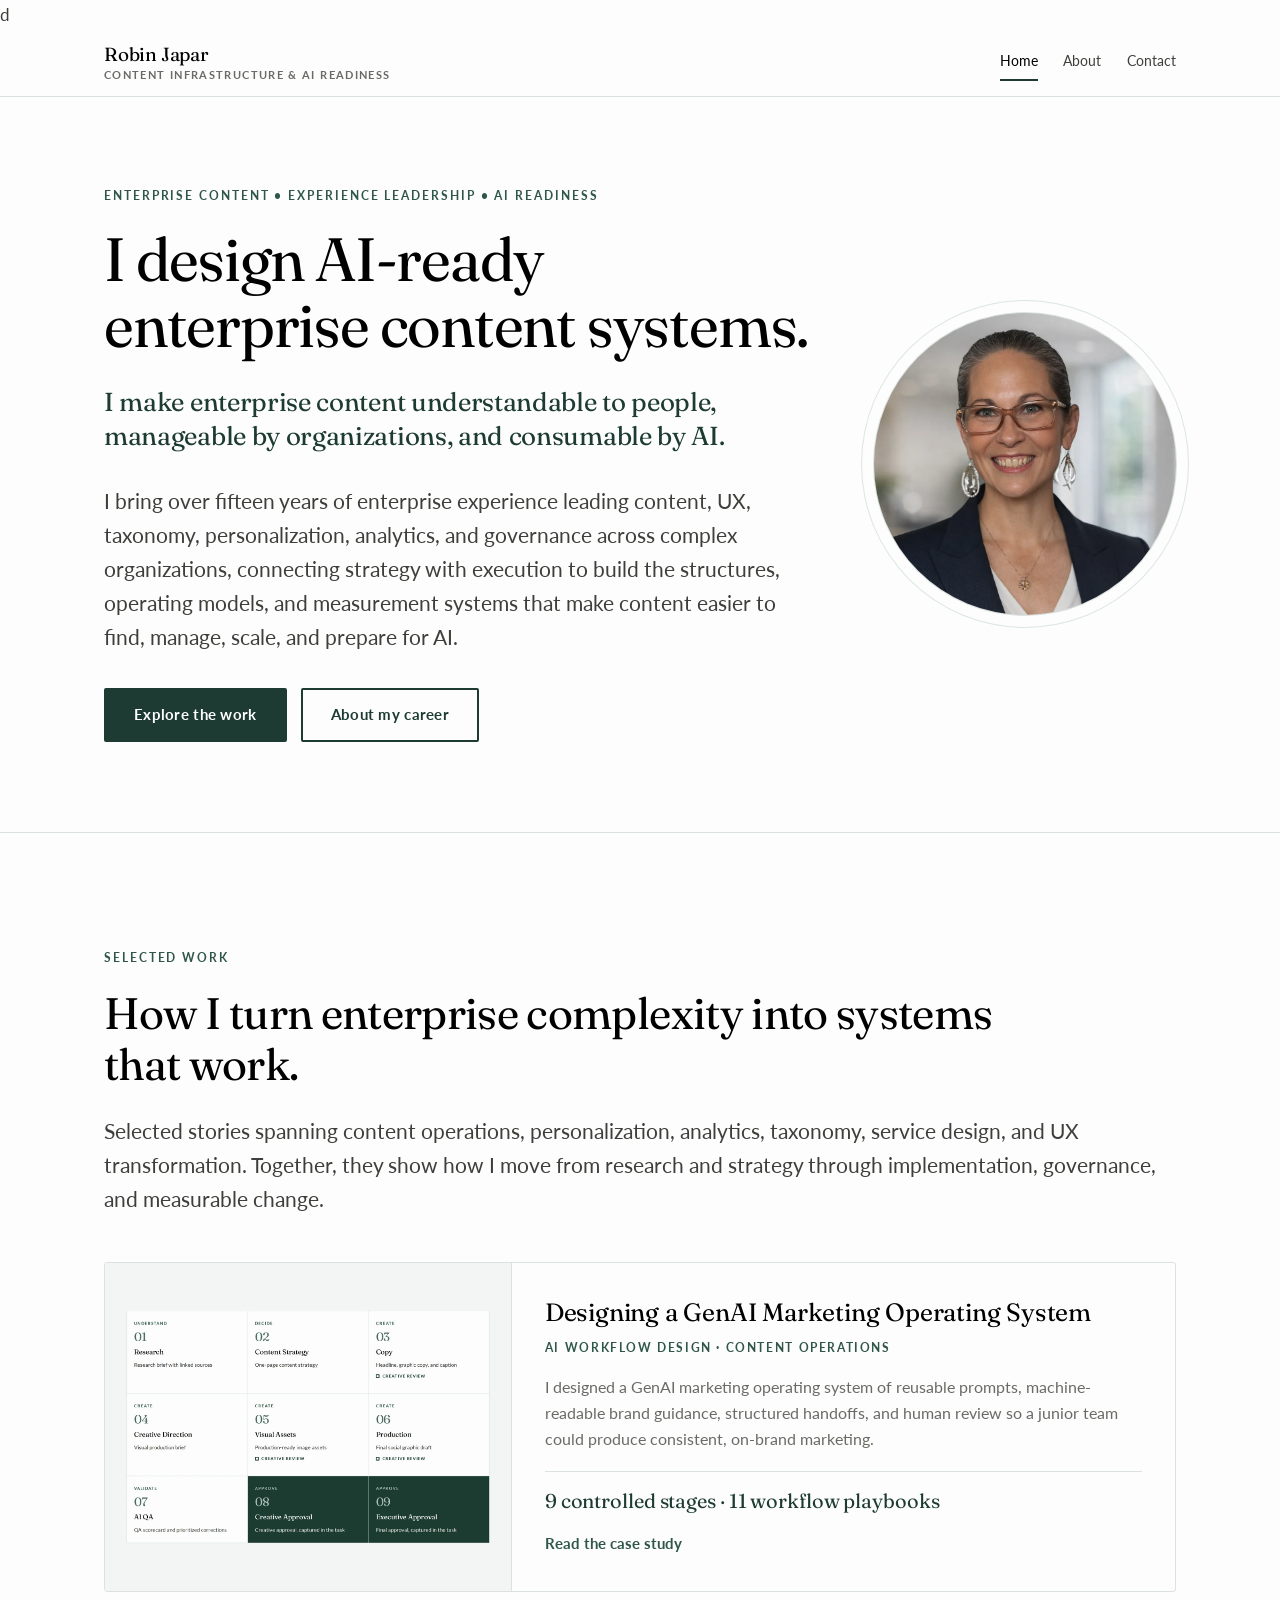
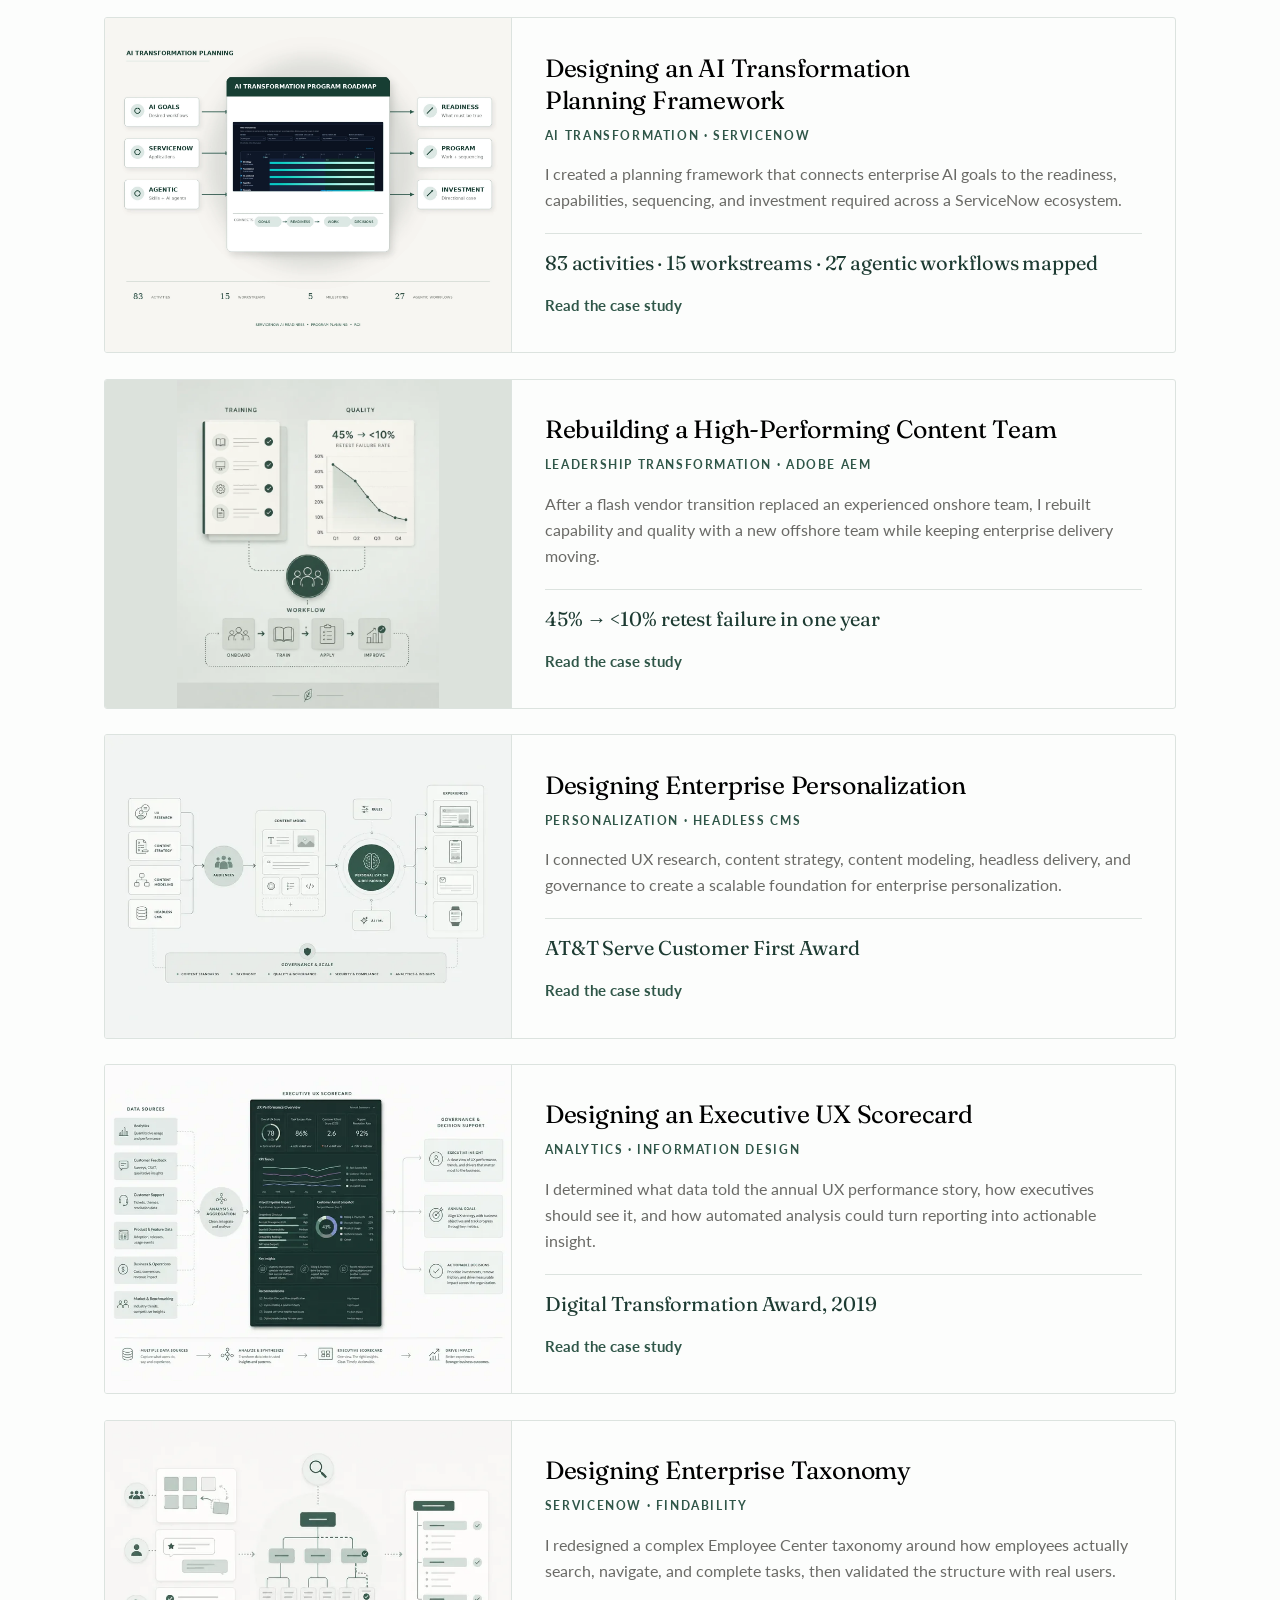
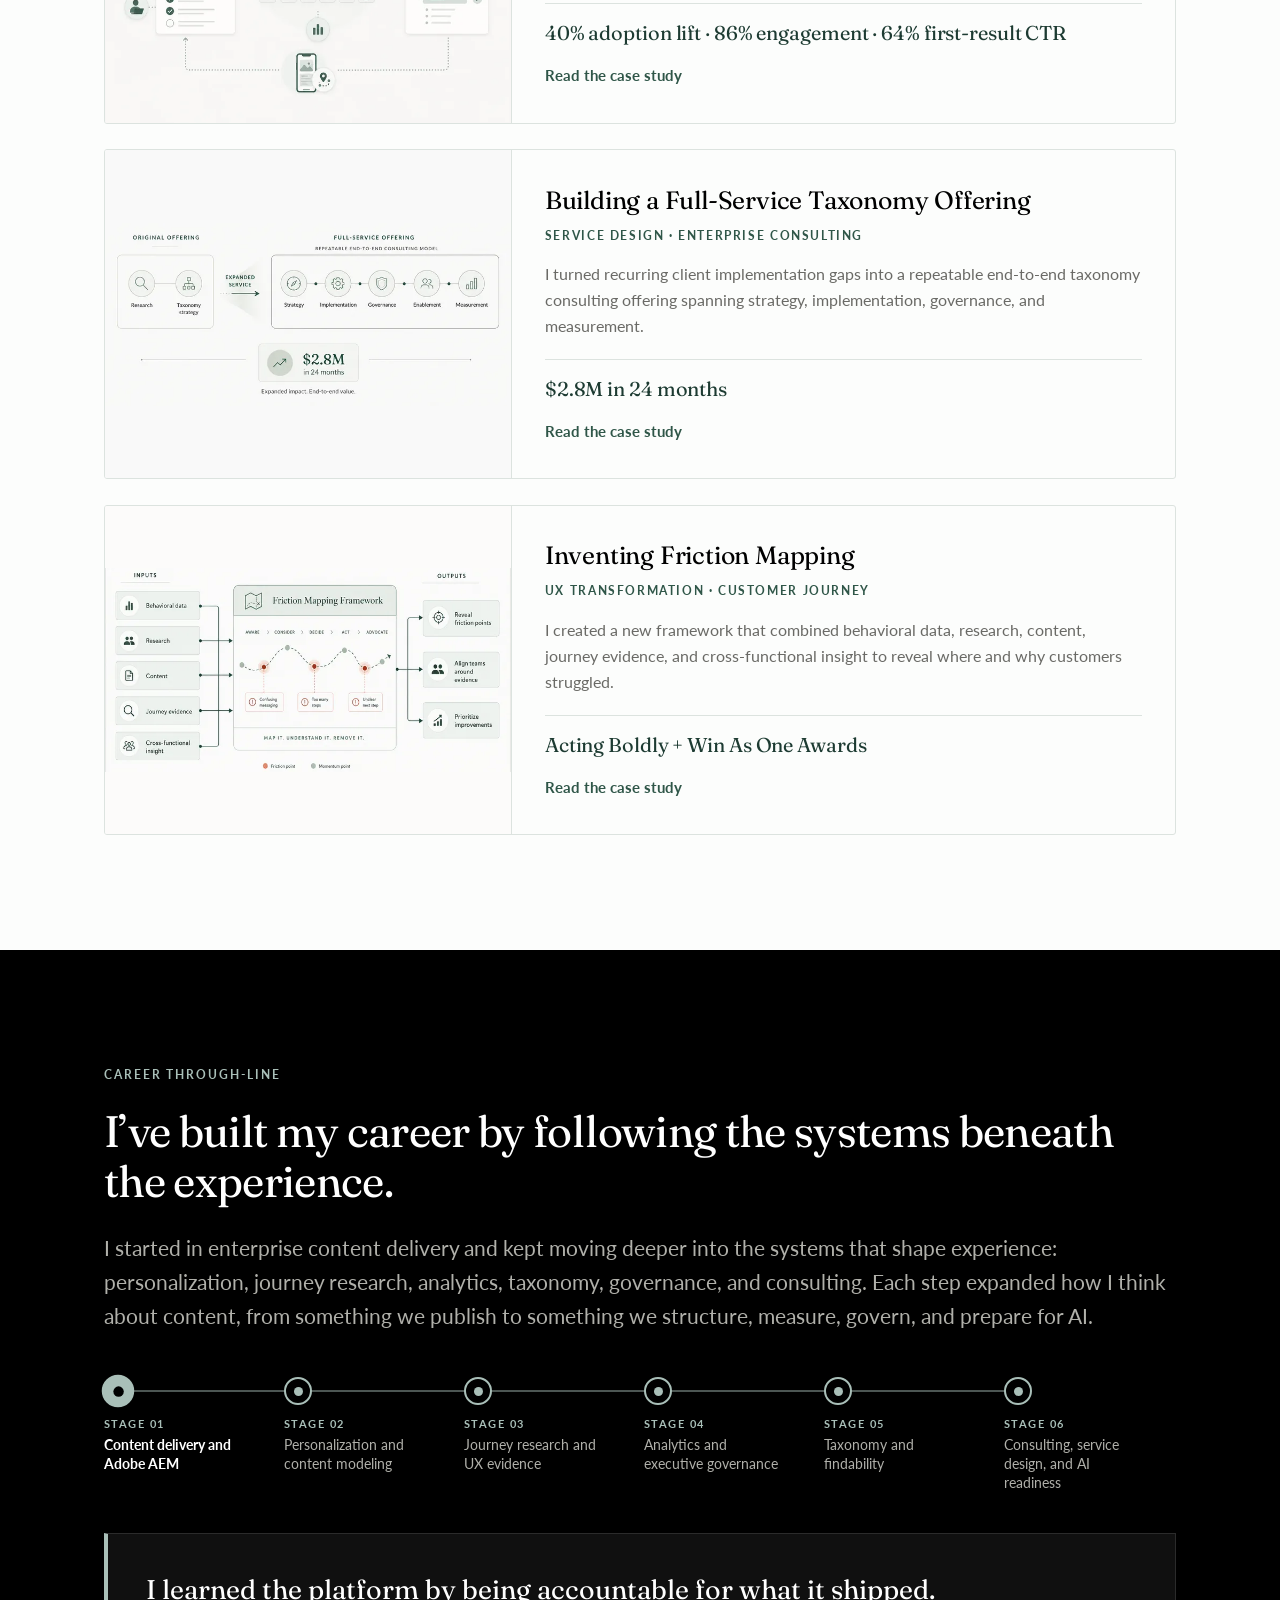
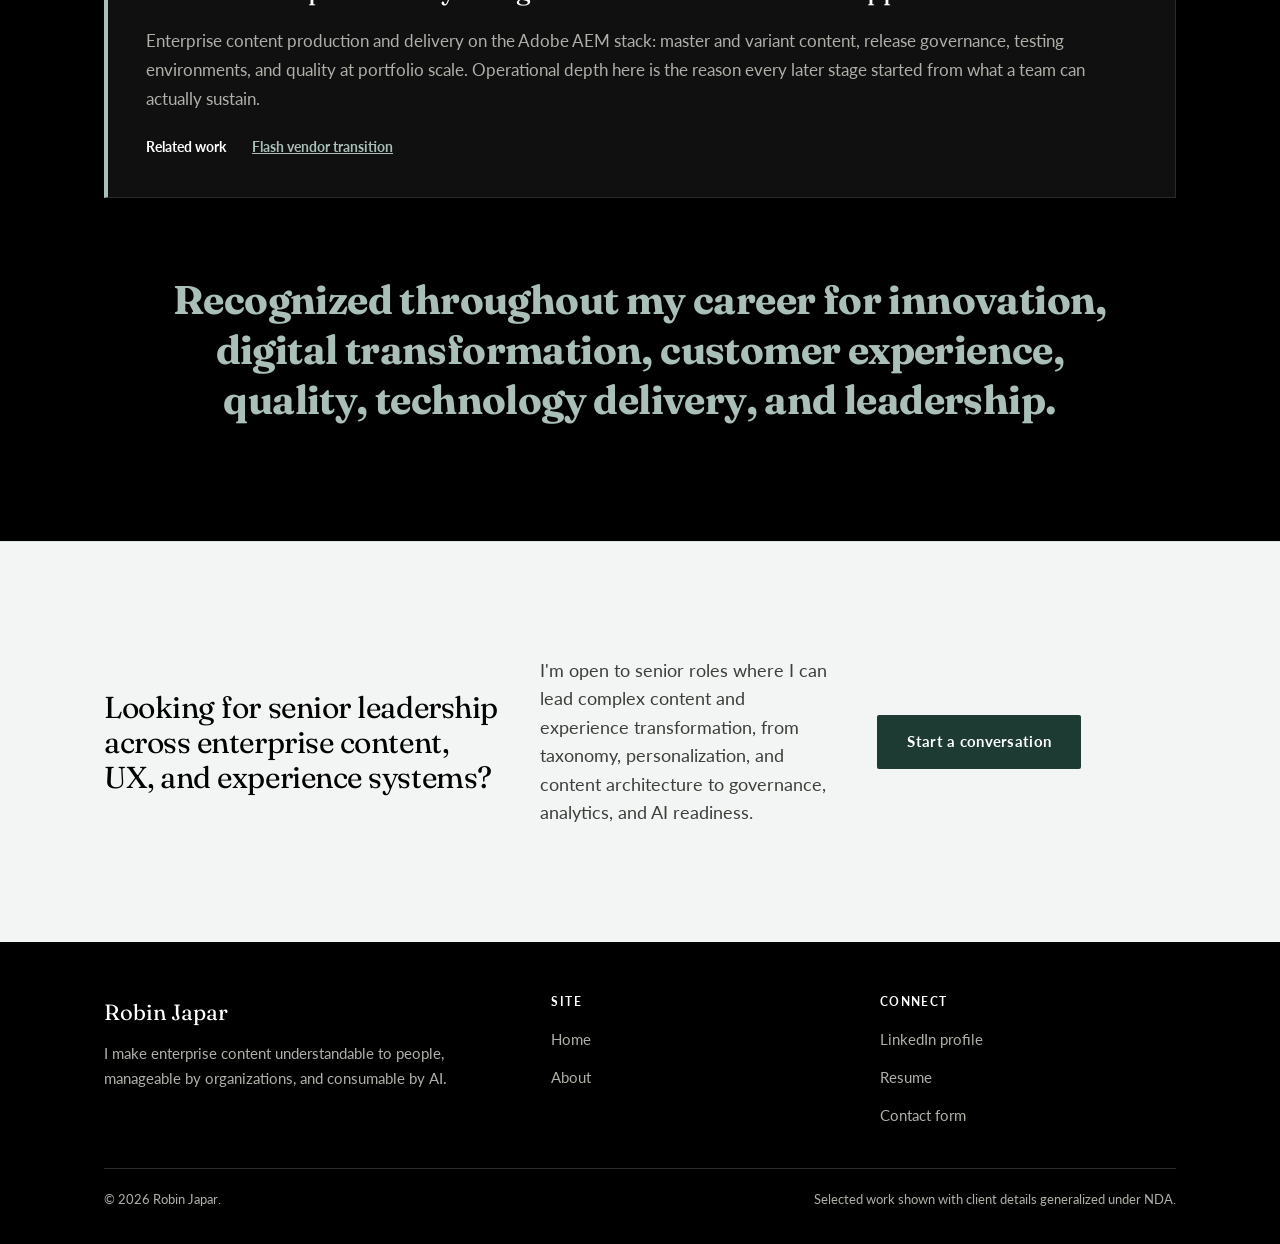
<file: index.html>
d<!DOCTYPE html>
<html lang="en">
<head>
<meta charset="utf-8">
<meta name="viewport" content="width=device-width, initial-scale=1">
<title>Robin Japar | Enterprise content, UX, and AI readiness</title>
<meta name="description" content="I design AI-ready enterprise content systems. Fifteen years leading content, UX, taxonomy, personalization, analytics, and governance.">
<link rel="canonical" href="https://www.japarofcontent.com/">
<link rel="icon" href="assets/favicon.ico" sizes="any">
<link rel="icon" href="assets/favicon.svg" type="image/svg+xml">
<link rel="apple-touch-icon" href="assets/apple-touch-icon.png">
<meta name="theme-color" content="#1D3B32">
<meta name="robots" content="index, follow, max-image-preview:large, max-snippet:-1">
<meta name="author" content="Robin Japar">
<meta property="og:type" content="website">
<meta property="og:site_name" content="Robin Japar">
<meta property="og:locale" content="en_US">
<meta property="og:url" content="https://www.japarofcontent.com/">
<meta property="og:title" content="Robin Japar | Enterprise content, UX, and AI readiness">
<meta property="og:description" content="I design AI-ready enterprise content systems. Fifteen years leading content, UX, taxonomy, personalization, analytics, and governance.">
<meta property="og:image" content="https://www.japarofcontent.com/assets/social-card.jpg">
<meta property="og:image:alt" content="Robin Japar, enterprise content strategy and AI readiness">
<meta name="twitter:card" content="summary_large_image">
<meta name="twitter:title" content="Robin Japar | Enterprise content, UX, and AI readiness">
<meta name="twitter:description" content="I design AI-ready enterprise content systems. Fifteen years leading content, UX, taxonomy, personalization, analytics, and governance.">
<meta name="twitter:image" content="https://www.japarofcontent.com/assets/social-card.jpg">
<script type="application/ld+json">
{
  "@context": "https://schema.org",
  "@graph": [
    {
      "@type": "Person",
      "@id": "https://www.japarofcontent.com/#robin",
      "name": "Robin Japar",
      "jobTitle": "Enterprise content strategy, experience architecture, and AI readiness leader",
      "url": "https://www.japarofcontent.com/",
      "sameAs": [
        "https://www.linkedin.com/in/robin-japar"
      ],
      "knowsAbout": [
        "Enterprise content strategy",
        "Content design",
        "Taxonomy",
        "Information architecture",
        "Content modeling",
        "Headless CMS",
        "Adobe Experience Manager",
        "ServiceNow Employee Center",
        "Personalization",
        "UX research",
        "Customer journey analysis",
        "Content governance",
        "AI readiness",
        "Service design"
      ]
    },
    {
      "@type": "WebSite",
      "@id": "https://www.japarofcontent.com/#site",
      "url": "https://www.japarofcontent.com/",
      "name": "Robin Japar",
      "publisher": {
        "@id": "https://www.japarofcontent.com/#robin"
      }
    }
  ]
}
</script>
<link rel="preconnect" href="https://fonts.googleapis.com">
<link rel="preconnect" href="https://fonts.gstatic.com" crossorigin>
<link href="https://fonts.googleapis.com/css2?family=Fraunces:opsz,wght@9..144,300..700&family=Lato:wght@300;400;700&display=swap" rel="stylesheet">
<style>
/* ==========================================================================
   ROBIN JAPAR PORTFOLIO / SHARED SYSTEM
   Ported from the live site stylesheet so the rebuild inherits the existing
   brand rather than approximating it. Tokens, base type, masthead, buttons,
   portrait, proof bar, progression track, work cards, footer, and contact
   modal are unchanged from the source. Additions are marked NEW.
   Self-contained static page. Styles are inline; edit them here.
   ========================================================================== */

/* ---------- tokens (from the Wix site theme) ---------- */
:root{
  --paper:#FCFDFC;
  --paper-alt:#F2F5F3;
  --black:#000000;
  --black-soft:#101010;
  --rule:#DCE3DF;
  --rule-dark:#2B2B2B;
  --ink:#000000;
  --body:#3E3E3B;
  --muted:#6A6A66;
  --on-black:#EDEDE9;
  --on-black-mute:#B0B0AA;

  --forest-900:#0F2019;
  --forest-800:#163026;
  --forest:#1D3B32;
  --forest-600:#2F5648;
  --green-mid:#4A6C5E;
  --sage:#A9BFB8;
  --sage-100:#DCE6E2;
  --tint:#E6EBE8;
  --band:#F2F5F3;

  --font-display:"Fraunces",Georgia,"Times New Roman",serif;
  --font-body:"Lato",-apple-system,BlinkMacSystemFont,"Segoe UI",sans-serif;

  --shell:1200px;
  --gut:clamp(20px,5vw,64px);
  --sec:clamp(64px,9vw,120px);
}

*,*::before,*::after{box-sizing:border-box}
html{-webkit-text-size-adjust:100%}
body{
  margin:0;background:var(--paper);color:var(--body);
  font-family:var(--font-body);font-size:17px;font-weight:400;line-height:1.72;
  -webkit-font-smoothing:antialiased;overflow-x:hidden;
}
img{max-width:100%;display:block;height:auto}
h1,h2,h3,h4{font-family:var(--font-display);color:var(--ink);font-weight:400;margin:0;text-wrap:balance}
h1{font-size:clamp(35px,5.4vw,64px);line-height:1.08;letter-spacing:-.02em}
h2{font-size:clamp(28px,3.7vw,44px);line-height:1.15;letter-spacing:-.015em}
h3{font-size:clamp(20px,2.1vw,25px);line-height:1.28;letter-spacing:-.008em}
h4{font-size:18px;line-height:1.35}
p{margin:0}
a{color:var(--forest-600)}
ul{margin:0;padding:0;list-style:none}

.shell{max-width:var(--shell);margin:0 auto;padding-inline:var(--gut)}
.section{padding-block:var(--sec)}

.skip{position:absolute;left:-9999px;top:0;background:var(--forest);color:#fff;padding:12px 20px;z-index:200}
.skip:focus{left:12px;top:12px}

.eyebrow{
  font-family:var(--font-body);font-size:12px;font-weight:700;letter-spacing:.16em;
  text-transform:uppercase;color:var(--forest-600);margin:0 0 20px;
}
.on-dark .eyebrow,.proof .eyebrow{color:var(--sage)}
.lede{font-size:clamp(18px,1.9vw,20.5px);line-height:1.66;max-width:60ch;color:var(--body);text-wrap:pretty}
.on-dark{background:var(--black);color:var(--on-black)}
.on-dark h2,.on-dark h3,.on-dark h4{color:#FFFFFF}
.on-dark .lede{color:var(--on-black-mute)}
.band{background:var(--paper-alt);border-block:1px solid var(--rule)}   /* NEW */
.body-copy{max-width:64ch}                                              /* NEW */
.body-copy p+p{margin-top:1.05em}                                       /* NEW */
.figcap{font-size:13px;line-height:1.55;color:var(--muted)}             /* NEW */
/* Section heads run the full container width. Heading and copy share the
   same right edge, and neither stops short of it. */
.sechead{display:block}                                                 /* NEW */
.sechead h2{max-width:none;text-wrap:pretty}
.sechead .lede{margin-top:24px;max-width:none}

/* ---------- header ---------- */
.masthead{position:sticky;top:0;z-index:100;background:var(--paper);border-bottom:1px solid var(--rule)}
.masthead-in{display:flex;align-items:center;justify-content:space-between;gap:20px;max-width:var(--shell);margin:0 auto;padding:14px var(--gut)}
.brand{font-family:var(--font-display);font-size:19px;color:var(--ink);text-decoration:none;letter-spacing:-.01em;line-height:1.2}
.brand span{display:block;font-family:var(--font-body);font-size:10.5px;font-weight:700;letter-spacing:.13em;text-transform:uppercase;color:var(--muted);margin-top:3px}
.mainnav{display:flex;align-items:center;gap:clamp(14px,2vw,28px)}
.mainnav a,.mainnav button{font-family:var(--font-body);font-size:14px;color:var(--body);text-decoration:none;padding:6px 0;border:0;border-bottom:2px solid transparent;background:none;cursor:pointer;line-height:inherit}
.mainnav a:hover,.mainnav button:hover,.mainnav a:focus-visible,.mainnav button:focus-visible{color:var(--forest-600);border-bottom-color:var(--sage)}
.mainnav a[aria-current="page"]{color:var(--ink);border-bottom-color:var(--forest)}
.navtoggle{display:none;background:none;border:1px solid var(--rule);border-radius:4px;padding:9px 13px;font-family:var(--font-body);font-size:13px;color:var(--ink);cursor:pointer}

/* ---------- buttons ---------- */
.btn{
  display:inline-block;font-family:var(--font-body);font-size:14.5px;font-weight:700;
  cursor:pointer;line-height:1.5;text-align:center;-webkit-appearance:none;appearance:none;
  letter-spacing:.02em;text-decoration:none;padding:14px 28px;border-radius:2px;
  border:2px solid var(--forest);background:var(--forest);color:#fff;
  transition:background .18s ease-out,color .18s,border-color .18s,transform .18s ease-out;
}
.btn:hover,.btn:focus-visible{background:#fff;border-color:var(--forest);color:var(--forest);transform:translateY(-2px)}
.btn:active{transform:translateY(0)}
.btn.alt{background:transparent;color:var(--forest);border-color:var(--forest)}
.btn.alt:hover,.btn.alt:focus-visible{background:var(--forest);border-color:var(--forest);color:#fff;transform:translateY(-2px)}
.on-dark .btn{background:var(--paper);border-color:var(--paper);color:var(--black)}
.on-dark .btn:hover,.on-dark .btn:focus-visible{background:transparent;border-color:var(--paper);color:var(--paper);transform:translateY(-2px)}
.on-dark .btn.alt{background:transparent;color:var(--paper);border-color:var(--sage)}
.on-dark .btn.alt:hover,.on-dark .btn.alt:focus-visible{background:var(--paper);border-color:var(--paper);color:var(--black);transform:translateY(-2px)}
.btnrow{display:flex;flex-wrap:wrap;gap:14px;margin-top:34px}

a:focus-visible,button:focus-visible,[tabindex]:focus-visible{outline:3px solid var(--forest-600);outline-offset:3px}
.on-dark a:focus-visible,.on-dark button:focus-visible{outline-color:var(--sage)}

/* ---------- portrait ----------
   A circle, deliberately the only curve on a page built from rules and
   rectangles. The sage ring keeps it from reading as a generic avatar. */
.portrait{display:flex;align-items:center;justify-content:center;margin:0}
.portrait img{
  width:100%;max-width:340px;aspect-ratio:1;border-radius:50%;
  object-fit:cover;object-position:50% 50%;background:var(--sage-100);
  box-shadow:0 0 0 1px var(--rule), 0 0 0 12px var(--paper), 0 0 0 13px var(--sage-100);
}
@media (max-width:940px){.portrait{justify-content:flex-start}.portrait img{max-width:280px}}

/* ---------- proof bar ---------- */
.proof{background:var(--black);color:var(--on-black)}
.proof-grid{display:grid;grid-template-columns:repeat(3,1fr);gap:1px;background:var(--rule-dark)}
.metric{background:var(--black);padding:clamp(26px,3.4vw,38px) clamp(16px,2.2vw,28px);display:block;text-decoration:none}
.metric .val{font-family:var(--font-display);font-size:clamp(30px,3.4vw,42px);line-height:1.02;color:#FFFFFF;font-weight:300;letter-spacing:-.02em;display:block}
.metric .lbl{font-size:14px;line-height:1.6;color:var(--on-black-mute);margin-top:14px;max-width:32ch}
.metric .src{display:block;margin-top:13px;font-size:11px;letter-spacing:.12em;text-transform:uppercase;color:var(--sage)}  /* NEW */
a.metric{transition:background .18s}                                     /* NEW */
a.metric:hover{background:var(--black-soft)}                             /* NEW */
a.metric:hover .src{color:#fff;text-decoration:underline}                /* NEW */

/* ---------- progression track ---------- */
.track{position:relative;margin-top:44px}
.track-nodes{position:relative;display:grid;grid-template-columns:repeat(6,1fr);gap:8px}
.tnode{
  background:none;border:0;padding:0 6px 0 0;text-align:left;cursor:pointer;font-family:var(--font-body);
  display:grid;align-content:start;justify-items:start;width:100%;position:relative;
}
.tnode::before{content:"";position:absolute;left:14px;right:-22px;top:13px;height:2px;background:var(--sage);z-index:0}
.tnode:last-child::before{display:none}
.tdot{position:relative;z-index:1;width:28px;height:28px;border-radius:50%;background:var(--paper);border:2px solid var(--green-mid);display:grid;place-items:center;transition:transform .18s ease-out,border-color .18s,border-width .18s,background .18s}
.tdot i{width:9px;height:9px;border-radius:50%;background:var(--green-mid);display:block;transition:transform .18s ease-out,background .18s;font-style:normal}
.tnode:hover .tlabel,.tnode:focus-visible .tlabel{color:var(--ink)}
.tnode:hover .tdot,.tnode:focus-visible .tdot{transform:scale(1.18);border-color:var(--forest);border-width:3px}
.tnode:hover .tdot i,.tnode:focus-visible .tdot i{background:var(--forest);transform:scale(1.15)}
.tnode.is-open .tdot{border-color:var(--forest);background:var(--forest);transform:scale(1.16)}
.tnode.is-open .tdot i{background:var(--tint)}
.tstage{font-size:11px;font-weight:700;letter-spacing:.13em;text-transform:uppercase;color:var(--forest-600);display:block;margin-top:12px}
.tlabel{font-size:13.5px;line-height:1.4;color:var(--muted);margin-top:6px;max-width:17ch;display:block;min-height:2.8em}
.tnode.is-open .tlabel{color:var(--ink);font-weight:700}
.panel[hidden]{display:none}
.panel{margin-top:40px;background:var(--band);border:1px solid var(--rule);border-left:4px solid var(--forest);padding:clamp(24px,3.4vw,38px)}
.panel .quote{font-family:var(--font-display);font-size:clamp(20px,2.5vw,27px);line-height:1.34;color:var(--ink);text-wrap:pretty}
.panel .proofpt{margin-top:18px;text-wrap:pretty}
.panel .meta{display:flex;flex-wrap:wrap;gap:10px 26px;margin-top:22px;font-size:13.5px;color:var(--muted)}
.panel .meta b{color:var(--ink);font-weight:700}
.panel .meta a{font-weight:700}

/* ---------- work cards ---------- */
.wcard{display:flex;flex-direction:column;border:1px solid var(--rule);border-radius:3px;overflow:hidden;background:var(--paper);transition:border-color .2s,transform .2s ease-out}
.wcard:hover{border-color:var(--sage);transform:translateY(-2px)}
.wthumb{aspect-ratio:16/10;background:var(--sage-100);position:relative;border-bottom:1px solid var(--rule);overflow:hidden}
.wthumb img{width:100%;height:100%;object-fit:cover;position:absolute;inset:0;z-index:1}
.wbody{padding:clamp(20px,2.4vw,26px);display:flex;flex-direction:column;flex:1}
.wtag{font-size:11px;font-weight:700;letter-spacing:.13em;text-transform:uppercase;color:var(--forest-600)}
.wcard h3{margin-top:12px;font-size:21px}
.wcard h3 a{color:inherit;text-decoration:none}
.wcard:hover h3 a{text-decoration:underline;text-decoration-color:var(--sage);text-underline-offset:4px}
.wsum{margin-top:12px;font-size:15.5px;line-height:1.62;color:var(--muted)}          /* NEW */
.wfields{margin-top:18px;border-top:1px solid var(--rule);padding-top:16px;display:grid;gap:11px}
.field{display:grid;grid-template-columns:88px minmax(0,1fr);gap:12px;font-size:14px;line-height:1.55}
.field dt{font-weight:700;color:var(--ink);font-size:11.5px;letter-spacing:.09em;text-transform:uppercase;padding-top:2px}
.field dd{margin:0;color:var(--muted)}
.wai{margin-top:16px;background:var(--tint);border-left:3px solid var(--green-mid);padding:13px 15px;font-size:14px;line-height:1.6;color:var(--forest-800)}
.wai b{display:block;font-size:11px;letter-spacing:.11em;text-transform:uppercase;margin-bottom:5px;color:var(--forest)}
.wlink{margin-top:auto;padding-top:20px;font-size:14.5px;font-weight:700;color:var(--forest-600);text-decoration:none;display:inline-block}
.wcard:hover .wlink{text-decoration:underline}

/* NEW: honest placeholder for thumbs awaiting a real artifact screenshot */
.ph{
  position:absolute;inset:0;z-index:0;display:flex;flex-direction:column;align-items:center;justify-content:center;gap:8px;
  background:var(--sage-100);color:var(--forest);text-align:center;padding:22px;
  font-family:var(--font-body);font-size:13px;line-height:1.55;
}
.ph[hidden]{display:none}
.ph strong{font-size:11px;letter-spacing:.13em;text-transform:uppercase}

/* ---------- closing ---------- */
.closing{background:var(--paper-alt);border-top:1px solid var(--rule)}
.closing-in{display:grid;grid-template-columns:1.2fr .8fr;gap:clamp(28px,5vw,64px);align-items:center}

/* ---------- footer ---------- */
.foot{background:var(--black);color:var(--on-black-mute);padding-block:52px 34px}
.foot-grid{display:grid;grid-template-columns:1.4fr 1fr 1fr;gap:32px}
.foot h4{color:#FFFFFF;font-family:var(--font-body);font-size:11.5px;letter-spacing:.13em;text-transform:uppercase;font-weight:700}
.foot ul{margin:14px 0 0}
.foot li{margin-top:9px}
.foot a,.foot .cf-linkbtn{color:var(--on-black-mute);text-decoration:none;font-size:14.5px}
.foot a:hover{color:#fff;text-decoration:underline}
.foot .sig{font-family:var(--font-display);font-size:22px;color:#FFFFFF}
.foot .tag{font-size:14.5px;margin-top:10px;max-width:40ch;color:var(--on-black-mute)}
.foot-base{border-top:1px solid var(--rule-dark);margin-top:38px;padding-top:20px;font-size:12.5px;display:flex;flex-wrap:wrap;gap:12px;justify-content:space-between}

/* ---------- contact modal ---------- */
.cf-backdrop{position:absolute;inset:0;background:rgba(10,14,12,.62);z-index:300;display:none}
.cf-backdrop[data-open="true"]{display:block}
.cf-dialog{
  position:absolute;left:50%;transform:translateX(-50%);width:min(620px,calc(100vw - 32px));
  background:var(--paper);border:1px solid var(--rule);border-radius:4px;z-index:301;
  box-shadow:0 24px 70px rgba(10,14,12,.28);
}
.cf-head{display:flex;justify-content:space-between;align-items:flex-start;gap:18px;padding:26px 28px 0}
.cf-head h2{font-size:26px}
.cf-head p{font-size:15px;color:var(--muted);margin-top:9px;max-width:46ch}
.cf-close{background:none;border:1px solid var(--rule);border-radius:3px;width:34px;height:34px;flex:0 0 34px;cursor:pointer;color:var(--body);font-size:17px;line-height:1;display:grid;place-items:center}
.cf-close:hover{border-color:var(--forest);color:var(--forest)}
.cf-body{padding:22px 28px 28px}
.cf-row{display:grid;grid-template-columns:1fr 1fr;gap:14px}
.cf-field{margin-top:16px;display:block}
.cf-field label{display:block;font-size:12px;font-weight:700;letter-spacing:.09em;text-transform:uppercase;color:var(--ink);margin-bottom:7px}
.cf-field .opt{color:var(--muted);font-weight:400;letter-spacing:0;text-transform:none;font-size:12.5px}
.cf-field input,.cf-field select,.cf-field textarea{
  width:100%;font-family:var(--font-body);font-size:15.5px;color:var(--ink);background:var(--paper);
  border:1px solid var(--rule);border-radius:3px;padding:11px 12px;line-height:1.5;
}
.cf-field textarea{min-height:112px;resize:vertical}
.cf-field input:focus,.cf-field select:focus,.cf-field textarea:focus{outline:3px solid var(--forest-600);outline-offset:1px;border-color:var(--forest-600)}
.cf-field input[aria-invalid="true"],.cf-field textarea[aria-invalid="true"],.cf-field select[aria-invalid="true"]{border-color:#8C2F2F}
.cf-err{display:block;font-size:13px;color:#8C2F2F;margin-top:6px;min-height:0}
.cf-hp{position:absolute;left:-9999px;width:1px;height:1px;overflow:hidden}
.cf-actions{display:flex;flex-wrap:wrap;gap:12px;align-items:center;margin-top:24px;padding-top:20px;border-top:1px solid var(--rule)}
.cf-note{font-size:13px;color:var(--muted);margin-top:14px}
.cf-status{padding:14px 16px;border-radius:3px;font-size:15px;line-height:1.6;margin-top:18px}
.cf-status.ok{background:var(--tint);border-left:3px solid var(--forest);color:var(--forest-800)}
.cf-status.bad{background:#F7ECEC;border-left:3px solid #8C2F2F;color:#6B2020}
.cf-linkbtn{background:none;border:0;padding:0;font:inherit;color:var(--sage);cursor:pointer;text-decoration:none}
.cf-linkbtn:hover{color:#fff;text-decoration:underline}

/* ---------- responsive ---------- */
@media (max-width:1040px){
  .proof-grid{grid-template-columns:repeat(3,1fr)}
}
@media (max-width:980px){
  .foot-grid{grid-template-columns:1fr 1fr}
  .closing-in{grid-template-columns:1fr}
  .track-nodes{grid-template-columns:repeat(3,1fr);gap:26px 8px}
  .tnode:nth-child(3)::before{display:none}
}
@media (max-width:860px){
  .mainnav{display:none;position:absolute;top:100%;left:0;right:0;background:var(--paper);border-bottom:1px solid var(--rule);flex-direction:column;align-items:stretch;gap:0;padding:6px var(--gut) 16px}
  .mainnav.open{display:flex}
  .mainnav a,.mainnav button{padding:12px 0;border-bottom:1px solid var(--rule);text-align:left;width:100%}
  .masthead-in{position:relative}
  .navtoggle{display:inline-block}
  .proof-grid{grid-template-columns:repeat(2,1fr)}
}
@media (max-width:620px){
  .foot-grid{grid-template-columns:1fr}
  .proof-grid{grid-template-columns:1fr}
  /* Accordion below this width. As a grid of tappable nodes with one shared
     panel underneath, tapping stage 05 or 06 changed a panel that was off
     screen, so nothing appeared to happen. One column, and the script moves
     the panel directly beneath the open node. */
  .track-nodes{grid-template-columns:1fr;gap:0}
  .tnode::before{display:none}
  .tnode{
    grid-template-columns:1fr auto;column-gap:14px;row-gap:2px;
    align-items:center;padding:16px 0;border-top:1px solid var(--rule);
  }
  /* the timeline dot belongs to the horizontal track; as an accordion the
     familiar affordance is a chevron, so the dot is hidden and replaced */
  .tnode .tdot{display:none}
  .tnode .tstage{grid-column:1;grid-row:1;margin-top:0}
  /* 17ch and the 2.8em floor exist to keep the six desktop timeline labels the
     same width and height. In a full-width accordion row they only force the
     text to wrap early and reserve a second line it may not need. */
  .tnode .tlabel{grid-column:1;grid-row:2;max-width:none;min-height:0}
  .tnode::after{
    content:"";grid-column:2;grid-row:1 / span 2;align-self:center;
    width:9px;height:9px;margin-right:6px;
    border-right:2px solid var(--forest-600);border-bottom:2px solid var(--forest-600);
    transform:translateY(-3px) rotate(45deg);
    transition:transform .22s ease,border-color .22s ease;
  }
  .tnode.is-open::after{transform:translateY(2px) rotate(-135deg)}
  .track-nodes > .panel{grid-column:1 / -1;margin:0 0 6px}
  .cf-row{grid-template-columns:1fr}
  .cf-head,.cf-body{padding-left:20px;padding-right:20px}
}
@media (prefers-reduced-motion:reduce){
  *,*::before,*::after{animation-duration:.001ms!important;transition-duration:.001ms!important;scroll-behavior:auto!important}
  .btn:hover,.wcard:hover{transform:none}
}

/* ==========================================================================
   CASE STUDY LAYER
   Ported from the live case-study stylesheet. Shared by all six work stories.
   ========================================================================== */
:root{--d1:#DCE6E2;--d2:#A9BFB8;--d3:#4A6C5E;--d4:#1D3B32}

.crumbs{font-size:13px;color:var(--muted);padding-top:26px}
.crumbs a{color:var(--muted);text-decoration:none;border-bottom:1px solid var(--rule)}
.crumbs a:hover{color:var(--forest-600);border-bottom-color:var(--forest-600)}
.crumbs span{margin:0 8px;color:var(--rule)}

.case-hero{background:var(--paper-alt);border-bottom:1px solid var(--rule)}
.case-hero .inner{
  padding-block:clamp(28px,3.5vw,44px) clamp(46px,6vw,72px);
  display:grid;grid-template-columns:minmax(0,1.25fr) minmax(280px,.75fr);
  gap:clamp(28px,4vw,64px);align-items:center;
}
.case-hero h1{margin-top:8px;font-size:clamp(30px,3.5vw,45px);hyphens:none;text-wrap:pretty}
.brief{margin-top:26px;font-size:18px;line-height:1.62;color:var(--body);text-wrap:pretty}
.brief b{display:block;font-family:var(--font-body);font-size:11.5px;font-weight:700;letter-spacing:.14em;text-transform:uppercase;color:var(--forest-600);margin-bottom:9px}
.jump{margin-top:30px}
.jump a{display:inline-flex;align-items:center;gap:9px;font-size:15px;font-weight:700;color:var(--forest);text-decoration:none;padding-bottom:4px;border-bottom:2px solid var(--forest);transition:color .18s,border-color .18s}
.jump a span{font-size:15px;transition:transform .18s ease-out}
.jump a:hover,.jump a:focus-visible{color:var(--green-mid);border-bottom-color:var(--green-mid)}
.jump a:hover span{transform:translateY(3px)}

/* the credibility asset earns the second column of the hero */
.proofcard{
  display:block;align-self:center;background:var(--paper);border:1px solid var(--rule);border-top:3px solid var(--forest);
  border-radius:3px;padding:24px 26px 22px;text-decoration:none;
  transition:border-color .18s,transform .18s ease-out;
}
.proofcard:hover,.proofcard:focus-visible{border-color:var(--forest);transform:translateY(-2px)}
.pc-k{display:block;font-size:10.5px;font-weight:700;letter-spacing:.14em;text-transform:uppercase;color:var(--green-mid)}
.pc-h{display:block;margin-top:10px;font-family:var(--font-display);font-size:23px;line-height:1.2;color:var(--ink)}
.pc-b{display:block;margin-top:12px;font-size:14.5px;line-height:1.58;color:var(--muted)}
.pc-m{display:block;margin-top:16px;padding-top:14px;border-top:1px solid var(--rule);
  font-size:12.5px;font-weight:700;letter-spacing:.05em;color:var(--forest-600)}

.metriccard{background:var(--black);border-radius:3px;padding:28px 30px 26px;align-self:center}
.mc-n{display:block;font-family:var(--font-display);font-size:clamp(40px,4.6vw,58px);line-height:1;color:var(--paper);letter-spacing:-.02em}
.mc-k{display:block;margin-top:14px;font-size:11px;font-weight:700;letter-spacing:.14em;text-transform:uppercase;color:var(--sage)}
.mc-b{display:block;margin-top:12px;font-size:14.5px;line-height:1.58;color:var(--on-black-mute)}
.mc-m{display:block;margin-top:16px;padding-top:14px;border-top:1px solid var(--rule-dark);font-size:12.5px;letter-spacing:.04em;color:var(--sage)}

/* executive snapshot */
.snap{border:1px solid var(--rule);background:var(--paper);border-radius:3px;overflow:hidden}
.snap-h{padding:17px 24px;background:var(--black);font-family:var(--font-body);font-size:11.5px;font-weight:700;letter-spacing:.14em;text-transform:uppercase;color:var(--sage)}
.facts{display:grid;grid-template-columns:repeat(4,minmax(0,1fr));gap:1px;background:var(--rule)}
.fact{background:var(--paper);padding:20px 24px}
.fact dt{font-size:11px;font-weight:700;letter-spacing:.12em;text-transform:uppercase;color:var(--muted);margin-bottom:9px}
.fact dd{margin:0;font-family:var(--font-display);font-size:19px;line-height:1.28;color:var(--ink)}
.stackrow{padding:18px 24px;border-top:1px solid var(--rule);display:flex;flex-wrap:wrap;align-items:center;gap:8px}
.stackrow .lbl{flex:0 0 100%;margin-bottom:2px;font-size:11px;font-weight:700;letter-spacing:.12em;text-transform:uppercase;color:var(--muted)}
.stackrow ul{display:contents}
.stackrow li{font-size:13.5px;background:var(--tint);color:var(--forest-800);padding:5px 11px;border-radius:2px}
.flow{display:grid;grid-template-columns:1fr 30px 1fr 30px 1fr;align-items:stretch;border-top:1px solid var(--rule);background:var(--rule);gap:1px}
.flow-cell{background:var(--paper-alt);padding:22px 24px}
.flow-cell .k{font-size:11px;font-weight:700;letter-spacing:.12em;text-transform:uppercase;color:var(--forest-600);margin-bottom:10px}
.flow-cell p{font-size:15.5px;line-height:1.58;color:var(--ink);margin:0}
.flow-cell.end{background:var(--black)}
.flow-cell.end .k{color:var(--sage)}
.flow-cell.end p{color:var(--paper);font-family:var(--font-display);font-size:17px;line-height:1.45}
.flow-arrow{background:var(--paper-alt);display:grid;place-items:center}
.flow-arrow svg{width:14px;height:14px}
.detail{display:grid;grid-template-columns:repeat(2,minmax(0,1fr));gap:1px;background:var(--rule);border-top:1px solid var(--rule)}
.detail .cell{background:var(--paper);padding:20px 24px}
.detail .cell:last-child:nth-child(odd){grid-column:1 / -1}
.detail dt{font-size:11px;font-weight:700;letter-spacing:.12em;text-transform:uppercase;color:var(--muted);margin-bottom:8px}
.detail dd{margin:0;font-size:14.5px;line-height:1.62;color:var(--body)}

/* prose chapters */
.chap{padding-block:clamp(48px,6vw,76px)}
.chap.band{background:var(--paper-alt);border-block:1px solid var(--rule)}
.chap-grid{display:grid;grid-template-columns:minmax(0,1fr) 380px;gap:clamp(28px,4vw,58px);align-items:start}
.chap.solo .chap-grid{grid-template-columns:minmax(0,.8fr) minmax(0,1.2fr);align-items:start}
.chap .chap-head{position:sticky;top:96px}
.chap.solo h2{max-width:15ch}
.chap h2{max-width:22ch}
.chap .body{margin-top:20px;max-width:62ch;text-wrap:pretty}
.chap.solo .body{margin-top:0;max-width:60ch}
.chap.on-dark .body{color:var(--on-black-mute)}
.chap .body p+p{margin-top:16px}
.chap .body ul{margin:16px 0 0}
.chap .body li{position:relative;padding-left:20px;margin-top:10px;line-height:1.65}
.chap .body li::before{content:"";position:absolute;left:0;top:11px;width:8px;height:1px;background:var(--green-mid)}
.chap.flip .chap-grid{grid-template-columns:380px minmax(0,1fr)}
.chap.flip .chap-grid > div{order:2}
.chap.flip .chap-grid > figure{order:1}
.chap.wide .chap-grid{grid-template-columns:1fr}
.chap.wide .chap-head{position:static}

/* chapter statistics */
.chapstat{margin:30px 0 0;border-top:1px solid var(--rule)}
.chapstat > div{padding:16px 0;border-bottom:1px solid var(--rule)}
.chapstat dt{font-family:var(--font-display);font-size:34px;line-height:1;color:var(--forest);letter-spacing:-.02em}
.chapstat dd{margin:8px 0 0;font-size:14px;line-height:1.5;color:var(--muted);max-width:26ch}
.chap.on-dark .chapstat{border-top-color:var(--rule-dark)}
.chap.on-dark .chapstat > div{border-bottom-color:var(--rule-dark)}
.chap.on-dark .chapstat dt{color:var(--sage)}
.chap.on-dark .chapstat dd{color:var(--on-black-mute)}

/* stacked section head */
.stackhead{max-width:none}
.stackhead h2{max-width:none;text-wrap:pretty}
.stackhead > .lede{margin-top:24px;max-width:none}
.headrow{display:grid;grid-template-columns:minmax(0,1.25fr) minmax(240px,.75fr);gap:clamp(28px,4vw,58px);align-items:start;margin-top:24px}
.headrow .lede{margin-top:0;max-width:58ch}
.bandhead{display:block}
.bandhead h2{max-width:none;text-wrap:pretty}
.bandhead .lede,.bandhead .body{margin-top:24px;max-width:none}
.bandhead .body p+p{margin-top:16px}

/* point boxes */
.pointgrid{display:grid;grid-template-columns:repeat(auto-fit,minmax(215px,1fr));gap:14px;margin:clamp(30px,3.6vw,46px) 0 0}
.point{background:var(--paper);border:1px solid var(--rule);border-top:3px solid var(--d2);border-radius:3px;padding:20px 22px 22px;font-size:15px;line-height:1.58;color:var(--ink)}
.point b{display:block;font-size:11px;letter-spacing:.12em;text-transform:uppercase;color:var(--forest-600);margin-bottom:9px}
.point:nth-child(4n+1){border-top-color:var(--d4)}
.point:nth-child(4n+2){border-top-color:var(--d3)}
.point:nth-child(4n+3){border-top-color:var(--d2)}
.point:nth-child(4n+4){border-top-color:var(--d1)}

/* evidence figure */
.evidence{border:1px solid var(--rule);background:var(--paper);border-radius:3px;overflow:hidden}
.evidence .shot{background:var(--sage-100);position:relative;line-height:0}
.evidence .shot img{width:100%;height:auto;display:block}
.evidence figcaption{padding:14px 16px;font-size:13.5px;line-height:1.6;color:var(--muted);border-top:1px solid var(--rule)}
.evidence figcaption b{display:block;color:var(--ink);font-size:13.5px;margin-bottom:4px}
.illus{display:inline-block;font-size:10.5px;font-weight:700;letter-spacing:.12em;text-transform:uppercase;color:var(--forest-600);background:var(--tint);padding:3px 8px;border-radius:2px;margin-bottom:10px}
.nda{display:block;margin-top:10px;padding-top:10px;border-top:1px dashed var(--rule);font-size:12.5px;color:var(--muted)}

/* method rail */
.method{display:grid;grid-template-columns:repeat(5,1fr);gap:10px;margin-top:38px;position:relative}
.mstep{position:relative;padding-top:46px}
.mstep::before{content:"";position:absolute;left:16px;right:-26px;top:15px;height:2px;background:var(--d2)}
.mstep:last-child::before{display:none}
.mstep .num{position:absolute;left:0;top:0;width:32px;height:32px;border-radius:50%;background:var(--forest);color:#fff;display:grid;place-items:center;font-size:13px;font-weight:700;z-index:1}
.mstep h3{margin:0;font-size:16px;line-height:1.3;font-family:var(--font-display);font-weight:400}
.mstep p{margin-top:10px;font-size:13.5px;line-height:1.6;color:var(--muted)}

/* outcomes */
.results{display:grid;grid-template-columns:repeat(2,minmax(0,1fr));gap:1px;background:var(--rule);border:1px solid var(--rule);margin-top:36px}
.result{background:var(--paper);padding:26px 28px 28px}
.result h3{font-family:var(--font-body);font-size:11.5px;font-weight:700;letter-spacing:.13em;text-transform:uppercase;color:var(--forest-600)}
.ritem{margin-top:16px;padding-top:16px;border-top:1px solid var(--rule)}
.result h3 + .ritem{border-top:0;padding-top:0;margin-top:14px}
.rt{font-size:15.5px;font-weight:700;color:var(--ink);line-height:1.35;margin:0}
.rd{font-size:14.5px;line-height:1.6;color:var(--muted);margin:6px 0 0}
.result:nth-child(1){border-top:3px solid var(--d4)}
.result:nth-child(2){border-top:3px solid var(--d3)}
.result:nth-child(3){border-top:3px solid var(--d2)}
.result:nth-child(4){border-top:3px solid var(--d1)}

/* recognition and external validation */
.awards{display:grid;grid-template-columns:repeat(2,minmax(0,1fr));gap:20px;margin-top:32px}
.award{border:1px solid var(--rule);border-left:3px solid var(--green-mid);padding:20px 22px;background:var(--paper)}
.award .nm{font-family:var(--font-display);font-size:19px;color:var(--ink)}
.award .yr{font-size:12px;letter-spacing:.1em;text-transform:uppercase;color:var(--muted);margin-top:6px}
.award p{margin-top:11px;font-size:15px;line-height:1.6;color:var(--muted)}

/* related work */
.related{display:grid;grid-template-columns:repeat(2,minmax(0,1fr));gap:24px;margin-top:32px}
.relcard{display:block;border-top:2px solid var(--rule);padding-top:20px;text-decoration:none;color:inherit;transition:border-color .2s}
.relcard:hover{border-top-color:var(--forest)}
.relcard .rk{font-size:11px;font-weight:700;letter-spacing:.13em;text-transform:uppercase;color:var(--muted)}
.relcard h3{margin-top:12px;font-size:21px}
.relcard:hover h3{text-decoration:underline;text-decoration-color:var(--sage);text-underline-offset:4px}
.relcard p{margin-top:12px;font-size:14.5px;line-height:1.6;color:var(--muted);max-width:42ch}

.sr-only{position:absolute;width:1px;height:1px;overflow:hidden;clip:rect(0 0 0 0);white-space:nowrap}

@media (max-width:900px){
  .case-hero .inner{grid-template-columns:1fr;gap:0}
  .metriccard{margin-top:30px}
  .chap-grid,.chap.flip .chap-grid,.chap.solo .chap-grid,.headrow{grid-template-columns:1fr}
  .chap .chap-head{position:static}
  .chap.solo h2{max-width:20ch}
  .chap.solo .body{margin-top:20px}
  .chap.flip .chap-grid > div,.chap.flip .chap-grid > figure{order:0}
  .results,.awards,.detail,.related{grid-template-columns:1fr}
  .facts{grid-template-columns:repeat(2,minmax(0,1fr))}
  .flow{grid-template-columns:1fr}
  .flow-arrow{padding:6px 0}
  .flow-arrow svg{transform:rotate(90deg)}
  .method{grid-template-columns:1fr;gap:0}
  .mstep{padding:0 0 26px 48px}
  .mstep::before{left:15px;right:auto;top:32px;bottom:0;width:2px;height:auto}
  .mstep .num{left:0;top:0}
}
@media (max-width:560px){
  .facts{grid-template-columns:1fr}
}

/* ---------- evidence at a readable scale, with zoom ----------
   Detailed diagrams are not shrunk into a sidebar. The figure column
   carries the width, and any figure can be opened full size. */
.chap.ev .chap-grid{grid-template-columns:minmax(0,.82fr) minmax(0,1.18fr)}
.chap.ev.flip .chap-grid{grid-template-columns:minmax(0,1.18fr) minmax(0,.82fr)}
.zoom{display:block;width:100%;padding:0;border:0;background:var(--sage-100);cursor:zoom-in;line-height:0;position:relative}
.zoom::after{
  content:"Click to enlarge";position:absolute;right:10px;bottom:10px;
  font-family:var(--font-body);font-size:11px;font-weight:700;letter-spacing:.1em;text-transform:uppercase;
  background:rgba(15,32,25,.82);color:var(--paper);padding:5px 9px;border-radius:2px;opacity:0;transition:opacity .18s;
}
.zoom:hover::after,.zoom:focus-visible::after{opacity:1}
.lb{position:absolute;inset:0;z-index:400;background:rgba(10,14,12,.9);display:none;padding:24px}
.lb[data-open="true"]{display:block}
.lb-inner{position:absolute;left:50%;transform:translateX(-50%);width:min(1240px,calc(100vw - 48px))}
.lb img{width:100%;height:auto;border-radius:3px;background:var(--paper)}
.lb-cap{margin-top:14px;font-size:14px;line-height:1.6;color:var(--on-black-mute);max-width:80ch}
.lb-close{
  position:absolute;right:0;top:-46px;background:none;border:1px solid rgba(236,236,233,.4);color:var(--paper);
  border-radius:3px;min-width:44px;min-height:36px;padding:6px 14px;cursor:pointer;font-family:var(--font-body);font-size:13px;
}
.lb-close:hover{border-color:var(--paper)}
@media (max-width:900px){
  .chap.ev .chap-grid,.chap.ev.flip .chap-grid{grid-template-columns:1fr}
  .lb-close{top:auto;bottom:-46px;right:50%;transform:translateX(50%)}
}

/* two or more figures in one chapter share the evidence column */
.evstack{display:grid;gap:22px;align-content:start}

/* keep hyphenated terms like AI-ready from breaking across lines */
.nb{white-space:nowrap}

/* ---------- decision trio: the three things a reader must remember ---------- */
.decisions{display:grid;grid-template-columns:repeat(3,minmax(0,1fr));gap:1px;background:var(--rule);border:1px solid var(--rule);margin-top:40px}
.decision{background:var(--paper);padding:28px 30px 30px}
.decision .n{font-family:var(--font-display);font-size:15px;color:var(--green-mid)}
.decision h3{margin-top:14px;font-size:21px}
.decision p{margin-top:12px;font-size:15.5px;line-height:1.62;color:var(--muted)}
.decision:nth-child(1){border-top:3px solid var(--d4)}
.decision:nth-child(2){border-top:3px solid var(--d3)}
.decision:nth-child(3){border-top:3px solid var(--d2)}
@media (max-width:820px){.decisions{grid-template-columns:1fr}}

/* proof pair: two artifacts, one sentence each */
.proofpair{display:grid;grid-template-columns:repeat(2,minmax(0,1fr));gap:clamp(24px,3vw,40px);margin-top:40px}
@media (max-width:820px){.proofpair{grid-template-columns:1fr}}

/* ---------- progression track and panel on dark surfaces ---------- */
.on-dark .tdot{background:var(--black);border-color:var(--sage)}
.on-dark .tdot i{background:var(--sage)}
.on-dark .tnode::before{background:rgba(169,191,184,.45)}
.on-dark .tstage{color:var(--sage)}
.on-dark .tlabel{color:var(--on-black-mute)}
.on-dark .tnode:hover .tlabel,.on-dark .tnode:focus-visible .tlabel{color:#fff}
.on-dark .tnode:hover .tdot,.on-dark .tnode:focus-visible .tdot{border-color:var(--sage-100)}
.on-dark .tnode:hover .tdot i,.on-dark .tnode:focus-visible .tdot i{background:var(--sage-100)}
.on-dark .tnode.is-open .tdot{background:var(--sage);border-color:var(--sage)}
.on-dark .tnode.is-open .tdot i{background:var(--black)}
.on-dark .tnode.is-open .tlabel{color:#fff}
/* accordion row separators on the dark career section */
@media (max-width:620px){
  .on-dark .tnode{border-top-color:var(--rule-dark)}
  .on-dark .tnode::after{border-color:var(--sage)}
  .on-dark .tnode.is-open::after{border-color:#fff}
}

.on-dark .panel{background:var(--black-soft);border-color:var(--rule-dark);border-left-color:var(--sage)}
.on-dark .panel .quote{color:#fff}
.on-dark .panel .proofpt{color:var(--on-black-mute)}
.on-dark .panel .meta{color:var(--sage)}
.on-dark .panel .meta b{color:#fff}
.on-dark .panel .meta a{color:var(--sage)}
.on-dark .panel .meta a:hover{color:#fff}


/* ==========================================================================
   HOME
   ========================================================================== */

/* hero */
.hero{background:var(--paper);border-bottom:1px solid var(--rule)}
.hero-grid{display:grid;grid-template-columns:1.4fr .6fr;gap:clamp(32px,5vw,72px);align-items:stretch;padding-block:clamp(56px,7vw,96px)}
/* Shorter headline holds two lines at full size, so it keeps the base scale.
   pretty rather than balance: balance evens the line widths and stranded
   "enterprise" on its own line at phone widths. */
.hero h1{max-width:none;text-wrap:pretty}
/* signature line: sits between the headline and the body copy, set in the
   display face so it reads as a statement rather than a first paragraph */
.hero-sig{
  margin-top:26px;font-family:var(--font-display);font-weight:400;
  font-size:clamp(19px,2.2vw,26px);line-height:1.34;letter-spacing:-.012em;
  color:var(--forest);text-wrap:pretty;
}
.hero p.lede{margin-top:30px;max-width:58ch;text-wrap:pretty}
.hero p.lede + p.lede{margin-top:16px}
@media (max-width:940px){
  .hero-grid{grid-template-columns:1fr;gap:36px}
}

/* featured work: six equal horizontal cards. Each answers the situation,
   what I did, and why it mattered, in that order, before the click. */
.work-grid{display:grid;grid-template-columns:1fr;gap:clamp(18px,2vw,26px);margin-top:46px}
.wcard{flex-direction:row;align-items:stretch}
.wthumb{
  flex:0 0 38%;aspect-ratio:auto;min-height:270px;
  border-bottom:0;border-right:1px solid var(--rule);
}
/* Thumbs here are diagrams and artifact screenshots, not photographs.
   contain keeps the whole frame visible; cover was slicing the edges off. */
/* Thumbs here are diagrams, not photographs, so they are contained rather
   than cropped. The frame colour follows each artwork's own background, so the
   image reads as filling the space instead of floating on a tinted band. */
.wthumb{background:var(--thumb-bg,var(--sage-100))}
.wthumb img{object-fit:contain;padding:0}
.wbody{padding:clamp(24px,2.6vw,34px);justify-content:center}
.wcard h3{margin-top:0;font-size:clamp(21px,2vw,25px);text-wrap:pretty}
.wmeta{
  margin-top:10px;font-size:11.5px;font-weight:700;letter-spacing:.14em;
  text-transform:uppercase;color:var(--forest-600);
}
.wsum{margin-top:16px;max-width:74ch;font-size:16px;line-height:1.62}
.wproof{
  margin-top:20px;padding-top:16px;border-top:1px solid var(--rule);
  font-family:var(--font-display);font-size:clamp(17px,1.6vw,20px);line-height:1.3;
  color:var(--forest);letter-spacing:-.005em;
}
.wlink{margin-top:18px;padding-top:0}

@media (max-width:860px){
  .wcard{flex-direction:column}
  .wthumb{flex:none;aspect-ratio:4/3;min-height:0;border-right:0;border-bottom:1px solid var(--rule)}
  .wbody{justify-content:flex-start}
}

/* closing: heading, copy, action across three columns */
/* fr rather than percentages: percentage tracks are measured against the
   container and the gap is then added on top, so 40+30+30 plus two gaps
   overflowed the shell between roughly 1000px and 1200px. fr distributes what
   is left after the gap, which keeps the same 4:3:3 proportion without
   overflowing. minmax(0,...) stops a long word forcing a track wider. */
.closing-in{grid-template-columns:minmax(0,4fr) minmax(0,3fr) minmax(0,3fr);gap:clamp(24px,3vw,48px);align-items:center}
.closing-in h2{font-size:clamp(24px,2.6vw,34px);max-width:none;text-wrap:pretty}
.closing-in .lede{margin-top:0;font-size:clamp(16px,1.5vw,17.5px);line-height:1.62}
.closing-in .btnrow{margin-top:0;justify-content:flex-start}
@media (max-width:980px){
  .closing-in{grid-template-columns:1fr;gap:22px}
  .closing-in .lede,.closing-in .btnrow{margin-top:0}
}
/* recognition: a centred editorial statement carried by weight and colour
   alone. No rule, no label, no box. */
.recog{margin-top:clamp(56px,6vw,88px);text-align:center}
.recog p.line{
  font-family:var(--font-display);font-weight:700;
  font-size:clamp(24px,3.2vw,40px);line-height:1.26;letter-spacing:-.015em;
  color:var(--sage);margin:0 auto;text-wrap:balance;
}

/* The masthead is sticky, so a jump to #work would otherwise land the section
   heading underneath it. Measured at 80px on a 390px viewport. */
#work{scroll-margin-top:96px}
</style>
</head>
<body>
<a class="skip" href="#main">Skip to main content</a>
<header class="masthead">
  <div class="masthead-in">
    <a class="brand" href="index.html">Robin Japar<span>Content infrastructure &amp; AI readiness</span></a>
    <button class="navtoggle" type="button" id="navtoggle" aria-expanded="false" aria-controls="mainnav">Menu</button>
    <nav class="mainnav" id="mainnav" aria-label="Primary">
      <a href="index.html" aria-current="page">Home</a>
      <a href="about.html">About</a>
      <button type="button" data-cf-open>Contact</button>
    </nav>
  </div>
</header>

<main id="main">

  <!-- ===================== HERO ===================== -->
  <section class="hero">
    <div class="shell hero-grid">
      <div>
        <p class="eyebrow">Enterprise content &bull; Experience leadership &bull; AI readiness</p>
        <h1 data-fit-lines="2">I design <span class="nb">AI-ready</span> enterprise content systems.</h1>
        <p class="hero-sig">I make enterprise content understandable to people, manageable by organizations, and consumable by AI.</p>
        <p class="lede">I bring over fifteen years of enterprise experience leading content, UX, taxonomy, personalization, analytics, and governance across complex organizations, connecting strategy with execution to build the structures, operating models, and measurement systems that make content easier to find, manage, scale, and prepare for AI.</p>
        <div class="btnrow">
          <a class="btn" href="index.html#work">Explore the work</a>
          <a class="btn alt" href="about.html">About my career</a>
        </div>
      </div>

      <figure class="portrait">
        <img src="assets/robin-japar-portrait-circle.webp" width="900" height="900" alt="Robin Japar, enterprise content, UX, and transformation leader." fetchpriority="high" decoding="async">
      </figure>
    </div>
  </section>

  <!-- ===================== FEATURED WORK ===================== -->
  <section class="section" id="work" aria-labelledby="work-h">
    <div class="shell">
      <div class="sechead">
        <p class="eyebrow">Selected work</p>
        <h2 id="work-h">How I turn enterprise complexity into systems that work.</h2>
        <p class="lede">Selected stories spanning content operations, personalization, analytics, taxonomy, service design, and UX transformation. Together, they show how I move from research and strategy through implementation, governance, and measurable change.</p>
      </div>

      <div class="work-grid">

        <article class="wcard">
          <div class="wthumb" style="--thumb-bg:#F2F5F3">
            <img src="assets/gmos-00-card.webp" loading="lazy" decoding="async" alt="The nine-stage Static Social workflow: research, content strategy, copy, creative direction, visual assets, production, and AI QA, followed by creative approval and executive approval as human decisions.">
          </div>
          <div class="wbody">
            <h3><a href="work-genai-marketing-operating-system.html">Designing a GenAI Marketing Operating System</a></h3>
            <p class="wmeta">AI workflow design &middot; Content operations</p>
            <p class="wsum">I designed a GenAI marketing operating system of reusable prompts, machine-readable brand guidance, structured handoffs, and human review so a junior team could produce consistent, on-brand marketing.</p>
            <p class="wproof">9 controlled stages &middot; 11 workflow playbooks</p>
            <a class="wlink" href="work-genai-marketing-operating-system.html">Read the case study</a>
          </div>
        </article>

        <article class="wcard">
          <div class="wthumb" style="--thumb-bg:#F7F6F2">
            <img src="assets/ai-transformation-roadmap-card.webp" loading="lazy" decoding="async" alt="AI transformation planning framework connecting ServiceNow AI goals to readiness, program sequencing, and investment planning.">
          </div>
          <div class="wbody">
            <h3><a href="work-ai-transformation-roadmap-framework.html">Designing an AI Transformation Planning Framework</a></h3>
            <p class="wmeta">AI Transformation &middot; ServiceNow</p>
            <p class="wsum">I created a planning framework that connects enterprise AI goals to the readiness, capabilities, sequencing, and investment required across a ServiceNow ecosystem.</p>
            <p class="wproof">83 activities &middot; 15 workstreams &middot; 27 agentic workflows mapped</p>
            <a class="wlink" href="work-ai-transformation-roadmap-framework.html">Read the case study</a>
          </div>
        </article>

        <article class="wcard">
          <div class="wthumb" style="--thumb-bg:#DCE2DC">
            <img src="assets/flash-01-card.webp" loading="lazy" decoding="async" alt="Training curriculum checklist, a chart of retest failure falling from 45 percent to under 10 percent across four quarters, and the onboard, train, apply, improve workflow cycle.">
          </div>
          <div class="wbody">
            <h3><a href="work-flash-vendor-transition.html">Rebuilding a <span class="nb">High-Performing</span> Content Team</a></h3>
            <p class="wmeta">Leadership transformation &middot; Adobe AEM</p>
            <p class="wsum">After a flash vendor transition replaced an experienced onshore team, I rebuilt capability and quality with a new offshore team while keeping enterprise delivery moving.</p>
            <p class="wproof">45% &rarr; &lt;10% retest failure in one year</p>
            <a class="wlink" href="work-flash-vendor-transition.html">Read the case study</a>
          </div>
        </article>

        <article class="wcard">
          <div class="wthumb" style="--thumb-bg:#F2F4F3">
            <img src="assets/pers-01-card.webp" loading="lazy" decoding="async" alt="Personalization architecture: UX research, content strategy, content modeling, and headless CMS feeding audiences and a content model, through a personalization and decisioning layer, out to web, mobile, email, and wearable experiences, over a governance and scale foundation.">
          </div>
          <div class="wbody">
            <h3><a href="work-enterprise-personalization.html">Designing Enterprise Personalization</a></h3>
            <p class="wmeta">Personalization &middot; Headless CMS</p>
            <p class="wsum">I connected UX research, content strategy, content modeling, headless delivery, and governance to create a scalable foundation for enterprise personalization.</p>
            <p class="wproof">AT&amp;T Serve Customer First Award</p>
            <a class="wlink" href="work-enterprise-personalization.html">Read the case study</a>
          </div>
        </article>

        <article class="wcard">
          <div class="wthumb" style="--thumb-bg:#FCFBFC">
            <img src="assets/score-01-card.webp" loading="lazy" decoding="async" alt="Executive UX scorecard: six data sources feeding an analysis and aggregation step, then a single dark scorecard showing headline KPIs, trends, project pipeline impact, key insights, and recommendations, feeding executive insight, annual goals, and actionable decisions.">
          </div>
          <div class="wbody">
            <h3><a href="work-executive-ux-scorecard.html">Designing an Executive UX Scorecard</a></h3>
            <p class="wmeta">Analytics &middot; Information Design</p>
            <p class="wsum">I determined what data told the annual UX performance story, how executives should see it, and how automated analysis could turn reporting into actionable insight.</p>
            <p class="wproof">Digital Transformation Award, 2019</p>
            <a class="wlink" href="work-executive-ux-scorecard.html">Read the case study</a>
          </div>
        </article>

        <article class="wcard">
          <div class="wthumb" style="--thumb-bg:#F8F6F5">
            <img src="assets/tax-03-card.webp" loading="lazy" decoding="async" alt="Employee research and card sorting feeding a validated topic hierarchy.">
          </div>
          <div class="wbody">
            <h3><a href="work-servicenow-employee-experience-taxonomy.html">Designing Enterprise Taxonomy</a></h3>
            <p class="wmeta">ServiceNow &middot; Findability</p>
            <p class="wsum">I redesigned a complex Employee Center taxonomy around how employees actually search, navigate, and complete tasks, then validated the structure with real users.</p>
            <p class="wproof">40% adoption lift &middot; 86% engagement &middot; 64% first-result CTR</p>
            <a class="wlink" href="work-servicenow-employee-experience-taxonomy.html">Read the case study</a>
          </div>
        </article>

        <article class="wcard">
          <div class="wthumb" style="--thumb-bg:#F9F9F9">
            <img src="assets/offer-01-card.webp" loading="lazy" decoding="async" alt="The original offering covering research and taxonomy strategy, expanded into a full-service model of strategy, implementation, governance, enablement, and measurement, producing 2.8 million dollars in 24 months.">
          </div>
          <div class="wbody">
            <h3><a href="work-taxonomy-consulting-service.html">Building a Full-Service Taxonomy Offering</a></h3>
            <p class="wmeta">Service Design &middot; Enterprise Consulting</p>
            <p class="wsum">I turned recurring client implementation gaps into a repeatable end-to-end taxonomy consulting offering spanning strategy, implementation, governance, and measurement.</p>
            <p class="wproof">$2.8M in 24 months</p>
            <a class="wlink" href="work-taxonomy-consulting-service.html">Read the case study</a>
          </div>
        </article>

        <article class="wcard">
          <div class="wthumb" style="--thumb-bg:#FCFBFA">
            <img src="assets/friction-01-card.webp" loading="lazy" decoding="async" alt="Behavioral data, research, content, journey evidence, and cross-functional insight feeding the Friction Mapping framework, which plots friction and momentum points across a journey and outputs revealed friction, team alignment, and prioritized improvements.">
          </div>
          <div class="wbody">
            <h3><a href="work-friction-mapping-framework.html">Inventing Friction Mapping</a></h3>
            <p class="wmeta">UX Transformation &middot; Customer Journey</p>
            <p class="wsum">I created a new framework that combined behavioral data, research, content, journey evidence, and cross-functional insight to reveal where and why customers struggled.</p>
            <p class="wproof">Acting Boldly + Win As One Awards</p>
            <a class="wlink" href="work-friction-mapping-framework.html">Read the case study</a>
          </div>
        </article>

      </div>
    </div>
  </section>

  <!-- ===================== CAREER THROUGH-LINE ===================== -->
  <section class="section on-dark" aria-labelledby="thru-h">
    <div class="shell">
      <div class="sechead">
        <p class="eyebrow">Career through-line</p>
        <h2 id="thru-h">I&rsquo;ve built my career by following the systems beneath the experience.</h2>
        <p class="lede">I started in enterprise content delivery and kept moving deeper into the systems that shape experience: personalization, journey research, analytics, taxonomy, governance, and consulting. Each step expanded how I think about content, from something we publish to something we structure, measure, govern, and prepare for AI.</p>
      </div>

      <div class="track">
        <div class="track-nodes" role="tablist" aria-label="Career progression">
          <button class="tnode is-open" type="button" role="tab" aria-selected="true" aria-controls="stage-panel" data-stage="0">
            <span class="tdot" aria-hidden="true"><i></i></span>
            <span class="tstage">Stage 01</span>
            <span class="tlabel">Content delivery and Adobe AEM</span>
          </button>
          <button class="tnode" type="button" role="tab" aria-selected="false" aria-controls="stage-panel" data-stage="1">
            <span class="tdot" aria-hidden="true"><i></i></span>
            <span class="tstage">Stage 02</span>
            <span class="tlabel">Personalization and content modeling</span>
          </button>
          <button class="tnode" type="button" role="tab" aria-selected="false" aria-controls="stage-panel" data-stage="2">
            <span class="tdot" aria-hidden="true"><i></i></span>
            <span class="tstage">Stage 03</span>
            <span class="tlabel">Journey research and UX evidence</span>
          </button>
          <button class="tnode" type="button" role="tab" aria-selected="false" aria-controls="stage-panel" data-stage="3">
            <span class="tdot" aria-hidden="true"><i></i></span>
            <span class="tstage">Stage 04</span>
            <span class="tlabel">Analytics and executive governance</span>
          </button>
          <button class="tnode" type="button" role="tab" aria-selected="false" aria-controls="stage-panel" data-stage="4">
            <span class="tdot" aria-hidden="true"><i></i></span>
            <span class="tstage">Stage 05</span>
            <span class="tlabel">Taxonomy and findability</span>
          </button>
          <button class="tnode" type="button" role="tab" aria-selected="false" aria-controls="stage-panel" data-stage="5">
            <span class="tdot" aria-hidden="true"><i></i></span>
            <span class="tstage">Stage 06</span>
            <span class="tlabel">Consulting, service design, and AI readiness</span>
          </button>
        </div>

        <div class="panel" id="stage-panel" role="tabpanel" tabindex="0">
          <p class="quote" id="stage-quote"></p>
          <p class="proofpt" id="stage-body"></p>
          <p class="meta" id="stage-meta"></p>
        </div>
      </div>

      <div class="recog">
        <p class="line">Recognized throughout my career for innovation, digital transformation, customer experience, quality, technology delivery, and leadership.</p>
      </div>
    </div>
  </section>

  <!-- ===================== CLOSING ===================== -->
  <section class="closing section">
    <div class="shell closing-in">
      <h2 data-fit-lines="3">Looking for senior leadership across enterprise content, UX, and experience systems?</h2>
      <p class="lede">I'm open to senior roles where I can lead complex content and experience transformation, from taxonomy, personalization, and content architecture to governance, analytics, and AI readiness.</p>
      <div class="btnrow">
        <button class="btn" type="button" data-cf-open>Start a conversation</button>
      </div>
    </div>
  </section>

</main>

<footer class="foot">
  <div class="shell">
    <div class="foot-grid">
      <div>
        <p class="sig">Robin Japar</p>
        <p class="tag">I make enterprise content understandable to people, manageable by organizations, and consumable by AI.</p>
      </div>
      <div>
        <h4>Site</h4>
        <ul>
          <li><a href="index.html">Home</a></li>
          <li><a href="about.html">About</a></li>
        </ul>
      </div>
      <div>
        <h4>Connect</h4>
        <ul>
          <li><a href="https://www.linkedin.com/in/robin-japar" target="_blank" rel="noopener noreferrer">LinkedIn profile</a></li>
          <li><a href="#" data-rr-open>Resume</a></li>
          <li><button type="button" class="cf-linkbtn" data-cf-open>Contact form</button></li>
        </ul>
      </div>
    </div>
    <div class="foot-base">
      <span>&copy; <span id="yr"></span> Robin Japar.</span>
      <span>Selected work shown with client details generalized under NDA.</span>
    </div>
  </div>
</footer>
<div class="cf-backdrop" id="cf-backdrop" data-open="false"></div>
<div class="cf-dialog" id="cf-dialog" role="dialog" aria-modal="true" aria-labelledby="cf-title" hidden>
  <div class="cf-head">
    <div>
      <h2 id="cf-title">Start a conversation</h2>
      <p>I work with organizations navigating enterprise content transformation, ServiceNow experiences, AI readiness, knowledge strategy, and complex digital programs.</p>
    </div>
    <button type="button" class="cf-close" id="cf-close" aria-label="Close contact form">&times;</button>
  </div>
  <div class="cf-body">
    <form id="cf-form" novalidate>
      <div class="cf-hp"><label for="cf-company-url">Leave this field empty</label><input id="cf-company-url" name="company_url" tabindex="-1" autocomplete="off"></div>
      <div class="cf-row">
        <div class="cf-field"><label for="cf-name">Name</label><input id="cf-name" name="name" required autocomplete="name"><span class="cf-err" id="err-cf-name"></span></div>
        <div class="cf-field"><label for="cf-email">Work email</label><input id="cf-email" name="email" type="email" required autocomplete="email"><span class="cf-err" id="err-cf-email"></span></div>
      </div>
      <div class="cf-row">
        <div class="cf-field"><label for="cf-org">Organization</label><input id="cf-org" name="organization" required autocomplete="organization"><span class="cf-err" id="err-cf-org"></span></div>
        <div class="cf-field"><label for="cf-type">Opportunity type</label>
          <select id="cf-type" name="opportunity_type" required>
            <option value="">Select one</option>
            <option>Enterprise leadership roles</option>
            <option>Advisory and consulting engagements</option>
            <option>ServiceNow experience and content transformation</option>
            <option>AEM experience and content transformation</option>
            <option>Speaking, workshops, and thought leadership</option>
          </select><span class="cf-err" id="err-cf-type"></span></div>
      </div>
      <div class="cf-field"><label for="cf-msg">What are you working on</label><textarea id="cf-msg" name="message" required></textarea><span class="cf-err" id="err-cf-msg"></span></div>
      <div class="cf-row">
        <div class="cf-field"><label for="cf-timing">Desired timing <span class="opt">optional</span></label><input id="cf-timing" name="timing" placeholder="This quarter, next quarter, exploring"></div>
        <div class="cf-field"><label for="cf-link">LinkedIn or project link <span class="opt">optional</span></label><input id="cf-link" name="link" type="url" placeholder="https://"></div>
      </div>
      <div class="cf-actions">
        <button type="submit" class="btn" id="cf-submit">Send message</button>
        <button type="button" class="btn alt" data-cf-close>Cancel</button>
      </div>
      <p class="cf-note">I read everything that comes through and reply to relevant inquiries, usually within a few business days.</p>
      <div id="cf-status" role="status" aria-live="polite"></div>
    </form>
  </div>
</div>
<div class="cf-backdrop" id="rr-backdrop" data-open="false" hidden></div>
<div class="cf-dialog" id="rr-dialog" role="dialog" aria-modal="true" aria-labelledby="rr-title" hidden>
  <div class="cf-head">
    <div>
      <p class="cf-eyebrow">Resume request</p>
      <h2 id="rr-title">Request my resume</h2>
      <p>I share my resume directly rather than posting it publicly. Tell me a little about the role and I will send it over.</p>
    </div>
    <button type="button" class="cf-close" id="rr-close" aria-label="Close resume request form">&times;</button>
  </div>
  <div class="cf-body">
    <form id="rr-form" novalidate>
      <div class="cf-hp"><label for="rr-company-url">Leave this field empty</label><input id="rr-company-url" name="company_url" tabindex="-1" autocomplete="off"></div>
      <div class="cf-row">
        <div class="cf-field"><label for="rr-name">Your name</label><input id="rr-name" name="name" required autocomplete="name"><span class="cf-err" id="err-rr-name"></span></div>
        <div class="cf-field"><label for="rr-role">Your role</label><input id="rr-role" name="requester_role" required placeholder="Recruiter, hiring manager, talent partner"><span class="cf-err" id="err-rr-role"></span></div>
      </div>
      <div class="cf-row">
        <div class="cf-field"><label for="rr-position">Position you are recruiting for</label><input id="rr-position" name="position" required><span class="cf-err" id="err-rr-position"></span></div>
        <div class="cf-field"><label for="rr-company">Company the role sits with</label><input id="rr-company" name="company" required autocomplete="organization"><span class="cf-err" id="err-rr-company"></span></div>
      </div>
      <div class="cf-row">
        <div class="cf-field"><label for="rr-email">Email</label><input id="rr-email" name="email" type="email" required autocomplete="email"><span class="cf-err" id="err-rr-email"></span></div>
        <div class="cf-field"><label for="rr-contact">Phone or LinkedIn <span class="opt">optional</span></label><input id="rr-contact" name="other_contact"></div>
      </div>
      <div class="cf-field"><label for="rr-notes">Anything else about the role <span class="opt">optional</span></label><textarea id="rr-notes" name="notes"></textarea></div>
      <div class="cf-actions">
        <button type="submit" class="btn" id="rr-submit">Send request</button>
        <button type="button" class="btn alt" data-rr-close>Cancel</button>
      </div>
      <p class="cf-note">Requests come straight to me. I reply to relevant enquiries, usually within a few business days.</p>
      <div id="rr-status" role="status" aria-live="polite"></div>
    </form>
  </div>
</div>
<script>
(function () {
  var $ = function (s) { return document.querySelector(s); };
  var reduceMotion = window.matchMedia("(prefers-reduced-motion: reduce)").matches;

  var y = $("#yr"); if (y) y.textContent = new Date().getFullYear();

  /* nav toggle */
  var tog = $("#navtoggle"), nv = $("#mainnav");
  if (tog && nv) {
    tog.addEventListener("click", function () {
      var open = nv.classList.toggle("open");
      tog.setAttribute("aria-expanded", open ? "true" : "false");
    });
  }

  /* ============================================================
     FIT TO LINES
     Headline wrap depends on the loaded face, and the fallback is narrower
     than Fraunces, so a fixed size cannot guarantee the line count. Anything
     marked data-fit-lines is measured after fonts settle and stepped down
     until it fits. It only ever shrinks below the stylesheet value.
     ============================================================ */
  function fitLines() {
    var els = document.querySelectorAll("[data-fit-lines]");
    Array.prototype.forEach.call(els, function (el) {
      el.style.fontSize = "";
      var base = parseFloat(getComputedStyle(el).fontSize);
      var max = parseInt(el.getAttribute("data-fit-lines"), 10) || 2;
      if (window.innerWidth < 640) max += 1;   /* phones need the extra line */
      var floor = base * 0.66, size = base, guard = 60;
      function lines() {
        var lh = parseFloat(getComputedStyle(el).lineHeight) || size * 1.1;
        return Math.round(el.getBoundingClientRect().height / lh);
      }
      while (guard-- > 0 && lines() > max && size > floor) {
        size -= 1;
        el.style.fontSize = size + "px";
      }
    });
  }
  if (document.fonts && document.fonts.ready) document.fonts.ready.then(fitLines);
  else window.addEventListener("load", fitLines);
  fitLines();
  var fitTimer;
  window.addEventListener("resize", function () {
    clearTimeout(fitTimer); fitTimer = setTimeout(fitLines, 120);
  });

  /* ============================================================
     CONTACT MODAL
     A static page cannot send mail on its own. Point CF_ENDPOINT at a
     form relay whose destination inbox is configured in that service's
     dashboard. Never put the destination address in this file: anything
     here is public page source and gets harvested.
     ============================================================ */
  var CF_ENDPOINT = "https://formspree.io/f/mzepdbae";

  var bd = $("#cf-backdrop"), dlg = $("#cf-dialog"), form = $("#cf-form"),
      statusEl = $("#cf-status"), submit = $("#cf-submit");
  if (!bd || !dlg || !form) return;
  var lastFocus = null;

  var FIELDS = [["cf-name", "Enter your name"], ["cf-email", "Enter a valid work email"],
                ["cf-org", "Enter your organization"], ["cf-type", "Choose an opportunity type"],
                ["cf-msg", "Tell me briefly what you are working on"]];

  function openDlg(trigger) {
    lastFocus = trigger || document.activeElement;
    bd.dataset.open = "true"; dlg.hidden = false;
    /* absolute placement keeps the dialog reachable inside a tall Wix iframe,
       where position:fixed would anchor to the full page rather than the viewport */
    var top = window.scrollY + Math.max(24, window.innerHeight * 0.08);
    dlg.style.top = top + "px";
    var doc = document.documentElement;
    bd.style.height = Math.max(doc.scrollHeight, dlg.offsetTop + dlg.offsetHeight + 80) + "px";
    var tall = dlg.offsetHeight > window.innerHeight * 0.9;
    dlg.scrollIntoView({ block: tall ? "start" : "center", behavior: reduceMotion ? "auto" : "smooth" });
    setTimeout(function () { $("#cf-name").focus(); }, reduceMotion ? 0 : 260);
    document.addEventListener("keydown", onKey, true);
  }
  function closeDlg() {
    bd.dataset.open = "false"; dlg.hidden = true;
    document.removeEventListener("keydown", onKey, true);
    if (lastFocus) lastFocus.focus();
  }
  function onKey(e) {
    if (e.key === "Escape") { e.preventDefault(); closeDlg(); return; }
    if (e.key !== "Tab") return;
    var f = [].slice.call(dlg.querySelectorAll("button,input,select,textarea,a[href]"))
              .filter(function (el) { return el.offsetParent !== null; });
    if (!f.length) return;
    var first = f[0], last = f[f.length - 1];
    if (e.shiftKey && document.activeElement === first) { e.preventDefault(); last.focus(); }
    else if (!e.shiftKey && document.activeElement === last) { e.preventDefault(); first.focus(); }
  }

  document.addEventListener("click", function (e) {
    var o = e.target.closest("[data-cf-open]");
    if (o) { e.preventDefault(); openDlg(o); return; }
    if (e.target.closest("[data-cf-close]") || e.target === bd || e.target.closest("#cf-close")) closeDlg();
  });

  function setErr(id, msg) {
    var el = document.getElementById(id), err = document.getElementById("err-" + id);
    if (!el || !err) return;
    err.textContent = msg || "";
    if (msg) el.setAttribute("aria-invalid", "true"); else el.removeAttribute("aria-invalid");
  }

  form.addEventListener("submit", function (e) {
    e.preventDefault();
    if (form.company_url.value) return;   /* honeypot */

    var bad = null;
    FIELDS.forEach(function (pair) {
      var id = pair[0], msg = pair[1];
      var el = document.getElementById(id);
      var v = (el.value || "").trim();
      var ok = v && (id !== "cf-email" || /^[^@\s]+@[^@\s]+\.[^@\s]+$/.test(v));
      setErr(id, ok ? "" : msg);
      if (!ok && !bad) bad = el;
    });
    if (bad) { bad.focus(); return; }

    statusEl.className = "cf-status";
    if (!CF_ENDPOINT) {
      statusEl.className = "cf-status bad";
      statusEl.textContent = "This form is not connected yet. Set CF_ENDPOINT in the page source to a form relay before publishing.";
      return;
    }
    submit.disabled = true;
    statusEl.textContent = "Sending...";
    fetch(CF_ENDPOINT, { method: "POST", body: new FormData(form), headers: { Accept: "application/json" } })
      .then(function (r) { if (!r.ok) throw new Error(); form.reset();
        statusEl.className = "cf-status ok";
        statusEl.textContent = "Message sent. I reply to relevant inquiries within a few business days."; })
      .catch(function () {
        statusEl.className = "cf-status bad";
        statusEl.textContent = "That did not send. Please try again, or reach me through LinkedIn."; })
      .then(function () { submit.disabled = false; });
  });
})();

/* ============================================================
   RESUME REQUEST MODAL
   The resume is not posted publicly, so this captures who is asking
   before it is sent. Point RR_ENDPOINT at a form relay and set the
   destination inbox inside that service's dashboard. The address is
   deliberately absent from this file: page source is public and gets
   scraped by address harvesters.
   ============================================================ */
(function () {
  var RR_ENDPOINT = "https://formspree.io/f/mgawoelz";
  var $ = function (s) { return document.querySelector(s); };
  var bd = $("#rr-backdrop"), dlg = $("#rr-dialog"), form = $("#rr-form"),
      statusEl = $("#rr-status"), submit = $("#rr-submit");
  if (!bd || !dlg || !form) return;
  var lastFocus = null;
  var reduce = window.matchMedia && window.matchMedia("(prefers-reduced-motion: reduce)").matches;

  var FIELDS = [["rr-name", "Enter your name"], ["rr-role", "Enter your role"],
                ["rr-position", "Enter the position"], ["rr-company", "Enter the company"],
                ["rr-email", "Enter a valid email"]];

  function openDlg(trigger) {
    lastFocus = trigger || document.activeElement;
    bd.dataset.open = "true"; bd.hidden = false; dlg.hidden = false;
    var top = window.scrollY + Math.max(24, window.innerHeight * 0.08);
    dlg.style.top = top + "px";
    var doc = document.documentElement;
    bd.style.height = Math.max(doc.scrollHeight, dlg.offsetTop + dlg.offsetHeight + 80) + "px";
    var tall = dlg.offsetHeight > window.innerHeight * 0.9;
    dlg.scrollIntoView({ block: tall ? "start" : "center", behavior: reduce ? "auto" : "smooth" });
    setTimeout(function () { $("#rr-name").focus(); }, reduce ? 0 : 260);
    document.addEventListener("keydown", onKey, true);
  }
  function closeDlg() {
    bd.dataset.open = "false"; bd.hidden = true; dlg.hidden = true;
    document.removeEventListener("keydown", onKey, true);
    if (lastFocus && lastFocus.focus) lastFocus.focus();
  }
  function onKey(e) {
    if (e.key === "Escape") { e.preventDefault(); closeDlg(); return; }
    if (e.key !== "Tab") return;
    var f = dlg.querySelectorAll('a[href],button:not([disabled]),input,select,textarea');
    if (!f.length) return;
    var first = f[0], last = f[f.length - 1];
    if (e.shiftKey && document.activeElement === first) { e.preventDefault(); last.focus(); }
    else if (!e.shiftKey && document.activeElement === last) { e.preventDefault(); first.focus(); }
  }

  document.addEventListener("click", function (e) {
    var open = e.target.closest("[data-rr-open]");
    if (open) { e.preventDefault(); openDlg(open); return; }
    if (e.target.closest("[data-rr-close]") || e.target === $("#rr-close") || e.target === bd) closeDlg();
  });

  form.addEventListener("submit", function (e) {
    e.preventDefault();
    if (form.company_url && form.company_url.value) return;
    var ok = true;
    FIELDS.forEach(function (pair) {
      var el = $("#" + pair[0]), err = $("#err-" + pair[0]);
      var bad = !el.value.trim() || (el.type === "email" && !/^[^@\s]+@[^@\s]+\.[^@\s]+$/.test(el.value));
      if (err) err.textContent = bad ? pair[1] : "";
      el.setAttribute("aria-invalid", bad ? "true" : "false");
      if (bad && ok) { el.focus(); ok = false; }
    });
    if (!ok) return;
    statusEl.className = "cf-status";
    if (!RR_ENDPOINT) {
      statusEl.className = "cf-status bad";
      statusEl.textContent = "This form is not connected yet. Set RR_ENDPOINT in the page source to a form relay before publishing.";
      return;
    }
    submit.disabled = true;
    statusEl.textContent = "Sending...";
    fetch(RR_ENDPOINT, { method: "POST", body: new FormData(form), headers: { Accept: "application/json" } })
      .then(function (r) { if (!r.ok) throw new Error(); form.reset();
        statusEl.className = "cf-status good";
        statusEl.textContent = "Thank you. I will send my resume shortly."; })
      .catch(function () { statusEl.className = "cf-status bad";
        statusEl.textContent = "Something went wrong. Please email me instead."; })
      .then(function () { submit.disabled = false; });
  });
})();
</script>
<script>
(function () {
  var STAGES = [
    {
      q: "I learned the platform by being accountable for what it shipped.",
      b: "Enterprise content production and delivery on the Adobe AEM stack: master and variant content, release governance, testing environments, and quality at portfolio scale. Operational depth here is the reason every later stage started from what a team can actually sustain.",
      link: "work-flash-vendor-transition.html", label: "Flash vendor transition"
    },
    {
      q: "Relevance is a content problem before it is a targeting problem.",
      b: "Personalization moved me from publishing content to modeling it. Audiences, reusable structures, recipe cards, a headless content model, and the editorial guidance that let writers work inside the system rather than around it.",
      link: "work-enterprise-personalization.html", label: "Enterprise personalization"
    },
    {
      q: "Evidence that lives in nine places is not evidence anyone can act on.",
      b: "Journey work taught me to read the experience as customers meet it, across screens, session behavior, heatmaps, content audits, and qualitative research. Bringing those layers together is what produced Friction Mapping.",
      link: "work-friction-mapping-framework.html", label: "Friction Mapping framework"
    },
    {
      q: "Executives do not need more data. They need to know what it means.",
      b: "Analytics and governance taught me to design comprehension: choosing which measures tell the annual story, structuring the comparisons, and building analysis that interprets movement against intent rather than reporting activity.",
      link: "work-executive-ux-scorecard.html", label: "Executive UX scorecard"
    },
    {
      q: "Findability is structure, and structure is a design decision.",
      b: "Taxonomy work moved me from organizing pages to organizing meaning. Content inventory, search and request evidence, topic hierarchies built from employee language, and validation through card sorting and tree testing before anything is implemented.",
      link: "work-servicenow-employee-experience-taxonomy.html", label: "ServiceNow taxonomy"
    },
    {
      q: "Expertise that only I can deliver is a bottleneck, not a capability.",
      b: "Consulting turned method into service: scope, staffing, enablement, governance, and measurement so other people could run the work. That same structural foundation, clean content with owners and governance, is what determines whether an organization is ready for AI at all.",
      link: "work-taxonomy-consulting-service.html", label: "Taxonomy offering"
    }
  ];

  var nodes = [].slice.call(document.querySelectorAll(".tnode"));
  var q = document.getElementById("stage-quote"),
      b = document.getElementById("stage-body"),
      m = document.getElementById("stage-meta");
  if (!nodes.length || !q) return;

  /* Below 620px this is an accordion, not a tab strip: the panel is moved to
     sit directly under the open node so the change is visible where the user
     tapped. Roles switch with it, since a tablist must not contain the panel. */
  var panel = document.getElementById("stage-panel");
  var track = panel.parentNode;
  var wrap = document.querySelector(".track-nodes");
  var mq = window.matchMedia("(max-width:620px)");
  var cur = 0;

  function place() {
    if (mq.matches) {
      var after = nodes[cur].nextSibling;
      if (panel.parentNode !== wrap || panel.previousSibling !== nodes[cur]) {
        wrap.insertBefore(panel, after);
      }
    } else if (panel.parentNode !== track) {
      track.appendChild(panel);
    }
  }

  function roles() {
    var m = mq.matches;
    if (m) { wrap.removeAttribute("role"); wrap.removeAttribute("aria-label"); }
    else { wrap.setAttribute("role", "tablist"); wrap.setAttribute("aria-label", "Career progression"); }
    panel.setAttribute("role", m ? "region" : "tabpanel");
    nodes.forEach(function (n, j) {
      if (m) {
        n.removeAttribute("role");
        n.removeAttribute("aria-selected");
        n.setAttribute("aria-expanded", (j === cur && !collapsed) ? "true" : "false");
      } else {
        n.setAttribute("role", "tab");
        n.removeAttribute("aria-expanded");
        n.setAttribute("aria-selected", j === cur ? "true" : "false");
      }
    });
  }

  /* As an accordion a second tap on the open row should close it, and nothing
     is open on arrival. As a tab strip one tab is always selected, so both
     behaviours apply on mobile only. */
  var collapsed = mq.matches;
  var touched = false;

  function show(i) {
    cur = i;
    var s = STAGES[i];
    q.textContent = s.q;
    b.textContent = s.b;
    m.innerHTML = "<span><b>Related work</b></span> <a target=\"_top\" href=\"" + s.link + "\">" + s.label + "</a>";
    render();
  }

  function render() {
    var open = mq.matches ? !collapsed : true;
    nodes.forEach(function (n, j) {
      n.classList.toggle("is-open", j === cur && open);
    });
    panel.hidden = mq.matches && collapsed;
    roles();
    place();
  }

  function onResize() {
    /* a tab strip must show a panel; an untouched accordion should start shut */
    if (!mq.matches) collapsed = false;
    else if (!touched) collapsed = true;
    render();
  }
  if (mq.addEventListener) mq.addEventListener("change", onResize);
  else if (mq.addListener) mq.addListener(onResize);

  /* Moving the panel changes how much content sits above the tapped node, so
     without this the node jumps several hundred pixels out from under the
     finger. Park it just below the sticky masthead instead, which also stops
     the newly opened content hiding behind the header. Interaction only:
     never on first paint, or the page would scroll itself on load. */
  var reduce = window.matchMedia("(prefers-reduced-motion: reduce)").matches;
  function revealOpen() {
    if (!mq.matches) return;
    var head = document.querySelector(".masthead");
    var off = head ? head.getBoundingClientRect().height : 0;
    var top = window.pageYOffset + nodes[cur].getBoundingClientRect().top - off - 12;
    if (top < 0) top = 0;
    try { window.scrollTo({ top: top, behavior: reduce ? "auto" : "smooth" }); }
    catch (e) { window.scrollTo(0, top); }
  }

  nodes.forEach(function (n, i) {
    n.addEventListener("click", function () {
      touched = true;
      if (mq.matches && i === cur && !collapsed) {
        /* closing: the panel sat below this row, so the row does not move and
           no scroll correction is needed */
        collapsed = true;
        render();
        return;
      }
      collapsed = false;
      show(i);
      revealOpen();
    });
    n.addEventListener("keydown", function (e) {
      var d = e.key === "ArrowRight" ? 1 : e.key === "ArrowLeft" ? -1 : 0;
      if (!d) return;
      e.preventDefault();
      var next = (i + d + nodes.length) % nodes.length;
      nodes[next].focus(); show(next);
    });
  });

  show(0);
})();
</script>
</body>
</html>
</file>
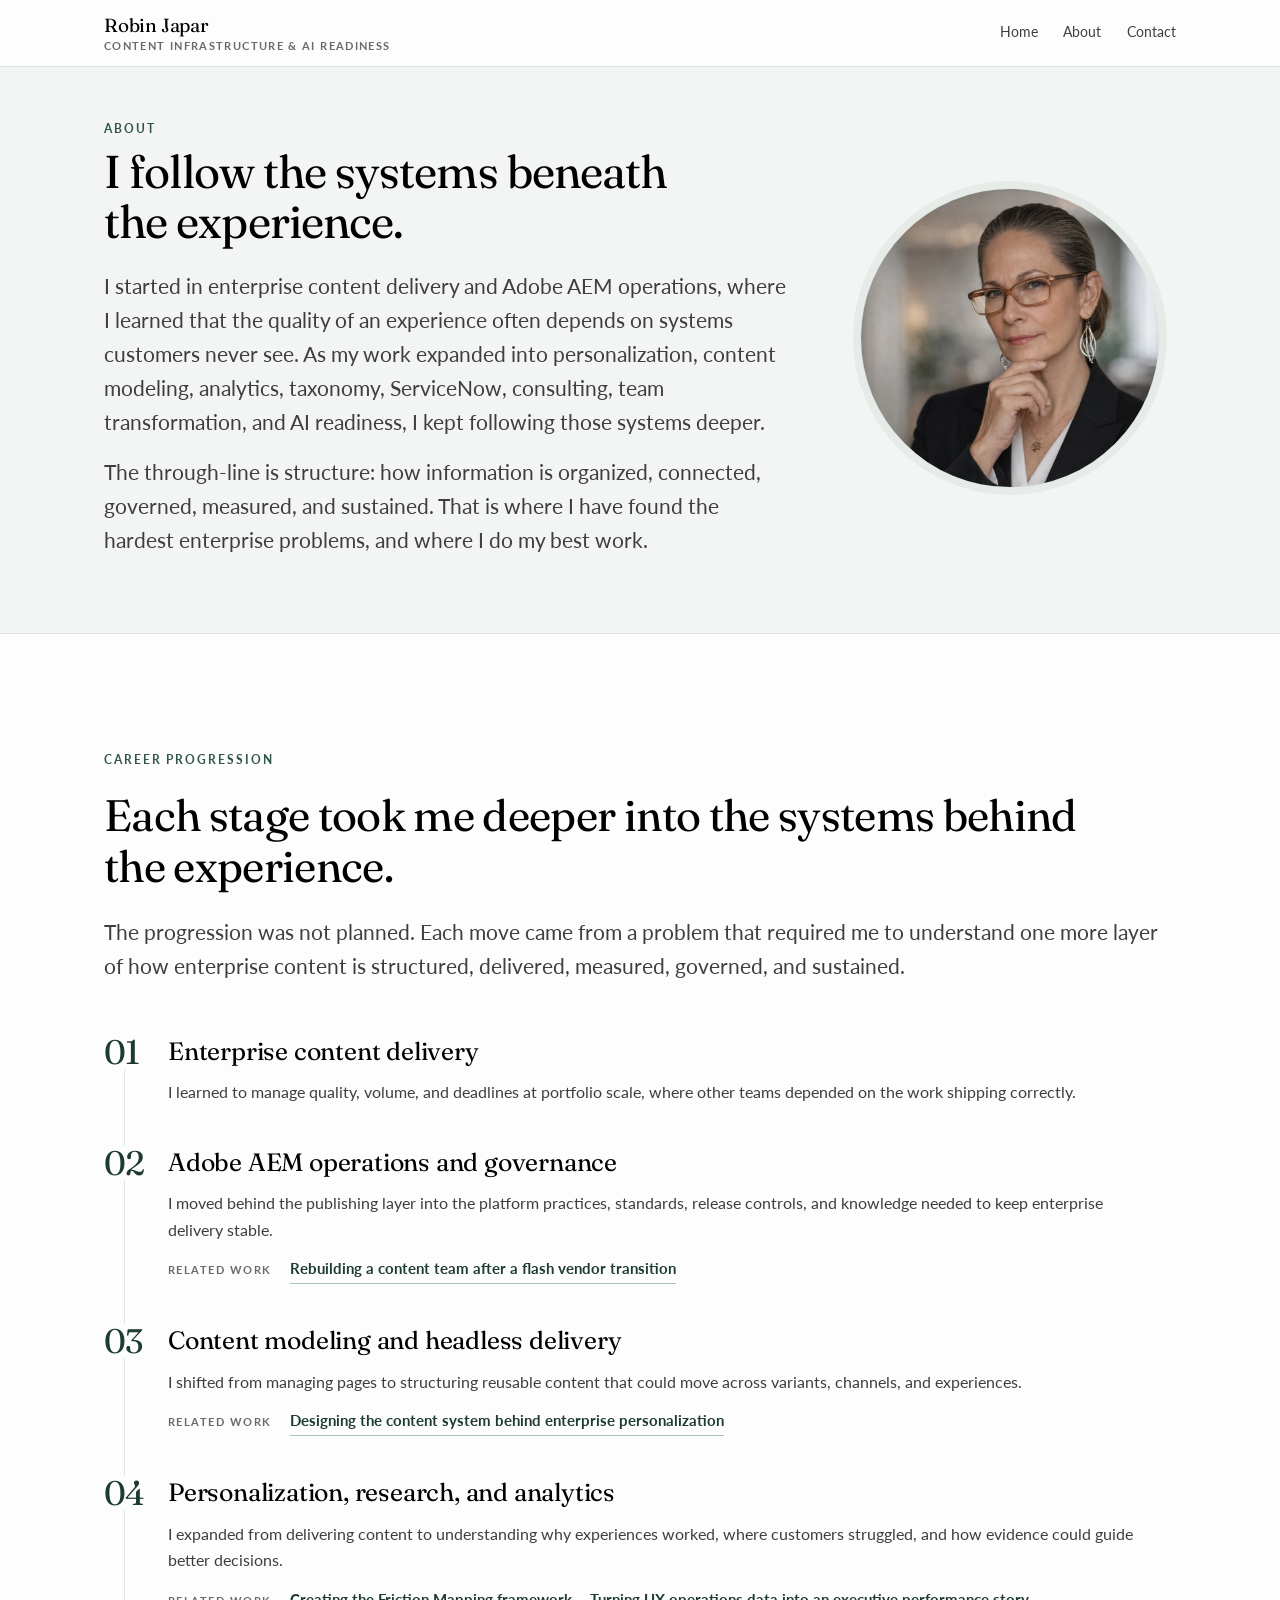
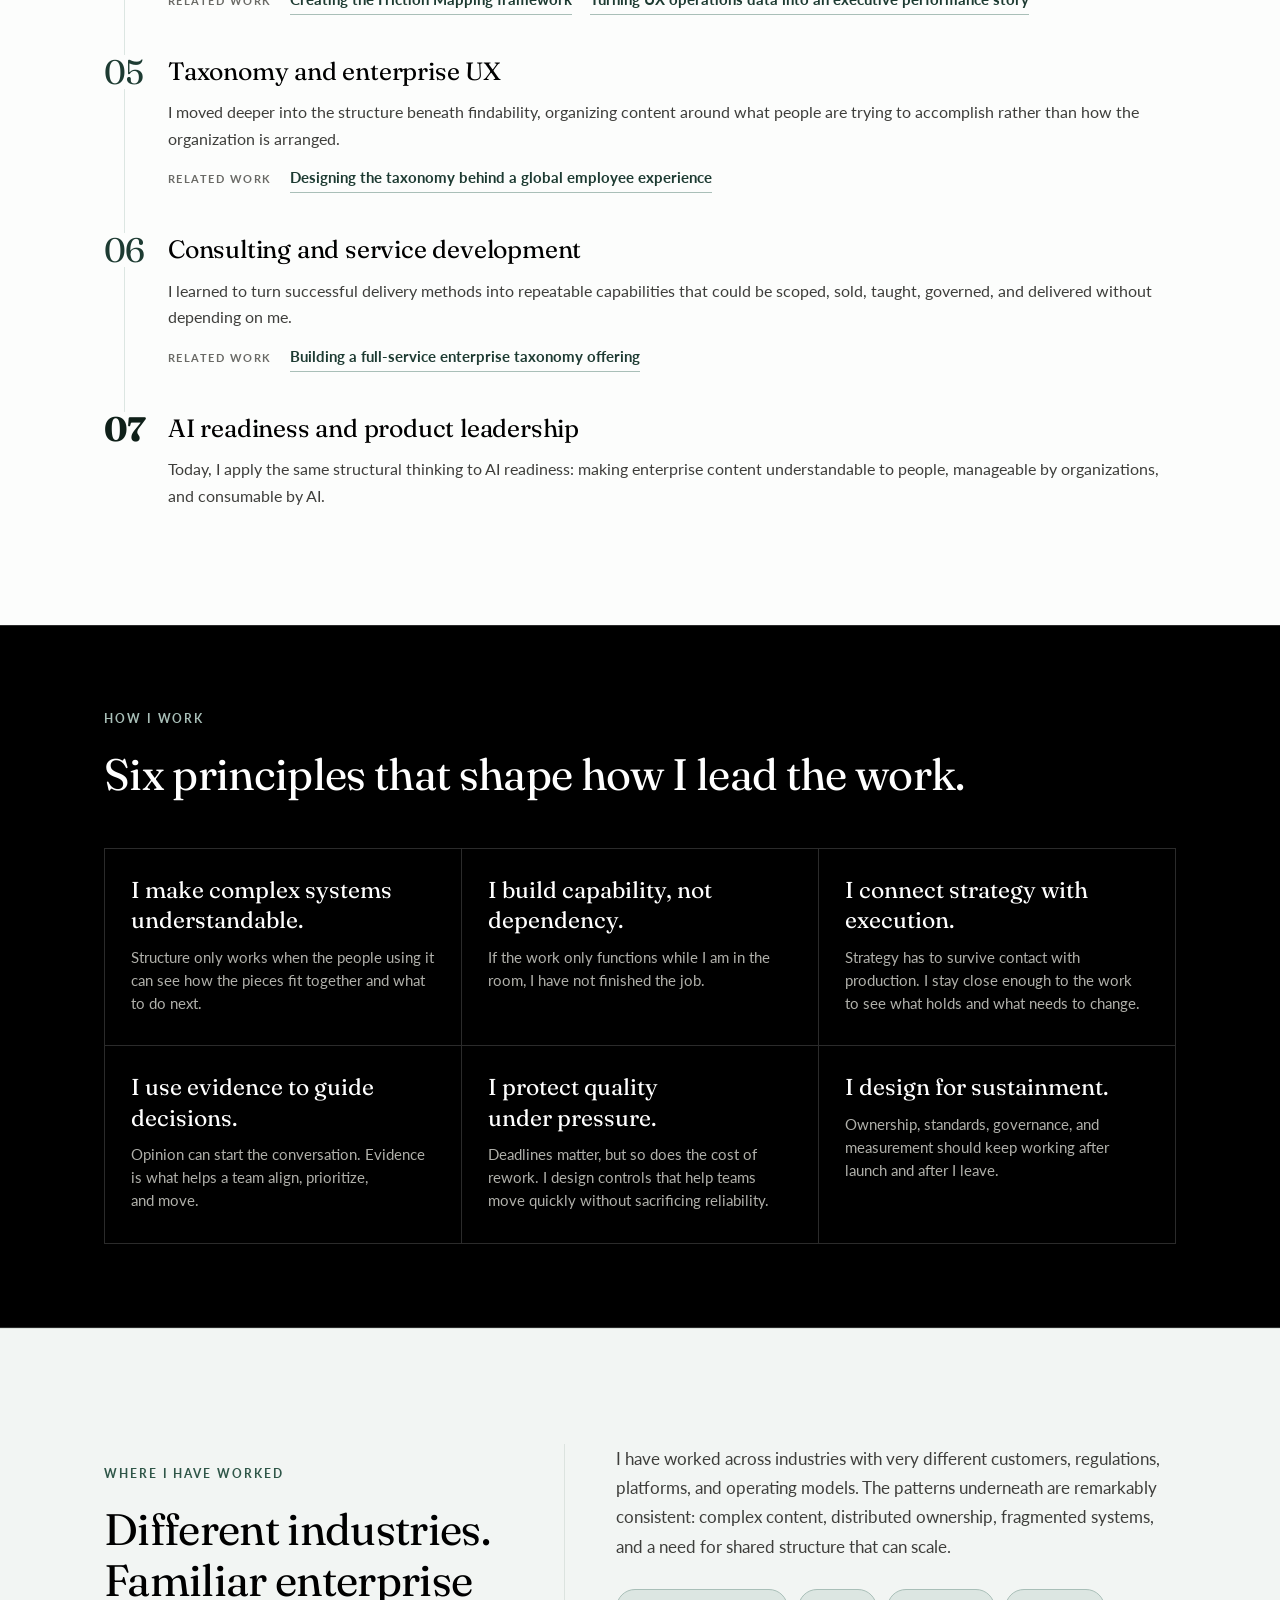
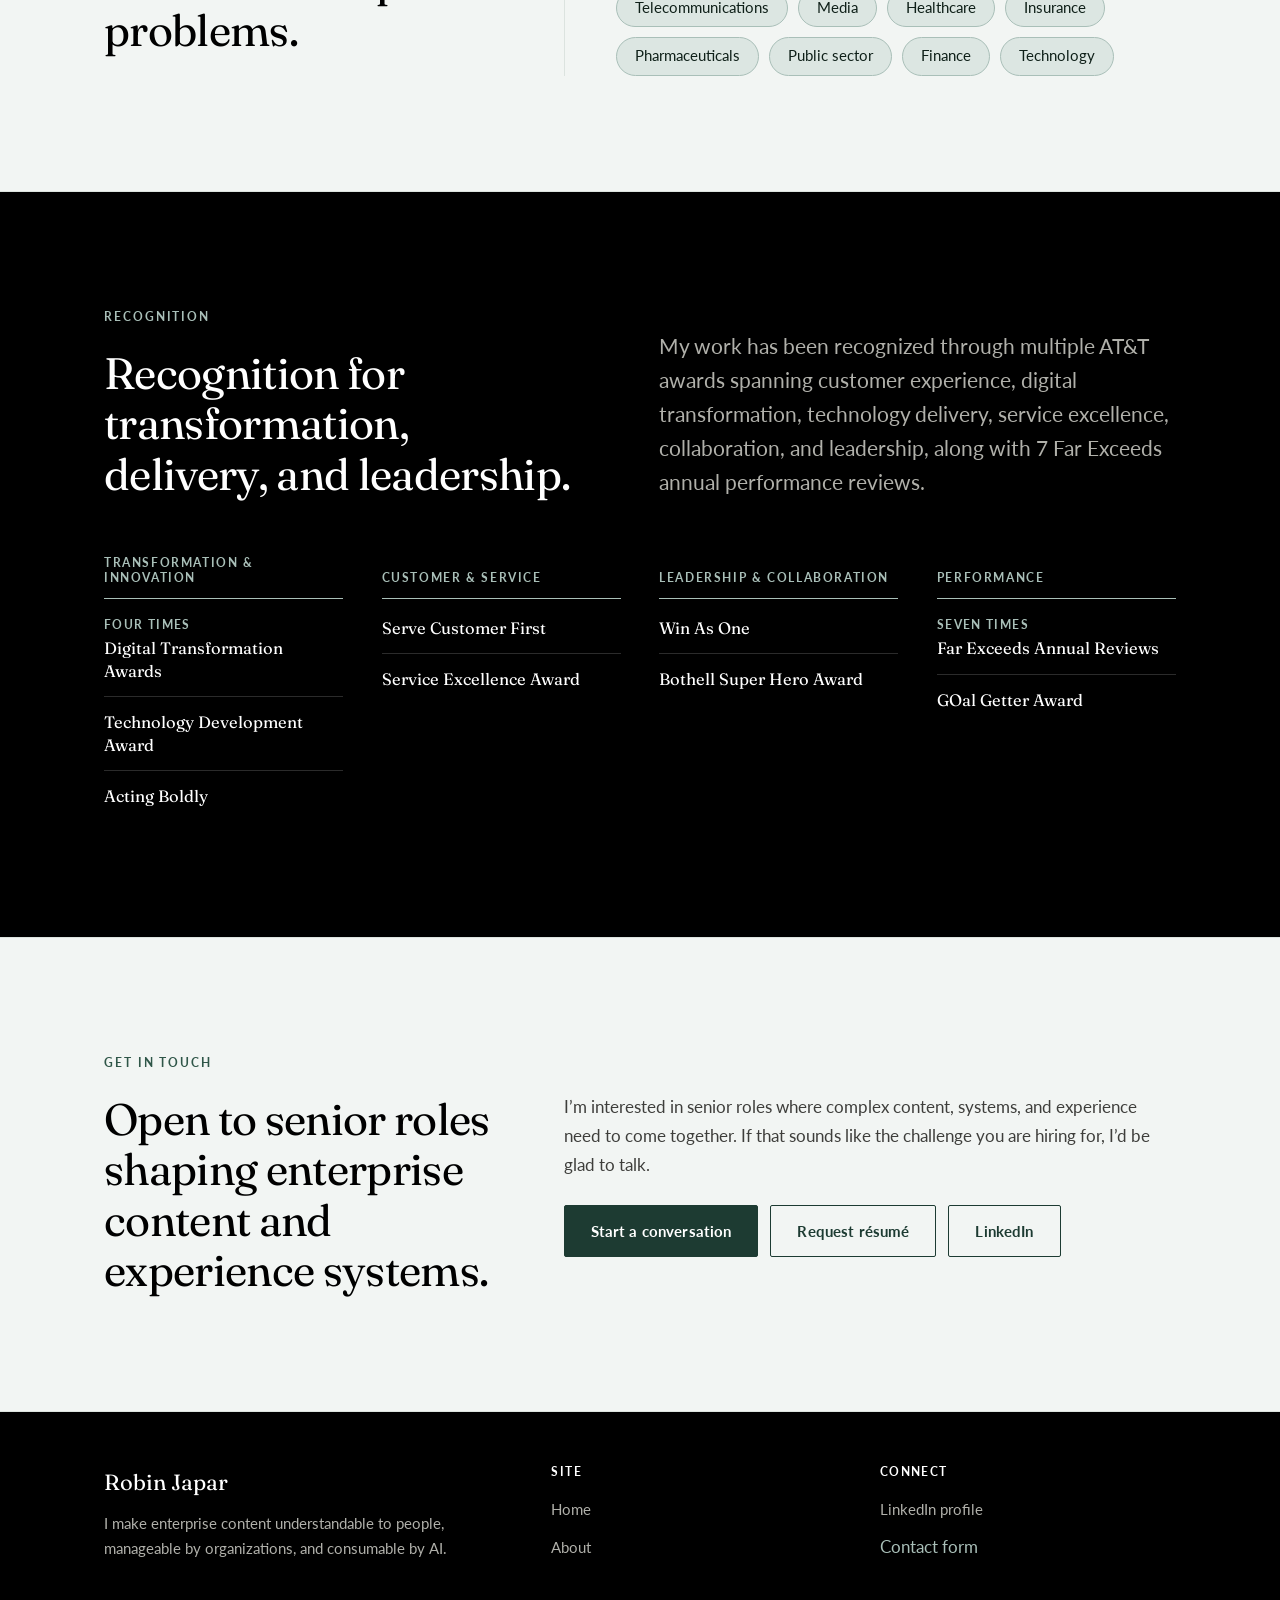
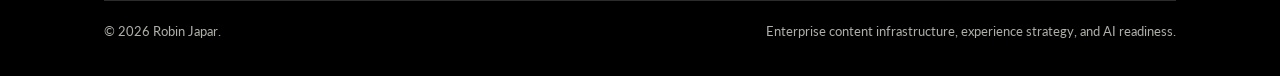
<file: about.html>
<!DOCTYPE html>
<html lang="en">
<head>
<meta charset="utf-8">
<meta name="viewport" content="width=device-width, initial-scale=1">
<title>About Robin Japar | Enterprise content and experience leader</title>
<meta name="description" content="From Adobe AEM operations through personalization, taxonomy, consulting, and AI readiness. The career progression and the principles behind it.">
<link rel="canonical" href="https://www.japarofcontent.com/about">
<link rel="icon" href="assets/favicon.ico" sizes="any">
<link rel="icon" href="assets/favicon.svg" type="image/svg+xml">
<link rel="apple-touch-icon" href="assets/apple-touch-icon.png">
<meta name="theme-color" content="#1D3B32">
<meta name="robots" content="index, follow, max-image-preview:large, max-snippet:-1">
<meta name="author" content="Robin Japar">
<meta property="og:type" content="profile">
<meta property="og:site_name" content="Robin Japar">
<meta property="og:locale" content="en_US">
<meta property="og:url" content="https://www.japarofcontent.com/about">
<meta property="og:title" content="About Robin Japar | Enterprise content and experience leader">
<meta property="og:description" content="From Adobe AEM operations through personalization, taxonomy, consulting, and AI readiness. The career progression and the principles behind it.">
<meta property="og:image" content="https://www.japarofcontent.com/assets/social-card.jpg">
<meta property="og:image:alt" content="Robin Japar, enterprise content strategy and AI readiness">
<meta name="twitter:card" content="summary_large_image">
<meta name="twitter:title" content="About Robin Japar | Enterprise content and experience leader">
<meta name="twitter:description" content="From Adobe AEM operations through personalization, taxonomy, consulting, and AI readiness. The career progression and the principles behind it.">
<meta name="twitter:image" content="https://www.japarofcontent.com/assets/social-card.jpg">
<script type="application/ld+json">
{
  "@context": "https://schema.org",
  "@graph": [
    {
      "@type": "Person",
      "@id": "https://www.japarofcontent.com/#robin",
      "name": "Robin Japar",
      "jobTitle": "Enterprise content strategy, experience architecture, and AI readiness leader",
      "url": "https://www.japarofcontent.com/",
      "sameAs": [
        "https://www.linkedin.com/in/robin-japar"
      ],
      "knowsAbout": [
        "Enterprise content strategy",
        "Content design",
        "Taxonomy",
        "Information architecture",
        "Content modeling",
        "Headless CMS",
        "Adobe Experience Manager",
        "ServiceNow Employee Center",
        "Personalization",
        "UX research",
        "Customer journey analysis",
        "Content governance",
        "AI readiness",
        "Service design"
      ]
    },
    {
      "@type": "ProfilePage",
      "@id": "https://www.japarofcontent.com/about#page",
      "mainEntity": {
        "@id": "https://www.japarofcontent.com/#robin"
      }
    }
  ]
}
</script>
<link rel="preconnect" href="https://fonts.googleapis.com">
<link rel="preconnect" href="https://fonts.gstatic.com" crossorigin>
<link href="https://fonts.googleapis.com/css2?family=Fraunces:opsz,wght@9..144,300..700&family=Lato:wght@300;400;700&display=swap" rel="stylesheet">
<style>


/* ============================================================
   DESIGN TOKENS
   Sourced from the Wix site theme: base black/white,
   accents deep forest, sage, mid green, cream.
   ============================================================ */
:root{
  /* BASE - white, black, neutral ramp. These carry the page. */
  --paper:#FCFDFC;
  --paper-alt:#F2F5F3;
  --black:#000000;
  --black-soft:#101010;
  --rule:#DCE3DF;
  --rule-dark:#2B2B2B;
  --ink:#000000;
  --body:#3E3E3B;
  --muted:#6A6A66;
  --on-black:#EDEDE9;
  --on-black-mute:#B0B0AA;

  /* ACCENT - restrained. Never used as a page background. */
  --forest-900:#0F2019;
  --forest-800:#163026;
  --forest:#1D3B32;
  --forest-600:#2F5648;
  --green-mid:#4A6C5E;
  --sage:#A9BFB8;
  --sage-100:#DCE6E2;
  --tint:#E6EBE8;
  --band:#F2F5F3;

  --font-display:"Fraunces",Georgia,"Times New Roman",serif;
  --font-body:"Lato",-apple-system,BlinkMacSystemFont,"Segoe UI",sans-serif;

  --shell:1200px;
  --gut:clamp(20px,5vw,64px);
  --sec:clamp(64px,9vw,120px);
}


*,*::before,*::after{box-sizing:border-box}
html{-webkit-text-size-adjust:100%}
body{
  margin:0;background:var(--paper);color:var(--body);
  font-family:var(--font-body);font-size:17px;font-weight:400;line-height:1.72;
  -webkit-font-smoothing:antialiased;overflow-x:hidden;
}
img{max-width:100%;display:block;height:auto}
h1,h2,h3,h4{font-family:var(--font-display);color:var(--ink);font-weight:400;margin:0;text-wrap:balance}
h1{font-size:clamp(35px,5.4vw,64px);line-height:1.08;letter-spacing:-.02em}
h2{font-size:clamp(28px,3.7vw,44px);line-height:1.15;letter-spacing:-.015em}
h3{font-size:clamp(20px,2.1vw,25px);line-height:1.28;letter-spacing:-.008em}
h4{font-size:18px;line-height:1.35}
p{margin:0}
a{color:var(--forest-600)}

.shell{max-width:var(--shell);margin:0 auto;padding-inline:var(--gut)}
.section{padding-block:var(--sec)}
.stack>*+*{margin-top:var(--s,1rem)}

.skip{position:absolute;left:-9999px;top:0;background:var(--forest);color:#fff;padding:12px 20px;z-index:200}
.skip:focus{left:12px;top:12px}

.eyebrow{
  font-family:var(--font-body);font-size:12px;font-weight:700;letter-spacing:.16em;
  text-transform:uppercase;color:var(--forest-600);margin:0 0 20px;
}
.on-dark .eyebrow{color:var(--sage)}
.lede{font-size:clamp(18px,1.9vw,20.5px);line-height:1.66;color:var(--body);text-wrap:pretty}
.on-dark{background:var(--black);color:var(--on-black)}
.on-dark h2,.on-dark h3,.on-dark h4{color:#FFFFFF}
.on-dark .lede{color:var(--on-black-mute)}


/* ---------- header ---------- */
.masthead{position:sticky;top:0;z-index:100;background:var(--paper);border-bottom:1px solid var(--rule)}
.masthead-in{display:flex;align-items:center;justify-content:space-between;gap:20px;max-width:var(--shell);margin:0 auto;padding:14px var(--gut)}
.brand{font-family:var(--font-display);font-size:19px;color:var(--ink);text-decoration:none;letter-spacing:-.01em;line-height:1.2}
.brand span{display:block;font-family:var(--font-body);font-size:10.5px;font-weight:700;letter-spacing:.13em;text-transform:uppercase;color:var(--muted);margin-top:3px}
.mainnav{display:flex;align-items:center;gap:clamp(14px,2vw,28px)}
.mainnav a,.mainnav button{font-family:var(--font-body);font-size:14px;color:var(--body);text-decoration:none;padding:6px 0;border:0;border-bottom:2px solid transparent;background:none;cursor:pointer;line-height:inherit}
.mainnav a:hover,.mainnav button:hover,.mainnav a:focus-visible,.mainnav button:focus-visible{color:var(--forest-600);border-bottom-color:var(--sage)}
.mainnav a[aria-current="page"]{color:var(--ink);border-bottom-color:var(--forest)}
.navtoggle{display:none;background:none;border:1px solid var(--rule);border-radius:4px;padding:9px 13px;font-family:var(--font-body);font-size:13px;color:var(--ink);cursor:pointer}

/* ---------- buttons ---------- */
.btn{
  display:inline-block;font-family:var(--font-body);font-size:14.5px;font-weight:700;
  cursor:pointer;line-height:1.5;text-align:center;-webkit-appearance:none;appearance:none;
  letter-spacing:.02em;text-decoration:none;padding:14px 28px;border-radius:2px;
  border:2px solid var(--forest);background:var(--forest);color:#fff;transition:background .18s ease-out,color .18s,border-color .18s,transform .18s ease-out;
}
/* One rule governs both variants:
   secondary fills with the primary's resting colour,
   primary shifts to a clearly different accent tone.
   Every button also lifts, so the change is felt as well as seen. */
.btn:hover,.btn:focus-visible{
  background:#fff;border-color:var(--forest);color:var(--forest);
  transform:translateY(-2px);
}
.btn:active{transform:translateY(0)}

.btn.alt{background:transparent;color:var(--forest);border-color:var(--forest)}
.btn.alt:hover,.btn.alt:focus-visible{
  background:var(--forest);border-color:var(--forest);color:#fff;
  transform:translateY(-2px);
}

.on-dark .btn{background:var(--paper);border-color:var(--paper);color:var(--black)}
.on-dark .btn:hover,.on-dark .btn:focus-visible{
  background:transparent;border-color:var(--paper);color:var(--paper);
  transform:translateY(-2px);
}
.on-dark .btn.alt{background:transparent;color:var(--paper);border-color:var(--sage)}
.on-dark .btn.alt:hover,.on-dark .btn.alt:focus-visible{
  background:var(--paper);border-color:var(--paper);color:var(--black);
  transform:translateY(-2px);
}
.btnrow{display:flex;flex-wrap:wrap;gap:14px;margin-top:34px}

/* focus */
a:focus-visible,button:focus-visible,[tabindex]:focus-visible{outline:3px solid var(--forest-600);outline-offset:3px}
.on-dark a:focus-visible,.on-dark button:focus-visible{outline-color:var(--sage)}

/* ---------- hero ---------- */
.hero{background:var(--paper);border-bottom:1px solid var(--rule)}
.hero-grid{display:grid;grid-template-columns:1.28fr .72fr;gap:clamp(32px,5vw,72px);align-items:stretch;padding-block:clamp(56px,7vw,96px)}
.hero p.lede{margin-top:26px}
.portrait{position:relative;border-radius:3px;overflow:hidden;background:var(--sage-100);min-height:430px}
.portrait img{width:100%;height:100%;object-fit:cover;object-position:50% 22%}
.ph{
  position:absolute;inset:0;display:flex;flex-direction:column;align-items:center;justify-content:center;gap:8px;
  background:var(--sage-100);color:var(--forest);text-align:center;padding:24px;
  font-family:var(--font-body);font-size:13px;line-height:1.6;
}
.ph[hidden]{display:none}
.ph strong{font-size:12px;letter-spacing:.12em;text-transform:uppercase}
.portrait figcaption{
  position:absolute;left:0;right:0;bottom:0;background:linear-gradient(transparent,rgba(15,32,25,.86));
  color:#EEF2F0;font-size:12.5px;line-height:1.5;padding:34px 18px 14px;
}

/* ---------- proof bar ---------- */
.proof{background:var(--black);color:var(--on-black)}
.proof-grid{display:grid;grid-template-columns:repeat(3,1fr);gap:1px;background:var(--rule-dark)}
.metric{background:var(--black);padding:clamp(28px,4vw,42px) clamp(16px,2.4vw,30px)}
.metric .val{font-family:var(--font-display);font-size:clamp(34px,4.4vw,52px);line-height:1;color:#FFFFFF;font-weight:300;letter-spacing:-.02em}
.metric .lbl{font-size:14px;line-height:1.6;color:var(--on-black-mute);margin-top:14px;max-width:30ch}

/* ---------- systems graphic (signature) ---------- */
.systems{border:1px solid var(--rule-dark);border-radius:3px;padding:clamp(20px,3vw,34px);background:var(--black-soft)}
.chain{display:grid;grid-template-columns:1fr;gap:0;--dot-y:22px}
.node{position:relative;padding:15px 0 15px 26px;background:none;border:0;border-radius:0}
.node::before{
  content:"";position:absolute;left:-5px;top:var(--dot-y);width:9px;height:9px;border-radius:50%;
  background:var(--sage);border:1px solid var(--black);z-index:1;
}
/* rail segment: runs from this dot centre to the next dot centre.
   offset by the dot centre, then 100% of node height lands exactly on the next one. */
.node::after{
  content:"";position:absolute;left:-1px;top:calc(var(--dot-y) + 5.5px);width:1px;height:100%;
  background:var(--green-mid);z-index:0;
}
.node:last-child{padding-bottom:0}
.node:last-child::after{display:none}
.node:last-child::before{background:var(--tint)}
.node .n-t{font-family:var(--font-display);font-size:18px;color:#FFFFFF;line-height:1.2}
.node .n-d{font-size:13px;line-height:1.55;color:var(--on-black-mute);margin-top:5px}
.chain-cap{font-size:13px;color:var(--sage);margin-top:18px;border-top:1px solid var(--rule-dark);padding-top:16px}

/* ---------- pov ---------- */
.pov-grid{display:grid;grid-template-columns:1.15fr .85fr;gap:clamp(32px,5vw,66px);align-items:start}
.pillars{display:grid;grid-template-columns:repeat(2,1fr);gap:1px;background:var(--rule-dark);margin-top:34px;border:1px solid var(--rule-dark)}
.pillar{background:var(--black);padding:22px 20px}
.pillar h4{color:#FFFFFF;font-size:17px}
.pillar p{font-size:14px;line-height:1.6;color:var(--on-black-mute);margin-top:7px}

/* ---------- progression ---------- */
.tchev{display:none}
.tnode:hover .tlabel,.tnode:focus-visible .tlabel{color:var(--ink)}
.tnode:hover .tdot,.tnode:focus-visible .tdot{transform:scale(1.18);border-color:var(--forest);border-width:3px}
.tnode:hover .tdot i,.tnode:focus-visible .tdot i{background:var(--forest);transform:scale(1.15)}
.track{position:relative;margin-top:44px}
.track-line{display:none}
.track-nodes{position:relative;display:grid;grid-template-columns:repeat(6,1fr);gap:8px}
.tnode{
  background:none;border:0;padding:0 6px 0 0;text-align:left;cursor:pointer;font-family:var(--font-body);
  display:grid;align-content:start;justify-items:start;width:100%;position:relative;
}
.tnode::before{
  content:"";position:absolute;left:14px;right:-22px;top:13px;height:2px;
  background:var(--sage);z-index:0;
}
.tnode:last-child::before{display:none}
.tdot{position:relative;z-index:1;width:28px;height:28px;border-radius:50%;background:var(--paper);border:2px solid var(--green-mid);display:grid;place-items:center;transition:transform .18s ease-out,border-color .18s,border-width .18s,background .18s}
.tdot i{width:9px;height:9px;border-radius:50%;background:var(--green-mid);display:block;transition:transform .18s ease-out,background .18s;font-style:normal}
.tnode.is-open .tdot{border-color:var(--forest);background:var(--forest);transform:scale(1.16)}
.tnode.is-open .tdot i{background:var(--tint)}
.tnode.is-open:hover .tdot{transform:scale(1.24)}
.tlabel{font-size:13px;line-height:1.45;color:var(--muted);margin-top:14px;max-width:16ch;display:block;min-height:2.9em}
.tnode.is-open .tlabel{color:var(--ink);font-weight:700}
.tstage{font-size:11px;font-weight:700;letter-spacing:.13em;text-transform:uppercase;color:var(--forest-600);display:block;margin-top:10px}
.panel{
  margin-top:44px;background:var(--band);border:1px solid var(--rule);border-left:4px solid var(--forest);
  border-radius:0;padding:clamp(24px,3.4vw,38px);
}
.panel .quote{font-family:var(--font-display);font-size:clamp(20px,2.5vw,27px);line-height:1.34;color:var(--ink);max-width:34ch}
.panel .proofpt{margin-top:18px;max-width:62ch}
.panel .meta{display:flex;flex-wrap:wrap;gap:10px 26px;margin-top:22px;font-size:13.5px;color:var(--muted)}
.panel .meta b{color:var(--ink);font-weight:700}

/* ---------- capabilities ---------- */
.cards{display:grid;grid-template-columns:repeat(3,1fr);gap:1px;background:var(--rule);border:1px solid var(--rule);margin-top:44px}
.card{background:var(--paper);padding:clamp(22px,2.6vw,30px)}
.card .idx{font-size:11.5px;font-weight:700;letter-spacing:.14em;color:var(--forest-600);text-transform:uppercase}
.card h3{margin-top:12px;font-size:21px}
.card p{margin-top:11px;font-size:15.5px;line-height:1.62;color:var(--muted)}

/* ---------- featured work ---------- */
.work{display:grid;grid-template-columns:repeat(3,1fr);gap:clamp(20px,2.6vw,30px);margin-top:44px}
.wcard{display:flex;flex-direction:column;border:1px solid var(--rule);border-radius:3px;overflow:hidden;background:var(--paper)}
.wthumb{aspect-ratio:16/10;background:var(--sage-100);position:relative;border-bottom:1px solid var(--rule)}
.wthumb img{width:100%;height:100%;object-fit:cover}
.wbody{padding:clamp(20px,2.4vw,26px);display:flex;flex-direction:column;flex:1}
.wtag{font-size:11px;font-weight:700;letter-spacing:.13em;text-transform:uppercase;color:var(--forest-600)}
.wcard h3{margin-top:12px;font-size:21px}
.wfields{margin-top:18px;border-top:1px solid var(--rule);padding-top:16px;display:grid;gap:11px}
.field{display:grid;grid-template-columns:88px minmax(0,1fr);gap:12px;font-size:14px;line-height:1.55}
.field dt{font-weight:700;color:var(--ink);font-size:11.5px;letter-spacing:.09em;text-transform:uppercase;padding-top:2px}
.field dd{margin:0;color:var(--muted)}
.wai{margin-top:16px;background:var(--tint);border-left:3px solid var(--green-mid);padding:13px 15px;font-size:14px;line-height:1.6;color:var(--forest-800)}
.wai b{display:block;font-size:11px;letter-spacing:.11em;text-transform:uppercase;margin-bottom:5px;color:var(--forest)}
.wlink{margin-top:auto;padding-top:20px;font-size:14.5px;font-weight:700;color:var(--forest-600);text-decoration:none;display:inline-block}
.wlink:hover{text-decoration:underline}

/* ---------- recognition ---------- */
.rec{display:grid;grid-template-columns:repeat(4,1fr);gap:1px;background:var(--rule-dark);border:1px solid var(--rule-dark);margin-top:44px}
.rcol{background:var(--black);padding:24px 20px}
.rcol h3{font-size:19px;color:#FFFFFF}
.rcol ul{margin:14px 0 0;padding:0;list-style:none}
.rcol li{font-size:14px;line-height:1.55;color:var(--on-black-mute);padding-left:16px;position:relative;margin-top:9px}
.rcol li::before{content:"";position:absolute;left:0;top:9px;width:6px;height:1px;background:var(--green-mid)}

/* ---------- closing ---------- */
.closing{background:var(--paper-alt);border-top:1px solid var(--rule)}
.closing-in{display:grid;grid-template-columns:1.2fr .8fr;gap:clamp(28px,5vw,64px);align-items:center}

/* ---------- footer ---------- */
.foot{background:var(--black);color:var(--on-black-mute);padding-block:52px 34px}
.foot-grid{display:grid;grid-template-columns:1.4fr 1fr 1fr;gap:32px}
.foot h4{color:#FFFFFF;font-family:var(--font-body);font-size:11.5px;letter-spacing:.13em;text-transform:uppercase;font-weight:700}
.foot ul{list-style:none;margin:14px 0 0;padding:0}
.foot li{margin-top:9px}
.foot a{color:var(--on-black-mute);text-decoration:none;font-size:14.5px}
.foot a:hover{color:#fff;text-decoration:underline}
.foot .sig{font-family:var(--font-display);font-size:22px;color:#FFFFFF}
.foot .tag{font-size:14.5px;margin-top:10px;max-width:40ch;color:var(--on-black-mute)}
.foot-base{border-top:1px solid var(--rule-dark);margin-top:38px;padding-top:20px;font-size:12.5px;display:flex;flex-wrap:wrap;gap:12px;justify-content:space-between}

/* ---------- contact modal ---------- */
.cf-backdrop{position:absolute;inset:0;background:rgba(10,14,12,.62);z-index:300;display:none}
.cf-backdrop[data-open="true"]{display:block}
.cf-dialog{
  position:absolute;left:50%;transform:translateX(-50%);width:min(620px,calc(100vw - 32px));
  background:var(--paper);border:1px solid var(--rule);border-radius:4px;z-index:301;
  box-shadow:0 24px 70px rgba(10,14,12,.28);
}
.cf-head{display:flex;justify-content:space-between;align-items:flex-start;gap:18px;padding:26px 28px 0}
.cf-head h2{font-size:26px}
.cf-head p{font-size:15px;color:var(--muted);margin-top:9px;max-width:46ch}
.cf-close{
  background:none;border:1px solid var(--rule);border-radius:3px;width:34px;height:34px;flex:0 0 34px;
  cursor:pointer;color:var(--body);font-size:17px;line-height:1;display:grid;place-items:center;
}
.cf-close:hover{border-color:var(--forest);color:var(--forest)}
.cf-body{padding:22px 28px 28px}
.cf-row{display:grid;grid-template-columns:1fr 1fr;gap:14px}
.cf-field{margin-top:16px;display:block}
.cf-field label{display:block;font-size:12px;font-weight:700;letter-spacing:.09em;text-transform:uppercase;color:var(--ink);margin-bottom:7px}
.cf-field .opt{color:var(--muted);font-weight:400;letter-spacing:0;text-transform:none;font-size:12.5px}
.cf-field input,.cf-field select,.cf-field textarea{
  width:100%;font-family:var(--font-body);font-size:15.5px;color:var(--ink);background:var(--paper);
  border:1px solid var(--rule);border-radius:3px;padding:11px 12px;line-height:1.5;
}
.cf-field textarea{min-height:112px;resize:vertical}
.cf-field input:focus,.cf-field select:focus,.cf-field textarea:focus{outline:3px solid var(--forest-600);outline-offset:1px;border-color:var(--forest-600)}
.cf-field input[aria-invalid="true"],.cf-field textarea[aria-invalid="true"],.cf-field select[aria-invalid="true"]{border-color:#8C2F2F}
.cf-err{display:block;font-size:13px;color:#8C2F2F;margin-top:6px;min-height:0}
.cf-hp{position:absolute;left:-9999px;width:1px;height:1px;overflow:hidden}
.cf-actions{display:flex;flex-wrap:wrap;gap:12px;align-items:center;margin-top:24px;padding-top:20px;border-top:1px solid var(--rule)}
.cf-note{font-size:13px;color:var(--muted);margin-top:14px}
.cf-status{padding:14px 16px;border-radius:3px;font-size:15px;line-height:1.6;margin-top:18px}
.cf-status.ok{background:var(--tint);border-left:3px solid var(--forest);color:var(--forest-800)}
.cf-status.bad{background:#F7ECEC;border-left:3px solid #8C2F2F;color:#6B2020}
.cf-linkbtn{background:none;border:0;padding:0;font:inherit;color:var(--sage);cursor:pointer;text-decoration:none}
.cf-linkbtn:hover{color:#fff;text-decoration:underline}
@media (max-width:620px){.cf-row{grid-template-columns:1fr}.cf-head,.cf-body{padding-left:20px;padding-right:20px}}

/* ---------- responsive ---------- */
@media (max-width:1000px){
  .hero-grid{grid-template-columns:1fr;gap:34px}
  .portrait{max-width:340px;aspect-ratio:4/5;min-height:0;margin-inline:auto}
  .proof-grid{grid-template-columns:repeat(2,1fr)}
  .pov-grid,.closing-in{grid-template-columns:1fr}
  .cards,.work,.rec{grid-template-columns:repeat(2,1fr)}
  .foot-grid{grid-template-columns:1fr 1fr}
}
@media (max-width:760px){
  .navtoggle{display:block}
  .mainnav{display:none;position:absolute;top:100%;left:0;right:0;background:var(--paper);border-bottom:1px solid var(--rule);flex-direction:column;align-items:stretch;gap:0;padding:6px var(--gut) 16px}
  .mainnav.open{display:flex}
  .mainnav a,.mainnav button{padding:12px 0;border-bottom:1px solid var(--rule);text-align:left;width:100%}
  .masthead-in{position:relative}
  .tlabel{min-height:0}
  .track-nodes{grid-template-columns:1fr;gap:0}
  .tnode{grid-template-columns:28px minmax(0,1fr) 16px;gap:0 14px;align-items:start;padding:12px 10px 22px;margin-left:0;border-left:0;border-radius:5px;min-height:56px}
  .tnode:last-child{padding-bottom:12px}
  .tnode::before{display:block;left:23px;right:auto;top:26px;width:2px;height:100%;background:var(--sage)}
  .tnode:hover,.tnode:focus-visible{background:var(--paper-alt)}
  .tnode.is-open{background:var(--tint)}
  .tchev{display:block;align-self:center;width:9px;height:9px;border-right:2px solid var(--green-mid);border-bottom:2px solid var(--green-mid);transform:rotate(-45deg);transition:transform .2s}
  .tnode.is-open .tchev{transform:rotate(45deg);border-color:var(--forest)}

/* accordion panel, rendered in the flow of the list on narrow screens */
  .track{margin-top:26px}
  .panel.inline{position:relative;margin:0 0 0 52px;padding:22px 20px 24px;border-left-width:3px}
  .panel.inline::before{content:"";position:absolute;left:-32px;top:0;bottom:-26px;width:2px;background:var(--sage)}
  .panel.inline[data-last]::before{display:none}
  .panel.inline .quote{font-size:20px;max-width:none}
  .panel.inline .meta{gap:10px 0;flex-direction:column}

  .tlabel,.tstage{margin-top:0;max-width:none}
  .tstage{margin-top:4px}
  .cards,.work,.rec,.proof-grid,.pillars{grid-template-columns:1fr}
  .foot-grid{grid-template-columns:1fr}
  body{font-size:16px}
}
@media (prefers-reduced-motion:reduce){
  *{transition:none!important;animation:none!important;scroll-behavior:auto!important}
}


/* ================= CASE STUDY ================= */
.crumbs{font-size:13px;color:var(--muted);padding-top:26px}
.crumbs a{color:var(--muted);text-decoration:none;border-bottom:1px solid var(--rule)}
.crumbs a:hover{color:var(--forest-600);border-bottom-color:var(--forest-600)}
.crumbs span{margin:0 8px;color:var(--sage)}

.case-hero{background:var(--paper-alt);border-bottom:1px solid var(--rule)}
.case-hero .inner{
  padding-block:clamp(28px,3.5vw,44px) clamp(46px,6vw,72px);
  display:grid;grid-template-columns:minmax(0,1.25fr) minmax(280px,.75fr);
  gap:clamp(28px,4vw,64px);align-items:center;
}
.nb{white-space:nowrap}
.case-hero h1{margin-top:8px;font-size:clamp(30px,3.5vw,45px);text-wrap:pretty;hyphens:none}

/* one supporting paragraph, labelled, rather than a subtitle plus a boxed summary */
.brief{margin-top:26px;font-size:18px;line-height:1.62;color:var(--body);text-wrap:pretty}
.jump a span{font-size:15px;transition:transform .18s ease-out}

/* the credibility asset earns the second column */
.proofcard{
  display:block;align-self:center;background:var(--paper);border:1px solid var(--rule);border-top:3px solid var(--forest);
  border-radius:3px;padding:24px 26px 22px;text-decoration:none;
  transition:border-color .18s,transform .18s ease-out;
}
.proofcard:hover,.proofcard:focus-visible{border-color:var(--forest);transform:translateY(-2px)}
.pc-k{display:block;font-size:10.5px;font-weight:700;letter-spacing:.14em;text-transform:uppercase;color:var(--green-mid)}
.pc-h{display:block;margin-top:10px;font-family:var(--font-display);font-size:23px;line-height:1.2;color:var(--ink)}
.pc-b{display:block;margin-top:12px;font-size:14.5px;line-height:1.58;color:var(--muted)}
.pc-m{display:block;margin-top:16px;padding-top:14px;border-top:1px solid var(--rule);
  font-size:12.5px;font-weight:700;letter-spacing:.05em;color:var(--forest-600)}





/* prose sections */
.chap{padding-block:clamp(48px,6vw,76px)}
.chap.band{background:var(--paper-alt);border-block:1px solid var(--rule)}
.chap-grid{display:grid;grid-template-columns:minmax(0,1fr) 380px;gap:clamp(28px,4vw,58px);align-items:start}
/* no artifact: heading and prose split the width as an editorial spread */
.chap.solo .chap-grid{grid-template-columns:minmax(0,.8fr) minmax(0,1.2fr);align-items:center}
.chap.solo .chap-head{position:static}
/* section intro that has prose but no artifact beside it */
.bandhead{display:grid;grid-template-columns:minmax(0,.8fr) minmax(0,1.2fr);gap:clamp(28px,4vw,58px);align-items:center}
.bandhead h2{max-width:none;text-wrap:pretty}
.bandhead .lede,.bandhead .body{margin-top:0;max-width:none}
.bandhead .body p:first-child{margin-top:0}
.bandhead .body p+p{margin-top:16px}
.bandhead .body .btnrow{margin-top:28px}
.chap.on-dark .body{color:var(--on-black-mute)}
.chap.solo .body{margin-top:0;max-width:60ch}
/* flipped chapters put the evidence first, breaking the repeating rhythm */
.chap.flip .chap-grid{grid-template-columns:380px minmax(0,1fr)}
.chap.flip .chap-grid > div{order:2}
.chap.flip .chap-grid > figure{order:1}
.chap.solo h2{max-width:none}
.chap h2{max-width:none;text-wrap:pretty}
.chap .body{margin-top:20px;max-width:62ch}
.chap .body p+p{margin-top:16px}
.chap .body ul{margin:16px 0 0;padding:0;list-style:none}
.chap .body li{position:relative;padding-left:20px;margin-top:10px;line-height:1.65}
.chap .body li::before{content:"";position:absolute;left:0;top:11px;width:8px;height:1px;background:var(--green-mid)}

/* point boxes: the list, broken out of the prose column */
.pointgrid{
  display:grid;grid-template-columns:repeat(auto-fit,minmax(215px,1fr));gap:14px;
  margin:clamp(30px,3.6vw,46px) 0 0;padding:0;list-style:none;
}
.point{
  background:var(--paper);border:1px solid var(--rule);border-top:3px solid var(--d2);border-radius:3px;
  padding:20px 22px 22px;font-size:15px;line-height:1.58;color:var(--ink);
}
.point:nth-child(4n+1){border-top-color:var(--d4)}
.point:nth-child(4n+2){border-top-color:var(--d3)}
.point:nth-child(4n+3){border-top-color:var(--d2)}
.point:nth-child(4n+4){border-top-color:var(--d1)}

/* evidence */
.evidence{border:1px solid var(--rule);background:var(--paper);border-radius:3px;overflow:hidden}
.evidence .ph{position:static;aspect-ratio:4/3}
.evidence .shot{background:var(--sage-100);position:relative;line-height:0}
.evidence .shot img{width:100%;height:auto;display:block}
.evidence figcaption{padding:14px 16px;font-size:13.5px;line-height:1.6;color:var(--muted);border-top:1px solid var(--rule)}
.evidence figcaption b{display:block;color:var(--ink);font-size:13.5px;margin-bottom:4px}

/* outcomes */
.result h3 + 

/* recognition */
.awards{display:grid;grid-template-columns:repeat(2,minmax(0,1fr));gap:20px;margin-top:32px}
.award{border:1px solid var(--rule);border-left:3px solid var(--green-mid);padding:20px 22px;background:var(--paper)}
.award .nm{font-family:var(--font-display);font-size:19px;color:var(--ink)}
.award .yr{font-size:12px;letter-spacing:.1em;text-transform:uppercase;color:var(--muted);margin-top:6px}
.award p{margin-top:11px;font-size:15px;line-height:1.6;color:var(--muted)}


/* ================= INFOGRAPHICS ================= */
:root{--d1:#DCE6E2;--d2:#A9BFB8;--d3:#4A6C5E;--d4:#1D3B32}
.figband{border-block:1px solid var(--rule-dark)}
.figwrap{margin:34px 0 0;background:var(--paper);border-radius:4px;padding:clamp(18px,2.4vw,30px)}
.figwrap svg{width:100%;height:auto;display:block}
.figcap{margin-top:22px;padding-top:18px;border-top:1px solid var(--rule);font-size:14px;line-height:1.65;color:var(--muted)}
.illus{display:inline-block;font-size:10.5px;font-weight:700;letter-spacing:.12em;text-transform:uppercase;
  color:var(--forest-600);background:var(--tint);padding:3px 8px;border-radius:2px;margin-bottom:10px}

/* method rail */
.method{display:grid;grid-template-columns:repeat(5,1fr);gap:10px;margin-top:38px;position:relative}
.mstep{position:relative;padding-top:46px}
/* connector runs dot centre to dot centre; the last step has nothing to connect to */
.mstep::before{content:"";position:absolute;left:16px;right:-26px;top:15px;height:2px;background:var(--d2)}
.mstep:last-child::before{display:none}
.mstep .num{position:absolute;left:0;top:0;width:32px;height:32px;border-radius:50%;
  background:var(--forest);color:#fff;display:grid;place-items:center;font-size:13px;font-weight:700;z-index:1}
.mstep h3{margin:0;font-size:16px;line-height:1.3;font-family:var(--font-display);font-weight:400}
.mstep p{margin-top:10px;font-size:13.5px;line-height:1.6;color:var(--muted)}

/* content matrix */
.matrix{margin-top:12px;border:1px solid var(--rule);border-radius:3px;overflow:hidden;font-size:12.5px}
.matrix table{width:100%;border-collapse:collapse;table-layout:fixed}
.matrix th,.matrix td{padding:9px 8px;text-align:center;border:1px solid var(--rule);line-height:1.35}
.matrix thead th{background:var(--paper-alt);font-size:11px;letter-spacing:.06em;text-transform:uppercase;color:var(--muted);font-weight:700}
.matrix tbody th{text-align:left;background:var(--paper-alt);font-weight:400;color:var(--ink);font-size:12.5px}
.matrix .lv3{background:var(--d3);color:#fff}
.matrix .lv2{background:var(--d2);color:var(--forest-800)}
.matrix .lv1{background:var(--d1);color:var(--forest-800)}
.matrix .lv0{background:var(--paper);color:var(--faint,#9aa39d)}
.mkey{display:flex;flex-wrap:wrap;gap:8px 16px;margin-top:12px;font-size:12.5px;color:var(--muted)}
.mkey span{display:flex;align-items:center;gap:6px}
.mkey i{width:12px;height:12px;border-radius:2px;display:block}

/* colored result + readiness cards */
.result:nth-child(1){border-top:3px solid var(--d4)}
.result:nth-child(2){border-top:3px solid var(--d3)}
.result:nth-child(3){border-top:3px solid var(--d2)}
.result:nth-child(4){border-top:3px solid var(--d1)}

@media (max-width:900px){
  .method{grid-template-columns:1fr;gap:0}
  .mstep{padding:0 0 26px 48px}
  .mstep::before{left:15px;right:auto;top:32px;bottom:0;width:2px;height:auto}
  .mstep:last-child::before{display:none}
  .mstep .num{left:0;top:0}
  .matrix{font-size:11px}
  .matrix th,.matrix td{padding:6px 4px}
}

/* placeholder flag for unconfirmed detail */
.todo{background:#FFF6E5;border-bottom:1px dashed #B08900;color:#6B5300;padding:0 3px}

@media (max-width:900px){
  .case-hero .inner{grid-template-columns:1fr;gap:0}
  .proofcard{margin-top:30px}
  .chap-grid,.chap.flip .chap-grid,.chap.solo .chap-grid,.bandhead{grid-template-columns:1fr}
  .bandhead .lede,.bandhead .body{margin-top:20px}
  .chap.solo .chap-head{position:static}
  .chap.solo .body{margin-top:20px}
  .chap.flip .chap-grid > div,.chap.flip .chap-grid > figure{order:0}
  .results,.ai-grid,.awards,          .evidence{max-width:520px}
}

.sr-only{position:absolute;width:1px;height:1px;overflow:hidden;clip:rect(0 0 0 0);white-space:nowrap}


/* ===== page-specific ===== */
.metriccard{background:var(--black);border-radius:3px;padding:28px 30px 26px;align-self:center}
.mc-n{display:block;font-family:var(--font-display);font-size:clamp(44px,5vw,62px);line-height:1;color:var(--paper);letter-spacing:-.02em}
.mc-k{display:block;margin-top:14px;font-size:11px;font-weight:700;letter-spacing:.14em;text-transform:uppercase;color:var(--sage)}
.mc-b{display:block;margin-top:12px;font-size:14.5px;line-height:1.58;color:var(--on-black-mute)}
.mc-m{display:block;margin-top:16px;padding-top:14px;border-top:1px solid var(--rule-dark);font-size:12.5px;letter-spacing:.04em;color:var(--sage)}

/* when a chapter carries metrics, copy sits under the heading and metrics take the right column */
.chap.statright .chap-grid{grid-template-columns:minmax(0,1.3fr) minmax(230px,.7fr)}
.chap.statright .chap-head{position:static}
.chap.statright .chap-head .body{margin-top:24px;max-width:62ch}
/* metrics sit centred against the copy rather than pinned to the top */
.chap.statright .chap-grid{align-items:center}
.chap.statright .chapstat.side{align-self:center;margin-top:0}

/* short chapter headings travel with the reading position */
.chap .chap-head{position:static}
/* and carry the chapter's hard numbers where there are any */
.chapstat{margin:30px 0 0;border-top:1px solid var(--rule)}
.chapstat > div{padding:16px 0;border-bottom:1px solid var(--rule)}
.chapstat dt{font-family:var(--font-display);font-size:34px;line-height:1;color:var(--forest);letter-spacing:-.02em}
.chapstat dd{margin:8px 0 0;font-size:14px;line-height:1.5;color:var(--muted);max-width:26ch}
.chap.on-dark .chapstat{border-top-color:var(--rule-dark)}
.chap.on-dark .chapstat > div{border-bottom-color:var(--rule-dark)}
.chap.on-dark .chapstat dt{color:var(--sage)}
.chap.on-dark .chapstat dd{color:var(--on-black-mute)}

/* stacked section head: copy reads directly beneath the heading */
.stackhead h2{max-width:none;text-wrap:pretty}

.headrow{display:grid;grid-template-columns:minmax(0,1.25fr) minmax(240px,.75fr);gap:clamp(28px,4vw,58px);align-items:start;margin-top:24px}
/* a lede sitting directly under the heading needs its own gap;
   one inside .headrow is already spaced by the row */
.stackhead > .lede{margin-top:24px;max-width:none}
.headrow .lede{margin-top:0;max-width:58ch}

/* bridge: heading, copy, action across three columns on one centre line */
/* Column ratio, gutter and row gap all match .bandhead and the system
   .btnrow spacing, so this row sits on the same grid rhythm as the other
   heading-plus-copy sections rather than inventing its own. */
/* Top aligned, not centred: when the heading runs long the two columns are
   very different heights and centring leaves the copy floating. The right
   column is dropped by the height of the eyebrow (21px line + 20px margin)
   so the copy starts level with the heading rather than the eyebrow. */
.bridge-row{
  --head-offset:41px;
  display:grid;grid-template-columns:minmax(0,.8fr) minmax(0,1.2fr);
  gap:34px clamp(28px,4vw,58px);align-items:start;
}
/* Two columns: heading left, copy right with the action beneath it. The
   heading spans both rows and centres against the whole right-hand block, so
   the row reads as middle aligned rather than top aligned. */
.bridge-row > :first-child{grid-column:1;grid-row:1 / span 2;align-self:start}
.bridge-row > .bridge-copy{grid-column:2;grid-row:1;margin-top:var(--head-offset)}
.bridge-row > .btnrow{grid-column:2;grid-row:2;justify-content:flex-start}
/* Vertical rule between the heading and the right-hand column, matching the
   .bandhead.split treatment on the About page. Drawn as a grid-placed
   pseudo-element spanning rows 1 and 2 so it runs unbroken past the row gap
   between the copy and the button, which a border on each item would not. */
.bridge-row::before{
  content:"";grid-column:2;grid-row:1 / 3;
  /* stretch, or this empty box collapses to zero height and the border has
     nothing to draw along. The margin drops the rule to start level with the
     heading, matching the copy. */
  align-self:stretch;margin-top:var(--head-offset);
  border-left:1px solid var(--rule);pointer-events:none;
}
.bridge-row > .bridge-copy,.bridge-row > .btnrow{padding-left:clamp(28px,4vw,58px)}
.bridge-row > :first-child,.bridge-row > .bridge-copy,.bridge-row > .btnrow{text-align:left}
.bridge-row h2{margin-top:6px;font-size:clamp(24px,2.6vw,34px);max-width:none;text-wrap:pretty}
.bridge-copy{margin:0;font-size:clamp(16px,1.5vw,17.5px);line-height:1.62;color:var(--body);text-wrap:pretty}
.bridge-row .btnrow{margin:0;justify-content:flex-start}
.bridge-row .btn{white-space:nowrap}
@media (max-width:980px){.bridge-row{grid-template-columns:1fr;gap:22px}
  /* stacked: clear the explicit placements or they force a phantom second column */
  .bridge-row > :first-child,.bridge-row > .bridge-copy,.bridge-row > .btnrow{grid-column:1;grid-row:auto}
  /* stacked: a left rule would read as an indent */
  .bridge-row::before{display:none}
  .bridge-row > .bridge-copy,.bridge-row > .btnrow{padding-left:0}
  /* stacked: no second column to align to */
  .bridge-row > .bridge-copy{margin-top:0}}

.method-close{
  margin:clamp(38px,4.4vw,58px) auto 0;padding-top:28px;border-top:1px solid var(--rule);
  text-align:center;max-width:44ch;
  font-family:var(--font-display);font-size:clamp(19px,2.1vw,25px);line-height:1.38;
  color:var(--forest);text-wrap:balance;
}

/* the offering as a narrative progression: three beats on one rail */
.beats{margin-top:clamp(34px,4vw,52px);display:grid;gap:clamp(30px,3.6vw,46px)}
.beat{position:relative;padding-left:34px}
.beat::before{content:"";position:absolute;left:5px;top:22px;bottom:-46px;width:1px;background:var(--sage-100)}
.beat:last-child::before{display:none}
.beat-dot{position:absolute;left:0;top:9px;width:11px;height:11px;border-radius:50%;
  background:var(--paper);border:2px solid var(--green-mid)}
.beat:last-child .beat-dot{background:var(--forest);border-color:var(--forest)}
.beat h3{margin:0;font-family:var(--font-display);font-size:clamp(21px,2.3vw,27px);
  line-height:1.28;color:var(--ink);text-wrap:pretty}
.beat-d{margin:14px 0 0;font-size:16.5px;line-height:1.68;color:var(--body);text-wrap:pretty}
.beat-add{margin:18px 0 0;padding-left:16px;border-left:2px solid var(--forest);
  font-size:16px;line-height:1.6;color:var(--forest-900);text-wrap:pretty}
.beat-add span,.beat-became span{
  display:block;font-family:var(--font-body);font-size:10.5px;font-weight:700;
  letter-spacing:.16em;text-transform:uppercase;color:var(--green-mid);margin-bottom:6px;
}
.beat-became{margin:16px 0 0;font-family:var(--font-display);font-size:17.5px;
  line-height:1.4;color:var(--muted)}
.beat-close{
  margin:0 auto;text-align:center;max-width:42ch;
  font-family:var(--font-display);font-weight:400;
  font-size:clamp(22px,2.8vw,34px);line-height:1.3;letter-spacing:-.012em;
  color:var(--sage);text-wrap:balance;
}
@media (max-width:600px){.beat{padding-left:26px}}

/* lifecycle: the three phases the offering came to cover */
.lifecycle{display:grid;grid-template-columns:repeat(3,minmax(0,1fr));gap:16px}
.phase{border:1px solid var(--rule);border-radius:3px;background:var(--paper);display:flex;flex-direction:column}
.phase.added{border-color:var(--d3)}
.ph-top{padding:16px 20px;border-bottom:1px solid var(--rule);display:flex;align-items:baseline;justify-content:space-between;gap:10px}
.phase.added .ph-top{background:var(--tint);border-bottom-color:var(--d1)}
.ph-n{font-family:var(--font-display);font-size:15px;color:var(--muted)}
.phase.added .ph-n{color:var(--forest)}
.ph-tag{font-size:10px;font-weight:700;letter-spacing:.12em;text-transform:uppercase;color:var(--muted)}
.phase.added .ph-tag{color:var(--forest)}
.ph-body{padding:18px 20px 20px}
.ph-h{font-family:var(--font-display);font-size:20px;line-height:1.25;color:var(--ink)}
.ph-l{margin:14px 0 0;padding:0;list-style:none}
.ph-l li{position:relative;padding-left:20px;margin-top:9px;font-size:14px;line-height:1.5;color:var(--body)}
.ph-l li::before{content:"";position:absolute;left:0;top:8px;width:10px;height:2px;background:var(--d1)}
.phase.added .ph-l li::before{background:var(--d3)}

/* the offering, phase by phase */
.offering 

/* header groups everything that identifies the phase: number, name, timing, status */
.pcard.added .pcard.added .ph-meta > span{display:block;margin-top:3px;font-size:10.5px;font-weight:700;letter-spacing:.12em;
  text-transform:uppercase;color:var(--muted)}
.pcard.added .ph-meta > span{color:var(--forest)}

.ph-grid h4{font-family:var(--font-body);font-size:11px;font-weight:700;letter-spacing:.12em;
  text-transform:uppercase;color:var(--muted);margin:0}
.ph-grid ul{margin:14px 0 0;padding:0;list-style:none}
.ph-grid li{position:relative;padding-left:20px;margin-top:10px;font-size:15px;line-height:1.55;color:var(--ink)}
.ph-grid li::before{content:"";position:absolute;left:0;top:9px;width:10px;height:2px;background:var(--d2)}

/* the outcome is the payoff, so it gets the emphasis and absorbs the uneven list length */
.pcard.added .ph-gets li::before{background:var(--d3)}

/* the demand, counted */
.demandsec .lost{
  display:grid;grid-template-columns:auto minmax(0,1fr) minmax(0,1.05fr);
  gap:clamp(20px,3vw,40px);align-items:start;
  margin-top:clamp(30px,3.6vw,44px);padding:30px 34px;background:var(--black);border-radius:3px;
}
.lost-n{font-family:var(--font-display);font-size:clamp(52px,6vw,76px);line-height:.86;color:var(--paper);margin:0}
.lost-t{font-family:var(--font-display);font-size:clamp(19px,2.1vw,25px);line-height:1.3;color:var(--paper);margin:0;text-wrap:pretty}
.lost-d{margin:0;font-size:15px;line-height:1.66;color:var(--on-black-mute);text-wrap:pretty;
  padding-left:clamp(20px,3vw,40px);border-left:1px solid var(--rule-dark)}

.clusters{display:grid;grid-template-columns:repeat(2,minmax(0,1fr));gap:clamp(20px,2.6vw,32px);margin-top:clamp(20px,2.6vw,32px)}
.cl{border:1px solid var(--rule);border-radius:3px;background:var(--paper);display:flex;flex-direction:column}
.cl-head{padding:26px 28px 22px;flex:1}
.cl-n{font-family:var(--font-display);font-size:clamp(44px,5vw,58px);line-height:1;color:var(--forest);letter-spacing:-.02em}
.cl-n span{display:block;margin-top:8px;font-family:var(--font-body);font-size:12px;font-weight:700;
  letter-spacing:.13em;text-transform:uppercase;color:var(--muted)}
.cl-head h3{margin-top:20px;font-size:clamp(21px,2.2vw,26px);line-height:1.25}
.cl-d{margin-top:10px;font-size:15.5px;line-height:1.6;color:var(--muted)}
/* the insight the evidence adds up to, as a full-bleed belly band */
.statementband{background:var(--black);padding-block:clamp(48px,6vw,84px);margin-top:clamp(44px,5vw,72px)}
.section.hasband{padding-bottom:0;border-bottom:0}
.demand-close{
  margin:0 auto;text-align:center;max-width:38ch;
  font-family:var(--font-display);font-weight:400;
  font-size:clamp(24px,3.2vw,40px);line-height:1.26;letter-spacing:-.015em;
  color:var(--sage);text-wrap:balance;
}
.cl-became{
  margin:0;padding:16px 28px;background:var(--tint);border-top:1px solid var(--rule);
  font-family:var(--font-display);font-size:18px;color:var(--forest);display:flex;align-items:baseline;gap:12px;
}
.cl-became span{font-family:var(--font-body);font-size:10.5px;font-weight:700;letter-spacing:.13em;
  text-transform:uppercase;color:var(--forest-600)}


/* sourced value case */
.vgrid{display:grid;grid-template-columns:repeat(3,minmax(0,1fr));gap:1px;background:var(--rule-dark);border:1px solid var(--rule-dark);margin-top:38px}
.vcell{background:var(--black);padding:22px 22px 24px}
.v-n{font-family:var(--font-display);font-size:30px;line-height:1;color:var(--paper);letter-spacing:-.02em}
.v-d{margin-top:11px;font-size:14px;line-height:1.55;color:var(--on-black-mute)}
.v-s{margin-top:10px;font-size:11px;letter-spacing:.1em;text-transform:uppercase;color:var(--sage)}

@media (max-width:900px){
  .headrow,.clusters{grid-template-columns:1fr}
  .vgrid{grid-template-columns:1fr}
  .demandsec .lost{grid-template-columns:1fr;gap:14px}
  .lost-d{padding-left:0;border-left:0;padding-top:14px;border-top:1px solid var(--rule-dark)}
        .ph-meta > span{display:inline;margin-left:10px}
    .chap .chap-head{position:static}
  .chap.statright .chap-grid{grid-template-columns:1fr}
  .chap.statright .chap-grid{align-items:start}
  .chap.statright .chapstat.side{align-self:center;margin-top:0}
  .chapstat{margin-top:22px}
}


/* the 2019 results, stated once as a single transformation */
.figband{background:var(--black);padding-block:clamp(52px,6.5vw,88px)}
.figband .eyebrow{color:var(--sage)}
.figband h2{color:#fff;max-width:none;text-wrap:pretty}
.figband .lede{color:var(--on-black-mute);max-width:none}
.figgrid{display:grid;grid-template-columns:repeat(3,minmax(0,1fr));gap:1px;background:var(--rule-dark);
  border:1px solid var(--rule-dark);margin-top:clamp(32px,4vw,48px)}
@media (max-width:820px){.figgrid{grid-template-columns:repeat(2,minmax(0,1fr))}}
@media (max-width:520px){.figgrid{grid-template-columns:1fr}}
.figcell{background:var(--black);padding:28px 26px 30px}
.figcell .fn{font-family:var(--font-display);font-size:clamp(30px,3.4vw,42px);line-height:1;
  color:#fff;letter-spacing:-.02em}
.figcell .fl{margin-top:12px;font-size:14.5px;line-height:1.55;color:var(--on-black-mute)}
.fignote{margin-top:26px;font-size:13px;line-height:1.6;color:var(--sage);max-width:none}

/* the framework board, shown wide */
.boardfig{margin:clamp(34px,4vw,52px) 0 0}
.boardfig .shot{background:#000}
.boardfig img{width:100%;height:auto;display:block}
.layers{display:grid;gap:clamp(24px,3vw,34px);margin-top:clamp(30px,3.6vw,44px)}
@media (min-width:820px){.layers{grid-template-columns:repeat(2,minmax(0,1fr));gap:clamp(26px,3vw,40px)}}
.layer h3{margin:0;font-family:var(--font-display);font-size:clamp(18px,1.9vw,21px);line-height:1.3;color:var(--ink)}
.layer .ln{display:block;font-size:11px;font-weight:700;letter-spacing:.14em;text-transform:uppercase;
  color:var(--green-mid);margin-bottom:7px}
.layer p{margin:9px 0 0;font-size:15.5px;line-height:1.62;color:var(--body);text-wrap:pretty}

/* ---------- about page ---------- */
.about-hero .inner{
  display:grid;gap:clamp(28px,4vw,56px);align-items:center;
  padding-block:clamp(34px,4vw,56px) clamp(48px,6vw,80px);
}
@media (min-width:820px){.about-hero .inner{grid-template-columns:1.35fr .65fr}}
.about-hero h1{font-size:clamp(30px,3.6vw,46px);max-width:none;text-wrap:pretty;margin-top:8px}
.about-hero .lede{margin-top:22px;max-width:none}
.about-hero .lede + .lede{margin-top:16px}
.about-portrait{width:100%;max-width:300px;aspect-ratio:1/1;min-height:0;justify-self:center;
  border-radius:50%;overflow:hidden;border:1px solid var(--sage-100);box-shadow:0 0 0 7px var(--tint)}
.about-portrait img{width:100%;height:100%;object-fit:cover;object-position:50% 30%;display:block}

/* career progression */
.stages{margin-top:clamp(34px,4vw,52px);display:grid;gap:0}
.stage{position:relative;padding:0 0 clamp(28px,3.4vw,40px) 64px}
.stage::before{content:"";position:absolute;left:20px;top:34px;bottom:0;width:1px;background:var(--sage-100)}
.stage:last-child{padding-bottom:0}
.stage:last-child::before{display:none}
.stage .sn{
  position:absolute;left:0;top:0;width:42px;text-align:left;
  font-family:var(--font-display);font-size:clamp(26px,2.8vw,34px);line-height:1;
  font-weight:400;color:var(--forest);letter-spacing:-.02em;
}
.stage:last-child .sn{color:var(--forest-900);font-weight:700}
.stage h3{margin:0;font-family:var(--font-display);font-size:clamp(20px,2.1vw,25px);
  line-height:1.3;color:var(--ink);text-wrap:pretty}
.stage-d{margin:12px 0 0;font-size:16px;line-height:1.66;color:var(--body);text-wrap:pretty}
.stage-links{margin:14px 0 0;display:flex;flex-wrap:wrap;gap:6px 18px;align-items:baseline}
.stage-links b{flex:none;font-family:var(--font-body);font-size:10.5px;font-weight:700;
  letter-spacing:.14em;text-transform:uppercase;color:var(--muted)}
.stage-links a{font-size:14.5px;font-weight:700;color:var(--forest);text-decoration:none;
  border-bottom:1px solid var(--sage);padding-bottom:1px}
.stage-links a:hover{color:var(--forest-900);border-bottom-color:var(--forest)}

/* principles */
.principles{display:grid;gap:1px;background:var(--rule-dark);border:1px solid var(--rule-dark);
  margin-top:clamp(32px,4vw,48px)}
@media (min-width:700px){.principles{grid-template-columns:repeat(2,minmax(0,1fr))}}
@media (min-width:1100px){.principles{grid-template-columns:repeat(3,minmax(0,1fr))}}
.principle{background:var(--black);padding:26px 26px 30px}
.principle p{margin:0;font-family:var(--font-display);font-size:clamp(19px,2vw,23px);
  line-height:1.32;color:#fff;text-wrap:pretty}
.principle span{display:block;margin-top:10px;font-family:var(--font-body);font-size:14.5px;
  line-height:1.6;color:var(--on-black-mute)}


/* sectors as static sage pills, not interactive */
.sectors{
  margin:28px 0 0;padding:0;
  list-style:none;display:flex;flex-wrap:wrap;gap:10px;
}
.sectors li{
  background:var(--sage-100);border:1px solid var(--sage);border-radius:999px;
  padding:8px 18px;font-size:14.5px;line-height:1.4;color:var(--forest-900);
}
/* ---------- recognition ----------
   Reversed band, deliberately unlike the light two-column sections either
   side of it. No pills: awards are grouped under typographic category
   headings and separated by hairlines, so each entry reads as an achievement
   rather than a tag. */
/* Head sits on the same four-column grid as the awards below: title across
   the first two columns, lede across the last two. That fills the row width
   without letting the lede run to a 95-character measure, and it ties the
   head structurally to the columns underneath rather than floating above
   them. */
.rec-head{
  display:grid;grid-template-columns:repeat(4,minmax(0,1fr));
  gap:clamp(28px,3vw,44px);align-items:end;
}
.rec-title{grid-column:1 / span 2}
.rec-head .lede{grid-column:3 / span 2;margin:0;max-width:none}
@media (max-width:980px){
  /* grid below drops to two columns here, so the head follows: title left,
     lede right. Going straight to one column would stretch the lede to a
     95-character line. */
  .rec-head{grid-template-columns:repeat(2,minmax(0,1fr))}
  .rec-title{grid-column:1}
  .rec-head .lede{grid-column:2}
}
@media (max-width:620px){
  .rec-head{grid-template-columns:1fr}
  .rec-title,.rec-head .lede{grid-column:1}
  .rec-head .lede{margin-top:4px}
}
.rec-grid{
  display:grid;grid-template-columns:repeat(4,minmax(0,1fr));
  gap:clamp(28px,3vw,44px);margin-top:clamp(38px,4.4vw,58px);
}
.rec-cat{
  /* flex-end plus a two-line min-height keeps every category rule on the same
     line, whether the label wraps or not */
  display:flex;align-items:flex-end;line-height:1.3;min-height:3.75em;
  margin:0 0 4px;padding-bottom:12px;border-bottom:1px solid var(--sage);
  font-family:var(--font-body);font-size:11.5px;font-weight:700;letter-spacing:.14em;
  text-transform:uppercase;color:var(--sage);
}
.rec-list{list-style:none;margin:0;padding:0}
.rec-list li{
  padding:14px 0;border-bottom:1px solid var(--rule-dark);
  font-family:var(--font-display);font-size:16.5px;line-height:1.36;
  color:#FFFFFF;text-wrap:pretty;
}
.rec-list li:last-child{border-bottom:0}
.rec-count{
  display:block;font-family:var(--font-body);font-size:11.5px;font-weight:700;
  letter-spacing:.12em;text-transform:uppercase;color:var(--sage);margin-bottom:5px;
}
@media (max-width:980px){.rec-grid{grid-template-columns:repeat(2,minmax(0,1fr))}}
@media (max-width:620px){
  /* one column, so each group reads as its own short scannable block */
  .rec-grid{grid-template-columns:1fr;gap:30px}
  .rec-list li{padding:12px 0}
}
/* Vertical rule between the heading and the copy, replacing the horizontal
   rule that used to sit above the sector pills. Scoped to .split so the other
   three .bandhead instances on this site are unaffected. */
.bandhead.split .body{
  border-left:1px solid var(--rule);
  padding-left:clamp(28px,4vw,58px);
}
@media (max-width:900px){
  /* columns stack here, so a left rule would read as a stray indent */
  .bandhead.split .body{border-left:0;padding-left:0}
}

/* contact actions */
/* one box model for every action, so the row cannot go ragged */
.actions{margin-top:26px;display:flex;flex-wrap:wrap;gap:12px;align-items:stretch}
.actions > *{
  box-sizing:border-box;display:inline-flex;align-items:center;justify-content:center;
  min-height:52px;padding:0 26px;border-radius:2px;border:1px solid transparent;
  font-family:var(--font-body);font-size:14.5px;font-weight:700;line-height:1.2;
  letter-spacing:.01em;text-decoration:none;cursor:pointer;margin:0;
}
.actions .btn{background:var(--forest);border-color:var(--forest);color:#fff}
.actions .btn:hover{background:var(--forest-900);border-color:var(--forest-900)}
.btn-alt{background:transparent;border-color:var(--forest);color:var(--forest)}
.btn-alt:hover{background:var(--forest);color:#fff}
</style>
</head>
<body>

<a class="skip" href="#main">Skip to main content</a>

<header class="masthead">
  <div class="masthead-in">
    <a class="brand" href="#" data-link="home">Robin Japar<span>Content infrastructure &amp; AI readiness</span></a>
    <button class="navtoggle" id="navtoggle" aria-expanded="false" aria-controls="mainnav">Menu</button>
    <nav class="mainnav" id="mainnav" aria-label="Primary"></nav>
  </div>
</header>

<main id="main">

  <!-- ============ HERO ============ -->
  <header class="case-hero about-hero">
    <div class="shell inner">
      <div>
        <p class="eyebrow" style="margin-bottom:0">About</p>
        <h1 id="about-h">I follow the systems beneath the experience.</h1>
        <p class="lede">I started in enterprise content delivery and Adobe AEM operations, where I learned that the quality of an experience often depends on systems customers never see. As my work expanded into personalization, content modeling, analytics, taxonomy, ServiceNow, consulting, team transformation, and AI readiness, I kept following those systems deeper.</p>
        <p class="lede">The through-line is structure: how information is organized, connected, governed, measured, and sustained. That is where I have found the hardest enterprise problems, and where I do my best work.</p>
      </div>
      <div class="about-portrait">
        <img src="assets/robin-japar-portrait-2-circle.webp" width="900" height="900" decoding="async" alt="Robin Japar, enterprise content strategy and experience architecture leader">
      </div>
    </div>
  </header>

  <!-- ============ CAREER PROGRESSION ============ -->
  <section class="section" aria-labelledby="prog-h">
    <div class="shell">
      <div class="stackhead">
        <p class="eyebrow">Career progression</p>
        <h2 id="prog-h">Each stage took me deeper into the systems behind the experience.</h2>
        <p class="lede">The progression was not planned. Each move came from a problem that required me to understand one more layer of how enterprise content is structured, delivered, measured, governed, and sustained.</p>
      </div>

      <div class="stages">
        <article class="stage">
          <span class="sn" aria-hidden="true">01</span>
          <h3>Enterprise content delivery</h3>
          <p class="stage-d">I learned to manage quality, volume, and deadlines at portfolio scale, where other teams depended on the work shipping correctly.</p>
        </article>

        <article class="stage">
          <span class="sn" aria-hidden="true">02</span>
          <h3>Adobe AEM operations and governance</h3>
          <p class="stage-d">I moved behind the publishing layer into the platform practices, standards, release controls, and knowledge needed to keep enterprise delivery stable.</p>
          <p class="stage-links"><b>Related work</b><a href="#" data-link="caseFlash">Rebuilding a content team after a flash vendor transition</a></p>
        </article>

        <article class="stage">
          <span class="sn" aria-hidden="true">03</span>
          <h3>Content modeling and headless delivery</h3>
          <p class="stage-d">I shifted from managing pages to structuring reusable content that could move across variants, channels, and experiences.</p>
          <p class="stage-links"><b>Related work</b><a href="#" data-link="casePersonalization">Designing the content system behind enterprise personalization</a></p>
        </article>

        <article class="stage">
          <span class="sn" aria-hidden="true">04</span>
          <h3>Personalization, research, and analytics</h3>
          <p class="stage-d">I expanded from delivering content to understanding why experiences worked, where customers struggled, and how evidence could guide better decisions.</p>
          <p class="stage-links"><b>Related work</b><a href="#" data-link="caseFriction">Creating the Friction Mapping framework</a><a href="#" data-link="caseScorecard">Turning UX operations data into an executive performance story</a></p>
        </article>

        <article class="stage">
          <span class="sn" aria-hidden="true">05</span>
          <h3>Taxonomy and enterprise UX</h3>
          <p class="stage-d">I moved deeper into the structure beneath findability, organizing content around what people are trying to accomplish rather than how the organization is arranged.</p>
          <p class="stage-links"><b>Related work</b><a href="#" data-link="caseTaxonomy">Designing the taxonomy behind a global employee experience</a></p>
        </article>

        <article class="stage">
          <span class="sn" aria-hidden="true">06</span>
          <h3>Consulting and service development</h3>
          <p class="stage-d">I learned to turn successful delivery methods into repeatable capabilities that could be scoped, sold, taught, governed, and delivered without depending on me.</p>
          <p class="stage-links"><b>Related work</b><a href="#" data-link="caseOffering">Building a full-service enterprise taxonomy offering</a></p>
        </article>

        <article class="stage">
          <span class="sn" aria-hidden="true">07</span>
          <h3>AI readiness and product leadership</h3>
          <p class="stage-d">Today, I apply the same structural thinking to AI readiness: making enterprise content understandable to people, manageable by organizations, and consumable by AI.</p>
        </article>
      </div>
    </div>
  </section>

  <!-- ============ PRINCIPLES ============ -->
  <section class="section figband" aria-labelledby="prin-h">
    <div class="shell">
      <div class="stackhead">
        <p class="eyebrow">How I work</p>
        <h2 id="prin-h">Six principles that shape how I lead the work.</h2>
      </div>
      <div class="principles">
        <div class="principle"><p>I make complex systems understandable.<span>Structure only works when the people using it can see how the pieces fit together and what to do next.</span></p></div>
        <div class="principle"><p>I build capability, not dependency.<span>If the work only functions while I am in the room, I have not finished the job.</span></p></div>
        <div class="principle"><p>I connect strategy with execution.<span>Strategy has to survive contact with production. I stay close enough to the work to see what holds and what needs to change.</span></p></div>
        <div class="principle"><p>I use evidence to guide decisions.<span>Opinion can start the conversation. Evidence is what helps a team align, prioritize, and move.</span></p></div>
        <div class="principle"><p>I protect quality under pressure.<span>Deadlines matter, but so does the cost of rework. I design controls that help teams move quickly without sacrificing reliability.</span></p></div>
        <div class="principle"><p>I design for sustainment.<span>Ownership, standards, governance, and measurement should keep working after launch and after I leave.</span></p></div>
      </div>
    </div>
  </section>

  <!-- ============ ENVIRONMENTS AND RECOGNITION ============ -->
  <section class="section" style="background:var(--paper-alt);border-block:1px solid var(--rule)" aria-labelledby="env-h">
    <div class="shell">
      <div class="bandhead split">
        <div>
          <p class="eyebrow">Where I have worked</p>
          <h2 id="env-h">Different industries. Familiar enterprise problems.</h2>
        </div>
        <div class="body">
          <p>I have worked across industries with very different customers, regulations, platforms, and operating models. The patterns underneath are remarkably consistent: complex content, distributed ownership, fragmented systems, and a need for shared structure that can scale.</p>
          <ul class="sectors">
            <li>Telecommunications</li>
            <li>Media</li>
            <li>Healthcare</li>
            <li>Insurance</li>
            <li>Pharmaceuticals</li>
            <li>Public sector</li>
            <li>Finance</li>
            <li>Technology</li>
          </ul>
        </div>
      </div>
    </div>
  </section>

  <!-- ============ RECOGNITION ============ -->
  <section class="section on-dark" aria-labelledby="rec-h">
    <div class="shell">
      <div class="rec-head">
        <div class="rec-title">
          <p class="eyebrow">Recognition</p>
          <h2 id="rec-h">Recognition for transformation, delivery, and leadership.</h2>
        </div>
        <p class="lede">My work has been recognized through multiple AT&amp;T awards spanning customer experience, digital transformation, technology delivery, service excellence, collaboration, and leadership, along with 7 Far Exceeds annual performance reviews.</p>
      </div>
      <div class="rec-grid">
        <div>
          <p class="rec-cat">Transformation &amp; innovation</p>
          <ul class="rec-list">
            <li><span class="rec-count">Four times</span>Digital Transformation Awards</li>
            <li>Technology Development Award</li>
            <li>Acting Boldly</li>
          </ul>
        </div>
        <div>
          <p class="rec-cat">Customer &amp; service</p>
          <ul class="rec-list">
            <li>Serve Customer First</li>
            <li>Service Excellence Award</li>
          </ul>
        </div>
        <div>
          <p class="rec-cat">Leadership &amp; collaboration</p>
          <ul class="rec-list">
            <li>Win As One</li>
            <li>Bothell Super Hero Award</li>
          </ul>
        </div>
        <div>
          <p class="rec-cat">Performance</p>
          <ul class="rec-list">
            <li><span class="rec-count">Seven times</span>Far Exceeds Annual Reviews</li>
            <li>GOal Getter Award</li>
          </ul>
        </div>
      </div>
    </div>
  </section>

  <!-- ============ RESUME AND CONTACT ============ -->
  <section class="section" style="background:var(--paper-alt);border-block:1px solid var(--rule)" aria-labelledby="close-h">
    <div class="shell">
      <div class="bandhead">
        <div>
          <p class="eyebrow">Get in touch</p>
          <h2 id="close-h">Open to senior roles shaping enterprise content and experience systems.</h2>
        </div>
        <div class="body">
          <p>I&rsquo;m interested in senior roles where complex content, systems, and experience need to come together. If that sounds like the challenge you are hiring for, I&rsquo;d be glad to talk.</p>
          <div class="actions">
            <button class="btn" type="button" data-cf-open>Start a conversation</button>
            <button class="btn-alt" type="button" data-rr-open>Request r&eacute;sum&eacute;</button>
            <a class="btn-alt" href="https://www.linkedin.com/in/robin-japar" target="_blank" rel="noopener noreferrer">LinkedIn</a>
          </div>
        </div>
      </div>
    </div>
  </section>

</main>

<footer class="foot">
  <div class="shell">
    <div class="foot-grid">
      <div>
        <p class="sig">Robin Japar</p>
        <p class="tag">I make enterprise content understandable to people, manageable by organizations, and consumable by AI.</p>
      </div>
      <div>
        <h4>Site</h4>
        <ul id="foot-nav"></ul>
      </div>
      <div>
        <h4>Connect</h4>
        <ul>
          <li><a href="#" data-link="linkedin">LinkedIn profile</a></li>
          <li><button type="button" class="cf-linkbtn" data-cf-open>Contact form</button></li>
        </ul>
      </div>
    </div>
    <div class="foot-base">
      <span>&copy; <span id="yr"></span> Robin Japar.</span>
      <span>Enterprise content infrastructure, experience strategy, and AI readiness.</span>
    </div>
  </div>
</footer>
<div class="cf-backdrop" id="cf-backdrop" data-open="false"></div>
<div class="cf-dialog" id="cf-dialog" role="dialog" aria-modal="true" aria-labelledby="cf-title" hidden>
  <div class="cf-head">
    <div>
      <h2 id="cf-title">Start a conversation</h2>
      <p>I work with organizations navigating enterprise content transformation, ServiceNow experiences, AI readiness, knowledge strategy, and complex digital programs.</p>
    </div>
    <button type="button" class="cf-close" id="cf-close" aria-label="Close contact form">&times;</button>
  </div>
  <div class="cf-body">
    <form id="cf-form" novalidate>
      <div class="cf-hp"><label for="cf-company-url">Leave this field empty</label><input id="cf-company-url" name="company_url" tabindex="-1" autocomplete="off"></div>
      <div class="cf-row">
        <div class="cf-field"><label for="cf-name">Name</label><input id="cf-name" name="name" required autocomplete="name"><span class="cf-err" id="err-cf-name"></span></div>
        <div class="cf-field"><label for="cf-email">Work email</label><input id="cf-email" name="email" type="email" required autocomplete="email"><span class="cf-err" id="err-cf-email"></span></div>
      </div>
      <div class="cf-row">
        <div class="cf-field"><label for="cf-org">Organization</label><input id="cf-org" name="organization" required autocomplete="organization"><span class="cf-err" id="err-cf-org"></span></div>
        <div class="cf-field"><label for="cf-type">Opportunity type</label>
          <select id="cf-type" name="opportunity_type" required>
            <option value="">Select one</option>
            <option>Enterprise leadership roles</option>
            <option>Advisory and consulting engagements</option>
            <option>ServiceNow experience and content transformation</option>
            <option>AEM experience and content transformation</option>
            <option>Speaking, workshops, and thought leadership</option>
          </select><span class="cf-err" id="err-cf-type"></span></div>
      </div>
      <div class="cf-field"><label for="cf-msg">What are you working on</label><textarea id="cf-msg" name="message" required></textarea><span class="cf-err" id="err-cf-msg"></span></div>
      <div class="cf-row">
        <div class="cf-field"><label for="cf-timing">Desired timing <span class="opt">optional</span></label><input id="cf-timing" name="timing" placeholder="This quarter, next quarter, exploring"></div>
        <div class="cf-field"><label for="cf-link">LinkedIn or project link <span class="opt">optional</span></label><input id="cf-link" name="link" type="url" placeholder="https://"></div>
      </div>
      <div class="cf-actions">
        <button type="submit" class="btn" id="cf-submit">Send message</button>
        <button type="button" class="btn alt" data-cf-close>Cancel</button>
      </div>
      <p class="cf-note">I read everything that comes through and reply to relevant inquiries, usually within a few business days.</p>
      <div id="cf-status" role="status" aria-live="polite"></div>
    </form>
  </div>
</div>
<div class="cf-backdrop" id="rr-backdrop" data-open="false" hidden></div>
<div class="cf-dialog" id="rr-dialog" role="dialog" aria-modal="true" aria-labelledby="rr-title" hidden>
  <div class="cf-head">
    <div>
      <p class="cf-eyebrow">Resume request</p>
      <h2 id="rr-title">Request my resume</h2>
      <p>I share my resume directly rather than posting it publicly. Tell me a little about the role and I will send it over.</p>
    </div>
    <button type="button" class="cf-close" id="rr-close" aria-label="Close resume request form">&times;</button>
  </div>
  <div class="cf-body">
    <form id="rr-form" novalidate>
      <div class="cf-hp"><label for="rr-company-url">Leave this field empty</label><input id="rr-company-url" name="company_url" tabindex="-1" autocomplete="off"></div>
      <div class="cf-row">
        <div class="cf-field"><label for="rr-name">Your name</label><input id="rr-name" name="name" required autocomplete="name"><span class="cf-err" id="err-rr-name"></span></div>
        <div class="cf-field"><label for="rr-role">Your role</label><input id="rr-role" name="requester_role" required placeholder="Recruiter, hiring manager, talent partner"><span class="cf-err" id="err-rr-role"></span></div>
      </div>
      <div class="cf-row">
        <div class="cf-field"><label for="rr-position">Position you are recruiting for</label><input id="rr-position" name="position" required><span class="cf-err" id="err-rr-position"></span></div>
        <div class="cf-field"><label for="rr-company">Company the role sits with</label><input id="rr-company" name="company" required autocomplete="organization"><span class="cf-err" id="err-rr-company"></span></div>
      </div>
      <div class="cf-row">
        <div class="cf-field"><label for="rr-email">Email</label><input id="rr-email" name="email" type="email" required autocomplete="email"><span class="cf-err" id="err-rr-email"></span></div>
        <div class="cf-field"><label for="rr-contact">Phone or LinkedIn <span class="opt">optional</span></label><input id="rr-contact" name="other_contact"></div>
      </div>
      <div class="cf-field"><label for="rr-notes">Anything else about the role <span class="opt">optional</span></label><textarea id="rr-notes" name="notes"></textarea></div>
      <div class="cf-actions">
        <button type="submit" class="btn" id="rr-submit">Send request</button>
        <button type="button" class="btn alt" data-rr-close>Cancel</button>
      </div>
      <p class="cf-note">Requests come straight to me. I reply to relevant enquiries, usually within a few business days.</p>
      <div id="rr-status" role="status" aria-live="polite"></div>
    </form>
  </div>
</div>
<script>
const PAGES = {
  home:        "index.html",
  work:        "index.html#work",
  about:       "about.html",
  contact:     "index.html",
  linkedin:    "https://www.linkedin.com/in/robin-japar",
  caseFlash:           "work-flash-vendor-transition.html",
  casePersonalization: "work-enterprise-personalization.html",
  caseScorecard:       "work-executive-ux-scorecard.html",
  caseTaxonomy:        "work-servicenow-employee-experience-taxonomy.html",
  caseOffering:        "work-taxonomy-consulting-service.html",
  caseTaxonomyService: "work-taxonomy-consulting-service.html",
  caseFriction:        "work-friction-mapping-framework.html"
};

const NAV = [
  ["home","Home"],["about","About"],["contact","Contact"]
];

const $ = s => document.querySelector(s);
const esc = s => String(s).replace(/&/g,"&amp;").replace(/</g,"&lt;").replace(/>/g,"&gt;");
const reduceMotion = window.matchMedia("(prefers-reduced-motion: reduce)").matches;
function resolveLinks(){
  document.querySelectorAll("[data-link]").forEach(a=>{
    const k = a.getAttribute("data-link");
    if(PAGES[k]) a.setAttribute("href", PAGES[k]);
  });
  /* Served directly as static files. Internal links are already relative
     filenames, so only external links need handling. */
  document.querySelectorAll("a[href]").forEach(function(a){
    var h = a.getAttribute("href") || "";
    if(h.charAt(0) === "#" || a.hasAttribute("target")) return;
    if(/^https?:/i.test(h)){
      a.setAttribute("target","_blank");
      a.setAttribute("rel","noopener noreferrer");
    }
  });
}


$("#mainnav").innerHTML = NAV.map(([k,l])=>
  k === "contact"
    ? `<button type="button" data-cf-open>${l}</button>`
    : `<a href="${PAGES[k]}" data-link="${k}">${l}</a>`
).join("");
$("#foot-nav").innerHTML = NAV.filter(([k])=>k!=="contact")
  .map(([k,l])=>`<li><a href="${PAGES[k]}" data-link="${k}">${l}</a></li>`).join("");




/* ============================================================
   PROJECT OBJECT
   Same schema as every other case study. A new case is a new
   object, not new markup.
   Fields marked TODO need confirmation before publishing.
   ============================================================ */
const TODO = t => `<span class="todo" title="Needs confirmation before publishing">${t}</span>`;

const tog = $("#navtoggle"), nv = $("#mainnav");
tog.addEventListener("click", ()=>{
  const open = nv.classList.toggle("open");
  tog.setAttribute("aria-expanded", open ? "true":"false");
});

/* ============================================================
   CONTACT MODAL
   A static page cannot send mail on its own. Point CF_ENDPOINT at a
   form relay whose destination inbox is configured in that service's
   dashboard. Never put the destination address in this file: anything
   here is public page source and gets harvested.
   ============================================================ */
const CF_ENDPOINT = "https://formspree.io/f/mzepdbae";   // e.g. "https://formspree.io/f/xxxxxxx"

(function(){
  const bd=$("#cf-backdrop"), dlg=$("#cf-dialog"), form=$("#cf-form"),
        statusEl=$("#cf-status"), submit=$("#cf-submit");
  let lastFocus=null;

  const FIELDS=[["cf-name","Enter your name"],["cf-email","Enter a valid work email"],
                ["cf-org","Enter your organization"],["cf-type","Choose an opportunity type"],
                ["cf-msg","Tell me briefly what you are working on"]];

  function open(trigger){
    lastFocus=trigger||document.activeElement;
    bd.dataset.open="true"; dlg.hidden=false;
    // absolute placement keeps the dialog reachable inside a tall Wix iframe,
    // where position:fixed would anchor to the full page rather than the viewport
    const y = window.scrollY + Math.max(24, window.innerHeight*0.08);
    dlg.style.top = y + "px";
    const doc = document.documentElement;
    bd.style.height = Math.max(doc.scrollHeight, dlg.offsetTop + dlg.offsetHeight + 80) + "px";
    // a dialog taller than the viewport must align to its top, or the header scrolls off
    const tall = dlg.offsetHeight > window.innerHeight * 0.9;
    dlg.scrollIntoView({block: tall ? "start" : "center", behavior: reduceMotion ? "auto" : "smooth"});
    setTimeout(()=>$("#cf-name").focus(), reduceMotion?0:260);
    document.addEventListener("keydown", onKey, true);
  }
  function close(){
    bd.dataset.open="false"; dlg.hidden=true;
    document.removeEventListener("keydown", onKey, true);
    if(lastFocus) lastFocus.focus();
  }
  function onKey(e){
    if(e.key==="Escape"){ e.preventDefault(); close(); return; }
    if(e.key!=="Tab") return;
    const f=[...dlg.querySelectorAll('button,input,select,textarea,a[href]')].filter(el=>!el.disabled && el.offsetParent!==null);
    if(!f.length) return;
    const first=f[0], last=f[f.length-1];
    if(e.shiftKey && document.activeElement===first){ e.preventDefault(); last.focus(); }
    else if(!e.shiftKey && document.activeElement===last){ e.preventDefault(); first.focus(); }
  }
  function setErr(id,msg){
    const el=document.getElementById(id), out=document.getElementById("err-"+id);
    if(!el||!out) return;
    out.textContent=msg||"";
    if(msg) el.setAttribute("aria-invalid","true"); else el.removeAttribute("aria-invalid");
  }
  function validate(){
    let ok=true, firstBad=null;
    FIELDS.forEach(([id,msg])=>{
      const el=document.getElementById(id);
      const val=(el.value||"").trim();
      let bad = !val;
      if(!bad && id==="cf-email") bad = !/^[^\s@]+@[^\s@]+\.[^\s@]{2,}$/.test(val);
      setErr(id, bad?msg:"");
      if(bad){ ok=false; if(!firstBad) firstBad=el; }
    });
    if(firstBad) firstBad.focus();
    return ok;
  }

  document.querySelectorAll("[data-cf-open]").forEach(b=>b.addEventListener("click",e=>{e.preventDefault(); open(e.currentTarget);}));
  document.querySelectorAll("[data-cf-close]").forEach(b=>b.addEventListener("click",close));
  $("#cf-close").addEventListener("click",close);
  bd.addEventListener("click",close);

  form.addEventListener("submit", async e=>{
    e.preventDefault();
    statusEl.className=""; statusEl.textContent="";
    if(form.company_url.value){ close(); return; }   // honeypot tripped
    if(!validate()) return;
    if(!CF_ENDPOINT){
      statusEl.className="cf-status bad";
      statusEl.textContent="The form endpoint is not configured yet, so this message was not sent. Set CF_ENDPOINT in the page script.";
      return;
    }
    submit.disabled=true; submit.textContent="Sending";
    try{
      const res = await fetch(CF_ENDPOINT,{
        method:"POST", headers:{Accept:"application/json"}, body:new FormData(form)
      });
      if(!res.ok) throw new Error(res.status);
      form.reset();
      statusEl.className="cf-status ok";
      statusEl.textContent="Message sent. Thank you, I will be in touch.";
    }catch(err){
      statusEl.className="cf-status bad";
      statusEl.textContent="Something went wrong sending that. Please try again, or reach me through LinkedIn.";
    }finally{
      submit.disabled=false; submit.textContent="Send message";
    }
  });
})();



$("#yr").textContent = new Date().getFullYear();
resolveLinks();

/* ============================================================
   RESUME REQUEST MODAL
   The resume is not posted publicly, so this captures who is asking
   before it is sent. Point RR_ENDPOINT at a form relay and set the
   destination inbox inside that service's dashboard. The address is
   deliberately absent from this file: page source is public and gets
   scraped by address harvesters.
   ============================================================ */
(function () {
  var RR_ENDPOINT = "https://formspree.io/f/mgawoelz";
  var $ = function (s) { return document.querySelector(s); };
  var bd = $("#rr-backdrop"), dlg = $("#rr-dialog"), form = $("#rr-form"),
      statusEl = $("#rr-status"), submit = $("#rr-submit");
  if (!bd || !dlg || !form) return;
  var lastFocus = null;
  var reduce = window.matchMedia && window.matchMedia("(prefers-reduced-motion: reduce)").matches;

  var FIELDS = [["rr-name", "Enter your name"], ["rr-role", "Enter your role"],
                ["rr-position", "Enter the position"], ["rr-company", "Enter the company"],
                ["rr-email", "Enter a valid email"]];

  function openDlg(trigger) {
    lastFocus = trigger || document.activeElement;
    bd.dataset.open = "true"; bd.hidden = false; dlg.hidden = false;
    var top = window.scrollY + Math.max(24, window.innerHeight * 0.08);
    dlg.style.top = top + "px";
    var doc = document.documentElement;
    bd.style.height = Math.max(doc.scrollHeight, dlg.offsetTop + dlg.offsetHeight + 80) + "px";
    var tall = dlg.offsetHeight > window.innerHeight * 0.9;
    dlg.scrollIntoView({ block: tall ? "start" : "center", behavior: reduce ? "auto" : "smooth" });
    setTimeout(function () { $("#rr-name").focus(); }, reduce ? 0 : 260);
    document.addEventListener("keydown", onKey, true);
  }
  function closeDlg() {
    bd.dataset.open = "false"; bd.hidden = true; dlg.hidden = true;
    document.removeEventListener("keydown", onKey, true);
    if (lastFocus && lastFocus.focus) lastFocus.focus();
  }
  function onKey(e) {
    if (e.key === "Escape") { e.preventDefault(); closeDlg(); return; }
    if (e.key !== "Tab") return;
    var f = dlg.querySelectorAll('a[href],button:not([disabled]),input,select,textarea');
    if (!f.length) return;
    var first = f[0], last = f[f.length - 1];
    if (e.shiftKey && document.activeElement === first) { e.preventDefault(); last.focus(); }
    else if (!e.shiftKey && document.activeElement === last) { e.preventDefault(); first.focus(); }
  }

  document.addEventListener("click", function (e) {
    var open = e.target.closest("[data-rr-open]");
    if (open) { e.preventDefault(); openDlg(open); return; }
    if (e.target.closest("[data-rr-close]") || e.target === $("#rr-close") || e.target === bd) closeDlg();
  });

  form.addEventListener("submit", function (e) {
    e.preventDefault();
    if (form.company_url && form.company_url.value) return;
    var ok = true;
    FIELDS.forEach(function (pair) {
      var el = $("#" + pair[0]), err = $("#err-" + pair[0]);
      var bad = !el.value.trim() || (el.type === "email" && !/^[^@\s]+@[^@\s]+\.[^@\s]+$/.test(el.value));
      if (err) err.textContent = bad ? pair[1] : "";
      el.setAttribute("aria-invalid", bad ? "true" : "false");
      if (bad && ok) { el.focus(); ok = false; }
    });
    if (!ok) return;
    statusEl.className = "cf-status";
    if (!RR_ENDPOINT) {
      statusEl.className = "cf-status bad";
      statusEl.textContent = "This form is not connected yet. Set RR_ENDPOINT in the page source to a form relay before publishing.";
      return;
    }
    submit.disabled = true;
    statusEl.textContent = "Sending...";
    fetch(RR_ENDPOINT, { method: "POST", body: new FormData(form), headers: { Accept: "application/json" } })
      .then(function (r) { if (!r.ok) throw new Error(); form.reset();
        statusEl.className = "cf-status good";
        statusEl.textContent = "Thank you. I will send my resume shortly."; })
      .catch(function () { statusEl.className = "cf-status bad";
        statusEl.textContent = "Something went wrong. Please email me instead."; })
      .then(function () { submit.disabled = false; });
  });
})();
</script>
</body>
</html>
</file>
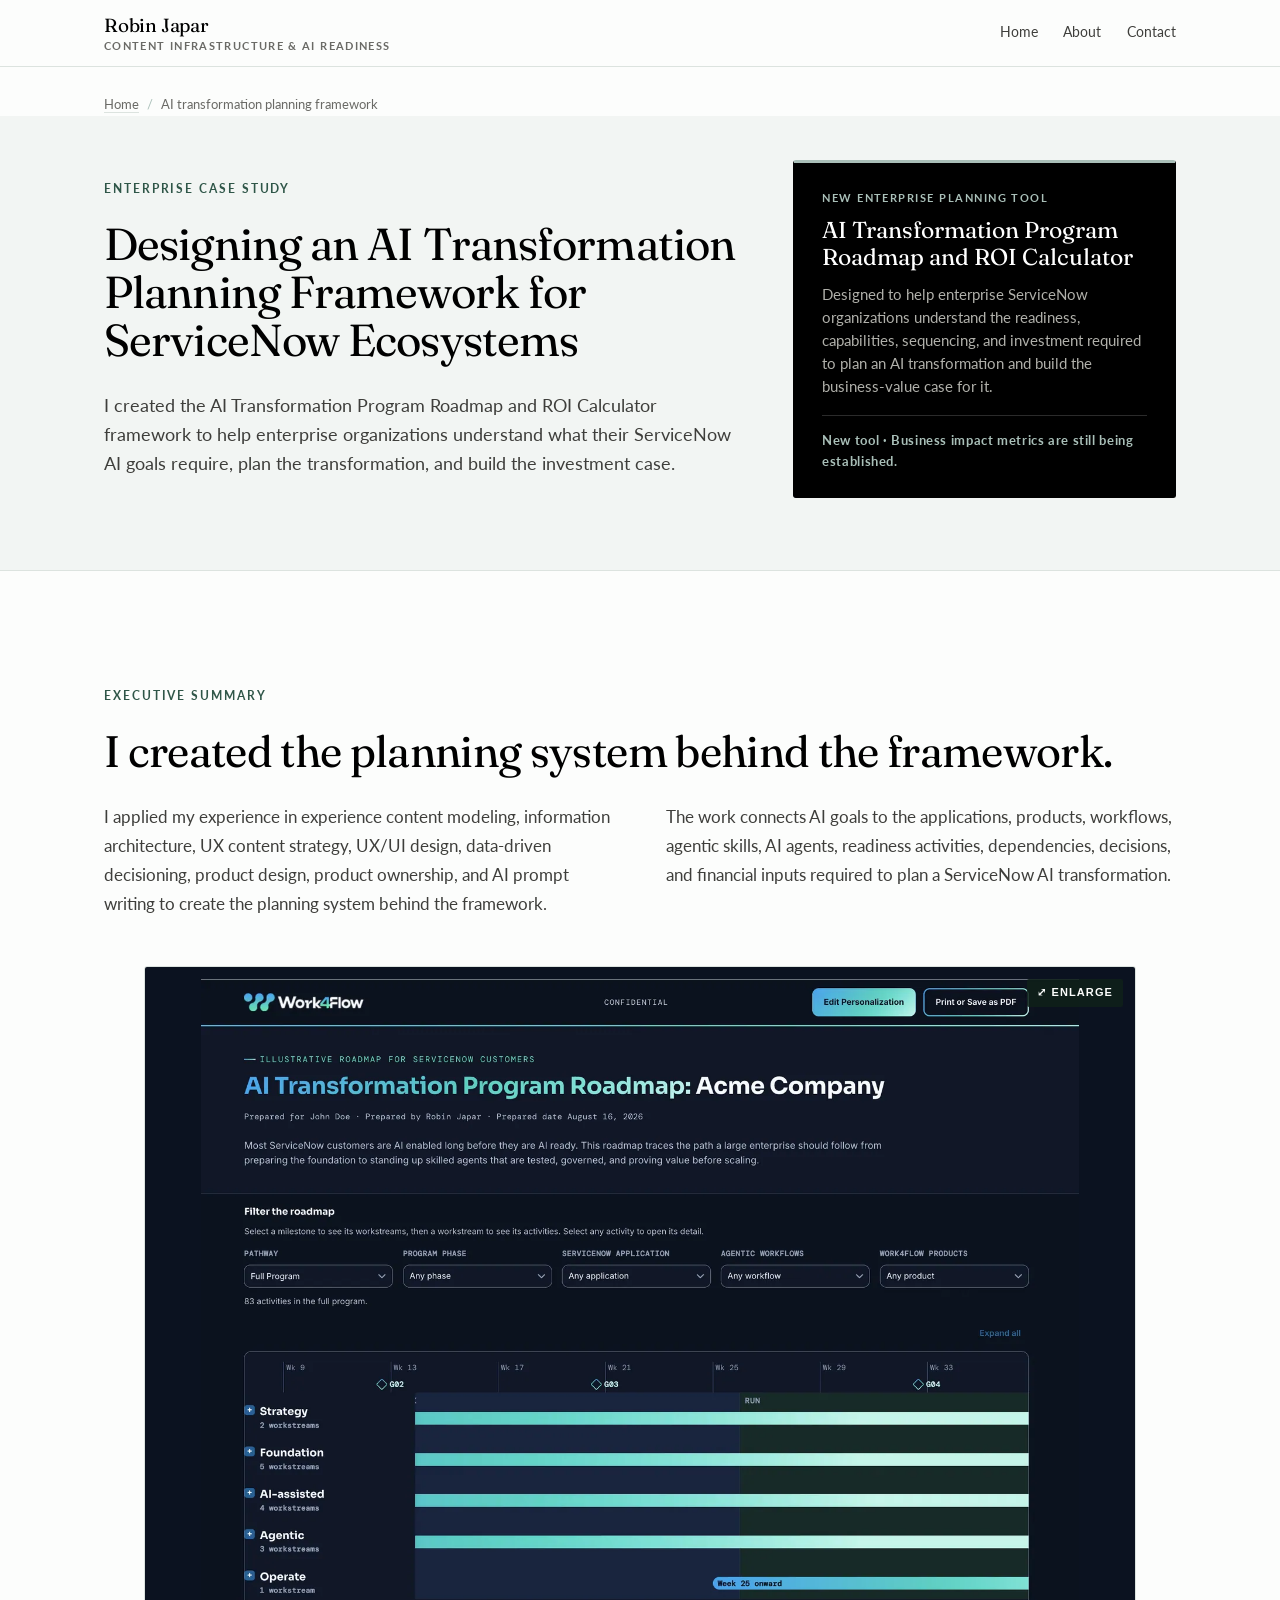
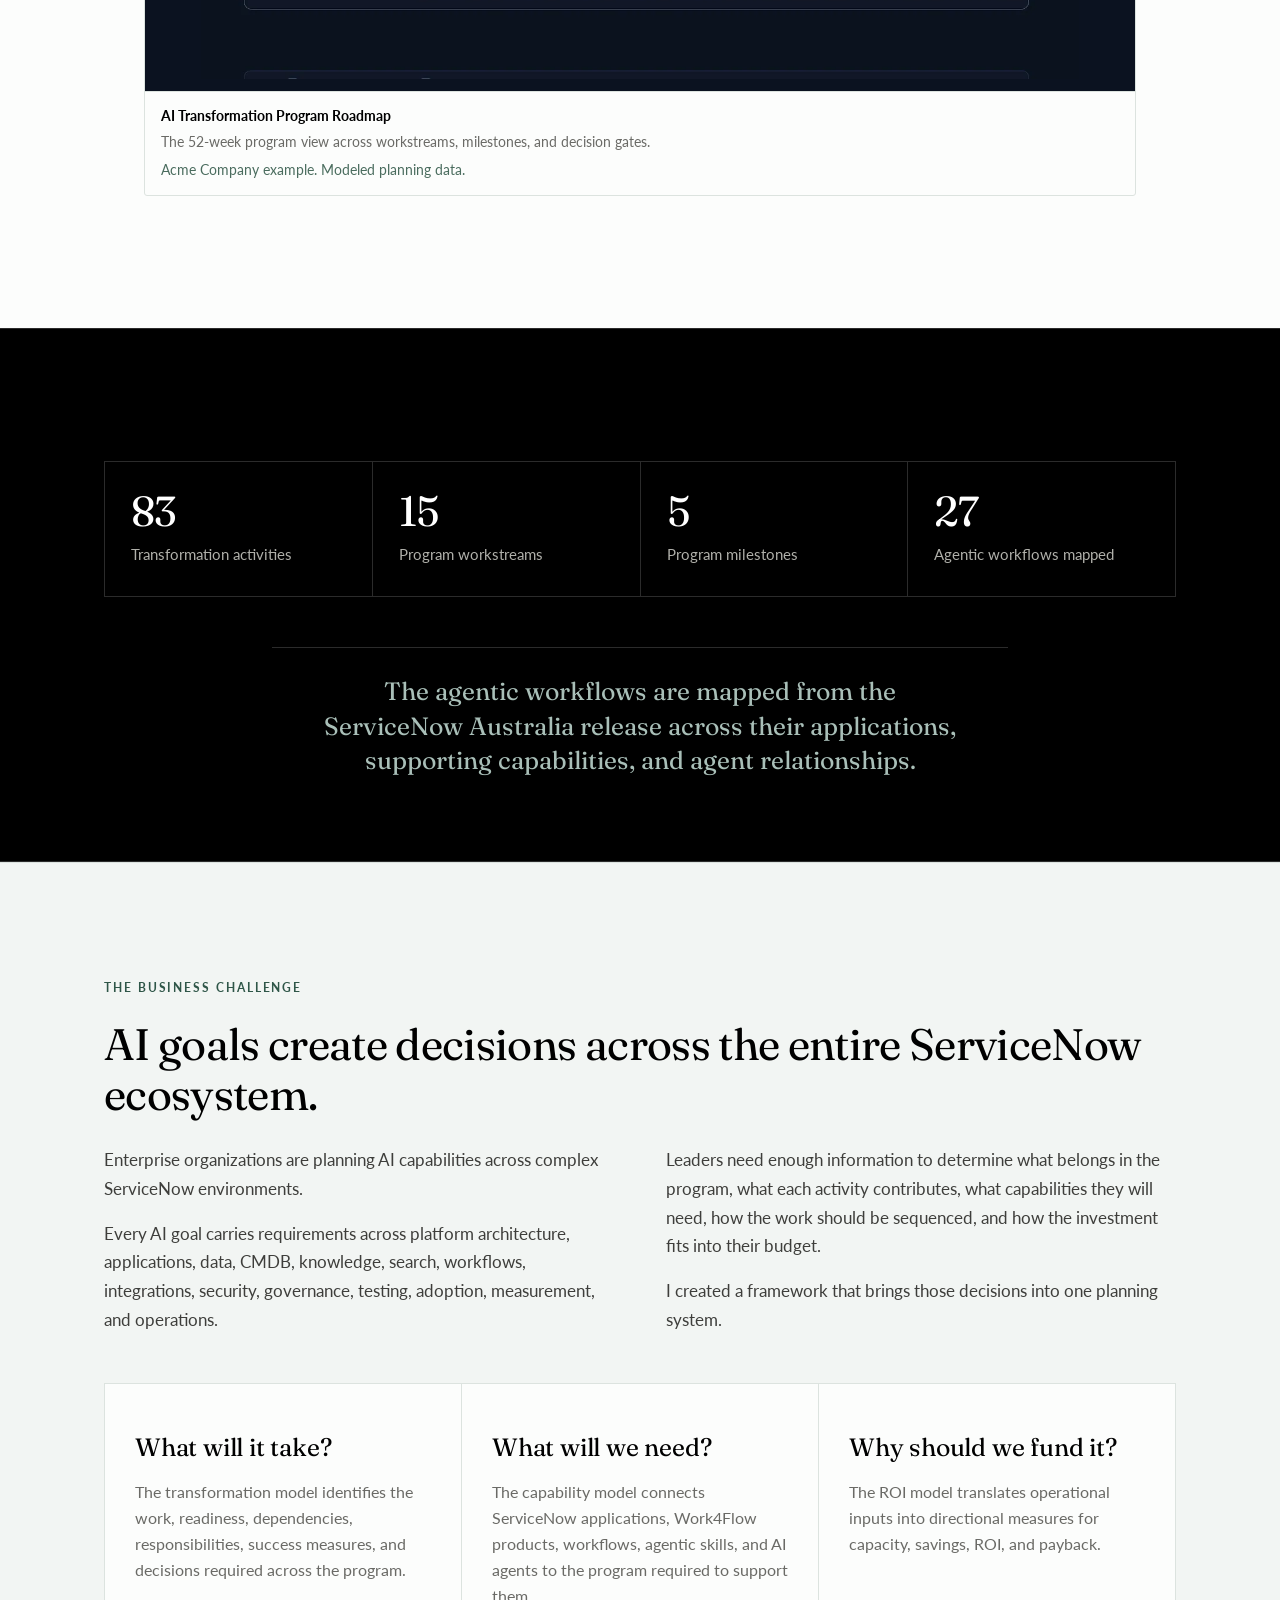
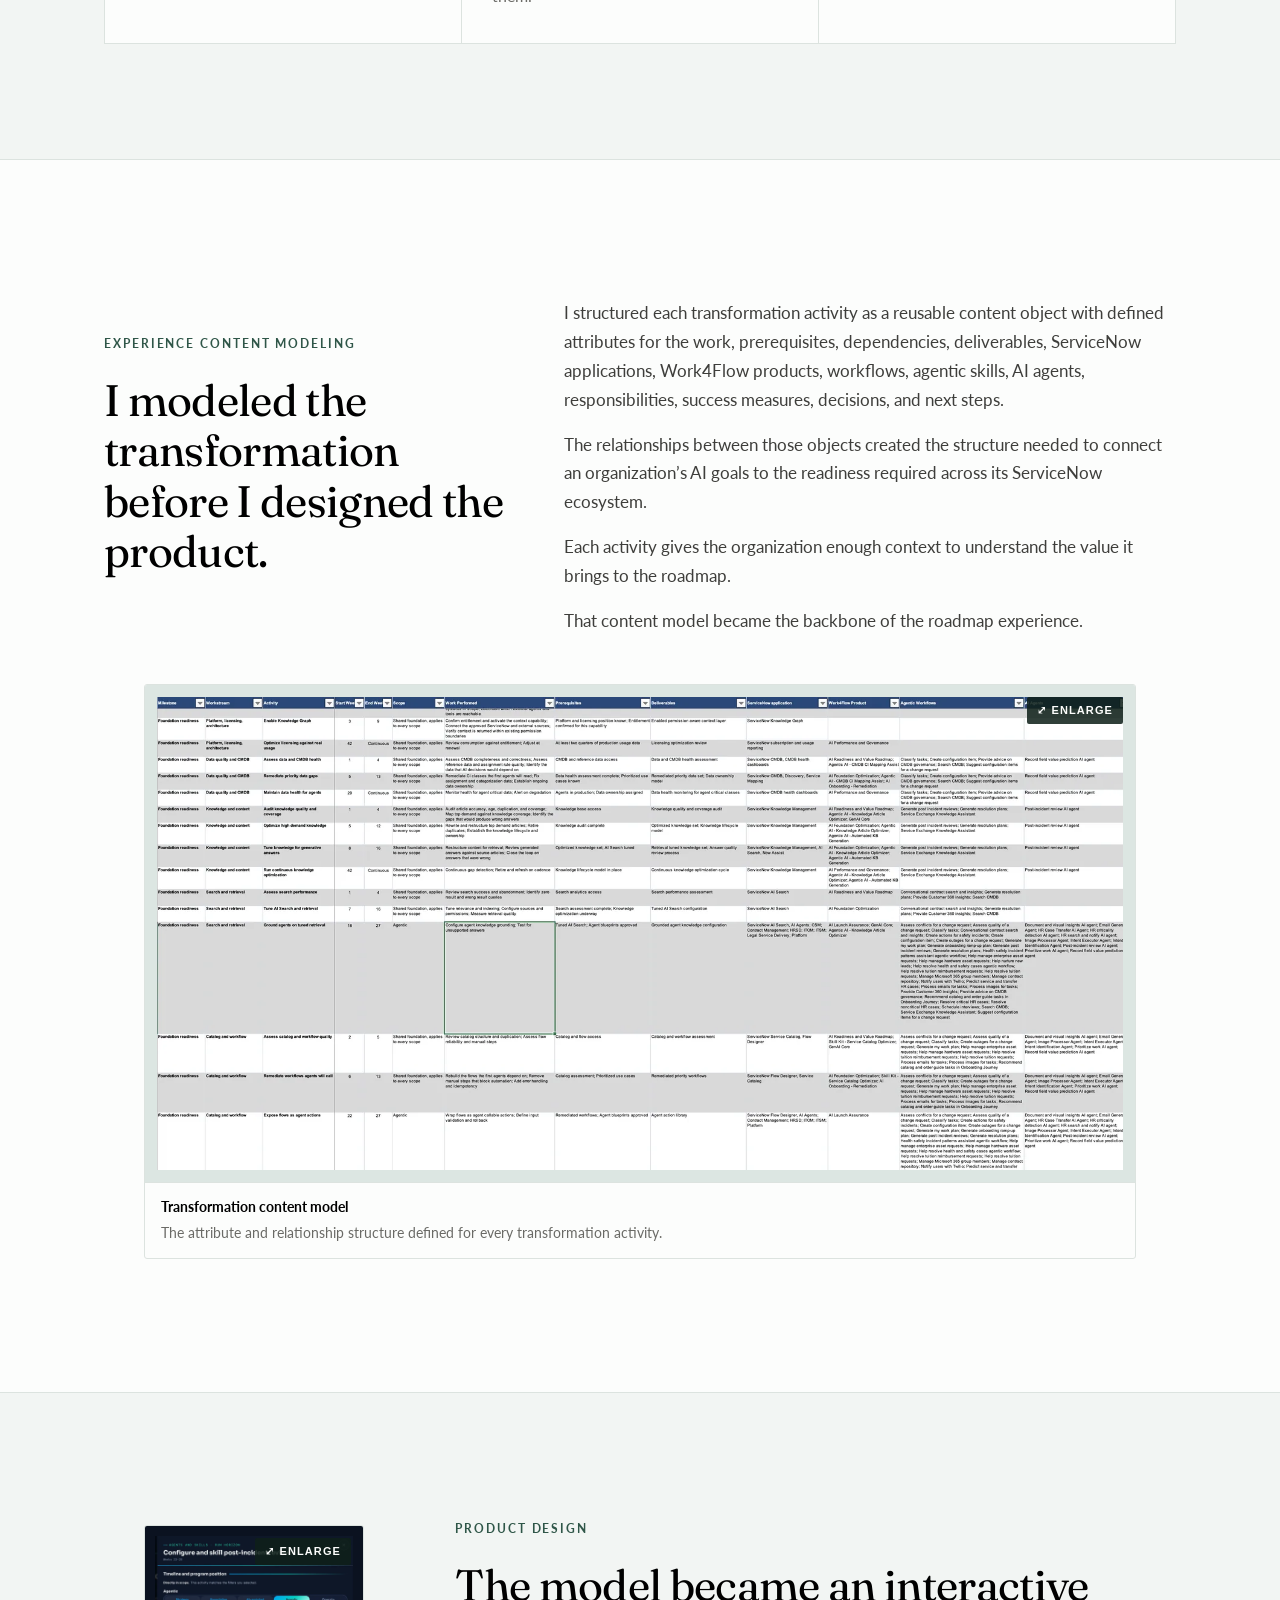
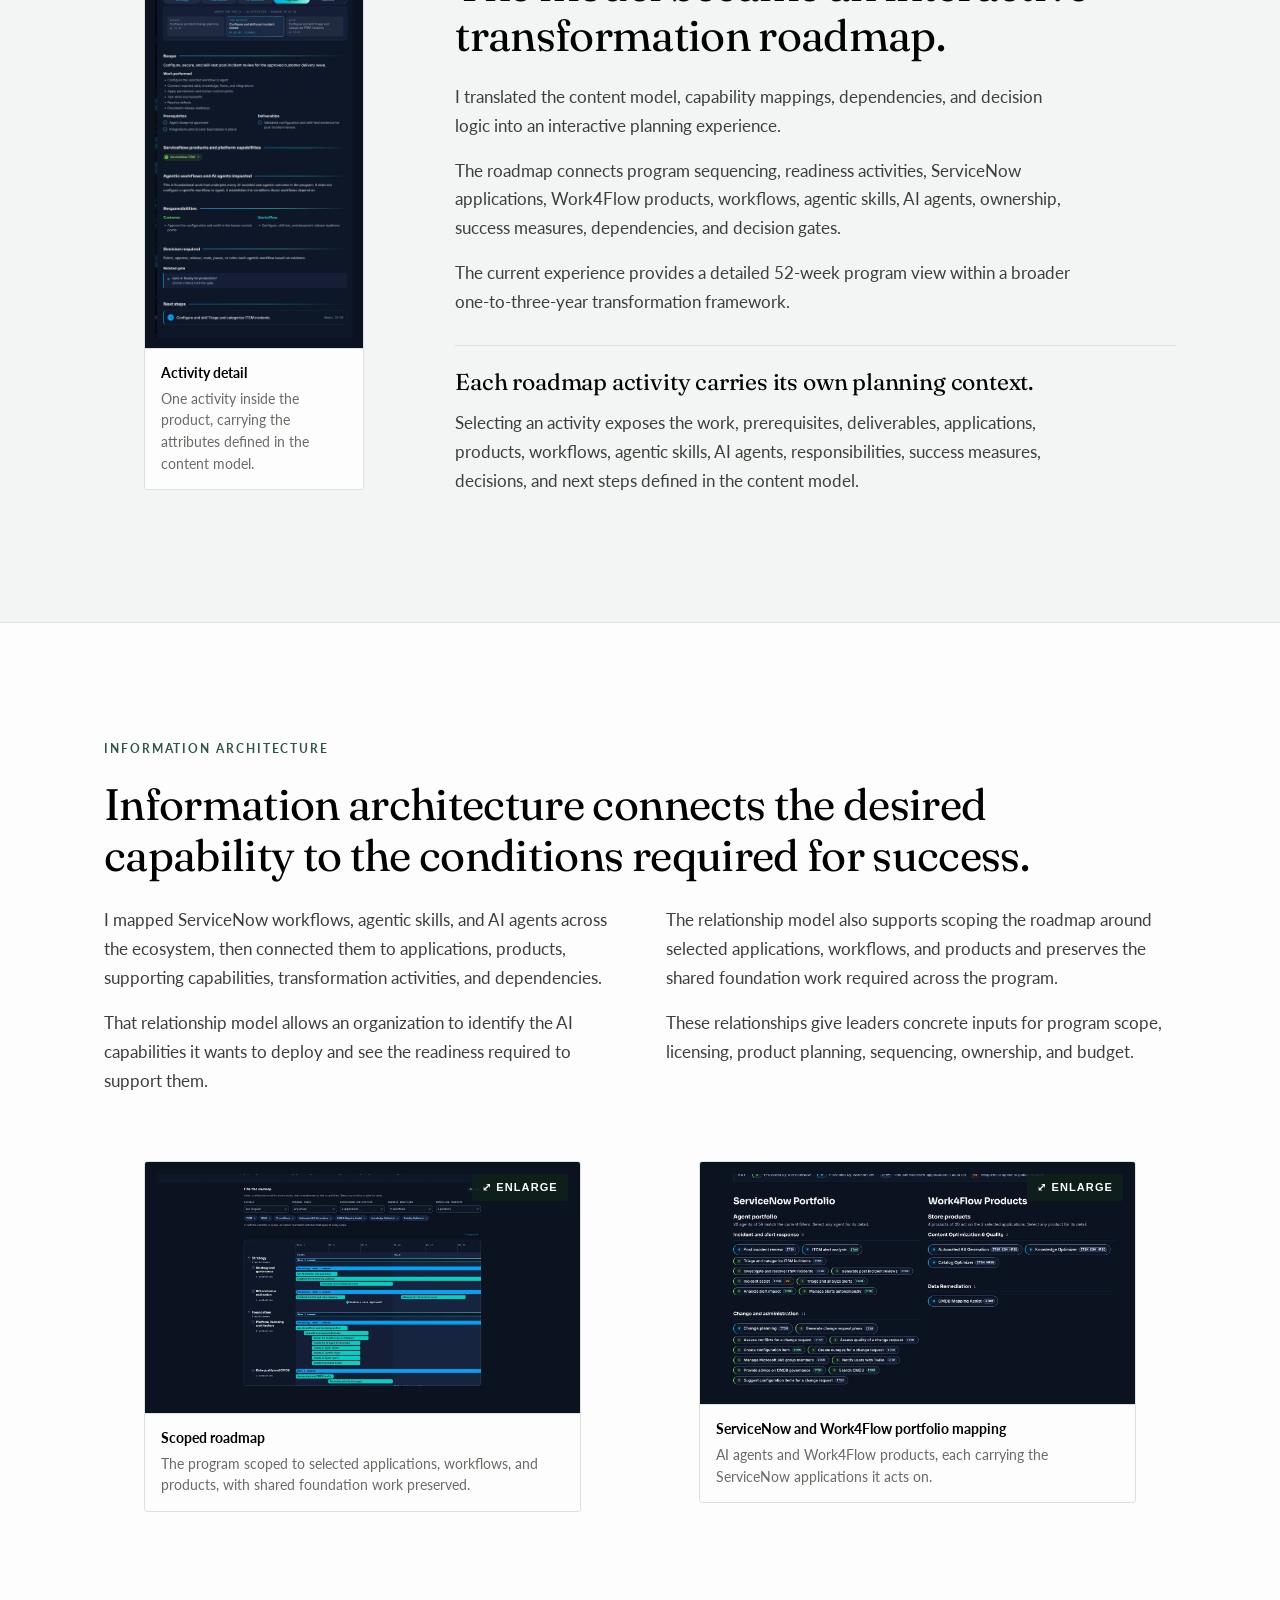
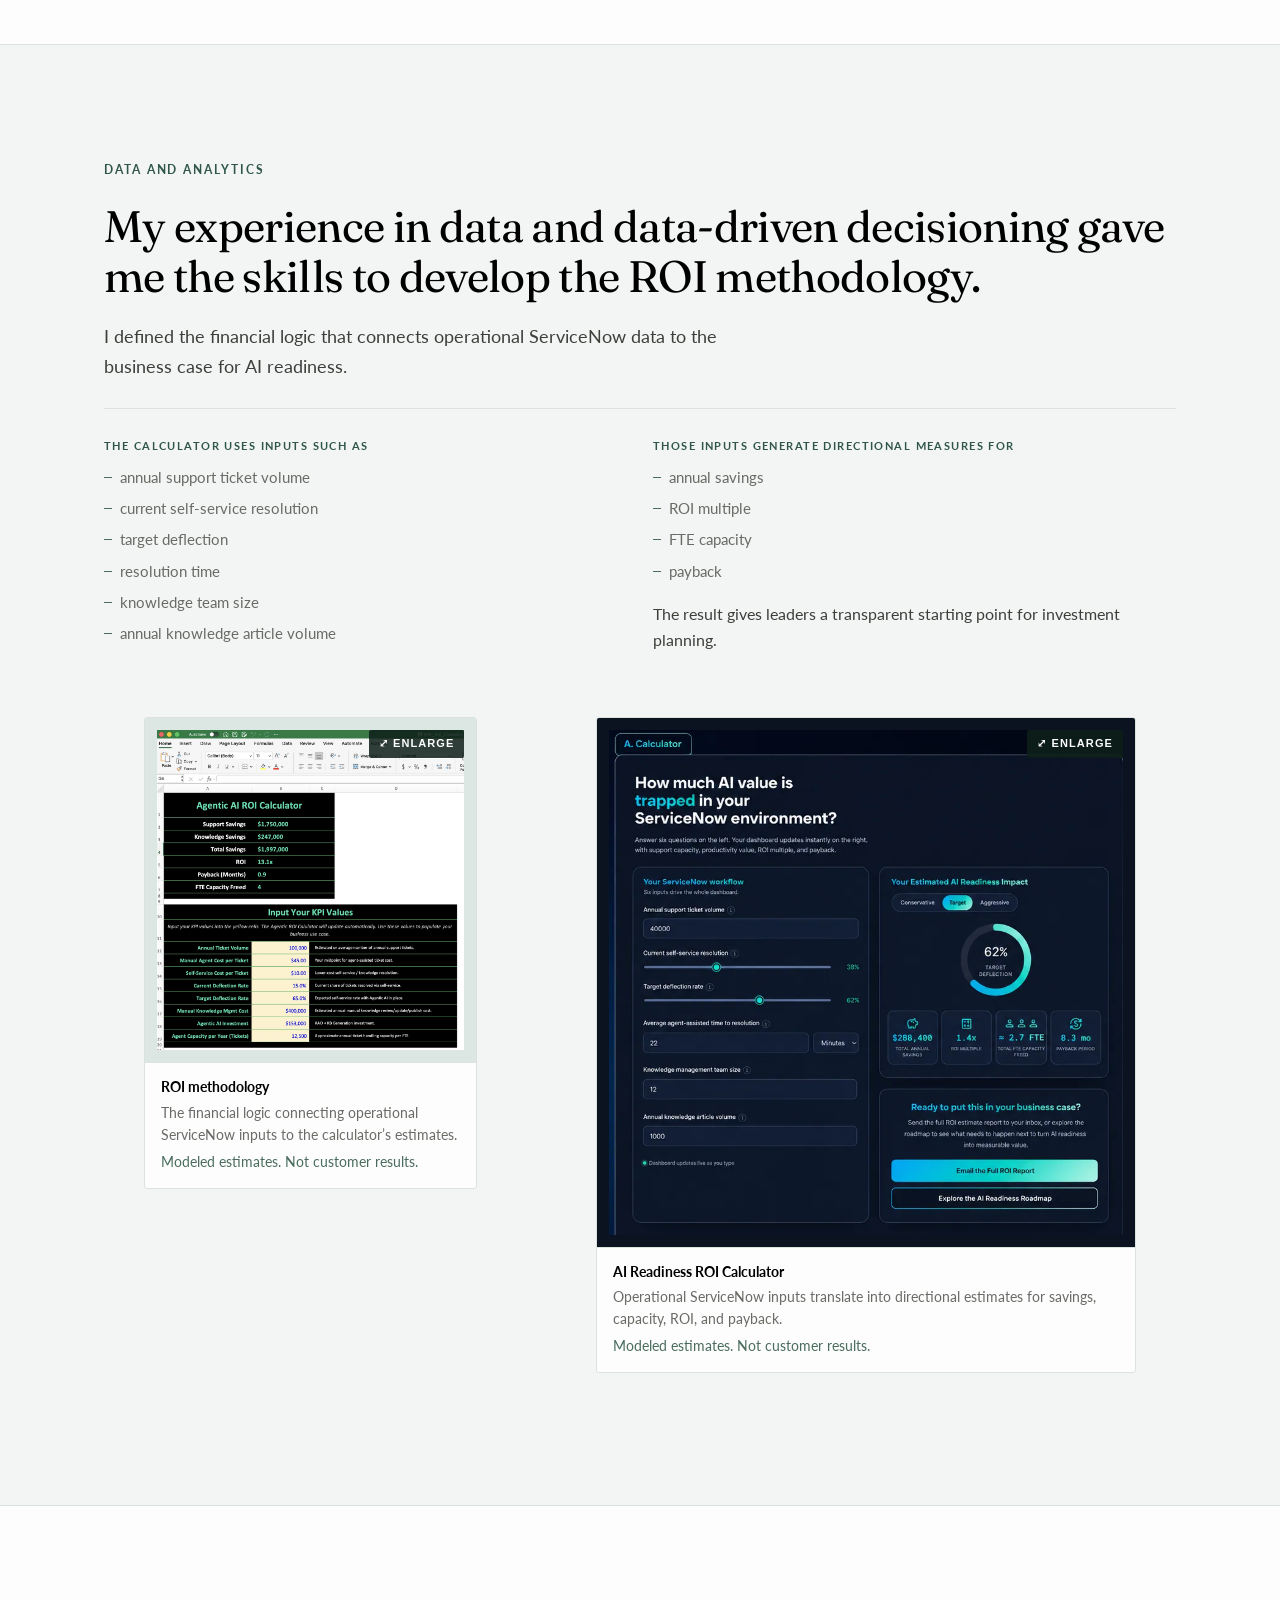
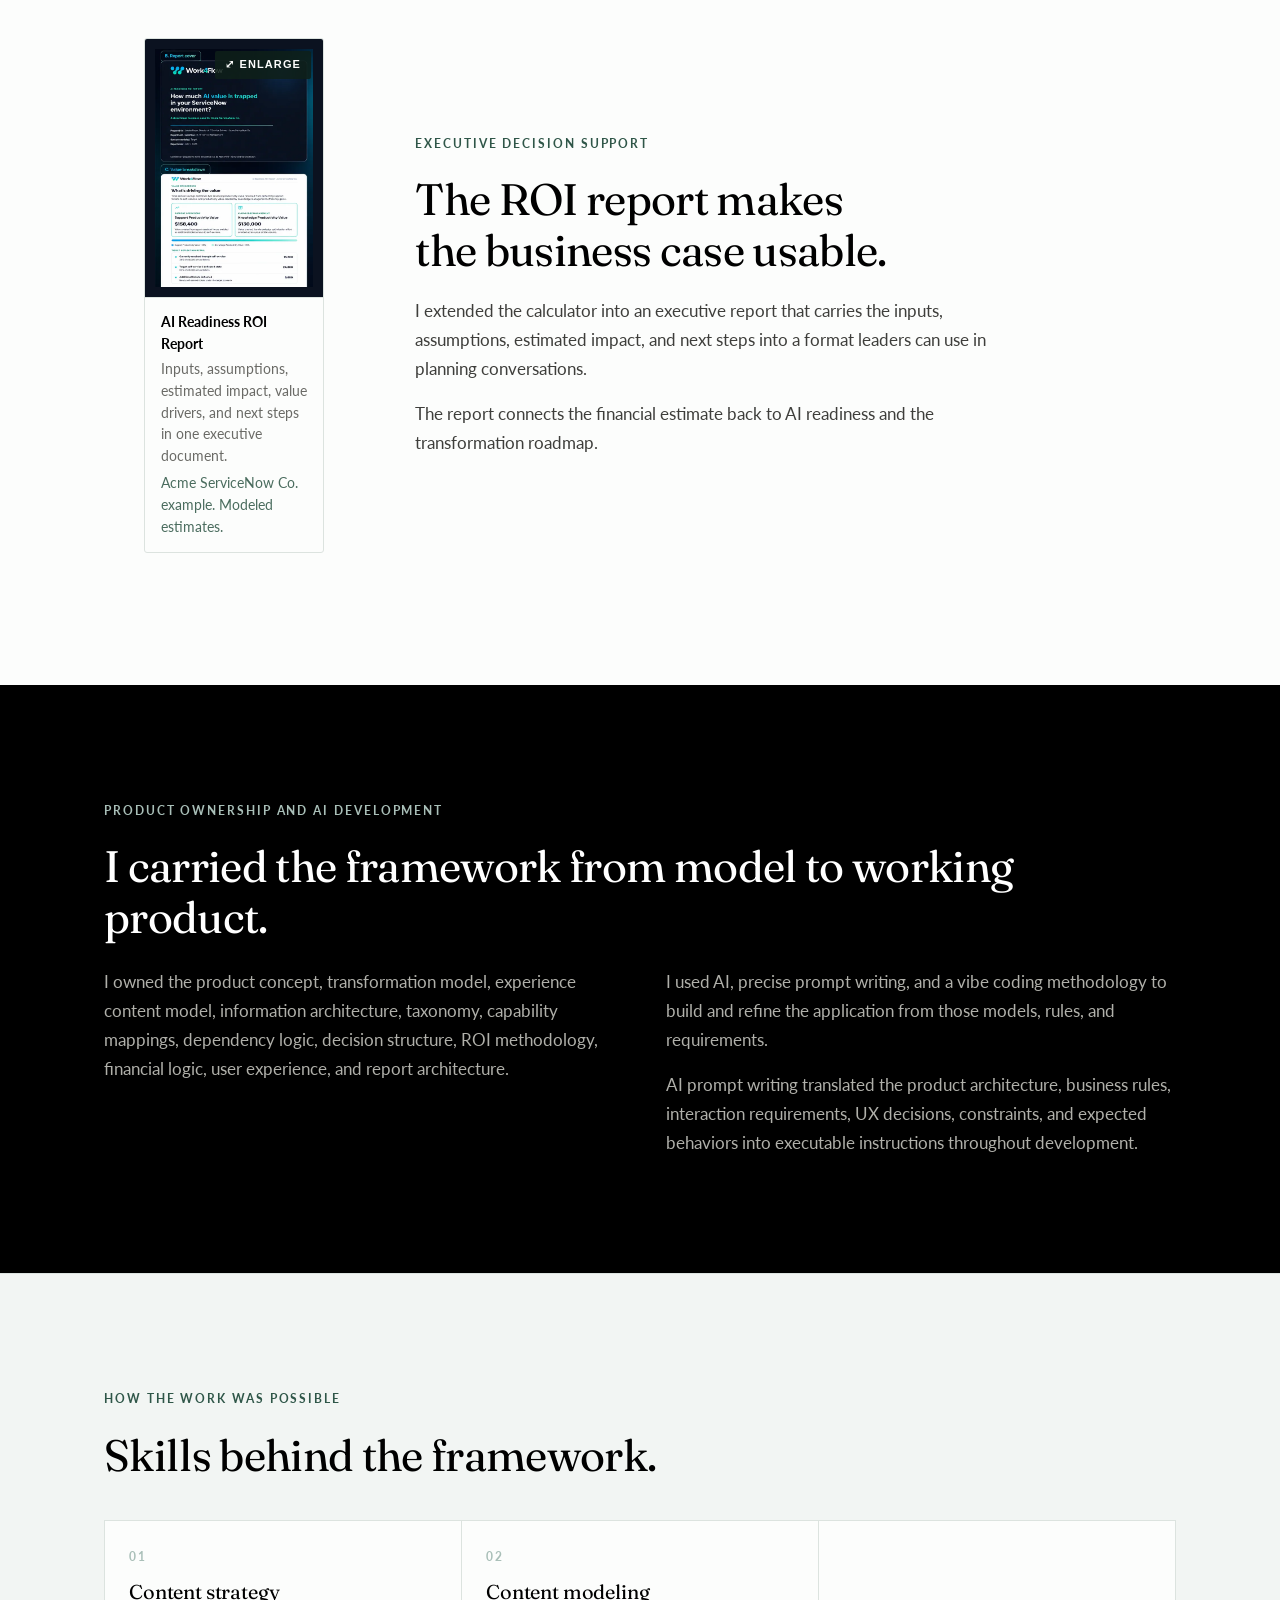
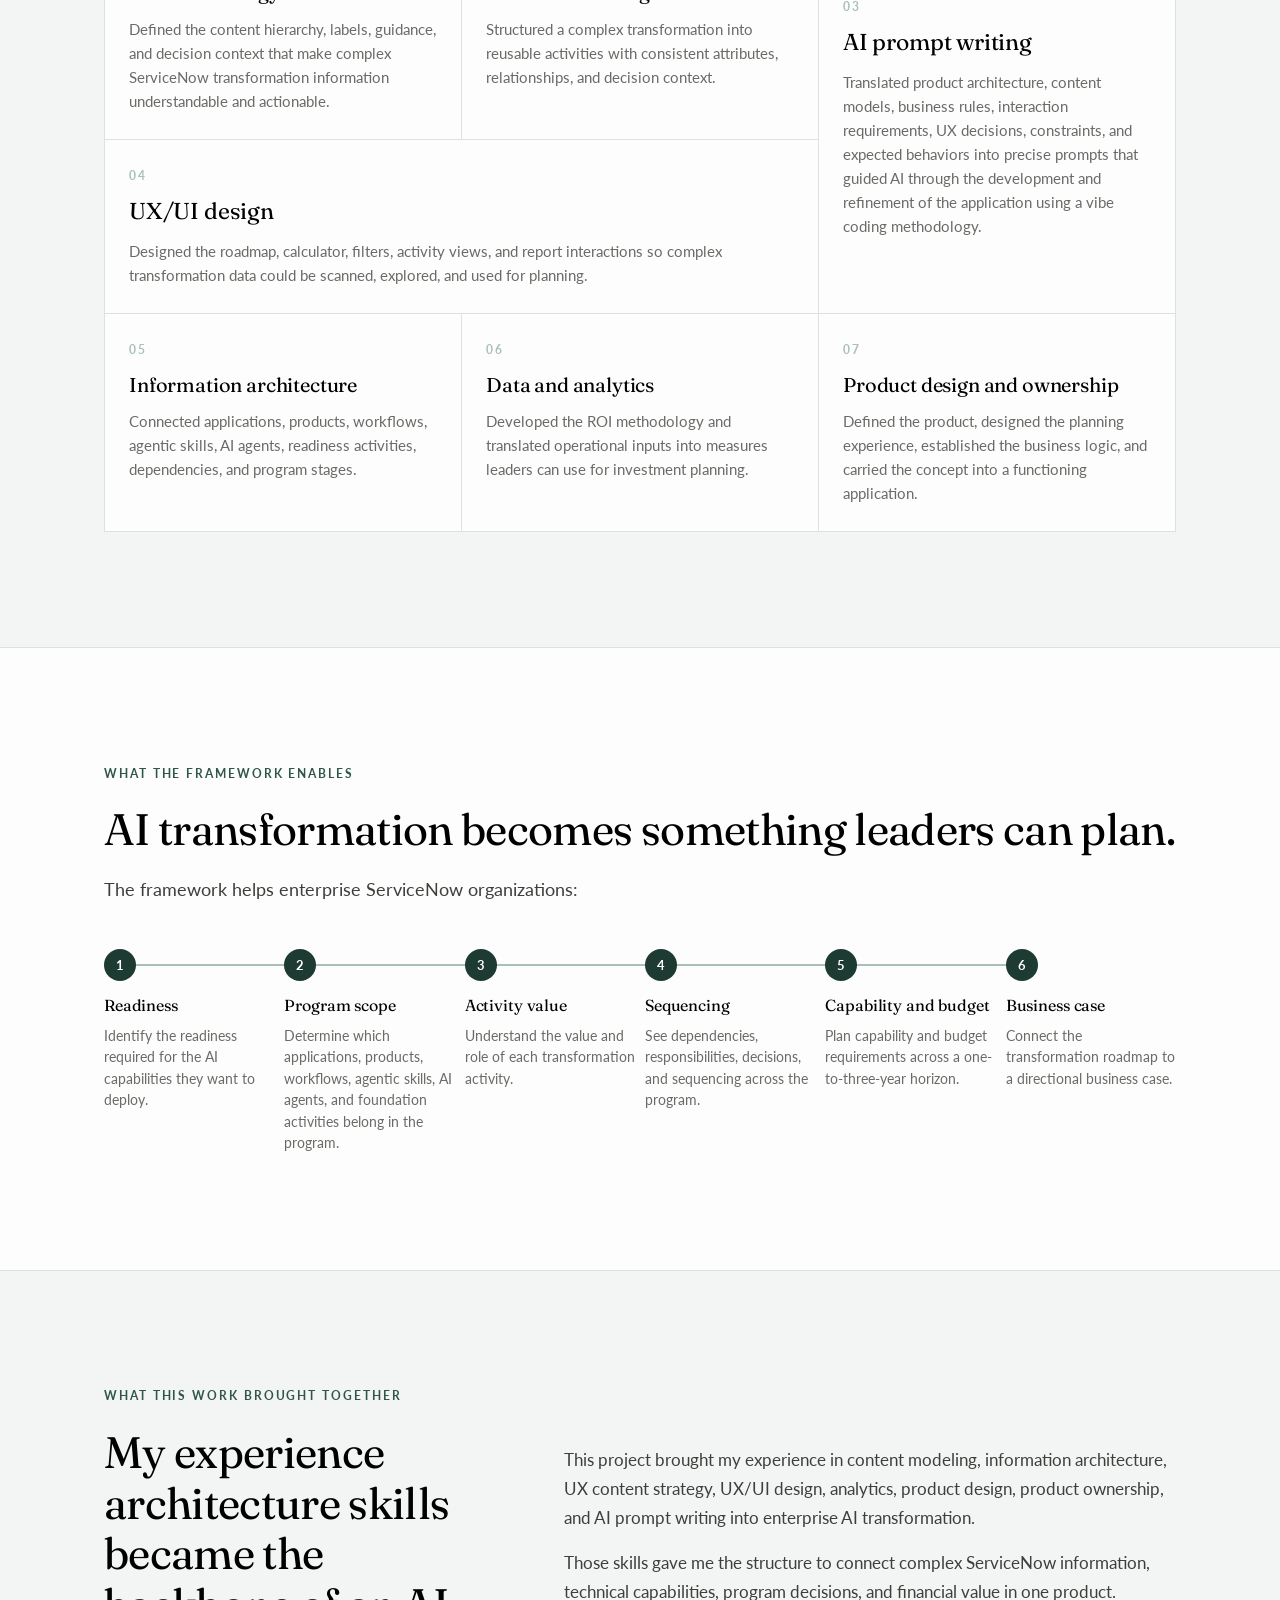
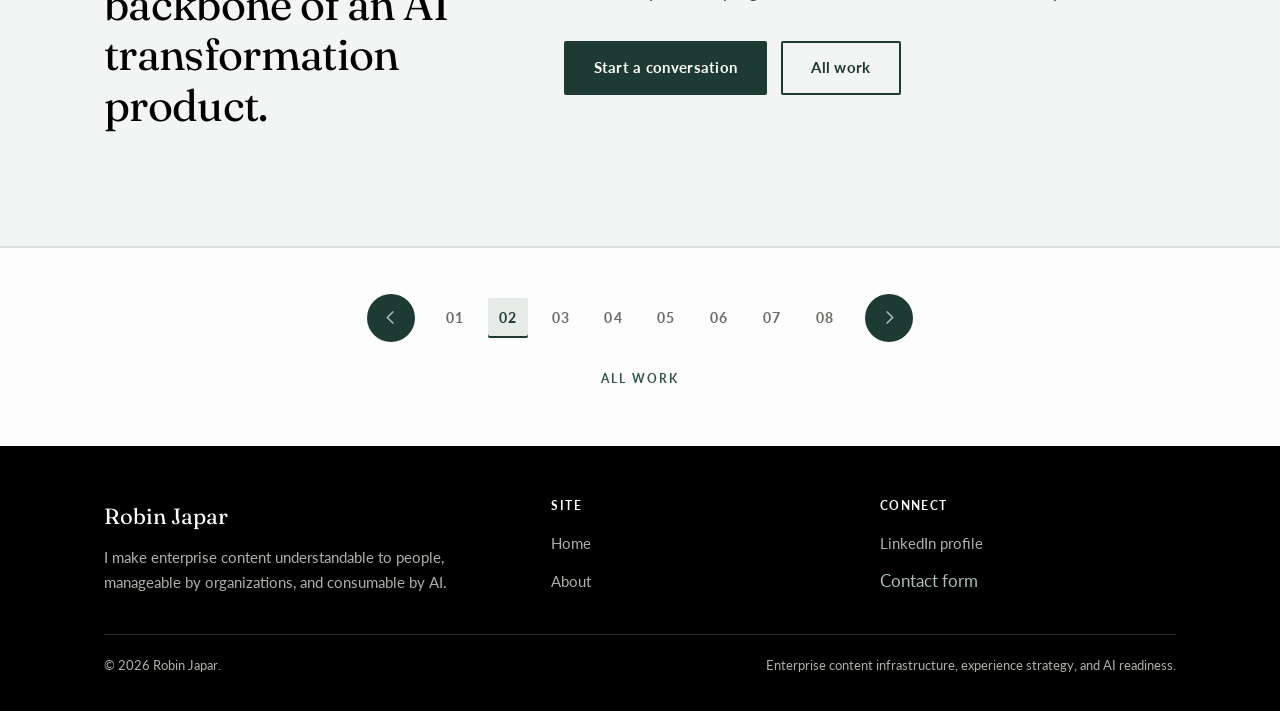
<file: work-ai-transformation-roadmap-framework.html>
<!DOCTYPE html>
<html lang="en">
<head>
<meta charset="utf-8">
<meta name="viewport" content="width=device-width, initial-scale=1">
<title>AI transformation planning framework for ServiceNow | Robin Japar</title>
<meta name="description" content="I created an AI Transformation Program Roadmap and ROI Calculator framework for planning ServiceNow AI transformation and building the investment case.">
<link rel="canonical" href="https://www.japarofcontent.com/work/ai-transformation-roadmap-framework">
<link rel="icon" href="assets/favicon.ico" sizes="any">
<link rel="icon" href="assets/favicon.svg" type="image/svg+xml">
<link rel="apple-touch-icon" href="assets/apple-touch-icon.png">
<meta name="theme-color" content="#1D3B32">
<meta name="robots" content="index, follow, max-image-preview:large, max-snippet:-1">
<meta name="author" content="Robin Japar">
<meta property="og:type" content="article">
<meta property="og:site_name" content="Robin Japar">
<meta property="og:locale" content="en_US">
<meta property="og:url" content="https://www.japarofcontent.com/work/ai-transformation-roadmap-framework">
<meta property="og:title" content="AI transformation planning framework for ServiceNow | Robin Japar">
<meta property="og:description" content="I created an AI Transformation Program Roadmap and ROI Calculator framework for planning ServiceNow AI transformation and building the investment case.">
<meta property="og:image" content="https://www.japarofcontent.com/assets/social-card.jpg">
<meta property="og:image:alt" content="Robin Japar, enterprise content strategy and AI readiness">
<meta name="twitter:card" content="summary_large_image">
<meta name="twitter:title" content="AI transformation planning framework for ServiceNow | Robin Japar">
<meta name="twitter:description" content="I created an AI Transformation Program Roadmap and ROI Calculator framework for planning ServiceNow AI transformation and building the investment case.">
<meta name="twitter:image" content="https://www.japarofcontent.com/assets/social-card.jpg">
<script type="application/ld+json">
{
  "@context": "https://schema.org",
  "@graph": [
    {
      "@type": "Person",
      "@id": "https://www.japarofcontent.com/#robin",
      "name": "Robin Japar",
      "jobTitle": "Enterprise content strategy, experience architecture, and AI readiness leader",
      "url": "https://www.japarofcontent.com/",
      "sameAs": ["https://www.linkedin.com/in/robin-japar"],
      "knowsAbout": [
        "Experience content modeling","Information architecture","UX content strategy","UX design",
        "Product design","Product ownership","AI prompt writing","AI readiness",
        "ServiceNow","Agentic AI","Enterprise transformation planning","ROI modeling"
      ]
    },
    {
      "@type": "BreadcrumbList",
      "itemListElement": [
        {"@type":"ListItem","position":1,"name":"Home","item":"https://www.japarofcontent.com/"},
        {"@type":"ListItem","position":2,"name":"AI transformation planning framework","item":"https://www.japarofcontent.com/work/ai-transformation-roadmap-framework"}
      ]
    },
    {
      "@type": "CreativeWork",
      "@id": "https://www.japarofcontent.com/work/ai-transformation-roadmap-framework#work",
      "url": "https://www.japarofcontent.com/work/ai-transformation-roadmap-framework",
      "name": "Designing an AI Transformation Planning Framework for ServiceNow Ecosystems",
      "headline": "Designing an AI Transformation Planning Framework for ServiceNow Ecosystems",
      "about": [
        "AI transformation planning","ServiceNow","Agentic AI","Experience content modeling",
        "Information architecture","ROI modeling","Product design"
      ],
      "abstract": "Created the AI Transformation Program Roadmap and ROI Calculator framework, a planning system that connects enterprise AI goals to the readiness, capabilities, sequencing, decisions, and investment required across a ServiceNow ecosystem.",
      "author": {"@id":"https://www.japarofcontent.com/#robin"},
      "creator": {"@id":"https://www.japarofcontent.com/#robin"},
      "inLanguage": "en",
      "isPartOf": {"@id":"https://www.japarofcontent.com/#site"}
    }
  ]
}
</script>
<link rel="preconnect" href="https://fonts.googleapis.com">
<link rel="preconnect" href="https://fonts.gstatic.com" crossorigin>
<link href="https://fonts.googleapis.com/css2?family=Fraunces:opsz,wght@9..144,300..700&family=Lato:wght@300;400;700&display=swap" rel="stylesheet">
<link rel="stylesheet" href="assets/work-pagination.css">
<style>
/* shared system, ported verbatim from the live portfolio stylesheet */


:root{
  
  --paper:#FCFDFC;
  --paper-alt:#F2F5F3;
  --black:#000000;
  --black-soft:#101010;
  --rule:#DCE3DF;
  --rule-dark:#2B2B2B;
  --ink:#000000;
  --body:#3E3E3B;
  --muted:#6A6A66;
  --on-black:#EDEDE9;
  --on-black-mute:#B0B0AA;

  
  --forest-900:#0F2019;
  --forest-800:#163026;
  --forest:#1D3B32;
  --forest-600:#2F5648;
  --green-mid:#4A6C5E;
  --sage:#A9BFB8;
  --sage-100:#DCE6E2;
  --tint:#E6EBE8;
  --band:#F2F5F3;

  --font-display:"Fraunces",Georgia,"Times New Roman",serif;
  --font-body:"Lato",-apple-system,BlinkMacSystemFont,"Segoe UI",sans-serif;

  --shell:1200px;
  --gut:clamp(20px,5vw,64px);
  --sec:clamp(64px,9vw,120px);
}


*,*::before,*::after{box-sizing:border-box}
html{-webkit-text-size-adjust:100%}
body{
  margin:0;background:var(--paper);color:var(--body);
  font-family:var(--font-body);font-size:17px;font-weight:400;line-height:1.72;
  -webkit-font-smoothing:antialiased;overflow-x:hidden;
}
img{max-width:100%;display:block;height:auto}
h1,h2,h3,h4{font-family:var(--font-display);color:var(--ink);font-weight:400;margin:0;text-wrap:balance}
h1{font-size:clamp(35px,5.4vw,64px);line-height:1.08;letter-spacing:-.02em}
h2{font-size:clamp(28px,3.7vw,44px);line-height:1.15;letter-spacing:-.015em}
h3{font-size:clamp(20px,2.1vw,25px);line-height:1.28;letter-spacing:-.008em}
h4{font-size:18px;line-height:1.35}
p{margin:0}
a{color:var(--forest-600)}

.shell{max-width:var(--shell);margin:0 auto;padding-inline:var(--gut)}
.section{padding-block:var(--sec)}
.stack>*+*{margin-top:var(--s,1rem)}

.skip{position:absolute;left:-9999px;top:0;background:var(--forest);color:#fff;padding:12px 20px;z-index:200}
.skip:focus{left:12px;top:12px}

.eyebrow{
  font-family:var(--font-body);font-size:12px;font-weight:700;letter-spacing:.16em;
  text-transform:uppercase;color:var(--forest-600);margin:0 0 20px;
}
.on-dark .eyebrow{color:var(--sage)}
.lede{font-size:clamp(18px,1.9vw,20.5px);line-height:1.66;color:var(--body);text-wrap:pretty}
.on-dark{background:var(--black);color:var(--on-black)}
.on-dark h2,.on-dark h3,.on-dark h4{color:#FFFFFF}
.on-dark .lede{color:var(--on-black-mute)}


.masthead{position:sticky;top:0;z-index:100;background:var(--paper);border-bottom:1px solid var(--rule)}
.masthead-in{display:flex;align-items:center;justify-content:space-between;gap:20px;max-width:var(--shell);margin:0 auto;padding:14px var(--gut)}
.brand{font-family:var(--font-display);font-size:19px;color:var(--ink);text-decoration:none;letter-spacing:-.01em;line-height:1.2}
.brand span{display:block;font-family:var(--font-body);font-size:10.5px;font-weight:700;letter-spacing:.13em;text-transform:uppercase;color:var(--muted);margin-top:3px}
.mainnav{display:flex;align-items:center;gap:clamp(14px,2vw,28px)}
.mainnav a,.mainnav button{font-family:var(--font-body);font-size:14px;color:var(--body);text-decoration:none;padding:6px 0;border:0;border-bottom:2px solid transparent;background:none;cursor:pointer;line-height:inherit}
.mainnav a:hover,.mainnav button:hover,.mainnav a:focus-visible,.mainnav button:focus-visible{color:var(--forest-600);border-bottom-color:var(--sage)}
.mainnav a[aria-current="page"]{color:var(--ink);border-bottom-color:var(--forest)}
.navtoggle{display:none;background:none;border:1px solid var(--rule);border-radius:4px;padding:9px 13px;font-family:var(--font-body);font-size:13px;color:var(--ink);cursor:pointer}


.btn{
  display:inline-block;font-family:var(--font-body);font-size:14.5px;font-weight:700;
  cursor:pointer;line-height:1.5;text-align:center;-webkit-appearance:none;appearance:none;
  letter-spacing:.02em;text-decoration:none;padding:14px 28px;border-radius:2px;
  border:2px solid var(--forest);background:var(--forest);color:#fff;transition:background .18s ease-out,color .18s,border-color .18s,transform .18s ease-out;
}

.btn:hover,.btn:focus-visible{
  background:#fff;border-color:var(--forest);color:var(--forest);
  transform:translateY(-2px);
}
.btn:active{transform:translateY(0)}

.btn.alt{background:transparent;color:var(--forest);border-color:var(--forest)}
.btn.alt:hover,.btn.alt:focus-visible{
  background:var(--forest);border-color:var(--forest);color:#fff;
  transform:translateY(-2px);
}

.on-dark .btn{background:var(--paper);border-color:var(--paper);color:var(--black)}
.on-dark .btn:hover,.on-dark .btn:focus-visible{
  background:transparent;border-color:var(--paper);color:var(--paper);
  transform:translateY(-2px);
}
.on-dark .btn.alt{background:transparent;color:var(--paper);border-color:var(--sage)}
.on-dark .btn.alt:hover,.on-dark .btn.alt:focus-visible{
  background:var(--paper);border-color:var(--paper);color:var(--black);
  transform:translateY(-2px);
}
.btnrow{display:flex;flex-wrap:wrap;gap:14px;margin-top:34px}


a:focus-visible,button:focus-visible,[tabindex]:focus-visible{outline:3px solid var(--forest-600);outline-offset:3px}
.on-dark a:focus-visible,.on-dark button:focus-visible{outline-color:var(--sage)}


.hero{background:var(--paper);border-bottom:1px solid var(--rule)}
.hero-grid{display:grid;grid-template-columns:1.28fr .72fr;gap:clamp(32px,5vw,72px);align-items:stretch;padding-block:clamp(56px,7vw,96px)}
.hero p.lede{margin-top:26px}
.portrait{position:relative;border-radius:3px;overflow:hidden;background:var(--sage-100);min-height:430px}
.portrait img{width:100%;height:100%;object-fit:cover;object-position:50% 22%}
.ph{
  position:absolute;inset:0;display:flex;flex-direction:column;align-items:center;justify-content:center;gap:8px;
  background:var(--sage-100);color:var(--forest);text-align:center;padding:24px;
  font-family:var(--font-body);font-size:13px;line-height:1.6;
}
.ph[hidden]{display:none}
.ph strong{font-size:12px;letter-spacing:.12em;text-transform:uppercase}
.portrait figcaption{
  position:absolute;left:0;right:0;bottom:0;background:linear-gradient(transparent,rgba(15,32,25,.86));
  color:#EEF2F0;font-size:12.5px;line-height:1.5;padding:34px 18px 14px;
}


.proof{background:var(--black);color:var(--on-black)}
.proof-grid{display:grid;grid-template-columns:repeat(3,1fr);gap:1px;background:var(--rule-dark)}
.metric{background:var(--black);padding:clamp(28px,4vw,42px) clamp(16px,2.4vw,30px)}
.metric .val{font-family:var(--font-display);font-size:clamp(34px,4.4vw,52px);line-height:1;color:#FFFFFF;font-weight:300;letter-spacing:-.02em}
.metric .lbl{font-size:14px;line-height:1.6;color:var(--on-black-mute);margin-top:14px;max-width:30ch}


.systems{border:1px solid var(--rule-dark);border-radius:3px;padding:clamp(20px,3vw,34px);background:var(--black-soft)}
.chain{display:grid;grid-template-columns:1fr;gap:0;--dot-y:22px}
.node{position:relative;padding:15px 0 15px 26px;background:none;border:0;border-radius:0}
.node::before{
  content:"";position:absolute;left:-5px;top:var(--dot-y);width:9px;height:9px;border-radius:50%;
  background:var(--sage);border:1px solid var(--black);z-index:1;
}

.node::after{
  content:"";position:absolute;left:-1px;top:calc(var(--dot-y) + 5.5px);width:1px;height:100%;
  background:var(--green-mid);z-index:0;
}
.node:last-child{padding-bottom:0}
.node:last-child::after{display:none}
.node:last-child::before{background:var(--tint)}
.node .n-t{font-family:var(--font-display);font-size:18px;color:#FFFFFF;line-height:1.2}
.node .n-d{font-size:13px;line-height:1.55;color:var(--on-black-mute);margin-top:5px}
.chain-cap{font-size:13px;color:var(--sage);margin-top:18px;border-top:1px solid var(--rule-dark);padding-top:16px}


.pov-grid{display:grid;grid-template-columns:1.15fr .85fr;gap:clamp(32px,5vw,66px);align-items:start}
.pillars{display:grid;grid-template-columns:repeat(2,1fr);gap:1px;background:var(--rule-dark);margin-top:34px;border:1px solid var(--rule-dark)}
.pillar{background:var(--black);padding:22px 20px}
.pillar h4{color:#FFFFFF;font-size:17px}
.pillar p{font-size:14px;line-height:1.6;color:var(--on-black-mute);margin-top:7px}


.tchev{display:none}
.tnode:hover .tlabel,.tnode:focus-visible .tlabel{color:var(--ink)}
.tnode:hover .tdot,.tnode:focus-visible .tdot{transform:scale(1.18);border-color:var(--forest);border-width:3px}
.tnode:hover .tdot i,.tnode:focus-visible .tdot i{background:var(--forest);transform:scale(1.15)}
.track{position:relative;margin-top:44px}
.track-line{display:none}
.track-nodes{position:relative;display:grid;grid-template-columns:repeat(6,1fr);gap:8px}
.tnode{
  background:none;border:0;padding:0 6px 0 0;text-align:left;cursor:pointer;font-family:var(--font-body);
  display:grid;align-content:start;justify-items:start;width:100%;position:relative;
}
.tnode::before{
  content:"";position:absolute;left:14px;right:-22px;top:13px;height:2px;
  background:var(--sage);z-index:0;
}
.tnode:last-child::before{display:none}
.tdot{position:relative;z-index:1;width:28px;height:28px;border-radius:50%;background:var(--paper);border:2px solid var(--green-mid);display:grid;place-items:center;transition:transform .18s ease-out,border-color .18s,border-width .18s,background .18s}
.tdot i{width:9px;height:9px;border-radius:50%;background:var(--green-mid);display:block;transition:transform .18s ease-out,background .18s;font-style:normal}
.tnode.is-open .tdot{border-color:var(--forest);background:var(--forest);transform:scale(1.16)}
.tnode.is-open .tdot i{background:var(--tint)}
.tnode.is-open:hover .tdot{transform:scale(1.24)}
.tlabel{font-size:13px;line-height:1.45;color:var(--muted);margin-top:14px;max-width:16ch;display:block;min-height:2.9em}
.tnode.is-open .tlabel{color:var(--ink);font-weight:700}
.tstage{font-size:11px;font-weight:700;letter-spacing:.13em;text-transform:uppercase;color:var(--forest-600);display:block;margin-top:10px}
.panel{
  margin-top:44px;background:var(--band);border:1px solid var(--rule);border-left:4px solid var(--forest);
  border-radius:0;padding:clamp(24px,3.4vw,38px);
}
.panel .quote{font-family:var(--font-display);font-size:clamp(20px,2.5vw,27px);line-height:1.34;color:var(--ink);max-width:34ch}
.panel .proofpt{margin-top:18px;max-width:62ch}
.panel .meta{display:flex;flex-wrap:wrap;gap:10px 26px;margin-top:22px;font-size:13.5px;color:var(--muted)}
.panel .meta b{color:var(--ink);font-weight:700}


.cards{display:grid;grid-template-columns:repeat(3,1fr);gap:1px;background:var(--rule);border:1px solid var(--rule);margin-top:44px}
.card{background:var(--paper);padding:clamp(22px,2.6vw,30px)}
.card .idx{font-size:11.5px;font-weight:700;letter-spacing:.14em;color:var(--forest-600);text-transform:uppercase}
.card h3{margin-top:12px;font-size:21px}
.card p{margin-top:11px;font-size:15.5px;line-height:1.62;color:var(--muted)}


.work{display:grid;grid-template-columns:repeat(3,1fr);gap:clamp(20px,2.6vw,30px);margin-top:44px}
.wcard{display:flex;flex-direction:column;border:1px solid var(--rule);border-radius:3px;overflow:hidden;background:var(--paper)}
.wthumb{aspect-ratio:16/10;background:var(--sage-100);position:relative;border-bottom:1px solid var(--rule)}
.wthumb img{width:100%;height:100%;object-fit:cover}
.wbody{padding:clamp(20px,2.4vw,26px);display:flex;flex-direction:column;flex:1}
.wtag{font-size:11px;font-weight:700;letter-spacing:.13em;text-transform:uppercase;color:var(--forest-600)}
.wcard h3{margin-top:12px;font-size:21px}
.wfields{margin-top:18px;border-top:1px solid var(--rule);padding-top:16px;display:grid;gap:11px}
.field{display:grid;grid-template-columns:88px minmax(0,1fr);gap:12px;font-size:14px;line-height:1.55}
.field dt{font-weight:700;color:var(--ink);font-size:11.5px;letter-spacing:.09em;text-transform:uppercase;padding-top:2px}
.field dd{margin:0;color:var(--muted)}
.wai{margin-top:16px;background:var(--tint);border-left:3px solid var(--green-mid);padding:13px 15px;font-size:14px;line-height:1.6;color:var(--forest-800)}
.wai b{display:block;font-size:11px;letter-spacing:.11em;text-transform:uppercase;margin-bottom:5px;color:var(--forest)}
.wlink{margin-top:auto;padding-top:20px;font-size:14.5px;font-weight:700;color:var(--forest-600);text-decoration:none;display:inline-block}
.wlink:hover{text-decoration:underline}


.rec{display:grid;grid-template-columns:repeat(4,1fr);gap:1px;background:var(--rule-dark);border:1px solid var(--rule-dark);margin-top:44px}
.rcol{background:var(--black);padding:24px 20px}
.rcol h3{font-size:19px;color:#FFFFFF}
.rcol ul{margin:14px 0 0;padding:0;list-style:none}
.rcol li{font-size:14px;line-height:1.55;color:var(--on-black-mute);padding-left:16px;position:relative;margin-top:9px}
.rcol li::before{content:"";position:absolute;left:0;top:9px;width:6px;height:1px;background:var(--green-mid)}


.closing{background:var(--paper-alt);border-top:1px solid var(--rule)}
.closing-in{display:grid;grid-template-columns:1.2fr .8fr;gap:clamp(28px,5vw,64px);align-items:center}


.foot{background:var(--black);color:var(--on-black-mute);padding-block:52px 34px}
.foot-grid{display:grid;grid-template-columns:1.4fr 1fr 1fr;gap:32px}
.foot h4{color:#FFFFFF;font-family:var(--font-body);font-size:11.5px;letter-spacing:.13em;text-transform:uppercase;font-weight:700}
.foot ul{list-style:none;margin:14px 0 0;padding:0}
.foot li{margin-top:9px}
.foot a{color:var(--on-black-mute);text-decoration:none;font-size:14.5px}
.foot a:hover{color:#fff;text-decoration:underline}
.foot .sig{font-family:var(--font-display);font-size:22px;color:#FFFFFF}
.foot .tag{font-size:14.5px;margin-top:10px;max-width:40ch;color:var(--on-black-mute)}
.foot-base{border-top:1px solid var(--rule-dark);margin-top:38px;padding-top:20px;font-size:12.5px;display:flex;flex-wrap:wrap;gap:12px;justify-content:space-between}


.cf-backdrop{position:absolute;inset:0;background:rgba(10,14,12,.62);z-index:300;display:none}
.cf-backdrop[data-open="true"]{display:block}
.cf-dialog{
  position:absolute;left:50%;transform:translateX(-50%);width:min(620px,calc(100vw - 32px));
  background:var(--paper);border:1px solid var(--rule);border-radius:4px;z-index:301;
  box-shadow:0 24px 70px rgba(10,14,12,.28);
}
.cf-head{display:flex;justify-content:space-between;align-items:flex-start;gap:18px;padding:26px 28px 0}
.cf-head h2{font-size:26px}
.cf-head p{font-size:15px;color:var(--muted);margin-top:9px;max-width:46ch}
.cf-close{
  background:none;border:1px solid var(--rule);border-radius:3px;width:34px;height:34px;flex:0 0 34px;
  cursor:pointer;color:var(--body);font-size:17px;line-height:1;display:grid;place-items:center;
}
.cf-close:hover{border-color:var(--forest);color:var(--forest)}
.cf-body{padding:22px 28px 28px}
.cf-row{display:grid;grid-template-columns:1fr 1fr;gap:14px}
.cf-field{margin-top:16px;display:block}
.cf-field label{display:block;font-size:12px;font-weight:700;letter-spacing:.09em;text-transform:uppercase;color:var(--ink);margin-bottom:7px}
.cf-field .opt{color:var(--muted);font-weight:400;letter-spacing:0;text-transform:none;font-size:12.5px}
.cf-field input,.cf-field select,.cf-field textarea{
  width:100%;font-family:var(--font-body);font-size:15.5px;color:var(--ink);background:var(--paper);
  border:1px solid var(--rule);border-radius:3px;padding:11px 12px;line-height:1.5;
}
.cf-field textarea{min-height:112px;resize:vertical}
.cf-field input:focus,.cf-field select:focus,.cf-field textarea:focus{outline:3px solid var(--forest-600);outline-offset:1px;border-color:var(--forest-600)}
.cf-field input[aria-invalid="true"],.cf-field textarea[aria-invalid="true"],.cf-field select[aria-invalid="true"]{border-color:#8C2F2F}
.cf-err{display:block;font-size:13px;color:#8C2F2F;margin-top:6px;min-height:0}
.cf-hp{position:absolute;left:-9999px;width:1px;height:1px;overflow:hidden}
.cf-actions{display:flex;flex-wrap:wrap;gap:12px;align-items:center;margin-top:24px;padding-top:20px;border-top:1px solid var(--rule)}
.cf-note{font-size:13px;color:var(--muted);margin-top:14px}
.cf-status{padding:14px 16px;border-radius:3px;font-size:15px;line-height:1.6;margin-top:18px}
.cf-status.ok{background:var(--tint);border-left:3px solid var(--forest);color:var(--forest-800)}
.cf-status.bad{background:#F7ECEC;border-left:3px solid #8C2F2F;color:#6B2020}
.cf-linkbtn{background:none;border:0;padding:0;font:inherit;color:var(--sage);cursor:pointer;text-decoration:none}
.cf-linkbtn:hover{color:#fff;text-decoration:underline}
@media (max-width:620px){.cf-row{grid-template-columns:1fr}.cf-head,.cf-body{padding-left:20px;padding-right:20px}}


@media (max-width:1000px){
  .hero-grid{grid-template-columns:1fr;gap:34px}
  .portrait{max-width:340px;aspect-ratio:4/5;min-height:0;margin-inline:auto}
  .proof-grid{grid-template-columns:repeat(2,1fr)}
  .pov-grid,.closing-in{grid-template-columns:1fr}
  .cards,.work,.rec{grid-template-columns:repeat(2,1fr)}
  .foot-grid{grid-template-columns:1fr 1fr}
}
@media (max-width:760px){
  .navtoggle{display:block}
  .mainnav{display:none;position:absolute;top:100%;left:0;right:0;background:var(--paper);border-bottom:1px solid var(--rule);flex-direction:column;align-items:stretch;gap:0;padding:6px var(--gut) 16px}
  .mainnav.open{display:flex}
  .mainnav a,.mainnav button{padding:12px 0;border-bottom:1px solid var(--rule);text-align:left;width:100%}
  .masthead-in{position:relative}
  .tlabel{min-height:0}
  .track-nodes{grid-template-columns:1fr;gap:0}
  .tnode{grid-template-columns:28px minmax(0,1fr) 16px;gap:0 14px;align-items:start;padding:12px 10px 22px;margin-left:0;border-left:0;border-radius:5px;min-height:56px}
  .tnode:last-child{padding-bottom:12px}
  .tnode::before{display:block;left:23px;right:auto;top:26px;width:2px;height:100%;background:var(--sage)}
  .tnode:hover,.tnode:focus-visible{background:var(--paper-alt)}
  .tnode.is-open{background:var(--tint)}
  .tchev{display:block;align-self:center;width:9px;height:9px;border-right:2px solid var(--green-mid);border-bottom:2px solid var(--green-mid);transform:rotate(-45deg);transition:transform .2s}
  .tnode.is-open .tchev{transform:rotate(45deg);border-color:var(--forest)}


  .track{margin-top:26px}
  .panel.inline{position:relative;margin:0 0 0 52px;padding:22px 20px 24px;border-left-width:3px}
  .panel.inline::before{content:"";position:absolute;left:-32px;top:0;bottom:-26px;width:2px;background:var(--sage)}
  .panel.inline[data-last]::before{display:none}
  .panel.inline .quote{font-size:20px;max-width:none}
  .panel.inline .meta{gap:10px 0;flex-direction:column}

  .tlabel,.tstage{margin-top:0;max-width:none}
  .tstage{margin-top:4px}
  .cards,.work,.rec,.proof-grid,.pillars{grid-template-columns:1fr}
  .foot-grid{grid-template-columns:1fr}
  body{font-size:16px}
}
@media (prefers-reduced-motion:reduce){
  *{transition:none!important;animation:none!important;scroll-behavior:auto!important}
}


/* case study modules, ported as complete rules */
.crumbs{font-size:13px;color:var(--muted);padding-top:26px}
.crumbs a{color:var(--muted);text-decoration:none;border-bottom:1px solid var(--rule)}
.crumbs a:hover{color:var(--forest-600);border-bottom-color:var(--forest-600)}
.crumbs span{margin:0 8px;color:var(--sage)}
.case-hero{background:var(--paper-alt);border-bottom:1px solid var(--rule)}
.case-hero .inner{
  padding-block:clamp(28px,3.5vw,44px) clamp(46px,6vw,72px);
  display:grid;grid-template-columns:minmax(0,1.25fr) minmax(280px,.75fr);
  gap:clamp(28px,4vw,64px);align-items:center;
}
.nb{white-space:nowrap}
.case-hero h1{margin-top:8px;font-size:clamp(30px,3.5vw,45px);text-wrap:pretty;hyphens:none}
.brief{margin-top:26px;font-size:18px;line-height:1.62;color:var(--body);text-wrap:pretty}
.jump a span{font-size:15px;transition:transform .18s ease-out}
.proofcard{
  display:block;align-self:center;background:var(--black);border:1px solid var(--black);
  border-top:3px solid var(--sage);
  border-radius:3px;padding:26px 28px 24px;text-decoration:none;
}
.pc-k{display:block;font-size:10.5px;font-weight:700;letter-spacing:.14em;text-transform:uppercase;color:var(--sage)}
.pc-h{display:block;margin-top:10px;font-family:var(--font-display);font-size:23px;line-height:1.2;color:#FFFFFF}
.pc-b{display:block;margin-top:12px;font-size:14.5px;line-height:1.58;color:var(--on-black-mute)}
.pc-m{display:block;margin-top:16px;padding-top:14px;border-top:1px solid var(--rule-dark);
  font-size:12.5px;font-weight:700;letter-spacing:.05em;color:var(--sage)}
.evidence{border:1px solid var(--rule);background:var(--paper);border-radius:3px;overflow:hidden}
.evidence .ph{position:static;aspect-ratio:4/3}
.evidence .shot{background:var(--sage-100);position:relative;line-height:0}
.evidence .shot img{width:100%;height:auto;display:block}
.evidence figcaption{padding:14px 16px;font-size:13.5px;line-height:1.6;color:var(--muted);border-top:1px solid var(--rule)}
.evidence figcaption b{display:block;color:var(--ink);font-size:13.5px;margin-bottom:4px}
.figband{border-block:1px solid var(--rule-dark)}
.method{display:grid;grid-template-columns:repeat(5,1fr);gap:10px;margin-top:38px;position:relative}
.mstep{position:relative;padding-top:46px}
.mstep::before{content:"";position:absolute;left:16px;right:-26px;top:15px;height:2px;background:var(--d2)}
.mstep:last-child::before{display:none}
.mstep .num{position:absolute;left:0;top:0;width:32px;height:32px;border-radius:50%;
  background:var(--forest);color:#fff;display:grid;place-items:center;font-size:13px;font-weight:700;z-index:1}
.mstep h3{margin:0;font-size:16px;line-height:1.3;font-family:var(--font-display);font-weight:400}
.mstep p{margin-top:10px;font-size:13.5px;line-height:1.6;color:var(--muted)}
@media (max-width:900px){
  .method{grid-template-columns:1fr;gap:0}
  .mstep{padding:0 0 26px 48px}
  .mstep::before{left:15px;right:auto;top:32px;bottom:0;width:2px;height:auto}
  .mstep:last-child::before{display:none}
  .mstep .num{left:0;top:0}
}
.todo{background:#FFF6E5;border-bottom:1px dashed #B08900;color:#6B5300;padding:0 3px}
@media (max-width:900px){
  .case-hero .inner{grid-template-columns:1fr;gap:0}
  .proofcard{margin-top:30px}
  .results,.ai-grid,.awards,          .evidence{max-width:520px}
}
.sr-only{position:absolute;width:1px;height:1px;overflow:hidden;clip:rect(0 0 0 0);white-space:nowrap}
.method-close{
  margin:clamp(38px,4.4vw,58px) auto 0;padding-top:28px;border-top:1px solid var(--rule);
  text-align:center;max-width:44ch;
  font-family:var(--font-display);font-size:clamp(19px,2.1vw,25px);line-height:1.38;
  color:var(--forest);text-wrap:balance;
}

.figband{border-block:1px solid var(--rule-dark)}
.figband{background:var(--black);padding-block:clamp(52px,6.5vw,88px)}
.figband .eyebrow{color:var(--sage)}
.figband h2{color:#fff;max-width:none;text-wrap:pretty}
.figband .lede{color:var(--on-black-mute);max-width:none}
.figgrid{display:grid;grid-template-columns:repeat(2,minmax(0,1fr));gap:1px;background:var(--rule-dark);
  border:1px solid var(--rule-dark);margin-top:clamp(32px,4vw,48px)}
@media (max-width:520px){
  .figgrid{grid-template-columns:1fr}
}
.figcell{background:var(--black);padding:28px 26px 30px}
.figcell .fn{font-family:var(--font-display);font-size:clamp(30px,3.4vw,42px);line-height:1;
  color:#fff;letter-spacing:-.02em}
.figcell .fl{margin-top:12px;font-size:14.5px;line-height:1.55;color:var(--on-black-mute)}
.fignote{
  margin:clamp(34px,4vw,50px) auto 0;padding-top:26px;border-top:1px solid var(--rule-dark);
  text-align:center;max-width:46ch;
  font-family:var(--font-display);font-size:clamp(19px,2.1vw,25px);line-height:1.38;
  color:var(--sage);text-wrap:balance;
}
.band{background:var(--paper-alt);border-block:1px solid var(--rule)}
.body-copy{max-width:64ch}
.body-copy p+p{margin-top:1.05em}
.figcap{font-size:13px;line-height:1.55;color:var(--muted)}
.bandhead{display:block}
.bandhead h2{max-width:none;text-wrap:pretty}
.bandhead .lede,.bandhead .body{margin-top:24px;max-width:none}
.bandhead .body p+p{margin-top:16px}
.sr-only{position:absolute;width:1px;height:1px;overflow:hidden;clip:rect(0 0 0 0);white-space:nowrap}
.zoom{display:block;width:100%;padding:0;border:0;background:var(--sage-100);cursor:zoom-in;line-height:0;position:relative}
.zoom::after{
  content:"Click to enlarge";position:absolute;right:10px;bottom:10px;
  font-family:var(--font-body);font-size:11px;font-weight:700;letter-spacing:.1em;text-transform:uppercase;
  background:rgba(15,32,25,.82);color:var(--paper);padding:5px 9px;border-radius:2px;opacity:0;transition:opacity .18s;
}
.zoom:hover::after,.zoom:focus-visible::after{opacity:1}
.lb{position:absolute;inset:0;z-index:400;background:rgba(10,14,12,.9);display:none;padding:24px}
.lb[data-open="true"]{display:block}
.lb-inner{position:absolute;left:50%;transform:translateX(-50%);width:min(1240px,calc(100vw - 48px))}
.lb img{width:100%;height:auto;border-radius:3px;background:var(--paper)}
.lb-cap{margin-top:14px;font-size:14px;line-height:1.6;color:var(--on-black-mute);max-width:80ch}
.lb-close{
  position:absolute;right:0;top:-46px;background:none;border:1px solid rgba(236,236,233,.4);color:var(--paper);
  border-radius:3px;min-width:44px;min-height:36px;padding:6px 14px;cursor:pointer;font-family:var(--font-body);font-size:13px;
}
.lb-close:hover{border-color:var(--paper)}
@media (max-width:900px){
  .lb-close{top:auto;bottom:-46px;right:50%;transform:translateX(50%)}
}
.evstack{display:grid;gap:22px;align-content:start}
.nb{white-space:nowrap}
.decisions{display:grid;grid-template-columns:repeat(3,minmax(0,1fr));gap:1px;background:var(--rule);border:1px solid var(--rule);margin-top:40px}
.decision{background:var(--paper);padding:28px 30px 30px}
.decision .n{font-family:var(--font-display);font-size:15px;color:var(--green-mid)}
.decision h3{margin-top:14px;font-size:21px}
.decision p{margin-top:12px;font-size:15.5px;line-height:1.62;color:var(--muted)}
.decision:nth-child(1){border-top:3px solid var(--d4)}
.decision:nth-child(2){border-top:3px solid var(--d3)}
.decision:nth-child(3){border-top:3px solid var(--d2)}
@media (max-width:820px){
  .decisions{grid-template-columns:1fr}
}

/* ---------------------------------------------------------------
   PAGE MODULES
   New for this case study. Built from existing tokens only.
   --------------------------------------------------------------- */

/* section head: heading runs the full container width, copy beneath */
.stackhead h2{max-width:none;text-wrap:pretty}
.stackhead .lede{margin-top:20px;font-size:18px;line-height:1.66;max-width:64ch;color:var(--body)}

/* body copy in two balanced columns, never splitting a paragraph */
.twocol{columns:2;column-gap:clamp(28px,4vw,58px);margin-top:26px;font-size:17px;line-height:1.7}
.twocol p{break-inside:avoid;margin:0 0 16px}
.twocol p:last-child{margin-bottom:0}

/* chapter grids for this page */
.chap-grid{display:grid;grid-template-columns:minmax(0,.82fr) minmax(0,1.18fr);gap:clamp(28px,4vw,58px);align-items:center}
.chap-grid.flip{grid-template-columns:minmax(0,1.18fr) minmax(0,.82fr)}
.chap-grid.narrowfig{grid-template-columns:minmax(0,var(--figw,300px)) minmax(0,1fr)}
.chap-body{font-size:17px;line-height:1.7;max-width:62ch;margin-top:22px}
.chap-body p+p{margin-top:16px}
.subblock{margin-top:28px;padding-top:22px;border-top:1px solid var(--rule)}
.subblock h3{margin:0;font-family:var(--font-display);font-weight:400;font-size:clamp(19px,2vw,23px);line-height:1.28}

/* paired evidence */
.evpair{display:grid;grid-template-columns:minmax(0,.4fr) minmax(0,.6fr);gap:clamp(24px,3vw,40px);margin-top:clamp(30px,3.8vw,48px);align-items:start}
.evpair.even{grid-template-columns:repeat(2,minmax(0,1fr))}
.ev-full{margin-top:clamp(30px,3.8vw,48px)}

/* artifact frames: the image fills its frame, the field colour follows the artifact */
.evidence .zoom{padding:12px;display:flex;align-items:center;justify-content:center;background:var(--field,#0B1220);cursor:zoom-in}
.evidence .zoom::after{content:none}
.evidence .zoom.light{--field:var(--sage-100)}
.evidence .zoom img{width:100%;height:auto;display:block}
.evidence .zoom.cap-h img{width:auto;max-width:100%;max-height:var(--maxh,700px)}
.narrowfig .evidence .zoom{padding:10px}
.enl{position:absolute;top:12px;right:12px;background:rgba(15,32,25,.86);color:var(--paper);
  font-size:11px;font-weight:700;letter-spacing:.1em;text-transform:uppercase;padding:6px 10px;border-radius:2px;line-height:1.4}
.evidence .nda{display:block;margin-top:6px;color:var(--green-mid)}

/* the lightbox contract exists in the shared stylesheet; it needs a fixed
   viewport layer to work, and scrolling for tall artifacts */
.lb{position:fixed;overflow:auto}

/* ROI inputs and outputs */
.iogrid{display:grid;grid-template-columns:1fr 1fr;gap:26px;margin-top:26px;border-top:1px solid var(--rule);padding-top:20px}
.iogrid .lbl{font-size:11px;font-weight:700;letter-spacing:.13em;text-transform:uppercase;color:var(--forest-600)}
.iogrid ul{margin:0;padding:0;list-style:none}
.iogrid li{margin-top:8px;font-size:15px;line-height:1.55;color:var(--muted);padding-left:16px;position:relative}
.iogrid li::before{content:"";position:absolute;left:0;top:11px;width:8px;height:1px;background:var(--green-mid)}
.iogrid .after{margin-top:18px;font-size:16px;line-height:1.6;color:var(--body)}

/* three planning questions */
.decisions{grid-template-columns:repeat(3,minmax(0,1fr))}
.decision{padding:clamp(26px,3vw,34px) clamp(22px,2.6vw,30px)}
.decision h3{font-family:var(--font-display);font-size:clamp(20px,2.1vw,25px);line-height:1.24;color:var(--ink);font-weight:400;text-wrap:pretty}
.decision p{margin-top:16px;font-size:16px;line-height:1.62;color:var(--muted)}

/* the four scale figures */
.figgrid.four{grid-template-columns:repeat(4,minmax(0,1fr))}

/* skills: seven cells, the two largest carrying the two longest descriptions */
.skills{display:grid;grid-template-columns:repeat(3,minmax(0,1fr));gap:1px;background:var(--rule);border:1px solid var(--rule);margin-top:40px}
.sk{background:var(--paper);padding:26px 24px;display:flex;flex-direction:column}
.sk.big{justify-content:center}
.sk .n{font-size:11.5px;font-weight:700;letter-spacing:.14em;color:var(--sage)}
.sk h3{margin-top:12px;font-family:var(--font-display);font-weight:400;font-size:20px;line-height:1.28}
.sk.big h3{font-size:23px}
.sk p{margin-top:12px;font-size:15px;line-height:1.6;color:var(--muted)}
.s1{grid-column:1;grid-row:1}.s2{grid-column:2;grid-row:1}.s3{grid-column:3;grid-row:1 / span 2}
.s4{grid-column:1 / span 2;grid-row:2}.s5{grid-column:1;grid-row:3}.s6{grid-column:2;grid-row:3}.s7{grid-column:3;grid-row:3}

/* six step timeline */
.method{grid-template-columns:repeat(6,minmax(0,1fr));margin-top:44px}
.mstep::before{background:var(--sage)}

/* closing */
.bandhead{display:grid;grid-template-columns:minmax(0,.8fr) minmax(0,1.2fr);gap:clamp(28px,4vw,58px);align-items:center}
.bandhead h2{max-width:none;text-wrap:pretty}
.bandhead .body{font-size:17px;line-height:1.7}
.bandhead .body p+p{margin-top:16px}

@media (max-width:1024px){
  .method{grid-template-columns:1fr;gap:0;margin-top:34px}
}
@media (max-width:980px){
  .case-hero .inner,.chap-grid,.chap-grid.flip,.chap-grid.narrowfig,.evpair,.evpair.even,.bandhead{grid-template-columns:1fr;gap:28px}
  .chap-grid.flip>div{order:-1}
  .twocol{columns:1}
  .decisions,.iogrid{grid-template-columns:1fr}
  .figgrid.four{grid-template-columns:repeat(2,minmax(0,1fr))}
  .skills{grid-template-columns:1fr}
  .skills>*{grid-column:auto !important;grid-row:auto !important}
  .evidence .zoom img,.evidence .zoom.cap-h img{max-height:340px;width:auto}
}
@media (max-width:520px){
  .figgrid.four{grid-template-columns:1fr}
}

</style>
</head>
<body>

<a class="skip" href="#main">Skip to main content</a>

<header class="masthead">
  <div class="masthead-in">
    <a class="brand" href="#" data-link="home">Robin Japar<span>Content infrastructure &amp; AI readiness</span></a>
    <button class="navtoggle" id="navtoggle" aria-expanded="false" aria-controls="mainnav">Menu</button>
    <nav class="mainnav" id="mainnav" aria-label="Primary"></nav>
  </div>
</header>

<main id="main">

  <div class="shell">
    <nav class="crumbs" aria-label="Breadcrumb">
      <a href="#" data-link="home">Home</a><span aria-hidden="true">/</span>AI transformation planning framework
    </nav>
  </div>

  <!-- ============ HERO ============ -->
  <section class="case-hero">
    <div class="shell inner">
      <div>
        <p class="eyebrow">Enterprise case study</p>
        <h1>Designing an AI Transformation Planning Framework for ServiceNow Ecosystems</h1>
        <p class="brief">I created the AI Transformation Program Roadmap and ROI Calculator framework to help enterprise organizations understand what their ServiceNow AI goals require, plan the transformation, and build the investment case.</p>
      </div>
      <div class="proofcard">
        <span class="pc-k">New enterprise planning tool</span>
        <span class="pc-h">AI Transformation Program Roadmap and ROI Calculator</span>
        <span class="pc-b">Designed to help enterprise ServiceNow organizations understand the readiness, capabilities, sequencing, and investment required to plan an AI transformation and build the business-value case for it.</span>
        <span class="pc-m">New tool &middot; Business impact metrics are still being established.</span>
      </div>
    </div>
  </section>

  <!-- ============ EXECUTIVE SUMMARY ============ -->
  <section class="section">
    <div class="shell">
      <div class="stackhead">
        <p class="eyebrow">Executive summary</p>
        <h2>I created the planning system behind the framework.</h2>
      </div>
      <div class="twocol">
        <p>I applied my experience in experience content modeling, information architecture, UX content strategy, UX/UI design, data-driven decisioning, product design, product ownership, and AI prompt writing to create the planning system behind the framework.</p>
        <p>The work connects AI goals to the applications, products, workflows, agentic skills, AI agents, readiness activities, dependencies, decisions, and financial inputs required to plan a ServiceNow AI transformation.</p>
      </div>
      <figure class="evidence ev-full">
        <button class="zoom cap-h" type="button" style="--maxh:700px">
          <img src="assets/aitr-01-roadmap.webp" width="1500" height="1197" loading="lazy" decoding="async" alt="The AI Transformation Program Roadmap for Acme Company, showing the filter bar for pathway, program phase, ServiceNow application, agentic workflows and Work4Flow products, a count of 83 activities in the full program, and a collapsed timeline of five milestones across the crawl, walk and run phases with gate markers.">
          <span class="enl" aria-hidden="true">&#10530; Enlarge</span>
        </button>
        <figcaption><b>AI Transformation Program Roadmap</b>The 52-week program view across workstreams, milestones, and decision gates.<span class="nda">Acme Company example. Modeled planning data.</span></figcaption>
      </figure>
    </div>
  </section>

  <!-- ============ SCALE ============ -->
  <section class="figband">
    <div class="shell">
      <div class="figgrid four">
        <div class="figcell"><div class="fn">83</div><div class="fl">Transformation activities</div></div>
        <div class="figcell"><div class="fn">15</div><div class="fl">Program workstreams</div></div>
        <div class="figcell"><div class="fn">5</div><div class="fl">Program milestones</div></div>
        <div class="figcell"><div class="fn">27</div><div class="fl">Agentic workflows mapped</div></div>
      </div>
      <p class="fignote">The agentic workflows are mapped from the ServiceNow Australia release across their applications, supporting capabilities, and agent relationships.</p>
    </div>
  </section>

  <!-- ============ BUSINESS CHALLENGE ============ -->
  <section class="section band" id="challenge">
    <div class="shell">
      <div class="stackhead">
        <p class="eyebrow">The business challenge</p>
        <h2>AI goals create decisions across the entire ServiceNow ecosystem.</h2>
      </div>
      <div class="twocol">
        <p>Enterprise organizations are planning AI capabilities across complex ServiceNow environments.</p>
        <p>Every AI goal carries requirements across platform architecture, applications, data, CMDB, knowledge, search, workflows, integrations, security, governance, testing, adoption, measurement, and operations.</p>
        <p>Leaders need enough information to determine what belongs in the program, what each activity contributes, what capabilities they will need, how the work should be sequenced, and how the investment fits into their budget.</p>
        <p>I created a framework that brings those decisions into one planning system.</p>
      </div>
      <div class="decisions">
        <div class="decision"><h3>What will it take?</h3><p>The transformation model identifies the work, readiness, dependencies, responsibilities, success measures, and decisions required across the program.</p></div>
        <div class="decision"><h3>What will we need?</h3><p>The capability model connects ServiceNow applications, Work4Flow products, workflows, agentic skills, and AI agents to the program required to support them.</p></div>
        <div class="decision"><h3>Why should we fund it?</h3><p>The ROI model translates operational inputs into directional measures for capacity, savings, ROI, and payback.</p></div>
      </div>
    </div>
  </section>

  <!-- ============ EXPERIENCE CONTENT MODELING ============ -->
  <section class="section" id="model">
    <div class="shell">
      <div class="bandhead">
        <div>
          <p class="eyebrow">Experience content modeling</p>
          <h2>I modeled the transformation before I designed the product.</h2>
        </div>
        <div class="body">
          <p>I structured each transformation activity as a reusable content object with defined attributes for the work, prerequisites, dependencies, deliverables, ServiceNow applications, Work4Flow products, workflows, agentic skills, AI agents, responsibilities, success measures, decisions, and next steps.</p>
          <p>The relationships between those objects created the structure needed to connect an organization&rsquo;s AI goals to the readiness required across its ServiceNow ecosystem.</p>
          <p>Each activity gives the organization enough context to understand the value it brings to the roadmap.</p>
          <p>That content model became the backbone of the roadmap experience.</p>
        </div>
      </div>
      <figure class="evidence ev-full">
        <button class="zoom light cap-h" type="button" style="--maxh:560px">
          <img src="assets/aitr-02-content-model.webp" width="1600" height="784" loading="lazy" decoding="async" alt="A spreadsheet of the transformation content model, with one row per activity and columns for milestone, workstream, activity, start week, end week, scope, work performed, prerequisites, deliverables, ServiceNow application, Work4Flow product, agentic workflows and AI agents.">
          <span class="enl" aria-hidden="true">&#10530; Enlarge</span>
        </button>
        <figcaption><b>Transformation content model</b>The attribute and relationship structure defined for every transformation activity.</figcaption>
      </figure>
    </div>
  </section>

  <!-- ============ PRODUCT DESIGN ============ -->
  <section class="section band" id="roadmap">
    <div class="shell">
      <div class="chap-grid flip narrowfig" style="--figw:300px">
        <figure class="evidence">
        <button class="zoom" type="button">
          <img src="assets/aitr-03-activity-detail.webp" width="900" height="1829" loading="lazy" decoding="async" alt="The activity detail drawer for configure and skill post-incident review, showing timeline and program position, scope, work performed, prerequisites, deliverables, ServiceNow products and platform capabilities, agentic workflows and AI agents impacted, responsibilities split between customer and Work4Flow, the decision required with its related gate, and the next step.">
          <span class="enl" aria-hidden="true">&#10530; Enlarge</span>
        </button>
        <figcaption><b>Activity detail</b>One activity inside the product, carrying the attributes defined in the content model.</figcaption>
      </figure>
        <div>
          <p class="eyebrow">Product design</p>
          <h2>The model became an interactive transformation roadmap.</h2>
          <div class="chap-body">
            <p>I translated the content model, capability mappings, dependencies, and decision logic into an interactive planning experience.</p>
            <p>The roadmap connects program sequencing, readiness activities, ServiceNow applications, Work4Flow products, workflows, agentic skills, AI agents, ownership, success measures, dependencies, and decision gates.</p>
            <p>The current experience provides a detailed 52-week program view within a broader one-to-three-year transformation framework.</p>
          </div>
          <div class="subblock">
            <h3>Each roadmap activity carries its own planning context.</h3>
            <div class="chap-body" style="margin-top:12px">
              <p>Selecting an activity exposes the work, prerequisites, deliverables, applications, products, workflows, agentic skills, AI agents, responsibilities, success measures, decisions, and next steps defined in the content model.</p>
            </div>
          </div>
        </div>
      </div>
    </div>
  </section>

  <!-- ============ INFORMATION ARCHITECTURE ============ -->
  <section class="section">
    <div class="shell">
      <div class="stackhead">
        <p class="eyebrow">Information architecture</p>
        <h2>Information architecture connects the desired capability to the conditions required for success.</h2>
      </div>
      <div class="twocol">
        <p>I mapped ServiceNow workflows, agentic skills, and AI agents across the ecosystem, then connected them to applications, products, supporting capabilities, transformation activities, and dependencies.</p>
        <p>That relationship model allows an organization to identify the AI capabilities it wants to deploy and see the readiness required to support them.</p>
        <p>The relationship model also supports scoping the roadmap around selected applications, workflows, and products and preserves the shared foundation work required across the program.</p>
        <p>These relationships give leaders concrete inputs for program scope, licensing, product planning, sequencing, ownership, and budget.</p>
      </div>
      <div class="evpair even">
        <figure class="evidence">
        <button class="zoom" type="button">
          <img src="assets/aitr-05-scoped-roadmap.webp" width="1500" height="830" loading="lazy" decoding="async" alt="The roadmap filtered to two ServiceNow applications, seventeen agentic workflows and four Work4Flow products, showing removable filter chips, a count of 21 activities directly in scope alongside 32 shared foundation activities, and the expanded timeline for the strategy and foundation milestones.">
          <span class="enl" aria-hidden="true">&#10530; Enlarge</span>
        </button>
        <figcaption><b>Scoped roadmap</b>The program scoped to selected applications, workflows, and products, with shared foundation work preserved.</figcaption>
      </figure>
        <figure class="evidence">
        <button class="zoom" type="button">
          <img src="assets/aitr-04-portfolio-mapping.webp" width="1400" height="745" loading="lazy" decoding="async" alt="The ServiceNow portfolio and Work4Flow products panels, listing AI agents grouped by incident and alert response and by change and administration, each tagged with the ServiceNow application it acts on, beside Work4Flow products grouped by content optimization and quality and by data remediation.">
          <span class="enl" aria-hidden="true">&#10530; Enlarge</span>
        </button>
        <figcaption><b>ServiceNow and Work4Flow portfolio mapping</b>AI agents and Work4Flow products, each carrying the ServiceNow applications it acts on.</figcaption>
      </figure>
      </div>
    </div>
  </section>

  <!-- ============ DATA AND ANALYTICS ============ -->
  <section class="section band" id="roi">
    <div class="shell">
      <div class="stackhead">
        <p class="eyebrow">Data and analytics</p>
        <h2>My experience in data and data-driven decisioning gave me the skills to develop the ROI methodology.</h2>
        <p class="lede">I defined the financial logic that connects operational ServiceNow data to the business case for AI readiness.</p>
      </div>
      <div class="iogrid">
        <div>
          <span class="lbl">The calculator uses inputs such as</span>
          <ul>
            <li>annual support ticket volume</li>
            <li>current self-service resolution</li>
            <li>target deflection</li>
            <li>resolution time</li>
            <li>knowledge team size</li>
            <li>annual knowledge article volume</li>
          </ul>
        </div>
        <div>
          <span class="lbl">Those inputs generate directional measures for</span>
          <ul>
            <li>annual savings</li>
            <li>ROI multiple</li>
            <li>FTE capacity</li>
            <li>payback</li>
          </ul>
          <p class="after">The result gives leaders a transparent starting point for investment planning.</p>
        </div>
      </div>
      <div class="evpair">
        <figure class="evidence">
        <button class="zoom light" type="button">
          <img src="assets/aitr-06-roi-methodology.webp" width="1100" height="1146" loading="lazy" decoding="async" alt="The ROI financial model in a spreadsheet, showing calculated outputs for support savings, knowledge savings, total savings, ROI, payback in months and FTE capacity freed, above the editable KPI input cells for ticket volume, cost per ticket, deflection rates, knowledge management cost, investment and agent capacity, each with a plain language description.">
          <span class="enl" aria-hidden="true">&#10530; Enlarge</span>
        </button>
        <figcaption><b>ROI methodology</b>The financial logic connecting operational ServiceNow inputs to the calculator&rsquo;s estimates.<span class="nda">Modeled estimates. Not customer results.</span></figcaption>
      </figure>
        <figure class="evidence">
        <button class="zoom" type="button">
          <img src="assets/aitr-07-roi-calculator.webp" width="842" height="826" loading="lazy" decoding="async" alt="The AI Readiness ROI Calculator interface, with six inputs on the left for ticket volume, current self-service resolution, target deflection rate, average agent-assisted time to resolution, knowledge management team size and annual knowledge article volume, and a live dashboard on the right showing target deflection, total annual savings, ROI multiple, FTE capacity freed and payback period.">
          <span class="enl" aria-hidden="true">&#10530; Enlarge</span>
        </button>
        <figcaption><b>AI Readiness ROI Calculator</b>Operational ServiceNow inputs translate into directional estimates for savings, capacity, ROI, and payback.<span class="nda">Modeled estimates. Not customer results.</span></figcaption>
      </figure>
      </div>
    </div>
  </section>

  <!-- ============ EXECUTIVE DECISION SUPPORT ============ -->
  <section class="section">
    <div class="shell">
      <div class="chap-grid flip narrowfig" style="--figw:260px">
        <figure class="evidence">
        <button class="zoom" type="button">
          <img src="assets/aitr-08-roi-report.webp" width="559" height="842" loading="lazy" decoding="async" alt="The AI Readiness ROI Report, showing the cover prepared for a named director at Acme ServiceNow Co. with the department, scenario modeled and report date, above the value breakdown page splitting total annual savings into support productivity value and knowledge management productivity value, with a ticket deflection detail table.">
          <span class="enl" aria-hidden="true">&#10530; Enlarge</span>
        </button>
        <figcaption><b>AI Readiness ROI Report</b>Inputs, assumptions, estimated impact, value drivers, and next steps in one executive document.<span class="nda">Acme ServiceNow Co. example. Modeled estimates.</span></figcaption>
      </figure>
        <div>
          <p class="eyebrow">Executive decision support</p>
          <h2>The ROI report makes the business case usable.</h2>
          <div class="chap-body">
            <p>I extended the calculator into an executive report that carries the inputs, assumptions, estimated impact, and next steps into a format leaders can use in planning conversations.</p>
            <p>The report connects the financial estimate back to AI readiness and the transformation roadmap.</p>
          </div>
        </div>
      </div>
    </div>
  </section>

  <!-- ============ PRODUCT OWNERSHIP ============ -->
  <section class="section on-dark">
    <div class="shell">
      <div class="stackhead">
        <p class="eyebrow">Product ownership and AI development</p>
        <h2>I carried the framework from model to working product.</h2>
      </div>
      <div class="twocol" style="color:var(--on-black-mute)">
        <p>I owned the product concept, transformation model, experience content model, information architecture, taxonomy, capability mappings, dependency logic, decision structure, ROI methodology, financial logic, user experience, and report architecture.</p>
        <p>I used AI, precise prompt writing, and a vibe coding methodology to build and refine the application from those models, rules, and requirements.</p>
        <p>AI prompt writing translated the product architecture, business rules, interaction requirements, UX decisions, constraints, and expected behaviors into executable instructions throughout development.</p>
      </div>
    </div>
  </section>

  <!-- ============ SKILLS ============ -->
  <section class="section band" id="skills">
    <div class="shell">
      <p class="eyebrow">How the work was possible</p>
      <h2>Skills behind the framework.</h2>
      <div class="skills">
        <div class="sk s1"><span class="n">01</span><h3>Content strategy</h3><p>Defined the content hierarchy, labels, guidance, and decision context that make complex ServiceNow transformation information understandable and actionable.</p></div>
        <div class="sk s2"><span class="n">02</span><h3>Content modeling</h3><p>Structured a complex transformation into reusable activities with consistent attributes, relationships, and decision context.</p></div>
        <div class="sk big s3"><span class="n">03</span><h3>AI prompt writing</h3><p>Translated product architecture, content models, business rules, interaction requirements, UX decisions, constraints, and expected behaviors into precise prompts that guided AI through the development and refinement of the application using a vibe coding methodology.</p></div>
        <div class="sk big s4"><span class="n">04</span><h3>UX/UI design</h3><p>Designed the roadmap, calculator, filters, activity views, and report interactions so complex transformation data could be scanned, explored, and used for planning.</p></div>
        <div class="sk s5"><span class="n">05</span><h3>Information architecture</h3><p>Connected applications, products, workflows, agentic skills, AI agents, readiness activities, dependencies, and program stages.</p></div>
        <div class="sk s6"><span class="n">06</span><h3>Data and analytics</h3><p>Developed the ROI methodology and translated operational inputs into measures leaders can use for investment planning.</p></div>
        <div class="sk s7"><span class="n">07</span><h3>Product design and ownership</h3><p>Defined the product, designed the planning experience, established the business logic, and carried the concept into a functioning application.</p></div>
      </div>
    </div>
  </section>

  <!-- ============ WHAT THE FRAMEWORK ENABLES ============ -->
  <section class="section">
    <div class="shell">
      <div class="stackhead">
        <p class="eyebrow">What the framework enables</p>
        <h2>AI transformation becomes something leaders can plan.</h2>
        <p class="lede">The framework helps enterprise ServiceNow organizations:</p>
      </div>
      <div class="method">
        <div class="mstep"><span class="num">1</span><h3>Readiness</h3><p>Identify the readiness required for the AI capabilities they want to deploy.</p></div>
        <div class="mstep"><span class="num">2</span><h3>Program scope</h3><p>Determine which applications, products, workflows, agentic skills, AI agents, and foundation activities belong in the program.</p></div>
        <div class="mstep"><span class="num">3</span><h3>Activity value</h3><p>Understand the value and role of each transformation activity.</p></div>
        <div class="mstep"><span class="num">4</span><h3>Sequencing</h3><p>See dependencies, responsibilities, decisions, and sequencing across the program.</p></div>
        <div class="mstep"><span class="num">5</span><h3>Capability and budget</h3><p>Plan capability and budget requirements across a one-to-three-year horizon.</p></div>
        <div class="mstep"><span class="num">6</span><h3>Business case</h3><p>Connect the transformation roadmap to a directional business case.</p></div>
      </div>
    </div>
  </section>

  <!-- ============ CLOSING ============ -->
  <section class="section band">
    <div class="shell">
      <div class="bandhead">
        <div>
          <p class="eyebrow">What this work brought together</p>
          <h2>My experience architecture skills became the backbone of an AI transformation product.</h2>
        </div>
        <div class="body">
          <p>This project brought my experience in content modeling, information architecture, UX content strategy, UX/UI design, analytics, product design, product ownership, and AI prompt writing into enterprise AI transformation.</p>
          <p>Those skills gave me the structure to connect complex ServiceNow information, technical capabilities, program decisions, and financial value in one product.</p>
          <div class="btnrow">
            <button class="btn" type="button" data-cf-open>Start a conversation</button>
            <a class="btn alt" href="index.html#work">All work</a>
          </div>
        </div>
      </div>
    </div>
  </section>


  <div data-work-pagination data-current="work-ai-transformation-roadmap-framework.html"></div>
  <script src="assets/work-pagination.js" defer></script>

</main>

<footer class="foot">
  <div class="shell">
    <div class="foot-grid">
      <div>
        <p class="sig">Robin Japar</p>
        <p class="tag">I make enterprise content understandable to people, manageable by organizations, and consumable by AI.</p>
      </div>
      <div>
        <h4>Site</h4>
        <ul id="foot-nav"></ul>
      </div>
      <div>
        <h4>Connect</h4>
        <ul>
          <li><a href="#" data-link="linkedin">LinkedIn profile</a></li>
          <li><button type="button" class="cf-linkbtn" data-cf-open>Contact form</button></li>
        </ul>
      </div>
    </div>
    <div class="foot-base">
      <span>&copy; <span id="yr"></span> Robin Japar.</span>
      <span>Enterprise content infrastructure, experience strategy, and AI readiness.</span>
    </div>
  </div>
</footer>
<div class="cf-backdrop" id="cf-backdrop" data-open="false"></div>
<div class="cf-dialog" id="cf-dialog" role="dialog" aria-modal="true" aria-labelledby="cf-title" hidden>
  <div class="cf-head">
    <div>
      <h2 id="cf-title">Start a conversation</h2>
      <p>I work with organizations navigating enterprise content transformation, ServiceNow experiences, AI readiness, knowledge strategy, and complex digital programs.</p>
    </div>
    <button type="button" class="cf-close" id="cf-close" aria-label="Close contact form">&times;</button>
  </div>
  <div class="cf-body">
    <form id="cf-form" novalidate>
      <div class="cf-hp"><label for="cf-company-url">Leave this field empty</label><input id="cf-company-url" name="company_url" tabindex="-1" autocomplete="off"></div>
      <div class="cf-row">
        <div class="cf-field"><label for="cf-name">Name</label><input id="cf-name" name="name" required autocomplete="name"><span class="cf-err" id="err-cf-name"></span></div>
        <div class="cf-field"><label for="cf-email">Work email</label><input id="cf-email" name="email" type="email" required autocomplete="email"><span class="cf-err" id="err-cf-email"></span></div>
      </div>
      <div class="cf-row">
        <div class="cf-field"><label for="cf-org">Organization</label><input id="cf-org" name="organization" required autocomplete="organization"><span class="cf-err" id="err-cf-org"></span></div>
        <div class="cf-field"><label for="cf-type">Opportunity type</label>
          <select id="cf-type" name="opportunity_type" required>
            <option value="">Select one</option>
            <option>Enterprise leadership roles</option>
            <option>Advisory and consulting engagements</option>
            <option>ServiceNow experience and content transformation</option>
            <option>AEM experience and content transformation</option>
            <option>Speaking, workshops, and thought leadership</option>
          </select><span class="cf-err" id="err-cf-type"></span></div>
      </div>
      <div class="cf-field"><label for="cf-msg">What are you working on</label><textarea id="cf-msg" name="message" required></textarea><span class="cf-err" id="err-cf-msg"></span></div>
      <div class="cf-row">
        <div class="cf-field"><label for="cf-timing">Desired timing <span class="opt">optional</span></label><input id="cf-timing" name="timing" placeholder="This quarter, next quarter, exploring"></div>
        <div class="cf-field"><label for="cf-link">LinkedIn or project link <span class="opt">optional</span></label><input id="cf-link" name="link" type="url" placeholder="https://"></div>
      </div>
      <div class="cf-actions">
        <button type="submit" class="btn" id="cf-submit">Send message</button>
        <button type="button" class="btn alt" data-cf-close>Cancel</button>
      </div>
      <p class="cf-note">I read everything that comes through and reply to relevant inquiries, usually within a few business days.</p>
      <div id="cf-status" role="status" aria-live="polite"></div>
    </form>
  </div>
</div>
<div class="cf-backdrop" id="rr-backdrop" data-open="false" hidden></div>
<div class="cf-dialog" id="rr-dialog" role="dialog" aria-modal="true" aria-labelledby="rr-title" hidden>
  <div class="cf-head">
    <div>
      <p class="cf-eyebrow">Resume request</p>
      <h2 id="rr-title">Request my resume</h2>
      <p>I share my resume directly rather than posting it publicly. Tell me a little about the role and I will send it over.</p>
    </div>
    <button type="button" class="cf-close" id="rr-close" aria-label="Close resume request form">&times;</button>
  </div>
  <div class="cf-body">
    <form id="rr-form" novalidate>
      <div class="cf-hp"><label for="rr-company-url">Leave this field empty</label><input id="rr-company-url" name="company_url" tabindex="-1" autocomplete="off"></div>
      <div class="cf-row">
        <div class="cf-field"><label for="rr-name">Your name</label><input id="rr-name" name="name" required autocomplete="name"><span class="cf-err" id="err-rr-name"></span></div>
        <div class="cf-field"><label for="rr-role">Your role</label><input id="rr-role" name="requester_role" required placeholder="Recruiter, hiring manager, talent partner"><span class="cf-err" id="err-rr-role"></span></div>
      </div>
      <div class="cf-row">
        <div class="cf-field"><label for="rr-position">Position you are recruiting for</label><input id="rr-position" name="position" required><span class="cf-err" id="err-rr-position"></span></div>
        <div class="cf-field"><label for="rr-company">Company the role sits with</label><input id="rr-company" name="company" required autocomplete="organization"><span class="cf-err" id="err-rr-company"></span></div>
      </div>
      <div class="cf-row">
        <div class="cf-field"><label for="rr-email">Email</label><input id="rr-email" name="email" type="email" required autocomplete="email"><span class="cf-err" id="err-rr-email"></span></div>
        <div class="cf-field"><label for="rr-contact">Phone or LinkedIn <span class="opt">optional</span></label><input id="rr-contact" name="other_contact"></div>
      </div>
      <div class="cf-field"><label for="rr-notes">Anything else about the role <span class="opt">optional</span></label><textarea id="rr-notes" name="notes"></textarea></div>
      <div class="cf-actions">
        <button type="submit" class="btn" id="rr-submit">Send request</button>
        <button type="button" class="btn alt" data-rr-close>Cancel</button>
      </div>
      <p class="cf-note">Requests come straight to me. I reply to relevant enquiries, usually within a few business days.</p>
      <div id="rr-status" role="status" aria-live="polite"></div>
    </form>
  </div>
</div>
<script>
const PAGES = {
  home:        "index.html",
  work:        "index.html#work",
  about:       "about.html",
  contact:     "index.html",
  linkedin:    "https://www.linkedin.com/in/robin-japar",
  caseFlash:           "work-flash-vendor-transition.html",
  casePersonalization: "work-enterprise-personalization.html",
  caseScorecard:       "work-executive-ux-scorecard.html",
  caseTaxonomy:        "work-servicenow-employee-experience-taxonomy.html",
  caseOffering:        "work-taxonomy-consulting-service.html",
  caseTaxonomyService: "work-taxonomy-consulting-service.html",
  caseFriction:        "work-friction-mapping-framework.html"
};

const NAV = [
  ["home","Home"],["about","About"],["contact","Contact"]
];

const $ = s => document.querySelector(s);
const esc = s => String(s).replace(/&/g,"&amp;").replace(/</g,"&lt;").replace(/>/g,"&gt;");
const reduceMotion = window.matchMedia("(prefers-reduced-motion: reduce)").matches;
function resolveLinks(){
  document.querySelectorAll("[data-link]").forEach(a=>{
    const k = a.getAttribute("data-link");
    if(PAGES[k]) a.setAttribute("href", PAGES[k]);
  });
  /* Served directly as static files. Internal links are already relative
     filenames, so only external links need handling. */
  document.querySelectorAll("a[href]").forEach(function(a){
    var h = a.getAttribute("href") || "";
    if(h.charAt(0) === "#" || a.hasAttribute("target")) return;
    if(/^https?:/i.test(h)){
      a.setAttribute("target","_blank");
      a.setAttribute("rel","noopener noreferrer");
    }
  });
}


$("#mainnav").innerHTML = NAV.map(([k,l])=>
  k === "contact"
    ? `<button type="button" data-cf-open>${l}</button>`
    : `<a href="${PAGES[k]}" data-link="${k}">${l}</a>`
).join("");
$("#foot-nav").innerHTML = NAV.filter(([k])=>k!=="contact")
  .map(([k,l])=>`<li><a href="${PAGES[k]}" data-link="${k}">${l}</a></li>`).join("");




/* ============================================================
   PROJECT OBJECT
   Same schema as every other case study. A new case is a new
   object, not new markup.
   Fields marked TODO need confirmation before publishing.
   ============================================================ */
const TODO = t => `<span class="todo" title="Needs confirmation before publishing">${t}</span>`;

const tog = $("#navtoggle"), nv = $("#mainnav");
tog.addEventListener("click", ()=>{
  const open = nv.classList.toggle("open");
  tog.setAttribute("aria-expanded", open ? "true":"false");
});

/* ============================================================
   CONTACT MODAL
   A static page cannot send mail on its own. Point CF_ENDPOINT at a
   form relay whose destination inbox is configured in that service's
   dashboard. Never put the destination address in this file: anything
   here is public page source and gets harvested.
   ============================================================ */
const CF_ENDPOINT = "https://formspree.io/f/mzepdbae";   // e.g. "https://formspree.io/f/xxxxxxx"

(function(){
  const bd=$("#cf-backdrop"), dlg=$("#cf-dialog"), form=$("#cf-form"),
        statusEl=$("#cf-status"), submit=$("#cf-submit");
  let lastFocus=null;

  const FIELDS=[["cf-name","Enter your name"],["cf-email","Enter a valid work email"],
                ["cf-org","Enter your organization"],["cf-type","Choose an opportunity type"],
                ["cf-msg","Tell me briefly what you are working on"]];

  function open(trigger){
    lastFocus=trigger||document.activeElement;
    bd.dataset.open="true"; dlg.hidden=false;
    // absolute placement keeps the dialog reachable inside a tall Wix iframe,
    // where position:fixed would anchor to the full page rather than the viewport
    const y = window.scrollY + Math.max(24, window.innerHeight*0.08);
    dlg.style.top = y + "px";
    const doc = document.documentElement;
    bd.style.height = Math.max(doc.scrollHeight, dlg.offsetTop + dlg.offsetHeight + 80) + "px";
    // a dialog taller than the viewport must align to its top, or the header scrolls off
    const tall = dlg.offsetHeight > window.innerHeight * 0.9;
    dlg.scrollIntoView({block: tall ? "start" : "center", behavior: reduceMotion ? "auto" : "smooth"});
    setTimeout(()=>$("#cf-name").focus(), reduceMotion?0:260);
    document.addEventListener("keydown", onKey, true);
  }
  function close(){
    bd.dataset.open="false"; dlg.hidden=true;
    document.removeEventListener("keydown", onKey, true);
    if(lastFocus) lastFocus.focus();
  }
  function onKey(e){
    if(e.key==="Escape"){ e.preventDefault(); close(); return; }
    if(e.key!=="Tab") return;
    const f=[...dlg.querySelectorAll('button,input,select,textarea,a[href]')].filter(el=>!el.disabled && el.offsetParent!==null);
    if(!f.length) return;
    const first=f[0], last=f[f.length-1];
    if(e.shiftKey && document.activeElement===first){ e.preventDefault(); last.focus(); }
    else if(!e.shiftKey && document.activeElement===last){ e.preventDefault(); first.focus(); }
  }
  function setErr(id,msg){
    const el=document.getElementById(id), out=document.getElementById("err-"+id);
    if(!el||!out) return;
    out.textContent=msg||"";
    if(msg) el.setAttribute("aria-invalid","true"); else el.removeAttribute("aria-invalid");
  }
  function validate(){
    let ok=true, firstBad=null;
    FIELDS.forEach(([id,msg])=>{
      const el=document.getElementById(id);
      const val=(el.value||"").trim();
      let bad = !val;
      if(!bad && id==="cf-email") bad = !/^[^\s@]+@[^\s@]+\.[^\s@]{2,}$/.test(val);
      setErr(id, bad?msg:"");
      if(bad){ ok=false; if(!firstBad) firstBad=el; }
    });
    if(firstBad) firstBad.focus();
    return ok;
  }

  document.querySelectorAll("[data-cf-open]").forEach(b=>b.addEventListener("click",e=>{e.preventDefault(); open(e.currentTarget);}));
  document.querySelectorAll("[data-cf-close]").forEach(b=>b.addEventListener("click",close));
  $("#cf-close").addEventListener("click",close);
  bd.addEventListener("click",close);

  form.addEventListener("submit", async e=>{
    e.preventDefault();
    statusEl.className=""; statusEl.textContent="";
    if(form.company_url.value){ close(); return; }   // honeypot tripped
    if(!validate()) return;
    if(!CF_ENDPOINT){
      statusEl.className="cf-status bad";
      statusEl.textContent="The form endpoint is not configured yet, so this message was not sent. Set CF_ENDPOINT in the page script.";
      return;
    }
    submit.disabled=true; submit.textContent="Sending";
    try{
      const res = await fetch(CF_ENDPOINT,{
        method:"POST", headers:{Accept:"application/json"}, body:new FormData(form)
      });
      if(!res.ok) throw new Error(res.status);
      form.reset();
      statusEl.className="cf-status ok";
      statusEl.textContent="Message sent. Thank you, I will be in touch.";
    }catch(err){
      statusEl.className="cf-status bad";
      statusEl.textContent="Something went wrong sending that. Please try again, or reach me through LinkedIn.";
    }finally{
      submit.disabled=false; submit.textContent="Send message";
    }
  });
})();



$("#yr").textContent = new Date().getFullYear();
resolveLinks();

/* ============================================================
   RESUME REQUEST MODAL
   The resume is not posted publicly, so this captures who is asking
   before it is sent. Point RR_ENDPOINT at a form relay and set the
   destination inbox inside that service's dashboard. The address is
   deliberately absent from this file: page source is public and gets
   scraped by address harvesters.
   ============================================================ */
(function () {
  var RR_ENDPOINT = "https://formspree.io/f/mgawoelz";
  var $ = function (s) { return document.querySelector(s); };
  var bd = $("#rr-backdrop"), dlg = $("#rr-dialog"), form = $("#rr-form"),
      statusEl = $("#rr-status"), submit = $("#rr-submit");
  if (!bd || !dlg || !form) return;
  var lastFocus = null;
  var reduce = window.matchMedia && window.matchMedia("(prefers-reduced-motion: reduce)").matches;

  var FIELDS = [["rr-name", "Enter your name"], ["rr-role", "Enter your role"],
                ["rr-position", "Enter the position"], ["rr-company", "Enter the company"],
                ["rr-email", "Enter a valid email"]];

  function openDlg(trigger) {
    lastFocus = trigger || document.activeElement;
    bd.dataset.open = "true"; bd.hidden = false; dlg.hidden = false;
    var top = window.scrollY + Math.max(24, window.innerHeight * 0.08);
    dlg.style.top = top + "px";
    var doc = document.documentElement;
    bd.style.height = Math.max(doc.scrollHeight, dlg.offsetTop + dlg.offsetHeight + 80) + "px";
    var tall = dlg.offsetHeight > window.innerHeight * 0.9;
    dlg.scrollIntoView({ block: tall ? "start" : "center", behavior: reduce ? "auto" : "smooth" });
    setTimeout(function () { $("#rr-name").focus(); }, reduce ? 0 : 260);
    document.addEventListener("keydown", onKey, true);
  }
  function closeDlg() {
    bd.dataset.open = "false"; bd.hidden = true; dlg.hidden = true;
    document.removeEventListener("keydown", onKey, true);
    if (lastFocus && lastFocus.focus) lastFocus.focus();
  }
  function onKey(e) {
    if (e.key === "Escape") { e.preventDefault(); closeDlg(); return; }
    if (e.key !== "Tab") return;
    var f = dlg.querySelectorAll('a[href],button:not([disabled]),input,select,textarea');
    if (!f.length) return;
    var first = f[0], last = f[f.length - 1];
    if (e.shiftKey && document.activeElement === first) { e.preventDefault(); last.focus(); }
    else if (!e.shiftKey && document.activeElement === last) { e.preventDefault(); first.focus(); }
  }

  document.addEventListener("click", function (e) {
    var open = e.target.closest("[data-rr-open]");
    if (open) { e.preventDefault(); openDlg(open); return; }
    if (e.target.closest("[data-rr-close]") || e.target === $("#rr-close") || e.target === bd) closeDlg();
  });

  form.addEventListener("submit", function (e) {
    e.preventDefault();
    if (form.company_url && form.company_url.value) return;
    var ok = true;
    FIELDS.forEach(function (pair) {
      var el = $("#" + pair[0]), err = $("#err-" + pair[0]);
      var bad = !el.value.trim() || (el.type === "email" && !/^[^@\s]+@[^@\s]+\.[^@\s]+$/.test(el.value));
      if (err) err.textContent = bad ? pair[1] : "";
      el.setAttribute("aria-invalid", bad ? "true" : "false");
      if (bad && ok) { el.focus(); ok = false; }
    });
    if (!ok) return;
    statusEl.className = "cf-status";
    if (!RR_ENDPOINT) {
      statusEl.className = "cf-status bad";
      statusEl.textContent = "This form is not connected yet. Set RR_ENDPOINT in the page source to a form relay before publishing.";
      return;
    }
    submit.disabled = true;
    statusEl.textContent = "Sending...";
    fetch(RR_ENDPOINT, { method: "POST", body: new FormData(form), headers: { Accept: "application/json" } })
      .then(function (r) { if (!r.ok) throw new Error(); form.reset();
        statusEl.className = "cf-status good";
        statusEl.textContent = "Thank you. I will send my resume shortly."; })
      .catch(function () { statusEl.className = "cf-status bad";
        statusEl.textContent = "Something went wrong. Please email me instead."; })
      .then(function () { submit.disabled = false; });
  });
})();
</script>
<script>
/* ============================================================
   ARTIFACT LIGHTBOX
   The .zoom / .lb contract already exists in the shared stylesheet.
   This is the first page to implement the behaviour behind it.
   ============================================================ */
(function () {
  var zooms = Array.prototype.slice.call(document.querySelectorAll(".evidence .zoom"));
  if (!zooms.length) return;

  var lb = document.createElement("div");
  lb.className = "lb";
  lb.setAttribute("role", "dialog");
  lb.setAttribute("aria-modal", "true");
  lb.setAttribute("aria-label", "Enlarged artifact");
  lb.innerHTML =
    '<div class="lb-inner">' +
      '<button class="lb-close" type="button">Close</button>' +
      '<img alt="">' +
      '<p class="lb-cap"></p>' +
    '</div>';
  document.body.appendChild(lb);

  var img = lb.querySelector("img");
  var cap = lb.querySelector(".lb-cap");
  var closeBtn = lb.querySelector(".lb-close");
  var opener = null;

  function open(btn) {
    var source = btn.querySelector("img");
    img.setAttribute("src", source.getAttribute("src"));
    img.setAttribute("alt", source.getAttribute("alt") || "");
    var fc = btn.parentNode.querySelector("figcaption");
    cap.textContent = fc ? fc.textContent.replace(/\s+/g, " ").trim() : "";
    lb.setAttribute("data-open", "true");
    document.documentElement.style.overflow = "hidden";
    opener = btn;
    closeBtn.focus();
  }
  function shut() {
    lb.removeAttribute("data-open");
    document.documentElement.style.overflow = "";
    if (opener) opener.focus();
  }
  zooms.forEach(function (b) { b.addEventListener("click", function () { open(b); }); });
  closeBtn.addEventListener("click", shut);
  lb.addEventListener("click", function (e) { if (e.target === lb) shut(); });
  document.addEventListener("keydown", function (e) {
    if (e.key === "Escape" && lb.hasAttribute("data-open")) shut();
    if (e.key === "Tab" && lb.hasAttribute("data-open")) { e.preventDefault(); closeBtn.focus(); }
  });
})();
</script>

</body>
</html>
</file>
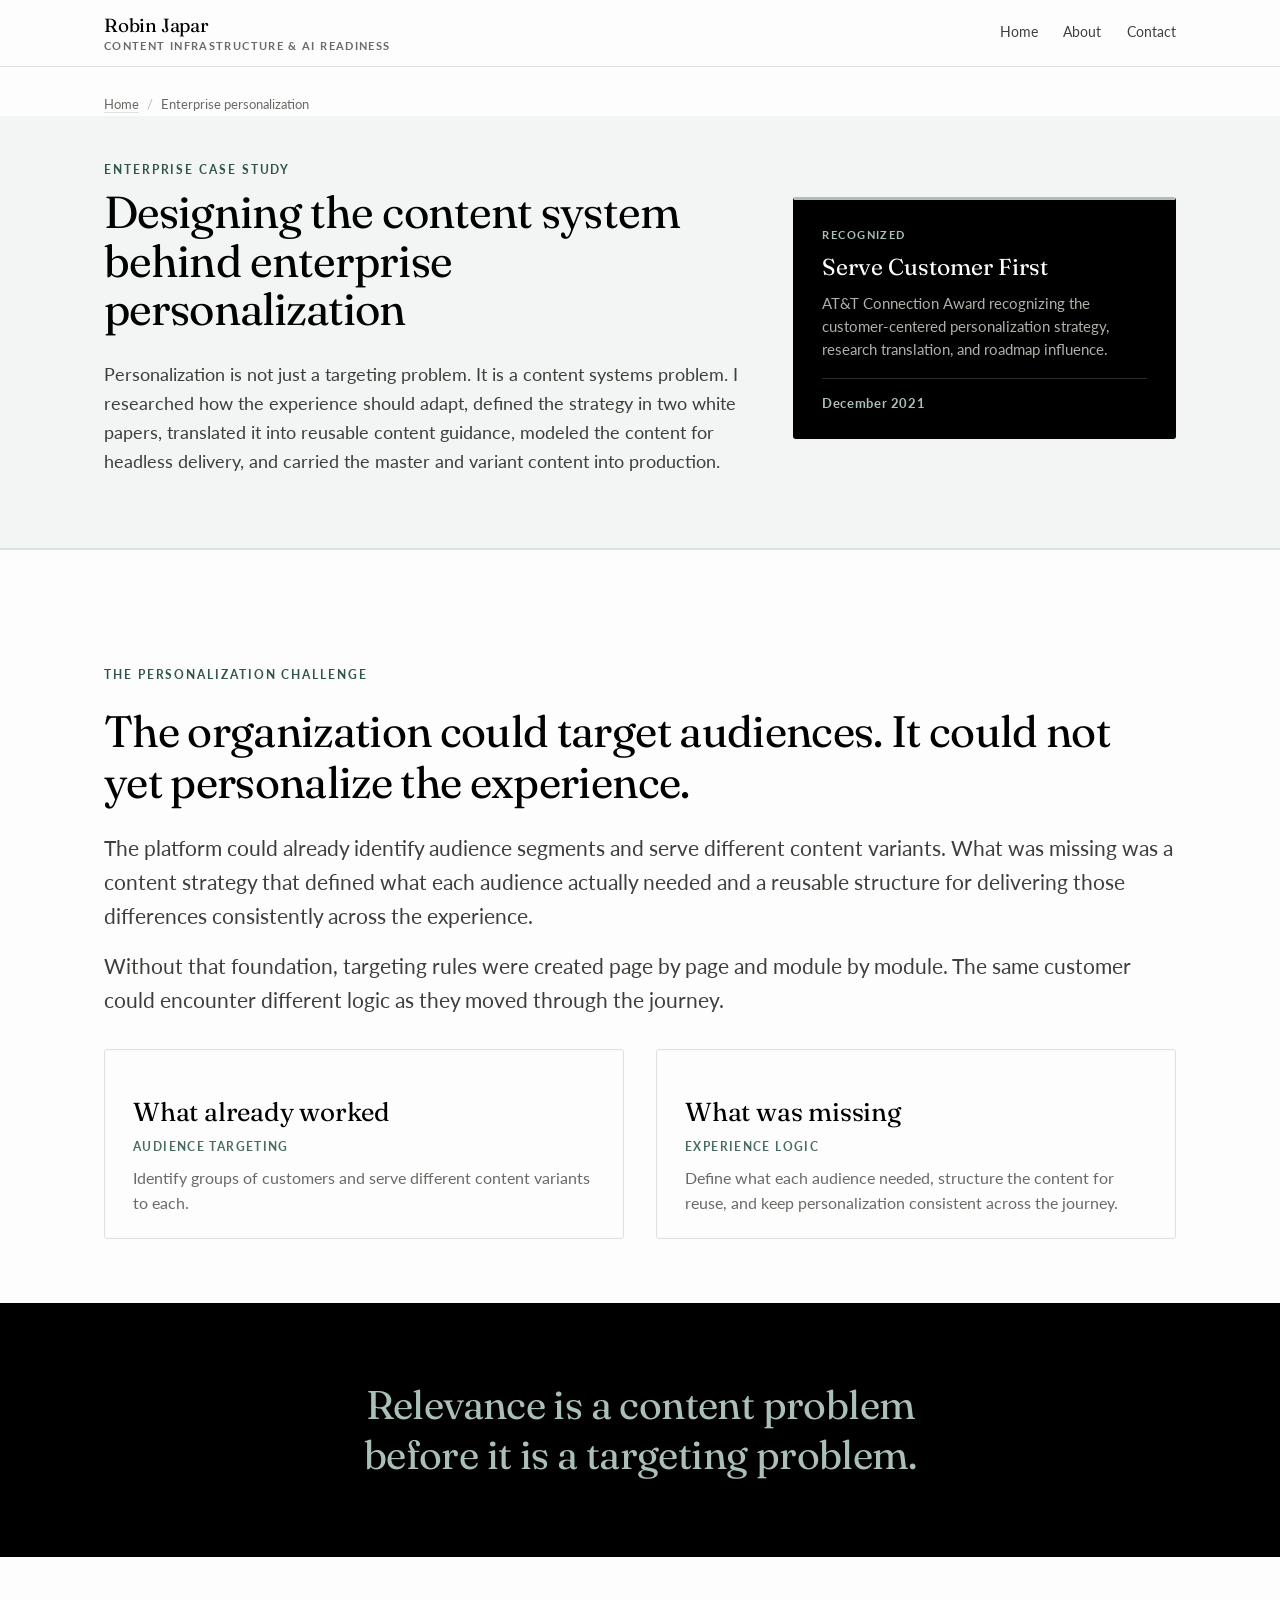
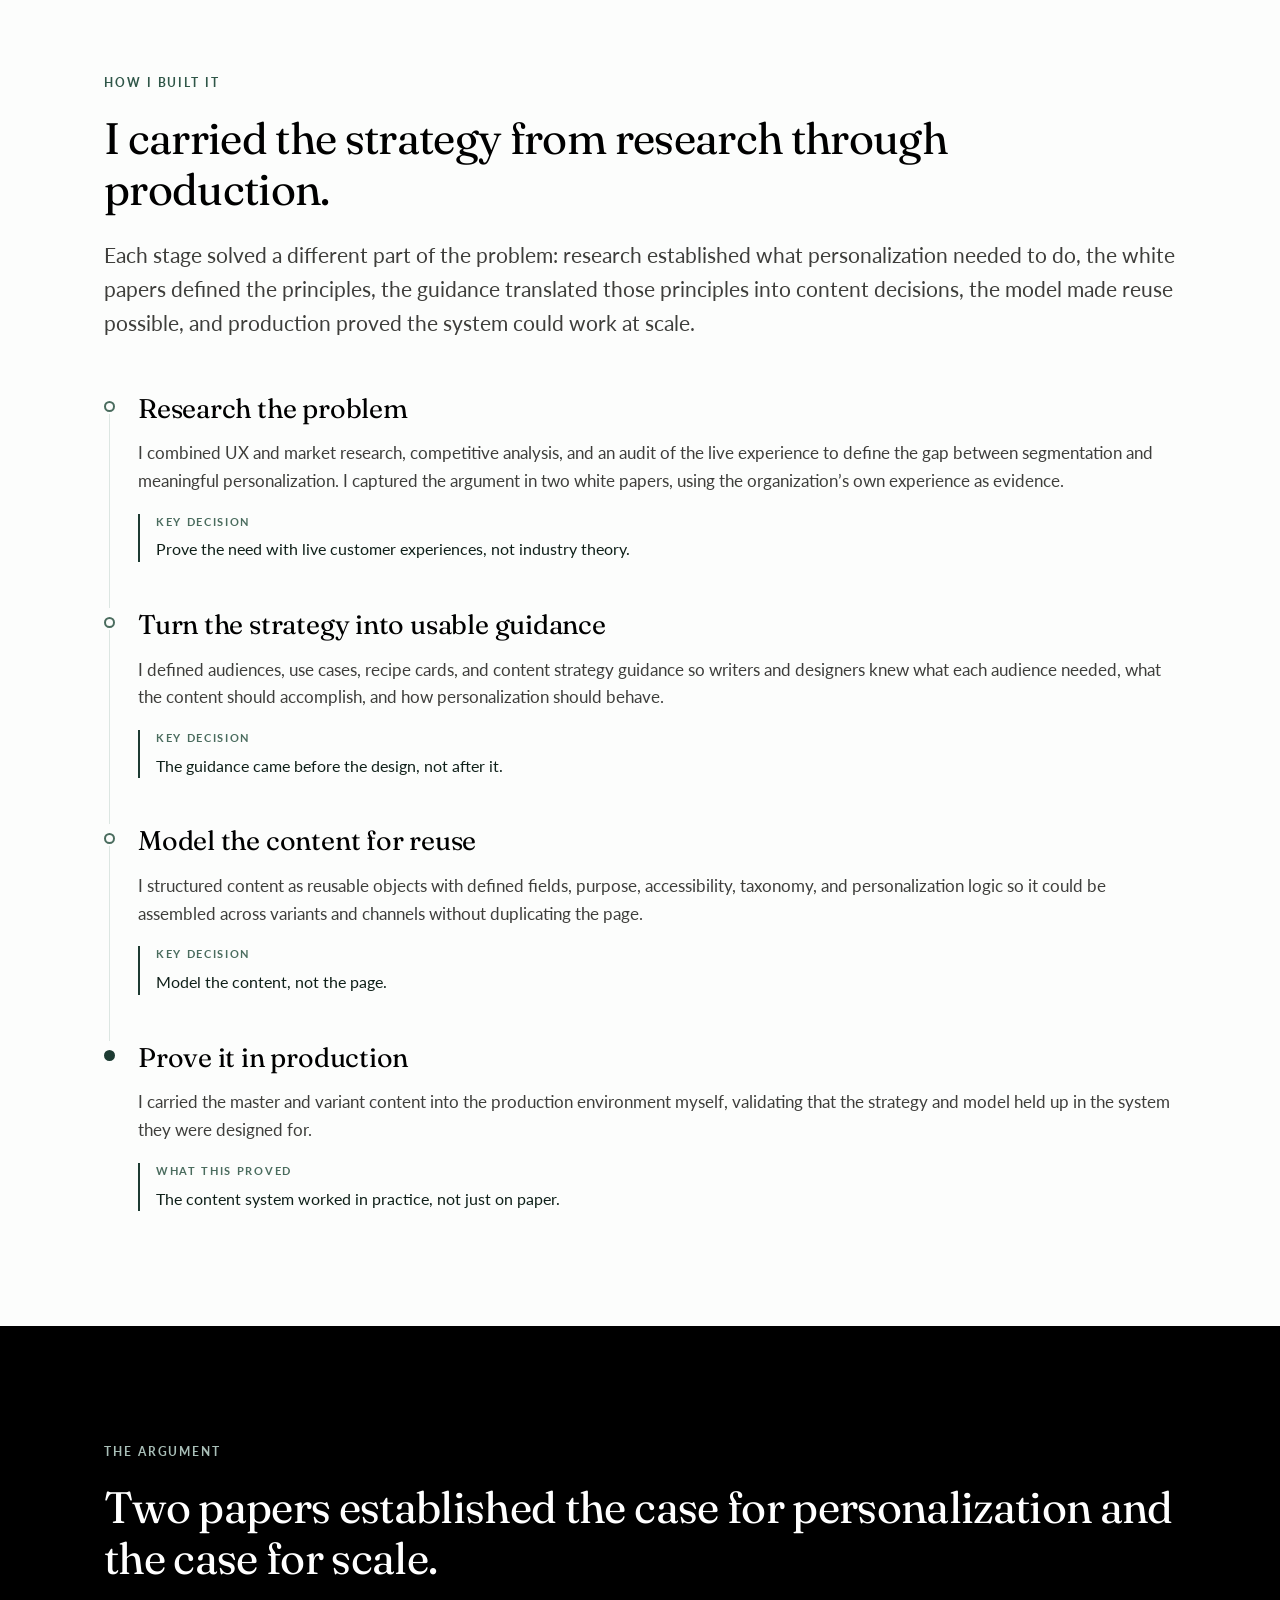
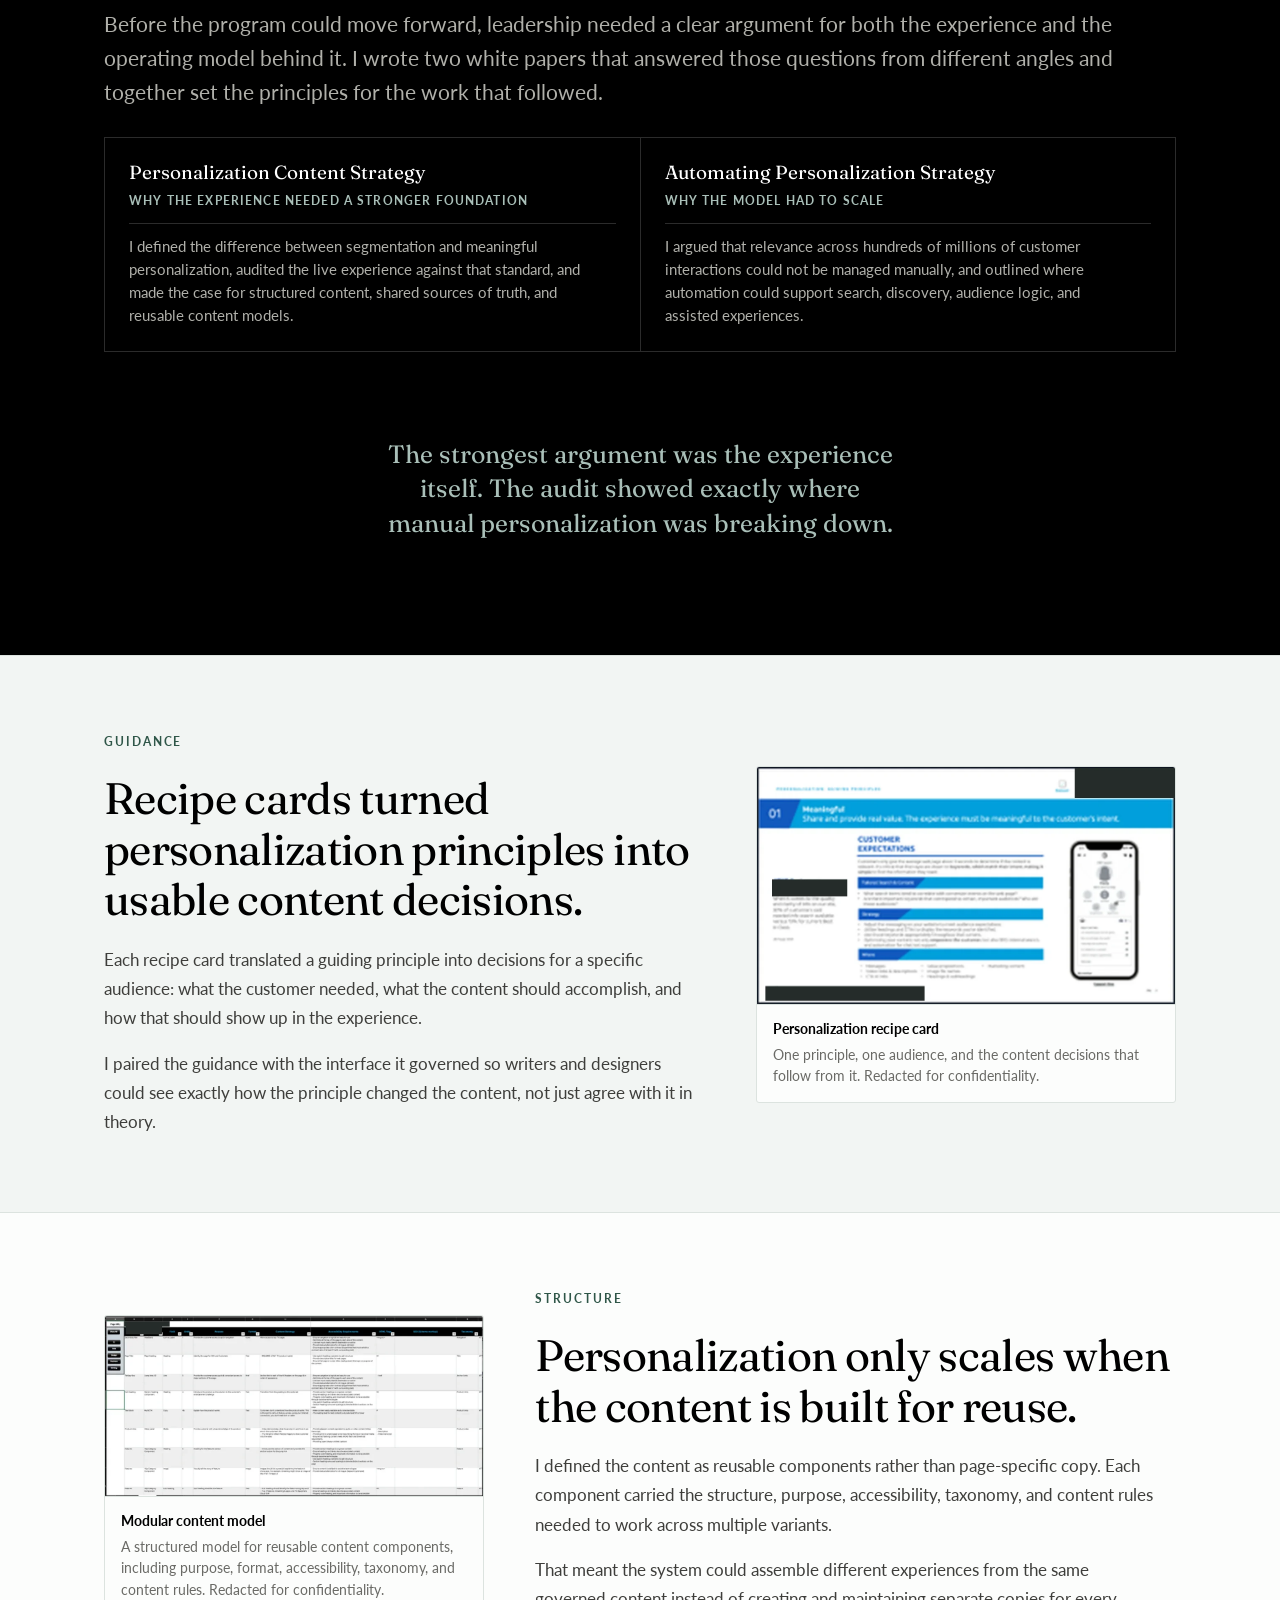
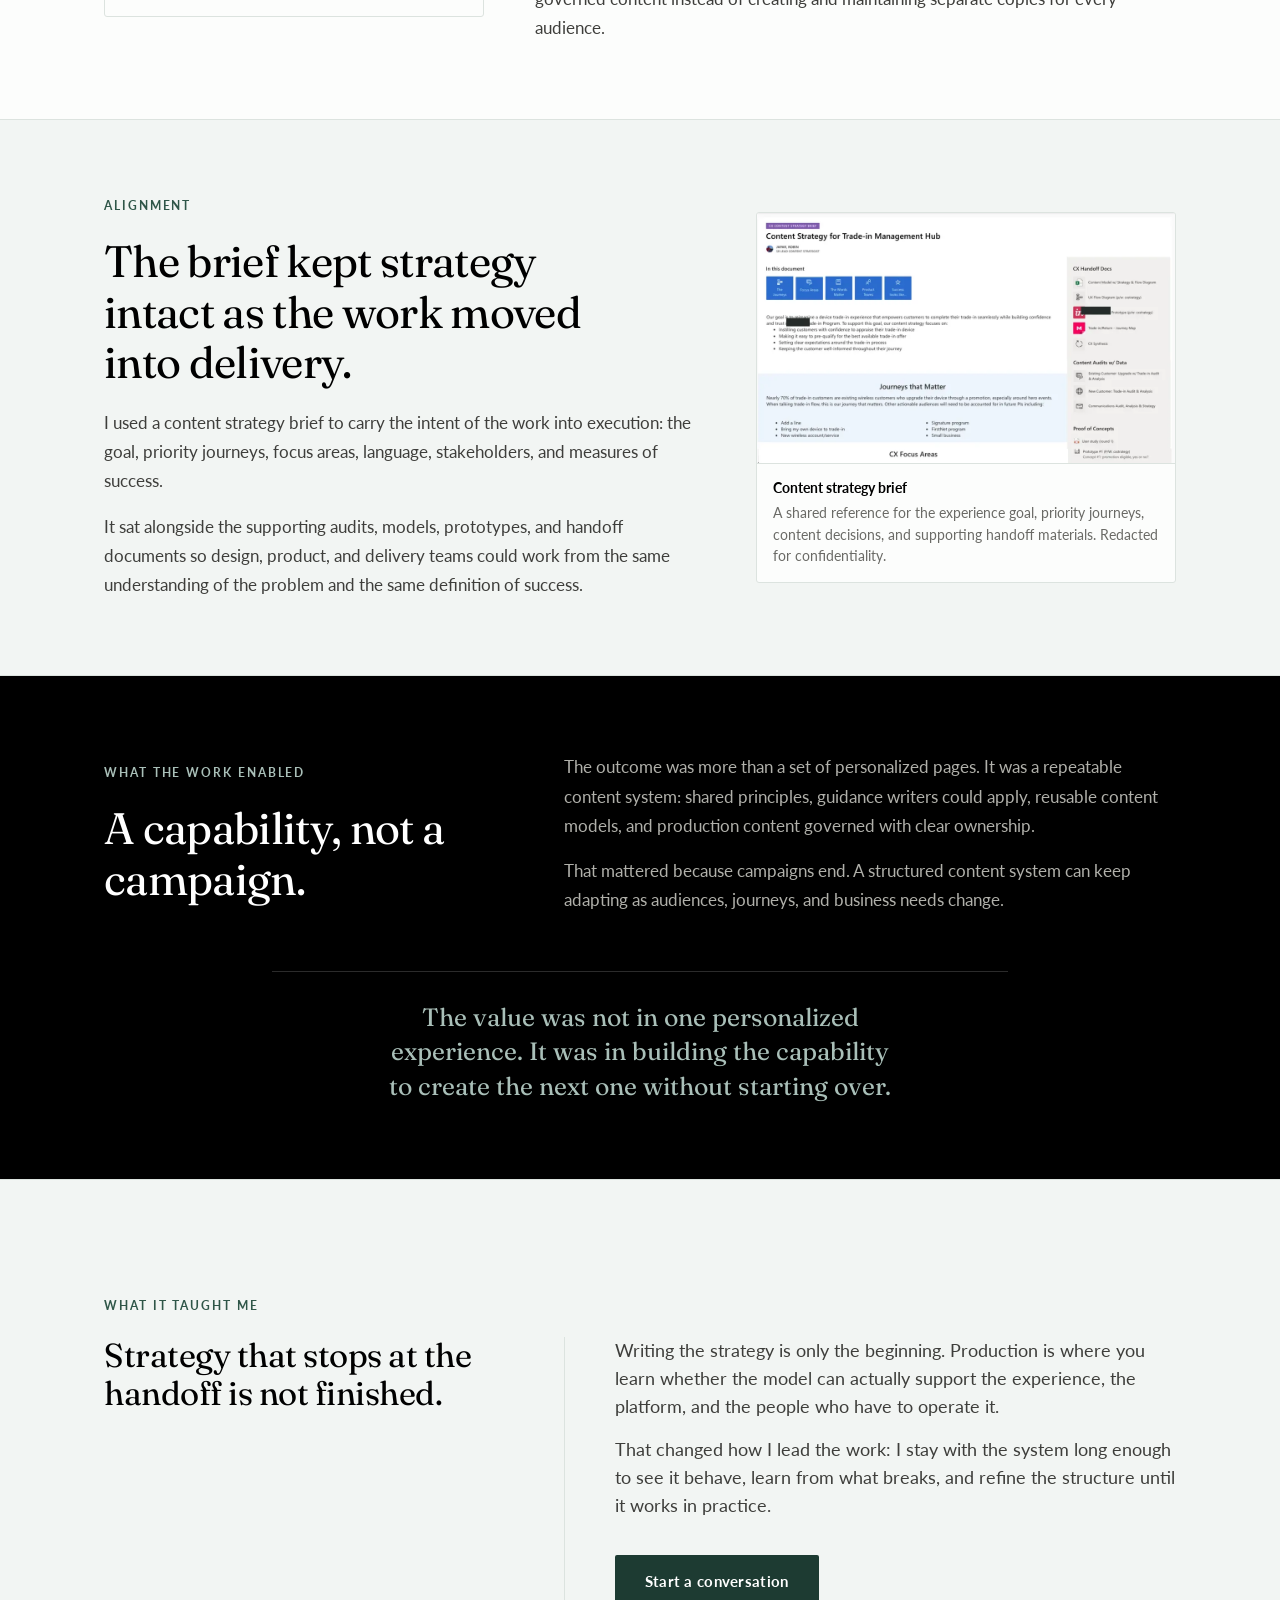
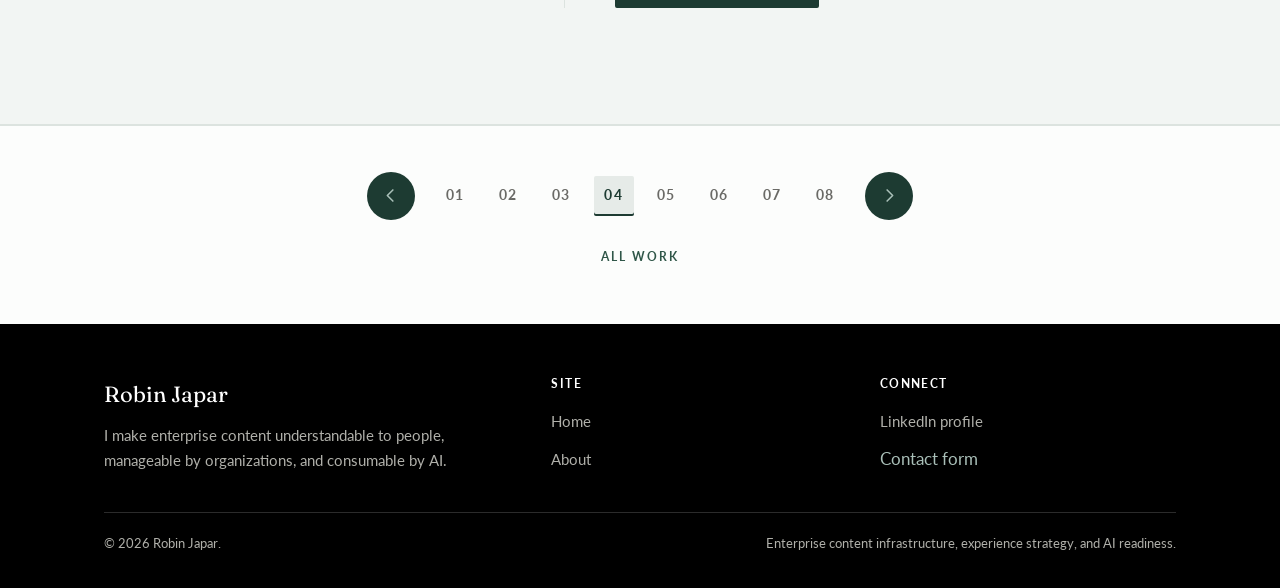
<file: work-enterprise-personalization.html>
<!DOCTYPE html>
<html lang="en">
<head>
<meta charset="utf-8">
<meta name="viewport" content="width=device-width, initial-scale=1">
<title>The content system behind personalization | Robin Japar</title>
<meta name="description" content="Personalization is a content systems problem, not a targeting problem. I researched it, modeled the content for headless delivery, and ran it in production.">
<link rel="canonical" href="https://www.japarofcontent.com/work/enterprise-personalization">
<link rel="icon" href="assets/favicon.ico" sizes="any">
<link rel="icon" href="assets/favicon.svg" type="image/svg+xml">
<link rel="apple-touch-icon" href="assets/apple-touch-icon.png">
<meta name="theme-color" content="#1D3B32">
<meta name="robots" content="index, follow, max-image-preview:large, max-snippet:-1">
<meta name="author" content="Robin Japar">
<meta property="og:type" content="article">
<meta property="og:site_name" content="Robin Japar">
<meta property="og:locale" content="en_US">
<meta property="og:url" content="https://www.japarofcontent.com/work/enterprise-personalization">
<meta property="og:title" content="The content system behind personalization | Robin Japar">
<meta property="og:description" content="Personalization is a content systems problem, not a targeting problem. I researched it, modeled the content for headless delivery, and ran it in production.">
<meta property="og:image" content="https://www.japarofcontent.com/assets/social-card.jpg">
<meta property="og:image:alt" content="Robin Japar, enterprise content strategy and AI readiness">
<meta name="twitter:card" content="summary_large_image">
<meta name="twitter:title" content="The content system behind personalization | Robin Japar">
<meta name="twitter:description" content="Personalization is a content systems problem, not a targeting problem. I researched it, modeled the content for headless delivery, and ran it in production.">
<meta name="twitter:image" content="https://www.japarofcontent.com/assets/social-card.jpg">
<script type="application/ld+json">
{
  "@context": "https://schema.org",
  "@graph": [
    {
      "@type": "Person",
      "@id": "https://www.japarofcontent.com/#robin",
      "name": "Robin Japar",
      "jobTitle": "Enterprise content strategy, experience architecture, and AI readiness leader",
      "url": "https://www.japarofcontent.com/",
      "sameAs": [
        "https://www.linkedin.com/in/robin-japar"
      ],
      "knowsAbout": [
        "Enterprise content strategy",
        "Content design",
        "Taxonomy",
        "Information architecture",
        "Content modeling",
        "Headless CMS",
        "Adobe Experience Manager",
        "ServiceNow Employee Center",
        "Personalization",
        "UX research",
        "Customer journey analysis",
        "Content governance",
        "AI readiness",
        "Service design"
      ]
    },
    {
      "@type": "BreadcrumbList",
      "itemListElement": [
        {
          "@type": "ListItem",
          "position": 1,
          "name": "Home",
          "item": "https://www.japarofcontent.com/"
        },
        {
          "@type": "ListItem",
          "position": 2,
          "name": "Enterprise personalization",
          "item": "https://www.japarofcontent.com/work/enterprise-personalization"
        }
      ]
    },
    {
      "@type": "CreativeWork",
      "@id": "https://www.japarofcontent.com/work/enterprise-personalization#work",
      "url": "https://www.japarofcontent.com/work/enterprise-personalization",
      "name": "Designing the content system behind enterprise personalization",
      "headline": "Designing the content system behind enterprise personalization",
      "about": [
        "Content modeling",
        "Headless CMS",
        "Personalization",
        "Content strategy",
        "Content governance",
        "UX research"
      ],
      "abstract": "Designed the research, principles, guidance, and modular content model behind an enterprise personalization program, then deployed the master and variant content in production.",
      "author": {
        "@id": "https://www.japarofcontent.com/#robin"
      },
      "creator": {
        "@id": "https://www.japarofcontent.com/#robin"
      },
      "inLanguage": "en",
      "isPartOf": {
        "@id": "https://www.japarofcontent.com/#site"
      }
    }
  ]
}
</script>
<link rel="preconnect" href="https://fonts.googleapis.com">
<link rel="preconnect" href="https://fonts.gstatic.com" crossorigin>
<link href="https://fonts.googleapis.com/css2?family=Fraunces:opsz,wght@9..144,300..700&family=Lato:wght@300;400;700&display=swap" rel="stylesheet">
<link rel="stylesheet" href="assets/work-pagination.css">
<style>


/* ============================================================
   DESIGN TOKENS
   Sourced from the Wix site theme: base black/white,
   accents deep forest, sage, mid green, cream.
   ============================================================ */
:root{
  /* BASE - white, black, neutral ramp. These carry the page. */
  --paper:#FCFDFC;
  --paper-alt:#F2F5F3;
  --black:#000000;
  --black-soft:#101010;
  --rule:#DCE3DF;
  --rule-dark:#2B2B2B;
  --ink:#000000;
  --body:#3E3E3B;
  --muted:#6A6A66;
  --on-black:#EDEDE9;
  --on-black-mute:#B0B0AA;

  /* ACCENT - restrained. Never used as a page background. */
  --forest-900:#0F2019;
  --forest-800:#163026;
  --forest:#1D3B32;
  --forest-600:#2F5648;
  --green-mid:#4A6C5E;
  --sage:#A9BFB8;
  --sage-100:#DCE6E2;
  --tint:#E6EBE8;
  --band:#F2F5F3;

  --font-display:"Fraunces",Georgia,"Times New Roman",serif;
  --font-body:"Lato",-apple-system,BlinkMacSystemFont,"Segoe UI",sans-serif;

  --shell:1200px;
  --gut:clamp(20px,5vw,64px);
  --sec:clamp(64px,9vw,120px);
}


*,*::before,*::after{box-sizing:border-box}
html{-webkit-text-size-adjust:100%}
body{
  margin:0;background:var(--paper);color:var(--body);
  font-family:var(--font-body);font-size:17px;font-weight:400;line-height:1.72;
  -webkit-font-smoothing:antialiased;overflow-x:hidden;
}
img{max-width:100%;display:block;height:auto}
h1,h2,h3,h4{font-family:var(--font-display);color:var(--ink);font-weight:400;margin:0;text-wrap:balance}
h1{font-size:clamp(35px,5.4vw,64px);line-height:1.08;letter-spacing:-.02em}
h2{font-size:clamp(28px,3.7vw,44px);line-height:1.15;letter-spacing:-.015em}
h3{font-size:clamp(20px,2.1vw,25px);line-height:1.28;letter-spacing:-.008em}
h4{font-size:18px;line-height:1.35}
p{margin:0}
a{color:var(--forest-600)}

.shell{max-width:var(--shell);margin:0 auto;padding-inline:var(--gut)}
.section{padding-block:var(--sec)}
.stack>*+*{margin-top:var(--s,1rem)}

.skip{position:absolute;left:-9999px;top:0;background:var(--forest);color:#fff;padding:12px 20px;z-index:200}
.skip:focus{left:12px;top:12px}

.eyebrow{
  font-family:var(--font-body);font-size:12px;font-weight:700;letter-spacing:.16em;
  text-transform:uppercase;color:var(--forest-600);margin:0 0 20px;
}
.on-dark .eyebrow{color:var(--sage)}
.lede{font-size:clamp(18px,1.9vw,20.5px);line-height:1.66;color:var(--body);text-wrap:pretty}
.on-dark{background:var(--black);color:var(--on-black)}
.on-dark h2,.on-dark h3,.on-dark h4{color:#FFFFFF}
.on-dark .lede{color:var(--on-black-mute)}


/* ---------- header ---------- */
.masthead{position:sticky;top:0;z-index:100;background:var(--paper);border-bottom:1px solid var(--rule)}
.masthead-in{display:flex;align-items:center;justify-content:space-between;gap:20px;max-width:var(--shell);margin:0 auto;padding:14px var(--gut)}
.brand{font-family:var(--font-display);font-size:19px;color:var(--ink);text-decoration:none;letter-spacing:-.01em;line-height:1.2}
.brand span{display:block;font-family:var(--font-body);font-size:10.5px;font-weight:700;letter-spacing:.13em;text-transform:uppercase;color:var(--muted);margin-top:3px}
.mainnav{display:flex;align-items:center;gap:clamp(14px,2vw,28px)}
.mainnav a,.mainnav button{font-family:var(--font-body);font-size:14px;color:var(--body);text-decoration:none;padding:6px 0;border:0;border-bottom:2px solid transparent;background:none;cursor:pointer;line-height:inherit}
.mainnav a:hover,.mainnav button:hover,.mainnav a:focus-visible,.mainnav button:focus-visible{color:var(--forest-600);border-bottom-color:var(--sage)}
.mainnav a[aria-current="page"]{color:var(--ink);border-bottom-color:var(--forest)}
.navtoggle{display:none;background:none;border:1px solid var(--rule);border-radius:4px;padding:9px 13px;font-family:var(--font-body);font-size:13px;color:var(--ink);cursor:pointer}

/* ---------- buttons ---------- */
.btn{
  display:inline-block;font-family:var(--font-body);font-size:14.5px;font-weight:700;
  cursor:pointer;line-height:1.5;text-align:center;-webkit-appearance:none;appearance:none;
  letter-spacing:.02em;text-decoration:none;padding:14px 28px;border-radius:2px;
  border:2px solid var(--forest);background:var(--forest);color:#fff;transition:background .18s ease-out,color .18s,border-color .18s,transform .18s ease-out;
}
/* One rule governs both variants:
   secondary fills with the primary's resting colour,
   primary shifts to a clearly different accent tone.
   Every button also lifts, so the change is felt as well as seen. */
.btn:hover,.btn:focus-visible{
  background:#fff;border-color:var(--forest);color:var(--forest);
  transform:translateY(-2px);
}
.btn:active{transform:translateY(0)}

.btn.alt{background:transparent;color:var(--forest);border-color:var(--forest)}
.btn.alt:hover,.btn.alt:focus-visible{
  background:var(--forest);border-color:var(--forest);color:#fff;
  transform:translateY(-2px);
}

.on-dark .btn{background:var(--paper);border-color:var(--paper);color:var(--black)}
.on-dark .btn:hover,.on-dark .btn:focus-visible{
  background:transparent;border-color:var(--paper);color:var(--paper);
  transform:translateY(-2px);
}
.on-dark .btn.alt{background:transparent;color:var(--paper);border-color:var(--sage)}
.on-dark .btn.alt:hover,.on-dark .btn.alt:focus-visible{
  background:var(--paper);border-color:var(--paper);color:var(--black);
  transform:translateY(-2px);
}
.btnrow{display:flex;flex-wrap:wrap;gap:14px;margin-top:34px}

/* focus */
a:focus-visible,button:focus-visible,[tabindex]:focus-visible{outline:3px solid var(--forest-600);outline-offset:3px}
.on-dark a:focus-visible,.on-dark button:focus-visible{outline-color:var(--sage)}

/* ---------- hero ---------- */
.hero{background:var(--paper);border-bottom:1px solid var(--rule)}
.hero-grid{display:grid;grid-template-columns:1.28fr .72fr;gap:clamp(32px,5vw,72px);align-items:stretch;padding-block:clamp(56px,7vw,96px)}
.hero p.lede{margin-top:26px}
.portrait{position:relative;border-radius:3px;overflow:hidden;background:var(--sage-100);min-height:430px}
.portrait img{width:100%;height:100%;object-fit:cover;object-position:50% 22%}
.ph{
  position:absolute;inset:0;display:flex;flex-direction:column;align-items:center;justify-content:center;gap:8px;
  background:var(--sage-100);color:var(--forest);text-align:center;padding:24px;
  font-family:var(--font-body);font-size:13px;line-height:1.6;
}
.ph[hidden]{display:none}
.ph strong{font-size:12px;letter-spacing:.12em;text-transform:uppercase}
.portrait figcaption{
  position:absolute;left:0;right:0;bottom:0;background:linear-gradient(transparent,rgba(15,32,25,.86));
  color:#EEF2F0;font-size:12.5px;line-height:1.5;padding:34px 18px 14px;
}

/* ---------- proof bar ---------- */
.proof{background:var(--black);color:var(--on-black)}
.proof-grid{display:grid;grid-template-columns:repeat(3,1fr);gap:1px;background:var(--rule-dark)}
.metric{background:var(--black);padding:clamp(28px,4vw,42px) clamp(16px,2.4vw,30px)}
.metric .val{font-family:var(--font-display);font-size:clamp(34px,4.4vw,52px);line-height:1;color:#FFFFFF;font-weight:300;letter-spacing:-.02em}
.metric .lbl{font-size:14px;line-height:1.6;color:var(--on-black-mute);margin-top:14px;max-width:30ch}

/* ---------- systems graphic (signature) ---------- */
.systems{border:1px solid var(--rule-dark);border-radius:3px;padding:clamp(20px,3vw,34px);background:var(--black-soft)}
.chain{display:grid;grid-template-columns:1fr;gap:0;--dot-y:22px}
.node{position:relative;padding:15px 0 15px 26px;background:none;border:0;border-radius:0}
.node::before{
  content:"";position:absolute;left:-5px;top:var(--dot-y);width:9px;height:9px;border-radius:50%;
  background:var(--sage);border:1px solid var(--black);z-index:1;
}
/* rail segment: runs from this dot centre to the next dot centre.
   offset by the dot centre, then 100% of node height lands exactly on the next one. */
.node::after{
  content:"";position:absolute;left:-1px;top:calc(var(--dot-y) + 5.5px);width:1px;height:100%;
  background:var(--green-mid);z-index:0;
}
.node:last-child{padding-bottom:0}
.node:last-child::after{display:none}
.node:last-child::before{background:var(--tint)}
.node .n-t{font-family:var(--font-display);font-size:18px;color:#FFFFFF;line-height:1.2}
.node .n-d{font-size:13px;line-height:1.55;color:var(--on-black-mute);margin-top:5px}
.chain-cap{font-size:13px;color:var(--sage);margin-top:18px;border-top:1px solid var(--rule-dark);padding-top:16px}

/* ---------- pov ---------- */
.pov-grid{display:grid;grid-template-columns:1.15fr .85fr;gap:clamp(32px,5vw,66px);align-items:start}
.pillars{display:grid;grid-template-columns:repeat(2,1fr);gap:1px;background:var(--rule-dark);margin-top:34px;border:1px solid var(--rule-dark)}
.pillar{background:var(--black);padding:22px 20px}
.pillar h4{color:#FFFFFF;font-size:17px}
.pillar p{font-size:14px;line-height:1.6;color:var(--on-black-mute);margin-top:7px}

/* ---------- progression ---------- */
.tchev{display:none}
.tnode:hover .tlabel,.tnode:focus-visible .tlabel{color:var(--ink)}
.tnode:hover .tdot,.tnode:focus-visible .tdot{transform:scale(1.18);border-color:var(--forest);border-width:3px}
.tnode:hover .tdot i,.tnode:focus-visible .tdot i{background:var(--forest);transform:scale(1.15)}
.track{position:relative;margin-top:44px}
.track-line{display:none}
.track-nodes{position:relative;display:grid;grid-template-columns:repeat(6,1fr);gap:8px}
.tnode{
  background:none;border:0;padding:0 6px 0 0;text-align:left;cursor:pointer;font-family:var(--font-body);
  display:grid;align-content:start;justify-items:start;width:100%;position:relative;
}
.tnode::before{
  content:"";position:absolute;left:14px;right:-22px;top:13px;height:2px;
  background:var(--sage);z-index:0;
}
.tnode:last-child::before{display:none}
.tdot{position:relative;z-index:1;width:28px;height:28px;border-radius:50%;background:var(--paper);border:2px solid var(--green-mid);display:grid;place-items:center;transition:transform .18s ease-out,border-color .18s,border-width .18s,background .18s}
.tdot i{width:9px;height:9px;border-radius:50%;background:var(--green-mid);display:block;transition:transform .18s ease-out,background .18s;font-style:normal}
.tnode.is-open .tdot{border-color:var(--forest);background:var(--forest);transform:scale(1.16)}
.tnode.is-open .tdot i{background:var(--tint)}
.tnode.is-open:hover .tdot{transform:scale(1.24)}
.tlabel{font-size:13px;line-height:1.45;color:var(--muted);margin-top:14px;max-width:16ch;display:block;min-height:2.9em}
.tnode.is-open .tlabel{color:var(--ink);font-weight:700}
.tstage{font-size:11px;font-weight:700;letter-spacing:.13em;text-transform:uppercase;color:var(--forest-600);display:block;margin-top:10px}
.panel{
  margin-top:44px;background:var(--band);border:1px solid var(--rule);border-left:4px solid var(--forest);
  border-radius:0;padding:clamp(24px,3.4vw,38px);
}
.panel .quote{font-family:var(--font-display);font-size:clamp(20px,2.5vw,27px);line-height:1.34;color:var(--ink);max-width:34ch}
.panel .proofpt{margin-top:18px;max-width:62ch}
.panel .meta{display:flex;flex-wrap:wrap;gap:10px 26px;margin-top:22px;font-size:13.5px;color:var(--muted)}
.panel .meta b{color:var(--ink);font-weight:700}

/* ---------- capabilities ---------- */
.cards{display:grid;grid-template-columns:repeat(3,1fr);gap:1px;background:var(--rule);border:1px solid var(--rule);margin-top:44px}
.card{background:var(--paper);padding:clamp(22px,2.6vw,30px)}
.card .idx{font-size:11.5px;font-weight:700;letter-spacing:.14em;color:var(--forest-600);text-transform:uppercase}
.card h3{margin-top:12px;font-size:21px}
.card p{margin-top:11px;font-size:15.5px;line-height:1.62;color:var(--muted)}

/* ---------- featured work ---------- */
.work{display:grid;grid-template-columns:repeat(3,1fr);gap:clamp(20px,2.6vw,30px);margin-top:44px}
.wcard{display:flex;flex-direction:column;border:1px solid var(--rule);border-radius:3px;overflow:hidden;background:var(--paper)}
.wthumb{aspect-ratio:16/10;background:var(--sage-100);position:relative;border-bottom:1px solid var(--rule)}
.wthumb img{width:100%;height:100%;object-fit:cover}
.wbody{padding:clamp(20px,2.4vw,26px);display:flex;flex-direction:column;flex:1}
.wtag{font-size:11px;font-weight:700;letter-spacing:.13em;text-transform:uppercase;color:var(--forest-600)}
.wcard h3{margin-top:12px;font-size:21px}
.wfields{margin-top:18px;border-top:1px solid var(--rule);padding-top:16px;display:grid;gap:11px}
.field{display:grid;grid-template-columns:88px minmax(0,1fr);gap:12px;font-size:14px;line-height:1.55}
.field dt{font-weight:700;color:var(--ink);font-size:11.5px;letter-spacing:.09em;text-transform:uppercase;padding-top:2px}
.field dd{margin:0;color:var(--muted)}
.wai{margin-top:16px;background:var(--tint);border-left:3px solid var(--green-mid);padding:13px 15px;font-size:14px;line-height:1.6;color:var(--forest-800)}
.wai b{display:block;font-size:11px;letter-spacing:.11em;text-transform:uppercase;margin-bottom:5px;color:var(--forest)}
.wlink{margin-top:auto;padding-top:20px;font-size:14.5px;font-weight:700;color:var(--forest-600);text-decoration:none;display:inline-block}
.wlink:hover{text-decoration:underline}

/* ---------- recognition ---------- */
.rec{display:grid;grid-template-columns:repeat(4,1fr);gap:1px;background:var(--rule-dark);border:1px solid var(--rule-dark);margin-top:44px}
.rcol{background:var(--black);padding:24px 20px}
.rcol h3{font-size:19px;color:#FFFFFF}
.rcol ul{margin:14px 0 0;padding:0;list-style:none}
.rcol li{font-size:14px;line-height:1.55;color:var(--on-black-mute);padding-left:16px;position:relative;margin-top:9px}
.rcol li::before{content:"";position:absolute;left:0;top:9px;width:6px;height:1px;background:var(--green-mid)}

/* ---------- closing ---------- */
.closing{background:var(--paper-alt);border-top:1px solid var(--rule)}
.closing-in{display:grid;grid-template-columns:1.2fr .8fr;gap:clamp(28px,5vw,64px);align-items:center}

/* ---------- footer ---------- */
.foot{background:var(--black);color:var(--on-black-mute);padding-block:52px 34px}
.foot-grid{display:grid;grid-template-columns:1.4fr 1fr 1fr;gap:32px}
.foot h4{color:#FFFFFF;font-family:var(--font-body);font-size:11.5px;letter-spacing:.13em;text-transform:uppercase;font-weight:700}
.foot ul{list-style:none;margin:14px 0 0;padding:0}
.foot li{margin-top:9px}
.foot a{color:var(--on-black-mute);text-decoration:none;font-size:14.5px}
.foot a:hover{color:#fff;text-decoration:underline}
.foot .sig{font-family:var(--font-display);font-size:22px;color:#FFFFFF}
.foot .tag{font-size:14.5px;margin-top:10px;max-width:40ch;color:var(--on-black-mute)}
.foot-base{border-top:1px solid var(--rule-dark);margin-top:38px;padding-top:20px;font-size:12.5px;display:flex;flex-wrap:wrap;gap:12px;justify-content:space-between}

/* ---------- contact modal ---------- */
.cf-backdrop{position:absolute;inset:0;background:rgba(10,14,12,.62);z-index:300;display:none}
.cf-backdrop[data-open="true"]{display:block}
.cf-dialog{
  position:absolute;left:50%;transform:translateX(-50%);width:min(620px,calc(100vw - 32px));
  background:var(--paper);border:1px solid var(--rule);border-radius:4px;z-index:301;
  box-shadow:0 24px 70px rgba(10,14,12,.28);
}
.cf-head{display:flex;justify-content:space-between;align-items:flex-start;gap:18px;padding:26px 28px 0}
.cf-head h2{font-size:26px}
.cf-head p{font-size:15px;color:var(--muted);margin-top:9px;max-width:46ch}
.cf-close{
  background:none;border:1px solid var(--rule);border-radius:3px;width:34px;height:34px;flex:0 0 34px;
  cursor:pointer;color:var(--body);font-size:17px;line-height:1;display:grid;place-items:center;
}
.cf-close:hover{border-color:var(--forest);color:var(--forest)}
.cf-body{padding:22px 28px 28px}
.cf-row{display:grid;grid-template-columns:1fr 1fr;gap:14px}
.cf-field{margin-top:16px;display:block}
.cf-field label{display:block;font-size:12px;font-weight:700;letter-spacing:.09em;text-transform:uppercase;color:var(--ink);margin-bottom:7px}
.cf-field .opt{color:var(--muted);font-weight:400;letter-spacing:0;text-transform:none;font-size:12.5px}
.cf-field input,.cf-field select,.cf-field textarea{
  width:100%;font-family:var(--font-body);font-size:15.5px;color:var(--ink);background:var(--paper);
  border:1px solid var(--rule);border-radius:3px;padding:11px 12px;line-height:1.5;
}
.cf-field textarea{min-height:112px;resize:vertical}
.cf-field input:focus,.cf-field select:focus,.cf-field textarea:focus{outline:3px solid var(--forest-600);outline-offset:1px;border-color:var(--forest-600)}
.cf-field input[aria-invalid="true"],.cf-field textarea[aria-invalid="true"],.cf-field select[aria-invalid="true"]{border-color:#8C2F2F}
.cf-err{display:block;font-size:13px;color:#8C2F2F;margin-top:6px;min-height:0}
.cf-hp{position:absolute;left:-9999px;width:1px;height:1px;overflow:hidden}
.cf-actions{display:flex;flex-wrap:wrap;gap:12px;align-items:center;margin-top:24px;padding-top:20px;border-top:1px solid var(--rule)}
.cf-note{font-size:13px;color:var(--muted);margin-top:14px}
.cf-status{padding:14px 16px;border-radius:3px;font-size:15px;line-height:1.6;margin-top:18px}
.cf-status.ok{background:var(--tint);border-left:3px solid var(--forest);color:var(--forest-800)}
.cf-status.bad{background:#F7ECEC;border-left:3px solid #8C2F2F;color:#6B2020}
.cf-linkbtn{background:none;border:0;padding:0;font:inherit;color:var(--sage);cursor:pointer;text-decoration:none}
.cf-linkbtn:hover{color:#fff;text-decoration:underline}
@media (max-width:620px){.cf-row{grid-template-columns:1fr}.cf-head,.cf-body{padding-left:20px;padding-right:20px}}

/* ---------- responsive ---------- */
@media (max-width:1000px){
  .hero-grid{grid-template-columns:1fr;gap:34px}
  .portrait{max-width:340px;aspect-ratio:4/5;min-height:0;margin-inline:auto}
  .proof-grid{grid-template-columns:repeat(2,1fr)}
  .pov-grid,.closing-in{grid-template-columns:1fr}
  .cards,.work,.rec{grid-template-columns:repeat(2,1fr)}
  .foot-grid{grid-template-columns:1fr 1fr}
}
@media (max-width:760px){
  .navtoggle{display:block}
  .mainnav{display:none;position:absolute;top:100%;left:0;right:0;background:var(--paper);border-bottom:1px solid var(--rule);flex-direction:column;align-items:stretch;gap:0;padding:6px var(--gut) 16px}
  .mainnav.open{display:flex}
  .mainnav a,.mainnav button{padding:12px 0;border-bottom:1px solid var(--rule);text-align:left;width:100%}
  .masthead-in{position:relative}
  .tlabel{min-height:0}
  .track-nodes{grid-template-columns:1fr;gap:0}
  .tnode{grid-template-columns:28px minmax(0,1fr) 16px;gap:0 14px;align-items:start;padding:12px 10px 22px;margin-left:0;border-left:0;border-radius:5px;min-height:56px}
  .tnode:last-child{padding-bottom:12px}
  .tnode::before{display:block;left:23px;right:auto;top:26px;width:2px;height:100%;background:var(--sage)}
  .tnode:hover,.tnode:focus-visible{background:var(--paper-alt)}
  .tnode.is-open{background:var(--tint)}
  .tchev{display:block;align-self:center;width:9px;height:9px;border-right:2px solid var(--green-mid);border-bottom:2px solid var(--green-mid);transform:rotate(-45deg);transition:transform .2s}
  .tnode.is-open .tchev{transform:rotate(45deg);border-color:var(--forest)}

/* accordion panel, rendered in the flow of the list on narrow screens */
  .track{margin-top:26px}
  .panel.inline{position:relative;margin:0 0 0 52px;padding:22px 20px 24px;border-left-width:3px}
  .panel.inline::before{content:"";position:absolute;left:-32px;top:0;bottom:-26px;width:2px;background:var(--sage)}
  .panel.inline[data-last]::before{display:none}
  .panel.inline .quote{font-size:20px;max-width:none}
  .panel.inline .meta{gap:10px 0;flex-direction:column}

  .tlabel,.tstage{margin-top:0;max-width:none}
  .tstage{margin-top:4px}
  .cards,.work,.rec,.proof-grid,.pillars{grid-template-columns:1fr}
  .foot-grid{grid-template-columns:1fr}
  body{font-size:16px}
}
@media (prefers-reduced-motion:reduce){
  *{transition:none!important;animation:none!important;scroll-behavior:auto!important}
}


/* ================= CASE STUDY ================= */
.crumbs{font-size:13px;color:var(--muted);padding-top:26px}
.crumbs a{color:var(--muted);text-decoration:none;border-bottom:1px solid var(--rule)}
.crumbs a:hover{color:var(--forest-600);border-bottom-color:var(--forest-600)}
.crumbs span{margin:0 8px;color:var(--sage)}

.case-hero{background:var(--paper-alt);border-bottom:1px solid var(--rule)}
.case-hero .inner{
  padding-block:clamp(28px,3.5vw,44px) clamp(46px,6vw,72px);
  display:grid;grid-template-columns:minmax(0,1.25fr) minmax(280px,.75fr);
  gap:clamp(28px,4vw,64px);align-items:center;
}
.nb{white-space:nowrap}
.case-hero h1{margin-top:8px;font-size:clamp(30px,3.5vw,45px);text-wrap:pretty;hyphens:none}

/* one supporting paragraph, labelled, rather than a subtitle plus a boxed summary */
.brief{margin-top:26px;font-size:18px;line-height:1.62;color:var(--body);text-wrap:pretty}
.jump a span{font-size:15px;transition:transform .18s ease-out}

/* the credibility asset earns the second column */
/* the award runs dark against the light hero */
.proofcard{
  display:block;align-self:center;background:var(--black);border:1px solid var(--black);
  border-top:3px solid var(--sage);
  border-radius:3px;padding:26px 28px 24px;text-decoration:none;
}
.pc-k{display:block;font-size:10.5px;font-weight:700;letter-spacing:.14em;text-transform:uppercase;color:var(--sage)}
.pc-h{display:block;margin-top:10px;font-family:var(--font-display);font-size:23px;line-height:1.2;color:#FFFFFF}
.pc-b{display:block;margin-top:12px;font-size:14.5px;line-height:1.58;color:var(--on-black-mute)}
.pc-m{display:block;margin-top:16px;padding-top:14px;border-top:1px solid var(--rule-dark);
  font-size:12.5px;font-weight:700;letter-spacing:.05em;color:var(--sage)}


/* prose sections */
.chap{padding-block:clamp(48px,6vw,76px)}
.chap.band{background:var(--paper-alt);border-block:1px solid var(--rule)}
.chap-grid{display:grid;grid-template-columns:minmax(0,1fr) 420px;gap:clamp(28px,4vw,58px);align-items:center}
/* no artifact: heading and prose split the width as an editorial spread */
.chap.solo .chap-grid{grid-template-columns:minmax(0,.8fr) minmax(0,1.2fr);align-items:center}
.chap.solo .chap-head{position:static}
/* section intro that has prose but no artifact beside it */
.bandhead{display:grid;grid-template-columns:minmax(0,.8fr) minmax(0,1.2fr);gap:clamp(28px,4vw,58px);align-items:center}
.bandhead h2{max-width:none;text-wrap:pretty}
.bandhead .lede,.bandhead .body{margin-top:0;max-width:none}
.bandhead .body p:first-child{margin-top:0}
.bandhead .body p+p{margin-top:16px}
.bandhead .body .btnrow{margin-top:28px}
.chap.on-dark .body{color:var(--on-black-mute)}
.chap.solo .body{margin-top:0;max-width:60ch}
/* flipped chapters put the evidence first, breaking the repeating rhythm */
.chap.flip .chap-grid{grid-template-columns:380px minmax(0,1fr)}
.chap.flip .chap-grid > div{order:2}
.chap.flip .chap-grid > figure{order:1}
.chap.solo h2{max-width:none}
.chap h2{max-width:none;text-wrap:pretty}
.chap .body{margin-top:20px;max-width:62ch}
.chap .body p+p{margin-top:16px}
.chap .body ul{margin:16px 0 0;padding:0;list-style:none}
.chap .body li{position:relative;padding-left:20px;margin-top:10px;line-height:1.65}
.chap .body li::before{content:"";position:absolute;left:0;top:11px;width:8px;height:1px;background:var(--green-mid)}

/* point boxes: the list, broken out of the prose column */
.pointgrid{
  display:grid;grid-template-columns:repeat(auto-fit,minmax(215px,1fr));gap:14px;
  margin:clamp(30px,3.6vw,46px) 0 0;padding:0;list-style:none;
}
.point{
  background:var(--paper);border:1px solid var(--rule);border-top:3px solid var(--d2);border-radius:3px;
  padding:20px 22px 22px;font-size:15px;line-height:1.58;color:var(--ink);
}
.point:nth-child(4n+1){border-top-color:var(--d4)}
.point:nth-child(4n+2){border-top-color:var(--d3)}
.point:nth-child(4n+3){border-top-color:var(--d2)}
.point:nth-child(4n+4){border-top-color:var(--d1)}

/* evidence */
.evidence{border:1px solid var(--rule);background:var(--paper);border-radius:3px;overflow:hidden}
.evidence .ph{position:static;aspect-ratio:4/3}
.evidence .shot{background:var(--sage-100);position:relative;line-height:0}
.evidence .shot img{width:100%;height:auto;display:block}
.evidence figcaption{padding:14px 16px;font-size:13.5px;line-height:1.6;color:var(--muted);border-top:1px solid var(--rule)}
.evidence figcaption b{display:block;color:var(--ink);font-size:13.5px;margin-bottom:4px}

/* outcomes */
.result h3 + 

/* recognition */
.awards{display:grid;grid-template-columns:repeat(2,minmax(0,1fr));gap:20px;margin-top:32px}
.award{border:1px solid var(--rule);border-left:3px solid var(--green-mid);padding:20px 22px;background:var(--paper)}
.award .nm{font-family:var(--font-display);font-size:19px;color:var(--ink)}
.award .yr{font-size:12px;letter-spacing:.1em;text-transform:uppercase;color:var(--muted);margin-top:6px}
.award p{margin-top:11px;font-size:15px;line-height:1.6;color:var(--muted)}


/* ================= INFOGRAPHICS ================= */
:root{--d1:#DCE6E2;--d2:#A9BFB8;--d3:#4A6C5E;--d4:#1D3B32}
.figband{border-block:1px solid var(--rule-dark)}
.figwrap{margin:34px 0 0;background:var(--paper);border-radius:4px;padding:clamp(18px,2.4vw,30px)}
.figwrap svg{width:100%;height:auto;display:block}
.figcap{margin-top:22px;padding-top:18px;border-top:1px solid var(--rule);font-size:14px;line-height:1.65;color:var(--muted)}
.illus{display:inline-block;font-size:10.5px;font-weight:700;letter-spacing:.12em;text-transform:uppercase;
  color:var(--forest-600);background:var(--tint);padding:3px 8px;border-radius:2px;margin-bottom:10px}

/* method rail */
.method{display:grid;grid-template-columns:repeat(5,1fr);gap:10px;margin-top:38px;position:relative}
.mstep{position:relative;padding-top:46px}
/* connector runs dot centre to dot centre; the last step has nothing to connect to */
.mstep::before{content:"";position:absolute;left:16px;right:-26px;top:15px;height:2px;background:var(--d2)}
.mstep:last-child::before{display:none}
.mstep .num{position:absolute;left:0;top:0;width:32px;height:32px;border-radius:50%;
  background:var(--forest);color:#fff;display:grid;place-items:center;font-size:13px;font-weight:700;z-index:1}
.mstep h3{margin:0;font-size:16px;line-height:1.3;font-family:var(--font-display);font-weight:400}
.mstep p{margin-top:10px;font-size:13.5px;line-height:1.6;color:var(--muted)}

/* content matrix */
.matrix{margin-top:12px;border:1px solid var(--rule);border-radius:3px;overflow:hidden;font-size:12.5px}
.matrix table{width:100%;border-collapse:collapse;table-layout:fixed}
.matrix th,.matrix td{padding:9px 8px;text-align:center;border:1px solid var(--rule);line-height:1.35}
.matrix thead th{background:var(--paper-alt);font-size:11px;letter-spacing:.06em;text-transform:uppercase;color:var(--muted);font-weight:700}
.matrix tbody th{text-align:left;background:var(--paper-alt);font-weight:400;color:var(--ink);font-size:12.5px}
.matrix .lv3{background:var(--d3);color:#fff}
.matrix .lv2{background:var(--d2);color:var(--forest-800)}
.matrix .lv1{background:var(--d1);color:var(--forest-800)}
.matrix .lv0{background:var(--paper);color:var(--faint,#9aa39d)}
.mkey{display:flex;flex-wrap:wrap;gap:8px 16px;margin-top:12px;font-size:12.5px;color:var(--muted)}
.mkey span{display:flex;align-items:center;gap:6px}
.mkey i{width:12px;height:12px;border-radius:2px;display:block}

/* colored result + readiness cards */
.result:nth-child(1){border-top:3px solid var(--d4)}
.result:nth-child(2){border-top:3px solid var(--d3)}
.result:nth-child(3){border-top:3px solid var(--d2)}
.result:nth-child(4){border-top:3px solid var(--d1)}

@media (max-width:900px){
  .method{grid-template-columns:1fr;gap:0}
  .mstep{padding:0 0 26px 48px}
  .mstep::before{left:15px;right:auto;top:32px;bottom:0;width:2px;height:auto}
  .mstep:last-child::before{display:none}
  .mstep .num{left:0;top:0}
  .matrix{font-size:11px}
  .matrix th,.matrix td{padding:6px 4px}
}

/* placeholder flag for unconfirmed detail */
.todo{background:#FFF6E5;border-bottom:1px dashed #B08900;color:#6B5300;padding:0 3px}

@media (max-width:900px){
  .case-hero .inner{grid-template-columns:1fr;gap:0}
  .proofcard{margin-top:30px}
  .chap-grid,.chap.flip .chap-grid,.chap.solo .chap-grid,.bandhead{grid-template-columns:1fr}
  .bandhead .lede,.bandhead .body{margin-top:20px}
  .chap.solo .chap-head{position:static}
  .chap.solo .body{margin-top:20px}
  .chap.flip .chap-grid > div,.chap.flip .chap-grid > figure{order:0}
  .results,.ai-grid,.awards,          .evidence{max-width:520px}
}

.sr-only{position:absolute;width:1px;height:1px;overflow:hidden;clip:rect(0 0 0 0);white-space:nowrap}


/* ===== page-specific ===== */
.metriccard{background:var(--black);border-radius:3px;padding:28px 30px 26px;align-self:center}
.mc-n{display:block;font-family:var(--font-display);font-size:clamp(44px,5vw,62px);line-height:1;color:var(--paper);letter-spacing:-.02em}
.mc-k{display:block;margin-top:14px;font-size:11px;font-weight:700;letter-spacing:.14em;text-transform:uppercase;color:var(--sage)}
.mc-b{display:block;margin-top:12px;font-size:14.5px;line-height:1.58;color:var(--on-black-mute)}
.mc-m{display:block;margin-top:16px;padding-top:14px;border-top:1px solid var(--rule-dark);font-size:12.5px;letter-spacing:.04em;color:var(--sage)}

/* when a chapter carries metrics, copy sits under the heading and metrics take the right column */
.chap.statright .chap-grid{grid-template-columns:minmax(0,1.3fr) minmax(230px,.7fr)}
.chap.statright .chap-head{position:static}
.chap.statright .chap-head .body{margin-top:24px;max-width:62ch}
/* metrics sit centred against the copy rather than pinned to the top */
.chap.statright .chap-grid{align-items:center}
.chap.statright .chapstat.side{align-self:center;margin-top:0}

/* short chapter headings travel with the reading position */
.chap .chap-head{position:static}
/* and carry the chapter's hard numbers where there are any */
.chapstat{margin:30px 0 0;border-top:1px solid var(--rule)}
.chapstat > div{padding:16px 0;border-bottom:1px solid var(--rule)}
.chapstat dt{font-family:var(--font-display);font-size:34px;line-height:1;color:var(--forest);letter-spacing:-.02em}
.chapstat dd{margin:8px 0 0;font-size:14px;line-height:1.5;color:var(--muted);max-width:26ch}
.chap.on-dark .chapstat{border-top-color:var(--rule-dark)}
.chap.on-dark .chapstat > div{border-bottom-color:var(--rule-dark)}
.chap.on-dark .chapstat dt{color:var(--sage)}
.chap.on-dark .chapstat dd{color:var(--on-black-mute)}

/* stacked section head: copy reads directly beneath the heading */
.stackhead h2{max-width:none;text-wrap:pretty}

.headrow{display:grid;grid-template-columns:minmax(0,1.25fr) minmax(240px,.75fr);gap:clamp(28px,4vw,58px);align-items:start;margin-top:24px}
/* a lede sitting directly under the heading needs its own gap;
   one inside .headrow is already spaced by the row */
.stackhead > .lede{margin-top:24px;max-width:none}
.stackhead > .lede + .lede{margin-top:16px}
.headrow .lede{margin-top:0;max-width:58ch}

/* bridge: heading, copy, action across three columns on one centre line */
/* Column ratio, gutter and row gap all match .bandhead and the system
   .btnrow spacing, so this row sits on the same grid rhythm as the other
   heading-plus-copy sections rather than inventing its own. */
/* Top aligned, not centred: when the heading runs long the two columns are
   very different heights and centring leaves the copy floating. The right
   column is dropped by the height of the eyebrow (21px line + 20px margin)
   so the copy starts level with the heading rather than the eyebrow. */
.bridge-row{
  --head-offset:41px;
  display:grid;grid-template-columns:minmax(0,.8fr) minmax(0,1.2fr);
  gap:34px clamp(28px,4vw,58px);align-items:start;
}
/* Two columns: heading left, copy right with the action beneath it. The
   heading spans both rows and centres against the whole right-hand block, so
   the row reads as middle aligned rather than top aligned. */
.bridge-row > :first-child{grid-column:1;grid-row:1 / span 2;align-self:start}
.bridge-row > .bridge-copy{grid-column:2;grid-row:1;margin-top:var(--head-offset)}
.bridge-row > .btnrow{grid-column:2;grid-row:2;justify-content:flex-start}
/* Vertical rule between the heading and the right-hand column, matching the
   .bandhead.split treatment on the About page. Drawn as a grid-placed
   pseudo-element spanning rows 1 and 2 so it runs unbroken past the row gap
   between the copy and the button, which a border on each item would not. */
.bridge-row::before{
  content:"";grid-column:2;grid-row:1 / 3;
  /* stretch, or this empty box collapses to zero height and the border has
     nothing to draw along. The margin drops the rule to start level with the
     heading, matching the copy. */
  align-self:stretch;margin-top:var(--head-offset);
  border-left:1px solid var(--rule);pointer-events:none;
}
.bridge-row > .bridge-copy,.bridge-row > .btnrow{padding-left:clamp(28px,4vw,58px)}
.bridge-row > :first-child,.bridge-row > .bridge-copy,.bridge-row > .btnrow{text-align:left}
.bridge-row h2{margin-top:6px;font-size:clamp(24px,2.6vw,34px);max-width:none;text-wrap:pretty}
.bridge-copy{margin:0;font-size:clamp(16px,1.5vw,17.5px);line-height:1.62;color:var(--body);text-wrap:pretty}
.bridge-copy p{margin:0}
.bridge-copy p + p{margin-top:14px}
.bridge-row .btnrow{margin:0;justify-content:flex-start}
.bridge-row .btn{white-space:nowrap}
@media (max-width:980px){.bridge-row{grid-template-columns:1fr;gap:22px}
  /* stacked: clear the explicit placements or they force a phantom second column */
  .bridge-row > :first-child,.bridge-row > .bridge-copy,.bridge-row > .btnrow{grid-column:1;grid-row:auto}
  /* stacked: a left rule would read as an indent */
  .bridge-row::before{display:none}
  .bridge-row > .bridge-copy,.bridge-row > .btnrow{padding-left:0}
  /* stacked: no second column to align to */
  .bridge-row > .bridge-copy{margin-top:0}}

.method-close{
  margin:clamp(38px,4.4vw,58px) auto 0;padding-top:28px;border-top:1px solid var(--rule);
  text-align:center;max-width:44ch;
  font-family:var(--font-display);font-size:clamp(19px,2.1vw,25px);line-height:1.38;
  color:var(--forest);text-wrap:balance;
}

/* the offering as a narrative progression: three beats on one rail */
.beats{margin-top:clamp(34px,4vw,52px);display:grid;gap:clamp(30px,3.6vw,46px)}
.beat{position:relative;padding-left:34px}
.beat::before{content:"";position:absolute;left:5px;top:22px;bottom:-46px;width:1px;background:var(--sage-100)}
.beat:last-child::before{display:none}
.beat-dot{position:absolute;left:0;top:9px;width:11px;height:11px;border-radius:50%;
  background:var(--paper);border:2px solid var(--green-mid)}
.beat:last-child .beat-dot{background:var(--forest);border-color:var(--forest)}
.beat h3{margin:0;font-family:var(--font-display);font-size:clamp(21px,2.3vw,27px);
  line-height:1.28;color:var(--ink);text-wrap:pretty}
.beat-d{margin:14px 0 0;font-size:16.5px;line-height:1.68;color:var(--body);text-wrap:pretty}
.beat-add{margin:18px 0 0;padding-left:16px;border-left:2px solid var(--forest);
  font-size:16px;line-height:1.6;color:var(--forest-900);text-wrap:pretty}
.beat-add span,.beat-became span{
  display:block;font-family:var(--font-body);font-size:10.5px;font-weight:700;
  letter-spacing:.16em;text-transform:uppercase;color:var(--green-mid);margin-bottom:6px;
}
.beat-became{margin:16px 0 0;font-family:var(--font-display);font-size:17.5px;
  line-height:1.4;color:var(--muted)}
.beat-close{
  margin:0 auto;text-align:center;max-width:42ch;
  font-family:var(--font-display);font-weight:400;
  font-size:clamp(22px,2.8vw,34px);line-height:1.3;letter-spacing:-.012em;
  color:var(--sage);text-wrap:balance;
}
@media (max-width:600px){.beat{padding-left:26px}}

/* lifecycle: the three phases the offering came to cover */
.lifecycle{display:grid;grid-template-columns:repeat(3,minmax(0,1fr));gap:16px}
.phase{border:1px solid var(--rule);border-radius:3px;background:var(--paper);display:flex;flex-direction:column}
.phase.added{border-color:var(--d3)}
.ph-top{padding:16px 20px;border-bottom:1px solid var(--rule);display:flex;align-items:baseline;justify-content:space-between;gap:10px}
.phase.added .ph-top{background:var(--tint);border-bottom-color:var(--d1)}
.ph-n{font-family:var(--font-display);font-size:15px;color:var(--muted)}
.phase.added .ph-n{color:var(--forest)}
.ph-tag{font-size:10px;font-weight:700;letter-spacing:.12em;text-transform:uppercase;color:var(--muted)}
.phase.added .ph-tag{color:var(--forest)}
.ph-body{padding:18px 20px 20px}
.ph-h{font-family:var(--font-display);font-size:20px;line-height:1.25;color:var(--ink)}
.ph-l{margin:14px 0 0;padding:0;list-style:none}
.ph-l li{position:relative;padding-left:20px;margin-top:9px;font-size:14px;line-height:1.5;color:var(--body)}
.ph-l li::before{content:"";position:absolute;left:0;top:8px;width:10px;height:2px;background:var(--d1)}
.phase.added .ph-l li::before{background:var(--d3)}

/* the offering, phase by phase */
.offering 

/* header groups everything that identifies the phase: number, name, timing, status */
.pcard.added .pcard.added .ph-meta > span{display:block;margin-top:3px;font-size:10.5px;font-weight:700;letter-spacing:.12em;
  text-transform:uppercase;color:var(--muted)}
.pcard.added .ph-meta > span{color:var(--forest)}

.ph-grid h4{font-family:var(--font-body);font-size:11px;font-weight:700;letter-spacing:.12em;
  text-transform:uppercase;color:var(--muted);margin:0}
.ph-grid ul{margin:14px 0 0;padding:0;list-style:none}
.ph-grid li{position:relative;padding-left:20px;margin-top:10px;font-size:15px;line-height:1.55;color:var(--ink)}
.ph-grid li::before{content:"";position:absolute;left:0;top:9px;width:10px;height:2px;background:var(--d2)}

/* the outcome is the payoff, so it gets the emphasis and absorbs the uneven list length */
.pcard.added .ph-gets li::before{background:var(--d3)}

/* the demand, counted */
.demandsec .lost{
  display:grid;grid-template-columns:auto minmax(0,1fr) minmax(0,1.05fr);
  gap:clamp(20px,3vw,40px);align-items:center;
  margin-top:clamp(30px,3.6vw,44px);padding:30px 34px;background:var(--black);border-radius:3px;
}
.lost-n{font-family:var(--font-display);font-size:clamp(52px,6vw,76px);line-height:.86;color:var(--paper);margin:0}
.lost-t{font-family:var(--font-display);font-size:clamp(19px,2.1vw,25px);line-height:1.3;color:var(--paper);margin:0;text-wrap:pretty}
.lost-d{margin:0;font-size:15px;line-height:1.66;color:var(--on-black-mute);text-wrap:pretty;
  padding-left:clamp(20px,3vw,40px);border-left:1px solid var(--rule-dark)}

.clusters{display:grid;grid-template-columns:repeat(2,minmax(0,1fr));gap:clamp(20px,2.6vw,32px);margin-top:clamp(20px,2.6vw,32px)}
.cl{border:1px solid var(--rule);border-radius:3px;background:var(--paper);display:flex;flex-direction:column}
.cl-head{padding:26px 28px 22px;flex:1}
.cl-n{font-family:var(--font-display);font-size:clamp(44px,5vw,58px);line-height:1;color:var(--forest);letter-spacing:-.02em}
.cl-n span{display:block;margin-top:8px;font-family:var(--font-body);font-size:12px;font-weight:700;
  letter-spacing:.13em;text-transform:uppercase;color:var(--muted)}
.cl-head h3{margin-top:20px;font-size:clamp(21px,2.2vw,26px);line-height:1.25}
.cl-sub{margin:8px 0 0;font-size:11.5px;font-weight:700;letter-spacing:.12em;
  text-transform:uppercase;color:var(--green-mid)}
.cl-d{margin-top:10px;font-size:15.5px;line-height:1.6;color:var(--muted)}
/* the insight the evidence adds up to, as a full-bleed belly band */
.statementband{background:var(--black);padding-block:clamp(48px,6vw,84px);margin-top:clamp(44px,5vw,72px)}
.section.hasband{padding-bottom:0;border-bottom:0}
.demand-close{
  margin:0 auto;text-align:center;max-width:38ch;
  font-family:var(--font-display);font-weight:400;
  font-size:clamp(24px,3.2vw,40px);line-height:1.26;letter-spacing:-.015em;
  color:var(--sage);text-wrap:balance;
}
.cl-became{
  margin:0;padding:16px 28px;background:var(--tint);border-top:1px solid var(--rule);
  font-family:var(--font-display);font-size:18px;color:var(--forest);display:flex;align-items:baseline;gap:12px;
}
.cl-became span{font-family:var(--font-body);font-size:10.5px;font-weight:700;letter-spacing:.13em;
  text-transform:uppercase;color:var(--forest-600)}


/* sourced value case */
.vgrid{display:grid;grid-template-columns:repeat(3,minmax(0,1fr));gap:1px;background:var(--rule-dark);border:1px solid var(--rule-dark);margin-top:38px}
.vcell{background:var(--black);padding:22px 22px 24px}
.v-n{font-family:var(--font-display);font-size:30px;line-height:1;color:var(--paper);letter-spacing:-.02em}
.v-d{margin-top:11px;font-size:14px;line-height:1.55;color:var(--on-black-mute)}
.v-s{margin-top:10px;font-size:11px;letter-spacing:.1em;text-transform:uppercase;color:var(--sage)}

@media (max-width:900px){
  .headrow,.clusters{grid-template-columns:1fr}
  .vgrid{grid-template-columns:1fr}
  .demandsec .lost{grid-template-columns:1fr;gap:14px}
  .lost-d{padding-left:0;border-left:0;padding-top:14px;border-top:1px solid var(--rule-dark)}
        .ph-meta > span{display:inline;margin-left:10px}
    .chap .chap-head{position:static}
  .chap.statright .chap-grid{grid-template-columns:1fr}
  .chap.statright .chap-grid{align-items:start}
  .chap.statright .chapstat.side{align-self:center;margin-top:0}
  .chapstat{margin-top:22px}
}


/* closing statement inside a dark chapter */
.enabled-close{
  margin:clamp(38px,4.4vw,58px) auto 0;padding-top:28px;border-top:1px solid var(--rule-dark);
  text-align:center;max-width:46ch;
  font-family:var(--font-display);font-size:clamp(19px,2.1vw,25px);line-height:1.38;
  color:var(--sage);text-wrap:balance;
}

/* recognition row, reused from the flash vendor page */
.valgrid{display:grid;grid-template-columns:repeat(2,minmax(0,1fr));gap:1px;background:var(--rule);
  border:1px solid var(--rule);margin-top:28px}
@media (max-width:760px){.valgrid{grid-template-columns:1fr}}
.valcell{background:var(--paper);padding:22px 24px 24px}
.valcell .vt{margin:0;font-family:var(--font-display);font-size:19px;line-height:1.3;color:var(--ink);text-wrap:pretty}
.valcell .vw{margin:6px 0 0;font-size:11.5px;font-weight:700;letter-spacing:.1em;text-transform:uppercase;color:var(--green-mid)}
.valcell .vd{margin:12px 0 0;padding-top:12px;border-top:1px solid var(--rule);
  font-size:14.5px;line-height:1.58;color:var(--muted);text-wrap:pretty}

/* artifacts here are working documents: shown for structure, not for reading */
.docfig{margin:clamp(30px,3.6vw,46px) 0 0}
.docfig .shot{background:var(--thumb-bg,var(--band))}
.docfig img{width:100%;height:auto;display:block}

/* ---------- value grid and method close, reversed on dark ---------- */
.on-dark .valgrid{background:var(--rule-dark);border-color:var(--rule-dark)}
.on-dark .valcell{background:var(--black)}
.on-dark .vt{color:#FFFFFF}
.on-dark .vw{color:var(--sage)}
.on-dark .vd{border-top-color:var(--rule-dark);color:var(--on-black-mute)}
/* No rule above this callout. Spacing alone separates it, so the padding that
   used to clear the divider is kept to hold the same vertical rhythm.
   Scoped to .on-dark, which on this site is only this section: the other
   three .method-close instances sit on light backgrounds and keep their rule. */
.on-dark .method-close{border-top:0;color:var(--sage)}


</style>
</head>
<body>

<a class="skip" href="#main">Skip to main content</a>

<header class="masthead">
  <div class="masthead-in">
    <a class="brand" href="#" data-link="home">Robin Japar<span>Content infrastructure &amp; AI readiness</span></a>
    <button class="navtoggle" id="navtoggle" aria-expanded="false" aria-controls="mainnav">Menu</button>
    <nav class="mainnav" id="mainnav" aria-label="Primary"></nav>
  </div>
</header>

<main id="main">

  <div class="shell">
    <nav class="crumbs" aria-label="Breadcrumb">
      <a href="#" data-link="home">Home</a><span aria-hidden="true">/</span>Enterprise personalization
    </nav>
  </div>

  <!-- ============ HERO ============ -->
  <header class="case-hero">
    <div class="shell inner">
      <div>
        <p class="eyebrow" style="margin-bottom:0">Enterprise case study</p>
        <h1 id="case-h">Designing the content system behind enterprise personalization</h1>
        <p class="brief">Personalization is not just a targeting problem. It is a content systems problem. I researched how the experience should adapt, defined the strategy in two white papers, translated it into reusable content guidance, modeled the content for headless delivery, and carried the master and variant content into production.</p>
      </div>

      <div class="proofcard" style="cursor:default">
        <span class="pc-k">Recognized</span>
        <span class="pc-h">Serve Customer First</span>
        <span class="pc-b">AT&amp;T Connection Award recognizing the customer-centered personalization strategy, research translation, and roadmap influence.</span>
        <span class="pc-m">December 2021</span>
      </div>
    </div>
  </header>

  <!-- ============ THE CHALLENGE ============ -->
  <section class="section demandsec hasband" style="background:var(--paper);border-top:1px solid var(--rule)" aria-labelledby="ch-h">
    <div class="shell">
      <div class="stackhead">
        <p class="eyebrow">The personalization challenge</p>
        <h2 id="ch-h">The organization could target audiences. It could not yet personalize the experience.</h2>
        <p class="lede">The platform could already identify audience segments and serve different content variants. What was missing was a content strategy that defined what each audience actually needed and a reusable structure for delivering those differences consistently across the experience.</p>
        <p class="lede">Without that foundation, targeting rules were created page by page and module by module. The same customer could encounter different logic as they moved through the journey.</p>
      </div>

      <div class="clusters">
        <article class="cl">
          <div class="cl-head">
            <h3>What already worked</h3>
            <p class="cl-sub">Audience targeting</p>
            <p class="cl-d">Identify groups of customers and serve different content variants to each.</p>
          </div>
        </article>
        <article class="cl">
          <div class="cl-head">
            <h3>What was missing</h3>
            <p class="cl-sub">Experience logic</p>
            <p class="cl-d">Define what each audience needed, structure the content for reuse, and keep personalization consistent across the journey.</p>
          </div>
        </article>
      </div>
    </div>
    <div class="statementband">
      <div class="shell">
        <p class="demand-close">Relevance is a content problem before it is a targeting problem.</p>
      </div>
    </div>
  </section>

  <!-- ============ THE SEQUENCE ============ -->
  <section class="section offering" aria-labelledby="build-h">
    <div class="shell">
      <div class="stackhead">
        <p class="eyebrow">How I built it</p>
        <h2 id="build-h">I carried the strategy from research through production.</h2>
        <p class="lede">Each stage solved a different part of the problem: research established what personalization needed to do, the white papers defined the principles, the guidance translated those principles into content decisions, the model made reuse possible, and production proved the system could work at scale.</p>
      </div>

      <div class="beats">
        <article class="beat">
          <span class="beat-dot" aria-hidden="true"></span>
          <h3>Research the problem</h3>
          <p class="beat-d">I combined UX and market research, competitive analysis, and an audit of the live experience to define the gap between segmentation and meaningful personalization. I captured the argument in two white papers, using the organization&rsquo;s own experience as evidence.</p>
          <p class="beat-add"><span>Key decision</span>Prove the need with live customer experiences, not industry theory.</p>
        </article>
        <article class="beat">
          <span class="beat-dot" aria-hidden="true"></span>
          <h3>Turn the strategy into usable guidance</h3>
          <p class="beat-d">I defined audiences, use cases, recipe cards, and content strategy guidance so writers and designers knew what each audience needed, what the content should accomplish, and how personalization should behave.</p>
          <p class="beat-add"><span>Key decision</span>The guidance came before the design, not after it.</p>
        </article>
        <article class="beat">
          <span class="beat-dot" aria-hidden="true"></span>
          <h3>Model the content for reuse</h3>
          <p class="beat-d">I structured content as reusable objects with defined fields, purpose, accessibility, taxonomy, and personalization logic so it could be assembled across variants and channels without duplicating the page.</p>
          <p class="beat-add"><span>Key decision</span>Model the content, not the page.</p>
        </article>
        <article class="beat">
          <span class="beat-dot" aria-hidden="true"></span>
          <h3>Prove it in production</h3>
          <p class="beat-d">I carried the master and variant content into the production environment myself, validating that the strategy and model held up in the system they were designed for.</p>
          <p class="beat-add"><span>What this proved</span>The content system worked in practice, not just on paper.</p>
        </article>
      </div>
    </div>
  </section>

  <!-- ============ THE WHITE PAPERS ============ -->
  <section class="section on-dark" aria-labelledby="wp-h">
    <div class="shell">
      <div class="stackhead">
        <p class="eyebrow">The argument</p>
        <h2 id="wp-h">Two papers established the case for personalization and the case for scale.</h2>
        <p class="lede">Before the program could move forward, leadership needed a clear argument for both the experience and the operating model behind it. I wrote two white papers that answered those questions from different angles and together set the principles for the work that followed.</p>
      </div>
      <div class="valgrid">
        <div class="valcell">
          <p class="vt">Personalization Content Strategy</p>
          <p class="vw">Why the experience needed a stronger foundation</p>
          <p class="vd">I defined the difference between segmentation and meaningful personalization, audited the live experience against that standard, and made the case for structured content, shared sources of truth, and reusable content models.</p>
        </div>
        <div class="valcell">
          <p class="vt">Automating Personalization Strategy</p>
          <p class="vw">Why the model had to scale</p>
          <p class="vd">I argued that relevance across hundreds of millions of customer interactions could not be managed manually, and outlined where automation could support search, discovery, audience logic, and assisted experiences.</p>
        </div>
      </div>
      <p class="method-close">The strongest argument was the experience itself. The audit showed exactly where manual personalization was breaking down.</p>
    </div>
  </section>

  <!-- ============ ARTIFACTS ============ -->
  <section class="chap band" aria-labelledby="rc-h">
    <div class="shell chap-grid">
      <div>
        <p class="eyebrow">Guidance</p>
        <h2 id="rc-h">Recipe cards turned personalization principles into usable content decisions.</h2>
        <div class="body">
          <p>Each recipe card translated a guiding principle into decisions for a specific audience: what the customer needed, what the content should accomplish, and how that should show up in the experience.</p>
          <p>I paired the guidance with the interface it governed so writers and designers could see exactly how the principle changed the content, not just agree with it in theory.</p>
        </div>
      </div>
      <figure class="evidence docfig" style="margin:0;--thumb-bg:#E5E4E4">
        <div class="shot"><img src="assets/pers-02-recipe-card.webp" width="1000" height="568" loading="lazy" decoding="async" alt="A personalization guiding-principle card: the principle stated across the top, then customer expectations, strategy, and a list of where it applies, shown beside the mobile interface it governs."></div>
        <figcaption>
          <b>Personalization recipe card</b>
          One principle, one audience, and the content decisions that follow from it. Redacted for confidentiality.
        </figcaption>
      </figure>
    </div>
  </section>

  <section class="chap flip" aria-labelledby="cm-h">
    <div class="shell chap-grid">
      <figure class="evidence docfig" style="margin:0;--thumb-bg:#989B9A">
        <div class="shot"><img src="assets/pers-03-content-model.webp" width="1100" height="524" loading="lazy" decoding="async" alt="A content model spreadsheet with columns for object, component name, field, order, purpose, format, content strategy, accessibility requirements, HTML tags, SEO schema markup, and taxonomy, one row per component."></div>
        <figcaption>
          <b>Modular content model</b>
          A structured model for reusable content components, including purpose, format, accessibility, taxonomy, and content rules. Redacted for confidentiality.
        </figcaption>
      </figure>
      <div>
        <p class="eyebrow">Structure</p>
        <h2 id="cm-h">Personalization only scales when the content is built for reuse.</h2>
        <div class="body">
          <p>I defined the content as reusable components rather than page-specific copy. Each component carried the structure, purpose, accessibility, taxonomy, and content rules needed to work across multiple variants.</p>
          <p>That meant the system could assemble different experiences from the same governed content instead of creating and maintaining separate copies for every audience.</p>
        </div>
      </div>
    </div>
  </section>

  <section class="chap band" aria-labelledby="sb-h">
    <div class="shell chap-grid">
      <div>
        <p class="eyebrow">Alignment</p>
        <h2 id="sb-h">The brief kept strategy intact as the work moved into delivery.</h2>
        <div class="body">
          <p>I used a content strategy brief to carry the intent of the work into execution: the goal, priority journeys, focus areas, language, stakeholders, and measures of success.</p>
          <p>It sat alongside the supporting audits, models, prototypes, and handoff documents so design, product, and delivery teams could work from the same understanding of the problem and the same definition of success.</p>
        </div>
      </div>
      <figure class="evidence docfig" style="margin:0;--thumb-bg:#FAFAFC">
        <div class="shot"><img src="assets/pers-04-strategy-brief.webp" width="1000" height="598" loading="lazy" decoding="async" alt="A content strategy brief: title, author, a contents row covering journeys, focus areas, language, product teams and success measures, the stated goal, the journeys that matter, and a sidebar listing handoff documents, content audits, and proofs of concept."></div>
        <figcaption>
          <b>Content strategy brief</b>
          A shared reference for the experience goal, priority journeys, content decisions, and supporting handoff materials. Redacted for confidentiality.
        </figcaption>
      </figure>
    </div>
  </section>

  <!-- ============ WHAT IT ENABLED ============ -->
  <section class="chap solo on-dark" aria-labelledby="en-h">
    <div class="shell chap-grid">
      <div class="chap-head">
        <p class="eyebrow">What the work enabled</p>
        <h2 id="en-h">A capability, not a campaign.</h2>
      </div>
      <div class="body">
        <p>The outcome was more than a set of personalized pages. It was a repeatable content system: shared principles, guidance writers could apply, reusable content models, and production content governed with clear ownership.</p>
        <p>That mattered because campaigns end. A structured content system can keep adapting as audiences, journeys, and business needs change.</p>
      </div>
    </div>
    <div class="shell">
      <p class="enabled-close">The value was not in one personalized experience. It was in building the capability to create the next one without starting over.</p>
    </div>
  </section>

  <!-- ============ CLOSING ============ -->
  <section class="section" style="background:var(--paper-alt);border-block:1px solid var(--rule)" aria-labelledby="close-h">
    <div class="shell">
      <div class="bridge-row">
        <div>
          <p class="eyebrow">What it taught me</p>
          <h2 id="close-h">Strategy that stops at the handoff is not finished.</h2>
        </div>
        <div class="bridge-copy">
          <p>Writing the strategy is only the beginning. Production is where you learn whether the model can actually support the experience, the platform, and the people who have to operate it.</p>
          <p>That changed how I lead the work: I stay with the system long enough to see it behave, learn from what breaks, and refine the structure until it works in practice.</p>
        </div>
        <div class="btnrow"><button class="btn" type="button" data-cf-open>Start a conversation</button></div>
      </div>
    </div>
  </section>


  <div data-work-pagination data-current="work-enterprise-personalization.html"></div>
  <script src="assets/work-pagination.js" defer></script>
</main>

<footer class="foot">
  <div class="shell">
    <div class="foot-grid">
      <div>
        <p class="sig">Robin Japar</p>
        <p class="tag">I make enterprise content understandable to people, manageable by organizations, and consumable by AI.</p>
      </div>
      <div>
        <h4>Site</h4>
        <ul id="foot-nav"></ul>
      </div>
      <div>
        <h4>Connect</h4>
        <ul>
          <li><a href="#" data-link="linkedin">LinkedIn profile</a></li>
          <li><button type="button" class="cf-linkbtn" data-cf-open>Contact form</button></li>
        </ul>
      </div>
    </div>
    <div class="foot-base">
      <span>&copy; <span id="yr"></span> Robin Japar.</span>
      <span>Enterprise content infrastructure, experience strategy, and AI readiness.</span>
    </div>
  </div>
</footer>
<div class="cf-backdrop" id="cf-backdrop" data-open="false"></div>
<div class="cf-dialog" id="cf-dialog" role="dialog" aria-modal="true" aria-labelledby="cf-title" hidden>
  <div class="cf-head">
    <div>
      <h2 id="cf-title">Start a conversation</h2>
      <p>I work with organizations navigating enterprise content transformation, ServiceNow experiences, AI readiness, knowledge strategy, and complex digital programs.</p>
    </div>
    <button type="button" class="cf-close" id="cf-close" aria-label="Close contact form">&times;</button>
  </div>
  <div class="cf-body">
    <form id="cf-form" novalidate>
      <div class="cf-hp"><label for="cf-company-url">Leave this field empty</label><input id="cf-company-url" name="company_url" tabindex="-1" autocomplete="off"></div>
      <div class="cf-row">
        <div class="cf-field"><label for="cf-name">Name</label><input id="cf-name" name="name" required autocomplete="name"><span class="cf-err" id="err-cf-name"></span></div>
        <div class="cf-field"><label for="cf-email">Work email</label><input id="cf-email" name="email" type="email" required autocomplete="email"><span class="cf-err" id="err-cf-email"></span></div>
      </div>
      <div class="cf-row">
        <div class="cf-field"><label for="cf-org">Organization</label><input id="cf-org" name="organization" required autocomplete="organization"><span class="cf-err" id="err-cf-org"></span></div>
        <div class="cf-field"><label for="cf-type">Opportunity type</label>
          <select id="cf-type" name="opportunity_type" required>
            <option value="">Select one</option>
            <option>Enterprise leadership roles</option>
            <option>Advisory and consulting engagements</option>
            <option>ServiceNow experience and content transformation</option>
            <option>AEM experience and content transformation</option>
            <option>Speaking, workshops, and thought leadership</option>
          </select><span class="cf-err" id="err-cf-type"></span></div>
      </div>
      <div class="cf-field"><label for="cf-msg">What are you working on</label><textarea id="cf-msg" name="message" required></textarea><span class="cf-err" id="err-cf-msg"></span></div>
      <div class="cf-row">
        <div class="cf-field"><label for="cf-timing">Desired timing <span class="opt">optional</span></label><input id="cf-timing" name="timing" placeholder="This quarter, next quarter, exploring"></div>
        <div class="cf-field"><label for="cf-link">LinkedIn or project link <span class="opt">optional</span></label><input id="cf-link" name="link" type="url" placeholder="https://"></div>
      </div>
      <div class="cf-actions">
        <button type="submit" class="btn" id="cf-submit">Send message</button>
        <button type="button" class="btn alt" data-cf-close>Cancel</button>
      </div>
      <p class="cf-note">I read everything that comes through and reply to relevant inquiries, usually within a few business days.</p>
      <div id="cf-status" role="status" aria-live="polite"></div>
    </form>
  </div>
</div>
<div class="cf-backdrop" id="rr-backdrop" data-open="false" hidden></div>
<div class="cf-dialog" id="rr-dialog" role="dialog" aria-modal="true" aria-labelledby="rr-title" hidden>
  <div class="cf-head">
    <div>
      <p class="cf-eyebrow">Resume request</p>
      <h2 id="rr-title">Request my resume</h2>
      <p>I share my resume directly rather than posting it publicly. Tell me a little about the role and I will send it over.</p>
    </div>
    <button type="button" class="cf-close" id="rr-close" aria-label="Close resume request form">&times;</button>
  </div>
  <div class="cf-body">
    <form id="rr-form" novalidate>
      <div class="cf-hp"><label for="rr-company-url">Leave this field empty</label><input id="rr-company-url" name="company_url" tabindex="-1" autocomplete="off"></div>
      <div class="cf-row">
        <div class="cf-field"><label for="rr-name">Your name</label><input id="rr-name" name="name" required autocomplete="name"><span class="cf-err" id="err-rr-name"></span></div>
        <div class="cf-field"><label for="rr-role">Your role</label><input id="rr-role" name="requester_role" required placeholder="Recruiter, hiring manager, talent partner"><span class="cf-err" id="err-rr-role"></span></div>
      </div>
      <div class="cf-row">
        <div class="cf-field"><label for="rr-position">Position you are recruiting for</label><input id="rr-position" name="position" required><span class="cf-err" id="err-rr-position"></span></div>
        <div class="cf-field"><label for="rr-company">Company the role sits with</label><input id="rr-company" name="company" required autocomplete="organization"><span class="cf-err" id="err-rr-company"></span></div>
      </div>
      <div class="cf-row">
        <div class="cf-field"><label for="rr-email">Email</label><input id="rr-email" name="email" type="email" required autocomplete="email"><span class="cf-err" id="err-rr-email"></span></div>
        <div class="cf-field"><label for="rr-contact">Phone or LinkedIn <span class="opt">optional</span></label><input id="rr-contact" name="other_contact"></div>
      </div>
      <div class="cf-field"><label for="rr-notes">Anything else about the role <span class="opt">optional</span></label><textarea id="rr-notes" name="notes"></textarea></div>
      <div class="cf-actions">
        <button type="submit" class="btn" id="rr-submit">Send request</button>
        <button type="button" class="btn alt" data-rr-close>Cancel</button>
      </div>
      <p class="cf-note">Requests come straight to me. I reply to relevant enquiries, usually within a few business days.</p>
      <div id="rr-status" role="status" aria-live="polite"></div>
    </form>
  </div>
</div>
<script>
const PAGES = {
  home:        "index.html",
  work:        "index.html#work",
  about:       "about.html",
  contact:     "index.html",
  linkedin:    "https://www.linkedin.com/in/robin-japar",
  caseFlash:           "work-flash-vendor-transition.html",
  casePersonalization: "work-enterprise-personalization.html",
  caseScorecard:       "work-executive-ux-scorecard.html",
  caseTaxonomy:        "work-servicenow-employee-experience-taxonomy.html",
  caseOffering:        "work-taxonomy-consulting-service.html",
  caseTaxonomyService: "work-taxonomy-consulting-service.html",
  caseFriction:        "work-friction-mapping-framework.html"
};

const NAV = [
  ["home","Home"],["about","About"],["contact","Contact"]
];

const $ = s => document.querySelector(s);
const esc = s => String(s).replace(/&/g,"&amp;").replace(/</g,"&lt;").replace(/>/g,"&gt;");
const reduceMotion = window.matchMedia("(prefers-reduced-motion: reduce)").matches;
function resolveLinks(){
  document.querySelectorAll("[data-link]").forEach(a=>{
    const k = a.getAttribute("data-link");
    if(PAGES[k]) a.setAttribute("href", PAGES[k]);
  });
  /* Served directly as static files. Internal links are already relative
     filenames, so only external links need handling. */
  document.querySelectorAll("a[href]").forEach(function(a){
    var h = a.getAttribute("href") || "";
    if(h.charAt(0) === "#" || a.hasAttribute("target")) return;
    if(/^https?:/i.test(h)){
      a.setAttribute("target","_blank");
      a.setAttribute("rel","noopener noreferrer");
    }
  });
}


$("#mainnav").innerHTML = NAV.map(([k,l])=>
  k === "contact"
    ? `<button type="button" data-cf-open>${l}</button>`
    : `<a href="${PAGES[k]}" data-link="${k}">${l}</a>`
).join("");
$("#foot-nav").innerHTML = NAV.filter(([k])=>k!=="contact")
  .map(([k,l])=>`<li><a href="${PAGES[k]}" data-link="${k}">${l}</a></li>`).join("");




/* ============================================================
   PROJECT OBJECT
   Same schema as every other case study. A new case is a new
   object, not new markup.
   Fields marked TODO need confirmation before publishing.
   ============================================================ */
const TODO = t => `<span class="todo" title="Needs confirmation before publishing">${t}</span>`;

const tog = $("#navtoggle"), nv = $("#mainnav");
tog.addEventListener("click", ()=>{
  const open = nv.classList.toggle("open");
  tog.setAttribute("aria-expanded", open ? "true":"false");
});

/* ============================================================
   CONTACT MODAL
   A static page cannot send mail on its own. Point CF_ENDPOINT at a
   form relay whose destination inbox is configured in that service's
   dashboard. Never put the destination address in this file: anything
   here is public page source and gets harvested.
   ============================================================ */
const CF_ENDPOINT = "https://formspree.io/f/mzepdbae";   // e.g. "https://formspree.io/f/xxxxxxx"

(function(){
  const bd=$("#cf-backdrop"), dlg=$("#cf-dialog"), form=$("#cf-form"),
        statusEl=$("#cf-status"), submit=$("#cf-submit");
  let lastFocus=null;

  const FIELDS=[["cf-name","Enter your name"],["cf-email","Enter a valid work email"],
                ["cf-org","Enter your organization"],["cf-type","Choose an opportunity type"],
                ["cf-msg","Tell me briefly what you are working on"]];

  function open(trigger){
    lastFocus=trigger||document.activeElement;
    bd.dataset.open="true"; dlg.hidden=false;
    // absolute placement keeps the dialog reachable inside a tall Wix iframe,
    // where position:fixed would anchor to the full page rather than the viewport
    const y = window.scrollY + Math.max(24, window.innerHeight*0.08);
    dlg.style.top = y + "px";
    const doc = document.documentElement;
    bd.style.height = Math.max(doc.scrollHeight, dlg.offsetTop + dlg.offsetHeight + 80) + "px";
    // a dialog taller than the viewport must align to its top, or the header scrolls off
    const tall = dlg.offsetHeight > window.innerHeight * 0.9;
    dlg.scrollIntoView({block: tall ? "start" : "center", behavior: reduceMotion ? "auto" : "smooth"});
    setTimeout(()=>$("#cf-name").focus(), reduceMotion?0:260);
    document.addEventListener("keydown", onKey, true);
  }
  function close(){
    bd.dataset.open="false"; dlg.hidden=true;
    document.removeEventListener("keydown", onKey, true);
    if(lastFocus) lastFocus.focus();
  }
  function onKey(e){
    if(e.key==="Escape"){ e.preventDefault(); close(); return; }
    if(e.key!=="Tab") return;
    const f=[...dlg.querySelectorAll('button,input,select,textarea,a[href]')].filter(el=>!el.disabled && el.offsetParent!==null);
    if(!f.length) return;
    const first=f[0], last=f[f.length-1];
    if(e.shiftKey && document.activeElement===first){ e.preventDefault(); last.focus(); }
    else if(!e.shiftKey && document.activeElement===last){ e.preventDefault(); first.focus(); }
  }
  function setErr(id,msg){
    const el=document.getElementById(id), out=document.getElementById("err-"+id);
    if(!el||!out) return;
    out.textContent=msg||"";
    if(msg) el.setAttribute("aria-invalid","true"); else el.removeAttribute("aria-invalid");
  }
  function validate(){
    let ok=true, firstBad=null;
    FIELDS.forEach(([id,msg])=>{
      const el=document.getElementById(id);
      const val=(el.value||"").trim();
      let bad = !val;
      if(!bad && id==="cf-email") bad = !/^[^\s@]+@[^\s@]+\.[^\s@]{2,}$/.test(val);
      setErr(id, bad?msg:"");
      if(bad){ ok=false; if(!firstBad) firstBad=el; }
    });
    if(firstBad) firstBad.focus();
    return ok;
  }

  document.querySelectorAll("[data-cf-open]").forEach(b=>b.addEventListener("click",e=>{e.preventDefault(); open(e.currentTarget);}));
  document.querySelectorAll("[data-cf-close]").forEach(b=>b.addEventListener("click",close));
  $("#cf-close").addEventListener("click",close);
  bd.addEventListener("click",close);

  form.addEventListener("submit", async e=>{
    e.preventDefault();
    statusEl.className=""; statusEl.textContent="";
    if(form.company_url.value){ close(); return; }   // honeypot tripped
    if(!validate()) return;
    if(!CF_ENDPOINT){
      statusEl.className="cf-status bad";
      statusEl.textContent="The form endpoint is not configured yet, so this message was not sent. Set CF_ENDPOINT in the page script.";
      return;
    }
    submit.disabled=true; submit.textContent="Sending";
    try{
      const res = await fetch(CF_ENDPOINT,{
        method:"POST", headers:{Accept:"application/json"}, body:new FormData(form)
      });
      if(!res.ok) throw new Error(res.status);
      form.reset();
      statusEl.className="cf-status ok";
      statusEl.textContent="Message sent. Thank you, I will be in touch.";
    }catch(err){
      statusEl.className="cf-status bad";
      statusEl.textContent="Something went wrong sending that. Please try again, or reach me through LinkedIn.";
    }finally{
      submit.disabled=false; submit.textContent="Send message";
    }
  });
})();



$("#yr").textContent = new Date().getFullYear();
resolveLinks();

/* ============================================================
   RESUME REQUEST MODAL
   The resume is not posted publicly, so this captures who is asking
   before it is sent. Point RR_ENDPOINT at a form relay and set the
   destination inbox inside that service's dashboard. The address is
   deliberately absent from this file: page source is public and gets
   scraped by address harvesters.
   ============================================================ */
(function () {
  var RR_ENDPOINT = "https://formspree.io/f/mgawoelz";
  var $ = function (s) { return document.querySelector(s); };
  var bd = $("#rr-backdrop"), dlg = $("#rr-dialog"), form = $("#rr-form"),
      statusEl = $("#rr-status"), submit = $("#rr-submit");
  if (!bd || !dlg || !form) return;
  var lastFocus = null;
  var reduce = window.matchMedia && window.matchMedia("(prefers-reduced-motion: reduce)").matches;

  var FIELDS = [["rr-name", "Enter your name"], ["rr-role", "Enter your role"],
                ["rr-position", "Enter the position"], ["rr-company", "Enter the company"],
                ["rr-email", "Enter a valid email"]];

  function openDlg(trigger) {
    lastFocus = trigger || document.activeElement;
    bd.dataset.open = "true"; bd.hidden = false; dlg.hidden = false;
    var top = window.scrollY + Math.max(24, window.innerHeight * 0.08);
    dlg.style.top = top + "px";
    var doc = document.documentElement;
    bd.style.height = Math.max(doc.scrollHeight, dlg.offsetTop + dlg.offsetHeight + 80) + "px";
    var tall = dlg.offsetHeight > window.innerHeight * 0.9;
    dlg.scrollIntoView({ block: tall ? "start" : "center", behavior: reduce ? "auto" : "smooth" });
    setTimeout(function () { $("#rr-name").focus(); }, reduce ? 0 : 260);
    document.addEventListener("keydown", onKey, true);
  }
  function closeDlg() {
    bd.dataset.open = "false"; bd.hidden = true; dlg.hidden = true;
    document.removeEventListener("keydown", onKey, true);
    if (lastFocus && lastFocus.focus) lastFocus.focus();
  }
  function onKey(e) {
    if (e.key === "Escape") { e.preventDefault(); closeDlg(); return; }
    if (e.key !== "Tab") return;
    var f = dlg.querySelectorAll('a[href],button:not([disabled]),input,select,textarea');
    if (!f.length) return;
    var first = f[0], last = f[f.length - 1];
    if (e.shiftKey && document.activeElement === first) { e.preventDefault(); last.focus(); }
    else if (!e.shiftKey && document.activeElement === last) { e.preventDefault(); first.focus(); }
  }

  document.addEventListener("click", function (e) {
    var open = e.target.closest("[data-rr-open]");
    if (open) { e.preventDefault(); openDlg(open); return; }
    if (e.target.closest("[data-rr-close]") || e.target === $("#rr-close") || e.target === bd) closeDlg();
  });

  form.addEventListener("submit", function (e) {
    e.preventDefault();
    if (form.company_url && form.company_url.value) return;
    var ok = true;
    FIELDS.forEach(function (pair) {
      var el = $("#" + pair[0]), err = $("#err-" + pair[0]);
      var bad = !el.value.trim() || (el.type === "email" && !/^[^@\s]+@[^@\s]+\.[^@\s]+$/.test(el.value));
      if (err) err.textContent = bad ? pair[1] : "";
      el.setAttribute("aria-invalid", bad ? "true" : "false");
      if (bad && ok) { el.focus(); ok = false; }
    });
    if (!ok) return;
    statusEl.className = "cf-status";
    if (!RR_ENDPOINT) {
      statusEl.className = "cf-status bad";
      statusEl.textContent = "This form is not connected yet. Set RR_ENDPOINT in the page source to a form relay before publishing.";
      return;
    }
    submit.disabled = true;
    statusEl.textContent = "Sending...";
    fetch(RR_ENDPOINT, { method: "POST", body: new FormData(form), headers: { Accept: "application/json" } })
      .then(function (r) { if (!r.ok) throw new Error(); form.reset();
        statusEl.className = "cf-status good";
        statusEl.textContent = "Thank you. I will send my resume shortly."; })
      .catch(function () { statusEl.className = "cf-status bad";
        statusEl.textContent = "Something went wrong. Please email me instead."; })
      .then(function () { submit.disabled = false; });
  });
})();
</script>
</body>
</html>
</file>
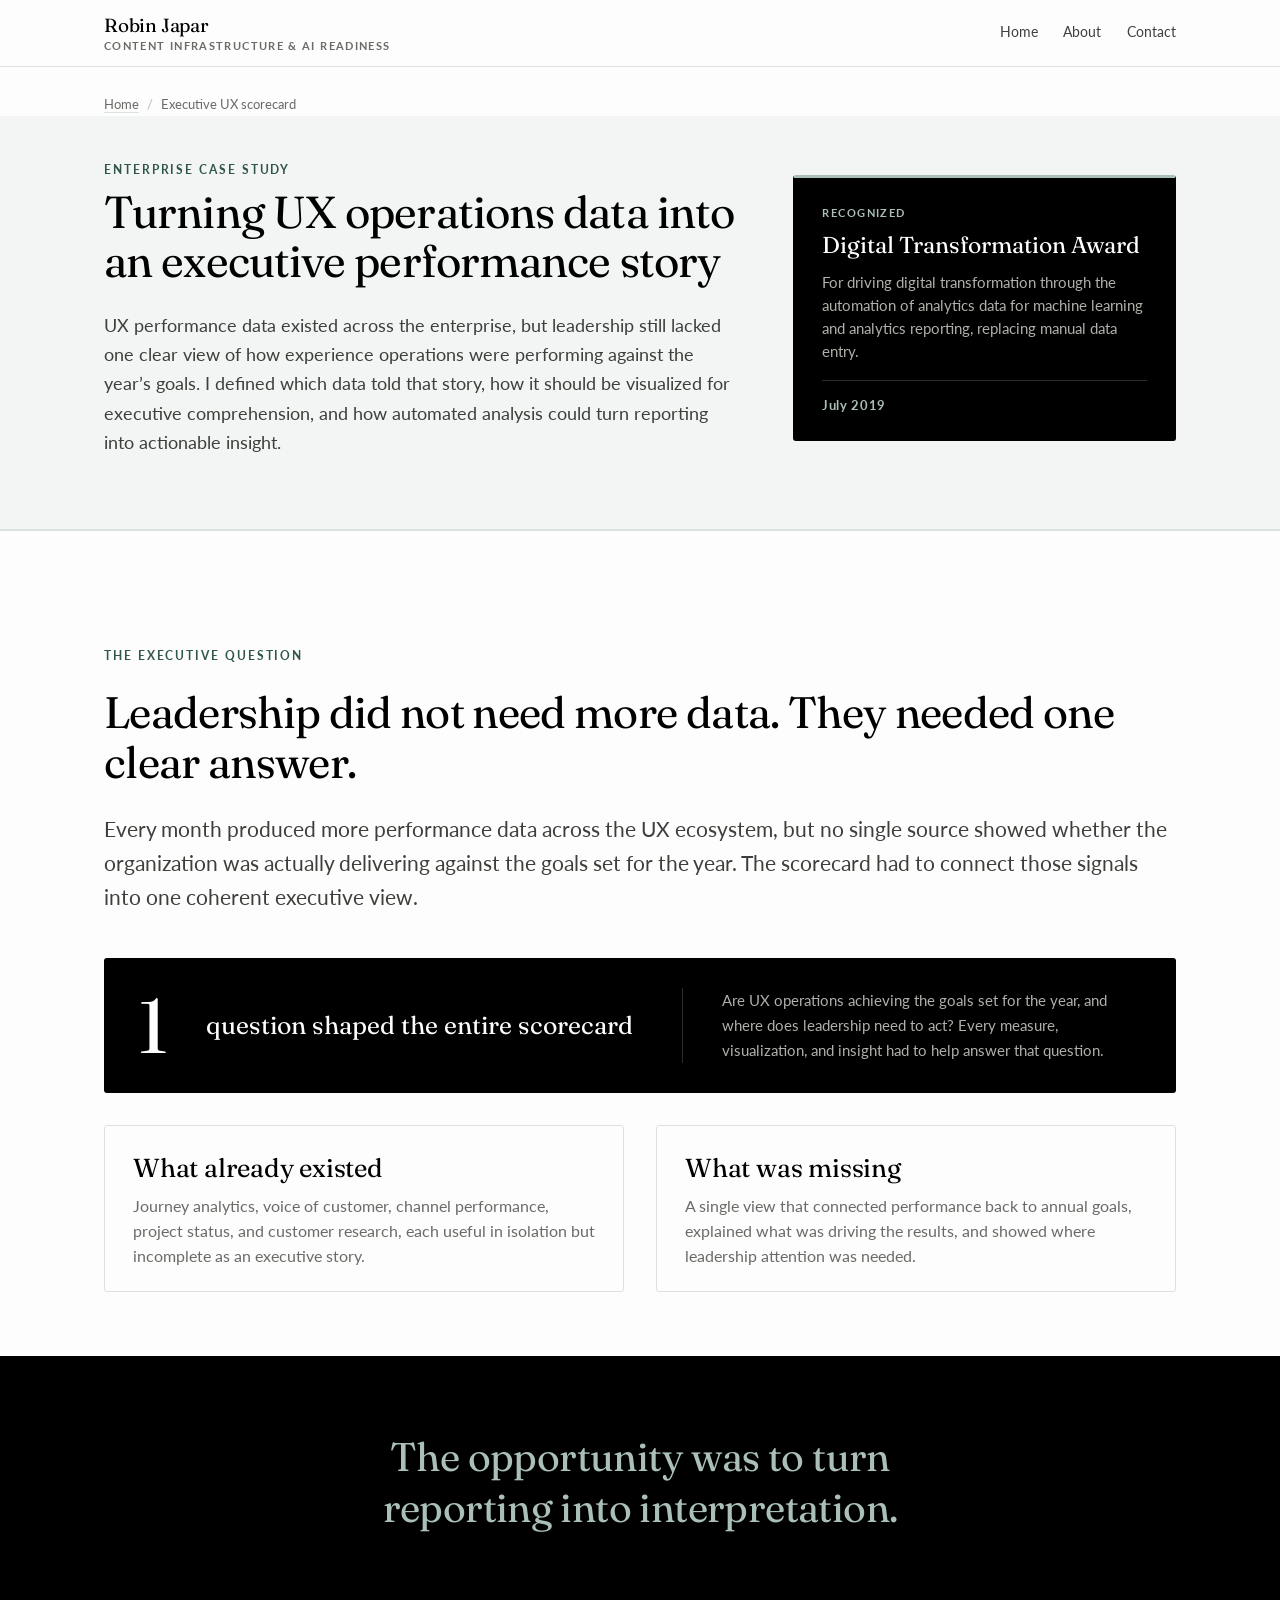
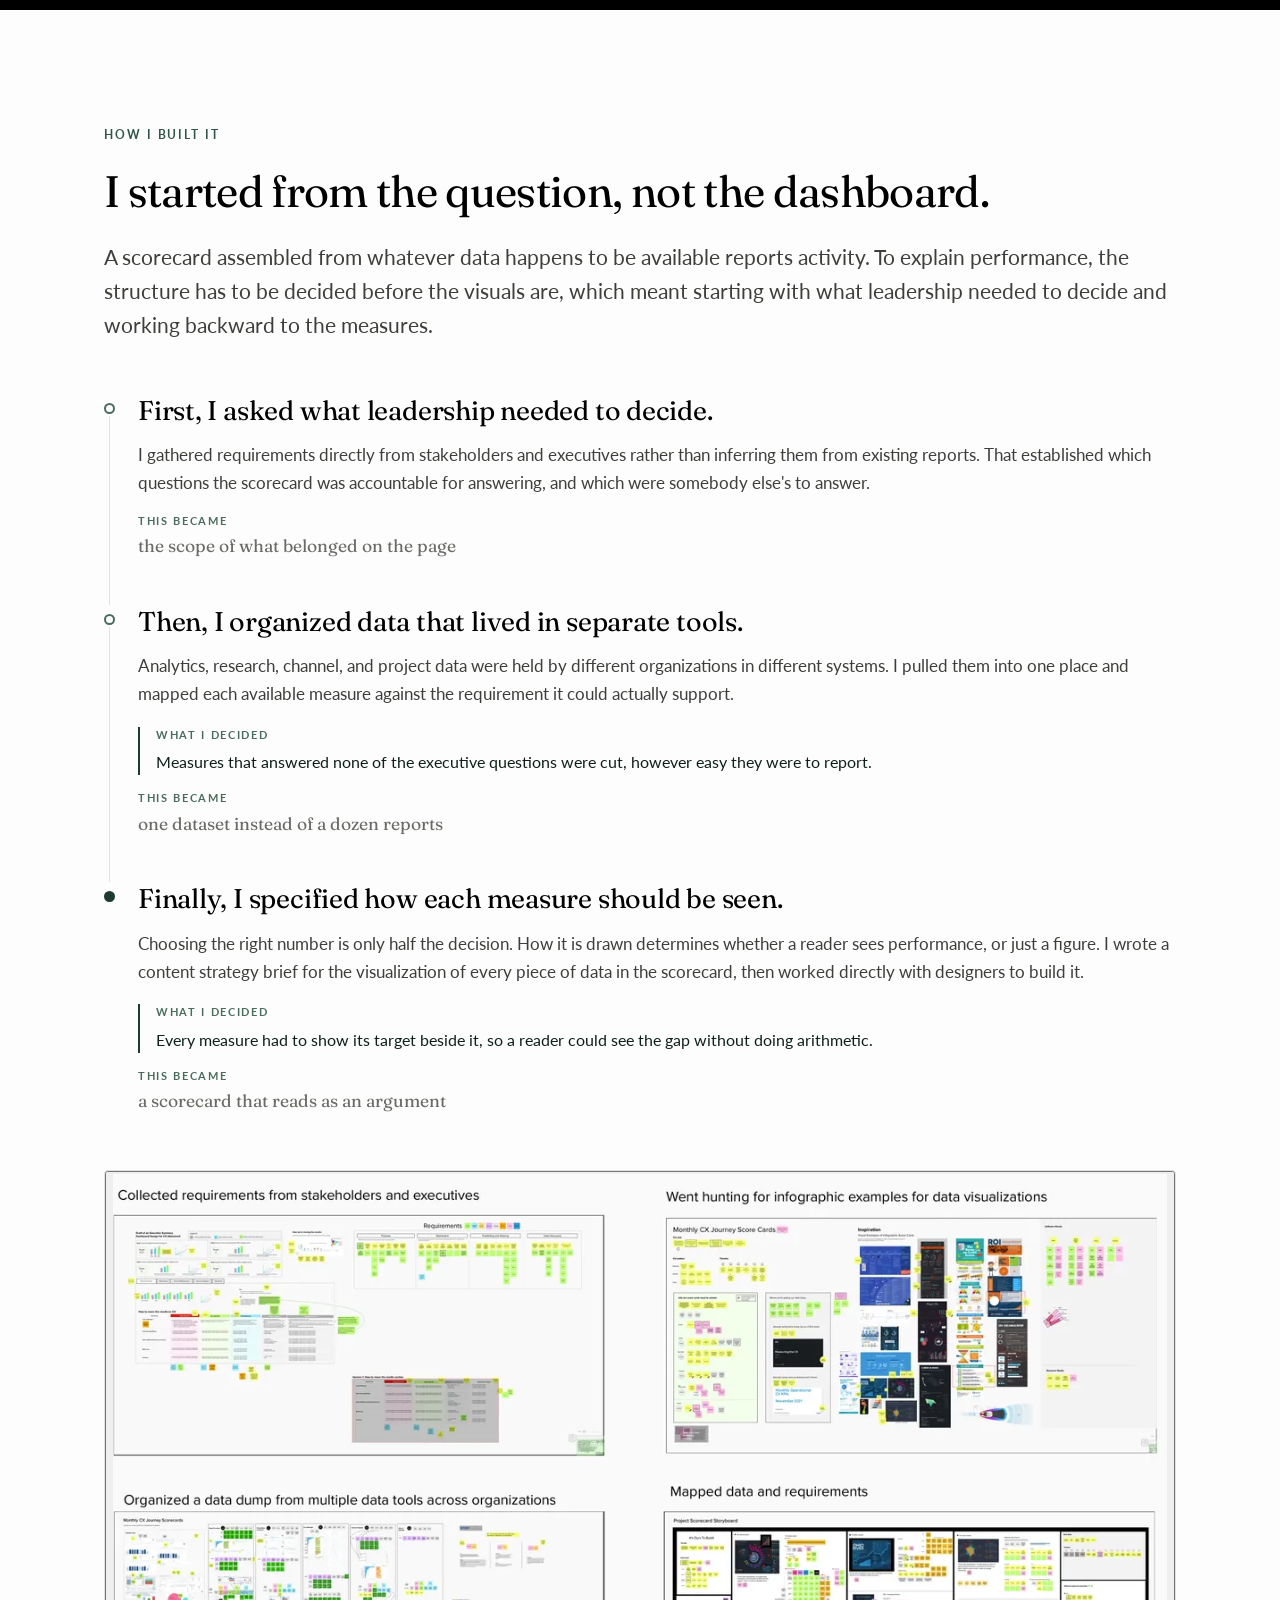
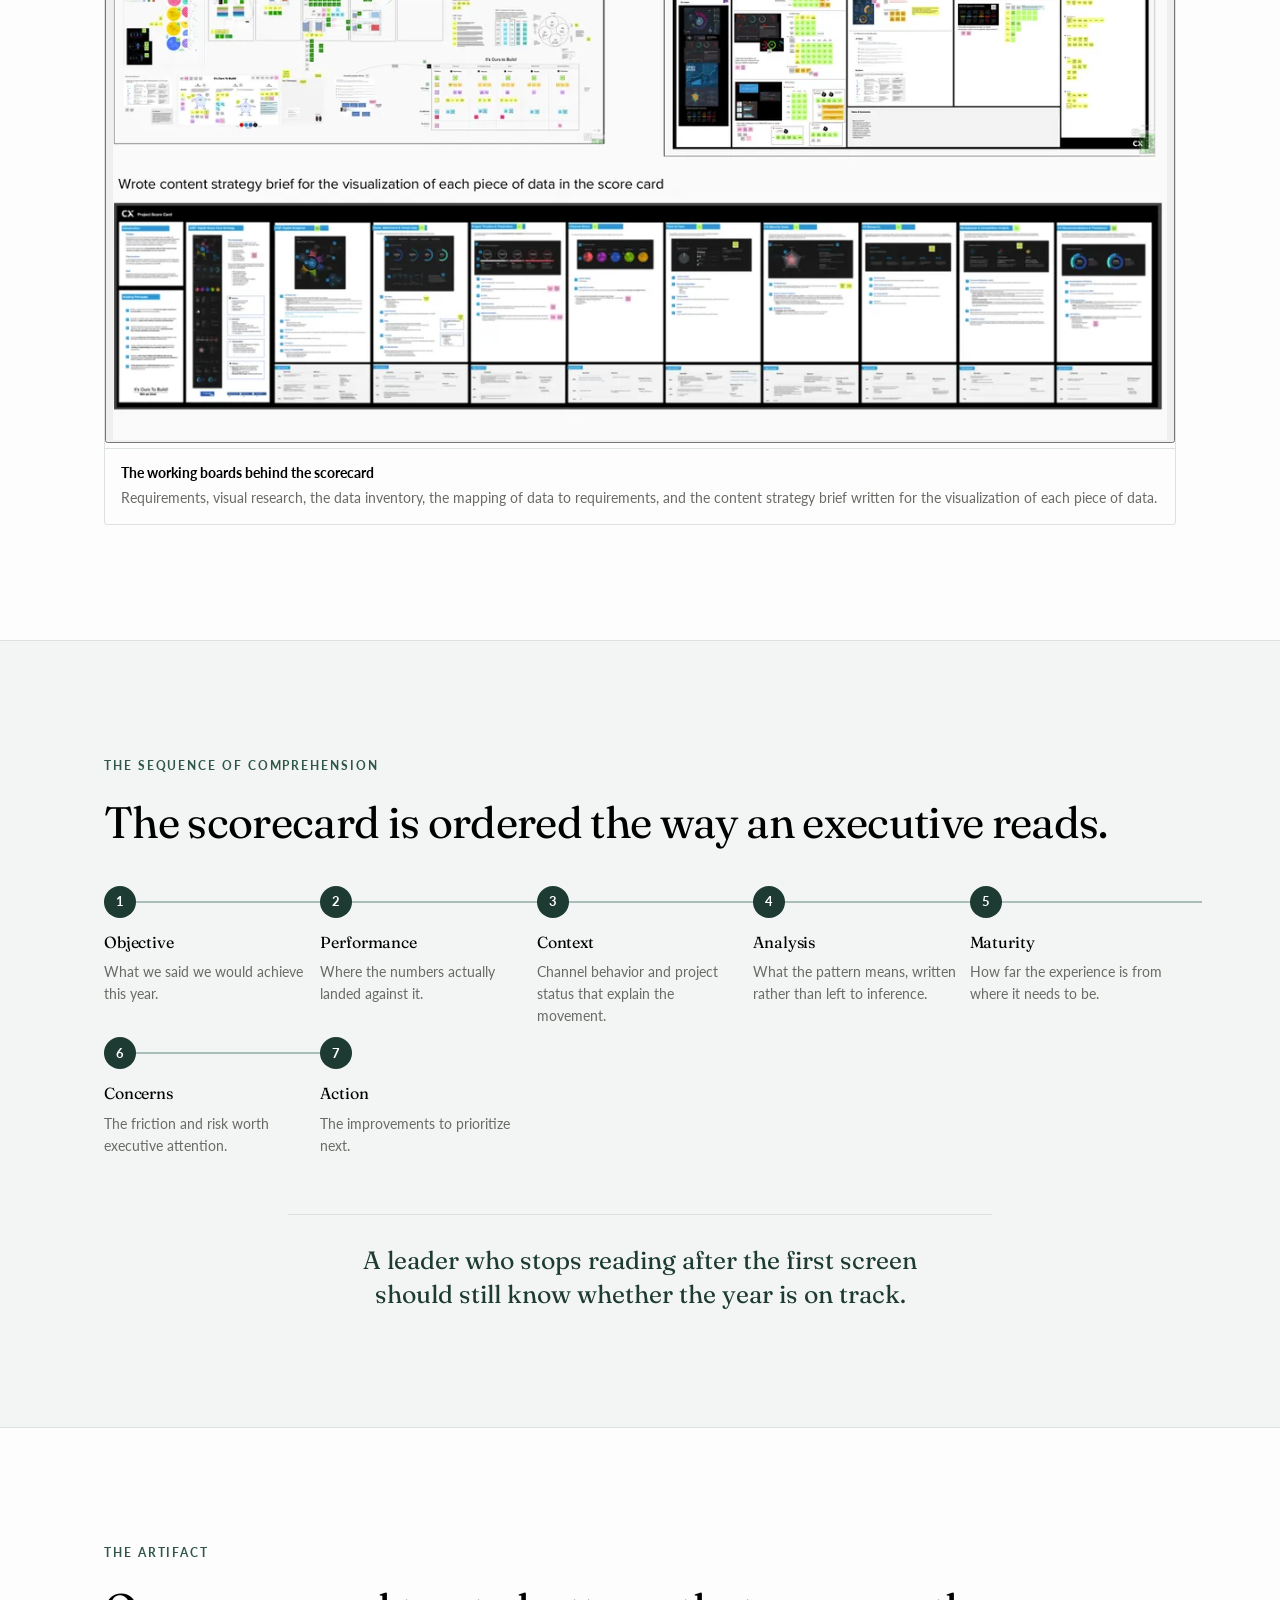
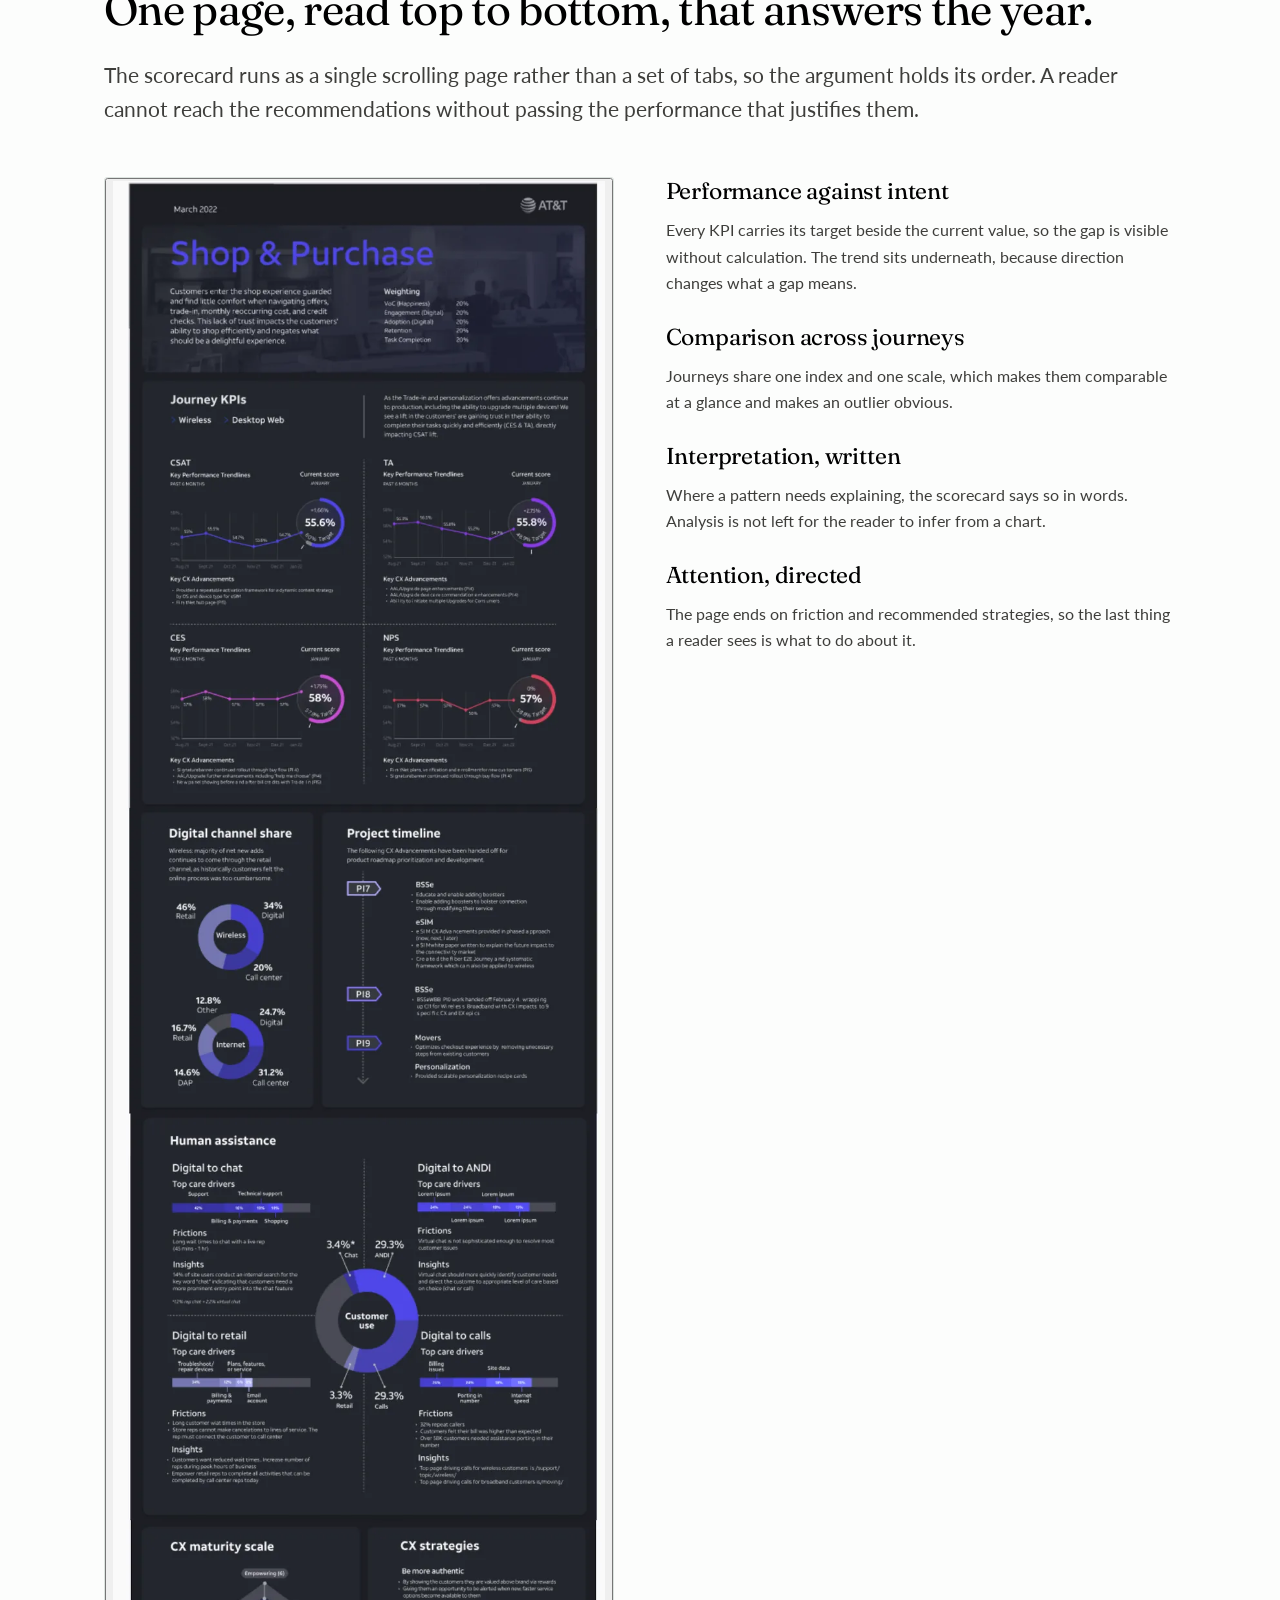
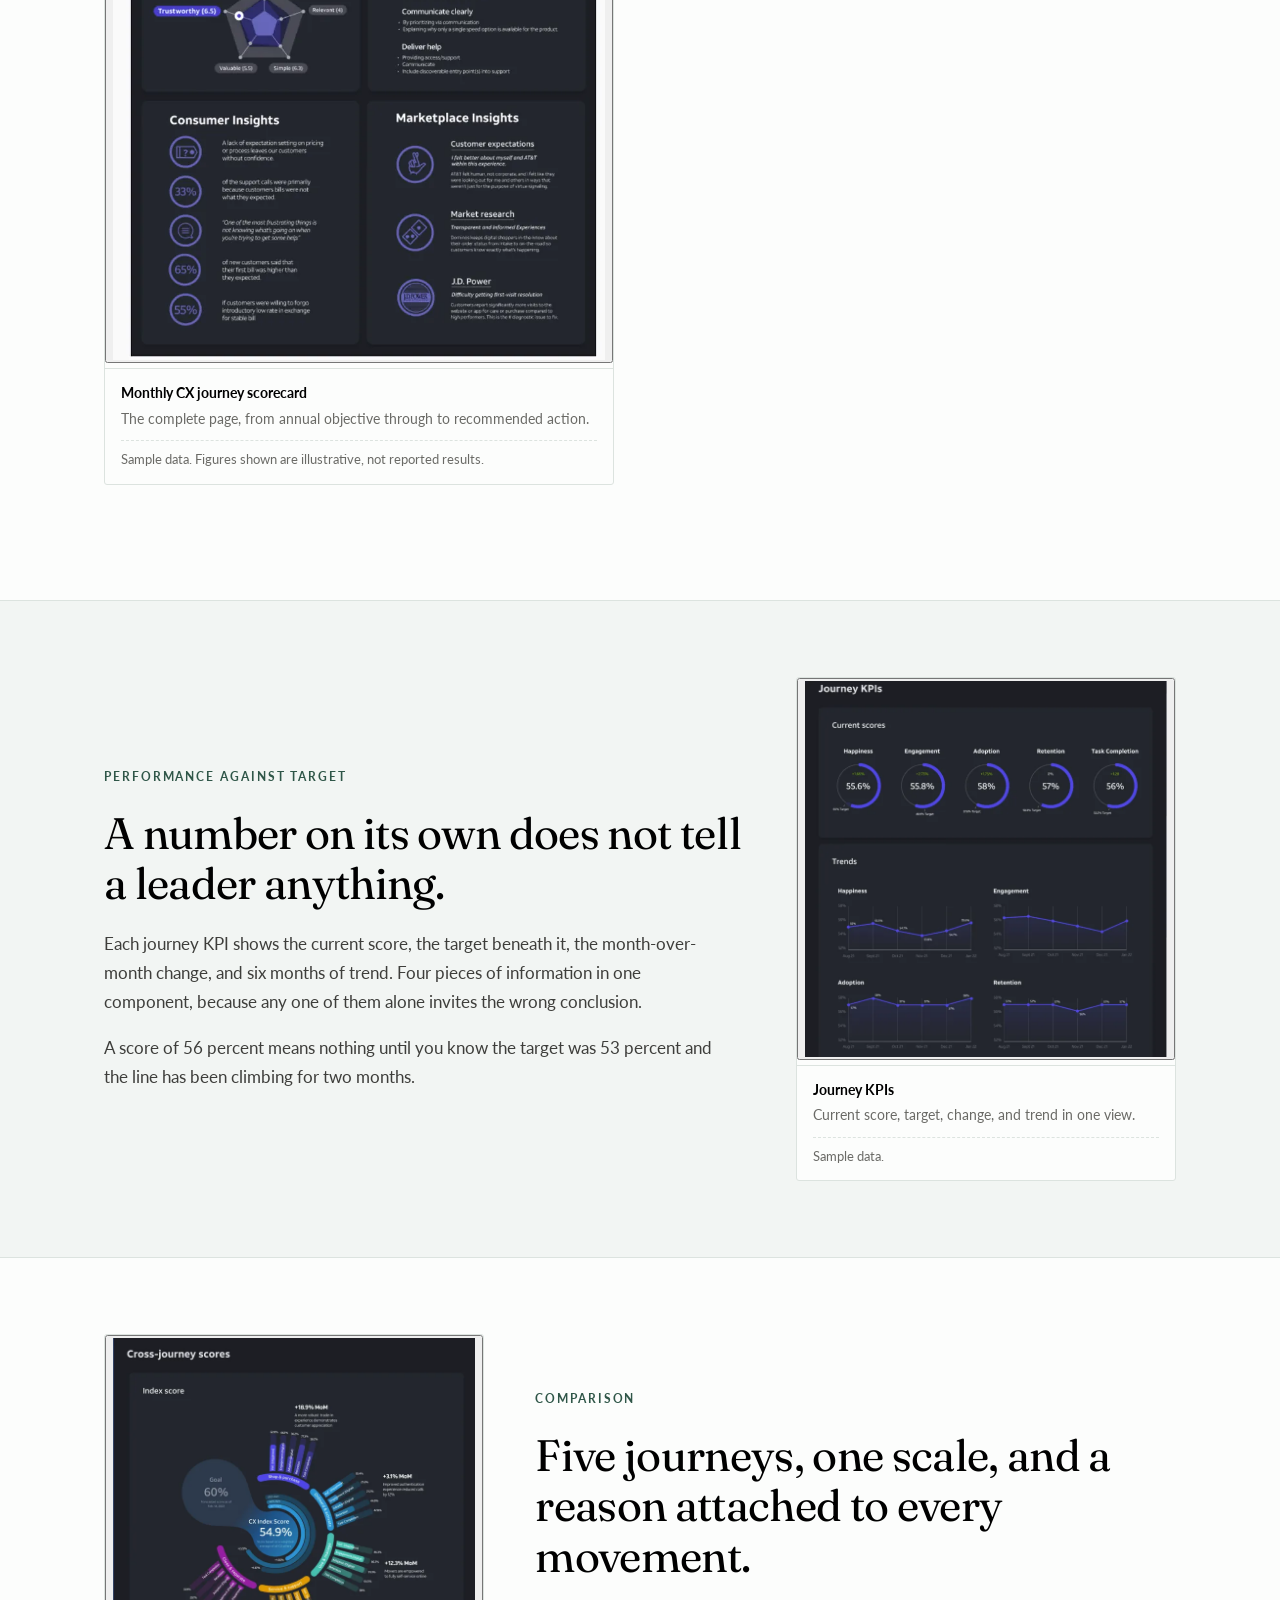
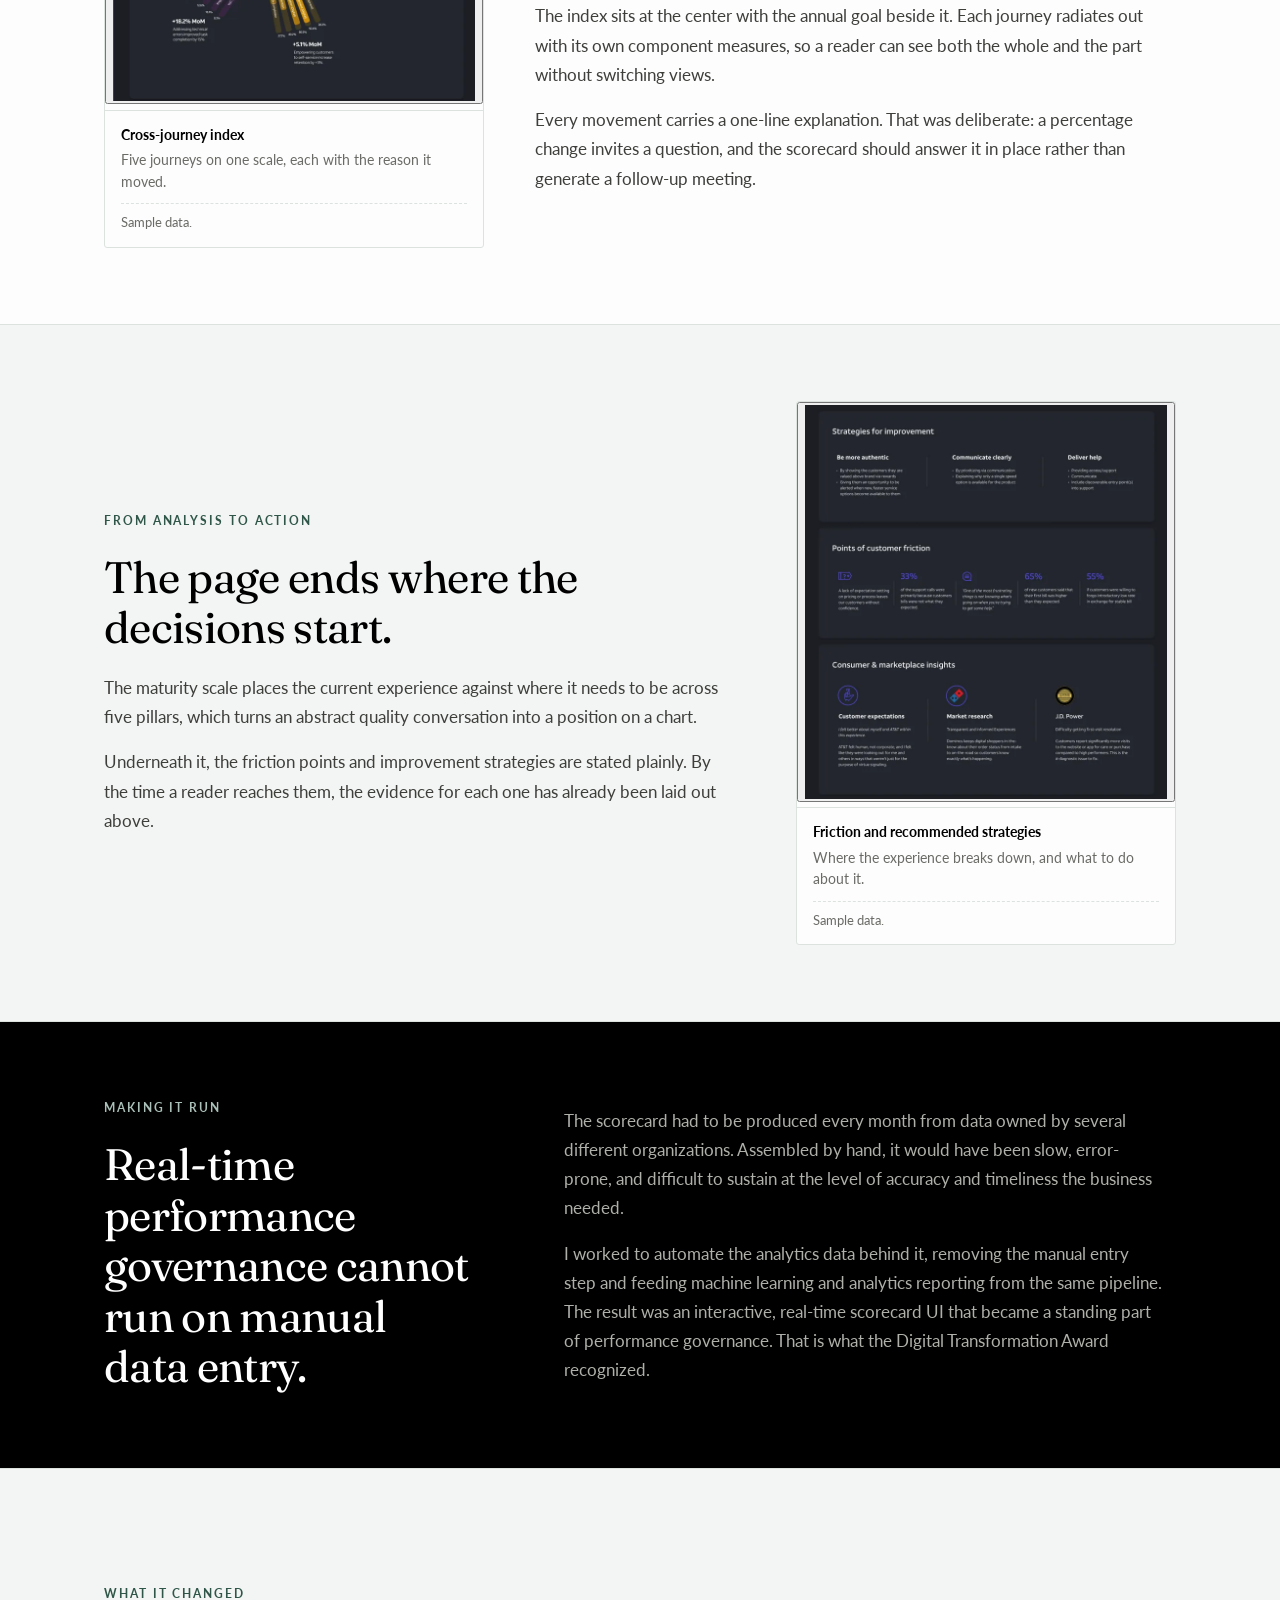
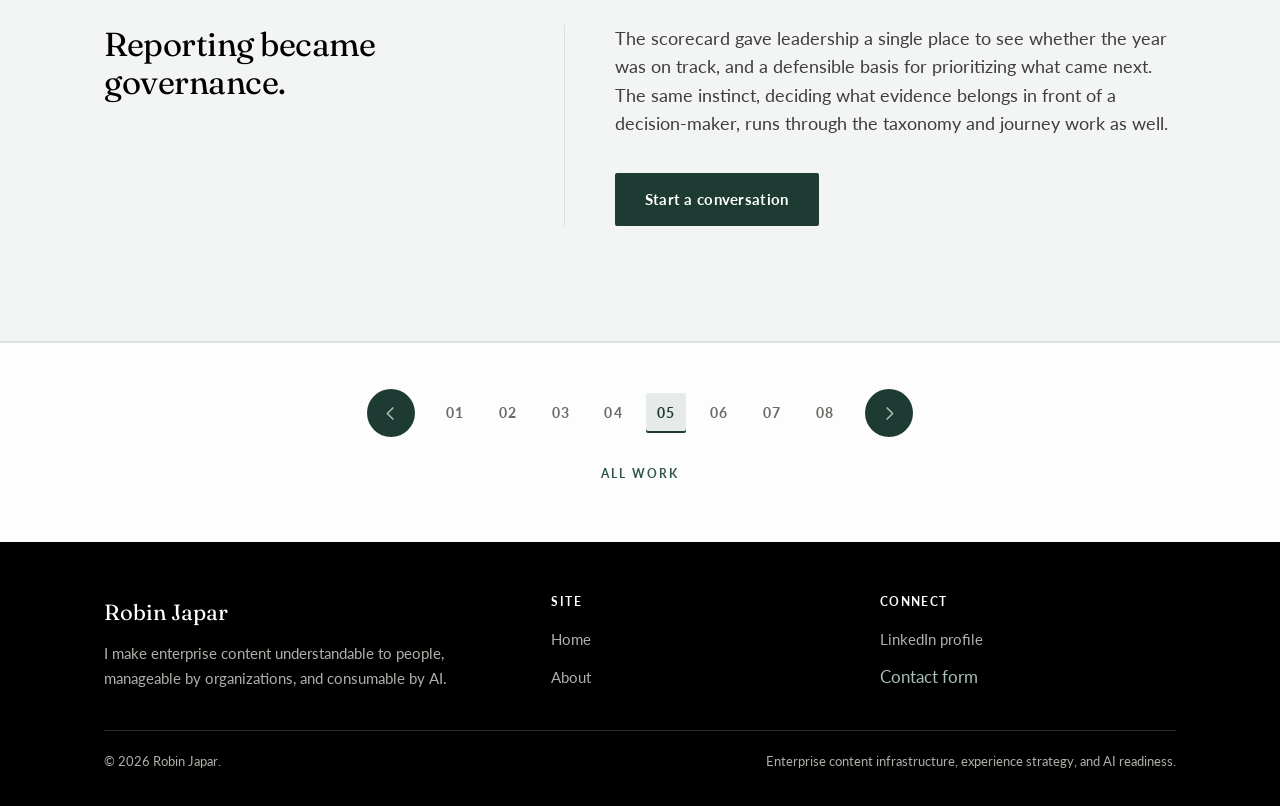
<file: work-executive-ux-scorecard.html>
<!DOCTYPE html>
<html lang="en">
<head>
<meta charset="utf-8">
<meta name="viewport" content="width=device-width, initial-scale=1">
<title>Turning UX data into an executive scorecard | Robin Japar</title>
<meta name="description" content="UX performance data existed across the enterprise but told no single story. I defined which data mattered and how executives should read it.">
<link rel="canonical" href="https://www.japarofcontent.com/work/executive-ux-scorecard">
<link rel="icon" href="assets/favicon.ico" sizes="any">
<link rel="icon" href="assets/favicon.svg" type="image/svg+xml">
<link rel="apple-touch-icon" href="assets/apple-touch-icon.png">
<meta name="theme-color" content="#1D3B32">
<meta name="robots" content="index, follow, max-image-preview:large, max-snippet:-1">
<meta name="author" content="Robin Japar">
<meta property="og:type" content="article">
<meta property="og:site_name" content="Robin Japar">
<meta property="og:locale" content="en_US">
<meta property="og:url" content="https://www.japarofcontent.com/work/executive-ux-scorecard">
<meta property="og:title" content="Turning UX data into an executive scorecard | Robin Japar">
<meta property="og:description" content="UX performance data existed across the enterprise but told no single story. I defined which data mattered and how executives should read it.">
<meta property="og:image" content="https://www.japarofcontent.com/assets/social-card.jpg">
<meta property="og:image:alt" content="Robin Japar, enterprise content strategy and AI readiness">
<meta name="twitter:card" content="summary_large_image">
<meta name="twitter:title" content="Turning UX data into an executive scorecard | Robin Japar">
<meta name="twitter:description" content="UX performance data existed across the enterprise but told no single story. I defined which data mattered and how executives should read it.">
<meta name="twitter:image" content="https://www.japarofcontent.com/assets/social-card.jpg">
<script type="application/ld+json">
{
  "@context": "https://schema.org",
  "@graph": [
    {
      "@type": "Person",
      "@id": "https://www.japarofcontent.com/#robin",
      "name": "Robin Japar",
      "jobTitle": "Enterprise content strategy, experience architecture, and AI readiness leader",
      "url": "https://www.japarofcontent.com/",
      "sameAs": [
        "https://www.linkedin.com/in/robin-japar"
      ],
      "knowsAbout": [
        "Enterprise content strategy",
        "Content design",
        "Taxonomy",
        "Information architecture",
        "Content modeling",
        "Headless CMS",
        "Adobe Experience Manager",
        "ServiceNow Employee Center",
        "Personalization",
        "UX research",
        "Customer journey analysis",
        "Content governance",
        "AI readiness",
        "Service design"
      ]
    },
    {
      "@type": "BreadcrumbList",
      "itemListElement": [
        {
          "@type": "ListItem",
          "position": 1,
          "name": "Home",
          "item": "https://www.japarofcontent.com/"
        },
        {
          "@type": "ListItem",
          "position": 2,
          "name": "Executive UX scorecard",
          "item": "https://www.japarofcontent.com/work/executive-ux-scorecard"
        }
      ]
    },
    {
      "@type": "CreativeWork",
      "@id": "https://www.japarofcontent.com/work/executive-ux-scorecard#work",
      "url": "https://www.japarofcontent.com/work/executive-ux-scorecard",
      "name": "Turning UX operations data into an executive performance story",
      "headline": "Turning UX operations data into an executive performance story",
      "about": [
        "Information design",
        "UX analytics",
        "Executive reporting",
        "Data visualization",
        "Content strategy",
        "Performance measurement"
      ],
      "abstract": "Designed a monthly executive CX scorecard that turned scattered UX operations data into one readable performance story, with automated analytics reporting replacing manual data entry.",
      "author": {
        "@id": "https://www.japarofcontent.com/#robin"
      },
      "creator": {
        "@id": "https://www.japarofcontent.com/#robin"
      },
      "inLanguage": "en",
      "isPartOf": {
        "@id": "https://www.japarofcontent.com/#site"
      }
    }
  ]
}
</script>
<link rel="preconnect" href="https://fonts.googleapis.com">
<link rel="preconnect" href="https://fonts.gstatic.com" crossorigin>
<link href="https://fonts.googleapis.com/css2?family=Fraunces:opsz,wght@9..144,300..700&family=Lato:wght@300;400;700&display=swap" rel="stylesheet">
<link rel="stylesheet" href="assets/work-pagination.css">
<style>


/* ============================================================
   DESIGN TOKENS
   Sourced from the Wix site theme: base black/white,
   accents deep forest, sage, mid green, cream.
   ============================================================ */
:root{
  /* BASE - white, black, neutral ramp. These carry the page. */
  --paper:#FCFDFC;
  --paper-alt:#F2F5F3;
  --black:#000000;
  --black-soft:#101010;
  --rule:#DCE3DF;
  --rule-dark:#2B2B2B;
  --ink:#000000;
  --body:#3E3E3B;
  --muted:#6A6A66;
  --on-black:#EDEDE9;
  --on-black-mute:#B0B0AA;

  /* ACCENT - restrained. Never used as a page background. */
  --forest-900:#0F2019;
  --forest-800:#163026;
  --forest:#1D3B32;
  --forest-600:#2F5648;
  --green-mid:#4A6C5E;
  --sage:#A9BFB8;
  --sage-100:#DCE6E2;
  --tint:#E6EBE8;
  --band:#F2F5F3;

  --font-display:"Fraunces",Georgia,"Times New Roman",serif;
  --font-body:"Lato",-apple-system,BlinkMacSystemFont,"Segoe UI",sans-serif;

  --shell:1200px;
  --gut:clamp(20px,5vw,64px);
  --sec:clamp(64px,9vw,120px);
}


*,*::before,*::after{box-sizing:border-box}
html{-webkit-text-size-adjust:100%}
body{
  margin:0;background:var(--paper);color:var(--body);
  font-family:var(--font-body);font-size:17px;font-weight:400;line-height:1.72;
  -webkit-font-smoothing:antialiased;overflow-x:hidden;
}
img{max-width:100%;display:block;height:auto}
h1,h2,h3,h4{font-family:var(--font-display);color:var(--ink);font-weight:400;margin:0;text-wrap:balance}
h1{font-size:clamp(35px,5.4vw,64px);line-height:1.08;letter-spacing:-.02em}
h2{font-size:clamp(28px,3.7vw,44px);line-height:1.15;letter-spacing:-.015em}
h3{font-size:clamp(20px,2.1vw,25px);line-height:1.28;letter-spacing:-.008em}
h4{font-size:18px;line-height:1.35}
p{margin:0}
a{color:var(--forest-600)}

.shell{max-width:var(--shell);margin:0 auto;padding-inline:var(--gut)}
.section{padding-block:var(--sec)}
.stack>*+*{margin-top:var(--s,1rem)}

.skip{position:absolute;left:-9999px;top:0;background:var(--forest);color:#fff;padding:12px 20px;z-index:200}
.skip:focus{left:12px;top:12px}

.eyebrow{
  font-family:var(--font-body);font-size:12px;font-weight:700;letter-spacing:.16em;
  text-transform:uppercase;color:var(--forest-600);margin:0 0 20px;
}
.on-dark .eyebrow{color:var(--sage)}
.lede{font-size:clamp(18px,1.9vw,20.5px);line-height:1.66;color:var(--body);text-wrap:pretty}
.on-dark{background:var(--black);color:var(--on-black)}
.on-dark h2,.on-dark h3,.on-dark h4{color:#FFFFFF}
.on-dark .lede{color:var(--on-black-mute)}


/* ---------- header ---------- */
.masthead{position:sticky;top:0;z-index:100;background:var(--paper);border-bottom:1px solid var(--rule)}
.masthead-in{display:flex;align-items:center;justify-content:space-between;gap:20px;max-width:var(--shell);margin:0 auto;padding:14px var(--gut)}
.brand{font-family:var(--font-display);font-size:19px;color:var(--ink);text-decoration:none;letter-spacing:-.01em;line-height:1.2}
.brand span{display:block;font-family:var(--font-body);font-size:10.5px;font-weight:700;letter-spacing:.13em;text-transform:uppercase;color:var(--muted);margin-top:3px}
.mainnav{display:flex;align-items:center;gap:clamp(14px,2vw,28px)}
.mainnav a,.mainnav button{font-family:var(--font-body);font-size:14px;color:var(--body);text-decoration:none;padding:6px 0;border:0;border-bottom:2px solid transparent;background:none;cursor:pointer;line-height:inherit}
.mainnav a:hover,.mainnav button:hover,.mainnav a:focus-visible,.mainnav button:focus-visible{color:var(--forest-600);border-bottom-color:var(--sage)}
.mainnav a[aria-current="page"]{color:var(--ink);border-bottom-color:var(--forest)}
.navtoggle{display:none;background:none;border:1px solid var(--rule);border-radius:4px;padding:9px 13px;font-family:var(--font-body);font-size:13px;color:var(--ink);cursor:pointer}

/* ---------- buttons ---------- */
.btn{
  display:inline-block;font-family:var(--font-body);font-size:14.5px;font-weight:700;
  cursor:pointer;line-height:1.5;text-align:center;-webkit-appearance:none;appearance:none;
  letter-spacing:.02em;text-decoration:none;padding:14px 28px;border-radius:2px;
  border:2px solid var(--forest);background:var(--forest);color:#fff;transition:background .18s ease-out,color .18s,border-color .18s,transform .18s ease-out;
}
/* One rule governs both variants:
   secondary fills with the primary's resting colour,
   primary shifts to a clearly different accent tone.
   Every button also lifts, so the change is felt as well as seen. */
.btn:hover,.btn:focus-visible{
  background:#fff;border-color:var(--forest);color:var(--forest);
  transform:translateY(-2px);
}
.btn:active{transform:translateY(0)}

.btn.alt{background:transparent;color:var(--forest);border-color:var(--forest)}
.btn.alt:hover,.btn.alt:focus-visible{
  background:var(--forest);border-color:var(--forest);color:#fff;
  transform:translateY(-2px);
}

.on-dark .btn{background:var(--paper);border-color:var(--paper);color:var(--black)}
.on-dark .btn:hover,.on-dark .btn:focus-visible{
  background:transparent;border-color:var(--paper);color:var(--paper);
  transform:translateY(-2px);
}
.on-dark .btn.alt{background:transparent;color:var(--paper);border-color:var(--sage)}
.on-dark .btn.alt:hover,.on-dark .btn.alt:focus-visible{
  background:var(--paper);border-color:var(--paper);color:var(--black);
  transform:translateY(-2px);
}
.btnrow{display:flex;flex-wrap:wrap;gap:14px;margin-top:34px}

/* focus */
a:focus-visible,button:focus-visible,[tabindex]:focus-visible{outline:3px solid var(--forest-600);outline-offset:3px}
.on-dark a:focus-visible,.on-dark button:focus-visible{outline-color:var(--sage)}

/* ---------- hero ---------- */
.hero{background:var(--paper);border-bottom:1px solid var(--rule)}
.hero-grid{display:grid;grid-template-columns:1.28fr .72fr;gap:clamp(32px,5vw,72px);align-items:stretch;padding-block:clamp(56px,7vw,96px)}
.hero p.lede{margin-top:26px}
.portrait{position:relative;border-radius:3px;overflow:hidden;background:var(--sage-100);min-height:430px}
.portrait img{width:100%;height:100%;object-fit:cover;object-position:50% 22%}
.ph{
  position:absolute;inset:0;display:flex;flex-direction:column;align-items:center;justify-content:center;gap:8px;
  background:var(--sage-100);color:var(--forest);text-align:center;padding:24px;
  font-family:var(--font-body);font-size:13px;line-height:1.6;
}
.ph[hidden]{display:none}
.ph strong{font-size:12px;letter-spacing:.12em;text-transform:uppercase}
.portrait figcaption{
  position:absolute;left:0;right:0;bottom:0;background:linear-gradient(transparent,rgba(15,32,25,.86));
  color:#EEF2F0;font-size:12.5px;line-height:1.5;padding:34px 18px 14px;
}

/* ---------- proof bar ---------- */
.proof{background:var(--black);color:var(--on-black)}
.proof-grid{display:grid;grid-template-columns:repeat(3,1fr);gap:1px;background:var(--rule-dark)}
.metric{background:var(--black);padding:clamp(28px,4vw,42px) clamp(16px,2.4vw,30px)}
.metric .val{font-family:var(--font-display);font-size:clamp(34px,4.4vw,52px);line-height:1;color:#FFFFFF;font-weight:300;letter-spacing:-.02em}
.metric .lbl{font-size:14px;line-height:1.6;color:var(--on-black-mute);margin-top:14px;max-width:30ch}

/* ---------- systems graphic (signature) ---------- */
.systems{border:1px solid var(--rule-dark);border-radius:3px;padding:clamp(20px,3vw,34px);background:var(--black-soft)}
.chain{display:grid;grid-template-columns:1fr;gap:0;--dot-y:22px}
.node{position:relative;padding:15px 0 15px 26px;background:none;border:0;border-radius:0}
.node::before{
  content:"";position:absolute;left:-5px;top:var(--dot-y);width:9px;height:9px;border-radius:50%;
  background:var(--sage);border:1px solid var(--black);z-index:1;
}
/* rail segment: runs from this dot centre to the next dot centre.
   offset by the dot centre, then 100% of node height lands exactly on the next one. */
.node::after{
  content:"";position:absolute;left:-1px;top:calc(var(--dot-y) + 5.5px);width:1px;height:100%;
  background:var(--green-mid);z-index:0;
}
.node:last-child{padding-bottom:0}
.node:last-child::after{display:none}
.node:last-child::before{background:var(--tint)}
.node .n-t{font-family:var(--font-display);font-size:18px;color:#FFFFFF;line-height:1.2}
.node .n-d{font-size:13px;line-height:1.55;color:var(--on-black-mute);margin-top:5px}
.chain-cap{font-size:13px;color:var(--sage);margin-top:18px;border-top:1px solid var(--rule-dark);padding-top:16px}

/* ---------- pov ---------- */
.pov-grid{display:grid;grid-template-columns:1.15fr .85fr;gap:clamp(32px,5vw,66px);align-items:start}
.pillars{display:grid;grid-template-columns:repeat(2,1fr);gap:1px;background:var(--rule-dark);margin-top:34px;border:1px solid var(--rule-dark)}
.pillar{background:var(--black);padding:22px 20px}
.pillar h4{color:#FFFFFF;font-size:17px}
.pillar p{font-size:14px;line-height:1.6;color:var(--on-black-mute);margin-top:7px}

/* ---------- progression ---------- */
.tchev{display:none}
.tnode:hover .tlabel,.tnode:focus-visible .tlabel{color:var(--ink)}
.tnode:hover .tdot,.tnode:focus-visible .tdot{transform:scale(1.18);border-color:var(--forest);border-width:3px}
.tnode:hover .tdot i,.tnode:focus-visible .tdot i{background:var(--forest);transform:scale(1.15)}
.track{position:relative;margin-top:44px}
.track-line{display:none}
.track-nodes{position:relative;display:grid;grid-template-columns:repeat(6,1fr);gap:8px}
.tnode{
  background:none;border:0;padding:0 6px 0 0;text-align:left;cursor:pointer;font-family:var(--font-body);
  display:grid;align-content:start;justify-items:start;width:100%;position:relative;
}
.tnode::before{
  content:"";position:absolute;left:14px;right:-22px;top:13px;height:2px;
  background:var(--sage);z-index:0;
}
.tnode:last-child::before{display:none}
.tdot{position:relative;z-index:1;width:28px;height:28px;border-radius:50%;background:var(--paper);border:2px solid var(--green-mid);display:grid;place-items:center;transition:transform .18s ease-out,border-color .18s,border-width .18s,background .18s}
.tdot i{width:9px;height:9px;border-radius:50%;background:var(--green-mid);display:block;transition:transform .18s ease-out,background .18s;font-style:normal}
.tnode.is-open .tdot{border-color:var(--forest);background:var(--forest);transform:scale(1.16)}
.tnode.is-open .tdot i{background:var(--tint)}
.tnode.is-open:hover .tdot{transform:scale(1.24)}
.tlabel{font-size:13px;line-height:1.45;color:var(--muted);margin-top:14px;max-width:16ch;display:block;min-height:2.9em}
.tnode.is-open .tlabel{color:var(--ink);font-weight:700}
.tstage{font-size:11px;font-weight:700;letter-spacing:.13em;text-transform:uppercase;color:var(--forest-600);display:block;margin-top:10px}
.panel{
  margin-top:44px;background:var(--band);border:1px solid var(--rule);border-left:4px solid var(--forest);
  border-radius:0;padding:clamp(24px,3.4vw,38px);
}
.panel .quote{font-family:var(--font-display);font-size:clamp(20px,2.5vw,27px);line-height:1.34;color:var(--ink);max-width:34ch}
.panel .proofpt{margin-top:18px;max-width:62ch}
.panel .meta{display:flex;flex-wrap:wrap;gap:10px 26px;margin-top:22px;font-size:13.5px;color:var(--muted)}
.panel .meta b{color:var(--ink);font-weight:700}

/* ---------- capabilities ---------- */
.cards{display:grid;grid-template-columns:repeat(3,1fr);gap:1px;background:var(--rule);border:1px solid var(--rule);margin-top:44px}
.card{background:var(--paper);padding:clamp(22px,2.6vw,30px)}
.card .idx{font-size:11.5px;font-weight:700;letter-spacing:.14em;color:var(--forest-600);text-transform:uppercase}
.card h3{margin-top:12px;font-size:21px}
.card p{margin-top:11px;font-size:15.5px;line-height:1.62;color:var(--muted)}

/* ---------- featured work ---------- */
.work{display:grid;grid-template-columns:repeat(3,1fr);gap:clamp(20px,2.6vw,30px);margin-top:44px}
.wcard{display:flex;flex-direction:column;border:1px solid var(--rule);border-radius:3px;overflow:hidden;background:var(--paper)}
.wthumb{aspect-ratio:16/10;background:var(--sage-100);position:relative;border-bottom:1px solid var(--rule)}
.wthumb img{width:100%;height:100%;object-fit:cover}
.wbody{padding:clamp(20px,2.4vw,26px);display:flex;flex-direction:column;flex:1}
.wtag{font-size:11px;font-weight:700;letter-spacing:.13em;text-transform:uppercase;color:var(--forest-600)}
.wcard h3{margin-top:12px;font-size:21px}
.wfields{margin-top:18px;border-top:1px solid var(--rule);padding-top:16px;display:grid;gap:11px}
.field{display:grid;grid-template-columns:88px minmax(0,1fr);gap:12px;font-size:14px;line-height:1.55}
.field dt{font-weight:700;color:var(--ink);font-size:11.5px;letter-spacing:.09em;text-transform:uppercase;padding-top:2px}
.field dd{margin:0;color:var(--muted)}
.wai{margin-top:16px;background:var(--tint);border-left:3px solid var(--green-mid);padding:13px 15px;font-size:14px;line-height:1.6;color:var(--forest-800)}
.wai b{display:block;font-size:11px;letter-spacing:.11em;text-transform:uppercase;margin-bottom:5px;color:var(--forest)}
.wlink{margin-top:auto;padding-top:20px;font-size:14.5px;font-weight:700;color:var(--forest-600);text-decoration:none;display:inline-block}
.wlink:hover{text-decoration:underline}

/* ---------- recognition ---------- */
.rec{display:grid;grid-template-columns:repeat(4,1fr);gap:1px;background:var(--rule-dark);border:1px solid var(--rule-dark);margin-top:44px}
.rcol{background:var(--black);padding:24px 20px}
.rcol h3{font-size:19px;color:#FFFFFF}
.rcol ul{margin:14px 0 0;padding:0;list-style:none}
.rcol li{font-size:14px;line-height:1.55;color:var(--on-black-mute);padding-left:16px;position:relative;margin-top:9px}
.rcol li::before{content:"";position:absolute;left:0;top:9px;width:6px;height:1px;background:var(--green-mid)}

/* ---------- closing ---------- */
.closing{background:var(--paper-alt);border-top:1px solid var(--rule)}
.closing-in{display:grid;grid-template-columns:1.2fr .8fr;gap:clamp(28px,5vw,64px);align-items:center}

/* ---------- footer ---------- */
.foot{background:var(--black);color:var(--on-black-mute);padding-block:52px 34px}
.foot-grid{display:grid;grid-template-columns:1.4fr 1fr 1fr;gap:32px}
.foot h4{color:#FFFFFF;font-family:var(--font-body);font-size:11.5px;letter-spacing:.13em;text-transform:uppercase;font-weight:700}
.foot ul{list-style:none;margin:14px 0 0;padding:0}
.foot li{margin-top:9px}
.foot a{color:var(--on-black-mute);text-decoration:none;font-size:14.5px}
.foot a:hover{color:#fff;text-decoration:underline}
.foot .sig{font-family:var(--font-display);font-size:22px;color:#FFFFFF}
.foot .tag{font-size:14.5px;margin-top:10px;max-width:40ch;color:var(--on-black-mute)}
.foot-base{border-top:1px solid var(--rule-dark);margin-top:38px;padding-top:20px;font-size:12.5px;display:flex;flex-wrap:wrap;gap:12px;justify-content:space-between}

/* ---------- contact modal ---------- */
.cf-backdrop{position:absolute;inset:0;background:rgba(10,14,12,.62);z-index:300;display:none}
.cf-backdrop[data-open="true"]{display:block}
.cf-dialog{
  position:absolute;left:50%;transform:translateX(-50%);width:min(620px,calc(100vw - 32px));
  background:var(--paper);border:1px solid var(--rule);border-radius:4px;z-index:301;
  box-shadow:0 24px 70px rgba(10,14,12,.28);
}
.cf-head{display:flex;justify-content:space-between;align-items:flex-start;gap:18px;padding:26px 28px 0}
.cf-head h2{font-size:26px}
.cf-head p{font-size:15px;color:var(--muted);margin-top:9px;max-width:46ch}
.cf-close{
  background:none;border:1px solid var(--rule);border-radius:3px;width:34px;height:34px;flex:0 0 34px;
  cursor:pointer;color:var(--body);font-size:17px;line-height:1;display:grid;place-items:center;
}
.cf-close:hover{border-color:var(--forest);color:var(--forest)}
.cf-body{padding:22px 28px 28px}
.cf-row{display:grid;grid-template-columns:1fr 1fr;gap:14px}
.cf-field{margin-top:16px;display:block}
.cf-field label{display:block;font-size:12px;font-weight:700;letter-spacing:.09em;text-transform:uppercase;color:var(--ink);margin-bottom:7px}
.cf-field .opt{color:var(--muted);font-weight:400;letter-spacing:0;text-transform:none;font-size:12.5px}
.cf-field input,.cf-field select,.cf-field textarea{
  width:100%;font-family:var(--font-body);font-size:15.5px;color:var(--ink);background:var(--paper);
  border:1px solid var(--rule);border-radius:3px;padding:11px 12px;line-height:1.5;
}
.cf-field textarea{min-height:112px;resize:vertical}
.cf-field input:focus,.cf-field select:focus,.cf-field textarea:focus{outline:3px solid var(--forest-600);outline-offset:1px;border-color:var(--forest-600)}
.cf-field input[aria-invalid="true"],.cf-field textarea[aria-invalid="true"],.cf-field select[aria-invalid="true"]{border-color:#8C2F2F}
.cf-err{display:block;font-size:13px;color:#8C2F2F;margin-top:6px;min-height:0}
.cf-hp{position:absolute;left:-9999px;width:1px;height:1px;overflow:hidden}
.cf-actions{display:flex;flex-wrap:wrap;gap:12px;align-items:center;margin-top:24px;padding-top:20px;border-top:1px solid var(--rule)}
.cf-note{font-size:13px;color:var(--muted);margin-top:14px}
.cf-status{padding:14px 16px;border-radius:3px;font-size:15px;line-height:1.6;margin-top:18px}
.cf-status.ok{background:var(--tint);border-left:3px solid var(--forest);color:var(--forest-800)}
.cf-status.bad{background:#F7ECEC;border-left:3px solid #8C2F2F;color:#6B2020}
.cf-linkbtn{background:none;border:0;padding:0;font:inherit;color:var(--sage);cursor:pointer;text-decoration:none}
.cf-linkbtn:hover{color:#fff;text-decoration:underline}
@media (max-width:620px){.cf-row{grid-template-columns:1fr}.cf-head,.cf-body{padding-left:20px;padding-right:20px}}

/* ---------- responsive ---------- */
@media (max-width:1000px){
  .hero-grid{grid-template-columns:1fr;gap:34px}
  .portrait{max-width:340px;aspect-ratio:4/5;min-height:0;margin-inline:auto}
  .proof-grid{grid-template-columns:repeat(2,1fr)}
  .pov-grid,.closing-in{grid-template-columns:1fr}
  .cards,.work,.rec{grid-template-columns:repeat(2,1fr)}
  .foot-grid{grid-template-columns:1fr 1fr}
}
@media (max-width:760px){
  .navtoggle{display:block}
  .mainnav{display:none;position:absolute;top:100%;left:0;right:0;background:var(--paper);border-bottom:1px solid var(--rule);flex-direction:column;align-items:stretch;gap:0;padding:6px var(--gut) 16px}
  .mainnav.open{display:flex}
  .mainnav a,.mainnav button{padding:12px 0;border-bottom:1px solid var(--rule);text-align:left;width:100%}
  .masthead-in{position:relative}
  .tlabel{min-height:0}
  .track-nodes{grid-template-columns:1fr;gap:0}
  .tnode{grid-template-columns:28px minmax(0,1fr) 16px;gap:0 14px;align-items:start;padding:12px 10px 22px;margin-left:0;border-left:0;border-radius:5px;min-height:56px}
  .tnode:last-child{padding-bottom:12px}
  .tnode::before{display:block;left:23px;right:auto;top:26px;width:2px;height:100%;background:var(--sage)}
  .tnode:hover,.tnode:focus-visible{background:var(--paper-alt)}
  .tnode.is-open{background:var(--tint)}
  .tchev{display:block;align-self:center;width:9px;height:9px;border-right:2px solid var(--green-mid);border-bottom:2px solid var(--green-mid);transform:rotate(-45deg);transition:transform .2s}
  .tnode.is-open .tchev{transform:rotate(45deg);border-color:var(--forest)}

/* accordion panel, rendered in the flow of the list on narrow screens */
  .track{margin-top:26px}
  .panel.inline{position:relative;margin:0 0 0 52px;padding:22px 20px 24px;border-left-width:3px}
  .panel.inline::before{content:"";position:absolute;left:-32px;top:0;bottom:-26px;width:2px;background:var(--sage)}
  .panel.inline[data-last]::before{display:none}
  .panel.inline .quote{font-size:20px;max-width:none}
  .panel.inline .meta{gap:10px 0;flex-direction:column}

  .tlabel,.tstage{margin-top:0;max-width:none}
  .tstage{margin-top:4px}
  .cards,.work,.rec,.proof-grid,.pillars{grid-template-columns:1fr}
  .foot-grid{grid-template-columns:1fr}
  body{font-size:16px}
}
@media (prefers-reduced-motion:reduce){
  *{transition:none!important;animation:none!important;scroll-behavior:auto!important}
}


/* ================= CASE STUDY ================= */
.crumbs{font-size:13px;color:var(--muted);padding-top:26px}
.crumbs a{color:var(--muted);text-decoration:none;border-bottom:1px solid var(--rule)}
.crumbs a:hover{color:var(--forest-600);border-bottom-color:var(--forest-600)}
.crumbs span{margin:0 8px;color:var(--sage)}

.case-hero{background:var(--paper-alt);border-bottom:1px solid var(--rule)}
.case-hero .inner{
  padding-block:clamp(28px,3.5vw,44px) clamp(46px,6vw,72px);
  display:grid;grid-template-columns:minmax(0,1.25fr) minmax(280px,.75fr);
  gap:clamp(28px,4vw,64px);align-items:center;
}
.nb{white-space:nowrap}
.case-hero h1{margin-top:8px;font-size:clamp(30px,3.5vw,45px);text-wrap:pretty;hyphens:none}

/* one supporting paragraph, labelled, rather than a subtitle plus a boxed summary */
.brief{margin-top:26px;font-size:18px;line-height:1.62;color:var(--body);text-wrap:pretty}
.jump a span{font-size:15px;transition:transform .18s ease-out}

/* the credibility asset earns the second column */
/* the award runs dark against the light hero so it carries weight */
.proofcard{
  display:block;align-self:center;background:var(--black);border:1px solid var(--black);
  border-top:3px solid var(--sage);
  border-radius:3px;padding:26px 28px 24px;text-decoration:none;
}
.pc-k{display:block;font-size:10.5px;font-weight:700;letter-spacing:.14em;text-transform:uppercase;color:var(--sage)}
.pc-h{display:block;margin-top:10px;font-family:var(--font-display);font-size:23px;line-height:1.2;color:#FFFFFF}
.pc-b{display:block;margin-top:12px;font-size:14.5px;line-height:1.58;color:var(--on-black-mute)}
.pc-m{display:block;margin-top:16px;padding-top:14px;border-top:1px solid var(--rule-dark);
  font-size:12.5px;font-weight:700;letter-spacing:.05em;color:var(--sage)}


/* prose sections */
.chap{padding-block:clamp(48px,6vw,76px)}
.chap.band{background:var(--paper-alt);border-block:1px solid var(--rule)}
.chap-grid{display:grid;grid-template-columns:minmax(0,1fr) 380px;gap:clamp(28px,4vw,58px);align-items:center}
/* no artifact: heading and prose split the width as an editorial spread */
.chap.solo .chap-grid{grid-template-columns:minmax(0,.8fr) minmax(0,1.2fr);align-items:center}
.chap.solo .chap-head{position:static}
/* section intro that has prose but no artifact beside it */
.bandhead{display:grid;grid-template-columns:minmax(0,.8fr) minmax(0,1.2fr);gap:clamp(28px,4vw,58px);align-items:center}
.bandhead h2{max-width:none;text-wrap:pretty}
.bandhead .lede,.bandhead .body{margin-top:0;max-width:none}
.bandhead .body p:first-child{margin-top:0}
.bandhead .body p+p{margin-top:16px}
.bandhead .body .btnrow{margin-top:28px}
.chap.on-dark .body{color:var(--on-black-mute)}
.chap.solo .body{margin-top:0;max-width:60ch}
/* flipped chapters put the evidence first, breaking the repeating rhythm */
.chap.flip .chap-grid{grid-template-columns:380px minmax(0,1fr)}
.chap.flip .chap-grid > div{order:2}
.chap.flip .chap-grid > figure{order:1}
.chap.solo h2{max-width:none}
.chap h2{max-width:none;text-wrap:pretty}
.chap .body{margin-top:20px;max-width:62ch}
.chap .body p+p{margin-top:16px}
.chap .body ul{margin:16px 0 0;padding:0;list-style:none}
.chap .body li{position:relative;padding-left:20px;margin-top:10px;line-height:1.65}
.chap .body li::before{content:"";position:absolute;left:0;top:11px;width:8px;height:1px;background:var(--green-mid)}

/* point boxes: the list, broken out of the prose column */
.pointgrid{
  display:grid;grid-template-columns:repeat(auto-fit,minmax(215px,1fr));gap:14px;
  margin:clamp(30px,3.6vw,46px) 0 0;padding:0;list-style:none;
}
.point{
  background:var(--paper);border:1px solid var(--rule);border-top:3px solid var(--d2);border-radius:3px;
  padding:20px 22px 22px;font-size:15px;line-height:1.58;color:var(--ink);
}
.point:nth-child(4n+1){border-top-color:var(--d4)}
.point:nth-child(4n+2){border-top-color:var(--d3)}
.point:nth-child(4n+3){border-top-color:var(--d2)}
.point:nth-child(4n+4){border-top-color:var(--d1)}

/* evidence */
.evidence{border:1px solid var(--rule);background:var(--paper);border-radius:3px;overflow:hidden}
.evidence .ph{position:static;aspect-ratio:4/3}
.evidence .shot{background:var(--sage-100);position:relative;line-height:0}
.evidence .shot img{width:100%;height:auto;display:block}
.evidence figcaption{padding:14px 16px;font-size:13.5px;line-height:1.6;color:var(--muted);border-top:1px solid var(--rule)}
.evidence figcaption b{display:block;color:var(--ink);font-size:13.5px;margin-bottom:4px}

/* outcomes */
.result h3 + 

/* recognition */
.awards{display:grid;grid-template-columns:repeat(2,minmax(0,1fr));gap:20px;margin-top:32px}
.award{border:1px solid var(--rule);border-left:3px solid var(--green-mid);padding:20px 22px;background:var(--paper)}
.award .nm{font-family:var(--font-display);font-size:19px;color:var(--ink)}
.award .yr{font-size:12px;letter-spacing:.1em;text-transform:uppercase;color:var(--muted);margin-top:6px}
.award p{margin-top:11px;font-size:15px;line-height:1.6;color:var(--muted)}


/* ================= INFOGRAPHICS ================= */
:root{--d1:#DCE6E2;--d2:#A9BFB8;--d3:#4A6C5E;--d4:#1D3B32}
.figband{border-block:1px solid var(--rule-dark)}
.figwrap{margin:34px 0 0;background:var(--paper);border-radius:4px;padding:clamp(18px,2.4vw,30px)}
.figwrap svg{width:100%;height:auto;display:block}
.figcap{margin-top:22px;padding-top:18px;border-top:1px solid var(--rule);font-size:14px;line-height:1.65;color:var(--muted)}
.illus{display:inline-block;font-size:10.5px;font-weight:700;letter-spacing:.12em;text-transform:uppercase;
  color:var(--forest-600);background:var(--tint);padding:3px 8px;border-radius:2px;margin-bottom:10px}

/* method rail */
.method{display:grid;grid-template-columns:repeat(5,1fr);gap:10px;margin-top:38px;position:relative}
.mstep{position:relative;padding-top:46px}
/* connector runs dot centre to dot centre; the last step has nothing to connect to */
.mstep::before{content:"";position:absolute;left:16px;right:-26px;top:15px;height:2px;background:var(--d2)}
.mstep:last-child::before{display:none}
.mstep .num{position:absolute;left:0;top:0;width:32px;height:32px;border-radius:50%;
  background:var(--forest);color:#fff;display:grid;place-items:center;font-size:13px;font-weight:700;z-index:1}
.mstep h3{margin:0;font-size:16px;line-height:1.3;font-family:var(--font-display);font-weight:400}
.mstep p{margin-top:10px;font-size:13.5px;line-height:1.6;color:var(--muted)}

/* content matrix */
.matrix{margin-top:12px;border:1px solid var(--rule);border-radius:3px;overflow:hidden;font-size:12.5px}
.matrix table{width:100%;border-collapse:collapse;table-layout:fixed}
.matrix th,.matrix td{padding:9px 8px;text-align:center;border:1px solid var(--rule);line-height:1.35}
.matrix thead th{background:var(--paper-alt);font-size:11px;letter-spacing:.06em;text-transform:uppercase;color:var(--muted);font-weight:700}
.matrix tbody th{text-align:left;background:var(--paper-alt);font-weight:400;color:var(--ink);font-size:12.5px}
.matrix .lv3{background:var(--d3);color:#fff}
.matrix .lv2{background:var(--d2);color:var(--forest-800)}
.matrix .lv1{background:var(--d1);color:var(--forest-800)}
.matrix .lv0{background:var(--paper);color:var(--faint,#9aa39d)}
.mkey{display:flex;flex-wrap:wrap;gap:8px 16px;margin-top:12px;font-size:12.5px;color:var(--muted)}
.mkey span{display:flex;align-items:center;gap:6px}
.mkey i{width:12px;height:12px;border-radius:2px;display:block}

/* colored result + readiness cards */
.result:nth-child(1){border-top:3px solid var(--d4)}
.result:nth-child(2){border-top:3px solid var(--d3)}
.result:nth-child(3){border-top:3px solid var(--d2)}
.result:nth-child(4){border-top:3px solid var(--d1)}

@media (max-width:900px){
  .method{grid-template-columns:1fr;gap:0}
  .mstep{padding:0 0 26px 48px}
  .mstep::before{left:15px;right:auto;top:32px;bottom:0;width:2px;height:auto}
  .mstep:last-child::before{display:none}
  .mstep .num{left:0;top:0}
  .matrix{font-size:11px}
  .matrix th,.matrix td{padding:6px 4px}
}

/* placeholder flag for unconfirmed detail */
.todo{background:#FFF6E5;border-bottom:1px dashed #B08900;color:#6B5300;padding:0 3px}

@media (max-width:900px){
  .case-hero .inner{grid-template-columns:1fr;gap:0}
  .proofcard{margin-top:30px}
  .chap-grid,.chap.flip .chap-grid,.chap.solo .chap-grid,.bandhead{grid-template-columns:1fr}
  .bandhead .lede,.bandhead .body{margin-top:20px}
  .chap.solo .chap-head{position:static}
  .chap.solo .body{margin-top:20px}
  .chap.flip .chap-grid > div,.chap.flip .chap-grid > figure{order:0}
  .results,.ai-grid,.awards,          .evidence{max-width:520px}
}

.sr-only{position:absolute;width:1px;height:1px;overflow:hidden;clip:rect(0 0 0 0);white-space:nowrap}


/* ===== page-specific ===== */
.metriccard{background:var(--black);border-radius:3px;padding:28px 30px 26px;align-self:center}
.mc-n{display:block;font-family:var(--font-display);font-size:clamp(44px,5vw,62px);line-height:1;color:var(--paper);letter-spacing:-.02em}
.mc-k{display:block;margin-top:14px;font-size:11px;font-weight:700;letter-spacing:.14em;text-transform:uppercase;color:var(--sage)}
.mc-b{display:block;margin-top:12px;font-size:14.5px;line-height:1.58;color:var(--on-black-mute)}
.mc-m{display:block;margin-top:16px;padding-top:14px;border-top:1px solid var(--rule-dark);font-size:12.5px;letter-spacing:.04em;color:var(--sage)}

/* when a chapter carries metrics, copy sits under the heading and metrics take the right column */
.chap.statright .chap-grid{grid-template-columns:minmax(0,1.3fr) minmax(230px,.7fr)}
.chap.statright .chap-head{position:static}
.chap.statright .chap-head .body{margin-top:24px;max-width:62ch}
/* metrics sit centred against the copy rather than pinned to the top */
.chap.statright .chap-grid{align-items:center}
.chap.statright .chapstat.side{align-self:center;margin-top:0}

/* short chapter headings travel with the reading position */
.chap .chap-head{position:static}
/* and carry the chapter's hard numbers where there are any */
.chapstat{margin:30px 0 0;border-top:1px solid var(--rule)}
.chapstat > div{padding:16px 0;border-bottom:1px solid var(--rule)}
.chapstat dt{font-family:var(--font-display);font-size:34px;line-height:1;color:var(--forest);letter-spacing:-.02em}
.chapstat dd{margin:8px 0 0;font-size:14px;line-height:1.5;color:var(--muted);max-width:26ch}
.chap.on-dark .chapstat{border-top-color:var(--rule-dark)}
.chap.on-dark .chapstat > div{border-bottom-color:var(--rule-dark)}
.chap.on-dark .chapstat dt{color:var(--sage)}
.chap.on-dark .chapstat dd{color:var(--on-black-mute)}

/* stacked section head: copy reads directly beneath the heading */
.stackhead h2{max-width:none;text-wrap:pretty}

.headrow{display:grid;grid-template-columns:minmax(0,1.25fr) minmax(240px,.75fr);gap:clamp(28px,4vw,58px);align-items:start;margin-top:24px}
/* a lede sitting directly under the heading needs its own gap;
   one inside .headrow is already spaced by the row */
.stackhead > .lede{margin-top:24px;max-width:none}
.headrow .lede{margin-top:0;max-width:58ch}

/* bridge: heading, copy, action across three columns on one centre line */
/* Column ratio, gutter and row gap all match .bandhead and the system
   .btnrow spacing, so this row sits on the same grid rhythm as the other
   heading-plus-copy sections rather than inventing its own. */
/* Top aligned, not centred: when the heading runs long the two columns are
   very different heights and centring leaves the copy floating. The right
   column is dropped by the height of the eyebrow (21px line + 20px margin)
   so the copy starts level with the heading rather than the eyebrow. */
.bridge-row{
  --head-offset:41px;
  display:grid;grid-template-columns:minmax(0,.8fr) minmax(0,1.2fr);
  gap:34px clamp(28px,4vw,58px);align-items:start;
}
/* Two columns: heading left, copy right with the action beneath it. The
   heading spans both rows and centres against the whole right-hand block, so
   the row reads as middle aligned rather than top aligned. */
.bridge-row > :first-child{grid-column:1;grid-row:1 / span 2;align-self:start}
.bridge-row > .bridge-copy{grid-column:2;grid-row:1;margin-top:var(--head-offset)}
.bridge-row > .btnrow{grid-column:2;grid-row:2;justify-content:flex-start}
/* Vertical rule between the heading and the right-hand column, matching the
   .bandhead.split treatment on the About page. Drawn as a grid-placed
   pseudo-element spanning rows 1 and 2 so it runs unbroken past the row gap
   between the copy and the button, which a border on each item would not. */
.bridge-row::before{
  content:"";grid-column:2;grid-row:1 / 3;
  /* stretch, or this empty box collapses to zero height and the border has
     nothing to draw along. The margin drops the rule to start level with the
     heading, matching the copy. */
  align-self:stretch;margin-top:var(--head-offset);
  border-left:1px solid var(--rule);pointer-events:none;
}
.bridge-row > .bridge-copy,.bridge-row > .btnrow{padding-left:clamp(28px,4vw,58px)}
.bridge-row > :first-child,.bridge-row > .bridge-copy,.bridge-row > .btnrow{text-align:left}
.bridge-row h2{margin-top:6px;font-size:clamp(24px,2.6vw,34px);max-width:none;text-wrap:pretty}
.bridge-copy{margin:0;font-size:clamp(16px,1.5vw,17.5px);line-height:1.62;color:var(--body);text-wrap:pretty}
.bridge-row .btnrow{margin:0;justify-content:flex-start}
.bridge-row .btn{white-space:nowrap}
@media (max-width:980px){.bridge-row{grid-template-columns:1fr;gap:22px}
  /* stacked: clear the explicit placements or they force a phantom second column */
  .bridge-row > :first-child,.bridge-row > .bridge-copy,.bridge-row > .btnrow{grid-column:1;grid-row:auto}
  /* stacked: a left rule would read as an indent */
  .bridge-row::before{display:none}
  .bridge-row > .bridge-copy,.bridge-row > .btnrow{padding-left:0}
  /* stacked: no second column to align to */
  .bridge-row > .bridge-copy{margin-top:0}}

.method-close{
  margin:clamp(38px,4.4vw,58px) auto 0;padding-top:28px;border-top:1px solid var(--rule);
  text-align:center;max-width:44ch;
  font-family:var(--font-display);font-size:clamp(19px,2.1vw,25px);line-height:1.38;
  color:var(--forest);text-wrap:balance;
}

/* the offering as a narrative progression: three beats on one rail */
.beats{margin-top:clamp(34px,4vw,52px);display:grid;gap:clamp(30px,3.6vw,46px)}
.beat{position:relative;padding-left:34px}
.beat::before{content:"";position:absolute;left:5px;top:22px;bottom:-46px;width:1px;background:var(--sage-100)}
.beat:last-child::before{display:none}
.beat-dot{position:absolute;left:0;top:9px;width:11px;height:11px;border-radius:50%;
  background:var(--paper);border:2px solid var(--green-mid)}
.beat:last-child .beat-dot{background:var(--forest);border-color:var(--forest)}
.beat h3{margin:0;font-family:var(--font-display);font-size:clamp(21px,2.3vw,27px);
  line-height:1.28;color:var(--ink);text-wrap:pretty}
.beat-d{margin:14px 0 0;font-size:16.5px;line-height:1.68;color:var(--body);text-wrap:pretty}
.beat-add{margin:18px 0 0;padding-left:16px;border-left:2px solid var(--forest);
  font-size:16px;line-height:1.6;color:var(--forest-900);text-wrap:pretty}
.beat-add span,.beat-became span{
  display:block;font-family:var(--font-body);font-size:10.5px;font-weight:700;
  letter-spacing:.16em;text-transform:uppercase;color:var(--green-mid);margin-bottom:6px;
}
.beat-became{margin:16px 0 0;font-family:var(--font-display);font-size:17.5px;
  line-height:1.4;color:var(--muted)}
.beat-close{
  margin:0 auto;text-align:center;max-width:42ch;
  font-family:var(--font-display);font-weight:400;
  font-size:clamp(22px,2.8vw,34px);line-height:1.3;letter-spacing:-.012em;
  color:var(--sage);text-wrap:balance;
}
@media (max-width:600px){.beat{padding-left:26px}}

/* lifecycle: the three phases the offering came to cover */
.lifecycle{display:grid;grid-template-columns:repeat(3,minmax(0,1fr));gap:16px}
.phase{border:1px solid var(--rule);border-radius:3px;background:var(--paper);display:flex;flex-direction:column}
.phase.added{border-color:var(--d3)}
.ph-top{padding:16px 20px;border-bottom:1px solid var(--rule);display:flex;align-items:baseline;justify-content:space-between;gap:10px}
.phase.added .ph-top{background:var(--tint);border-bottom-color:var(--d1)}
.ph-n{font-family:var(--font-display);font-size:15px;color:var(--muted)}
.phase.added .ph-n{color:var(--forest)}
.ph-tag{font-size:10px;font-weight:700;letter-spacing:.12em;text-transform:uppercase;color:var(--muted)}
.phase.added .ph-tag{color:var(--forest)}
.ph-body{padding:18px 20px 20px}
.ph-h{font-family:var(--font-display);font-size:20px;line-height:1.25;color:var(--ink)}
.ph-l{margin:14px 0 0;padding:0;list-style:none}
.ph-l li{position:relative;padding-left:20px;margin-top:9px;font-size:14px;line-height:1.5;color:var(--body)}
.ph-l li::before{content:"";position:absolute;left:0;top:8px;width:10px;height:2px;background:var(--d1)}
.phase.added .ph-l li::before{background:var(--d3)}

/* the offering, phase by phase */
.offering 

/* header groups everything that identifies the phase: number, name, timing, status */
.pcard.added .pcard.added .ph-meta > span{display:block;margin-top:3px;font-size:10.5px;font-weight:700;letter-spacing:.12em;
  text-transform:uppercase;color:var(--muted)}
.pcard.added .ph-meta > span{color:var(--forest)}

.ph-grid h4{font-family:var(--font-body);font-size:11px;font-weight:700;letter-spacing:.12em;
  text-transform:uppercase;color:var(--muted);margin:0}
.ph-grid ul{margin:14px 0 0;padding:0;list-style:none}
.ph-grid li{position:relative;padding-left:20px;margin-top:10px;font-size:15px;line-height:1.55;color:var(--ink)}
.ph-grid li::before{content:"";position:absolute;left:0;top:9px;width:10px;height:2px;background:var(--d2)}

/* the outcome is the payoff, so it gets the emphasis and absorbs the uneven list length */
.pcard.added .ph-gets li::before{background:var(--d3)}

/* the demand, counted */
.demandsec .lost{
  display:grid;grid-template-columns:auto minmax(0,1fr) minmax(0,1.05fr);
  gap:clamp(20px,3vw,40px);align-items:center;
  margin-top:clamp(30px,3.6vw,44px);padding:30px 34px;background:var(--black);border-radius:3px;
}
.lost-n{font-family:var(--font-display);font-size:clamp(52px,6vw,76px);line-height:.86;color:var(--paper);margin:0}
.lost-t{font-family:var(--font-display);font-size:clamp(19px,2.1vw,25px);line-height:1.3;color:var(--paper);margin:0;text-wrap:pretty}
.lost-d{margin:0;font-size:15px;line-height:1.66;color:var(--on-black-mute);text-wrap:pretty;
  padding-left:clamp(20px,3vw,40px);border-left:1px solid var(--rule-dark)}

.clusters{display:grid;grid-template-columns:repeat(2,minmax(0,1fr));gap:clamp(20px,2.6vw,32px);margin-top:clamp(20px,2.6vw,32px)}
.cl{border:1px solid var(--rule);border-radius:3px;background:var(--paper);display:flex;flex-direction:column}
.cl-head{padding:26px 28px 22px;flex:1}
.cl-n{font-family:var(--font-display);font-size:clamp(44px,5vw,58px);line-height:1;color:var(--forest);letter-spacing:-.02em}
.cl-n span{display:block;margin-top:8px;font-family:var(--font-body);font-size:12px;font-weight:700;
  letter-spacing:.13em;text-transform:uppercase;color:var(--muted)}
.cl-head h3{margin-top:20px;font-size:clamp(21px,2.2vw,26px);line-height:1.25}
.cl-d{margin-top:10px;font-size:15.5px;line-height:1.6;color:var(--muted)}
/* the insight the evidence adds up to, as a full-bleed belly band */
.statementband{background:var(--black);padding-block:clamp(48px,6vw,84px);margin-top:clamp(44px,5vw,72px)}
.section.hasband{padding-bottom:0;border-bottom:0}
.demand-close{
  margin:0 auto;text-align:center;max-width:38ch;
  font-family:var(--font-display);font-weight:400;
  font-size:clamp(24px,3.2vw,40px);line-height:1.26;letter-spacing:-.015em;
  color:var(--sage);text-wrap:balance;
}
.cl-became{
  margin:0;padding:16px 28px;background:var(--tint);border-top:1px solid var(--rule);
  font-family:var(--font-display);font-size:18px;color:var(--forest);display:flex;align-items:baseline;gap:12px;
}
.cl-became span{font-family:var(--font-body);font-size:10.5px;font-weight:700;letter-spacing:.13em;
  text-transform:uppercase;color:var(--forest-600)}


/* sourced value case */
.vgrid{display:grid;grid-template-columns:repeat(3,minmax(0,1fr));gap:1px;background:var(--rule-dark);border:1px solid var(--rule-dark);margin-top:38px}
.vcell{background:var(--black);padding:22px 22px 24px}
.v-n{font-family:var(--font-display);font-size:30px;line-height:1;color:var(--paper);letter-spacing:-.02em}
.v-d{margin-top:11px;font-size:14px;line-height:1.55;color:var(--on-black-mute)}
.v-s{margin-top:10px;font-size:11px;letter-spacing:.1em;text-transform:uppercase;color:var(--sage)}

@media (max-width:900px){
  .headrow,.clusters{grid-template-columns:1fr}
  .vgrid{grid-template-columns:1fr}
  .demandsec .lost{grid-template-columns:1fr;gap:14px}
  .lost-d{padding-left:0;border-left:0;padding-top:14px;border-top:1px solid var(--rule-dark)}
        .ph-meta > span{display:inline;margin-left:10px}
    .chap .chap-head{position:static}
  .chap.statright .chap-grid{grid-template-columns:1fr}
  .chap.statright .chap-grid{align-items:start}
  .chap.statright .chapstat.side{align-self:center;margin-top:0}
  .chapstat{margin-top:22px}
}


/* provenance note under a caption: always its own line, always quieter */
.nda{
  display:block;margin-top:10px;padding-top:9px;border-top:1px dashed var(--rule);
  font-size:12.5px;line-height:1.55;color:var(--muted);font-weight:400;
}

/* the full scorecard beside its reading notes */
.scorewrap{display:grid;gap:clamp(28px,4vw,56px);margin-top:clamp(34px,4vw,52px);align-items:start}
@media (min-width:900px){.scorewrap{grid-template-columns:minmax(0,1fr) minmax(0,1fr)}}
.sc-full{margin:0}
.sc-full .shot{max-height:none}
.sc-notes{display:grid;gap:26px;position:sticky;top:90px}
.sc-note h3{margin:0;font-family:var(--font-display);font-size:clamp(19px,2vw,23px);line-height:1.3;color:var(--ink)}
.sc-note p{margin:10px 0 0;font-size:16px;line-height:1.66;color:var(--body);text-wrap:pretty}
@media (max-width:900px){.sc-notes{position:static}}

/* the executive question reuses the demand cards without a count */
.demandsec .cl-head h3{margin-top:0}


</style>
</head>
<body>

<a class="skip" href="#main">Skip to main content</a>

<header class="masthead">
  <div class="masthead-in">
    <a class="brand" href="#" data-link="home">Robin Japar<span>Content infrastructure &amp; AI readiness</span></a>
    <button class="navtoggle" id="navtoggle" aria-expanded="false" aria-controls="mainnav">Menu</button>
    <nav class="mainnav" id="mainnav" aria-label="Primary"></nav>
  </div>
</header>

<main id="main">

  <div class="shell">
    <nav class="crumbs" aria-label="Breadcrumb">
      <a href="#" data-link="home">Home</a><span aria-hidden="true">/</span>Executive UX scorecard
    </nav>
  </div>

  <!-- ============ HERO ============ -->
  <header class="case-hero">
    <div class="shell inner">
      <div>
        <p class="eyebrow" style="margin-bottom:0">Enterprise case study</p>
        <h1 id="case-h">Turning UX operations data into an executive performance story</h1>
        <p class="brief">UX performance data existed across the enterprise, but leadership still lacked one clear view of how experience operations were performing against the year&rsquo;s goals. I defined which data told that story, how it should be visualized for executive comprehension, and how automated analysis could turn reporting into actionable insight.</p>
      </div>

      <div class="proofcard" style="cursor:default">
        <span class="pc-k">Recognized</span>
        <span class="pc-h">Digital Transformation Award</span>
        <span class="pc-b">For driving digital transformation through the automation of analytics data for machine learning and analytics reporting, replacing manual data entry.</span>
        <span class="pc-m">July 2019</span>
      </div>
    </div>
  </header>

  <!-- ============ THE EXECUTIVE QUESTION ============ -->
  <section class="section demandsec hasband" style="background:var(--paper);border-top:1px solid var(--rule)" aria-labelledby="q-h">
    <div class="shell">
      <div class="stackhead">
        <p class="eyebrow">The executive question</p>
        <h2 id="q-h">Leadership did not need more data. They needed one clear answer.</h2>
        <p class="lede">Every month produced more performance data across the UX ecosystem, but no single source showed whether the organization was actually delivering against the goals set for the year. The scorecard had to connect those signals into one coherent executive view.</p>
      </div>

      <div class="lost">
        <p class="lost-n">1</p>
        <p class="lost-t">question shaped the entire scorecard</p>
        <p class="lost-d">Are UX operations achieving the goals set for the year, and where does leadership need to act? Every measure, visualization, and insight had to help answer that question.</p>
      </div>

      <div class="clusters">
        <article class="cl">
          <div class="cl-head">
            <h3>What already existed</h3>
            <p class="cl-d">Journey analytics, voice of customer, channel performance, project status, and customer research, each useful in isolation but incomplete as an executive story.</p>
          </div>
        </article>
        <article class="cl">
          <div class="cl-head">
            <h3>What was missing</h3>
            <p class="cl-d">A single view that connected performance back to annual goals, explained what was driving the results, and showed where leadership attention was needed.</p>
          </div>
        </article>
      </div>
    </div>
    <div class="statementband">
      <div class="shell">
        <p class="demand-close">The opportunity was to turn reporting into interpretation.</p>
      </div>
    </div>
  </section>

  <!-- ============ HOW I BUILT IT ============ -->
  <section class="section offering" aria-labelledby="build-h">
    <div class="shell">
      <div class="stackhead">
        <p class="eyebrow">How I built it</p>
        <h2 id="build-h">I started from the question, not the dashboard.</h2>
        <p class="lede">A scorecard assembled from whatever data happens to be available reports activity. To explain performance, the structure has to be decided before the visuals are, which meant starting with what leadership needed to decide and working backward to the measures.</p>
      </div>

      <div class="beats">
        <article class="beat">
          <span class="beat-dot" aria-hidden="true"></span>
          <h3>First, I asked what leadership needed to decide.</h3>
          <p class="beat-d">I gathered requirements directly from stakeholders and executives rather than inferring them from existing reports. That established which questions the scorecard was accountable for answering, and which were somebody else's to answer.</p>
          <p class="beat-became"><span>This became</span>the scope of what belonged on the page</p>
        </article>
        <article class="beat">
          <span class="beat-dot" aria-hidden="true"></span>
          <h3>Then, I organized data that lived in separate tools.</h3>
          <p class="beat-d">Analytics, research, channel, and project data were held by different organizations in different systems. I pulled them into one place and mapped each available measure against the requirement it could actually support.</p>
          <p class="beat-add"><span>What I decided</span>Measures that answered none of the executive questions were cut, however easy they were to report.</p>
          <p class="beat-became"><span>This became</span>one dataset instead of a dozen reports</p>
        </article>
        <article class="beat">
          <span class="beat-dot" aria-hidden="true"></span>
          <h3>Finally, I specified how each measure should be seen.</h3>
          <p class="beat-d">Choosing the right number is only half the decision. How it is drawn determines whether a reader sees performance, or just a figure. I wrote a content strategy brief for the visualization of every piece of data in the scorecard, then worked directly with designers to build it.</p>
          <p class="beat-add"><span>What I decided</span>Every measure had to show its target beside it, so a reader could see the gap without doing arithmetic.</p>
          <p class="beat-became"><span>This became</span>a scorecard that reads as an argument</p>
        </article>
      </div>

      <figure class="evidence" style="margin:clamp(38px,4.4vw,58px) 0 0">
        <button class="zoom" type="button"><img src="assets/score-02-process.webp" width="1500" height="1232" loading="lazy" decoding="async" alt="Five working boards: requirements collected from stakeholders and executives, visual research into scorecard examples, a data dump organized across tools, data mapped against requirements, and a content strategy brief covering every panel of the scorecard."></button>
        <figcaption>
          <b>The working boards behind the scorecard</b>
          Requirements, visual research, the data inventory, the mapping of data to requirements, and the content strategy brief written for the visualization of each piece of data.
        </figcaption>
      </figure>
    </div>
  </section>

  <!-- ============ THE SEQUENCE ============ -->
  <section class="section" style="background:var(--paper-alt);border-block:1px solid var(--rule)" aria-labelledby="seq-h">
    <div class="shell">
      <p class="eyebrow">The sequence of comprehension</p>
      <h2 id="seq-h">The scorecard is ordered the way an executive reads.</h2>
      <div class="method">
        <div class="mstep"><span class="num" aria-hidden="true">1</span><h3>Objective</h3><p>What we said we would achieve this year.</p></div>
        <div class="mstep"><span class="num" aria-hidden="true">2</span><h3>Performance</h3><p>Where the numbers actually landed against it.</p></div>
        <div class="mstep"><span class="num" aria-hidden="true">3</span><h3>Context</h3><p>Channel behavior and project status that explain the movement.</p></div>
        <div class="mstep"><span class="num" aria-hidden="true">4</span><h3>Analysis</h3><p>What the pattern means, written rather than left to inference.</p></div>
        <div class="mstep"><span class="num" aria-hidden="true">5</span><h3>Maturity</h3><p>How far the experience is from where it needs to be.</p></div>
        <div class="mstep"><span class="num" aria-hidden="true">6</span><h3>Concerns</h3><p>The friction and risk worth executive attention.</p></div>
        <div class="mstep"><span class="num" aria-hidden="true">7</span><h3>Action</h3><p>The improvements to prioritize next.</p></div>
      </div>
      <p class="method-close">A leader who stops reading after the first screen should still know whether the year is on track.</p>
    </div>
  </section>

  <!-- ============ THE ARTIFACT ============ -->
  <section class="section" aria-labelledby="art-h">
    <div class="shell">
      <div class="stackhead">
        <p class="eyebrow">The artifact</p>
        <h2 id="art-h">One page, read top to bottom, that answers the year.</h2>
        <p class="lede">The scorecard runs as a single scrolling page rather than a set of tabs, so the argument holds its order. A reader cannot reach the recommendations without passing the performance that justifies them.</p>
      </div>
      <div class="scorewrap">
        <figure class="evidence sc-full">
          <button class="zoom" type="button"><img src="assets/score-01-scorecard-full.webp" width="760" height="2745" loading="lazy" decoding="async" alt="The full monthly journey scorecard, running from the journey header and weighting, through journey KPIs, digital channel share and project timeline, human assistance analysis, CX maturity scale and strategies, to points of customer friction and marketplace insights."></button>
          <figcaption>
            <b>Monthly CX journey scorecard</b>
            The complete page, from annual objective through to recommended action.
            <span class="nda">Sample data. Figures shown are illustrative, not reported results.</span>
          </figcaption>
        </figure>
        <div class="sc-notes">
          <div class="sc-note"><h3>Performance against intent</h3><p>Every KPI carries its target beside the current value, so the gap is visible without calculation. The trend sits underneath, because direction changes what a gap means.</p></div>
          <div class="sc-note"><h3>Comparison across journeys</h3><p>Journeys share one index and one scale, which makes them comparable at a glance and makes an outlier obvious.</p></div>
          <div class="sc-note"><h3>Interpretation, written</h3><p>Where a pattern needs explaining, the scorecard says so in words. Analysis is not left for the reader to infer from a chart.</p></div>
          <div class="sc-note"><h3>Attention, directed</h3><p>The page ends on friction and recommended strategies, so the last thing a reader sees is what to do about it.</p></div>
        </div>
      </div>
    </div>
  </section>

  <!-- ============ CLOSE-UPS ============ -->
  <section class="chap band" aria-labelledby="cu1-h">
    <div class="shell chap-grid">
      <div>
        <p class="eyebrow">Performance against target</p>
        <h2 id="cu1-h">A number on its own does not tell a leader anything.</h2>
        <div class="body">
          <p>Each journey KPI shows the current score, the target beneath it, the month-over-month change, and six months of trend. Four pieces of information in one component, because any one of them alone invites the wrong conclusion.</p>
          <p>A score of 56 percent means nothing until you know the target was 53 percent and the line has been climbing for two months.</p>
        </div>
      </div>
      <figure class="evidence" style="margin:0">
        <button class="zoom" type="button"><img src="assets/score-03-journey-kpis.webp" width="762" height="791" loading="lazy" decoding="async" alt="Journey KPI panel showing current scores for happiness, engagement, adoption, retention and task completion, each with target and month-over-month change, above six-month trend lines."></button>
        <figcaption><b>Journey KPIs</b>Current score, target, change, and trend in one view.<span class="nda">Sample data.</span></figcaption>
      </figure>
    </div>
  </section>

  <section class="chap flip" aria-labelledby="cu2-h">
    <div class="shell chap-grid">
      <figure class="evidence" style="margin:0">
        <button class="zoom" type="button"><img src="assets/score-04-cross-journey.webp" width="761" height="763" loading="lazy" decoding="async" alt="Radial cross-journey view with a central index score against goal, five journeys arranged around it, each showing its component measures and a month-over-month change with a one-line explanation."></button>
        <figcaption><b>Cross-journey index</b>Five journeys on one scale, each with the reason it moved.<span class="nda">Sample data.</span></figcaption>
      </figure>
      <div>
        <p class="eyebrow">Comparison</p>
        <h2 id="cu2-h">Five journeys, one scale, and a reason attached to every movement.</h2>
        <div class="body">
          <p>The index sits at the center with the annual goal beside it. Each journey radiates out with its own component measures, so a reader can see both the whole and the part without switching views.</p>
          <p>Every movement carries a one-line explanation. That was deliberate: a percentage change invites a question, and the scorecard should answer it in place rather than generate a follow-up meeting.</p>
        </div>
      </div>
    </div>
  </section>

  <section class="chap band" aria-labelledby="cu3-h">
    <div class="shell chap-grid">
      <div>
        <p class="eyebrow">From analysis to action</p>
        <h2 id="cu3-h">The page ends where the decisions start.</h2>
        <div class="body">
          <p>The maturity scale places the current experience against where it needs to be across five pillars, which turns an abstract quality conversation into a position on a chart.</p>
          <p>Underneath it, the friction points and improvement strategies are stated plainly. By the time a reader reaches them, the evidence for each one has already been laid out above.</p>
        </div>
      </div>
      <figure class="evidence" style="margin:0">
        <button class="zoom" type="button"><img src="assets/score-06-analysis.webp" width="758" height="826" loading="lazy" decoding="async" alt="Strategies for improvement, points of customer friction with supporting figures and a customer quote, and consumer and marketplace insights drawn from research."></button>
        <figcaption><b>Friction and recommended strategies</b>Where the experience breaks down, and what to do about it.<span class="nda">Sample data.</span></figcaption>
      </figure>
    </div>
  </section>

  <!-- ============ AUTOMATION ============ -->
  <section class="chap solo on-dark" aria-labelledby="auto-h">
    <div class="shell chap-grid">
      <div class="chap-head">
        <p class="eyebrow">Making it run</p>
        <h2 id="auto-h">Real-time performance governance cannot run on manual data entry.</h2>
      </div>
      <div class="body">
        <p>The scorecard had to be produced every month from data owned by several different organizations. Assembled by hand, it would have been slow, error-prone, and difficult to sustain at the level of accuracy and timeliness the business needed.</p>
        <p>I worked to automate the analytics data behind it, removing the manual entry step and feeding machine learning and analytics reporting from the same pipeline. The result was an interactive, real-time scorecard UI that became a standing part of performance governance. That is what the Digital Transformation Award recognized.</p>
      </div>
    </div>
  </section>

  <!-- ============ CLOSING ============ -->
  <section class="section" style="background:var(--paper-alt);border-block:1px solid var(--rule)" aria-labelledby="close-h">
    <div class="shell">
      <div class="bridge-row">
        <div>
          <p class="eyebrow">What it changed</p>
          <h2 id="close-h">Reporting became governance.</h2>
        </div>
        <p class="bridge-copy">The scorecard gave leadership a single place to see whether the year was on track, and a defensible basis for prioritizing what came next. The same instinct, deciding what evidence belongs in front of a decision-maker, runs through the taxonomy and journey work as well.</p>
        <div class="btnrow"><button class="btn" type="button" data-cf-open>Start a conversation</button></div>
      </div>
    </div>
  </section>


  <div data-work-pagination data-current="work-executive-ux-scorecard.html"></div>
  <script src="assets/work-pagination.js" defer></script>
</main>

<footer class="foot">
  <div class="shell">
    <div class="foot-grid">
      <div>
        <p class="sig">Robin Japar</p>
        <p class="tag">I make enterprise content understandable to people, manageable by organizations, and consumable by AI.</p>
      </div>
      <div>
        <h4>Site</h4>
        <ul id="foot-nav"></ul>
      </div>
      <div>
        <h4>Connect</h4>
        <ul>
          <li><a href="#" data-link="linkedin">LinkedIn profile</a></li>
          <li><button type="button" class="cf-linkbtn" data-cf-open>Contact form</button></li>
        </ul>
      </div>
    </div>
    <div class="foot-base">
      <span>&copy; <span id="yr"></span> Robin Japar.</span>
      <span>Enterprise content infrastructure, experience strategy, and AI readiness.</span>
    </div>
  </div>
</footer>
<div class="cf-backdrop" id="cf-backdrop" data-open="false"></div>
<div class="cf-dialog" id="cf-dialog" role="dialog" aria-modal="true" aria-labelledby="cf-title" hidden>
  <div class="cf-head">
    <div>
      <h2 id="cf-title">Start a conversation</h2>
      <p>I work with organizations navigating enterprise content transformation, ServiceNow experiences, AI readiness, knowledge strategy, and complex digital programs.</p>
    </div>
    <button type="button" class="cf-close" id="cf-close" aria-label="Close contact form">&times;</button>
  </div>
  <div class="cf-body">
    <form id="cf-form" novalidate>
      <div class="cf-hp"><label for="cf-company-url">Leave this field empty</label><input id="cf-company-url" name="company_url" tabindex="-1" autocomplete="off"></div>
      <div class="cf-row">
        <div class="cf-field"><label for="cf-name">Name</label><input id="cf-name" name="name" required autocomplete="name"><span class="cf-err" id="err-cf-name"></span></div>
        <div class="cf-field"><label for="cf-email">Work email</label><input id="cf-email" name="email" type="email" required autocomplete="email"><span class="cf-err" id="err-cf-email"></span></div>
      </div>
      <div class="cf-row">
        <div class="cf-field"><label for="cf-org">Organization</label><input id="cf-org" name="organization" required autocomplete="organization"><span class="cf-err" id="err-cf-org"></span></div>
        <div class="cf-field"><label for="cf-type">Opportunity type</label>
          <select id="cf-type" name="opportunity_type" required>
            <option value="">Select one</option>
            <option>Enterprise leadership roles</option>
            <option>Advisory and consulting engagements</option>
            <option>ServiceNow experience and content transformation</option>
            <option>AEM experience and content transformation</option>
            <option>Speaking, workshops, and thought leadership</option>
          </select><span class="cf-err" id="err-cf-type"></span></div>
      </div>
      <div class="cf-field"><label for="cf-msg">What are you working on</label><textarea id="cf-msg" name="message" required></textarea><span class="cf-err" id="err-cf-msg"></span></div>
      <div class="cf-row">
        <div class="cf-field"><label for="cf-timing">Desired timing <span class="opt">optional</span></label><input id="cf-timing" name="timing" placeholder="This quarter, next quarter, exploring"></div>
        <div class="cf-field"><label for="cf-link">LinkedIn or project link <span class="opt">optional</span></label><input id="cf-link" name="link" type="url" placeholder="https://"></div>
      </div>
      <div class="cf-actions">
        <button type="submit" class="btn" id="cf-submit">Send message</button>
        <button type="button" class="btn alt" data-cf-close>Cancel</button>
      </div>
      <p class="cf-note">I read everything that comes through and reply to relevant inquiries, usually within a few business days.</p>
      <div id="cf-status" role="status" aria-live="polite"></div>
    </form>
  </div>
</div>
<div class="cf-backdrop" id="rr-backdrop" data-open="false" hidden></div>
<div class="cf-dialog" id="rr-dialog" role="dialog" aria-modal="true" aria-labelledby="rr-title" hidden>
  <div class="cf-head">
    <div>
      <p class="cf-eyebrow">Resume request</p>
      <h2 id="rr-title">Request my resume</h2>
      <p>I share my resume directly rather than posting it publicly. Tell me a little about the role and I will send it over.</p>
    </div>
    <button type="button" class="cf-close" id="rr-close" aria-label="Close resume request form">&times;</button>
  </div>
  <div class="cf-body">
    <form id="rr-form" novalidate>
      <div class="cf-hp"><label for="rr-company-url">Leave this field empty</label><input id="rr-company-url" name="company_url" tabindex="-1" autocomplete="off"></div>
      <div class="cf-row">
        <div class="cf-field"><label for="rr-name">Your name</label><input id="rr-name" name="name" required autocomplete="name"><span class="cf-err" id="err-rr-name"></span></div>
        <div class="cf-field"><label for="rr-role">Your role</label><input id="rr-role" name="requester_role" required placeholder="Recruiter, hiring manager, talent partner"><span class="cf-err" id="err-rr-role"></span></div>
      </div>
      <div class="cf-row">
        <div class="cf-field"><label for="rr-position">Position you are recruiting for</label><input id="rr-position" name="position" required><span class="cf-err" id="err-rr-position"></span></div>
        <div class="cf-field"><label for="rr-company">Company the role sits with</label><input id="rr-company" name="company" required autocomplete="organization"><span class="cf-err" id="err-rr-company"></span></div>
      </div>
      <div class="cf-row">
        <div class="cf-field"><label for="rr-email">Email</label><input id="rr-email" name="email" type="email" required autocomplete="email"><span class="cf-err" id="err-rr-email"></span></div>
        <div class="cf-field"><label for="rr-contact">Phone or LinkedIn <span class="opt">optional</span></label><input id="rr-contact" name="other_contact"></div>
      </div>
      <div class="cf-field"><label for="rr-notes">Anything else about the role <span class="opt">optional</span></label><textarea id="rr-notes" name="notes"></textarea></div>
      <div class="cf-actions">
        <button type="submit" class="btn" id="rr-submit">Send request</button>
        <button type="button" class="btn alt" data-rr-close>Cancel</button>
      </div>
      <p class="cf-note">Requests come straight to me. I reply to relevant enquiries, usually within a few business days.</p>
      <div id="rr-status" role="status" aria-live="polite"></div>
    </form>
  </div>
</div>
<script>
const PAGES = {
  home:        "index.html",
  work:        "index.html#work",
  about:       "about.html",
  contact:     "index.html",
  linkedin:    "https://www.linkedin.com/in/robin-japar",
  caseFlash:           "work-flash-vendor-transition.html",
  casePersonalization: "work-enterprise-personalization.html",
  caseScorecard:       "work-executive-ux-scorecard.html",
  caseTaxonomy:        "work-servicenow-employee-experience-taxonomy.html",
  caseOffering:        "work-taxonomy-consulting-service.html",
  caseTaxonomyService: "work-taxonomy-consulting-service.html",
  caseFriction:        "work-friction-mapping-framework.html"
};

const NAV = [
  ["home","Home"],["about","About"],["contact","Contact"]
];

const $ = s => document.querySelector(s);
const esc = s => String(s).replace(/&/g,"&amp;").replace(/</g,"&lt;").replace(/>/g,"&gt;");
const reduceMotion = window.matchMedia("(prefers-reduced-motion: reduce)").matches;
function resolveLinks(){
  document.querySelectorAll("[data-link]").forEach(a=>{
    const k = a.getAttribute("data-link");
    if(PAGES[k]) a.setAttribute("href", PAGES[k]);
  });
  /* Served directly as static files. Internal links are already relative
     filenames, so only external links need handling. */
  document.querySelectorAll("a[href]").forEach(function(a){
    var h = a.getAttribute("href") || "";
    if(h.charAt(0) === "#" || a.hasAttribute("target")) return;
    if(/^https?:/i.test(h)){
      a.setAttribute("target","_blank");
      a.setAttribute("rel","noopener noreferrer");
    }
  });
}


$("#mainnav").innerHTML = NAV.map(([k,l])=>
  k === "contact"
    ? `<button type="button" data-cf-open>${l}</button>`
    : `<a href="${PAGES[k]}" data-link="${k}">${l}</a>`
).join("");
$("#foot-nav").innerHTML = NAV.filter(([k])=>k!=="contact")
  .map(([k,l])=>`<li><a href="${PAGES[k]}" data-link="${k}">${l}</a></li>`).join("");




/* ============================================================
   PROJECT OBJECT
   Same schema as every other case study. A new case is a new
   object, not new markup.
   Fields marked TODO need confirmation before publishing.
   ============================================================ */
const TODO = t => `<span class="todo" title="Needs confirmation before publishing">${t}</span>`;

const tog = $("#navtoggle"), nv = $("#mainnav");
tog.addEventListener("click", ()=>{
  const open = nv.classList.toggle("open");
  tog.setAttribute("aria-expanded", open ? "true":"false");
});

/* ============================================================
   CONTACT MODAL
   A static page cannot send mail on its own. Point CF_ENDPOINT at a
   form relay whose destination inbox is configured in that service's
   dashboard. Never put the destination address in this file: anything
   here is public page source and gets harvested.
   ============================================================ */
const CF_ENDPOINT = "https://formspree.io/f/mzepdbae";   // e.g. "https://formspree.io/f/xxxxxxx"

(function(){
  const bd=$("#cf-backdrop"), dlg=$("#cf-dialog"), form=$("#cf-form"),
        statusEl=$("#cf-status"), submit=$("#cf-submit");
  let lastFocus=null;

  const FIELDS=[["cf-name","Enter your name"],["cf-email","Enter a valid work email"],
                ["cf-org","Enter your organization"],["cf-type","Choose an opportunity type"],
                ["cf-msg","Tell me briefly what you are working on"]];

  function open(trigger){
    lastFocus=trigger||document.activeElement;
    bd.dataset.open="true"; dlg.hidden=false;
    // absolute placement keeps the dialog reachable inside a tall Wix iframe,
    // where position:fixed would anchor to the full page rather than the viewport
    const y = window.scrollY + Math.max(24, window.innerHeight*0.08);
    dlg.style.top = y + "px";
    const doc = document.documentElement;
    bd.style.height = Math.max(doc.scrollHeight, dlg.offsetTop + dlg.offsetHeight + 80) + "px";
    // a dialog taller than the viewport must align to its top, or the header scrolls off
    const tall = dlg.offsetHeight > window.innerHeight * 0.9;
    dlg.scrollIntoView({block: tall ? "start" : "center", behavior: reduceMotion ? "auto" : "smooth"});
    setTimeout(()=>$("#cf-name").focus(), reduceMotion?0:260);
    document.addEventListener("keydown", onKey, true);
  }
  function close(){
    bd.dataset.open="false"; dlg.hidden=true;
    document.removeEventListener("keydown", onKey, true);
    if(lastFocus) lastFocus.focus();
  }
  function onKey(e){
    if(e.key==="Escape"){ e.preventDefault(); close(); return; }
    if(e.key!=="Tab") return;
    const f=[...dlg.querySelectorAll('button,input,select,textarea,a[href]')].filter(el=>!el.disabled && el.offsetParent!==null);
    if(!f.length) return;
    const first=f[0], last=f[f.length-1];
    if(e.shiftKey && document.activeElement===first){ e.preventDefault(); last.focus(); }
    else if(!e.shiftKey && document.activeElement===last){ e.preventDefault(); first.focus(); }
  }
  function setErr(id,msg){
    const el=document.getElementById(id), out=document.getElementById("err-"+id);
    if(!el||!out) return;
    out.textContent=msg||"";
    if(msg) el.setAttribute("aria-invalid","true"); else el.removeAttribute("aria-invalid");
  }
  function validate(){
    let ok=true, firstBad=null;
    FIELDS.forEach(([id,msg])=>{
      const el=document.getElementById(id);
      const val=(el.value||"").trim();
      let bad = !val;
      if(!bad && id==="cf-email") bad = !/^[^\s@]+@[^\s@]+\.[^\s@]{2,}$/.test(val);
      setErr(id, bad?msg:"");
      if(bad){ ok=false; if(!firstBad) firstBad=el; }
    });
    if(firstBad) firstBad.focus();
    return ok;
  }

  document.querySelectorAll("[data-cf-open]").forEach(b=>b.addEventListener("click",e=>{e.preventDefault(); open(e.currentTarget);}));
  document.querySelectorAll("[data-cf-close]").forEach(b=>b.addEventListener("click",close));
  $("#cf-close").addEventListener("click",close);
  bd.addEventListener("click",close);

  form.addEventListener("submit", async e=>{
    e.preventDefault();
    statusEl.className=""; statusEl.textContent="";
    if(form.company_url.value){ close(); return; }   // honeypot tripped
    if(!validate()) return;
    if(!CF_ENDPOINT){
      statusEl.className="cf-status bad";
      statusEl.textContent="The form endpoint is not configured yet, so this message was not sent. Set CF_ENDPOINT in the page script.";
      return;
    }
    submit.disabled=true; submit.textContent="Sending";
    try{
      const res = await fetch(CF_ENDPOINT,{
        method:"POST", headers:{Accept:"application/json"}, body:new FormData(form)
      });
      if(!res.ok) throw new Error(res.status);
      form.reset();
      statusEl.className="cf-status ok";
      statusEl.textContent="Message sent. Thank you, I will be in touch.";
    }catch(err){
      statusEl.className="cf-status bad";
      statusEl.textContent="Something went wrong sending that. Please try again, or reach me through LinkedIn.";
    }finally{
      submit.disabled=false; submit.textContent="Send message";
    }
  });
})();



$("#yr").textContent = new Date().getFullYear();
resolveLinks();

/* ============================================================
   RESUME REQUEST MODAL
   The resume is not posted publicly, so this captures who is asking
   before it is sent. Point RR_ENDPOINT at a form relay and set the
   destination inbox inside that service's dashboard. The address is
   deliberately absent from this file: page source is public and gets
   scraped by address harvesters.
   ============================================================ */
(function () {
  var RR_ENDPOINT = "https://formspree.io/f/mgawoelz";
  var $ = function (s) { return document.querySelector(s); };
  var bd = $("#rr-backdrop"), dlg = $("#rr-dialog"), form = $("#rr-form"),
      statusEl = $("#rr-status"), submit = $("#rr-submit");
  if (!bd || !dlg || !form) return;
  var lastFocus = null;
  var reduce = window.matchMedia && window.matchMedia("(prefers-reduced-motion: reduce)").matches;

  var FIELDS = [["rr-name", "Enter your name"], ["rr-role", "Enter your role"],
                ["rr-position", "Enter the position"], ["rr-company", "Enter the company"],
                ["rr-email", "Enter a valid email"]];

  function openDlg(trigger) {
    lastFocus = trigger || document.activeElement;
    bd.dataset.open = "true"; bd.hidden = false; dlg.hidden = false;
    var top = window.scrollY + Math.max(24, window.innerHeight * 0.08);
    dlg.style.top = top + "px";
    var doc = document.documentElement;
    bd.style.height = Math.max(doc.scrollHeight, dlg.offsetTop + dlg.offsetHeight + 80) + "px";
    var tall = dlg.offsetHeight > window.innerHeight * 0.9;
    dlg.scrollIntoView({ block: tall ? "start" : "center", behavior: reduce ? "auto" : "smooth" });
    setTimeout(function () { $("#rr-name").focus(); }, reduce ? 0 : 260);
    document.addEventListener("keydown", onKey, true);
  }
  function closeDlg() {
    bd.dataset.open = "false"; bd.hidden = true; dlg.hidden = true;
    document.removeEventListener("keydown", onKey, true);
    if (lastFocus && lastFocus.focus) lastFocus.focus();
  }
  function onKey(e) {
    if (e.key === "Escape") { e.preventDefault(); closeDlg(); return; }
    if (e.key !== "Tab") return;
    var f = dlg.querySelectorAll('a[href],button:not([disabled]),input,select,textarea');
    if (!f.length) return;
    var first = f[0], last = f[f.length - 1];
    if (e.shiftKey && document.activeElement === first) { e.preventDefault(); last.focus(); }
    else if (!e.shiftKey && document.activeElement === last) { e.preventDefault(); first.focus(); }
  }

  document.addEventListener("click", function (e) {
    var open = e.target.closest("[data-rr-open]");
    if (open) { e.preventDefault(); openDlg(open); return; }
    if (e.target.closest("[data-rr-close]") || e.target === $("#rr-close") || e.target === bd) closeDlg();
  });

  form.addEventListener("submit", function (e) {
    e.preventDefault();
    if (form.company_url && form.company_url.value) return;
    var ok = true;
    FIELDS.forEach(function (pair) {
      var el = $("#" + pair[0]), err = $("#err-" + pair[0]);
      var bad = !el.value.trim() || (el.type === "email" && !/^[^@\s]+@[^@\s]+\.[^@\s]+$/.test(el.value));
      if (err) err.textContent = bad ? pair[1] : "";
      el.setAttribute("aria-invalid", bad ? "true" : "false");
      if (bad && ok) { el.focus(); ok = false; }
    });
    if (!ok) return;
    statusEl.className = "cf-status";
    if (!RR_ENDPOINT) {
      statusEl.className = "cf-status bad";
      statusEl.textContent = "This form is not connected yet. Set RR_ENDPOINT in the page source to a form relay before publishing.";
      return;
    }
    submit.disabled = true;
    statusEl.textContent = "Sending...";
    fetch(RR_ENDPOINT, { method: "POST", body: new FormData(form), headers: { Accept: "application/json" } })
      .then(function (r) { if (!r.ok) throw new Error(); form.reset();
        statusEl.className = "cf-status good";
        statusEl.textContent = "Thank you. I will send my resume shortly."; })
      .catch(function () { statusEl.className = "cf-status bad";
        statusEl.textContent = "Something went wrong. Please email me instead."; })
      .then(function () { submit.disabled = false; });
  });
})();
</script>
</body>
</html>
</file>
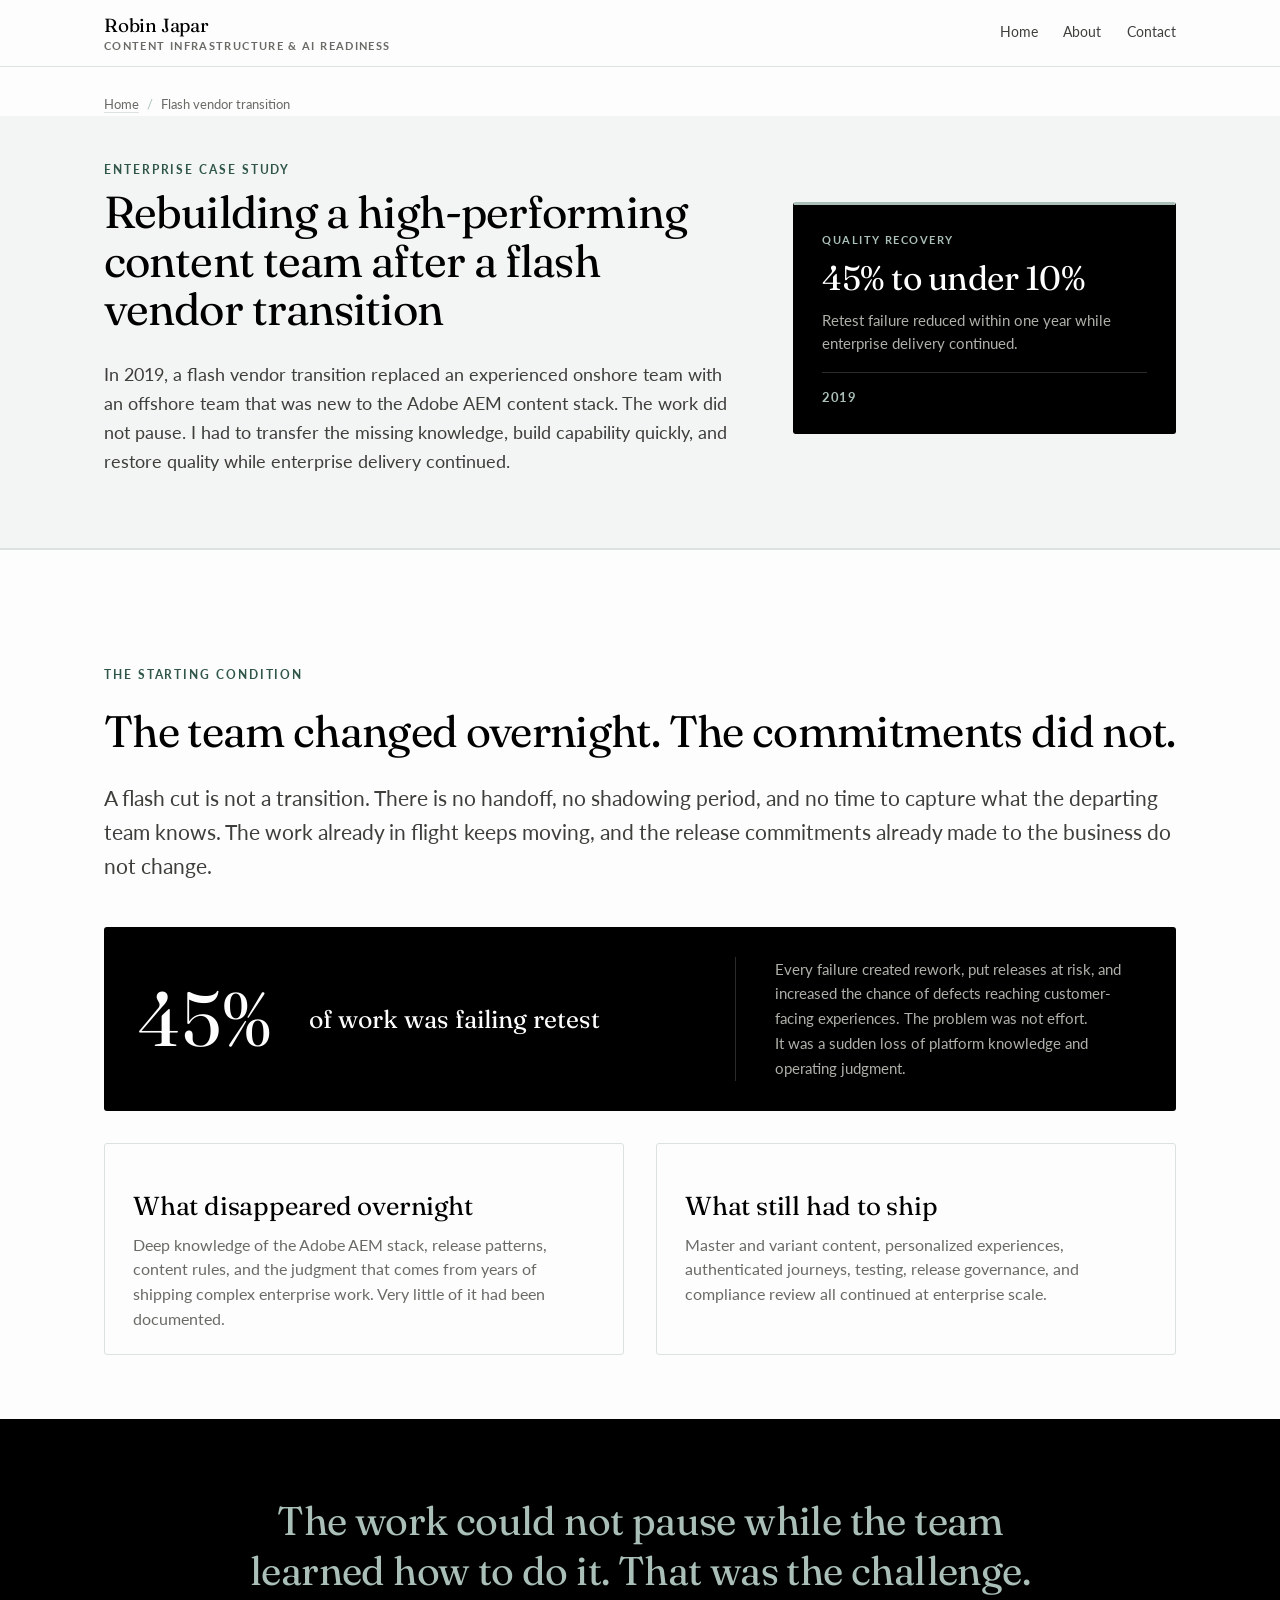
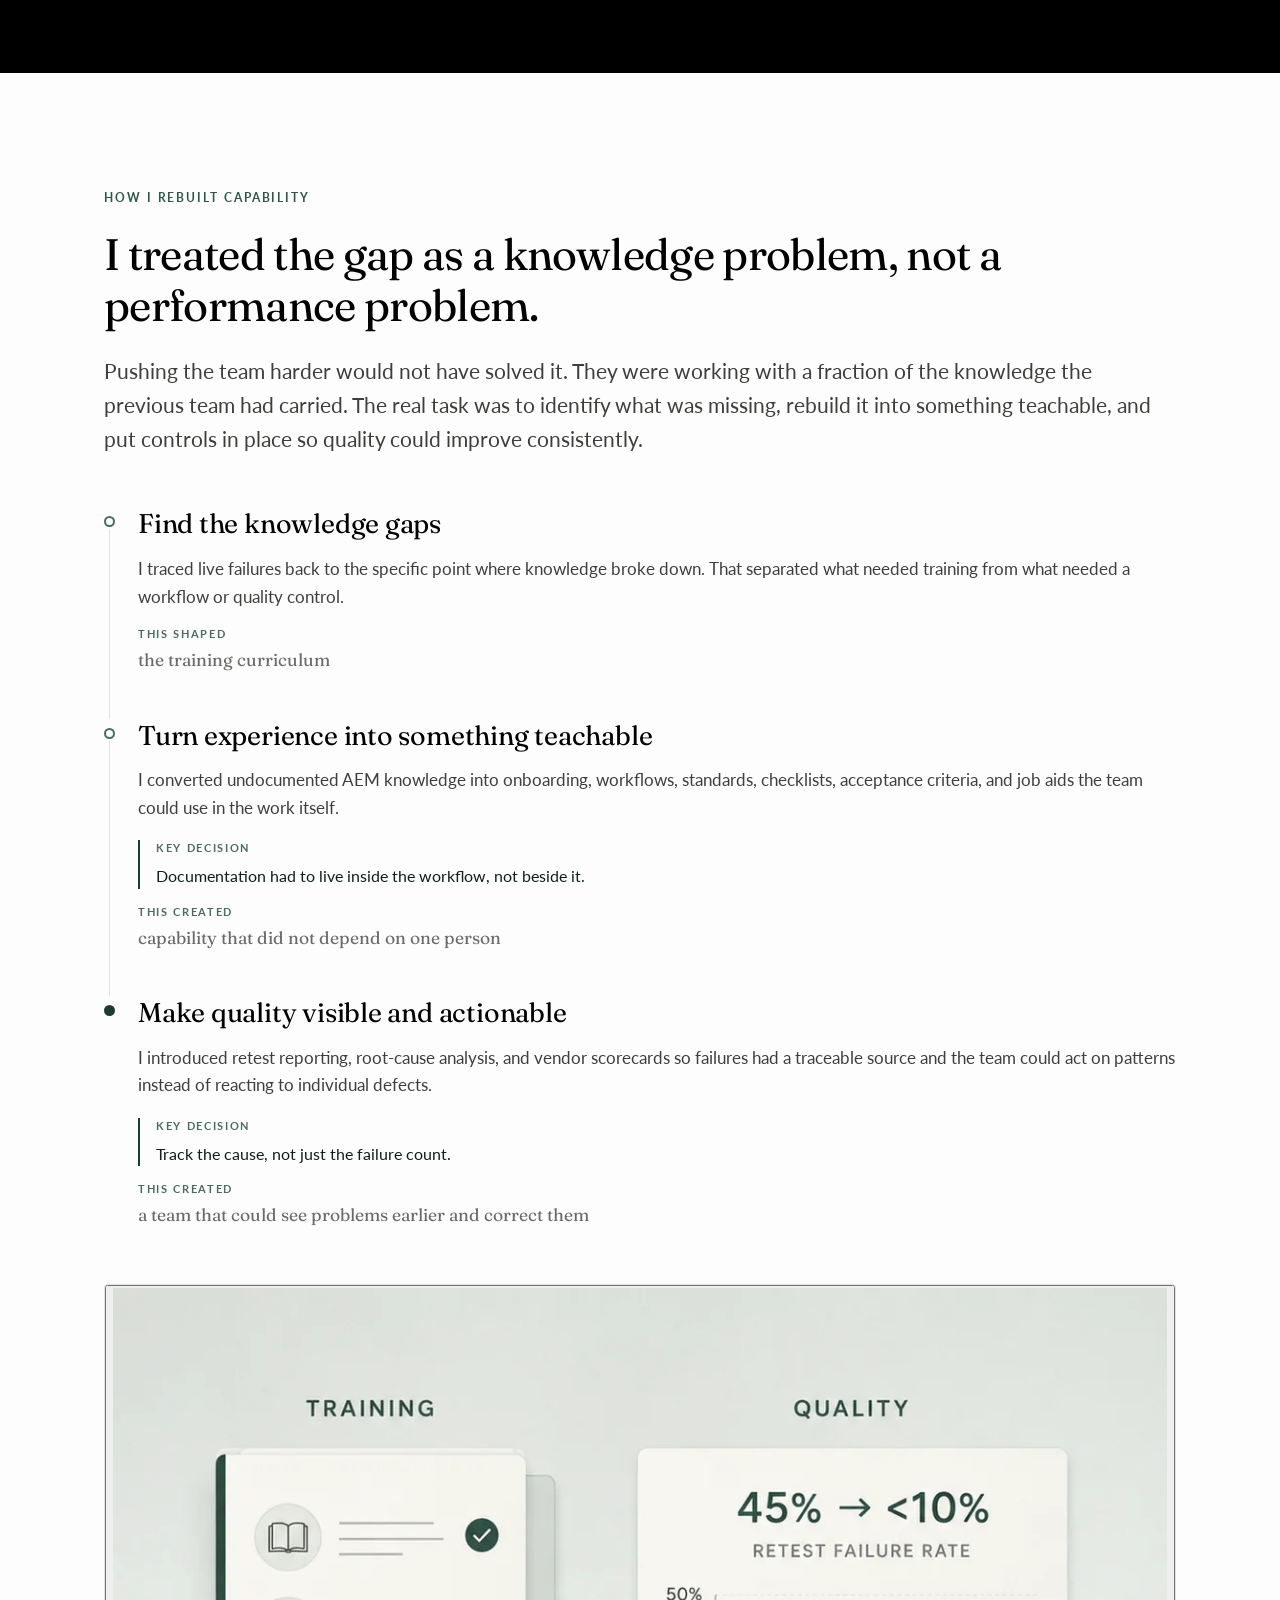
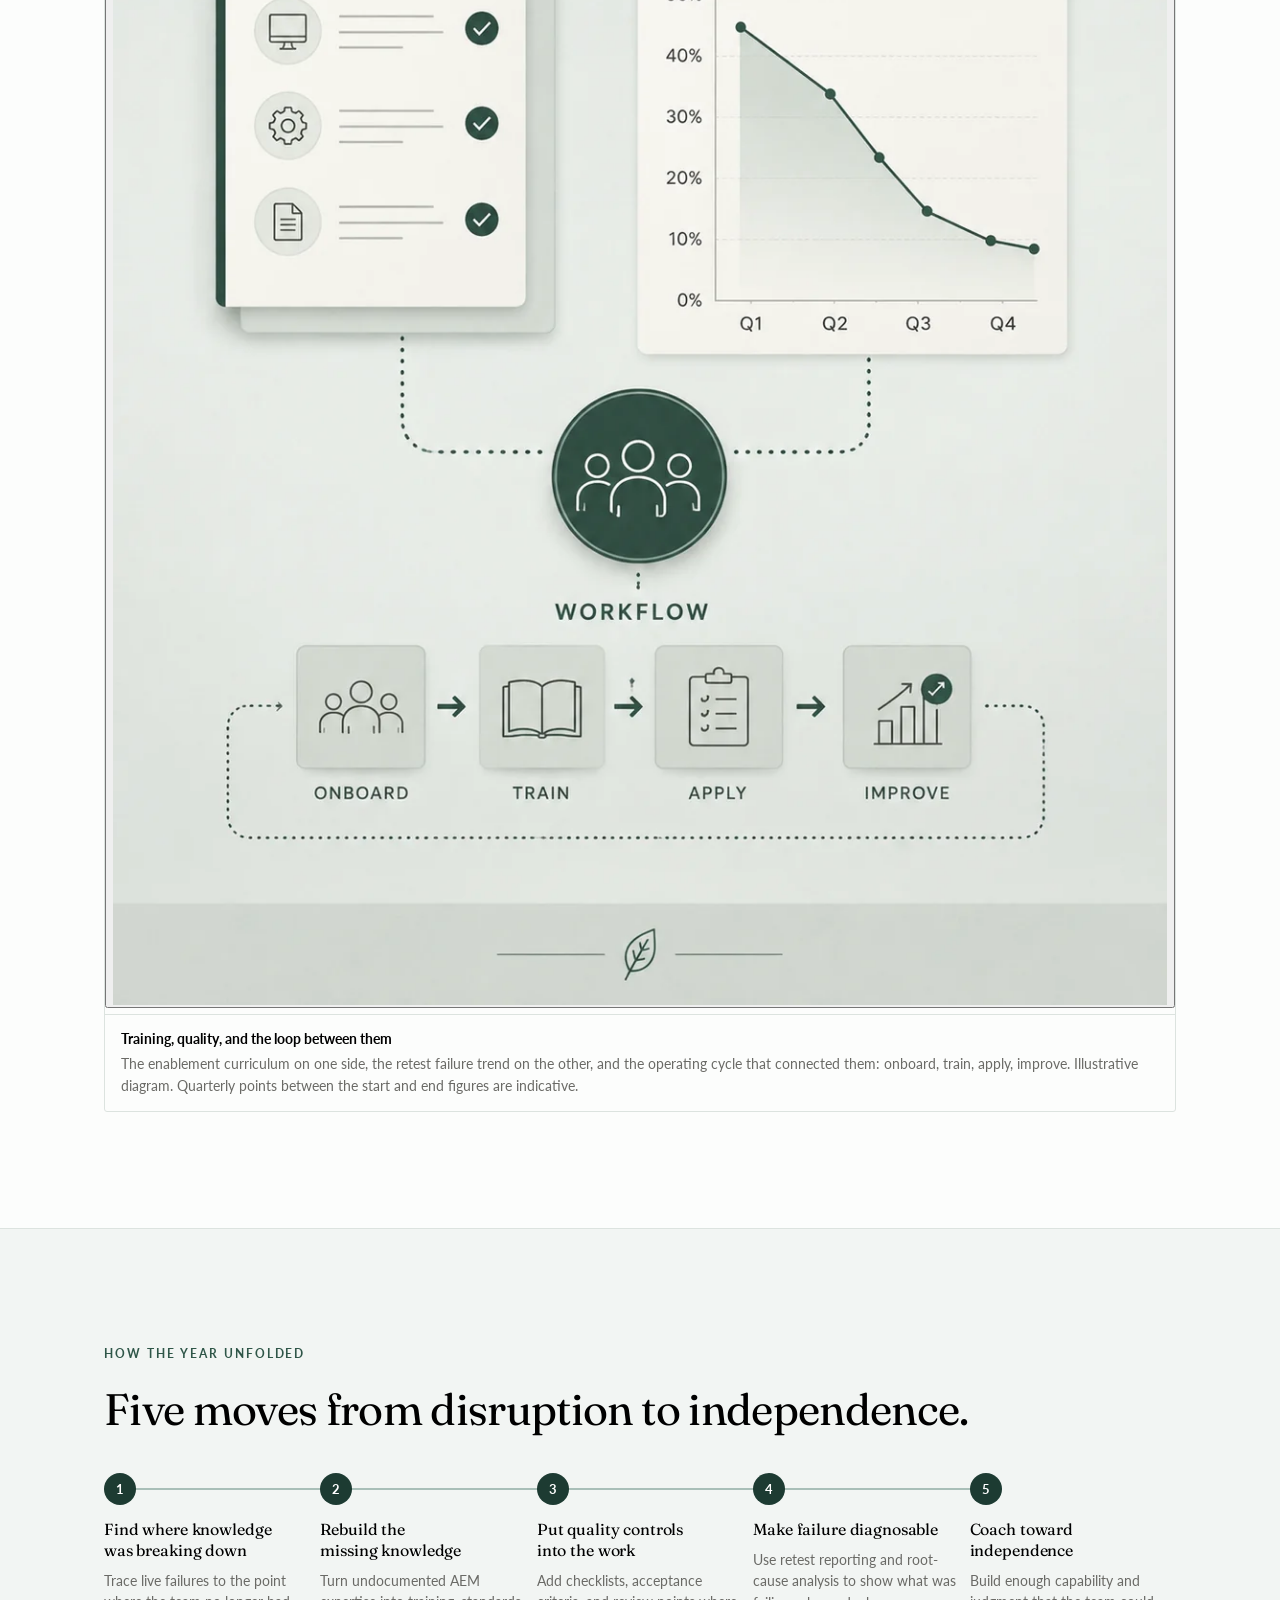
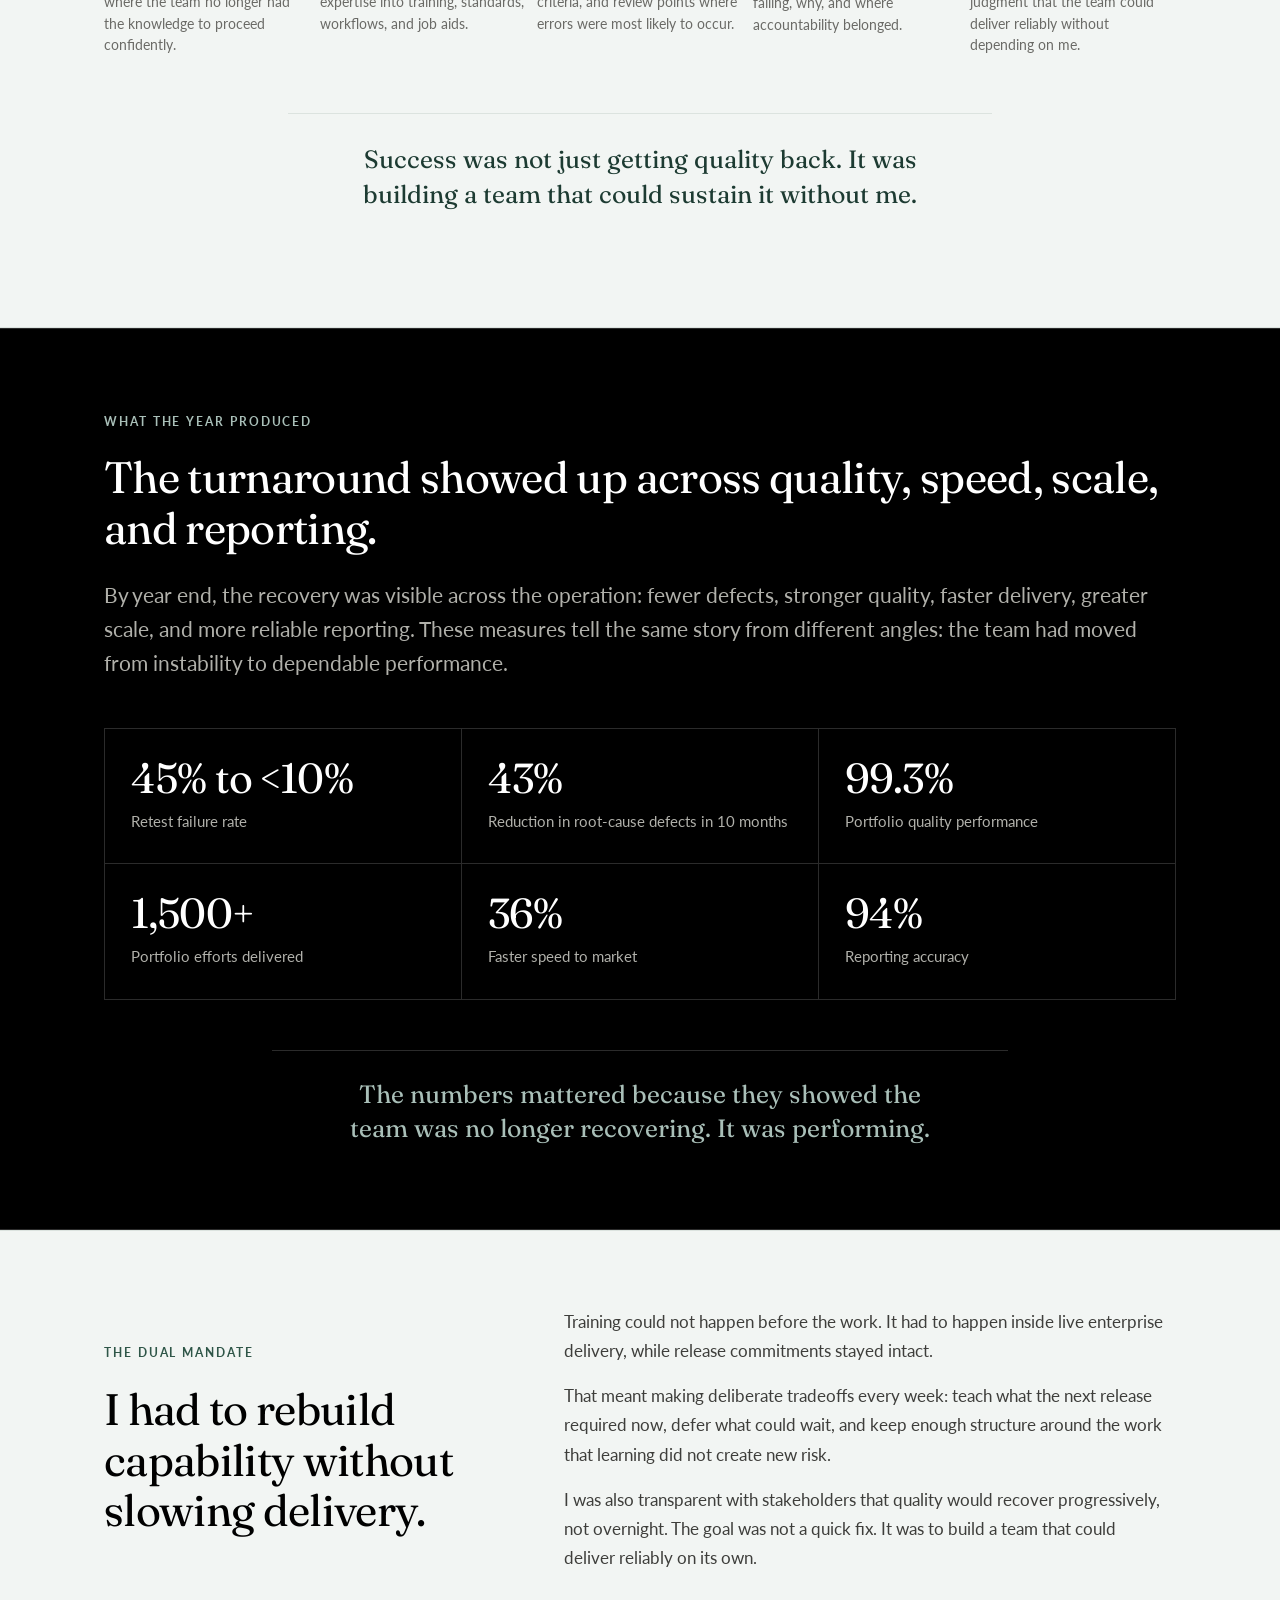
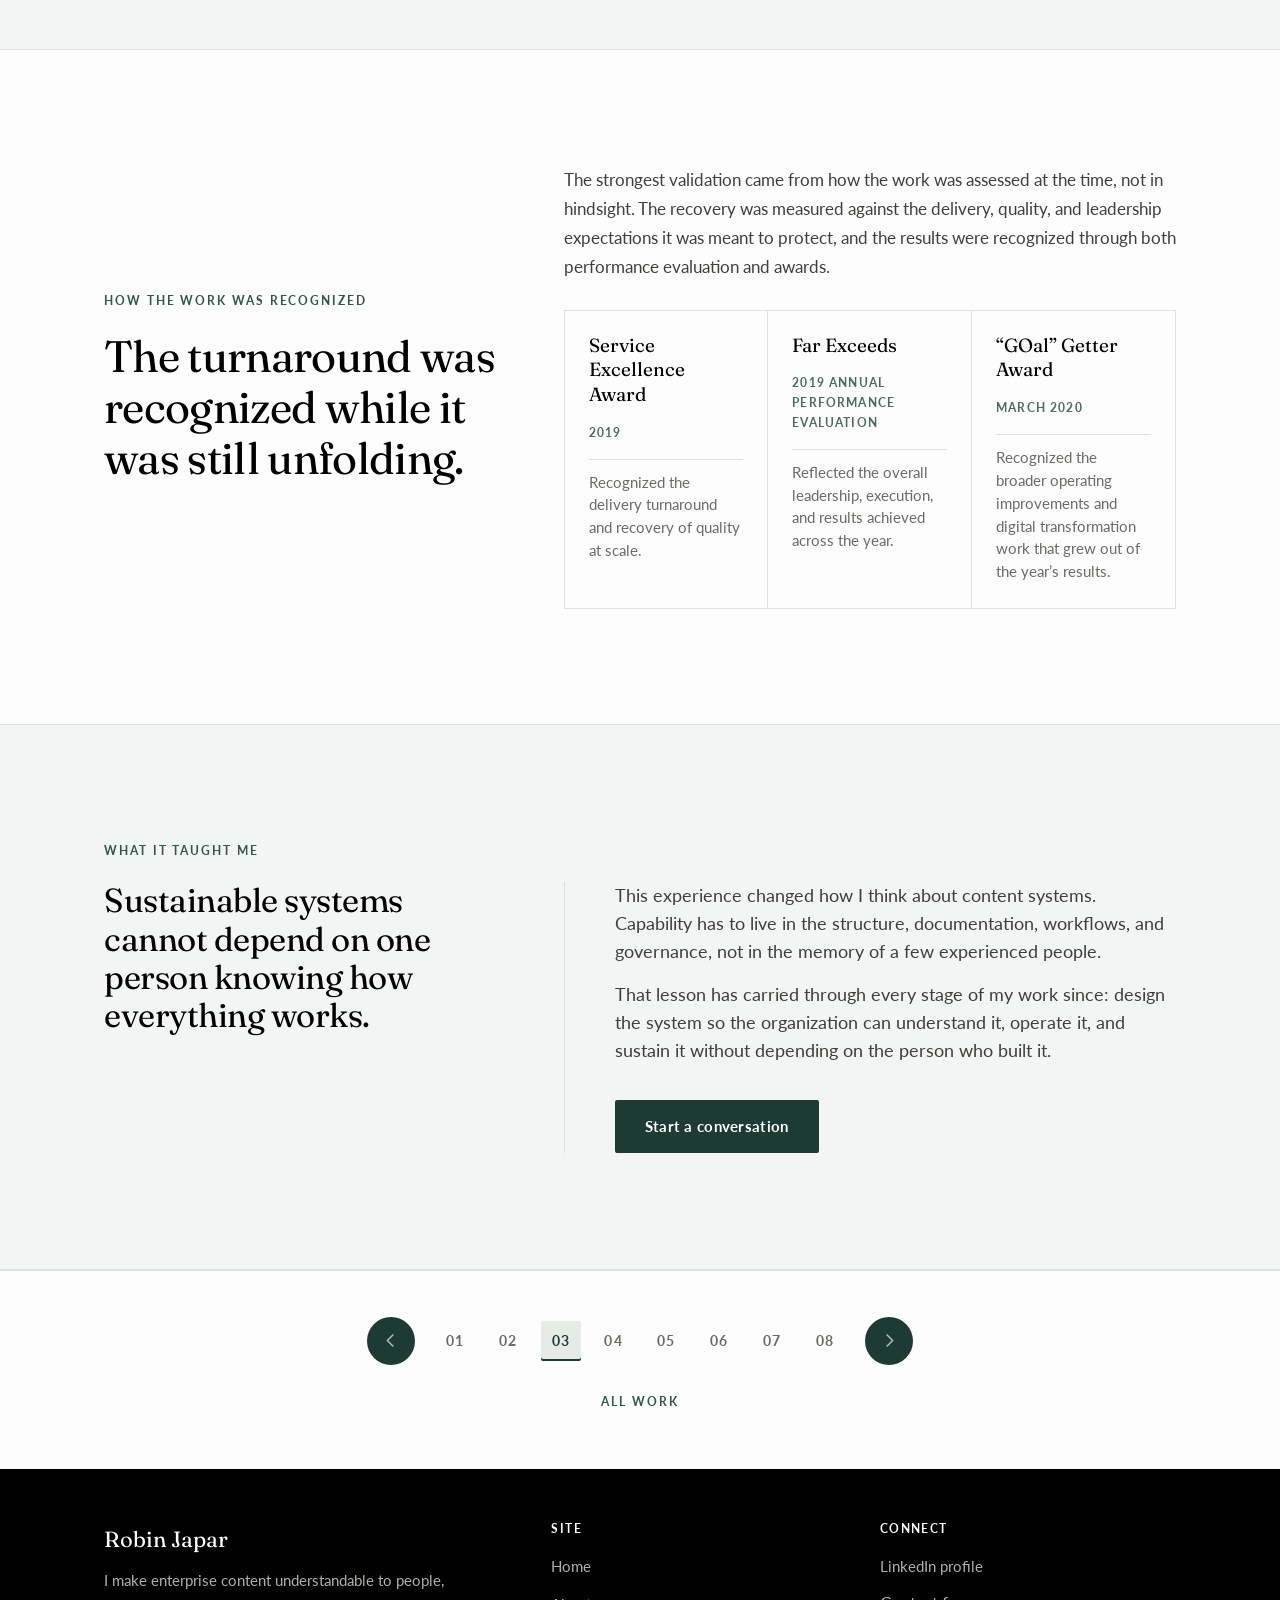
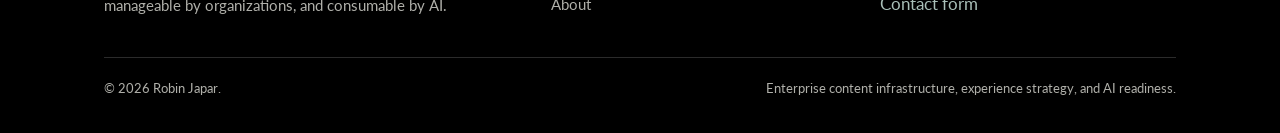
<file: work-flash-vendor-transition.html>
<!DOCTYPE html>
<html lang="en">
<head>
<meta charset="utf-8">
<meta name="viewport" content="width=device-width, initial-scale=1">
<title>Rebuilding a content team after a flash vendor cut | Robin Japar</title>
<meta name="description" content="A 2019 flash vendor cut replaced an experienced team overnight. I transferred the missing Adobe AEM knowledge and cut retest failure from 45% to under 10%.">
<link rel="canonical" href="https://www.japarofcontent.com/work/flash-vendor-transition">
<link rel="icon" href="assets/favicon.ico" sizes="any">
<link rel="icon" href="assets/favicon.svg" type="image/svg+xml">
<link rel="apple-touch-icon" href="assets/apple-touch-icon.png">
<meta name="theme-color" content="#1D3B32">
<meta name="robots" content="index, follow, max-image-preview:large, max-snippet:-1">
<meta name="author" content="Robin Japar">
<meta property="og:type" content="article">
<meta property="og:site_name" content="Robin Japar">
<meta property="og:locale" content="en_US">
<meta property="og:url" content="https://www.japarofcontent.com/work/flash-vendor-transition">
<meta property="og:title" content="Rebuilding a content team after a flash vendor cut | Robin Japar">
<meta property="og:description" content="A 2019 flash vendor cut replaced an experienced team overnight. I transferred the missing Adobe AEM knowledge and cut retest failure from 45% to under 10%.">
<meta property="og:image" content="https://www.japarofcontent.com/assets/social-card.jpg">
<meta property="og:image:alt" content="Robin Japar, enterprise content strategy and AI readiness">
<meta name="twitter:card" content="summary_large_image">
<meta name="twitter:title" content="Rebuilding a content team after a flash vendor cut | Robin Japar">
<meta name="twitter:description" content="A 2019 flash vendor cut replaced an experienced team overnight. I transferred the missing Adobe AEM knowledge and cut retest failure from 45% to under 10%.">
<meta name="twitter:image" content="https://www.japarofcontent.com/assets/social-card.jpg">
<script type="application/ld+json">
{
  "@context": "https://schema.org",
  "@graph": [
    {
      "@type": "Person",
      "@id": "https://www.japarofcontent.com/#robin",
      "name": "Robin Japar",
      "jobTitle": "Enterprise content strategy, experience architecture, and AI readiness leader",
      "url": "https://www.japarofcontent.com/",
      "sameAs": [
        "https://www.linkedin.com/in/robin-japar"
      ],
      "knowsAbout": [
        "Enterprise content strategy",
        "Content design",
        "Taxonomy",
        "Information architecture",
        "Content modeling",
        "Headless CMS",
        "Adobe Experience Manager",
        "ServiceNow Employee Center",
        "Personalization",
        "UX research",
        "Customer journey analysis",
        "Content governance",
        "AI readiness",
        "Service design"
      ]
    },
    {
      "@type": "BreadcrumbList",
      "itemListElement": [
        {
          "@type": "ListItem",
          "position": 1,
          "name": "Home",
          "item": "https://www.japarofcontent.com/"
        },
        {
          "@type": "ListItem",
          "position": 2,
          "name": "Flash vendor transition",
          "item": "https://www.japarofcontent.com/work/flash-vendor-transition"
        }
      ]
    },
    {
      "@type": "CreativeWork",
      "@id": "https://www.japarofcontent.com/work/flash-vendor-transition#work",
      "url": "https://www.japarofcontent.com/work/flash-vendor-transition",
      "name": "Rebuilding a content team after a flash vendor transition",
      "headline": "Rebuilding a content team after a flash vendor transition",
      "about": [
        "Content operations",
        "Adobe Experience Manager",
        "Team capability building",
        "Quality governance",
        "Vendor management",
        "Knowledge transfer"
      ],
      "abstract": "Rebuilt enterprise content delivery capability after a flash vendor transition, reducing retest failure from 45 percent to under 10 percent within a year while enterprise delivery continued.",
      "author": {
        "@id": "https://www.japarofcontent.com/#robin"
      },
      "creator": {
        "@id": "https://www.japarofcontent.com/#robin"
      },
      "inLanguage": "en",
      "isPartOf": {
        "@id": "https://www.japarofcontent.com/#site"
      }
    }
  ]
}
</script>
<link rel="preconnect" href="https://fonts.googleapis.com">
<link rel="preconnect" href="https://fonts.gstatic.com" crossorigin>
<link href="https://fonts.googleapis.com/css2?family=Fraunces:opsz,wght@9..144,300..700&family=Lato:wght@300;400;700&display=swap" rel="stylesheet">
<link rel="stylesheet" href="assets/work-pagination.css">
<style>


/* ============================================================
   DESIGN TOKENS
   Sourced from the Wix site theme: base black/white,
   accents deep forest, sage, mid green, cream.
   ============================================================ */
:root{
  /* BASE - white, black, neutral ramp. These carry the page. */
  --paper:#FCFDFC;
  --paper-alt:#F2F5F3;
  --black:#000000;
  --black-soft:#101010;
  --rule:#DCE3DF;
  --rule-dark:#2B2B2B;
  --ink:#000000;
  --body:#3E3E3B;
  --muted:#6A6A66;
  --on-black:#EDEDE9;
  --on-black-mute:#B0B0AA;

  /* ACCENT - restrained. Never used as a page background. */
  --forest-900:#0F2019;
  --forest-800:#163026;
  --forest:#1D3B32;
  --forest-600:#2F5648;
  --green-mid:#4A6C5E;
  --sage:#A9BFB8;
  --sage-100:#DCE6E2;
  --tint:#E6EBE8;
  --band:#F2F5F3;

  --font-display:"Fraunces",Georgia,"Times New Roman",serif;
  --font-body:"Lato",-apple-system,BlinkMacSystemFont,"Segoe UI",sans-serif;

  --shell:1200px;
  --gut:clamp(20px,5vw,64px);
  --sec:clamp(64px,9vw,120px);
}


*,*::before,*::after{box-sizing:border-box}
html{-webkit-text-size-adjust:100%}
body{
  margin:0;background:var(--paper);color:var(--body);
  font-family:var(--font-body);font-size:17px;font-weight:400;line-height:1.72;
  -webkit-font-smoothing:antialiased;overflow-x:hidden;
}
img{max-width:100%;display:block;height:auto}
h1,h2,h3,h4{font-family:var(--font-display);color:var(--ink);font-weight:400;margin:0;text-wrap:balance}
h1{font-size:clamp(35px,5.4vw,64px);line-height:1.08;letter-spacing:-.02em}
h2{font-size:clamp(28px,3.7vw,44px);line-height:1.15;letter-spacing:-.015em}
h3{font-size:clamp(20px,2.1vw,25px);line-height:1.28;letter-spacing:-.008em}
h4{font-size:18px;line-height:1.35}
p{margin:0}
a{color:var(--forest-600)}

.shell{max-width:var(--shell);margin:0 auto;padding-inline:var(--gut)}
.section{padding-block:var(--sec)}
.stack>*+*{margin-top:var(--s,1rem)}

.skip{position:absolute;left:-9999px;top:0;background:var(--forest);color:#fff;padding:12px 20px;z-index:200}
.skip:focus{left:12px;top:12px}

.eyebrow{
  font-family:var(--font-body);font-size:12px;font-weight:700;letter-spacing:.16em;
  text-transform:uppercase;color:var(--forest-600);margin:0 0 20px;
}
.on-dark .eyebrow{color:var(--sage)}
.lede{font-size:clamp(18px,1.9vw,20.5px);line-height:1.66;color:var(--body);text-wrap:pretty}
.on-dark{background:var(--black);color:var(--on-black)}
.on-dark h2,.on-dark h3,.on-dark h4{color:#FFFFFF}
.on-dark .lede{color:var(--on-black-mute)}


/* ---------- header ---------- */
.masthead{position:sticky;top:0;z-index:100;background:var(--paper);border-bottom:1px solid var(--rule)}
.masthead-in{display:flex;align-items:center;justify-content:space-between;gap:20px;max-width:var(--shell);margin:0 auto;padding:14px var(--gut)}
.brand{font-family:var(--font-display);font-size:19px;color:var(--ink);text-decoration:none;letter-spacing:-.01em;line-height:1.2}
.brand span{display:block;font-family:var(--font-body);font-size:10.5px;font-weight:700;letter-spacing:.13em;text-transform:uppercase;color:var(--muted);margin-top:3px}
.mainnav{display:flex;align-items:center;gap:clamp(14px,2vw,28px)}
.mainnav a,.mainnav button{font-family:var(--font-body);font-size:14px;color:var(--body);text-decoration:none;padding:6px 0;border:0;border-bottom:2px solid transparent;background:none;cursor:pointer;line-height:inherit}
.mainnav a:hover,.mainnav button:hover,.mainnav a:focus-visible,.mainnav button:focus-visible{color:var(--forest-600);border-bottom-color:var(--sage)}
.mainnav a[aria-current="page"]{color:var(--ink);border-bottom-color:var(--forest)}
.navtoggle{display:none;background:none;border:1px solid var(--rule);border-radius:4px;padding:9px 13px;font-family:var(--font-body);font-size:13px;color:var(--ink);cursor:pointer}

/* ---------- buttons ---------- */
.btn{
  display:inline-block;font-family:var(--font-body);font-size:14.5px;font-weight:700;
  cursor:pointer;line-height:1.5;text-align:center;-webkit-appearance:none;appearance:none;
  letter-spacing:.02em;text-decoration:none;padding:14px 28px;border-radius:2px;
  border:2px solid var(--forest);background:var(--forest);color:#fff;transition:background .18s ease-out,color .18s,border-color .18s,transform .18s ease-out;
}
/* One rule governs both variants:
   secondary fills with the primary's resting colour,
   primary shifts to a clearly different accent tone.
   Every button also lifts, so the change is felt as well as seen. */
.btn:hover,.btn:focus-visible{
  background:#fff;border-color:var(--forest);color:var(--forest);
  transform:translateY(-2px);
}
.btn:active{transform:translateY(0)}

.btn.alt{background:transparent;color:var(--forest);border-color:var(--forest)}
.btn.alt:hover,.btn.alt:focus-visible{
  background:var(--forest);border-color:var(--forest);color:#fff;
  transform:translateY(-2px);
}

.on-dark .btn{background:var(--paper);border-color:var(--paper);color:var(--black)}
.on-dark .btn:hover,.on-dark .btn:focus-visible{
  background:transparent;border-color:var(--paper);color:var(--paper);
  transform:translateY(-2px);
}
.on-dark .btn.alt{background:transparent;color:var(--paper);border-color:var(--sage)}
.on-dark .btn.alt:hover,.on-dark .btn.alt:focus-visible{
  background:var(--paper);border-color:var(--paper);color:var(--black);
  transform:translateY(-2px);
}
.btnrow{display:flex;flex-wrap:wrap;gap:14px;margin-top:34px}

/* focus */
a:focus-visible,button:focus-visible,[tabindex]:focus-visible{outline:3px solid var(--forest-600);outline-offset:3px}
.on-dark a:focus-visible,.on-dark button:focus-visible{outline-color:var(--sage)}

/* ---------- hero ---------- */
.hero{background:var(--paper);border-bottom:1px solid var(--rule)}
.hero-grid{display:grid;grid-template-columns:1.28fr .72fr;gap:clamp(32px,5vw,72px);align-items:stretch;padding-block:clamp(56px,7vw,96px)}
.hero p.lede{margin-top:26px}
.portrait{position:relative;border-radius:3px;overflow:hidden;background:var(--sage-100);min-height:430px}
.portrait img{width:100%;height:100%;object-fit:cover;object-position:50% 22%}
.ph{
  position:absolute;inset:0;display:flex;flex-direction:column;align-items:center;justify-content:center;gap:8px;
  background:var(--sage-100);color:var(--forest);text-align:center;padding:24px;
  font-family:var(--font-body);font-size:13px;line-height:1.6;
}
.ph[hidden]{display:none}
.ph strong{font-size:12px;letter-spacing:.12em;text-transform:uppercase}
.portrait figcaption{
  position:absolute;left:0;right:0;bottom:0;background:linear-gradient(transparent,rgba(15,32,25,.86));
  color:#EEF2F0;font-size:12.5px;line-height:1.5;padding:34px 18px 14px;
}

/* ---------- proof bar ---------- */
.proof{background:var(--black);color:var(--on-black)}
.proof-grid{display:grid;grid-template-columns:repeat(3,1fr);gap:1px;background:var(--rule-dark)}
.metric{background:var(--black);padding:clamp(28px,4vw,42px) clamp(16px,2.4vw,30px)}
.metric .val{font-family:var(--font-display);font-size:clamp(34px,4.4vw,52px);line-height:1;color:#FFFFFF;font-weight:300;letter-spacing:-.02em}
.metric .lbl{font-size:14px;line-height:1.6;color:var(--on-black-mute);margin-top:14px;max-width:30ch}

/* ---------- systems graphic (signature) ---------- */
.systems{border:1px solid var(--rule-dark);border-radius:3px;padding:clamp(20px,3vw,34px);background:var(--black-soft)}
.chain{display:grid;grid-template-columns:1fr;gap:0;--dot-y:22px}
.node{position:relative;padding:15px 0 15px 26px;background:none;border:0;border-radius:0}
.node::before{
  content:"";position:absolute;left:-5px;top:var(--dot-y);width:9px;height:9px;border-radius:50%;
  background:var(--sage);border:1px solid var(--black);z-index:1;
}
/* rail segment: runs from this dot centre to the next dot centre.
   offset by the dot centre, then 100% of node height lands exactly on the next one. */
.node::after{
  content:"";position:absolute;left:-1px;top:calc(var(--dot-y) + 5.5px);width:1px;height:100%;
  background:var(--green-mid);z-index:0;
}
.node:last-child{padding-bottom:0}
.node:last-child::after{display:none}
.node:last-child::before{background:var(--tint)}
.node .n-t{font-family:var(--font-display);font-size:18px;color:#FFFFFF;line-height:1.2}
.node .n-d{font-size:13px;line-height:1.55;color:var(--on-black-mute);margin-top:5px}
.chain-cap{font-size:13px;color:var(--sage);margin-top:18px;border-top:1px solid var(--rule-dark);padding-top:16px}

/* ---------- pov ---------- */
.pov-grid{display:grid;grid-template-columns:1.15fr .85fr;gap:clamp(32px,5vw,66px);align-items:start}
.pillars{display:grid;grid-template-columns:repeat(2,1fr);gap:1px;background:var(--rule-dark);margin-top:34px;border:1px solid var(--rule-dark)}
.pillar{background:var(--black);padding:22px 20px}
.pillar h4{color:#FFFFFF;font-size:17px}
.pillar p{font-size:14px;line-height:1.6;color:var(--on-black-mute);margin-top:7px}

/* ---------- progression ---------- */
.tchev{display:none}
.tnode:hover .tlabel,.tnode:focus-visible .tlabel{color:var(--ink)}
.tnode:hover .tdot,.tnode:focus-visible .tdot{transform:scale(1.18);border-color:var(--forest);border-width:3px}
.tnode:hover .tdot i,.tnode:focus-visible .tdot i{background:var(--forest);transform:scale(1.15)}
.track{position:relative;margin-top:44px}
.track-line{display:none}
.track-nodes{position:relative;display:grid;grid-template-columns:repeat(6,1fr);gap:8px}
.tnode{
  background:none;border:0;padding:0 6px 0 0;text-align:left;cursor:pointer;font-family:var(--font-body);
  display:grid;align-content:start;justify-items:start;width:100%;position:relative;
}
.tnode::before{
  content:"";position:absolute;left:14px;right:-22px;top:13px;height:2px;
  background:var(--sage);z-index:0;
}
.tnode:last-child::before{display:none}
.tdot{position:relative;z-index:1;width:28px;height:28px;border-radius:50%;background:var(--paper);border:2px solid var(--green-mid);display:grid;place-items:center;transition:transform .18s ease-out,border-color .18s,border-width .18s,background .18s}
.tdot i{width:9px;height:9px;border-radius:50%;background:var(--green-mid);display:block;transition:transform .18s ease-out,background .18s;font-style:normal}
.tnode.is-open .tdot{border-color:var(--forest);background:var(--forest);transform:scale(1.16)}
.tnode.is-open .tdot i{background:var(--tint)}
.tnode.is-open:hover .tdot{transform:scale(1.24)}
.tlabel{font-size:13px;line-height:1.45;color:var(--muted);margin-top:14px;max-width:16ch;display:block;min-height:2.9em}
.tnode.is-open .tlabel{color:var(--ink);font-weight:700}
.tstage{font-size:11px;font-weight:700;letter-spacing:.13em;text-transform:uppercase;color:var(--forest-600);display:block;margin-top:10px}
.panel{
  margin-top:44px;background:var(--band);border:1px solid var(--rule);border-left:4px solid var(--forest);
  border-radius:0;padding:clamp(24px,3.4vw,38px);
}
.panel .quote{font-family:var(--font-display);font-size:clamp(20px,2.5vw,27px);line-height:1.34;color:var(--ink);max-width:34ch}
.panel .proofpt{margin-top:18px;max-width:62ch}
.panel .meta{display:flex;flex-wrap:wrap;gap:10px 26px;margin-top:22px;font-size:13.5px;color:var(--muted)}
.panel .meta b{color:var(--ink);font-weight:700}

/* ---------- capabilities ---------- */
.cards{display:grid;grid-template-columns:repeat(3,1fr);gap:1px;background:var(--rule);border:1px solid var(--rule);margin-top:44px}
.card{background:var(--paper);padding:clamp(22px,2.6vw,30px)}
.card .idx{font-size:11.5px;font-weight:700;letter-spacing:.14em;color:var(--forest-600);text-transform:uppercase}
.card h3{margin-top:12px;font-size:21px}
.card p{margin-top:11px;font-size:15.5px;line-height:1.62;color:var(--muted)}

/* ---------- featured work ---------- */
.work{display:grid;grid-template-columns:repeat(3,1fr);gap:clamp(20px,2.6vw,30px);margin-top:44px}
.wcard{display:flex;flex-direction:column;border:1px solid var(--rule);border-radius:3px;overflow:hidden;background:var(--paper)}
.wthumb{aspect-ratio:16/10;background:var(--sage-100);position:relative;border-bottom:1px solid var(--rule)}
.wthumb img{width:100%;height:100%;object-fit:cover}
.wbody{padding:clamp(20px,2.4vw,26px);display:flex;flex-direction:column;flex:1}
.wtag{font-size:11px;font-weight:700;letter-spacing:.13em;text-transform:uppercase;color:var(--forest-600)}
.wcard h3{margin-top:12px;font-size:21px}
.wfields{margin-top:18px;border-top:1px solid var(--rule);padding-top:16px;display:grid;gap:11px}
.field{display:grid;grid-template-columns:88px minmax(0,1fr);gap:12px;font-size:14px;line-height:1.55}
.field dt{font-weight:700;color:var(--ink);font-size:11.5px;letter-spacing:.09em;text-transform:uppercase;padding-top:2px}
.field dd{margin:0;color:var(--muted)}
.wai{margin-top:16px;background:var(--tint);border-left:3px solid var(--green-mid);padding:13px 15px;font-size:14px;line-height:1.6;color:var(--forest-800)}
.wai b{display:block;font-size:11px;letter-spacing:.11em;text-transform:uppercase;margin-bottom:5px;color:var(--forest)}
.wlink{margin-top:auto;padding-top:20px;font-size:14.5px;font-weight:700;color:var(--forest-600);text-decoration:none;display:inline-block}
.wlink:hover{text-decoration:underline}

/* ---------- recognition ---------- */
.rec{display:grid;grid-template-columns:repeat(4,1fr);gap:1px;background:var(--rule-dark);border:1px solid var(--rule-dark);margin-top:44px}
.rcol{background:var(--black);padding:24px 20px}
.rcol h3{font-size:19px;color:#FFFFFF}
.rcol ul{margin:14px 0 0;padding:0;list-style:none}
.rcol li{font-size:14px;line-height:1.55;color:var(--on-black-mute);padding-left:16px;position:relative;margin-top:9px}
.rcol li::before{content:"";position:absolute;left:0;top:9px;width:6px;height:1px;background:var(--green-mid)}

/* ---------- closing ---------- */
.closing{background:var(--paper-alt);border-top:1px solid var(--rule)}
.closing-in{display:grid;grid-template-columns:1.2fr .8fr;gap:clamp(28px,5vw,64px);align-items:center}

/* ---------- footer ---------- */
.foot{background:var(--black);color:var(--on-black-mute);padding-block:52px 34px}
.foot-grid{display:grid;grid-template-columns:1.4fr 1fr 1fr;gap:32px}
.foot h4{color:#FFFFFF;font-family:var(--font-body);font-size:11.5px;letter-spacing:.13em;text-transform:uppercase;font-weight:700}
.foot ul{list-style:none;margin:14px 0 0;padding:0}
.foot li{margin-top:9px}
.foot a{color:var(--on-black-mute);text-decoration:none;font-size:14.5px}
.foot a:hover{color:#fff;text-decoration:underline}
.foot .sig{font-family:var(--font-display);font-size:22px;color:#FFFFFF}
.foot .tag{font-size:14.5px;margin-top:10px;max-width:40ch;color:var(--on-black-mute)}
.foot-base{border-top:1px solid var(--rule-dark);margin-top:38px;padding-top:20px;font-size:12.5px;display:flex;flex-wrap:wrap;gap:12px;justify-content:space-between}

/* ---------- contact modal ---------- */
.cf-backdrop{position:absolute;inset:0;background:rgba(10,14,12,.62);z-index:300;display:none}
.cf-backdrop[data-open="true"]{display:block}
.cf-dialog{
  position:absolute;left:50%;transform:translateX(-50%);width:min(620px,calc(100vw - 32px));
  background:var(--paper);border:1px solid var(--rule);border-radius:4px;z-index:301;
  box-shadow:0 24px 70px rgba(10,14,12,.28);
}
.cf-head{display:flex;justify-content:space-between;align-items:flex-start;gap:18px;padding:26px 28px 0}
.cf-head h2{font-size:26px}
.cf-head p{font-size:15px;color:var(--muted);margin-top:9px;max-width:46ch}
.cf-close{
  background:none;border:1px solid var(--rule);border-radius:3px;width:34px;height:34px;flex:0 0 34px;
  cursor:pointer;color:var(--body);font-size:17px;line-height:1;display:grid;place-items:center;
}
.cf-close:hover{border-color:var(--forest);color:var(--forest)}
.cf-body{padding:22px 28px 28px}
.cf-row{display:grid;grid-template-columns:1fr 1fr;gap:14px}
.cf-field{margin-top:16px;display:block}
.cf-field label{display:block;font-size:12px;font-weight:700;letter-spacing:.09em;text-transform:uppercase;color:var(--ink);margin-bottom:7px}
.cf-field .opt{color:var(--muted);font-weight:400;letter-spacing:0;text-transform:none;font-size:12.5px}
.cf-field input,.cf-field select,.cf-field textarea{
  width:100%;font-family:var(--font-body);font-size:15.5px;color:var(--ink);background:var(--paper);
  border:1px solid var(--rule);border-radius:3px;padding:11px 12px;line-height:1.5;
}
.cf-field textarea{min-height:112px;resize:vertical}
.cf-field input:focus,.cf-field select:focus,.cf-field textarea:focus{outline:3px solid var(--forest-600);outline-offset:1px;border-color:var(--forest-600)}
.cf-field input[aria-invalid="true"],.cf-field textarea[aria-invalid="true"],.cf-field select[aria-invalid="true"]{border-color:#8C2F2F}
.cf-err{display:block;font-size:13px;color:#8C2F2F;margin-top:6px;min-height:0}
.cf-hp{position:absolute;left:-9999px;width:1px;height:1px;overflow:hidden}
.cf-actions{display:flex;flex-wrap:wrap;gap:12px;align-items:center;margin-top:24px;padding-top:20px;border-top:1px solid var(--rule)}
.cf-note{font-size:13px;color:var(--muted);margin-top:14px}
.cf-status{padding:14px 16px;border-radius:3px;font-size:15px;line-height:1.6;margin-top:18px}
.cf-status.ok{background:var(--tint);border-left:3px solid var(--forest);color:var(--forest-800)}
.cf-status.bad{background:#F7ECEC;border-left:3px solid #8C2F2F;color:#6B2020}
.cf-linkbtn{background:none;border:0;padding:0;font:inherit;color:var(--sage);cursor:pointer;text-decoration:none}
.cf-linkbtn:hover{color:#fff;text-decoration:underline}
@media (max-width:620px){.cf-row{grid-template-columns:1fr}.cf-head,.cf-body{padding-left:20px;padding-right:20px}}

/* ---------- responsive ---------- */
@media (max-width:1000px){
  .hero-grid{grid-template-columns:1fr;gap:34px}
  .portrait{max-width:340px;aspect-ratio:4/5;min-height:0;margin-inline:auto}
  .proof-grid{grid-template-columns:repeat(2,1fr)}
  .pov-grid,.closing-in{grid-template-columns:1fr}
  .cards,.work,.rec{grid-template-columns:repeat(2,1fr)}
  .foot-grid{grid-template-columns:1fr 1fr}
}
@media (max-width:760px){
  .navtoggle{display:block}
  .mainnav{display:none;position:absolute;top:100%;left:0;right:0;background:var(--paper);border-bottom:1px solid var(--rule);flex-direction:column;align-items:stretch;gap:0;padding:6px var(--gut) 16px}
  .mainnav.open{display:flex}
  .mainnav a,.mainnav button{padding:12px 0;border-bottom:1px solid var(--rule);text-align:left;width:100%}
  .masthead-in{position:relative}
  .tlabel{min-height:0}
  .track-nodes{grid-template-columns:1fr;gap:0}
  .tnode{grid-template-columns:28px minmax(0,1fr) 16px;gap:0 14px;align-items:start;padding:12px 10px 22px;margin-left:0;border-left:0;border-radius:5px;min-height:56px}
  .tnode:last-child{padding-bottom:12px}
  .tnode::before{display:block;left:23px;right:auto;top:26px;width:2px;height:100%;background:var(--sage)}
  .tnode:hover,.tnode:focus-visible{background:var(--paper-alt)}
  .tnode.is-open{background:var(--tint)}
  .tchev{display:block;align-self:center;width:9px;height:9px;border-right:2px solid var(--green-mid);border-bottom:2px solid var(--green-mid);transform:rotate(-45deg);transition:transform .2s}
  .tnode.is-open .tchev{transform:rotate(45deg);border-color:var(--forest)}

/* accordion panel, rendered in the flow of the list on narrow screens */
  .track{margin-top:26px}
  .panel.inline{position:relative;margin:0 0 0 52px;padding:22px 20px 24px;border-left-width:3px}
  .panel.inline::before{content:"";position:absolute;left:-32px;top:0;bottom:-26px;width:2px;background:var(--sage)}
  .panel.inline[data-last]::before{display:none}
  .panel.inline .quote{font-size:20px;max-width:none}
  .panel.inline .meta{gap:10px 0;flex-direction:column}

  .tlabel,.tstage{margin-top:0;max-width:none}
  .tstage{margin-top:4px}
  .cards,.work,.rec,.proof-grid,.pillars{grid-template-columns:1fr}
  .foot-grid{grid-template-columns:1fr}
  body{font-size:16px}
}
@media (prefers-reduced-motion:reduce){
  *{transition:none!important;animation:none!important;scroll-behavior:auto!important}
}


/* ================= CASE STUDY ================= */
.crumbs{font-size:13px;color:var(--muted);padding-top:26px}
.crumbs a{color:var(--muted);text-decoration:none;border-bottom:1px solid var(--rule)}
.crumbs a:hover{color:var(--forest-600);border-bottom-color:var(--forest-600)}
.crumbs span{margin:0 8px;color:var(--sage)}

.case-hero{background:var(--paper-alt);border-bottom:1px solid var(--rule)}
.case-hero .inner{
  padding-block:clamp(28px,3.5vw,44px) clamp(46px,6vw,72px);
  display:grid;grid-template-columns:minmax(0,1.25fr) minmax(280px,.75fr);
  gap:clamp(28px,4vw,64px);align-items:center;
}
.nb{white-space:nowrap}
.case-hero h1{margin-top:8px;font-size:clamp(30px,3.5vw,45px);text-wrap:pretty;hyphens:none}

/* one supporting paragraph, labelled, rather than a subtitle plus a boxed summary */
.brief{margin-top:26px;font-size:18px;line-height:1.62;color:var(--body);text-wrap:pretty}
.jump a span{font-size:15px;transition:transform .18s ease-out}

/* the credibility asset earns the second column */
/* the headline result runs dark against the light hero */
.proofcard{
  display:block;align-self:center;background:var(--black);border:1px solid var(--black);
  border-top:3px solid var(--sage);
  border-radius:3px;padding:26px 28px 24px;text-decoration:none;
}
.pc-k{display:block;font-size:10.5px;font-weight:700;letter-spacing:.14em;text-transform:uppercase;color:var(--sage)}
.pc-h{display:block;margin-top:10px;font-family:var(--font-display);font-size:clamp(26px,2.8vw,34px);line-height:1.15;color:#FFFFFF;letter-spacing:-.015em}
.pc-b{display:block;margin-top:12px;font-size:14.5px;line-height:1.58;color:var(--on-black-mute)}
.pc-m{display:block;margin-top:16px;padding-top:14px;border-top:1px solid var(--rule-dark);
  font-size:12.5px;font-weight:700;letter-spacing:.05em;color:var(--sage)}


/* prose sections */
.chap{padding-block:clamp(48px,6vw,76px)}
.chap.band{background:var(--paper-alt);border-block:1px solid var(--rule)}
.chap-grid{display:grid;grid-template-columns:minmax(0,1fr) 380px;gap:clamp(28px,4vw,58px);align-items:start}
/* no artifact: heading and prose split the width as an editorial spread */
.chap.solo .chap-grid{grid-template-columns:minmax(0,.8fr) minmax(0,1.2fr);align-items:center}
.chap.solo .chap-head{position:static}
/* section intro that has prose but no artifact beside it */
.bandhead{display:grid;grid-template-columns:minmax(0,.8fr) minmax(0,1.2fr);gap:clamp(28px,4vw,58px);align-items:center}
.bandhead h2{max-width:none;text-wrap:pretty}
.bandhead .lede,.bandhead .body{margin-top:0;max-width:none}
.bandhead .body p:first-child{margin-top:0}
.bandhead .body p+p{margin-top:16px}
.bandhead .body .btnrow{margin-top:28px}
.chap.on-dark .body{color:var(--on-black-mute)}
.chap.solo .body{margin-top:0;max-width:60ch}
/* flipped chapters put the evidence first, breaking the repeating rhythm */
.chap.flip .chap-grid{grid-template-columns:380px minmax(0,1fr)}
.chap.flip .chap-grid > div{order:2}
.chap.flip .chap-grid > figure{order:1}
.chap.solo h2{max-width:none}
.chap h2{max-width:none;text-wrap:pretty}
.chap .body{margin-top:20px;max-width:62ch}
.chap .body p+p{margin-top:16px}
.chap .body ul{margin:16px 0 0;padding:0;list-style:none}
.chap .body li{position:relative;padding-left:20px;margin-top:10px;line-height:1.65}
.chap .body li::before{content:"";position:absolute;left:0;top:11px;width:8px;height:1px;background:var(--green-mid)}

/* point boxes: the list, broken out of the prose column */
.pointgrid{
  display:grid;grid-template-columns:repeat(auto-fit,minmax(215px,1fr));gap:14px;
  margin:clamp(30px,3.6vw,46px) 0 0;padding:0;list-style:none;
}
.point{
  background:var(--paper);border:1px solid var(--rule);border-top:3px solid var(--d2);border-radius:3px;
  padding:20px 22px 22px;font-size:15px;line-height:1.58;color:var(--ink);
}
.point:nth-child(4n+1){border-top-color:var(--d4)}
.point:nth-child(4n+2){border-top-color:var(--d3)}
.point:nth-child(4n+3){border-top-color:var(--d2)}
.point:nth-child(4n+4){border-top-color:var(--d1)}

/* evidence */
.evidence{border:1px solid var(--rule);background:var(--paper);border-radius:3px;overflow:hidden}
.evidence .ph{position:static;aspect-ratio:4/3}
.evidence .shot{background:var(--sage-100);position:relative;line-height:0}
.evidence .shot img{width:100%;height:auto;display:block}
.evidence figcaption{padding:14px 16px;font-size:13.5px;line-height:1.6;color:var(--muted);border-top:1px solid var(--rule)}
.evidence figcaption b{display:block;color:var(--ink);font-size:13.5px;margin-bottom:4px}

/* outcomes */
.result h3 + 

/* recognition */
.awards{display:grid;grid-template-columns:repeat(2,minmax(0,1fr));gap:20px;margin-top:32px}
.award{border:1px solid var(--rule);border-left:3px solid var(--green-mid);padding:20px 22px;background:var(--paper)}
.award .nm{font-family:var(--font-display);font-size:19px;color:var(--ink)}
.award .yr{font-size:12px;letter-spacing:.1em;text-transform:uppercase;color:var(--muted);margin-top:6px}
.award p{margin-top:11px;font-size:15px;line-height:1.6;color:var(--muted)}


/* ================= INFOGRAPHICS ================= */
:root{--d1:#DCE6E2;--d2:#A9BFB8;--d3:#4A6C5E;--d4:#1D3B32}
.figband{border-block:1px solid var(--rule-dark)}
.figwrap{margin:34px 0 0;background:var(--paper);border-radius:4px;padding:clamp(18px,2.4vw,30px)}
.figwrap svg{width:100%;height:auto;display:block}
.figcap{margin-top:22px;padding-top:18px;border-top:1px solid var(--rule);font-size:14px;line-height:1.65;color:var(--muted)}
.illus{display:inline-block;font-size:10.5px;font-weight:700;letter-spacing:.12em;text-transform:uppercase;
  color:var(--forest-600);background:var(--tint);padding:3px 8px;border-radius:2px;margin-bottom:10px}

/* method rail */
.method{display:grid;grid-template-columns:repeat(5,1fr);gap:10px;margin-top:38px;position:relative}
.mstep{position:relative;padding-top:46px}
/* connector runs dot centre to dot centre; the last step has nothing to connect to */
.mstep::before{content:"";position:absolute;left:16px;right:-26px;top:15px;height:2px;background:var(--d2)}
.mstep:last-child::before{display:none}
.mstep .num{position:absolute;left:0;top:0;width:32px;height:32px;border-radius:50%;
  background:var(--forest);color:#fff;display:grid;place-items:center;font-size:13px;font-weight:700;z-index:1}
.mstep h3{margin:0;font-size:16px;line-height:1.3;font-family:var(--font-display);font-weight:400}
.mstep p{margin-top:10px;font-size:13.5px;line-height:1.6;color:var(--muted)}

/* content matrix */
.matrix{margin-top:12px;border:1px solid var(--rule);border-radius:3px;overflow:hidden;font-size:12.5px}
.matrix table{width:100%;border-collapse:collapse;table-layout:fixed}
.matrix th,.matrix td{padding:9px 8px;text-align:center;border:1px solid var(--rule);line-height:1.35}
.matrix thead th{background:var(--paper-alt);font-size:11px;letter-spacing:.06em;text-transform:uppercase;color:var(--muted);font-weight:700}
.matrix tbody th{text-align:left;background:var(--paper-alt);font-weight:400;color:var(--ink);font-size:12.5px}
.matrix .lv3{background:var(--d3);color:#fff}
.matrix .lv2{background:var(--d2);color:var(--forest-800)}
.matrix .lv1{background:var(--d1);color:var(--forest-800)}
.matrix .lv0{background:var(--paper);color:var(--faint,#9aa39d)}
.mkey{display:flex;flex-wrap:wrap;gap:8px 16px;margin-top:12px;font-size:12.5px;color:var(--muted)}
.mkey span{display:flex;align-items:center;gap:6px}
.mkey i{width:12px;height:12px;border-radius:2px;display:block}

/* colored result + readiness cards */
.result:nth-child(1){border-top:3px solid var(--d4)}
.result:nth-child(2){border-top:3px solid var(--d3)}
.result:nth-child(3){border-top:3px solid var(--d2)}
.result:nth-child(4){border-top:3px solid var(--d1)}

@media (max-width:900px){
  .method{grid-template-columns:1fr;gap:0}
  .mstep{padding:0 0 26px 48px}
  .mstep::before{left:15px;right:auto;top:32px;bottom:0;width:2px;height:auto}
  .mstep:last-child::before{display:none}
  .mstep .num{left:0;top:0}
  .matrix{font-size:11px}
  .matrix th,.matrix td{padding:6px 4px}
}

/* placeholder flag for unconfirmed detail */
.todo{background:#FFF6E5;border-bottom:1px dashed #B08900;color:#6B5300;padding:0 3px}

@media (max-width:900px){
  .case-hero .inner{grid-template-columns:1fr;gap:0}
  .proofcard{margin-top:30px}
  .chap-grid,.chap.flip .chap-grid,.chap.solo .chap-grid,.bandhead{grid-template-columns:1fr}
  .bandhead .lede,.bandhead .body{margin-top:20px}
  .chap.solo .chap-head{position:static}
  .chap.solo .body{margin-top:20px}
  .chap.flip .chap-grid > div,.chap.flip .chap-grid > figure{order:0}
  .results,.ai-grid,.awards,          .evidence{max-width:520px}
}

.sr-only{position:absolute;width:1px;height:1px;overflow:hidden;clip:rect(0 0 0 0);white-space:nowrap}


/* ===== page-specific ===== */
.metriccard{background:var(--black);border-radius:3px;padding:28px 30px 26px;align-self:center}
.mc-n{display:block;font-family:var(--font-display);font-size:clamp(44px,5vw,62px);line-height:1;color:var(--paper);letter-spacing:-.02em}
.mc-k{display:block;margin-top:14px;font-size:11px;font-weight:700;letter-spacing:.14em;text-transform:uppercase;color:var(--sage)}
.mc-b{display:block;margin-top:12px;font-size:14.5px;line-height:1.58;color:var(--on-black-mute)}
.mc-m{display:block;margin-top:16px;padding-top:14px;border-top:1px solid var(--rule-dark);font-size:12.5px;letter-spacing:.04em;color:var(--sage)}

/* when a chapter carries metrics, copy sits under the heading and metrics take the right column */
.chap.statright .chap-grid{grid-template-columns:minmax(0,1.3fr) minmax(230px,.7fr)}
.chap.statright .chap-head{position:static}
.chap.statright .chap-head .body{margin-top:24px;max-width:62ch}
/* metrics sit centred against the copy rather than pinned to the top */
.chap.statright .chap-grid{align-items:center}
.chap.statright .chapstat.side{align-self:center;margin-top:0}

/* short chapter headings travel with the reading position */
.chap .chap-head{position:static}
/* and carry the chapter's hard numbers where there are any */
.chapstat{margin:30px 0 0;border-top:1px solid var(--rule)}
.chapstat > div{padding:16px 0;border-bottom:1px solid var(--rule)}
.chapstat dt{font-family:var(--font-display);font-size:34px;line-height:1;color:var(--forest);letter-spacing:-.02em}
.chapstat dd{margin:8px 0 0;font-size:14px;line-height:1.5;color:var(--muted);max-width:26ch}
.chap.on-dark .chapstat{border-top-color:var(--rule-dark)}
.chap.on-dark .chapstat > div{border-bottom-color:var(--rule-dark)}
.chap.on-dark .chapstat dt{color:var(--sage)}
.chap.on-dark .chapstat dd{color:var(--on-black-mute)}

/* stacked section head: copy reads directly beneath the heading */
.stackhead h2{max-width:none;text-wrap:pretty}

.headrow{display:grid;grid-template-columns:minmax(0,1.25fr) minmax(240px,.75fr);gap:clamp(28px,4vw,58px);align-items:start;margin-top:24px}
/* a lede sitting directly under the heading needs its own gap;
   one inside .headrow is already spaced by the row */
.stackhead > .lede{margin-top:24px;max-width:none}
.headrow .lede{margin-top:0;max-width:58ch}

/* bridge: heading, copy, action across three columns on one centre line */
/* Column ratio, gutter and row gap all match .bandhead and the system
   .btnrow spacing, so this row sits on the same grid rhythm as the other
   heading-plus-copy sections rather than inventing its own. */
/* Top aligned, not centred: when the heading runs long the two columns are
   very different heights and centring leaves the copy floating. The right
   column is dropped by the height of the eyebrow (21px line + 20px margin)
   so the copy starts level with the heading rather than the eyebrow. */
.bridge-row{
  --head-offset:41px;
  display:grid;grid-template-columns:minmax(0,.8fr) minmax(0,1.2fr);
  gap:34px clamp(28px,4vw,58px);align-items:start;
}
/* Two columns: heading left, copy right with the action beneath it. The
   heading spans both rows and centres against the whole right-hand block, so
   the row reads as middle aligned rather than top aligned. */
.bridge-row > :first-child{grid-column:1;grid-row:1 / span 2;align-self:start}
.bridge-row > .bridge-copy{grid-column:2;grid-row:1;margin-top:var(--head-offset)}
.bridge-row > .btnrow{grid-column:2;grid-row:2;justify-content:flex-start}
/* Vertical rule between the heading and the right-hand column, matching the
   .bandhead.split treatment on the About page. Drawn as a grid-placed
   pseudo-element spanning rows 1 and 2 so it runs unbroken past the row gap
   between the copy and the button, which a border on each item would not. */
.bridge-row::before{
  content:"";grid-column:2;grid-row:1 / 3;
  /* stretch, or this empty box collapses to zero height and the border has
     nothing to draw along. The margin drops the rule to start level with the
     heading, matching the copy. */
  align-self:stretch;margin-top:var(--head-offset);
  border-left:1px solid var(--rule);pointer-events:none;
}
.bridge-row > .bridge-copy,.bridge-row > .btnrow{padding-left:clamp(28px,4vw,58px)}
.bridge-row > :first-child,.bridge-row > .bridge-copy,.bridge-row > .btnrow{text-align:left}
.bridge-row h2{margin-top:6px;font-size:clamp(24px,2.6vw,34px);max-width:none;text-wrap:pretty}
.bridge-copy{margin:0;font-size:clamp(16px,1.5vw,17.5px);line-height:1.62;color:var(--body);text-wrap:pretty}
.bridge-copy p{margin:0}
.bridge-copy p + p{margin-top:14px}
.bridge-row .btnrow{margin:0;justify-content:flex-start}
.bridge-row .btn{white-space:nowrap}
@media (max-width:980px){.bridge-row{grid-template-columns:1fr;gap:22px}
  /* stacked: clear the explicit placements or they force a phantom second column */
  .bridge-row > :first-child,.bridge-row > .bridge-copy,.bridge-row > .btnrow{grid-column:1;grid-row:auto}
  /* stacked: a left rule would read as an indent */
  .bridge-row::before{display:none}
  .bridge-row > .bridge-copy,.bridge-row > .btnrow{padding-left:0}
  /* stacked: no second column to align to */
  .bridge-row > .bridge-copy{margin-top:0}}

.method-close{
  margin:clamp(38px,4.4vw,58px) auto 0;padding-top:28px;border-top:1px solid var(--rule);
  text-align:center;max-width:44ch;
  font-family:var(--font-display);font-size:clamp(19px,2.1vw,25px);line-height:1.38;
  color:var(--forest);text-wrap:balance;
}

/* the offering as a narrative progression: three beats on one rail */
.beats{margin-top:clamp(34px,4vw,52px);display:grid;gap:clamp(30px,3.6vw,46px)}
.beat{position:relative;padding-left:34px}
.beat::before{content:"";position:absolute;left:5px;top:22px;bottom:-46px;width:1px;background:var(--sage-100)}
.beat:last-child::before{display:none}
.beat-dot{position:absolute;left:0;top:9px;width:11px;height:11px;border-radius:50%;
  background:var(--paper);border:2px solid var(--green-mid)}
.beat:last-child .beat-dot{background:var(--forest);border-color:var(--forest)}
.beat h3{margin:0;font-family:var(--font-display);font-size:clamp(21px,2.3vw,27px);
  line-height:1.28;color:var(--ink);text-wrap:pretty}
.beat-d{margin:14px 0 0;font-size:16.5px;line-height:1.68;color:var(--body);text-wrap:pretty}
.beat-add{margin:18px 0 0;padding-left:16px;border-left:2px solid var(--forest);
  font-size:16px;line-height:1.6;color:var(--forest-900);text-wrap:pretty}
.beat-add span,.beat-became span{
  display:block;font-family:var(--font-body);font-size:10.5px;font-weight:700;
  letter-spacing:.16em;text-transform:uppercase;color:var(--green-mid);margin-bottom:6px;
}
.beat-became{margin:16px 0 0;font-family:var(--font-display);font-size:17.5px;
  line-height:1.4;color:var(--muted)}
.beat-close{
  margin:0 auto;text-align:center;max-width:42ch;
  font-family:var(--font-display);font-weight:400;
  font-size:clamp(22px,2.8vw,34px);line-height:1.3;letter-spacing:-.012em;
  color:var(--sage);text-wrap:balance;
}
@media (max-width:600px){.beat{padding-left:26px}}

/* lifecycle: the three phases the offering came to cover */
.lifecycle{display:grid;grid-template-columns:repeat(3,minmax(0,1fr));gap:16px}
.phase{border:1px solid var(--rule);border-radius:3px;background:var(--paper);display:flex;flex-direction:column}
.phase.added{border-color:var(--d3)}
.ph-top{padding:16px 20px;border-bottom:1px solid var(--rule);display:flex;align-items:baseline;justify-content:space-between;gap:10px}
.phase.added .ph-top{background:var(--tint);border-bottom-color:var(--d1)}
.ph-n{font-family:var(--font-display);font-size:15px;color:var(--muted)}
.phase.added .ph-n{color:var(--forest)}
.ph-tag{font-size:10px;font-weight:700;letter-spacing:.12em;text-transform:uppercase;color:var(--muted)}
.phase.added .ph-tag{color:var(--forest)}
.ph-body{padding:18px 20px 20px}
.ph-h{font-family:var(--font-display);font-size:20px;line-height:1.25;color:var(--ink)}
.ph-l{margin:14px 0 0;padding:0;list-style:none}
.ph-l li{position:relative;padding-left:20px;margin-top:9px;font-size:14px;line-height:1.5;color:var(--body)}
.ph-l li::before{content:"";position:absolute;left:0;top:8px;width:10px;height:2px;background:var(--d1)}
.phase.added .ph-l li::before{background:var(--d3)}

/* the offering, phase by phase */
.offering 

/* header groups everything that identifies the phase: number, name, timing, status */
.pcard.added .pcard.added .ph-meta > span{display:block;margin-top:3px;font-size:10.5px;font-weight:700;letter-spacing:.12em;
  text-transform:uppercase;color:var(--muted)}
.pcard.added .ph-meta > span{color:var(--forest)}

.ph-grid h4{font-family:var(--font-body);font-size:11px;font-weight:700;letter-spacing:.12em;
  text-transform:uppercase;color:var(--muted);margin:0}
.ph-grid ul{margin:14px 0 0;padding:0;list-style:none}
.ph-grid li{position:relative;padding-left:20px;margin-top:10px;font-size:15px;line-height:1.55;color:var(--ink)}
.ph-grid li::before{content:"";position:absolute;left:0;top:9px;width:10px;height:2px;background:var(--d2)}

/* the outcome is the payoff, so it gets the emphasis and absorbs the uneven list length */
.pcard.added .ph-gets li::before{background:var(--d3)}

/* the demand, counted */
.demandsec .lost{
  display:grid;grid-template-columns:auto minmax(0,1fr) minmax(0,1.05fr);
  gap:clamp(20px,3vw,40px);align-items:center;
  margin-top:clamp(30px,3.6vw,44px);padding:30px 34px;background:var(--black);border-radius:3px;
}
.lost-n{font-family:var(--font-display);font-size:clamp(52px,6vw,76px);line-height:.86;color:var(--paper);margin:0}
.lost-t{font-family:var(--font-display);font-size:clamp(19px,2.1vw,25px);line-height:1.3;color:var(--paper);margin:0;text-wrap:pretty}
.lost-d{margin:0;font-size:15px;line-height:1.66;color:var(--on-black-mute);text-wrap:pretty;
  padding-left:clamp(20px,3vw,40px);border-left:1px solid var(--rule-dark)}

.clusters{display:grid;grid-template-columns:repeat(2,minmax(0,1fr));gap:clamp(20px,2.6vw,32px);margin-top:clamp(20px,2.6vw,32px)}
.cl{border:1px solid var(--rule);border-radius:3px;background:var(--paper);display:flex;flex-direction:column}
.cl-head{padding:26px 28px 22px;flex:1}
.cl-n{font-family:var(--font-display);font-size:clamp(44px,5vw,58px);line-height:1;color:var(--forest);letter-spacing:-.02em}
.cl-n span{display:block;margin-top:8px;font-family:var(--font-body);font-size:12px;font-weight:700;
  letter-spacing:.13em;text-transform:uppercase;color:var(--muted)}
.cl-head h3{margin-top:20px;font-size:clamp(21px,2.2vw,26px);line-height:1.25}
.cl-d{margin-top:10px;font-size:15.5px;line-height:1.6;color:var(--muted)}
/* the insight the evidence adds up to, as a full-bleed belly band */
.statementband{background:var(--black);padding-block:clamp(48px,6vw,84px);margin-top:clamp(44px,5vw,72px)}
.section.hasband{padding-bottom:0;border-bottom:0}
.demand-close{
  margin:0 auto;text-align:center;max-width:38ch;
  font-family:var(--font-display);font-weight:400;
  font-size:clamp(24px,3.2vw,40px);line-height:1.26;letter-spacing:-.015em;
  color:var(--sage);text-wrap:balance;
}
.cl-became{
  margin:0;padding:16px 28px;background:var(--tint);border-top:1px solid var(--rule);
  font-family:var(--font-display);font-size:18px;color:var(--forest);display:flex;align-items:baseline;gap:12px;
}
.cl-became span{font-family:var(--font-body);font-size:10.5px;font-weight:700;letter-spacing:.13em;
  text-transform:uppercase;color:var(--forest-600)}


/* sourced value case */
.vgrid{display:grid;grid-template-columns:repeat(3,minmax(0,1fr));gap:1px;background:var(--rule-dark);border:1px solid var(--rule-dark);margin-top:38px}
.vcell{background:var(--black);padding:22px 22px 24px}
.v-n{font-family:var(--font-display);font-size:30px;line-height:1;color:var(--paper);letter-spacing:-.02em}
.v-d{margin-top:11px;font-size:14px;line-height:1.55;color:var(--on-black-mute)}
.v-s{margin-top:10px;font-size:11px;letter-spacing:.1em;text-transform:uppercase;color:var(--sage)}

@media (max-width:900px){
  .headrow,.clusters{grid-template-columns:1fr}
  .vgrid{grid-template-columns:1fr}
  .demandsec .lost{grid-template-columns:1fr;gap:14px}
  .lost-d{padding-left:0;border-left:0;padding-top:14px;border-top:1px solid var(--rule-dark)}
        .ph-meta > span{display:inline;margin-left:10px}
    .chap .chap-head{position:static}
  .chap.statright .chap-grid{grid-template-columns:1fr}
  .chap.statright .chap-grid{align-items:start}
  .chap.statright .chapstat.side{align-self:center;margin-top:0}
  .chapstat{margin-top:22px}
}


/* the 2019 results, stated once as a single transformation */
.figband{background:var(--black);padding-block:clamp(52px,6.5vw,88px)}
.figband .eyebrow{color:var(--sage)}
.figband h2{color:#fff;max-width:none;text-wrap:pretty}
.figband .lede{color:var(--on-black-mute);max-width:none}
.figgrid{display:grid;grid-template-columns:repeat(3,minmax(0,1fr));gap:1px;background:var(--rule-dark);
  border:1px solid var(--rule-dark);margin-top:clamp(32px,4vw,48px)}
@media (max-width:820px){.figgrid{grid-template-columns:repeat(2,minmax(0,1fr))}}
@media (max-width:520px){.figgrid{grid-template-columns:1fr}}
.figcell{background:var(--black);padding:28px 26px 30px}
.figcell .fn{font-family:var(--font-display);font-size:clamp(30px,3.4vw,42px);line-height:1;
  color:#fff;letter-spacing:-.02em}
.figcell .fl{margin-top:12px;font-size:14.5px;line-height:1.55;color:var(--on-black-mute)}
.fignote{
  margin:clamp(34px,4vw,50px) auto 0;padding-top:26px;border-top:1px solid var(--rule-dark);
  text-align:center;max-width:46ch;
  font-family:var(--font-display);font-size:clamp(19px,2.1vw,25px);line-height:1.38;
  color:var(--sage);text-wrap:balance;
}

/* validation row */
.valgrid{display:grid;grid-template-columns:repeat(3,minmax(0,1fr));gap:1px;background:var(--rule);
  border:1px solid var(--rule);margin-top:28px}
@media (max-width:760px){.valgrid{grid-template-columns:1fr}}
.valcell{background:var(--paper);padding:22px 24px 24px}
.valcell .vt{margin:0;font-family:var(--font-display);font-size:19px;line-height:1.3;color:var(--ink);text-wrap:pretty}
.valcell .vw{margin:6px 0 0;font-size:11.5px;font-weight:700;letter-spacing:.1em;text-transform:uppercase;color:var(--green-mid)}
.valcell .vd{margin:12px 0 0;padding-top:12px;border-top:1px solid var(--rule);
  font-size:14.5px;line-height:1.58;color:var(--muted);text-wrap:pretty}


</style>
</head>
<body>

<a class="skip" href="#main">Skip to main content</a>

<header class="masthead">
  <div class="masthead-in">
    <a class="brand" href="#" data-link="home">Robin Japar<span>Content infrastructure &amp; AI readiness</span></a>
    <button class="navtoggle" id="navtoggle" aria-expanded="false" aria-controls="mainnav">Menu</button>
    <nav class="mainnav" id="mainnav" aria-label="Primary"></nav>
  </div>
</header>

<main id="main">

  <div class="shell">
    <nav class="crumbs" aria-label="Breadcrumb">
      <a href="#" data-link="home">Home</a><span aria-hidden="true">/</span>Flash vendor transition
    </nav>
  </div>

  <!-- ============ HERO ============ -->
  <header class="case-hero">
    <div class="shell inner">
      <div>
        <p class="eyebrow" style="margin-bottom:0">Enterprise case study</p>
        <h1 id="case-h">Rebuilding a high-performing content team after a flash vendor transition</h1>
        <p class="brief">In 2019, a flash vendor transition replaced an experienced onshore team with an offshore team that was new to the Adobe AEM content stack. The work did not pause. I had to transfer the missing knowledge, build capability quickly, and restore quality while enterprise delivery continued.</p>
      </div>

      <div class="proofcard" style="cursor:default">
        <span class="pc-k">Quality recovery</span>
        <span class="pc-h">45% to under 10%</span>
        <span class="pc-b">Retest failure reduced within one year while enterprise delivery continued.</span>
        <span class="pc-m">2019</span>
      </div>
    </div>
  </header>

  <!-- ============ THE STARTING CONDITION ============ -->
  <section class="section demandsec hasband" style="background:var(--paper);border-top:1px solid var(--rule)" aria-labelledby="cut-h">
    <div class="shell">
      <div class="stackhead">
        <p class="eyebrow">The starting condition</p>
        <h2 id="cut-h">The team changed overnight. The commitments did not.</h2>
        <p class="lede">A flash cut is not a transition. There is no handoff, no shadowing period, and no time to capture what the departing team knows. The work already in flight keeps moving, and the release commitments already made to the business do not change.</p>
      </div>

      <div class="lost">
        <p class="lost-n">45%</p>
        <p class="lost-t">of work was failing retest</p>
        <p class="lost-d">Every failure created rework, put releases at risk, and increased the chance of defects reaching customer-facing experiences. The problem was not effort. It was a sudden loss of platform knowledge and operating judgment.</p>
      </div>

      <div class="clusters">
        <article class="cl">
          <div class="cl-head">
            <h3>What disappeared overnight</h3>
            <p class="cl-d">Deep knowledge of the Adobe AEM stack, release patterns, content rules, and the judgment that comes from years of shipping complex enterprise work. Very little of it had been documented.</p>
          </div>
        </article>
        <article class="cl">
          <div class="cl-head">
            <h3>What still had to ship</h3>
            <p class="cl-d">Master and variant content, personalized experiences, authenticated journeys, testing, release governance, and compliance review all continued at enterprise scale.</p>
          </div>
        </article>
      </div>
    </div>
    <div class="statementband">
      <div class="shell">
        <p class="demand-close">The work could not pause while the team learned how to do it. That was the challenge.</p>
      </div>
    </div>
  </section>

  <!-- ============ HOW I REBUILT IT ============ -->
  <section class="section offering" aria-labelledby="rebuild-h">
    <div class="shell">
      <div class="stackhead">
        <p class="eyebrow">How I rebuilt capability</p>
        <h2 id="rebuild-h">I treated the gap as a knowledge problem, not a performance problem.</h2>
        <p class="lede">Pushing the team harder would not have solved it. They were working with a fraction of the knowledge the previous team had carried. The real task was to identify what was missing, rebuild it into something teachable, and put controls in place so quality could improve consistently.</p>
      </div>

      <div class="beats">
        <article class="beat">
          <span class="beat-dot" aria-hidden="true"></span>
          <h3>Find the knowledge gaps</h3>
          <p class="beat-d">I traced live failures back to the specific point where knowledge broke down. That separated what needed training from what needed a workflow or quality control.</p>
          <p class="beat-became"><span>This shaped</span>the training curriculum</p>
        </article>
        <article class="beat">
          <span class="beat-dot" aria-hidden="true"></span>
          <h3>Turn experience into something teachable</h3>
          <p class="beat-d">I converted undocumented AEM knowledge into onboarding, workflows, standards, checklists, acceptance criteria, and job aids the team could use in the work itself.</p>
          <p class="beat-add"><span>Key decision</span>Documentation had to live inside the workflow, not beside it.</p>
          <p class="beat-became"><span>This created</span>capability that did not depend on one person</p>
        </article>
        <article class="beat">
          <span class="beat-dot" aria-hidden="true"></span>
          <h3>Make quality visible and actionable</h3>
          <p class="beat-d">I introduced retest reporting, root-cause analysis, and vendor scorecards so failures had a traceable source and the team could act on patterns instead of reacting to individual defects.</p>
          <p class="beat-add"><span>Key decision</span>Track the cause, not just the failure count.</p>
          <p class="beat-became"><span>This created</span>a team that could see problems earlier and correct them</p>
        </article>
      </div>

      <figure class="evidence" style="margin:clamp(38px,4.4vw,58px) 0 0">
        <button class="zoom" type="button"><img src="assets/flash-01-training-quality.webp" width="1100" height="1375" loading="lazy" decoding="async" alt="Training curriculum checklist, a chart of retest failure falling from 45 percent to under 10 percent across four quarters, and the onboard, train, apply, improve workflow cycle."></button>
        <figcaption>
          <b>Training, quality, and the loop between them</b>
          The enablement curriculum on one side, the retest failure trend on the other, and the operating cycle that connected them: onboard, train, apply, improve.
          <span class="nda">Illustrative diagram. Quarterly points between the start and end figures are indicative.</span>
        </figcaption>
      </figure>
    </div>
  </section>

  <!-- ============ THE TURNAROUND ============ -->
  <section class="section" style="background:var(--paper-alt);border-block:1px solid var(--rule)" aria-labelledby="turn-h">
    <div class="shell">
      <p class="eyebrow">How the year unfolded</p>
      <h2 id="turn-h">Five moves from disruption to independence.</h2>
      <div class="method">
        <div class="mstep"><span class="num" aria-hidden="true">1</span><h3>Find where knowledge was breaking down</h3><p>Trace live failures to the point where the team no longer had the knowledge to proceed confidently.</p></div>
        <div class="mstep"><span class="num" aria-hidden="true">2</span><h3>Rebuild the missing knowledge</h3><p>Turn undocumented AEM expertise into training, standards, workflows, and job aids.</p></div>
        <div class="mstep"><span class="num" aria-hidden="true">3</span><h3>Put quality controls into the work</h3><p>Add checklists, acceptance criteria, and review points where errors were most likely to occur.</p></div>
        <div class="mstep"><span class="num" aria-hidden="true">4</span><h3>Make failure diagnosable</h3><p>Use retest reporting and root-cause analysis to show what was failing, why, and where accountability belonged.</p></div>
        <div class="mstep"><span class="num" aria-hidden="true">5</span><h3>Coach toward independence</h3><p>Build enough capability and judgment that the team could deliver reliably without depending on me.</p></div>
      </div>
      <p class="method-close">Success was not just getting quality back. It was building a team that could sustain it without me.</p>
    </div>
  </section>

  <!-- ============ THE 2019 RESULTS ============ -->
  <section class="section figband" aria-labelledby="fig-h">
    <div class="shell">
      <div class="stackhead">
        <p class="eyebrow">What the year produced</p>
        <h2 id="fig-h">The turnaround showed up across quality, speed, scale, and reporting.</h2>
        <p class="lede">By year end, the recovery was visible across the operation: fewer defects, stronger quality, faster delivery, greater scale, and more reliable reporting. These measures tell the same story from different angles: the team had moved from instability to dependable performance.</p>
      </div>
      <div class="figgrid">
        <div class="figcell"><p class="fn">45% to &lt;10%</p><p class="fl">Retest failure rate</p></div>
        <div class="figcell"><p class="fn">43%</p><p class="fl">Reduction in root-cause defects in 10 months</p></div>
        <div class="figcell"><p class="fn">99.3%</p><p class="fl">Portfolio quality performance</p></div>
        <div class="figcell"><p class="fn">1,500+</p><p class="fl">Portfolio efforts delivered</p></div>
        <div class="figcell"><p class="fn">36%</p><p class="fl">Faster speed to market</p></div>
        <div class="figcell"><p class="fn">94%</p><p class="fl">Reporting accuracy</p></div>
      </div>
      <p class="fignote">The numbers mattered because they showed the team was no longer recovering. It was performing.</p>
    </div>
  </section>

  <!-- ============ LEADING UNDER PRESSURE ============ -->
  <section class="chap solo" aria-labelledby="lead-h" style="background:var(--paper-alt);border-block:1px solid var(--rule)">
    <div class="shell chap-grid">
      <div class="chap-head">
        <p class="eyebrow">The dual mandate</p>
        <h2 id="lead-h">I had to rebuild capability without slowing delivery.</h2>
      </div>
      <div class="body">
        <p>Training could not happen before the work. It had to happen inside live enterprise delivery, while release commitments stayed intact.</p>
        <p>That meant making deliberate tradeoffs every week: teach what the next release required now, defer what could wait, and keep enough structure around the work that learning did not create new risk.</p>
        <p>I was also transparent with stakeholders that quality would recover progressively, not overnight. The goal was not a quick fix. It was to build a team that could deliver reliably on its own.</p>
      </div>
    </div>
  </section>

  <!-- ============ VALIDATION ============ -->
  <section class="section" aria-labelledby="val-h">
    <div class="shell">
      <div class="bandhead">
        <div>
          <p class="eyebrow">How the work was recognized</p>
          <h2 id="val-h">The turnaround was recognized while it was still unfolding.</h2>
        </div>
        <div class="body">
          <p>The strongest validation came from how the work was assessed at the time, not in hindsight. The recovery was measured against the delivery, quality, and leadership expectations it was meant to protect, and the results were recognized through both performance evaluation and awards.</p>
          <div class="valgrid">
            <div class="valcell">
              <p class="vt">Service Excellence Award</p>
              <p class="vw">2019</p>
              <p class="vd">Recognized the delivery turnaround and recovery of quality at scale.</p>
            </div>
            <div class="valcell">
              <p class="vt">Far Exceeds</p>
              <p class="vw">2019 annual performance evaluation</p>
              <p class="vd">Reflected the overall leadership, execution, and results achieved across the year.</p>
            </div>
            <div class="valcell">
              <p class="vt">&ldquo;GOal&rdquo; Getter Award</p>
              <p class="vw">March 2020</p>
              <p class="vd">Recognized the broader operating improvements and digital transformation work that grew out of the year&rsquo;s results.</p>
            </div>
          </div>
        </div>
      </div>
    </div>
  </section>

  <!-- ============ CLOSING ============ -->
  <section class="section" style="background:var(--paper-alt);border-block:1px solid var(--rule)" aria-labelledby="close-h">
    <div class="shell">
      <div class="bridge-row">
        <div>
          <p class="eyebrow">What it taught me</p>
          <h2 id="close-h">Sustainable systems cannot depend on one person knowing how everything works.</h2>
        </div>
        <div class="bridge-copy">
          <p>This experience changed how I think about content systems. Capability has to live in the structure, documentation, workflows, and governance, not in the memory of a few experienced people.</p>
          <p>That lesson has carried through every stage of my work since: design the system so the organization can understand it, operate it, and sustain it without depending on the person who built it.</p>
        </div>
        <div class="btnrow"><button class="btn" type="button" data-cf-open>Start a conversation</button></div>
      </div>
    </div>
  </section>


  <div data-work-pagination data-current="work-flash-vendor-transition.html"></div>
  <script src="assets/work-pagination.js" defer></script>
</main>

<footer class="foot">
  <div class="shell">
    <div class="foot-grid">
      <div>
        <p class="sig">Robin Japar</p>
        <p class="tag">I make enterprise content understandable to people, manageable by organizations, and consumable by AI.</p>
      </div>
      <div>
        <h4>Site</h4>
        <ul id="foot-nav"></ul>
      </div>
      <div>
        <h4>Connect</h4>
        <ul>
          <li><a href="#" data-link="linkedin">LinkedIn profile</a></li>
          <li><button type="button" class="cf-linkbtn" data-cf-open>Contact form</button></li>
        </ul>
      </div>
    </div>
    <div class="foot-base">
      <span>&copy; <span id="yr"></span> Robin Japar.</span>
      <span>Enterprise content infrastructure, experience strategy, and AI readiness.</span>
    </div>
  </div>
</footer>
<div class="cf-backdrop" id="cf-backdrop" data-open="false"></div>
<div class="cf-dialog" id="cf-dialog" role="dialog" aria-modal="true" aria-labelledby="cf-title" hidden>
  <div class="cf-head">
    <div>
      <h2 id="cf-title">Start a conversation</h2>
      <p>I work with organizations navigating enterprise content transformation, ServiceNow experiences, AI readiness, knowledge strategy, and complex digital programs.</p>
    </div>
    <button type="button" class="cf-close" id="cf-close" aria-label="Close contact form">&times;</button>
  </div>
  <div class="cf-body">
    <form id="cf-form" novalidate>
      <div class="cf-hp"><label for="cf-company-url">Leave this field empty</label><input id="cf-company-url" name="company_url" tabindex="-1" autocomplete="off"></div>
      <div class="cf-row">
        <div class="cf-field"><label for="cf-name">Name</label><input id="cf-name" name="name" required autocomplete="name"><span class="cf-err" id="err-cf-name"></span></div>
        <div class="cf-field"><label for="cf-email">Work email</label><input id="cf-email" name="email" type="email" required autocomplete="email"><span class="cf-err" id="err-cf-email"></span></div>
      </div>
      <div class="cf-row">
        <div class="cf-field"><label for="cf-org">Organization</label><input id="cf-org" name="organization" required autocomplete="organization"><span class="cf-err" id="err-cf-org"></span></div>
        <div class="cf-field"><label for="cf-type">Opportunity type</label>
          <select id="cf-type" name="opportunity_type" required>
            <option value="">Select one</option>
            <option>Enterprise leadership roles</option>
            <option>Advisory and consulting engagements</option>
            <option>ServiceNow experience and content transformation</option>
            <option>AEM experience and content transformation</option>
            <option>Speaking, workshops, and thought leadership</option>
          </select><span class="cf-err" id="err-cf-type"></span></div>
      </div>
      <div class="cf-field"><label for="cf-msg">What are you working on</label><textarea id="cf-msg" name="message" required></textarea><span class="cf-err" id="err-cf-msg"></span></div>
      <div class="cf-row">
        <div class="cf-field"><label for="cf-timing">Desired timing <span class="opt">optional</span></label><input id="cf-timing" name="timing" placeholder="This quarter, next quarter, exploring"></div>
        <div class="cf-field"><label for="cf-link">LinkedIn or project link <span class="opt">optional</span></label><input id="cf-link" name="link" type="url" placeholder="https://"></div>
      </div>
      <div class="cf-actions">
        <button type="submit" class="btn" id="cf-submit">Send message</button>
        <button type="button" class="btn alt" data-cf-close>Cancel</button>
      </div>
      <p class="cf-note">I read everything that comes through and reply to relevant inquiries, usually within a few business days.</p>
      <div id="cf-status" role="status" aria-live="polite"></div>
    </form>
  </div>
</div>
<div class="cf-backdrop" id="rr-backdrop" data-open="false" hidden></div>
<div class="cf-dialog" id="rr-dialog" role="dialog" aria-modal="true" aria-labelledby="rr-title" hidden>
  <div class="cf-head">
    <div>
      <p class="cf-eyebrow">Resume request</p>
      <h2 id="rr-title">Request my resume</h2>
      <p>I share my resume directly rather than posting it publicly. Tell me a little about the role and I will send it over.</p>
    </div>
    <button type="button" class="cf-close" id="rr-close" aria-label="Close resume request form">&times;</button>
  </div>
  <div class="cf-body">
    <form id="rr-form" novalidate>
      <div class="cf-hp"><label for="rr-company-url">Leave this field empty</label><input id="rr-company-url" name="company_url" tabindex="-1" autocomplete="off"></div>
      <div class="cf-row">
        <div class="cf-field"><label for="rr-name">Your name</label><input id="rr-name" name="name" required autocomplete="name"><span class="cf-err" id="err-rr-name"></span></div>
        <div class="cf-field"><label for="rr-role">Your role</label><input id="rr-role" name="requester_role" required placeholder="Recruiter, hiring manager, talent partner"><span class="cf-err" id="err-rr-role"></span></div>
      </div>
      <div class="cf-row">
        <div class="cf-field"><label for="rr-position">Position you are recruiting for</label><input id="rr-position" name="position" required><span class="cf-err" id="err-rr-position"></span></div>
        <div class="cf-field"><label for="rr-company">Company the role sits with</label><input id="rr-company" name="company" required autocomplete="organization"><span class="cf-err" id="err-rr-company"></span></div>
      </div>
      <div class="cf-row">
        <div class="cf-field"><label for="rr-email">Email</label><input id="rr-email" name="email" type="email" required autocomplete="email"><span class="cf-err" id="err-rr-email"></span></div>
        <div class="cf-field"><label for="rr-contact">Phone or LinkedIn <span class="opt">optional</span></label><input id="rr-contact" name="other_contact"></div>
      </div>
      <div class="cf-field"><label for="rr-notes">Anything else about the role <span class="opt">optional</span></label><textarea id="rr-notes" name="notes"></textarea></div>
      <div class="cf-actions">
        <button type="submit" class="btn" id="rr-submit">Send request</button>
        <button type="button" class="btn alt" data-rr-close>Cancel</button>
      </div>
      <p class="cf-note">Requests come straight to me. I reply to relevant enquiries, usually within a few business days.</p>
      <div id="rr-status" role="status" aria-live="polite"></div>
    </form>
  </div>
</div>
<script>
const PAGES = {
  home:        "index.html",
  work:        "index.html#work",
  about:       "about.html",
  contact:     "index.html",
  linkedin:    "https://www.linkedin.com/in/robin-japar",
  caseFlash:           "work-flash-vendor-transition.html",
  casePersonalization: "work-enterprise-personalization.html",
  caseScorecard:       "work-executive-ux-scorecard.html",
  caseTaxonomy:        "work-servicenow-employee-experience-taxonomy.html",
  caseOffering:        "work-taxonomy-consulting-service.html",
  caseTaxonomyService: "work-taxonomy-consulting-service.html",
  caseFriction:        "work-friction-mapping-framework.html"
};

const NAV = [
  ["home","Home"],["about","About"],["contact","Contact"]
];

const $ = s => document.querySelector(s);
const esc = s => String(s).replace(/&/g,"&amp;").replace(/</g,"&lt;").replace(/>/g,"&gt;");
const reduceMotion = window.matchMedia("(prefers-reduced-motion: reduce)").matches;
function resolveLinks(){
  document.querySelectorAll("[data-link]").forEach(a=>{
    const k = a.getAttribute("data-link");
    if(PAGES[k]) a.setAttribute("href", PAGES[k]);
  });
  /* Served directly as static files. Internal links are already relative
     filenames, so only external links need handling. */
  document.querySelectorAll("a[href]").forEach(function(a){
    var h = a.getAttribute("href") || "";
    if(h.charAt(0) === "#" || a.hasAttribute("target")) return;
    if(/^https?:/i.test(h)){
      a.setAttribute("target","_blank");
      a.setAttribute("rel","noopener noreferrer");
    }
  });
}


$("#mainnav").innerHTML = NAV.map(([k,l])=>
  k === "contact"
    ? `<button type="button" data-cf-open>${l}</button>`
    : `<a href="${PAGES[k]}" data-link="${k}">${l}</a>`
).join("");
$("#foot-nav").innerHTML = NAV.filter(([k])=>k!=="contact")
  .map(([k,l])=>`<li><a href="${PAGES[k]}" data-link="${k}">${l}</a></li>`).join("");




/* ============================================================
   PROJECT OBJECT
   Same schema as every other case study. A new case is a new
   object, not new markup.
   Fields marked TODO need confirmation before publishing.
   ============================================================ */
const TODO = t => `<span class="todo" title="Needs confirmation before publishing">${t}</span>`;

const tog = $("#navtoggle"), nv = $("#mainnav");
tog.addEventListener("click", ()=>{
  const open = nv.classList.toggle("open");
  tog.setAttribute("aria-expanded", open ? "true":"false");
});

/* ============================================================
   CONTACT MODAL
   A static page cannot send mail on its own. Point CF_ENDPOINT at a
   form relay whose destination inbox is configured in that service's
   dashboard. Never put the destination address in this file: anything
   here is public page source and gets harvested.
   ============================================================ */
const CF_ENDPOINT = "https://formspree.io/f/mzepdbae";   // e.g. "https://formspree.io/f/xxxxxxx"

(function(){
  const bd=$("#cf-backdrop"), dlg=$("#cf-dialog"), form=$("#cf-form"),
        statusEl=$("#cf-status"), submit=$("#cf-submit");
  let lastFocus=null;

  const FIELDS=[["cf-name","Enter your name"],["cf-email","Enter a valid work email"],
                ["cf-org","Enter your organization"],["cf-type","Choose an opportunity type"],
                ["cf-msg","Tell me briefly what you are working on"]];

  function open(trigger){
    lastFocus=trigger||document.activeElement;
    bd.dataset.open="true"; dlg.hidden=false;
    // absolute placement keeps the dialog reachable inside a tall Wix iframe,
    // where position:fixed would anchor to the full page rather than the viewport
    const y = window.scrollY + Math.max(24, window.innerHeight*0.08);
    dlg.style.top = y + "px";
    const doc = document.documentElement;
    bd.style.height = Math.max(doc.scrollHeight, dlg.offsetTop + dlg.offsetHeight + 80) + "px";
    // a dialog taller than the viewport must align to its top, or the header scrolls off
    const tall = dlg.offsetHeight > window.innerHeight * 0.9;
    dlg.scrollIntoView({block: tall ? "start" : "center", behavior: reduceMotion ? "auto" : "smooth"});
    setTimeout(()=>$("#cf-name").focus(), reduceMotion?0:260);
    document.addEventListener("keydown", onKey, true);
  }
  function close(){
    bd.dataset.open="false"; dlg.hidden=true;
    document.removeEventListener("keydown", onKey, true);
    if(lastFocus) lastFocus.focus();
  }
  function onKey(e){
    if(e.key==="Escape"){ e.preventDefault(); close(); return; }
    if(e.key!=="Tab") return;
    const f=[...dlg.querySelectorAll('button,input,select,textarea,a[href]')].filter(el=>!el.disabled && el.offsetParent!==null);
    if(!f.length) return;
    const first=f[0], last=f[f.length-1];
    if(e.shiftKey && document.activeElement===first){ e.preventDefault(); last.focus(); }
    else if(!e.shiftKey && document.activeElement===last){ e.preventDefault(); first.focus(); }
  }
  function setErr(id,msg){
    const el=document.getElementById(id), out=document.getElementById("err-"+id);
    if(!el||!out) return;
    out.textContent=msg||"";
    if(msg) el.setAttribute("aria-invalid","true"); else el.removeAttribute("aria-invalid");
  }
  function validate(){
    let ok=true, firstBad=null;
    FIELDS.forEach(([id,msg])=>{
      const el=document.getElementById(id);
      const val=(el.value||"").trim();
      let bad = !val;
      if(!bad && id==="cf-email") bad = !/^[^\s@]+@[^\s@]+\.[^\s@]{2,}$/.test(val);
      setErr(id, bad?msg:"");
      if(bad){ ok=false; if(!firstBad) firstBad=el; }
    });
    if(firstBad) firstBad.focus();
    return ok;
  }

  document.querySelectorAll("[data-cf-open]").forEach(b=>b.addEventListener("click",e=>{e.preventDefault(); open(e.currentTarget);}));
  document.querySelectorAll("[data-cf-close]").forEach(b=>b.addEventListener("click",close));
  $("#cf-close").addEventListener("click",close);
  bd.addEventListener("click",close);

  form.addEventListener("submit", async e=>{
    e.preventDefault();
    statusEl.className=""; statusEl.textContent="";
    if(form.company_url.value){ close(); return; }   // honeypot tripped
    if(!validate()) return;
    if(!CF_ENDPOINT){
      statusEl.className="cf-status bad";
      statusEl.textContent="The form endpoint is not configured yet, so this message was not sent. Set CF_ENDPOINT in the page script.";
      return;
    }
    submit.disabled=true; submit.textContent="Sending";
    try{
      const res = await fetch(CF_ENDPOINT,{
        method:"POST", headers:{Accept:"application/json"}, body:new FormData(form)
      });
      if(!res.ok) throw new Error(res.status);
      form.reset();
      statusEl.className="cf-status ok";
      statusEl.textContent="Message sent. Thank you, I will be in touch.";
    }catch(err){
      statusEl.className="cf-status bad";
      statusEl.textContent="Something went wrong sending that. Please try again, or reach me through LinkedIn.";
    }finally{
      submit.disabled=false; submit.textContent="Send message";
    }
  });
})();



$("#yr").textContent = new Date().getFullYear();
resolveLinks();

/* ============================================================
   RESUME REQUEST MODAL
   The resume is not posted publicly, so this captures who is asking
   before it is sent. Point RR_ENDPOINT at a form relay and set the
   destination inbox inside that service's dashboard. The address is
   deliberately absent from this file: page source is public and gets
   scraped by address harvesters.
   ============================================================ */
(function () {
  var RR_ENDPOINT = "https://formspree.io/f/mgawoelz";
  var $ = function (s) { return document.querySelector(s); };
  var bd = $("#rr-backdrop"), dlg = $("#rr-dialog"), form = $("#rr-form"),
      statusEl = $("#rr-status"), submit = $("#rr-submit");
  if (!bd || !dlg || !form) return;
  var lastFocus = null;
  var reduce = window.matchMedia && window.matchMedia("(prefers-reduced-motion: reduce)").matches;

  var FIELDS = [["rr-name", "Enter your name"], ["rr-role", "Enter your role"],
                ["rr-position", "Enter the position"], ["rr-company", "Enter the company"],
                ["rr-email", "Enter a valid email"]];

  function openDlg(trigger) {
    lastFocus = trigger || document.activeElement;
    bd.dataset.open = "true"; bd.hidden = false; dlg.hidden = false;
    var top = window.scrollY + Math.max(24, window.innerHeight * 0.08);
    dlg.style.top = top + "px";
    var doc = document.documentElement;
    bd.style.height = Math.max(doc.scrollHeight, dlg.offsetTop + dlg.offsetHeight + 80) + "px";
    var tall = dlg.offsetHeight > window.innerHeight * 0.9;
    dlg.scrollIntoView({ block: tall ? "start" : "center", behavior: reduce ? "auto" : "smooth" });
    setTimeout(function () { $("#rr-name").focus(); }, reduce ? 0 : 260);
    document.addEventListener("keydown", onKey, true);
  }
  function closeDlg() {
    bd.dataset.open = "false"; bd.hidden = true; dlg.hidden = true;
    document.removeEventListener("keydown", onKey, true);
    if (lastFocus && lastFocus.focus) lastFocus.focus();
  }
  function onKey(e) {
    if (e.key === "Escape") { e.preventDefault(); closeDlg(); return; }
    if (e.key !== "Tab") return;
    var f = dlg.querySelectorAll('a[href],button:not([disabled]),input,select,textarea');
    if (!f.length) return;
    var first = f[0], last = f[f.length - 1];
    if (e.shiftKey && document.activeElement === first) { e.preventDefault(); last.focus(); }
    else if (!e.shiftKey && document.activeElement === last) { e.preventDefault(); first.focus(); }
  }

  document.addEventListener("click", function (e) {
    var open = e.target.closest("[data-rr-open]");
    if (open) { e.preventDefault(); openDlg(open); return; }
    if (e.target.closest("[data-rr-close]") || e.target === $("#rr-close") || e.target === bd) closeDlg();
  });

  form.addEventListener("submit", function (e) {
    e.preventDefault();
    if (form.company_url && form.company_url.value) return;
    var ok = true;
    FIELDS.forEach(function (pair) {
      var el = $("#" + pair[0]), err = $("#err-" + pair[0]);
      var bad = !el.value.trim() || (el.type === "email" && !/^[^@\s]+@[^@\s]+\.[^@\s]+$/.test(el.value));
      if (err) err.textContent = bad ? pair[1] : "";
      el.setAttribute("aria-invalid", bad ? "true" : "false");
      if (bad && ok) { el.focus(); ok = false; }
    });
    if (!ok) return;
    statusEl.className = "cf-status";
    if (!RR_ENDPOINT) {
      statusEl.className = "cf-status bad";
      statusEl.textContent = "This form is not connected yet. Set RR_ENDPOINT in the page source to a form relay before publishing.";
      return;
    }
    submit.disabled = true;
    statusEl.textContent = "Sending...";
    fetch(RR_ENDPOINT, { method: "POST", body: new FormData(form), headers: { Accept: "application/json" } })
      .then(function (r) { if (!r.ok) throw new Error(); form.reset();
        statusEl.className = "cf-status good";
        statusEl.textContent = "Thank you. I will send my resume shortly."; })
      .catch(function () { statusEl.className = "cf-status bad";
        statusEl.textContent = "Something went wrong. Please email me instead."; })
      .then(function () { submit.disabled = false; });
  });
})();
</script>
</body>
</html>
</file>
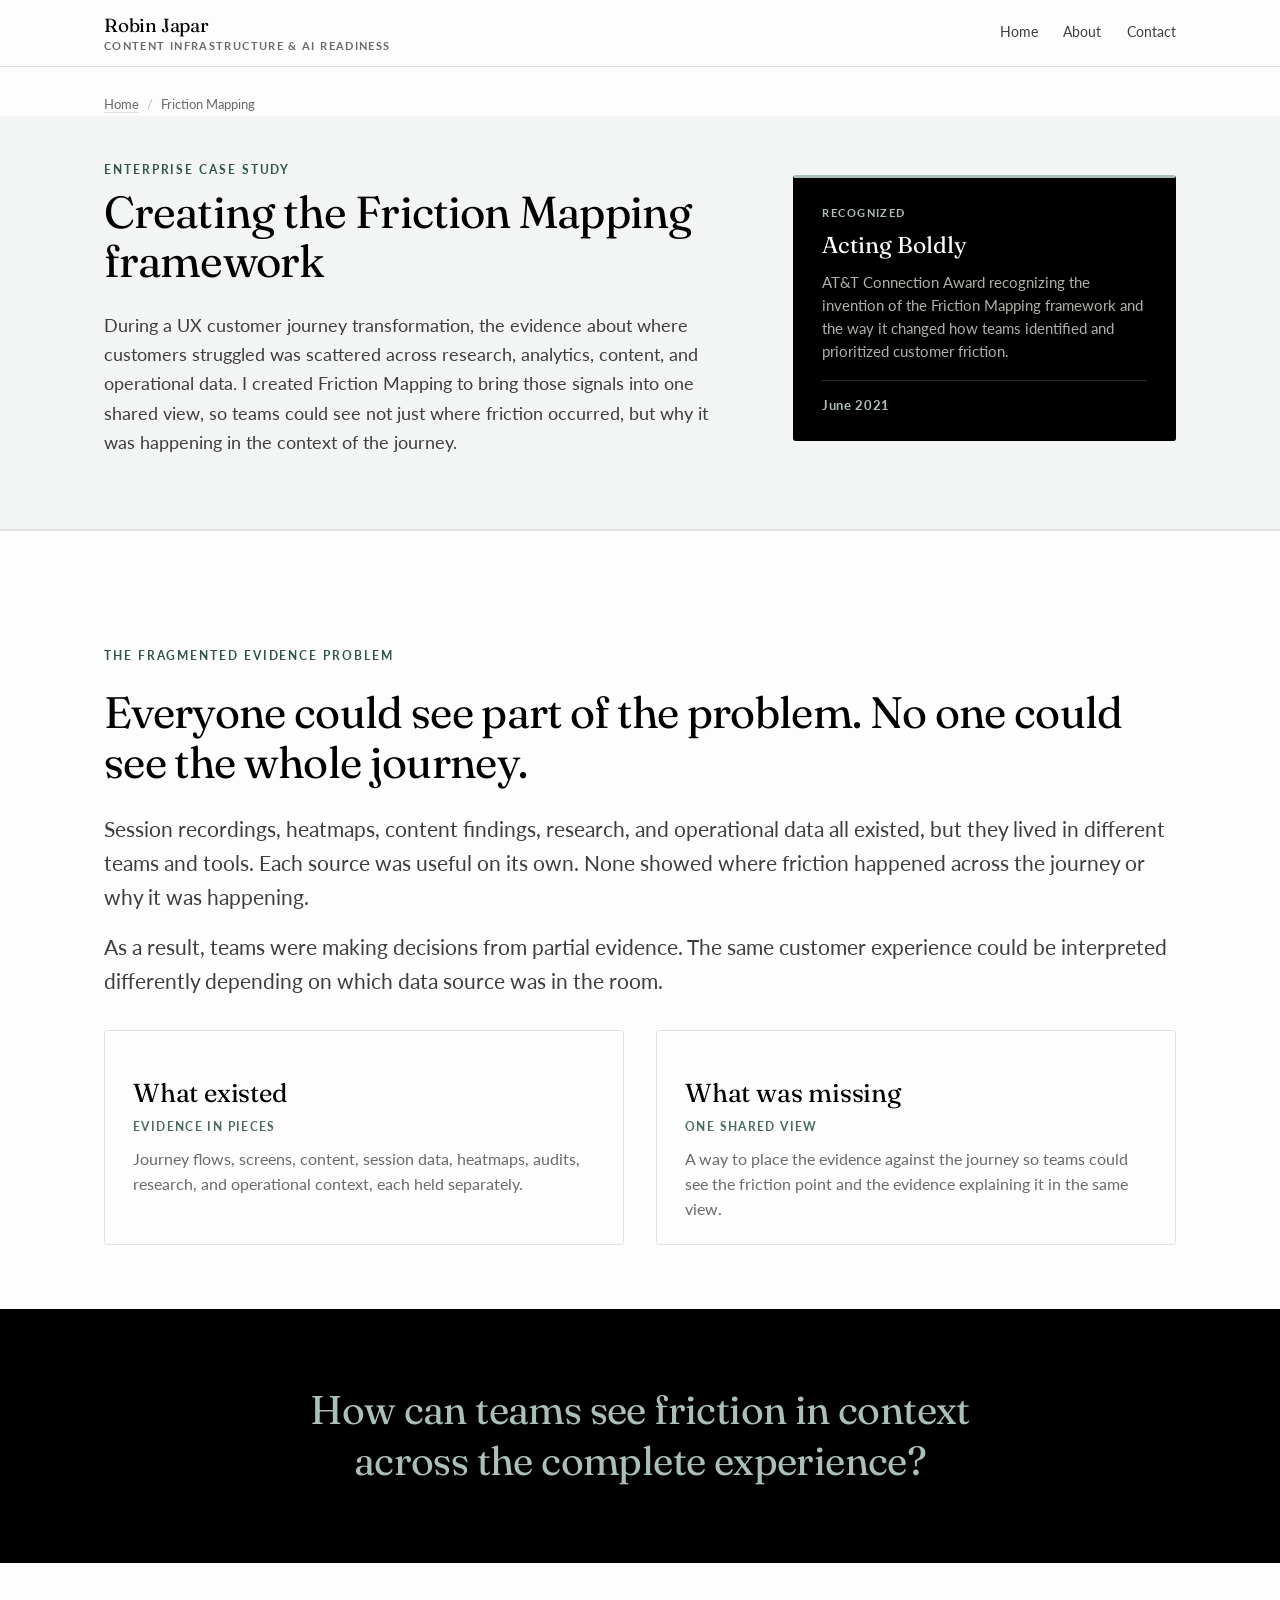
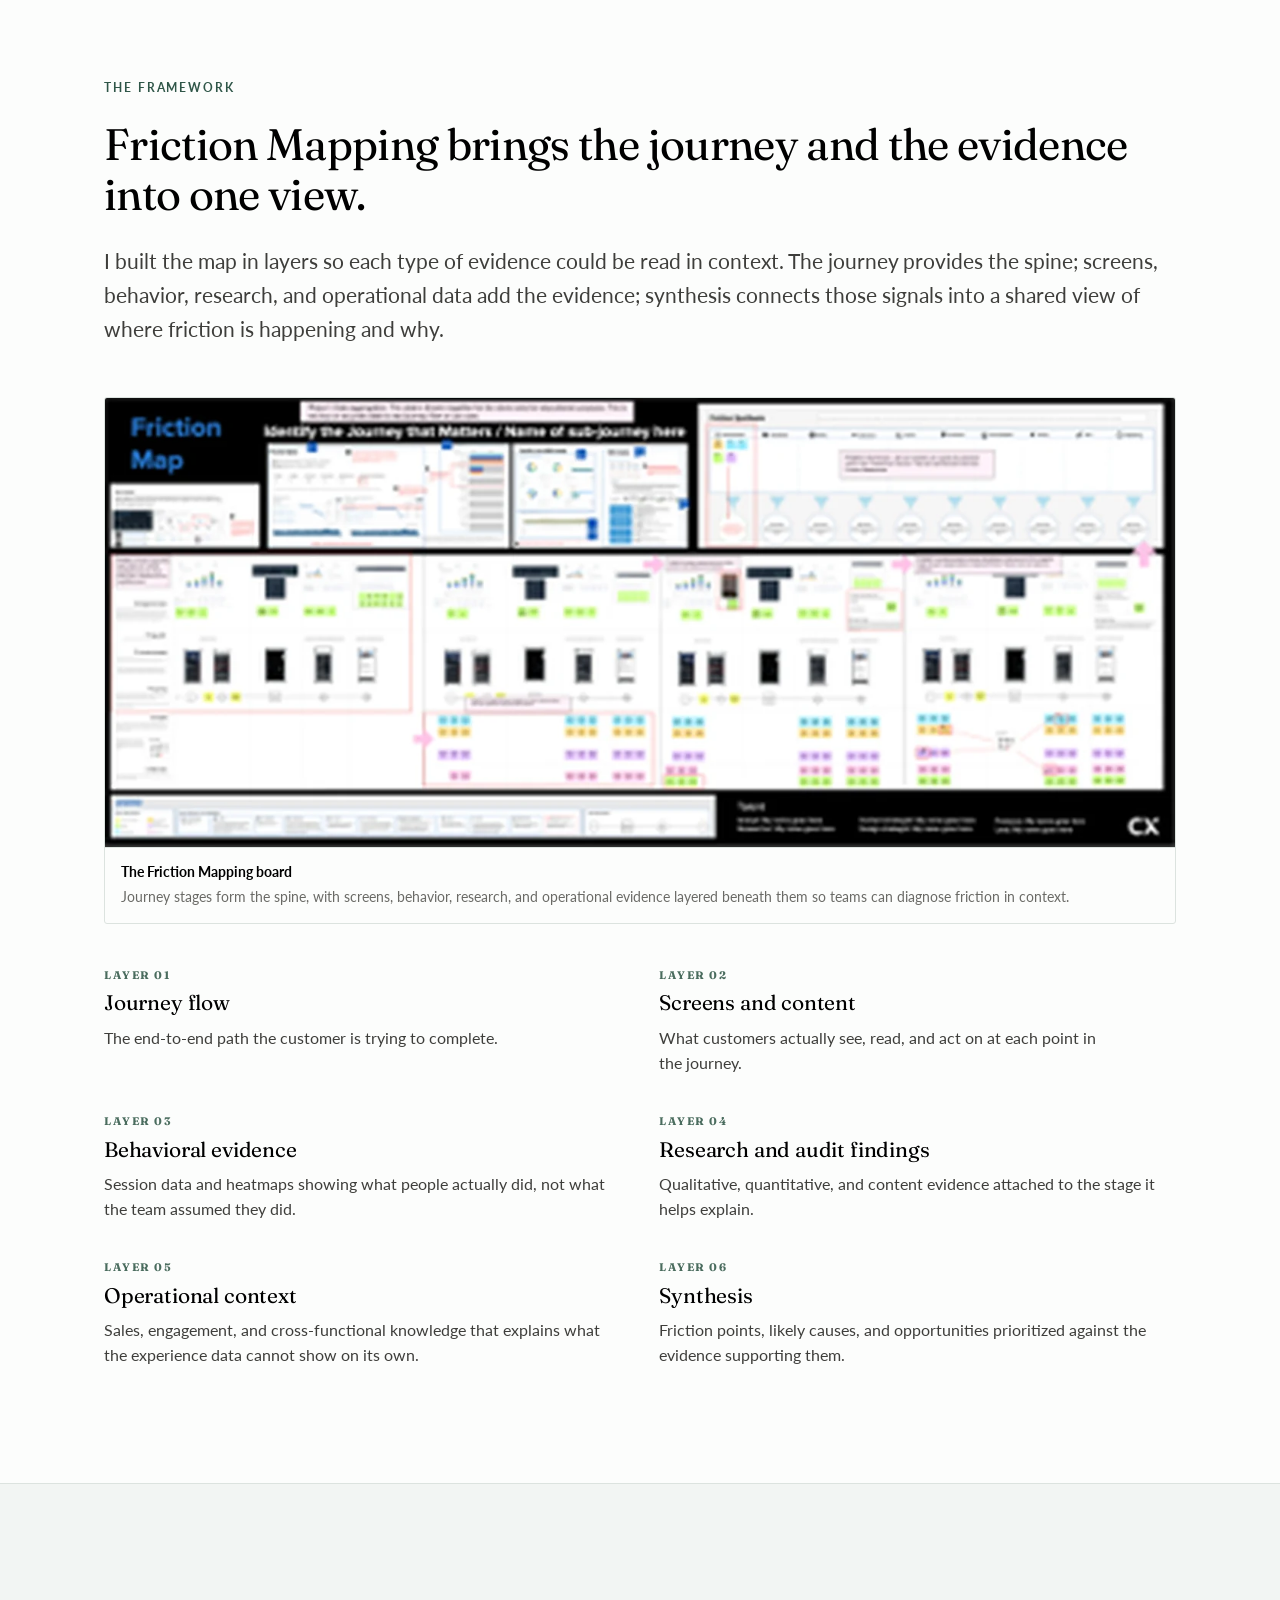
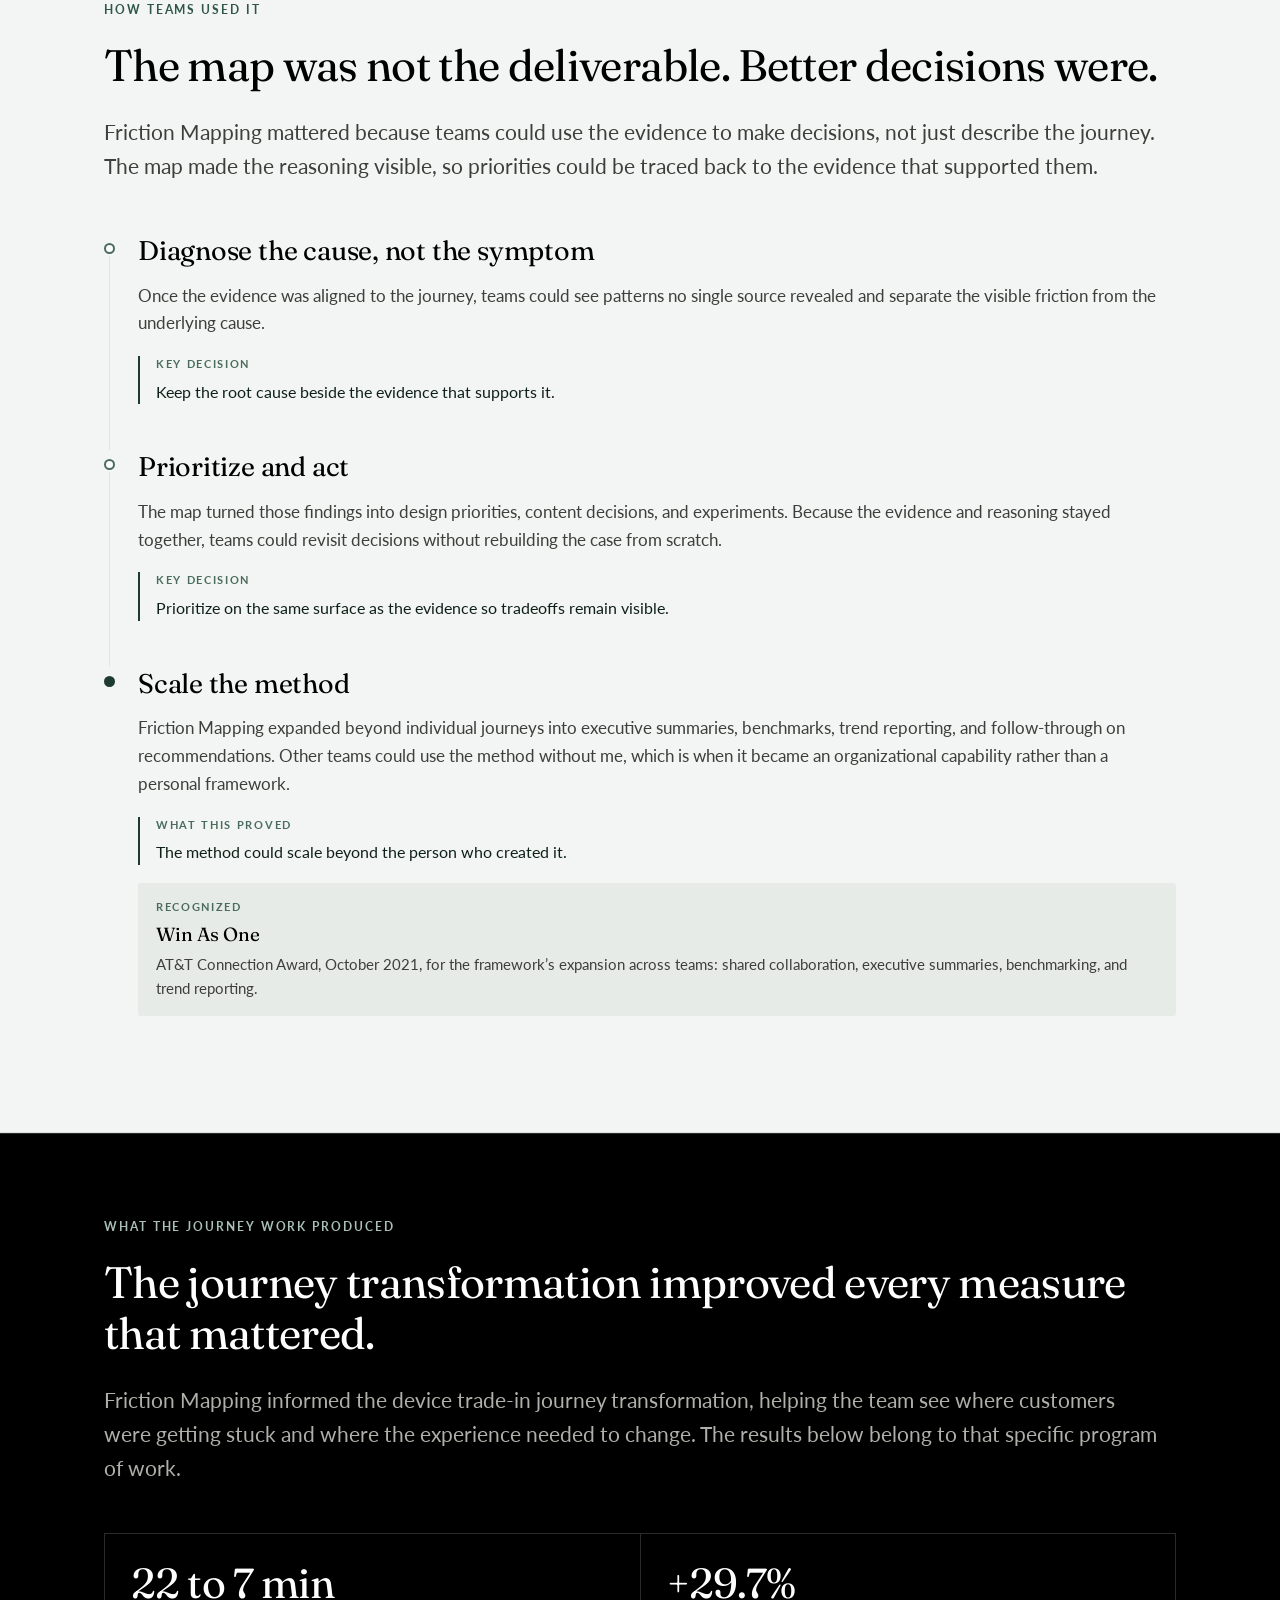
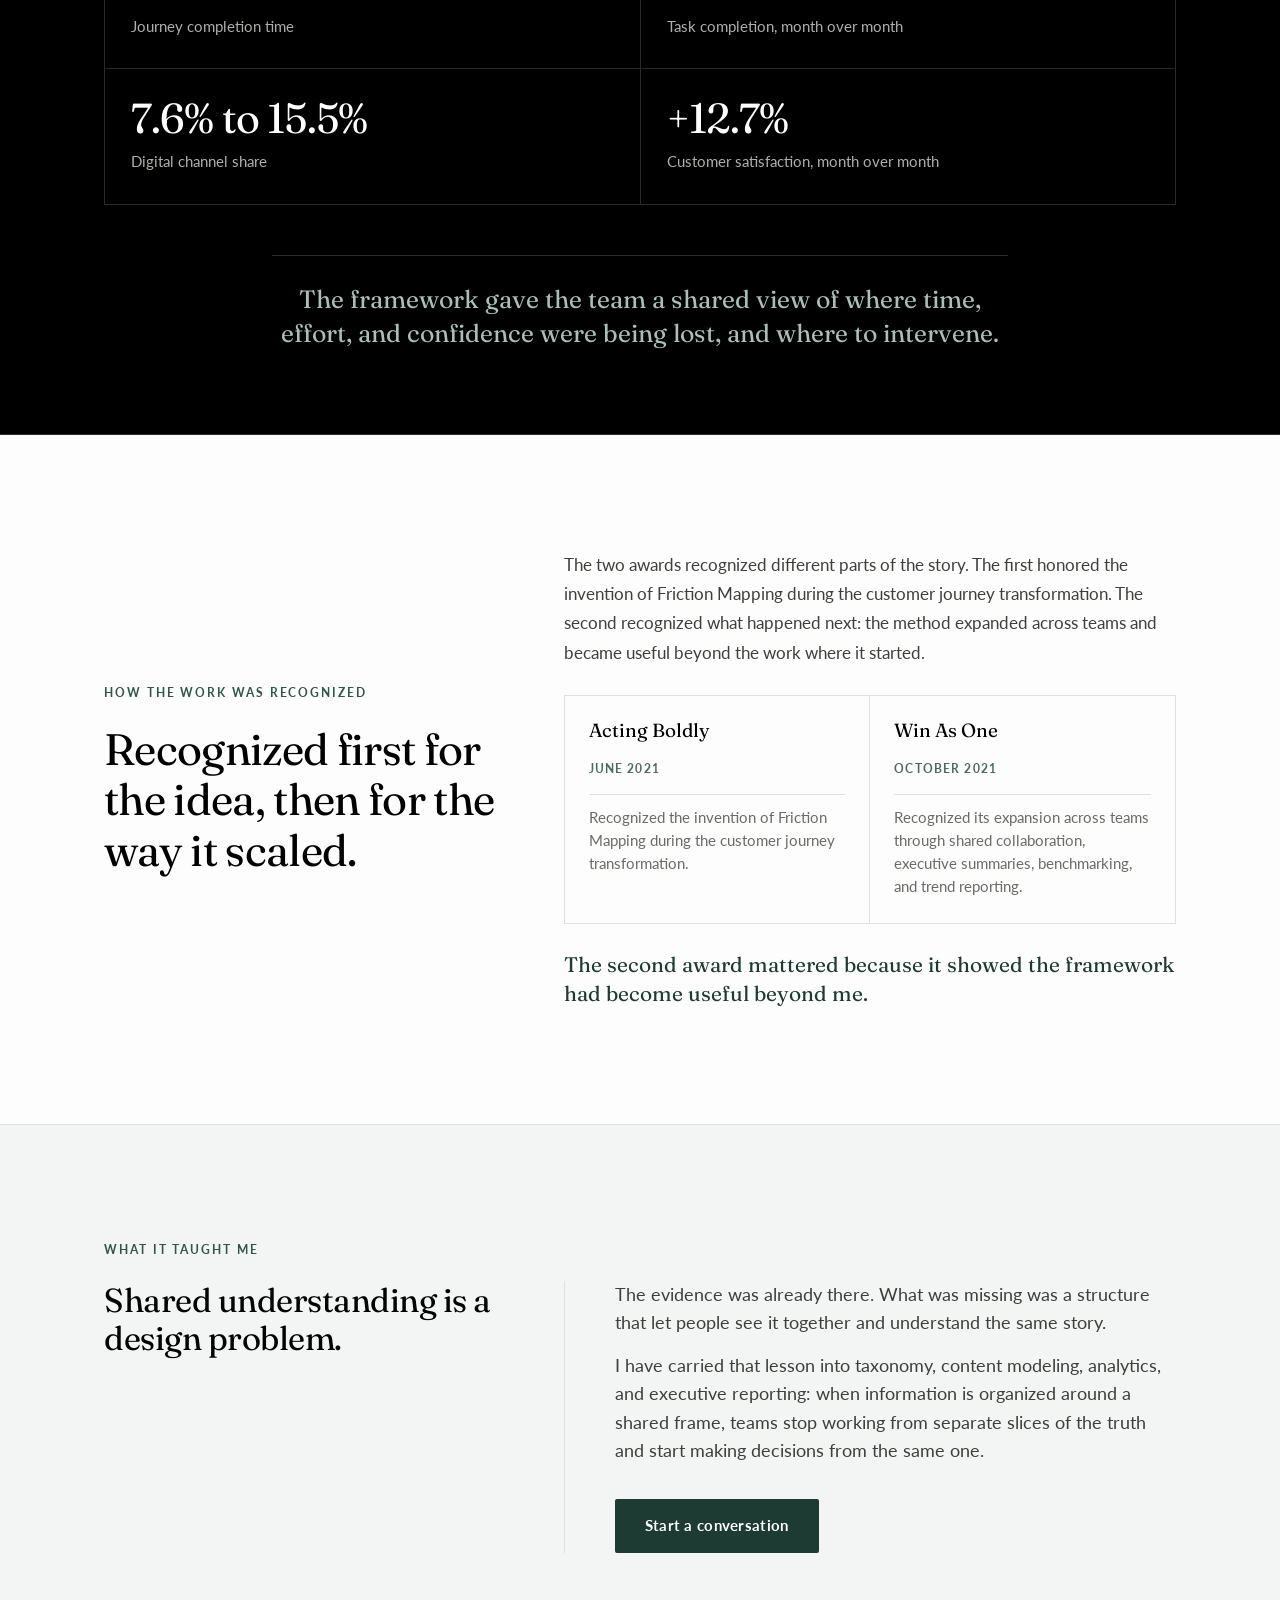
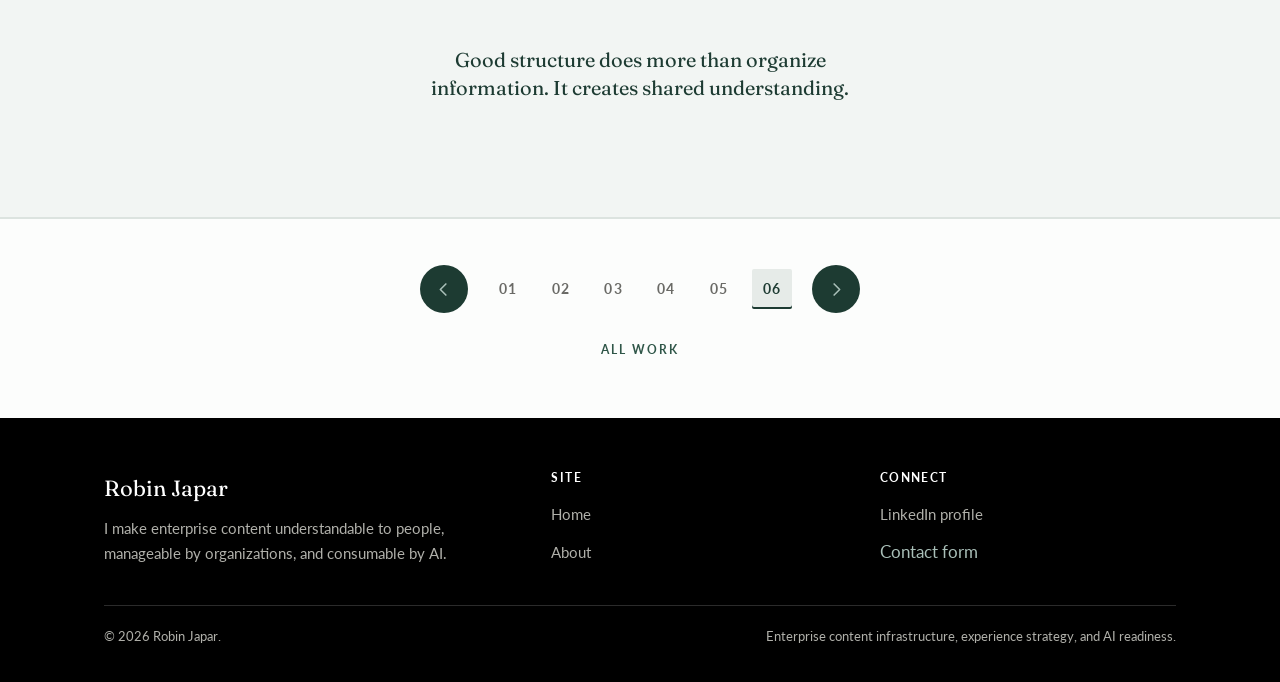
<file: work-friction-mapping-framework.html>
<!DOCTYPE html>
<html lang="en">
<head>
<meta charset="utf-8">
<meta name="viewport" content="width=device-width, initial-scale=1">
<title>Creating the Friction Mapping framework | Robin Japar</title>
<meta name="description" content="Journey evidence was scattered across research, analytics, and content. I created Friction Mapping to bring it into one view and expose where friction happened.">
<link rel="canonical" href="https://www.japarofcontent.com/work/friction-mapping-framework">
<link rel="icon" href="assets/favicon.ico" sizes="any">
<link rel="icon" href="assets/favicon.svg" type="image/svg+xml">
<link rel="apple-touch-icon" href="assets/apple-touch-icon.png">
<meta name="theme-color" content="#1D3B32">
<meta name="robots" content="index, follow, max-image-preview:large, max-snippet:-1">
<meta name="author" content="Robin Japar">
<meta property="og:type" content="article">
<meta property="og:site_name" content="Robin Japar">
<meta property="og:locale" content="en_US">
<meta property="og:url" content="https://www.japarofcontent.com/work/friction-mapping-framework">
<meta property="og:title" content="Creating the Friction Mapping framework | Robin Japar">
<meta property="og:description" content="Journey evidence was scattered across research, analytics, and content. I created Friction Mapping to bring it into one view and expose where friction happened.">
<meta property="og:image" content="https://www.japarofcontent.com/assets/social-card.jpg">
<meta property="og:image:alt" content="Robin Japar, enterprise content strategy and AI readiness">
<meta name="twitter:card" content="summary_large_image">
<meta name="twitter:title" content="Creating the Friction Mapping framework | Robin Japar">
<meta name="twitter:description" content="Journey evidence was scattered across research, analytics, and content. I created Friction Mapping to bring it into one view and expose where friction happened.">
<meta name="twitter:image" content="https://www.japarofcontent.com/assets/social-card.jpg">
<script type="application/ld+json">
{
  "@context": "https://schema.org",
  "@graph": [
    {
      "@type": "Person",
      "@id": "https://www.japarofcontent.com/#robin",
      "name": "Robin Japar",
      "jobTitle": "Enterprise content strategy, experience architecture, and AI readiness leader",
      "url": "https://www.japarofcontent.com/",
      "sameAs": [
        "https://www.linkedin.com/in/robin-japar"
      ],
      "knowsAbout": [
        "Enterprise content strategy",
        "Content design",
        "Taxonomy",
        "Information architecture",
        "Content modeling",
        "Headless CMS",
        "Adobe Experience Manager",
        "ServiceNow Employee Center",
        "Personalization",
        "UX research",
        "Customer journey analysis",
        "Content governance",
        "AI readiness",
        "Service design"
      ]
    },
    {
      "@type": "BreadcrumbList",
      "itemListElement": [
        {
          "@type": "ListItem",
          "position": 1,
          "name": "Home",
          "item": "https://www.japarofcontent.com/"
        },
        {
          "@type": "ListItem",
          "position": 2,
          "name": "Friction Mapping",
          "item": "https://www.japarofcontent.com/work/friction-mapping-framework"
        }
      ]
    },
    {
      "@type": "CreativeWork",
      "@id": "https://www.japarofcontent.com/work/friction-mapping-framework#work",
      "url": "https://www.japarofcontent.com/work/friction-mapping-framework",
      "name": "Creating the Friction Mapping framework",
      "headline": "Creating the Friction Mapping framework",
      "about": [
        "Customer journey analysis",
        "UX research",
        "Framework design",
        "Journey mapping",
        "Root cause analysis",
        "Experience measurement"
      ],
      "abstract": "Invented Friction Mapping, a layered framework that brings journey flow, screens, behavioral evidence, research, and operational context into one view so teams can diagnose friction in context.",
      "author": {
        "@id": "https://www.japarofcontent.com/#robin"
      },
      "creator": {
        "@id": "https://www.japarofcontent.com/#robin"
      },
      "inLanguage": "en",
      "isPartOf": {
        "@id": "https://www.japarofcontent.com/#site"
      }
    }
  ]
}
</script>
<link rel="preconnect" href="https://fonts.googleapis.com">
<link rel="preconnect" href="https://fonts.gstatic.com" crossorigin>
<link href="https://fonts.googleapis.com/css2?family=Fraunces:opsz,wght@9..144,300..700&family=Lato:wght@300;400;700&display=swap" rel="stylesheet">
<style>


/* ============================================================
   DESIGN TOKENS
   Sourced from the Wix site theme: base black/white,
   accents deep forest, sage, mid green, cream.
   ============================================================ */
:root{
  /* BASE - white, black, neutral ramp. These carry the page. */
  --paper:#FCFDFC;
  --paper-alt:#F2F5F3;
  --black:#000000;
  --black-soft:#101010;
  --rule:#DCE3DF;
  --rule-dark:#2B2B2B;
  --ink:#000000;
  --body:#3E3E3B;
  --muted:#6A6A66;
  --on-black:#EDEDE9;
  --on-black-mute:#B0B0AA;

  /* ACCENT - restrained. Never used as a page background. */
  --forest-900:#0F2019;
  --forest-800:#163026;
  --forest:#1D3B32;
  --forest-600:#2F5648;
  --green-mid:#4A6C5E;
  --sage:#A9BFB8;
  --sage-100:#DCE6E2;
  --tint:#E6EBE8;
  --band:#F2F5F3;

  --font-display:"Fraunces",Georgia,"Times New Roman",serif;
  --font-body:"Lato",-apple-system,BlinkMacSystemFont,"Segoe UI",sans-serif;

  --shell:1200px;
  --gut:clamp(20px,5vw,64px);
  --sec:clamp(64px,9vw,120px);
}


*,*::before,*::after{box-sizing:border-box}
html{-webkit-text-size-adjust:100%}
body{
  margin:0;background:var(--paper);color:var(--body);
  font-family:var(--font-body);font-size:17px;font-weight:400;line-height:1.72;
  -webkit-font-smoothing:antialiased;overflow-x:hidden;
}
img{max-width:100%;display:block;height:auto}
h1,h2,h3,h4{font-family:var(--font-display);color:var(--ink);font-weight:400;margin:0;text-wrap:balance}
h1{font-size:clamp(35px,5.4vw,64px);line-height:1.08;letter-spacing:-.02em}
h2{font-size:clamp(28px,3.7vw,44px);line-height:1.15;letter-spacing:-.015em}
h3{font-size:clamp(20px,2.1vw,25px);line-height:1.28;letter-spacing:-.008em}
h4{font-size:18px;line-height:1.35}
p{margin:0}
a{color:var(--forest-600)}

.shell{max-width:var(--shell);margin:0 auto;padding-inline:var(--gut)}
.section{padding-block:var(--sec)}
.stack>*+*{margin-top:var(--s,1rem)}

.skip{position:absolute;left:-9999px;top:0;background:var(--forest);color:#fff;padding:12px 20px;z-index:200}
.skip:focus{left:12px;top:12px}

.eyebrow{
  font-family:var(--font-body);font-size:12px;font-weight:700;letter-spacing:.16em;
  text-transform:uppercase;color:var(--forest-600);margin:0 0 20px;
}
.on-dark .eyebrow{color:var(--sage)}
.lede{font-size:clamp(18px,1.9vw,20.5px);line-height:1.66;color:var(--body);text-wrap:pretty}
.on-dark{background:var(--black);color:var(--on-black)}
.on-dark h2,.on-dark h3,.on-dark h4{color:#FFFFFF}
.on-dark .lede{color:var(--on-black-mute)}


/* ---------- header ---------- */
.masthead{position:sticky;top:0;z-index:100;background:var(--paper);border-bottom:1px solid var(--rule)}
.masthead-in{display:flex;align-items:center;justify-content:space-between;gap:20px;max-width:var(--shell);margin:0 auto;padding:14px var(--gut)}
.brand{font-family:var(--font-display);font-size:19px;color:var(--ink);text-decoration:none;letter-spacing:-.01em;line-height:1.2}
.brand span{display:block;font-family:var(--font-body);font-size:10.5px;font-weight:700;letter-spacing:.13em;text-transform:uppercase;color:var(--muted);margin-top:3px}
.mainnav{display:flex;align-items:center;gap:clamp(14px,2vw,28px)}
.mainnav a,.mainnav button{font-family:var(--font-body);font-size:14px;color:var(--body);text-decoration:none;padding:6px 0;border:0;border-bottom:2px solid transparent;background:none;cursor:pointer;line-height:inherit}
.mainnav a:hover,.mainnav button:hover,.mainnav a:focus-visible,.mainnav button:focus-visible{color:var(--forest-600);border-bottom-color:var(--sage)}
.mainnav a[aria-current="page"]{color:var(--ink);border-bottom-color:var(--forest)}
.navtoggle{display:none;background:none;border:1px solid var(--rule);border-radius:4px;padding:9px 13px;font-family:var(--font-body);font-size:13px;color:var(--ink);cursor:pointer}

/* ---------- buttons ---------- */
.btn{
  display:inline-block;font-family:var(--font-body);font-size:14.5px;font-weight:700;
  cursor:pointer;line-height:1.5;text-align:center;-webkit-appearance:none;appearance:none;
  letter-spacing:.02em;text-decoration:none;padding:14px 28px;border-radius:2px;
  border:2px solid var(--forest);background:var(--forest);color:#fff;transition:background .18s ease-out,color .18s,border-color .18s,transform .18s ease-out;
}
/* One rule governs both variants:
   secondary fills with the primary's resting colour,
   primary shifts to a clearly different accent tone.
   Every button also lifts, so the change is felt as well as seen. */
.btn:hover,.btn:focus-visible{
  background:#fff;border-color:var(--forest);color:var(--forest);
  transform:translateY(-2px);
}
.btn:active{transform:translateY(0)}

.btn.alt{background:transparent;color:var(--forest);border-color:var(--forest)}
.btn.alt:hover,.btn.alt:focus-visible{
  background:var(--forest);border-color:var(--forest);color:#fff;
  transform:translateY(-2px);
}

.on-dark .btn{background:var(--paper);border-color:var(--paper);color:var(--black)}
.on-dark .btn:hover,.on-dark .btn:focus-visible{
  background:transparent;border-color:var(--paper);color:var(--paper);
  transform:translateY(-2px);
}
.on-dark .btn.alt{background:transparent;color:var(--paper);border-color:var(--sage)}
.on-dark .btn.alt:hover,.on-dark .btn.alt:focus-visible{
  background:var(--paper);border-color:var(--paper);color:var(--black);
  transform:translateY(-2px);
}
.btnrow{display:flex;flex-wrap:wrap;gap:14px;margin-top:34px}

/* focus */
a:focus-visible,button:focus-visible,[tabindex]:focus-visible{outline:3px solid var(--forest-600);outline-offset:3px}
.on-dark a:focus-visible,.on-dark button:focus-visible{outline-color:var(--sage)}

/* ---------- hero ---------- */
.hero{background:var(--paper);border-bottom:1px solid var(--rule)}
.hero-grid{display:grid;grid-template-columns:1.28fr .72fr;gap:clamp(32px,5vw,72px);align-items:stretch;padding-block:clamp(56px,7vw,96px)}
.hero p.lede{margin-top:26px}
.portrait{position:relative;border-radius:3px;overflow:hidden;background:var(--sage-100);min-height:430px}
.portrait img{width:100%;height:100%;object-fit:cover;object-position:50% 22%}
.ph{
  position:absolute;inset:0;display:flex;flex-direction:column;align-items:center;justify-content:center;gap:8px;
  background:var(--sage-100);color:var(--forest);text-align:center;padding:24px;
  font-family:var(--font-body);font-size:13px;line-height:1.6;
}
.ph[hidden]{display:none}
.ph strong{font-size:12px;letter-spacing:.12em;text-transform:uppercase}
.portrait figcaption{
  position:absolute;left:0;right:0;bottom:0;background:linear-gradient(transparent,rgba(15,32,25,.86));
  color:#EEF2F0;font-size:12.5px;line-height:1.5;padding:34px 18px 14px;
}

/* ---------- proof bar ---------- */
.proof{background:var(--black);color:var(--on-black)}
.proof-grid{display:grid;grid-template-columns:repeat(3,1fr);gap:1px;background:var(--rule-dark)}
.metric{background:var(--black);padding:clamp(28px,4vw,42px) clamp(16px,2.4vw,30px)}
.metric .val{font-family:var(--font-display);font-size:clamp(34px,4.4vw,52px);line-height:1;color:#FFFFFF;font-weight:300;letter-spacing:-.02em}
.metric .lbl{font-size:14px;line-height:1.6;color:var(--on-black-mute);margin-top:14px;max-width:30ch}

/* ---------- systems graphic (signature) ---------- */
.systems{border:1px solid var(--rule-dark);border-radius:3px;padding:clamp(20px,3vw,34px);background:var(--black-soft)}
.chain{display:grid;grid-template-columns:1fr;gap:0;--dot-y:22px}
.node{position:relative;padding:15px 0 15px 26px;background:none;border:0;border-radius:0}
.node::before{
  content:"";position:absolute;left:-5px;top:var(--dot-y);width:9px;height:9px;border-radius:50%;
  background:var(--sage);border:1px solid var(--black);z-index:1;
}
/* rail segment: runs from this dot centre to the next dot centre.
   offset by the dot centre, then 100% of node height lands exactly on the next one. */
.node::after{
  content:"";position:absolute;left:-1px;top:calc(var(--dot-y) + 5.5px);width:1px;height:100%;
  background:var(--green-mid);z-index:0;
}
.node:last-child{padding-bottom:0}
.node:last-child::after{display:none}
.node:last-child::before{background:var(--tint)}
.node .n-t{font-family:var(--font-display);font-size:18px;color:#FFFFFF;line-height:1.2}
.node .n-d{font-size:13px;line-height:1.55;color:var(--on-black-mute);margin-top:5px}
.chain-cap{font-size:13px;color:var(--sage);margin-top:18px;border-top:1px solid var(--rule-dark);padding-top:16px}

/* ---------- pov ---------- */
.pov-grid{display:grid;grid-template-columns:1.15fr .85fr;gap:clamp(32px,5vw,66px);align-items:start}
.pillars{display:grid;grid-template-columns:repeat(2,1fr);gap:1px;background:var(--rule-dark);margin-top:34px;border:1px solid var(--rule-dark)}
.pillar{background:var(--black);padding:22px 20px}
.pillar h4{color:#FFFFFF;font-size:17px}
.pillar p{font-size:14px;line-height:1.6;color:var(--on-black-mute);margin-top:7px}

/* ---------- progression ---------- */
.tchev{display:none}
.tnode:hover .tlabel,.tnode:focus-visible .tlabel{color:var(--ink)}
.tnode:hover .tdot,.tnode:focus-visible .tdot{transform:scale(1.18);border-color:var(--forest);border-width:3px}
.tnode:hover .tdot i,.tnode:focus-visible .tdot i{background:var(--forest);transform:scale(1.15)}
.track{position:relative;margin-top:44px}
.track-line{display:none}
.track-nodes{position:relative;display:grid;grid-template-columns:repeat(6,1fr);gap:8px}
.tnode{
  background:none;border:0;padding:0 6px 0 0;text-align:left;cursor:pointer;font-family:var(--font-body);
  display:grid;align-content:start;justify-items:start;width:100%;position:relative;
}
.tnode::before{
  content:"";position:absolute;left:14px;right:-22px;top:13px;height:2px;
  background:var(--sage);z-index:0;
}
.tnode:last-child::before{display:none}
.tdot{position:relative;z-index:1;width:28px;height:28px;border-radius:50%;background:var(--paper);border:2px solid var(--green-mid);display:grid;place-items:center;transition:transform .18s ease-out,border-color .18s,border-width .18s,background .18s}
.tdot i{width:9px;height:9px;border-radius:50%;background:var(--green-mid);display:block;transition:transform .18s ease-out,background .18s;font-style:normal}
.tnode.is-open .tdot{border-color:var(--forest);background:var(--forest);transform:scale(1.16)}
.tnode.is-open .tdot i{background:var(--tint)}
.tnode.is-open:hover .tdot{transform:scale(1.24)}
.tlabel{font-size:13px;line-height:1.45;color:var(--muted);margin-top:14px;max-width:16ch;display:block;min-height:2.9em}
.tnode.is-open .tlabel{color:var(--ink);font-weight:700}
.tstage{font-size:11px;font-weight:700;letter-spacing:.13em;text-transform:uppercase;color:var(--forest-600);display:block;margin-top:10px}
.panel{
  margin-top:44px;background:var(--band);border:1px solid var(--rule);border-left:4px solid var(--forest);
  border-radius:0;padding:clamp(24px,3.4vw,38px);
}
.panel .quote{font-family:var(--font-display);font-size:clamp(20px,2.5vw,27px);line-height:1.34;color:var(--ink);max-width:34ch}
.panel .proofpt{margin-top:18px;max-width:62ch}
.panel .meta{display:flex;flex-wrap:wrap;gap:10px 26px;margin-top:22px;font-size:13.5px;color:var(--muted)}
.panel .meta b{color:var(--ink);font-weight:700}

/* ---------- capabilities ---------- */
.cards{display:grid;grid-template-columns:repeat(3,1fr);gap:1px;background:var(--rule);border:1px solid var(--rule);margin-top:44px}
.card{background:var(--paper);padding:clamp(22px,2.6vw,30px)}
.card .idx{font-size:11.5px;font-weight:700;letter-spacing:.14em;color:var(--forest-600);text-transform:uppercase}
.card h3{margin-top:12px;font-size:21px}
.card p{margin-top:11px;font-size:15.5px;line-height:1.62;color:var(--muted)}

/* ---------- featured work ---------- */
.work{display:grid;grid-template-columns:repeat(3,1fr);gap:clamp(20px,2.6vw,30px);margin-top:44px}
.wcard{display:flex;flex-direction:column;border:1px solid var(--rule);border-radius:3px;overflow:hidden;background:var(--paper)}
.wthumb{aspect-ratio:16/10;background:var(--sage-100);position:relative;border-bottom:1px solid var(--rule)}
.wthumb img{width:100%;height:100%;object-fit:cover}
.wbody{padding:clamp(20px,2.4vw,26px);display:flex;flex-direction:column;flex:1}
.wtag{font-size:11px;font-weight:700;letter-spacing:.13em;text-transform:uppercase;color:var(--forest-600)}
.wcard h3{margin-top:12px;font-size:21px}
.wfields{margin-top:18px;border-top:1px solid var(--rule);padding-top:16px;display:grid;gap:11px}
.field{display:grid;grid-template-columns:88px minmax(0,1fr);gap:12px;font-size:14px;line-height:1.55}
.field dt{font-weight:700;color:var(--ink);font-size:11.5px;letter-spacing:.09em;text-transform:uppercase;padding-top:2px}
.field dd{margin:0;color:var(--muted)}
.wai{margin-top:16px;background:var(--tint);border-left:3px solid var(--green-mid);padding:13px 15px;font-size:14px;line-height:1.6;color:var(--forest-800)}
.wai b{display:block;font-size:11px;letter-spacing:.11em;text-transform:uppercase;margin-bottom:5px;color:var(--forest)}
.wlink{margin-top:auto;padding-top:20px;font-size:14.5px;font-weight:700;color:var(--forest-600);text-decoration:none;display:inline-block}
.wlink:hover{text-decoration:underline}

/* ---------- recognition ---------- */
.rec{display:grid;grid-template-columns:repeat(4,1fr);gap:1px;background:var(--rule-dark);border:1px solid var(--rule-dark);margin-top:44px}
.rcol{background:var(--black);padding:24px 20px}
.rcol h3{font-size:19px;color:#FFFFFF}
.rcol ul{margin:14px 0 0;padding:0;list-style:none}
.rcol li{font-size:14px;line-height:1.55;color:var(--on-black-mute);padding-left:16px;position:relative;margin-top:9px}
.rcol li::before{content:"";position:absolute;left:0;top:9px;width:6px;height:1px;background:var(--green-mid)}

/* ---------- closing ---------- */
.closing{background:var(--paper-alt);border-top:1px solid var(--rule)}
.closing-in{display:grid;grid-template-columns:1.2fr .8fr;gap:clamp(28px,5vw,64px);align-items:center}

/* ---------- footer ---------- */
.foot{background:var(--black);color:var(--on-black-mute);padding-block:52px 34px}
.foot-grid{display:grid;grid-template-columns:1.4fr 1fr 1fr;gap:32px}
.foot h4{color:#FFFFFF;font-family:var(--font-body);font-size:11.5px;letter-spacing:.13em;text-transform:uppercase;font-weight:700}
.foot ul{list-style:none;margin:14px 0 0;padding:0}
.foot li{margin-top:9px}
.foot a{color:var(--on-black-mute);text-decoration:none;font-size:14.5px}
.foot a:hover{color:#fff;text-decoration:underline}
.foot .sig{font-family:var(--font-display);font-size:22px;color:#FFFFFF}
.foot .tag{font-size:14.5px;margin-top:10px;max-width:40ch;color:var(--on-black-mute)}
.foot-base{border-top:1px solid var(--rule-dark);margin-top:38px;padding-top:20px;font-size:12.5px;display:flex;flex-wrap:wrap;gap:12px;justify-content:space-between}

/* ---------- contact modal ---------- */
.cf-backdrop{position:absolute;inset:0;background:rgba(10,14,12,.62);z-index:300;display:none}
.cf-backdrop[data-open="true"]{display:block}
.cf-dialog{
  position:absolute;left:50%;transform:translateX(-50%);width:min(620px,calc(100vw - 32px));
  background:var(--paper);border:1px solid var(--rule);border-radius:4px;z-index:301;
  box-shadow:0 24px 70px rgba(10,14,12,.28);
}
.cf-head{display:flex;justify-content:space-between;align-items:flex-start;gap:18px;padding:26px 28px 0}
.cf-head h2{font-size:26px}
.cf-head p{font-size:15px;color:var(--muted);margin-top:9px;max-width:46ch}
.cf-close{
  background:none;border:1px solid var(--rule);border-radius:3px;width:34px;height:34px;flex:0 0 34px;
  cursor:pointer;color:var(--body);font-size:17px;line-height:1;display:grid;place-items:center;
}
.cf-close:hover{border-color:var(--forest);color:var(--forest)}
.cf-body{padding:22px 28px 28px}
.cf-row{display:grid;grid-template-columns:1fr 1fr;gap:14px}
.cf-field{margin-top:16px;display:block}
.cf-field label{display:block;font-size:12px;font-weight:700;letter-spacing:.09em;text-transform:uppercase;color:var(--ink);margin-bottom:7px}
.cf-field .opt{color:var(--muted);font-weight:400;letter-spacing:0;text-transform:none;font-size:12.5px}
.cf-field input,.cf-field select,.cf-field textarea{
  width:100%;font-family:var(--font-body);font-size:15.5px;color:var(--ink);background:var(--paper);
  border:1px solid var(--rule);border-radius:3px;padding:11px 12px;line-height:1.5;
}
.cf-field textarea{min-height:112px;resize:vertical}
.cf-field input:focus,.cf-field select:focus,.cf-field textarea:focus{outline:3px solid var(--forest-600);outline-offset:1px;border-color:var(--forest-600)}
.cf-field input[aria-invalid="true"],.cf-field textarea[aria-invalid="true"],.cf-field select[aria-invalid="true"]{border-color:#8C2F2F}
.cf-err{display:block;font-size:13px;color:#8C2F2F;margin-top:6px;min-height:0}
.cf-hp{position:absolute;left:-9999px;width:1px;height:1px;overflow:hidden}
.cf-actions{display:flex;flex-wrap:wrap;gap:12px;align-items:center;margin-top:24px;padding-top:20px;border-top:1px solid var(--rule)}
.cf-note{font-size:13px;color:var(--muted);margin-top:14px}
.cf-status{padding:14px 16px;border-radius:3px;font-size:15px;line-height:1.6;margin-top:18px}
.cf-status.ok{background:var(--tint);border-left:3px solid var(--forest);color:var(--forest-800)}
.cf-status.bad{background:#F7ECEC;border-left:3px solid #8C2F2F;color:#6B2020}
.cf-linkbtn{background:none;border:0;padding:0;font:inherit;color:var(--sage);cursor:pointer;text-decoration:none}
.cf-linkbtn:hover{color:#fff;text-decoration:underline}
@media (max-width:620px){.cf-row{grid-template-columns:1fr}.cf-head,.cf-body{padding-left:20px;padding-right:20px}}

/* ---------- responsive ---------- */
@media (max-width:1000px){
  .hero-grid{grid-template-columns:1fr;gap:34px}
  .portrait{max-width:340px;aspect-ratio:4/5;min-height:0;margin-inline:auto}
  .proof-grid{grid-template-columns:repeat(2,1fr)}
  .pov-grid,.closing-in{grid-template-columns:1fr}
  .cards,.work,.rec{grid-template-columns:repeat(2,1fr)}
  .foot-grid{grid-template-columns:1fr 1fr}
}
@media (max-width:760px){
  .navtoggle{display:block}
  .mainnav{display:none;position:absolute;top:100%;left:0;right:0;background:var(--paper);border-bottom:1px solid var(--rule);flex-direction:column;align-items:stretch;gap:0;padding:6px var(--gut) 16px}
  .mainnav.open{display:flex}
  .mainnav a,.mainnav button{padding:12px 0;border-bottom:1px solid var(--rule);text-align:left;width:100%}
  .masthead-in{position:relative}
  .tlabel{min-height:0}
  .track-nodes{grid-template-columns:1fr;gap:0}
  .tnode{grid-template-columns:28px minmax(0,1fr) 16px;gap:0 14px;align-items:start;padding:12px 10px 22px;margin-left:0;border-left:0;border-radius:5px;min-height:56px}
  .tnode:last-child{padding-bottom:12px}
  .tnode::before{display:block;left:23px;right:auto;top:26px;width:2px;height:100%;background:var(--sage)}
  .tnode:hover,.tnode:focus-visible{background:var(--paper-alt)}
  .tnode.is-open{background:var(--tint)}
  .tchev{display:block;align-self:center;width:9px;height:9px;border-right:2px solid var(--green-mid);border-bottom:2px solid var(--green-mid);transform:rotate(-45deg);transition:transform .2s}
  .tnode.is-open .tchev{transform:rotate(45deg);border-color:var(--forest)}

/* accordion panel, rendered in the flow of the list on narrow screens */
  .track{margin-top:26px}
  .panel.inline{position:relative;margin:0 0 0 52px;padding:22px 20px 24px;border-left-width:3px}
  .panel.inline::before{content:"";position:absolute;left:-32px;top:0;bottom:-26px;width:2px;background:var(--sage)}
  .panel.inline[data-last]::before{display:none}
  .panel.inline .quote{font-size:20px;max-width:none}
  .panel.inline .meta{gap:10px 0;flex-direction:column}

  .tlabel,.tstage{margin-top:0;max-width:none}
  .tstage{margin-top:4px}
  .cards,.work,.rec,.proof-grid,.pillars{grid-template-columns:1fr}
  .foot-grid{grid-template-columns:1fr}
  body{font-size:16px}
}
@media (prefers-reduced-motion:reduce){
  *{transition:none!important;animation:none!important;scroll-behavior:auto!important}
}


/* ================= CASE STUDY ================= */
.crumbs{font-size:13px;color:var(--muted);padding-top:26px}
.crumbs a{color:var(--muted);text-decoration:none;border-bottom:1px solid var(--rule)}
.crumbs a:hover{color:var(--forest-600);border-bottom-color:var(--forest-600)}
.crumbs span{margin:0 8px;color:var(--sage)}

.case-hero{background:var(--paper-alt);border-bottom:1px solid var(--rule)}
.case-hero .inner{
  padding-block:clamp(28px,3.5vw,44px) clamp(46px,6vw,72px);
  display:grid;grid-template-columns:minmax(0,1.25fr) minmax(280px,.75fr);
  gap:clamp(28px,4vw,64px);align-items:center;
}
.nb{white-space:nowrap}
.case-hero h1{margin-top:8px;font-size:clamp(30px,3.5vw,45px);text-wrap:pretty;hyphens:none}

/* one supporting paragraph, labelled, rather than a subtitle plus a boxed summary */
.brief{margin-top:26px;font-size:18px;line-height:1.62;color:var(--body);text-wrap:pretty}
.jump a span{font-size:15px;transition:transform .18s ease-out}

/* the credibility asset earns the second column */
/* the award runs dark against the light hero */
.proofcard{
  display:block;align-self:center;background:var(--black);border:1px solid var(--black);
  border-top:3px solid var(--sage);
  border-radius:3px;padding:26px 28px 24px;text-decoration:none;
}
.pc-k{display:block;font-size:10.5px;font-weight:700;letter-spacing:.14em;text-transform:uppercase;color:var(--sage)}
.pc-h{display:block;margin-top:10px;font-family:var(--font-display);font-size:23px;line-height:1.2;color:#FFFFFF}
.pc-b{display:block;margin-top:12px;font-size:14.5px;line-height:1.58;color:var(--on-black-mute)}
.pc-m{display:block;margin-top:16px;padding-top:14px;border-top:1px solid var(--rule-dark);
  font-size:12.5px;font-weight:700;letter-spacing:.05em;color:var(--sage)}
  font-size:12.5px;font-weight:700;letter-spacing:.05em;color:var(--forest-600)}





/* prose sections */
.chap{padding-block:clamp(48px,6vw,76px)}
.chap.band{background:var(--paper-alt);border-block:1px solid var(--rule)}
.chap-grid{display:grid;grid-template-columns:minmax(0,1fr) 420px;gap:clamp(28px,4vw,58px);align-items:center}
/* no artifact: heading and prose split the width as an editorial spread */
.chap.solo .chap-grid{grid-template-columns:minmax(0,.8fr) minmax(0,1.2fr);align-items:center}
.chap.solo .chap-head{position:static}
/* section intro that has prose but no artifact beside it */
.bandhead{display:grid;grid-template-columns:minmax(0,.8fr) minmax(0,1.2fr);gap:clamp(28px,4vw,58px);align-items:center}
.bandhead h2{max-width:none;text-wrap:pretty}
.bandhead .lede,.bandhead .body{margin-top:0;max-width:none}
.bandhead .body p:first-child{margin-top:0}
.bandhead .body p+p{margin-top:16px}
.bandhead .body .btnrow{margin-top:28px}
.chap.on-dark .body{color:var(--on-black-mute)}
.chap.solo .body{margin-top:0;max-width:60ch}
/* flipped chapters put the evidence first, breaking the repeating rhythm */
.chap.flip .chap-grid{grid-template-columns:380px minmax(0,1fr)}
.chap.flip .chap-grid > div{order:2}
.chap.flip .chap-grid > figure{order:1}
.chap.solo h2{max-width:none}
.chap h2{max-width:none;text-wrap:pretty}
.chap .body{margin-top:20px;max-width:62ch}
.chap .body p+p{margin-top:16px}
.chap .body ul{margin:16px 0 0;padding:0;list-style:none}
.chap .body li{position:relative;padding-left:20px;margin-top:10px;line-height:1.65}
.chap .body li::before{content:"";position:absolute;left:0;top:11px;width:8px;height:1px;background:var(--green-mid)}

/* point boxes: the list, broken out of the prose column */
.pointgrid{
  display:grid;grid-template-columns:repeat(auto-fit,minmax(215px,1fr));gap:14px;
  margin:clamp(30px,3.6vw,46px) 0 0;padding:0;list-style:none;
}
.point{
  background:var(--paper);border:1px solid var(--rule);border-top:3px solid var(--d2);border-radius:3px;
  padding:20px 22px 22px;font-size:15px;line-height:1.58;color:var(--ink);
}
.point:nth-child(4n+1){border-top-color:var(--d4)}
.point:nth-child(4n+2){border-top-color:var(--d3)}
.point:nth-child(4n+3){border-top-color:var(--d2)}
.point:nth-child(4n+4){border-top-color:var(--d1)}

/* evidence */
.evidence{border:1px solid var(--rule);background:var(--paper);border-radius:3px;overflow:hidden}
.evidence .ph{position:static;aspect-ratio:4/3}
.evidence .shot{background:var(--sage-100);position:relative;line-height:0}
.evidence .shot img{width:100%;height:auto;display:block}
.evidence figcaption{padding:14px 16px;font-size:13.5px;line-height:1.6;color:var(--muted);border-top:1px solid var(--rule)}
.evidence figcaption b{display:block;color:var(--ink);font-size:13.5px;margin-bottom:4px}

/* outcomes */
.result h3 + 

/* recognition */
.awards{display:grid;grid-template-columns:repeat(2,minmax(0,1fr));gap:20px;margin-top:32px}
.award{border:1px solid var(--rule);border-left:3px solid var(--green-mid);padding:20px 22px;background:var(--paper)}
.award .nm{font-family:var(--font-display);font-size:19px;color:var(--ink)}
.award .yr{font-size:12px;letter-spacing:.1em;text-transform:uppercase;color:var(--muted);margin-top:6px}
.award p{margin-top:11px;font-size:15px;line-height:1.6;color:var(--muted)}


/* ================= INFOGRAPHICS ================= */
:root{--d1:#DCE6E2;--d2:#A9BFB8;--d3:#4A6C5E;--d4:#1D3B32}
.figband{border-block:1px solid var(--rule-dark)}
.figwrap{margin:34px 0 0;background:var(--paper);border-radius:4px;padding:clamp(18px,2.4vw,30px)}
.figwrap svg{width:100%;height:auto;display:block}
.figcap{margin-top:22px;padding-top:18px;border-top:1px solid var(--rule);font-size:14px;line-height:1.65;color:var(--muted)}
.illus{display:inline-block;font-size:10.5px;font-weight:700;letter-spacing:.12em;text-transform:uppercase;
  color:var(--forest-600);background:var(--tint);padding:3px 8px;border-radius:2px;margin-bottom:10px}

/* method rail */
.method{display:grid;grid-template-columns:repeat(5,1fr);gap:10px;margin-top:38px;position:relative}
.mstep{position:relative;padding-top:46px}
/* connector runs dot centre to dot centre; the last step has nothing to connect to */
.mstep::before{content:"";position:absolute;left:16px;right:-26px;top:15px;height:2px;background:var(--d2)}
.mstep:last-child::before{display:none}
.mstep .num{position:absolute;left:0;top:0;width:32px;height:32px;border-radius:50%;
  background:var(--forest);color:#fff;display:grid;place-items:center;font-size:13px;font-weight:700;z-index:1}
.mstep h3{margin:0;font-size:16px;line-height:1.3;font-family:var(--font-display);font-weight:400}
.mstep p{margin-top:10px;font-size:13.5px;line-height:1.6;color:var(--muted)}

/* content matrix */
.matrix{margin-top:12px;border:1px solid var(--rule);border-radius:3px;overflow:hidden;font-size:12.5px}
.matrix table{width:100%;border-collapse:collapse;table-layout:fixed}
.matrix th,.matrix td{padding:9px 8px;text-align:center;border:1px solid var(--rule);line-height:1.35}
.matrix thead th{background:var(--paper-alt);font-size:11px;letter-spacing:.06em;text-transform:uppercase;color:var(--muted);font-weight:700}
.matrix tbody th{text-align:left;background:var(--paper-alt);font-weight:400;color:var(--ink);font-size:12.5px}
.matrix .lv3{background:var(--d3);color:#fff}
.matrix .lv2{background:var(--d2);color:var(--forest-800)}
.matrix .lv1{background:var(--d1);color:var(--forest-800)}
.matrix .lv0{background:var(--paper);color:var(--faint,#9aa39d)}
.mkey{display:flex;flex-wrap:wrap;gap:8px 16px;margin-top:12px;font-size:12.5px;color:var(--muted)}
.mkey span{display:flex;align-items:center;gap:6px}
.mkey i{width:12px;height:12px;border-radius:2px;display:block}

/* colored result + readiness cards */
.result:nth-child(1){border-top:3px solid var(--d4)}
.result:nth-child(2){border-top:3px solid var(--d3)}
.result:nth-child(3){border-top:3px solid var(--d2)}
.result:nth-child(4){border-top:3px solid var(--d1)}

@media (max-width:900px){
  .method{grid-template-columns:1fr;gap:0}
  .mstep{padding:0 0 26px 48px}
  .mstep::before{left:15px;right:auto;top:32px;bottom:0;width:2px;height:auto}
  .mstep:last-child::before{display:none}
  .mstep .num{left:0;top:0}
  .matrix{font-size:11px}
  .matrix th,.matrix td{padding:6px 4px}
}

/* placeholder flag for unconfirmed detail */
.todo{background:#FFF6E5;border-bottom:1px dashed #B08900;color:#6B5300;padding:0 3px}

@media (max-width:900px){
  .case-hero .inner{grid-template-columns:1fr;gap:0}
  .proofcard{margin-top:30px}
  .chap-grid,.chap.flip .chap-grid,.chap.solo .chap-grid,.bandhead{grid-template-columns:1fr}
  .bandhead .lede,.bandhead .body{margin-top:20px}
  .chap.solo .chap-head{position:static}
  .chap.solo .body{margin-top:20px}
  .chap.flip .chap-grid > div,.chap.flip .chap-grid > figure{order:0}
  .results,.ai-grid,.awards,          .evidence{max-width:520px}
}

.sr-only{position:absolute;width:1px;height:1px;overflow:hidden;clip:rect(0 0 0 0);white-space:nowrap}


/* ===== page-specific ===== */
.metriccard{background:var(--black);border-radius:3px;padding:28px 30px 26px;align-self:center}
.mc-n{display:block;font-family:var(--font-display);font-size:clamp(44px,5vw,62px);line-height:1;color:var(--paper);letter-spacing:-.02em}
.mc-k{display:block;margin-top:14px;font-size:11px;font-weight:700;letter-spacing:.14em;text-transform:uppercase;color:var(--sage)}
.mc-b{display:block;margin-top:12px;font-size:14.5px;line-height:1.58;color:var(--on-black-mute)}
.mc-m{display:block;margin-top:16px;padding-top:14px;border-top:1px solid var(--rule-dark);font-size:12.5px;letter-spacing:.04em;color:var(--sage)}

/* when a chapter carries metrics, copy sits under the heading and metrics take the right column */
.chap.statright .chap-grid{grid-template-columns:minmax(0,1.3fr) minmax(230px,.7fr)}
.chap.statright .chap-head{position:static}
.chap.statright .chap-head .body{margin-top:24px;max-width:62ch}
/* metrics sit centred against the copy rather than pinned to the top */
.chap.statright .chap-grid{align-items:center}
.chap.statright .chapstat.side{align-self:center;margin-top:0}

/* short chapter headings travel with the reading position */
.chap .chap-head{position:static}
/* and carry the chapter's hard numbers where there are any */
.chapstat{margin:30px 0 0;border-top:1px solid var(--rule)}
.chapstat > div{padding:16px 0;border-bottom:1px solid var(--rule)}
.chapstat dt{font-family:var(--font-display);font-size:34px;line-height:1;color:var(--forest);letter-spacing:-.02em}
.chapstat dd{margin:8px 0 0;font-size:14px;line-height:1.5;color:var(--muted);max-width:26ch}
.chap.on-dark .chapstat{border-top-color:var(--rule-dark)}
.chap.on-dark .chapstat > div{border-bottom-color:var(--rule-dark)}
.chap.on-dark .chapstat dt{color:var(--sage)}
.chap.on-dark .chapstat dd{color:var(--on-black-mute)}

/* stacked section head: copy reads directly beneath the heading */
.stackhead h2{max-width:none;text-wrap:pretty}

.headrow{display:grid;grid-template-columns:minmax(0,1.25fr) minmax(240px,.75fr);gap:clamp(28px,4vw,58px);align-items:start;margin-top:24px}
/* a lede sitting directly under the heading needs its own gap;
   one inside .headrow is already spaced by the row */
.stackhead > .lede{margin-top:24px;max-width:none}
.stackhead > .lede + .lede{margin-top:16px}
.headrow .lede{margin-top:0;max-width:58ch}

/* bridge: heading, copy, action across three columns on one centre line */
/* Column ratio, gutter and row gap all match .bandhead and the system
   .btnrow spacing, so this row sits on the same grid rhythm as the other
   heading-plus-copy sections rather than inventing its own. */
/* Top aligned, not centred: when the heading runs long the two columns are
   very different heights and centring leaves the copy floating. The right
   column is dropped by the height of the eyebrow (21px line + 20px margin)
   so the copy starts level with the heading rather than the eyebrow. */
.bridge-row{
  --head-offset:41px;
  display:grid;grid-template-columns:minmax(0,.8fr) minmax(0,1.2fr);
  gap:34px clamp(28px,4vw,58px);align-items:start;
}
/* Two columns: heading left, copy right with the action beneath it. The
   heading spans both rows and centres against the whole right-hand block, so
   the row reads as middle aligned rather than top aligned. */
.bridge-row > :first-child{grid-column:1;grid-row:1 / span 2;align-self:start}
.bridge-row > .bridge-copy{grid-column:2;grid-row:1;margin-top:var(--head-offset)}
.bridge-row > .btnrow{grid-column:2;grid-row:2;justify-content:flex-start}
/* Vertical rule between the heading and the right-hand column, matching the
   .bandhead.split treatment on the About page. Drawn as a grid-placed
   pseudo-element spanning rows 1 and 2 so it runs unbroken past the row gap
   between the copy and the button, which a border on each item would not. */
.bridge-row::before{
  content:"";grid-column:2;grid-row:1 / 3;
  /* stretch, or this empty box collapses to zero height and the border has
     nothing to draw along. The margin drops the rule to start level with the
     heading, matching the copy. */
  align-self:stretch;margin-top:var(--head-offset);
  border-left:1px solid var(--rule);pointer-events:none;
}
.bridge-row > .bridge-copy,.bridge-row > .btnrow{padding-left:clamp(28px,4vw,58px)}
.bridge-row > :first-child,.bridge-row > .bridge-copy,.bridge-row > .btnrow{text-align:left}
.bridge-row h2{margin-top:6px;font-size:clamp(24px,2.6vw,34px);max-width:none;text-wrap:pretty}
.bridge-copy{margin:0;font-size:clamp(16px,1.5vw,17.5px);line-height:1.62;color:var(--body);text-wrap:pretty}
.bridge-copy p{margin:0}
.bridge-copy p + p{margin-top:14px}
.bridge-row .btnrow{margin:0;justify-content:flex-start}
.bridge-row .btn{white-space:nowrap}
@media (max-width:980px){.bridge-row{grid-template-columns:1fr;gap:22px}
  /* stacked: clear the explicit placements or they force a phantom second column */
  .bridge-row > :first-child,.bridge-row > .bridge-copy,.bridge-row > .btnrow{grid-column:1;grid-row:auto}
  /* stacked: a left rule would read as an indent */
  .bridge-row::before{display:none}
  .bridge-row > .bridge-copy,.bridge-row > .btnrow{padding-left:0}
  /* stacked: no second column to align to */
  .bridge-row > .bridge-copy{margin-top:0}}

.method-close{
  margin:clamp(38px,4.4vw,58px) auto 0;padding-top:28px;border-top:1px solid var(--rule);
  text-align:center;max-width:44ch;
  font-family:var(--font-display);font-size:clamp(19px,2.1vw,25px);line-height:1.38;
  color:var(--forest);text-wrap:balance;
}

/* the offering as a narrative progression: three beats on one rail */
.beats{margin-top:clamp(34px,4vw,52px);display:grid;gap:clamp(30px,3.6vw,46px)}
.beat{position:relative;padding-left:34px}
.beat::before{content:"";position:absolute;left:5px;top:22px;bottom:-46px;width:1px;background:var(--sage-100)}
.beat:last-child::before{display:none}
.beat-dot{position:absolute;left:0;top:9px;width:11px;height:11px;border-radius:50%;
  background:var(--paper);border:2px solid var(--green-mid)}
.beat:last-child .beat-dot{background:var(--forest);border-color:var(--forest)}
.beat h3{margin:0;font-family:var(--font-display);font-size:clamp(21px,2.3vw,27px);
  line-height:1.28;color:var(--ink);text-wrap:pretty}
.beat-d{margin:14px 0 0;font-size:16.5px;line-height:1.68;color:var(--body);text-wrap:pretty}
.beat-add{margin:18px 0 0;padding-left:16px;border-left:2px solid var(--forest);
  font-size:16px;line-height:1.6;color:var(--forest-900);text-wrap:pretty}
.beat-add span,.beat-became span{
  display:block;font-family:var(--font-body);font-size:10.5px;font-weight:700;
  letter-spacing:.16em;text-transform:uppercase;color:var(--green-mid);margin-bottom:6px;
}
.beat-became{margin:16px 0 0;font-family:var(--font-display);font-size:17.5px;
  line-height:1.4;color:var(--muted)}
.beat-close{
  margin:0 auto;text-align:center;max-width:42ch;
  font-family:var(--font-display);font-weight:400;
  font-size:clamp(22px,2.8vw,34px);line-height:1.3;letter-spacing:-.012em;
  color:var(--sage);text-wrap:balance;
}
@media (max-width:600px){.beat{padding-left:26px}}

/* lifecycle: the three phases the offering came to cover */
.lifecycle{display:grid;grid-template-columns:repeat(3,minmax(0,1fr));gap:16px}
.phase{border:1px solid var(--rule);border-radius:3px;background:var(--paper);display:flex;flex-direction:column}
.phase.added{border-color:var(--d3)}
.ph-top{padding:16px 20px;border-bottom:1px solid var(--rule);display:flex;align-items:baseline;justify-content:space-between;gap:10px}
.phase.added .ph-top{background:var(--tint);border-bottom-color:var(--d1)}
.ph-n{font-family:var(--font-display);font-size:15px;color:var(--muted)}
.phase.added .ph-n{color:var(--forest)}
.ph-tag{font-size:10px;font-weight:700;letter-spacing:.12em;text-transform:uppercase;color:var(--muted)}
.phase.added .ph-tag{color:var(--forest)}
.ph-body{padding:18px 20px 20px}
.ph-h{font-family:var(--font-display);font-size:20px;line-height:1.25;color:var(--ink)}
.ph-l{margin:14px 0 0;padding:0;list-style:none}
.ph-l li{position:relative;padding-left:20px;margin-top:9px;font-size:14px;line-height:1.5;color:var(--body)}
.ph-l li::before{content:"";position:absolute;left:0;top:8px;width:10px;height:2px;background:var(--d1)}
.phase.added .ph-l li::before{background:var(--d3)}

/* the offering, phase by phase */
.offering 

/* header groups everything that identifies the phase: number, name, timing, status */
.pcard.added .pcard.added .ph-meta > span{display:block;margin-top:3px;font-size:10.5px;font-weight:700;letter-spacing:.12em;
  text-transform:uppercase;color:var(--muted)}
.pcard.added .ph-meta > span{color:var(--forest)}

.ph-grid h4{font-family:var(--font-body);font-size:11px;font-weight:700;letter-spacing:.12em;
  text-transform:uppercase;color:var(--muted);margin:0}
.ph-grid ul{margin:14px 0 0;padding:0;list-style:none}
.ph-grid li{position:relative;padding-left:20px;margin-top:10px;font-size:15px;line-height:1.55;color:var(--ink)}
.ph-grid li::before{content:"";position:absolute;left:0;top:9px;width:10px;height:2px;background:var(--d2)}

/* the outcome is the payoff, so it gets the emphasis and absorbs the uneven list length */
.pcard.added .ph-gets li::before{background:var(--d3)}

/* the demand, counted */
.demandsec .lost{
  display:grid;grid-template-columns:auto minmax(0,1fr) minmax(0,1.05fr);
  gap:clamp(20px,3vw,40px);align-items:start;
  margin-top:clamp(30px,3.6vw,44px);padding:30px 34px;background:var(--black);border-radius:3px;
}
.lost-n{font-family:var(--font-display);font-size:clamp(52px,6vw,76px);line-height:.86;color:var(--paper);margin:0}
.lost-t{font-family:var(--font-display);font-size:clamp(19px,2.1vw,25px);line-height:1.3;color:var(--paper);margin:0;text-wrap:pretty}
.lost-d{margin:0;font-size:15px;line-height:1.66;color:var(--on-black-mute);text-wrap:pretty;
  padding-left:clamp(20px,3vw,40px);border-left:1px solid var(--rule-dark)}

.clusters{display:grid;grid-template-columns:repeat(2,minmax(0,1fr));gap:clamp(20px,2.6vw,32px);margin-top:clamp(20px,2.6vw,32px)}
.cl{border:1px solid var(--rule);border-radius:3px;background:var(--paper);display:flex;flex-direction:column}
.cl-head{padding:26px 28px 22px;flex:1}
.cl-n{font-family:var(--font-display);font-size:clamp(44px,5vw,58px);line-height:1;color:var(--forest);letter-spacing:-.02em}
.cl-n span{display:block;margin-top:8px;font-family:var(--font-body);font-size:12px;font-weight:700;
  letter-spacing:.13em;text-transform:uppercase;color:var(--muted)}
.cl-head h3{margin-top:20px;font-size:clamp(21px,2.2vw,26px);line-height:1.25}
.cl-sub{margin:8px 0 0;font-size:11.5px;font-weight:700;letter-spacing:.12em;
  text-transform:uppercase;color:var(--green-mid)}
.cl-d{margin-top:10px;font-size:15.5px;line-height:1.6;color:var(--muted)}
/* the insight the evidence adds up to, as a full-bleed belly band */
.statementband{background:var(--black);padding-block:clamp(48px,6vw,84px);margin-top:clamp(44px,5vw,72px)}
.section.hasband{padding-bottom:0;border-bottom:0}
.demand-close{
  margin:0 auto;text-align:center;max-width:38ch;
  font-family:var(--font-display);font-weight:400;
  font-size:clamp(24px,3.2vw,40px);line-height:1.26;letter-spacing:-.015em;
  color:var(--sage);text-wrap:balance;
}
.cl-became{
  margin:0;padding:16px 28px;background:var(--tint);border-top:1px solid var(--rule);
  font-family:var(--font-display);font-size:18px;color:var(--forest);display:flex;align-items:baseline;gap:12px;
}
.cl-became span{font-family:var(--font-body);font-size:10.5px;font-weight:700;letter-spacing:.13em;
  text-transform:uppercase;color:var(--forest-600)}


/* sourced value case */
.vgrid{display:grid;grid-template-columns:repeat(3,minmax(0,1fr));gap:1px;background:var(--rule-dark);border:1px solid var(--rule-dark);margin-top:38px}
.vcell{background:var(--black);padding:22px 22px 24px}
.v-n{font-family:var(--font-display);font-size:30px;line-height:1;color:var(--paper);letter-spacing:-.02em}
.v-d{margin-top:11px;font-size:14px;line-height:1.55;color:var(--on-black-mute)}
.v-s{margin-top:10px;font-size:11px;letter-spacing:.1em;text-transform:uppercase;color:var(--sage)}

@media (max-width:900px){
  .headrow,.clusters{grid-template-columns:1fr}
  .vgrid{grid-template-columns:1fr}
  .demandsec .lost{grid-template-columns:1fr;gap:14px}
  .lost-d{padding-left:0;border-left:0;padding-top:14px;border-top:1px solid var(--rule-dark)}
        .ph-meta > span{display:inline;margin-left:10px}
    .chap .chap-head{position:static}
  .chap.statright .chap-grid{grid-template-columns:1fr}
  .chap.statright .chap-grid{align-items:start}
  .chap.statright .chapstat.side{align-self:center;margin-top:0}
  .chapstat{margin-top:22px}
}


/* the 2019 results, stated once as a single transformation */
.figband{background:var(--black);padding-block:clamp(52px,6.5vw,88px)}
.figband .eyebrow{color:var(--sage)}
.figband h2{color:#fff;max-width:none;text-wrap:pretty}
.figband .lede{color:var(--on-black-mute);max-width:none}
.figgrid{display:grid;grid-template-columns:repeat(2,minmax(0,1fr));gap:1px;background:var(--rule-dark);
  border:1px solid var(--rule-dark);margin-top:clamp(32px,4vw,48px)}
@media (max-width:520px){.figgrid{grid-template-columns:1fr}}
.figcell{background:var(--black);padding:28px 26px 30px}
.figcell .fn{font-family:var(--font-display);font-size:clamp(30px,3.4vw,42px);line-height:1;
  color:#fff;letter-spacing:-.02em}
.figcell .fl{margin-top:12px;font-size:14.5px;line-height:1.55;color:var(--on-black-mute)}
.fignote{
  margin:clamp(34px,4vw,50px) auto 0;padding-top:26px;border-top:1px solid var(--rule-dark);
  text-align:center;max-width:46ch;
  font-family:var(--font-display);font-size:clamp(19px,2.1vw,25px);line-height:1.38;
  color:var(--sage);text-wrap:balance;
}

/* Concluding takeaway for the whole closing section. Sits below all three
   columns rather than inside the middle one, so it reads as the section's
   conclusion instead of the end of one paragraph block. Centering, the
   centred rule above it, and the auto side margins follow the same pattern
   as .method-close elsewhere in the system. */
.bridge-final{
  grid-column:1 / -1;
  /* The grid row gap already puts 34px above this. The extra margin is what
     lifts it to a section-level pause rather than another row: the two
     together land around 62px, not the 102px the old 68px margin produced. */
  /* no rule above this: spacing alone separates it from the button */
  margin:clamp(40px,4.6vw,60px) auto 0;padding-top:0;
  max-width:46ch;text-align:center;
  font-family:var(--font-display);font-size:clamp(17px,1.8vw,20px);line-height:1.4;
  color:var(--forest);text-wrap:balance;
}

.rec-close{
  margin:26px 0 0;font-family:var(--font-display);font-size:clamp(18px,1.9vw,21px);
  line-height:1.4;color:var(--forest);text-wrap:pretty;
}

/* an award attached to the beat it belongs to */
.beat-award{
  margin:18px 0 0;padding:16px 18px;background:var(--tint);border-radius:3px;
  font-size:15px;line-height:1.6;color:var(--body);text-wrap:pretty;
}
.beat-award span{
  display:block;font-size:10.5px;font-weight:700;letter-spacing:.16em;
  text-transform:uppercase;color:var(--green-mid);margin-bottom:6px;
}
.beat-award b{
  display:block;font-family:var(--font-display);font-weight:400;font-size:19px;
  line-height:1.3;color:var(--ink);margin-bottom:6px;
}

/* recognition row */
.valgrid{display:grid;grid-template-columns:repeat(2,minmax(0,1fr));gap:1px;background:var(--rule);
  border:1px solid var(--rule);margin-top:28px}
@media (max-width:760px){.valgrid{grid-template-columns:1fr}}
.valcell{background:var(--paper);padding:22px 24px 24px}
.valcell .vt{margin:0;font-family:var(--font-display);font-size:19px;line-height:1.3;color:var(--ink);text-wrap:pretty}
.valcell .vw{margin:6px 0 0;font-size:11.5px;font-weight:700;letter-spacing:.1em;text-transform:uppercase;color:var(--green-mid)}
.valcell .vd{margin:12px 0 0;padding-top:12px;border-top:1px solid var(--rule);
  font-size:14.5px;line-height:1.58;color:var(--muted);text-wrap:pretty}

/* the framework board, shown wide */
.boardfig{margin:clamp(34px,4vw,52px) 0 0}
.boardfig .shot{background:#000}
.boardfig img{width:100%;height:auto;display:block}
.layers{display:grid;gap:clamp(24px,3vw,34px);margin-top:clamp(30px,3.6vw,44px)}
@media (min-width:820px){.layers{grid-template-columns:repeat(2,minmax(0,1fr));gap:clamp(26px,3vw,40px)}}
.layer h3{margin:0;font-family:var(--font-display);font-size:clamp(18px,1.9vw,21px);line-height:1.3;color:var(--ink)}
.layer .ln{display:block;font-size:11px;font-weight:700;letter-spacing:.14em;text-transform:uppercase;
  color:var(--green-mid);margin-bottom:7px}
.layer p{margin:9px 0 0;font-size:15.5px;line-height:1.62;color:var(--body);text-wrap:pretty}

/* ---------- project pagination (case studies only) ----------
   Circular arrow controls either side of the six project numbers, the
   familiar pagination pattern. Forest circle, sage arrow. */
.projnav{border-top:1px solid var(--rule);background:var(--paper)}
.projnav .shell{padding-block:clamp(30px,3.8vw,46px)}
.projnav-row{display:flex;align-items:center;justify-content:center;gap:clamp(10px,1.6vw,22px)}
.projnav-arrow{
  flex:none;width:48px;height:48px;border-radius:50%;background:var(--forest);
  display:flex;align-items:center;justify-content:center;text-decoration:none;
  transition:background-color .18s ease,transform .18s ease;
}
.projnav-arrow svg{width:19px;height:19px;stroke:var(--sage);fill:none;
  stroke-width:2;stroke-linecap:round;stroke-linejoin:round;transition:stroke .18s ease}
.projnav-arrow:hover,.projnav-arrow:focus-visible{background:var(--forest-800);transform:translateY(-2px)}
.projnav-arrow:hover svg,.projnav-arrow:focus-visible svg{stroke:#FFFFFF}
.projnav-nums{display:flex;align-items:center;gap:clamp(4px,1vw,14px)}
.projnav-num{
  min-width:40px;height:40px;padding:0 6px;border-radius:2px;
  display:flex;align-items:center;justify-content:center;text-decoration:none;
  font-family:var(--font-body);font-size:14px;font-weight:700;letter-spacing:.08em;
  color:var(--muted);transition:color .18s ease,background-color .18s ease;
}
.projnav-num:hover,.projnav-num:focus-visible{color:var(--forest);background:var(--tint)}
.projnav-num[aria-current="page"]{
  color:var(--forest);background:var(--tint);
  box-shadow:inset 0 -2px 0 var(--forest);
}
.projnav-allrow{text-align:center;margin-top:clamp(10px,1.4vw,16px)}
.projnav-all{
  display:inline-block;padding:11px 18px;
  font-family:var(--font-body);font-size:12px;font-weight:700;letter-spacing:.16em;
  text-transform:uppercase;text-decoration:none;color:var(--forest-600);
  transition:color .18s ease;
}
.projnav-all:hover,.projnav-all:focus-visible{color:var(--forest);text-decoration:underline;text-underline-offset:4px}
@media (max-width:560px){
  /* keep all eight controls on one line down to 320px */
  .projnav-row{gap:6px}
  .projnav-arrow{width:42px;height:42px}
  .projnav-arrow svg{width:17px;height:17px}
  .projnav-nums{gap:1px}
  .projnav-num{min-width:31px;height:38px;padding:0 2px;font-size:13px;letter-spacing:.04em}
}
</style>
</head>
<body>

<a class="skip" href="#main">Skip to main content</a>

<header class="masthead">
  <div class="masthead-in">
    <a class="brand" href="#" data-link="home">Robin Japar<span>Content infrastructure &amp; AI readiness</span></a>
    <button class="navtoggle" id="navtoggle" aria-expanded="false" aria-controls="mainnav">Menu</button>
    <nav class="mainnav" id="mainnav" aria-label="Primary"></nav>
  </div>
</header>

<main id="main">

  <div class="shell">
    <nav class="crumbs" aria-label="Breadcrumb">
      <a href="#" data-link="home">Home</a><span aria-hidden="true">/</span>Friction Mapping
    </nav>
  </div>

  <!-- ============ HERO ============ -->
  <header class="case-hero">
    <div class="shell inner">
      <div>
        <p class="eyebrow" style="margin-bottom:0">Enterprise case study</p>
        <h1 id="case-h">Creating the Friction Mapping framework</h1>
        <p class="brief">During a UX customer journey transformation, the evidence about where customers struggled was scattered across research, analytics, content, and operational data. I created Friction Mapping to bring those signals into one shared view, so teams could see not just where friction occurred, but why it was happening in the context of the journey.</p>
      </div>

      <div class="proofcard" style="cursor:default">
        <span class="pc-k">Recognized</span>
        <span class="pc-h">Acting Boldly</span>
        <span class="pc-b">AT&amp;T Connection Award recognizing the invention of the Friction Mapping framework and the way it changed how teams identified and prioritized customer friction.</span>
        <span class="pc-m">June 2021</span>
      </div>
    </div>
  </header>

  <!-- ============ THE PROBLEM ============ -->
  <section class="section demandsec hasband" style="background:var(--paper);border-top:1px solid var(--rule)" aria-labelledby="frag-h">
    <div class="shell">
      <div class="stackhead">
        <p class="eyebrow">The fragmented evidence problem</p>
        <h2 id="frag-h">Everyone could see part of the problem. No one could see the whole journey.</h2>
        <p class="lede">Session recordings, heatmaps, content findings, research, and operational data all existed, but they lived in different teams and tools. Each source was useful on its own. None showed where friction happened across the journey or why it was happening.</p>
        <p class="lede">As a result, teams were making decisions from partial evidence. The same customer experience could be interpreted differently depending on which data source was in the room.</p>
      </div>

      <div class="clusters">
        <article class="cl">
          <div class="cl-head">
            <h3>What existed</h3>
            <p class="cl-sub">Evidence in pieces</p>
            <p class="cl-d">Journey flows, screens, content, session data, heatmaps, audits, research, and operational context, each held separately.</p>
          </div>
        </article>
        <article class="cl">
          <div class="cl-head">
            <h3>What was missing</h3>
            <p class="cl-sub">One shared view</p>
            <p class="cl-d">A way to place the evidence against the journey so teams could see the friction point and the evidence explaining it in the same view.</p>
          </div>
        </article>
      </div>
    </div>
    <div class="statementband">
      <div class="shell">
        <p class="demand-close">How can teams see friction in context across the complete experience?</p>
      </div>
    </div>
  </section>

  <!-- ============ THE FRAMEWORK ============ -->
  <section class="section" aria-labelledby="fw-h">
    <div class="shell">
      <div class="stackhead">
        <p class="eyebrow">The framework</p>
        <h2 id="fw-h">Friction Mapping brings the journey and the evidence into one view.</h2>
        <p class="lede">I built the map in layers so each type of evidence could be read in context. The journey provides the spine; screens, behavior, research, and operational data add the evidence; synthesis connects those signals into a shared view of where friction is happening and why.</p>
      </div>

      <figure class="evidence boardfig" style="--thumb-bg:#121212">
        <div class="shot"><img src="assets/friction-02-template.webp" width="1400" height="587" loading="lazy" decoding="async" alt="The Friction Mapping board: a journey title and synthesis panel across the top, then a horizontal spine with rows for journey stages, screens, behavioral evidence, and colour-coded finding clusters, running left to right across the full experience."></div>
        <figcaption>
          <b>The Friction Mapping board</b>
          Journey stages form the spine, with screens, behavior, research, and operational evidence layered beneath them so teams can diagnose friction in context.
        </figcaption>
      </figure>

      <div class="layers">
        <div class="layer"><h3><span class="ln">Layer 01</span>Journey flow</h3><p>The end-to-end path the customer is trying to complete.</p></div>
        <div class="layer"><h3><span class="ln">Layer 02</span>Screens and content</h3><p>What customers actually see, read, and act on at each point in the journey.</p></div>
        <div class="layer"><h3><span class="ln">Layer 03</span>Behavioral evidence</h3><p>Session data and heatmaps showing what people actually did, not what the team assumed they did.</p></div>
        <div class="layer"><h3><span class="ln">Layer 04</span>Research and audit findings</h3><p>Qualitative, quantitative, and content evidence attached to the stage it helps explain.</p></div>
        <div class="layer"><h3><span class="ln">Layer 05</span>Operational context</h3><p>Sales, engagement, and cross-functional knowledge that explains what the experience data cannot show on its own.</p></div>
        <div class="layer"><h3><span class="ln">Layer 06</span>Synthesis</h3><p>Friction points, likely causes, and opportunities prioritized against the evidence supporting them.</p></div>
      </div>
    </div>
  </section>

  <!-- ============ HOW TEAMS USED IT ============ -->
  <section class="section offering" style="background:var(--paper-alt);border-block:1px solid var(--rule)" aria-labelledby="use-h">
    <div class="shell">
      <div class="stackhead">
        <p class="eyebrow">How teams used it</p>
        <h2 id="use-h">The map was not the deliverable. Better decisions were.</h2>
        <p class="lede">Friction Mapping mattered because teams could use the evidence to make decisions, not just describe the journey. The map made the reasoning visible, so priorities could be traced back to the evidence that supported them.</p>
      </div>

      <div class="beats">
        <article class="beat">
          <span class="beat-dot" aria-hidden="true"></span>
          <h3>Diagnose the cause, not the symptom</h3>
          <p class="beat-d">Once the evidence was aligned to the journey, teams could see patterns no single source revealed and separate the visible friction from the underlying cause.</p>
          <p class="beat-add"><span>Key decision</span>Keep the root cause beside the evidence that supports it.</p>
        </article>
        <article class="beat">
          <span class="beat-dot" aria-hidden="true"></span>
          <h3>Prioritize and act</h3>
          <p class="beat-d">The map turned those findings into design priorities, content decisions, and experiments. Because the evidence and reasoning stayed together, teams could revisit decisions without rebuilding the case from scratch.</p>
          <p class="beat-add"><span>Key decision</span>Prioritize on the same surface as the evidence so tradeoffs remain visible.</p>
        </article>
        <article class="beat">
          <span class="beat-dot" aria-hidden="true"></span>
          <h3>Scale the method</h3>
          <p class="beat-d">Friction Mapping expanded beyond individual journeys into executive summaries, benchmarks, trend reporting, and follow-through on recommendations. Other teams could use the method without me, which is when it became an organizational capability rather than a personal framework.</p>
          <p class="beat-add"><span>What this proved</span>The method could scale beyond the person who created it.</p>
          <p class="beat-award"><span>Recognized</span><b>Win As One</b>AT&amp;T Connection Award, October 2021, for the framework&rsquo;s expansion across teams: shared collaboration, executive summaries, benchmarking, and trend reporting.</p>
        </article>
      </div>
    </div>
  </section>

  <!-- ============ RESULTS ============ -->
  <section class="section figband" aria-labelledby="res-h">
    <div class="shell">
      <div class="stackhead">
        <p class="eyebrow">What the journey work produced</p>
        <h2 id="res-h">The journey transformation improved every measure that mattered.</h2>
        <p class="lede">Friction Mapping informed the device trade-in journey transformation, helping the team see where customers were getting stuck and where the experience needed to change. The results below belong to that specific program of work.</p>
      </div>
      <div class="figgrid">
        <div class="figcell"><p class="fn">22 to 7 min</p><p class="fl">Journey completion time</p></div>
        <div class="figcell"><p class="fn">+29.7%</p><p class="fl">Task completion, month over month</p></div>
        <div class="figcell"><p class="fn">7.6% to 15.5%</p><p class="fl">Digital channel share</p></div>
        <div class="figcell"><p class="fn">+12.7%</p><p class="fl">Customer satisfaction, month over month</p></div>
      </div>
      <p class="fignote">The framework gave the team a shared view of where time, effort, and confidence were being lost, and where to intervene.</p>
    </div>
  </section>

  <!-- ============ RECOGNITION ============ -->
  <section class="section" aria-labelledby="rec-h">
    <div class="shell">
      <div class="bandhead">
        <div>
          <p class="eyebrow">How the work was recognized</p>
          <h2 id="rec-h">Recognized first for the idea, then for the way it scaled.</h2>
        </div>
        <div class="body">
          <p>The two awards recognized different parts of the story. The first honored the invention of Friction Mapping during the customer journey transformation. The second recognized what happened next: the method expanded across teams and became useful beyond the work where it started.</p>
          <div class="valgrid">
            <div class="valcell">
              <p class="vt">Acting Boldly</p>
              <p class="vw">June 2021</p>
              <p class="vd">Recognized the invention of Friction Mapping during the customer journey transformation.</p>
            </div>
            <div class="valcell">
              <p class="vt">Win As One</p>
              <p class="vw">October 2021</p>
              <p class="vd">Recognized its expansion across teams through shared collaboration, executive summaries, benchmarking, and trend reporting.</p>
            </div>
          </div>
          <p class="rec-close">The second award mattered because it showed the framework had become useful beyond me.</p>
        </div>
      </div>
    </div>
  </section>

  <!-- ============ CLOSING ============ -->
  <section class="section" style="background:var(--paper-alt);border-block:1px solid var(--rule)" aria-labelledby="close-h">
    <div class="shell">
      <div class="bridge-row">
        <div>
          <p class="eyebrow">What it taught me</p>
          <h2 id="close-h">Shared understanding is a design problem.</h2>
        </div>
        <div class="bridge-copy">
          <p>The evidence was already there. What was missing was a structure that let people see it together and understand the same story.</p>
          <p>I have carried that lesson into taxonomy, content modeling, analytics, and executive reporting: when information is organized around a shared frame, teams stop working from separate slices of the truth and start making decisions from the same one.</p>
        </div>
        <div class="btnrow"><button class="btn" type="button" data-cf-open>Start a conversation</button></div>
        <p class="bridge-final">Good structure does more than organize information. It creates shared understanding.</p>
      </div>
    </div>
  </section>


  <nav class="projnav" aria-label="Case study pagination">
    <div class="shell">
      <div class="projnav-row">
        <a class="projnav-arrow" href="work-taxonomy-consulting-service.html" aria-label="Previous project: Building a Full-Service Taxonomy Offering" title="Building a Full-Service Taxonomy Offering"><svg viewBox="0 0 24 24" aria-hidden="true" focusable="false"><path d="M15 5 8 12l7 7"/></svg></a>
        <div class="projnav-nums">
          <a class="projnav-num" href="work-flash-vendor-transition.html" title="Rebuilding a High-Performing Content Team"><span class="sr-only">Project </span>01</a>
          <a class="projnav-num" href="work-enterprise-personalization.html" title="Designing Enterprise Personalization"><span class="sr-only">Project </span>02</a>
          <a class="projnav-num" href="work-executive-ux-scorecard.html" title="Designing an Executive UX Scorecard"><span class="sr-only">Project </span>03</a>
          <a class="projnav-num" href="work-servicenow-employee-experience-taxonomy.html" title="Designing Enterprise Taxonomy"><span class="sr-only">Project </span>04</a>
          <a class="projnav-num" href="work-taxonomy-consulting-service.html" title="Building a Full-Service Taxonomy Offering"><span class="sr-only">Project </span>05</a>
          <a class="projnav-num" href="work-friction-mapping-framework.html" aria-current="page" title="Inventing Friction Mapping"><span class="sr-only">Project </span>06</a>
        </div>
        <a class="projnav-arrow" href="work-flash-vendor-transition.html" aria-label="Next project: Rebuilding a High-Performing Content Team" title="Rebuilding a High-Performing Content Team"><svg viewBox="0 0 24 24" aria-hidden="true" focusable="false"><path d="M9 5l7 7-7 7"/></svg></a>
      </div>
      <div class="projnav-allrow"><a class="projnav-all" href="index.html#work">All work</a></div>
    </div>
  </nav>
</main>

<footer class="foot">
  <div class="shell">
    <div class="foot-grid">
      <div>
        <p class="sig">Robin Japar</p>
        <p class="tag">I make enterprise content understandable to people, manageable by organizations, and consumable by AI.</p>
      </div>
      <div>
        <h4>Site</h4>
        <ul id="foot-nav"></ul>
      </div>
      <div>
        <h4>Connect</h4>
        <ul>
          <li><a href="#" data-link="linkedin">LinkedIn profile</a></li>
          <li><button type="button" class="cf-linkbtn" data-cf-open>Contact form</button></li>
        </ul>
      </div>
    </div>
    <div class="foot-base">
      <span>&copy; <span id="yr"></span> Robin Japar.</span>
      <span>Enterprise content infrastructure, experience strategy, and AI readiness.</span>
    </div>
  </div>
</footer>
<div class="cf-backdrop" id="cf-backdrop" data-open="false"></div>
<div class="cf-dialog" id="cf-dialog" role="dialog" aria-modal="true" aria-labelledby="cf-title" hidden>
  <div class="cf-head">
    <div>
      <h2 id="cf-title">Start a conversation</h2>
      <p>I work with organizations navigating enterprise content transformation, ServiceNow experiences, AI readiness, knowledge strategy, and complex digital programs.</p>
    </div>
    <button type="button" class="cf-close" id="cf-close" aria-label="Close contact form">&times;</button>
  </div>
  <div class="cf-body">
    <form id="cf-form" novalidate>
      <div class="cf-hp"><label for="cf-company-url">Leave this field empty</label><input id="cf-company-url" name="company_url" tabindex="-1" autocomplete="off"></div>
      <div class="cf-row">
        <div class="cf-field"><label for="cf-name">Name</label><input id="cf-name" name="name" required autocomplete="name"><span class="cf-err" id="err-cf-name"></span></div>
        <div class="cf-field"><label for="cf-email">Work email</label><input id="cf-email" name="email" type="email" required autocomplete="email"><span class="cf-err" id="err-cf-email"></span></div>
      </div>
      <div class="cf-row">
        <div class="cf-field"><label for="cf-org">Organization</label><input id="cf-org" name="organization" required autocomplete="organization"><span class="cf-err" id="err-cf-org"></span></div>
        <div class="cf-field"><label for="cf-type">Opportunity type</label>
          <select id="cf-type" name="opportunity_type" required>
            <option value="">Select one</option>
            <option>Enterprise leadership roles</option>
            <option>Advisory and consulting engagements</option>
            <option>ServiceNow experience and content transformation</option>
            <option>AEM experience and content transformation</option>
            <option>Speaking, workshops, and thought leadership</option>
          </select><span class="cf-err" id="err-cf-type"></span></div>
      </div>
      <div class="cf-field"><label for="cf-msg">What are you working on</label><textarea id="cf-msg" name="message" required></textarea><span class="cf-err" id="err-cf-msg"></span></div>
      <div class="cf-row">
        <div class="cf-field"><label for="cf-timing">Desired timing <span class="opt">optional</span></label><input id="cf-timing" name="timing" placeholder="This quarter, next quarter, exploring"></div>
        <div class="cf-field"><label for="cf-link">LinkedIn or project link <span class="opt">optional</span></label><input id="cf-link" name="link" type="url" placeholder="https://"></div>
      </div>
      <div class="cf-actions">
        <button type="submit" class="btn" id="cf-submit">Send message</button>
        <button type="button" class="btn alt" data-cf-close>Cancel</button>
      </div>
      <p class="cf-note">I read everything that comes through and reply to relevant inquiries, usually within a few business days.</p>
      <div id="cf-status" role="status" aria-live="polite"></div>
    </form>
  </div>
</div>
<div class="cf-backdrop" id="rr-backdrop" data-open="false" hidden></div>
<div class="cf-dialog" id="rr-dialog" role="dialog" aria-modal="true" aria-labelledby="rr-title" hidden>
  <div class="cf-head">
    <div>
      <p class="cf-eyebrow">Resume request</p>
      <h2 id="rr-title">Request my resume</h2>
      <p>I share my resume directly rather than posting it publicly. Tell me a little about the role and I will send it over.</p>
    </div>
    <button type="button" class="cf-close" id="rr-close" aria-label="Close resume request form">&times;</button>
  </div>
  <div class="cf-body">
    <form id="rr-form" novalidate>
      <div class="cf-hp"><label for="rr-company-url">Leave this field empty</label><input id="rr-company-url" name="company_url" tabindex="-1" autocomplete="off"></div>
      <div class="cf-row">
        <div class="cf-field"><label for="rr-name">Your name</label><input id="rr-name" name="name" required autocomplete="name"><span class="cf-err" id="err-rr-name"></span></div>
        <div class="cf-field"><label for="rr-role">Your role</label><input id="rr-role" name="requester_role" required placeholder="Recruiter, hiring manager, talent partner"><span class="cf-err" id="err-rr-role"></span></div>
      </div>
      <div class="cf-row">
        <div class="cf-field"><label for="rr-position">Position you are recruiting for</label><input id="rr-position" name="position" required><span class="cf-err" id="err-rr-position"></span></div>
        <div class="cf-field"><label for="rr-company">Company the role sits with</label><input id="rr-company" name="company" required autocomplete="organization"><span class="cf-err" id="err-rr-company"></span></div>
      </div>
      <div class="cf-row">
        <div class="cf-field"><label for="rr-email">Email</label><input id="rr-email" name="email" type="email" required autocomplete="email"><span class="cf-err" id="err-rr-email"></span></div>
        <div class="cf-field"><label for="rr-contact">Phone or LinkedIn <span class="opt">optional</span></label><input id="rr-contact" name="other_contact"></div>
      </div>
      <div class="cf-field"><label for="rr-notes">Anything else about the role <span class="opt">optional</span></label><textarea id="rr-notes" name="notes"></textarea></div>
      <div class="cf-actions">
        <button type="submit" class="btn" id="rr-submit">Send request</button>
        <button type="button" class="btn alt" data-rr-close>Cancel</button>
      </div>
      <p class="cf-note">Requests come straight to me. I reply to relevant enquiries, usually within a few business days.</p>
      <div id="rr-status" role="status" aria-live="polite"></div>
    </form>
  </div>
</div>
<script>
const PAGES = {
  home:        "index.html",
  work:        "index.html#work",
  about:       "about.html",
  contact:     "index.html",
  linkedin:    "https://www.linkedin.com/in/robin-japar",
  caseFlash:           "work-flash-vendor-transition.html",
  casePersonalization: "work-enterprise-personalization.html",
  caseScorecard:       "work-executive-ux-scorecard.html",
  caseTaxonomy:        "work-servicenow-employee-experience-taxonomy.html",
  caseOffering:        "work-taxonomy-consulting-service.html",
  caseTaxonomyService: "work-taxonomy-consulting-service.html",
  caseFriction:        "work-friction-mapping-framework.html"
};

const NAV = [
  ["home","Home"],["about","About"],["contact","Contact"]
];

const $ = s => document.querySelector(s);
const esc = s => String(s).replace(/&/g,"&amp;").replace(/</g,"&lt;").replace(/>/g,"&gt;");
const reduceMotion = window.matchMedia("(prefers-reduced-motion: reduce)").matches;
function resolveLinks(){
  document.querySelectorAll("[data-link]").forEach(a=>{
    const k = a.getAttribute("data-link");
    if(PAGES[k]) a.setAttribute("href", PAGES[k]);
  });
  /* Served directly as static files. Internal links are already relative
     filenames, so only external links need handling. */
  document.querySelectorAll("a[href]").forEach(function(a){
    var h = a.getAttribute("href") || "";
    if(h.charAt(0) === "#" || a.hasAttribute("target")) return;
    if(/^https?:/i.test(h)){
      a.setAttribute("target","_blank");
      a.setAttribute("rel","noopener noreferrer");
    }
  });
}


$("#mainnav").innerHTML = NAV.map(([k,l])=>
  k === "contact"
    ? `<button type="button" data-cf-open>${l}</button>`
    : `<a href="${PAGES[k]}" data-link="${k}">${l}</a>`
).join("");
$("#foot-nav").innerHTML = NAV.filter(([k])=>k!=="contact")
  .map(([k,l])=>`<li><a href="${PAGES[k]}" data-link="${k}">${l}</a></li>`).join("");




/* ============================================================
   PROJECT OBJECT
   Same schema as every other case study. A new case is a new
   object, not new markup.
   Fields marked TODO need confirmation before publishing.
   ============================================================ */
const TODO = t => `<span class="todo" title="Needs confirmation before publishing">${t}</span>`;

const tog = $("#navtoggle"), nv = $("#mainnav");
tog.addEventListener("click", ()=>{
  const open = nv.classList.toggle("open");
  tog.setAttribute("aria-expanded", open ? "true":"false");
});

/* ============================================================
   CONTACT MODAL
   A static page cannot send mail on its own. Point CF_ENDPOINT at a
   form relay whose destination inbox is configured in that service's
   dashboard. Never put the destination address in this file: anything
   here is public page source and gets harvested.
   ============================================================ */
const CF_ENDPOINT = "https://formspree.io/f/mzepdbae";   // e.g. "https://formspree.io/f/xxxxxxx"

(function(){
  const bd=$("#cf-backdrop"), dlg=$("#cf-dialog"), form=$("#cf-form"),
        statusEl=$("#cf-status"), submit=$("#cf-submit");
  let lastFocus=null;

  const FIELDS=[["cf-name","Enter your name"],["cf-email","Enter a valid work email"],
                ["cf-org","Enter your organization"],["cf-type","Choose an opportunity type"],
                ["cf-msg","Tell me briefly what you are working on"]];

  function open(trigger){
    lastFocus=trigger||document.activeElement;
    bd.dataset.open="true"; dlg.hidden=false;
    // absolute placement keeps the dialog reachable inside a tall Wix iframe,
    // where position:fixed would anchor to the full page rather than the viewport
    const y = window.scrollY + Math.max(24, window.innerHeight*0.08);
    dlg.style.top = y + "px";
    const doc = document.documentElement;
    bd.style.height = Math.max(doc.scrollHeight, dlg.offsetTop + dlg.offsetHeight + 80) + "px";
    // a dialog taller than the viewport must align to its top, or the header scrolls off
    const tall = dlg.offsetHeight > window.innerHeight * 0.9;
    dlg.scrollIntoView({block: tall ? "start" : "center", behavior: reduceMotion ? "auto" : "smooth"});
    setTimeout(()=>$("#cf-name").focus(), reduceMotion?0:260);
    document.addEventListener("keydown", onKey, true);
  }
  function close(){
    bd.dataset.open="false"; dlg.hidden=true;
    document.removeEventListener("keydown", onKey, true);
    if(lastFocus) lastFocus.focus();
  }
  function onKey(e){
    if(e.key==="Escape"){ e.preventDefault(); close(); return; }
    if(e.key!=="Tab") return;
    const f=[...dlg.querySelectorAll('button,input,select,textarea,a[href]')].filter(el=>!el.disabled && el.offsetParent!==null);
    if(!f.length) return;
    const first=f[0], last=f[f.length-1];
    if(e.shiftKey && document.activeElement===first){ e.preventDefault(); last.focus(); }
    else if(!e.shiftKey && document.activeElement===last){ e.preventDefault(); first.focus(); }
  }
  function setErr(id,msg){
    const el=document.getElementById(id), out=document.getElementById("err-"+id);
    if(!el||!out) return;
    out.textContent=msg||"";
    if(msg) el.setAttribute("aria-invalid","true"); else el.removeAttribute("aria-invalid");
  }
  function validate(){
    let ok=true, firstBad=null;
    FIELDS.forEach(([id,msg])=>{
      const el=document.getElementById(id);
      const val=(el.value||"").trim();
      let bad = !val;
      if(!bad && id==="cf-email") bad = !/^[^\s@]+@[^\s@]+\.[^\s@]{2,}$/.test(val);
      setErr(id, bad?msg:"");
      if(bad){ ok=false; if(!firstBad) firstBad=el; }
    });
    if(firstBad) firstBad.focus();
    return ok;
  }

  document.querySelectorAll("[data-cf-open]").forEach(b=>b.addEventListener("click",e=>{e.preventDefault(); open(e.currentTarget);}));
  document.querySelectorAll("[data-cf-close]").forEach(b=>b.addEventListener("click",close));
  $("#cf-close").addEventListener("click",close);
  bd.addEventListener("click",close);

  form.addEventListener("submit", async e=>{
    e.preventDefault();
    statusEl.className=""; statusEl.textContent="";
    if(form.company_url.value){ close(); return; }   // honeypot tripped
    if(!validate()) return;
    if(!CF_ENDPOINT){
      statusEl.className="cf-status bad";
      statusEl.textContent="The form endpoint is not configured yet, so this message was not sent. Set CF_ENDPOINT in the page script.";
      return;
    }
    submit.disabled=true; submit.textContent="Sending";
    try{
      const res = await fetch(CF_ENDPOINT,{
        method:"POST", headers:{Accept:"application/json"}, body:new FormData(form)
      });
      if(!res.ok) throw new Error(res.status);
      form.reset();
      statusEl.className="cf-status ok";
      statusEl.textContent="Message sent. Thank you, I will be in touch.";
    }catch(err){
      statusEl.className="cf-status bad";
      statusEl.textContent="Something went wrong sending that. Please try again, or reach me through LinkedIn.";
    }finally{
      submit.disabled=false; submit.textContent="Send message";
    }
  });
})();



$("#yr").textContent = new Date().getFullYear();
resolveLinks();

/* ============================================================
   RESUME REQUEST MODAL
   The resume is not posted publicly, so this captures who is asking
   before it is sent. Point RR_ENDPOINT at a form relay and set the
   destination inbox inside that service's dashboard. The address is
   deliberately absent from this file: page source is public and gets
   scraped by address harvesters.
   ============================================================ */
(function () {
  var RR_ENDPOINT = "https://formspree.io/f/mgawoelz";
  var $ = function (s) { return document.querySelector(s); };
  var bd = $("#rr-backdrop"), dlg = $("#rr-dialog"), form = $("#rr-form"),
      statusEl = $("#rr-status"), submit = $("#rr-submit");
  if (!bd || !dlg || !form) return;
  var lastFocus = null;
  var reduce = window.matchMedia && window.matchMedia("(prefers-reduced-motion: reduce)").matches;

  var FIELDS = [["rr-name", "Enter your name"], ["rr-role", "Enter your role"],
                ["rr-position", "Enter the position"], ["rr-company", "Enter the company"],
                ["rr-email", "Enter a valid email"]];

  function openDlg(trigger) {
    lastFocus = trigger || document.activeElement;
    bd.dataset.open = "true"; bd.hidden = false; dlg.hidden = false;
    var top = window.scrollY + Math.max(24, window.innerHeight * 0.08);
    dlg.style.top = top + "px";
    var doc = document.documentElement;
    bd.style.height = Math.max(doc.scrollHeight, dlg.offsetTop + dlg.offsetHeight + 80) + "px";
    var tall = dlg.offsetHeight > window.innerHeight * 0.9;
    dlg.scrollIntoView({ block: tall ? "start" : "center", behavior: reduce ? "auto" : "smooth" });
    setTimeout(function () { $("#rr-name").focus(); }, reduce ? 0 : 260);
    document.addEventListener("keydown", onKey, true);
  }
  function closeDlg() {
    bd.dataset.open = "false"; bd.hidden = true; dlg.hidden = true;
    document.removeEventListener("keydown", onKey, true);
    if (lastFocus && lastFocus.focus) lastFocus.focus();
  }
  function onKey(e) {
    if (e.key === "Escape") { e.preventDefault(); closeDlg(); return; }
    if (e.key !== "Tab") return;
    var f = dlg.querySelectorAll('a[href],button:not([disabled]),input,select,textarea');
    if (!f.length) return;
    var first = f[0], last = f[f.length - 1];
    if (e.shiftKey && document.activeElement === first) { e.preventDefault(); last.focus(); }
    else if (!e.shiftKey && document.activeElement === last) { e.preventDefault(); first.focus(); }
  }

  document.addEventListener("click", function (e) {
    var open = e.target.closest("[data-rr-open]");
    if (open) { e.preventDefault(); openDlg(open); return; }
    if (e.target.closest("[data-rr-close]") || e.target === $("#rr-close") || e.target === bd) closeDlg();
  });

  form.addEventListener("submit", function (e) {
    e.preventDefault();
    if (form.company_url && form.company_url.value) return;
    var ok = true;
    FIELDS.forEach(function (pair) {
      var el = $("#" + pair[0]), err = $("#err-" + pair[0]);
      var bad = !el.value.trim() || (el.type === "email" && !/^[^@\s]+@[^@\s]+\.[^@\s]+$/.test(el.value));
      if (err) err.textContent = bad ? pair[1] : "";
      el.setAttribute("aria-invalid", bad ? "true" : "false");
      if (bad && ok) { el.focus(); ok = false; }
    });
    if (!ok) return;
    statusEl.className = "cf-status";
    if (!RR_ENDPOINT) {
      statusEl.className = "cf-status bad";
      statusEl.textContent = "This form is not connected yet. Set RR_ENDPOINT in the page source to a form relay before publishing.";
      return;
    }
    submit.disabled = true;
    statusEl.textContent = "Sending...";
    fetch(RR_ENDPOINT, { method: "POST", body: new FormData(form), headers: { Accept: "application/json" } })
      .then(function (r) { if (!r.ok) throw new Error(); form.reset();
        statusEl.className = "cf-status good";
        statusEl.textContent = "Thank you. I will send my resume shortly."; })
      .catch(function () { statusEl.className = "cf-status bad";
        statusEl.textContent = "Something went wrong. Please email me instead."; })
      .then(function () { submit.disabled = false; });
  });
})();
</script>
</body>
</html>
</file>
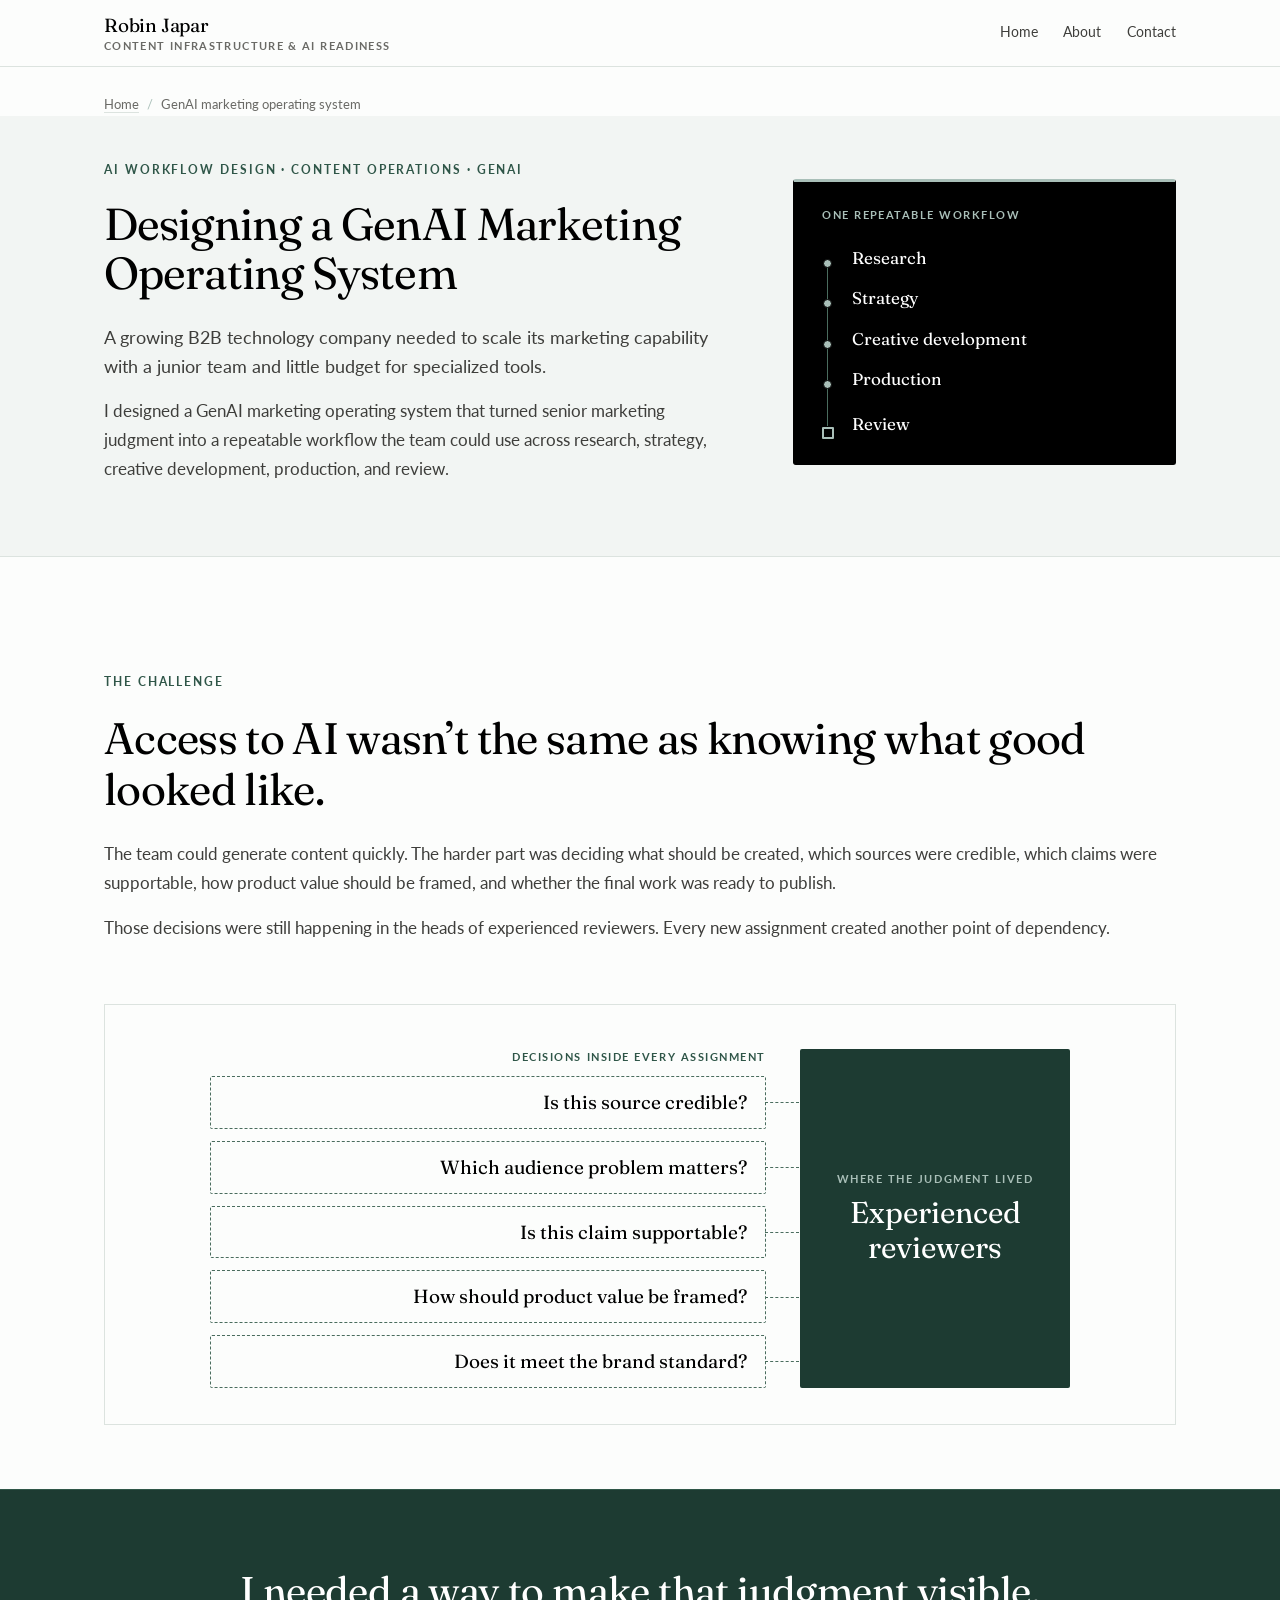
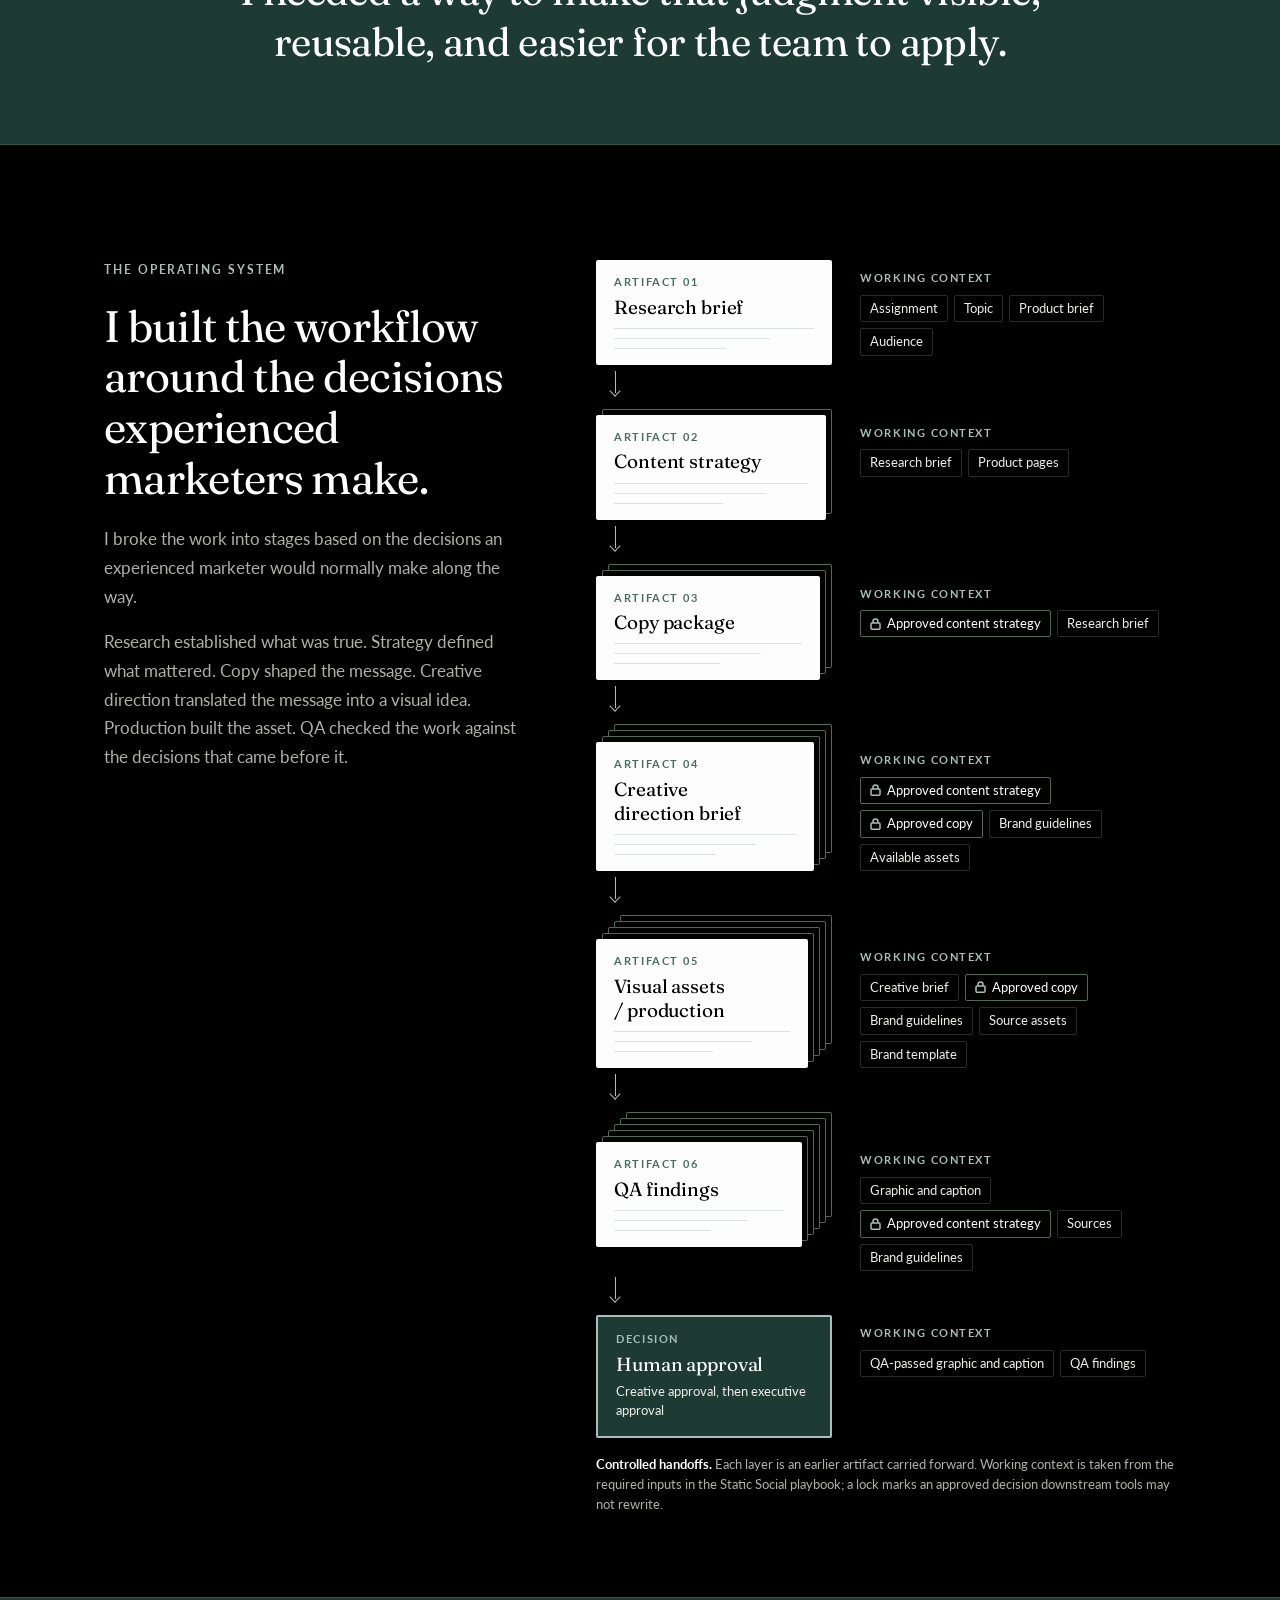
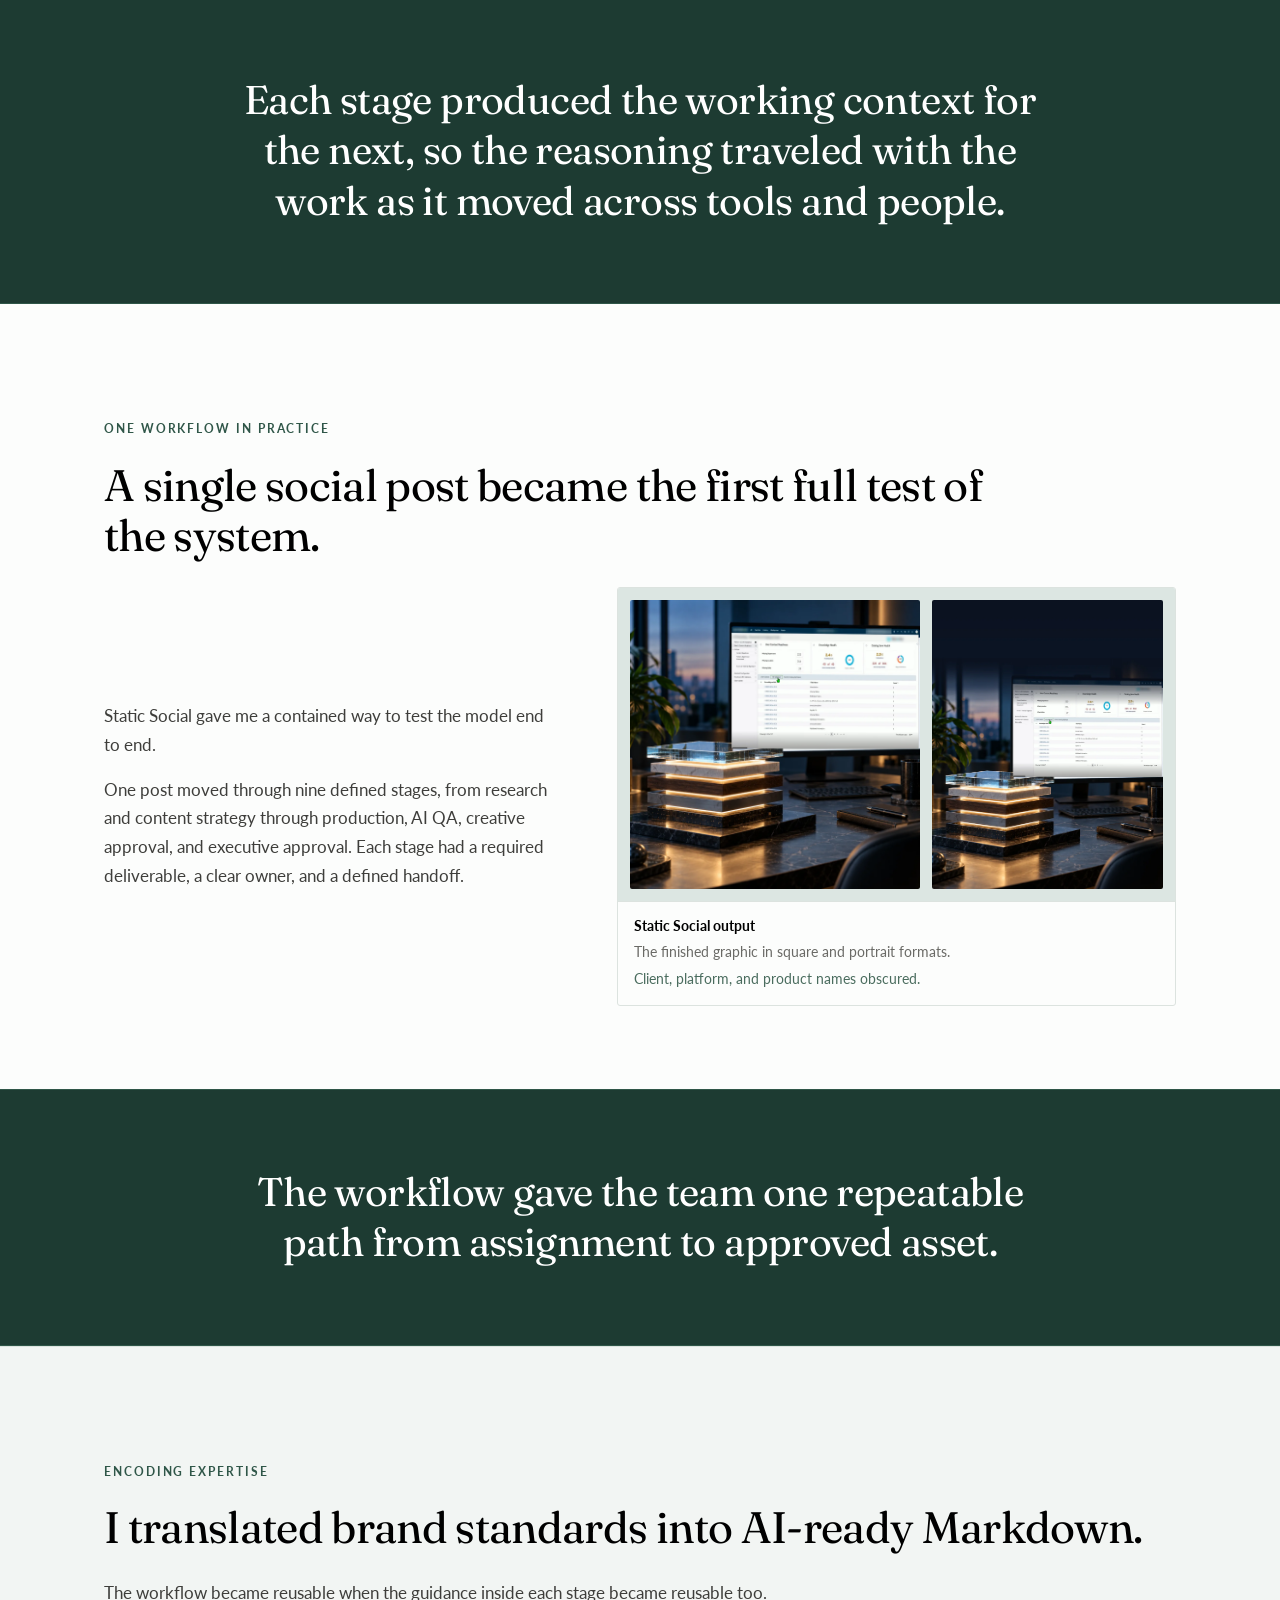
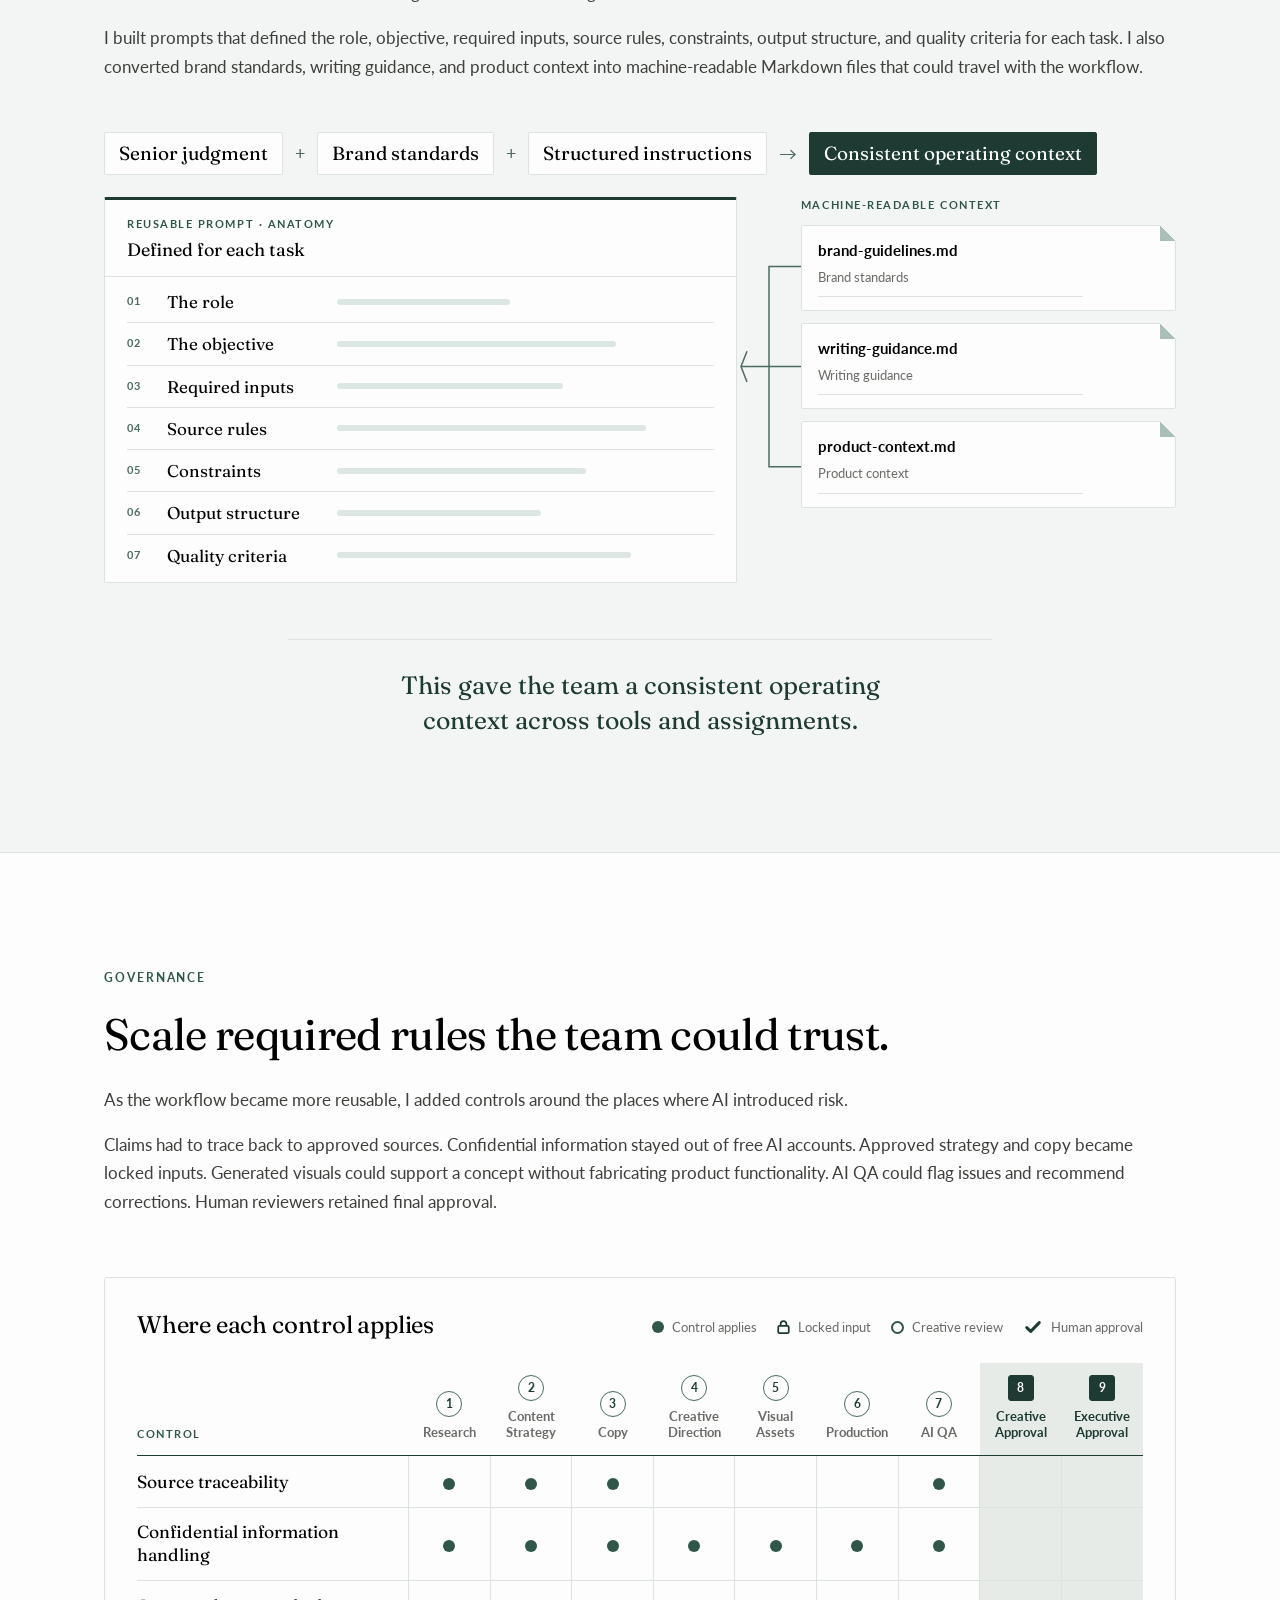
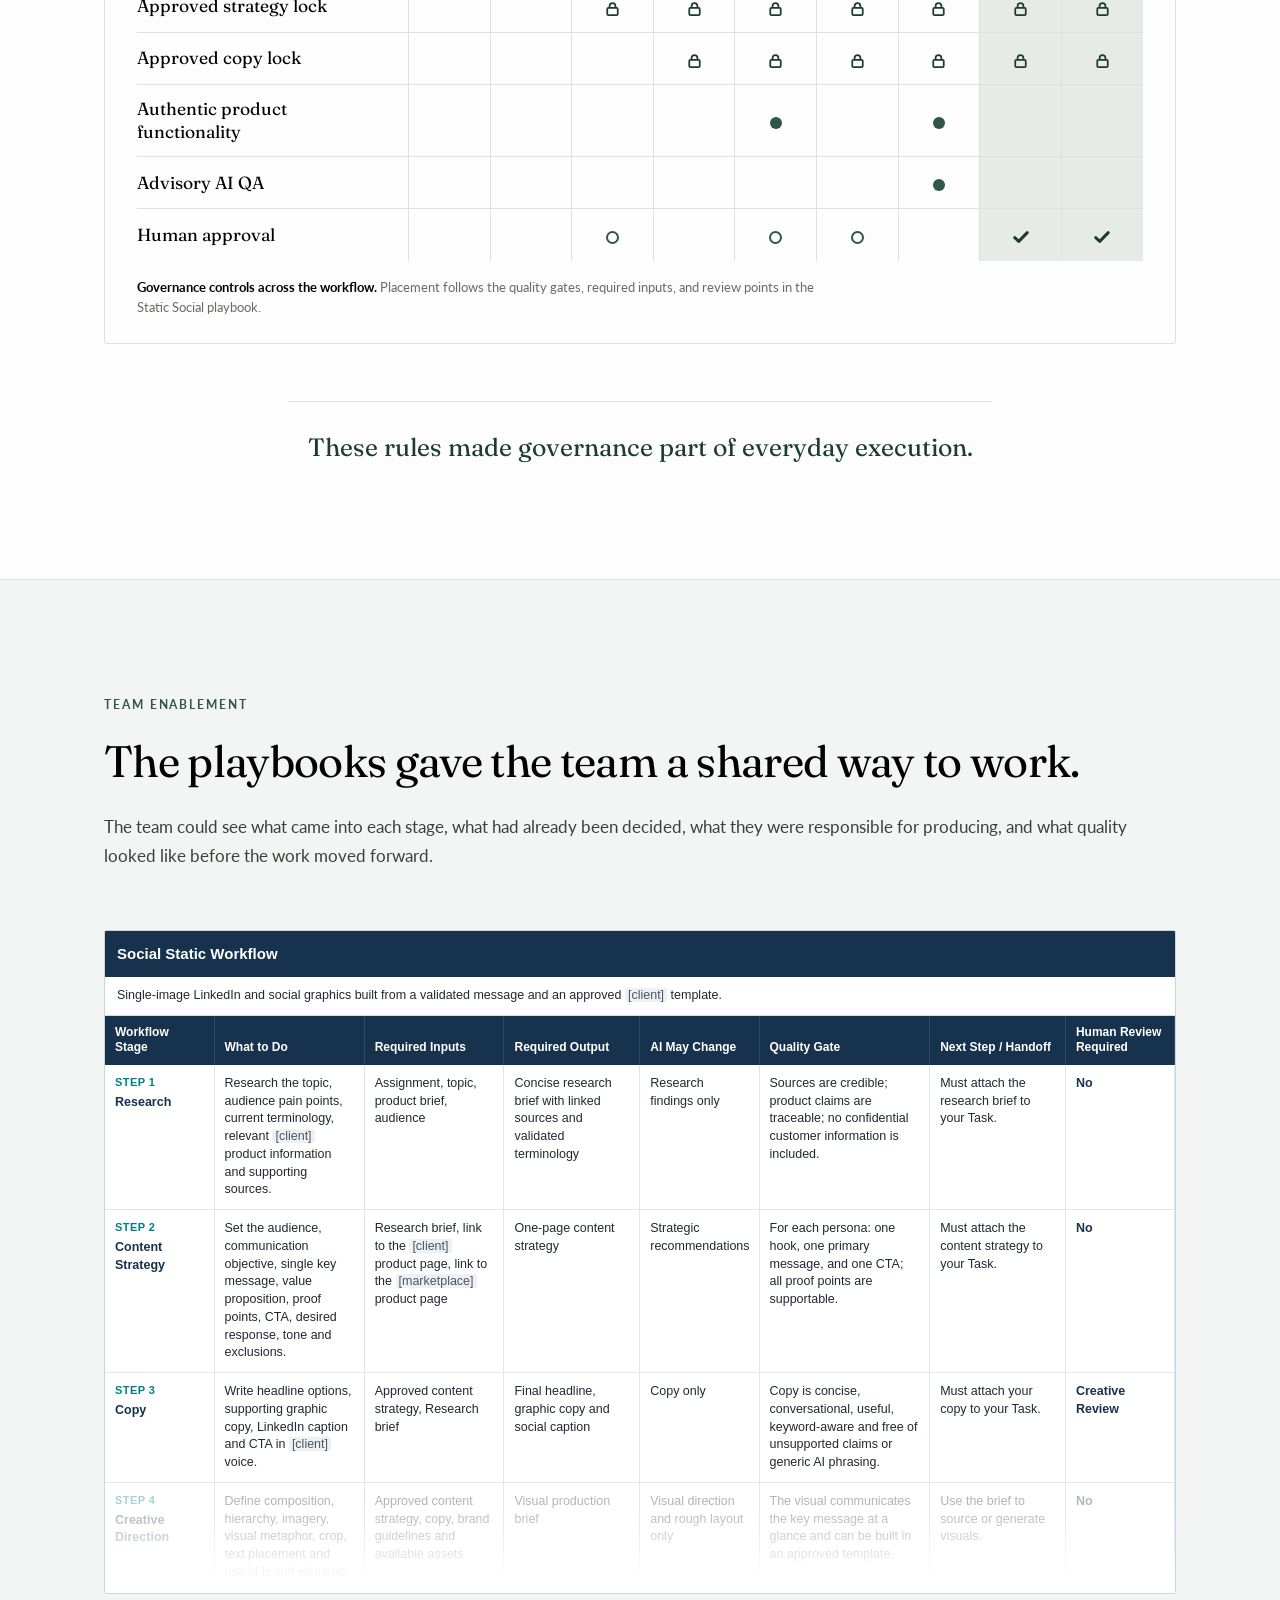
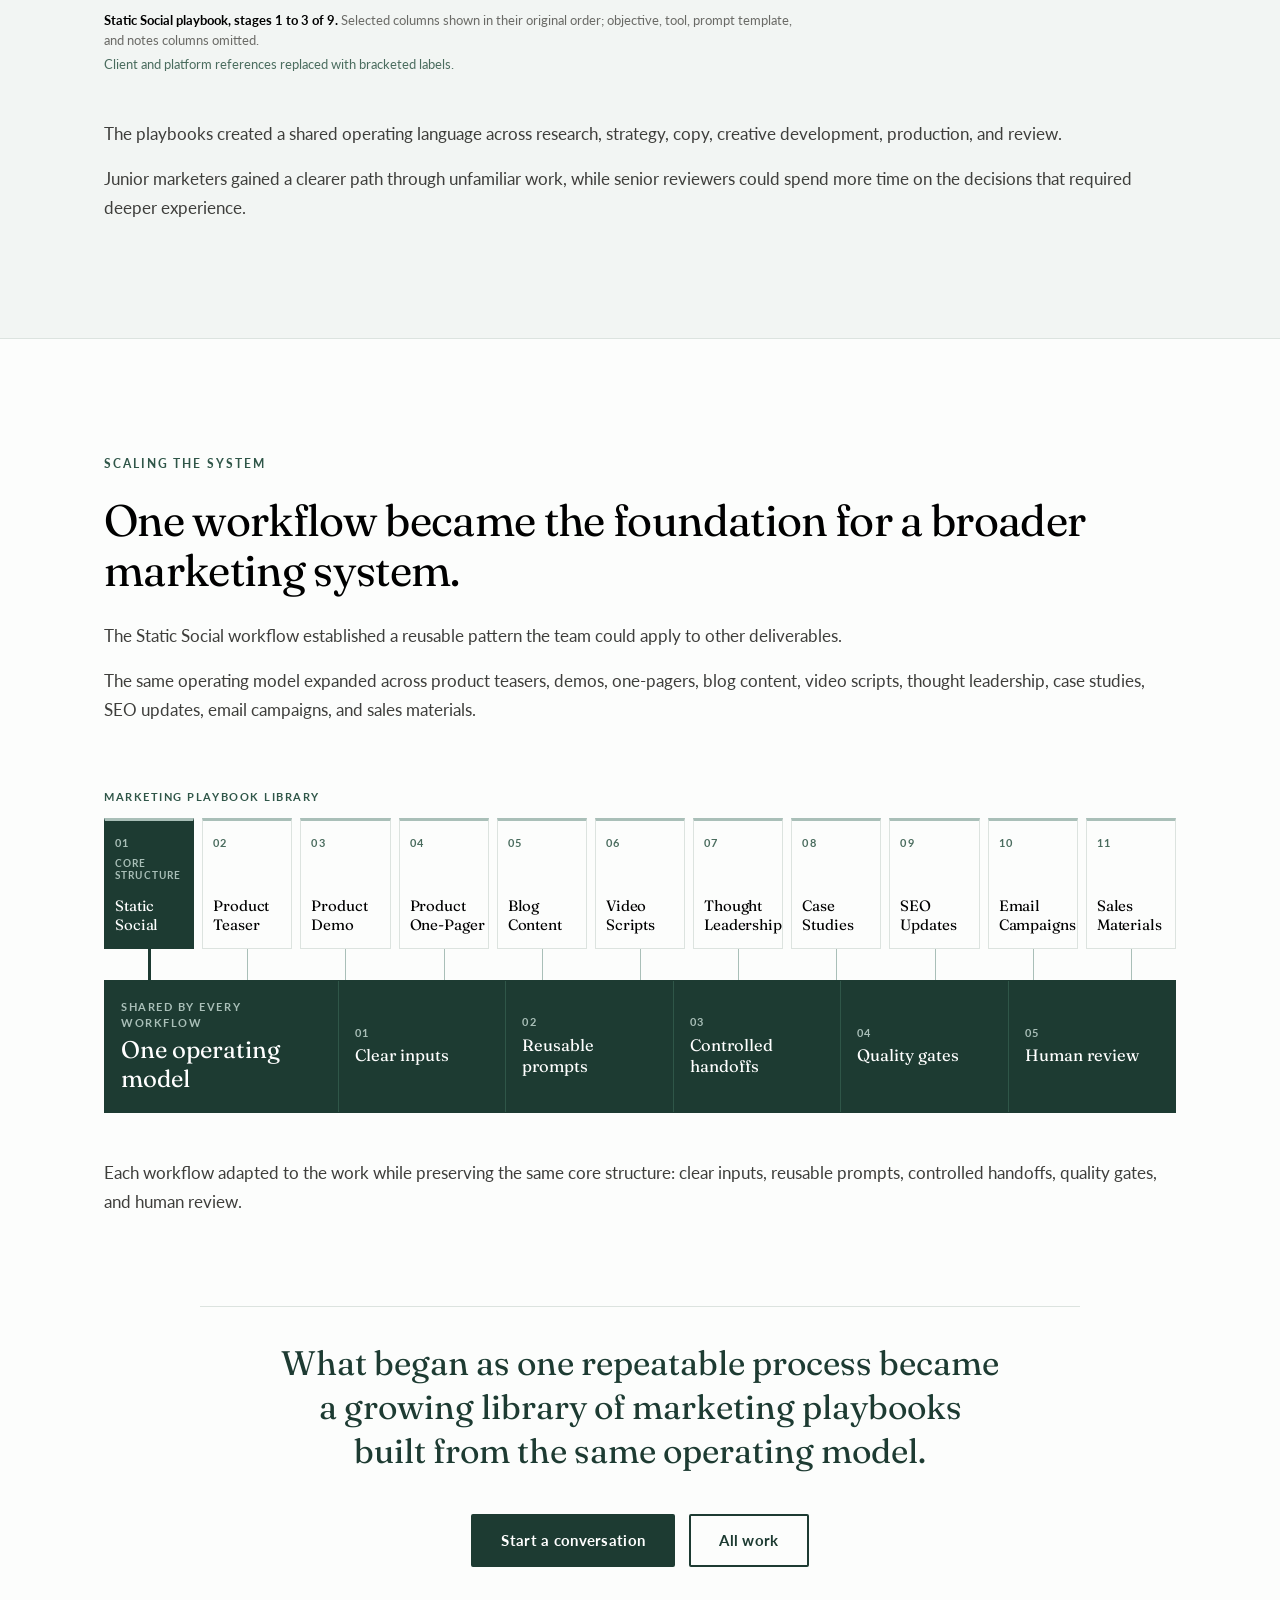
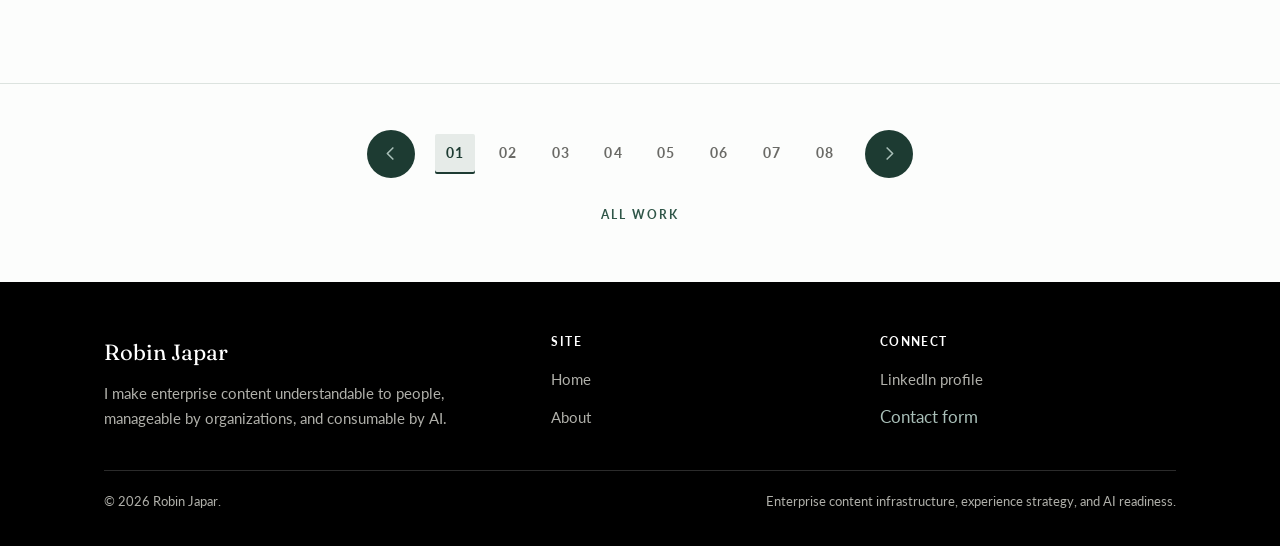
<file: work-genai-marketing-operating-system.html>
<!DOCTYPE html>
<html lang="en">
<head>
<meta charset="utf-8">
<meta name="viewport" content="width=device-width, initial-scale=1">
<title>Designing a GenAI marketing operating system | Robin Japar</title>
<meta name="description" content="I designed a GenAI marketing operating system that turned senior marketing judgment into a repeatable workflow the team could use across research, strategy, creative development, production, and review.">
<link rel="canonical" href="https://www.japarofcontent.com/work/genai-marketing-operating-system">
<link rel="icon" href="assets/favicon.ico" sizes="any">
<link rel="icon" href="assets/favicon.svg" type="image/svg+xml">
<link rel="apple-touch-icon" href="assets/apple-touch-icon.png">
<meta name="theme-color" content="#1D3B32">
<meta name="robots" content="index, follow, max-image-preview:large, max-snippet:-1">
<meta name="author" content="Robin Japar">
<meta property="og:type" content="article">
<meta property="og:site_name" content="Robin Japar">
<meta property="og:locale" content="en_US">
<meta property="og:url" content="https://www.japarofcontent.com/work/genai-marketing-operating-system">
<meta property="og:title" content="Designing a GenAI marketing operating system | Robin Japar">
<meta property="og:description" content="I designed a GenAI marketing operating system that turned senior marketing judgment into a repeatable workflow the team could use across research, strategy, creative development, production, and review.">
<meta property="og:image" content="https://www.japarofcontent.com/assets/social-card.jpg">
<meta property="og:image:alt" content="Robin Japar, enterprise content strategy and AI readiness">
<meta name="twitter:card" content="summary_large_image">
<meta name="twitter:title" content="Designing a GenAI marketing operating system | Robin Japar">
<meta name="twitter:description" content="I designed a GenAI marketing operating system that turned senior marketing judgment into a repeatable workflow the team could use across research, strategy, creative development, production, and review.">
<meta name="twitter:image" content="https://www.japarofcontent.com/assets/social-card.jpg">
<script type="application/ld+json">
{
  "@context": "https://schema.org",
  "@graph": [
    {
      "@type": "Person",
      "@id": "https://www.japarofcontent.com/#robin",
      "name": "Robin Japar",
      "jobTitle": "Enterprise content strategy, experience architecture, and AI readiness leader",
      "url": "https://www.japarofcontent.com/",
      "sameAs": ["https://www.linkedin.com/in/robin-japar"],
      "knowsAbout": [
        "Experience content modeling","Information architecture","UX content strategy","UX design",
        "Product design","Product ownership","AI prompt writing","AI readiness",
        "ServiceNow","Agentic AI","AI workflow design","Content operations"
      ]
    },
    {
      "@type": "BreadcrumbList",
      "itemListElement": [
        {"@type":"ListItem","position":1,"name":"Home","item":"https://www.japarofcontent.com/"},
        {"@type":"ListItem","position":2,"name":"GenAI marketing operating system","item":"https://www.japarofcontent.com/work/genai-marketing-operating-system"}
      ]
    },
    {
      "@type": "CreativeWork",
      "@id": "https://www.japarofcontent.com/work/genai-marketing-operating-system#work",
      "url": "https://www.japarofcontent.com/work/genai-marketing-operating-system",
      "name": "Designing a GenAI Marketing Operating System",
      "headline": "Designing a GenAI Marketing Operating System",
      "about": ["AI workflow design","Content operations","Generative AI","Prompt design","Content governance","Team enablement"],
      "abstract": "Designed a GenAI marketing operating system of reusable prompts, machine-readable brand guidance, structured handoffs, human-in-the-loop reviews, and quality gates, applied first to a nine-stage Static Social workflow and extended into a library of marketing playbooks.",
      "author": {"@id":"https://www.japarofcontent.com/#robin"},
      "creator": {"@id":"https://www.japarofcontent.com/#robin"},
      "inLanguage": "en",
      "isPartOf": {"@id":"https://www.japarofcontent.com/#site"}
    }
  ]
}
</script>
<link rel="preconnect" href="https://fonts.googleapis.com">
<link rel="preconnect" href="https://fonts.gstatic.com" crossorigin>
<link href="https://fonts.googleapis.com/css2?family=Fraunces:opsz,wght@9..144,300..700&family=Lato:wght@300;400;700&display=swap" rel="stylesheet">
<link rel="stylesheet" href="assets/work-pagination.css">
<style>
/* shared system, ported verbatim from the live portfolio stylesheet */


:root{
  
  --paper:#FCFDFC;
  --paper-alt:#F2F5F3;
  --black:#000000;
  --black-soft:#101010;
  --rule:#DCE3DF;
  --rule-dark:#2B2B2B;
  --ink:#000000;
  --body:#3E3E3B;
  --muted:#6A6A66;
  --on-black:#EDEDE9;
  --on-black-mute:#B0B0AA;

  
  --forest-900:#0F2019;
  --forest-800:#163026;
  --forest:#1D3B32;
  --forest-600:#2F5648;
  --green-mid:#4A6C5E;
  --sage:#A9BFB8;
  --sage-100:#DCE6E2;
  --tint:#E6EBE8;
  --band:#F2F5F3;

  --font-display:"Fraunces",Georgia,"Times New Roman",serif;
  --font-body:"Lato",-apple-system,BlinkMacSystemFont,"Segoe UI",sans-serif;

  --shell:1200px;
  --gut:clamp(20px,5vw,64px);
  --sec:clamp(64px,9vw,120px);
}


*,*::before,*::after{box-sizing:border-box}
html{-webkit-text-size-adjust:100%}
body{
  margin:0;background:var(--paper);color:var(--body);
  font-family:var(--font-body);font-size:17px;font-weight:400;line-height:1.72;
  -webkit-font-smoothing:antialiased;overflow-x:hidden;
}
img{max-width:100%;display:block;height:auto}
h1,h2,h3,h4{font-family:var(--font-display);color:var(--ink);font-weight:400;margin:0;text-wrap:balance}
h1{font-size:clamp(35px,5.4vw,64px);line-height:1.08;letter-spacing:-.02em}
h2{font-size:clamp(28px,3.7vw,44px);line-height:1.15;letter-spacing:-.015em}
h3{font-size:clamp(20px,2.1vw,25px);line-height:1.28;letter-spacing:-.008em}
h4{font-size:18px;line-height:1.35}
p{margin:0}
a{color:var(--forest-600)}

.shell{max-width:var(--shell);margin:0 auto;padding-inline:var(--gut)}
.section{padding-block:var(--sec)}
.stack>*+*{margin-top:var(--s,1rem)}

.skip{position:absolute;left:-9999px;top:0;background:var(--forest);color:#fff;padding:12px 20px;z-index:200}
.skip:focus{left:12px;top:12px}

.eyebrow{
  font-family:var(--font-body);font-size:12px;font-weight:700;letter-spacing:.16em;
  text-transform:uppercase;color:var(--forest-600);margin:0 0 20px;
}
.on-dark .eyebrow{color:var(--sage)}
.lede{font-size:clamp(18px,1.9vw,20.5px);line-height:1.66;color:var(--body);text-wrap:pretty}
.on-dark{background:var(--black);color:var(--on-black)}
.on-dark h2,.on-dark h3,.on-dark h4{color:#FFFFFF}
.on-dark .lede{color:var(--on-black-mute)}


.masthead{position:sticky;top:0;z-index:100;background:var(--paper);border-bottom:1px solid var(--rule)}
.masthead-in{display:flex;align-items:center;justify-content:space-between;gap:20px;max-width:var(--shell);margin:0 auto;padding:14px var(--gut)}
.brand{font-family:var(--font-display);font-size:19px;color:var(--ink);text-decoration:none;letter-spacing:-.01em;line-height:1.2}
.brand span{display:block;font-family:var(--font-body);font-size:10.5px;font-weight:700;letter-spacing:.13em;text-transform:uppercase;color:var(--muted);margin-top:3px}
.mainnav{display:flex;align-items:center;gap:clamp(14px,2vw,28px)}
.mainnav a,.mainnav button{font-family:var(--font-body);font-size:14px;color:var(--body);text-decoration:none;padding:6px 0;border:0;border-bottom:2px solid transparent;background:none;cursor:pointer;line-height:inherit}
.mainnav a:hover,.mainnav button:hover,.mainnav a:focus-visible,.mainnav button:focus-visible{color:var(--forest-600);border-bottom-color:var(--sage)}
.mainnav a[aria-current="page"]{color:var(--ink);border-bottom-color:var(--forest)}
.navtoggle{display:none;background:none;border:1px solid var(--rule);border-radius:4px;padding:9px 13px;font-family:var(--font-body);font-size:13px;color:var(--ink);cursor:pointer}


.btn{
  display:inline-block;font-family:var(--font-body);font-size:14.5px;font-weight:700;
  cursor:pointer;line-height:1.5;text-align:center;-webkit-appearance:none;appearance:none;
  letter-spacing:.02em;text-decoration:none;padding:14px 28px;border-radius:2px;
  border:2px solid var(--forest);background:var(--forest);color:#fff;transition:background .18s ease-out,color .18s,border-color .18s,transform .18s ease-out;
}

.btn:hover,.btn:focus-visible{
  background:#fff;border-color:var(--forest);color:var(--forest);
  transform:translateY(-2px);
}
.btn:active{transform:translateY(0)}

.btn.alt{background:transparent;color:var(--forest);border-color:var(--forest)}
.btn.alt:hover,.btn.alt:focus-visible{
  background:var(--forest);border-color:var(--forest);color:#fff;
  transform:translateY(-2px);
}

.on-dark .btn{background:var(--paper);border-color:var(--paper);color:var(--black)}
.on-dark .btn:hover,.on-dark .btn:focus-visible{
  background:transparent;border-color:var(--paper);color:var(--paper);
  transform:translateY(-2px);
}
.on-dark .btn.alt{background:transparent;color:var(--paper);border-color:var(--sage)}
.on-dark .btn.alt:hover,.on-dark .btn.alt:focus-visible{
  background:var(--paper);border-color:var(--paper);color:var(--black);
  transform:translateY(-2px);
}
.btnrow{display:flex;flex-wrap:wrap;gap:14px;margin-top:34px}


a:focus-visible,button:focus-visible,[tabindex]:focus-visible{outline:3px solid var(--forest-600);outline-offset:3px}
.on-dark a:focus-visible,.on-dark button:focus-visible{outline-color:var(--sage)}


.hero{background:var(--paper);border-bottom:1px solid var(--rule)}
.hero-grid{display:grid;grid-template-columns:1.28fr .72fr;gap:clamp(32px,5vw,72px);align-items:stretch;padding-block:clamp(56px,7vw,96px)}
.hero p.lede{margin-top:26px}
.portrait{position:relative;border-radius:3px;overflow:hidden;background:var(--sage-100);min-height:430px}
.portrait img{width:100%;height:100%;object-fit:cover;object-position:50% 22%}
.ph{
  position:absolute;inset:0;display:flex;flex-direction:column;align-items:center;justify-content:center;gap:8px;
  background:var(--sage-100);color:var(--forest);text-align:center;padding:24px;
  font-family:var(--font-body);font-size:13px;line-height:1.6;
}
.ph[hidden]{display:none}
.ph strong{font-size:12px;letter-spacing:.12em;text-transform:uppercase}
.portrait figcaption{
  position:absolute;left:0;right:0;bottom:0;background:linear-gradient(transparent,rgba(15,32,25,.86));
  color:#EEF2F0;font-size:12.5px;line-height:1.5;padding:34px 18px 14px;
}


.proof{background:var(--black);color:var(--on-black)}
.proof-grid{display:grid;grid-template-columns:repeat(3,1fr);gap:1px;background:var(--rule-dark)}
.metric{background:var(--black);padding:clamp(28px,4vw,42px) clamp(16px,2.4vw,30px)}
.metric .val{font-family:var(--font-display);font-size:clamp(34px,4.4vw,52px);line-height:1;color:#FFFFFF;font-weight:300;letter-spacing:-.02em}
.metric .lbl{font-size:14px;line-height:1.6;color:var(--on-black-mute);margin-top:14px;max-width:30ch}


.systems{border:1px solid var(--rule-dark);border-radius:3px;padding:clamp(20px,3vw,34px);background:var(--black-soft)}
.chain{display:grid;grid-template-columns:1fr;gap:0;--dot-y:22px}
.node{position:relative;padding:15px 0 15px 26px;background:none;border:0;border-radius:0}
.node::before{
  content:"";position:absolute;left:-5px;top:var(--dot-y);width:9px;height:9px;border-radius:50%;
  background:var(--sage);border:1px solid var(--black);z-index:1;
}

.node::after{
  content:"";position:absolute;left:-1px;top:calc(var(--dot-y) + 5.5px);width:1px;height:100%;
  background:var(--green-mid);z-index:0;
}
.node:last-child{padding-bottom:0}
.node:last-child::after{display:none}
.node:last-child::before{background:var(--tint)}
.node .n-t{font-family:var(--font-display);font-size:18px;color:#FFFFFF;line-height:1.2}
.node .n-d{font-size:13px;line-height:1.55;color:var(--on-black-mute);margin-top:5px}
.chain-cap{font-size:13px;color:var(--sage);margin-top:18px;border-top:1px solid var(--rule-dark);padding-top:16px}


.pov-grid{display:grid;grid-template-columns:1.15fr .85fr;gap:clamp(32px,5vw,66px);align-items:start}
.pillars{display:grid;grid-template-columns:repeat(2,1fr);gap:1px;background:var(--rule-dark);margin-top:34px;border:1px solid var(--rule-dark)}
.pillar{background:var(--black);padding:22px 20px}
.pillar h4{color:#FFFFFF;font-size:17px}
.pillar p{font-size:14px;line-height:1.6;color:var(--on-black-mute);margin-top:7px}


.tchev{display:none}
.tnode:hover .tlabel,.tnode:focus-visible .tlabel{color:var(--ink)}
.tnode:hover .tdot,.tnode:focus-visible .tdot{transform:scale(1.18);border-color:var(--forest);border-width:3px}
.tnode:hover .tdot i,.tnode:focus-visible .tdot i{background:var(--forest);transform:scale(1.15)}
.track{position:relative;margin-top:44px}
.track-line{display:none}
.track-nodes{position:relative;display:grid;grid-template-columns:repeat(6,1fr);gap:8px}
.tnode{
  background:none;border:0;padding:0 6px 0 0;text-align:left;cursor:pointer;font-family:var(--font-body);
  display:grid;align-content:start;justify-items:start;width:100%;position:relative;
}
.tnode::before{
  content:"";position:absolute;left:14px;right:-22px;top:13px;height:2px;
  background:var(--sage);z-index:0;
}
.tnode:last-child::before{display:none}
.tdot{position:relative;z-index:1;width:28px;height:28px;border-radius:50%;background:var(--paper);border:2px solid var(--green-mid);display:grid;place-items:center;transition:transform .18s ease-out,border-color .18s,border-width .18s,background .18s}
.tdot i{width:9px;height:9px;border-radius:50%;background:var(--green-mid);display:block;transition:transform .18s ease-out,background .18s;font-style:normal}
.tnode.is-open .tdot{border-color:var(--forest);background:var(--forest);transform:scale(1.16)}
.tnode.is-open .tdot i{background:var(--tint)}
.tnode.is-open:hover .tdot{transform:scale(1.24)}
.tlabel{font-size:13px;line-height:1.45;color:var(--muted);margin-top:14px;max-width:16ch;display:block;min-height:2.9em}
.tnode.is-open .tlabel{color:var(--ink);font-weight:700}
.tstage{font-size:11px;font-weight:700;letter-spacing:.13em;text-transform:uppercase;color:var(--forest-600);display:block;margin-top:10px}
.panel{
  margin-top:44px;background:var(--band);border:1px solid var(--rule);border-left:4px solid var(--forest);
  border-radius:0;padding:clamp(24px,3.4vw,38px);
}
.panel .quote{font-family:var(--font-display);font-size:clamp(20px,2.5vw,27px);line-height:1.34;color:var(--ink);max-width:34ch}
.panel .proofpt{margin-top:18px;max-width:62ch}
.panel .meta{display:flex;flex-wrap:wrap;gap:10px 26px;margin-top:22px;font-size:13.5px;color:var(--muted)}
.panel .meta b{color:var(--ink);font-weight:700}


.cards{display:grid;grid-template-columns:repeat(3,1fr);gap:1px;background:var(--rule);border:1px solid var(--rule);margin-top:44px}
.card{background:var(--paper);padding:clamp(22px,2.6vw,30px)}
.card .idx{font-size:11.5px;font-weight:700;letter-spacing:.14em;color:var(--forest-600);text-transform:uppercase}
.card h3{margin-top:12px;font-size:21px}
.card p{margin-top:11px;font-size:15.5px;line-height:1.62;color:var(--muted)}


.work{display:grid;grid-template-columns:repeat(3,1fr);gap:clamp(20px,2.6vw,30px);margin-top:44px}
.wcard{display:flex;flex-direction:column;border:1px solid var(--rule);border-radius:3px;overflow:hidden;background:var(--paper)}
.wthumb{aspect-ratio:16/10;background:var(--sage-100);position:relative;border-bottom:1px solid var(--rule)}
.wthumb img{width:100%;height:100%;object-fit:cover}
.wbody{padding:clamp(20px,2.4vw,26px);display:flex;flex-direction:column;flex:1}
.wtag{font-size:11px;font-weight:700;letter-spacing:.13em;text-transform:uppercase;color:var(--forest-600)}
.wcard h3{margin-top:12px;font-size:21px}
.wfields{margin-top:18px;border-top:1px solid var(--rule);padding-top:16px;display:grid;gap:11px}
.field{display:grid;grid-template-columns:88px minmax(0,1fr);gap:12px;font-size:14px;line-height:1.55}
.field dt{font-weight:700;color:var(--ink);font-size:11.5px;letter-spacing:.09em;text-transform:uppercase;padding-top:2px}
.field dd{margin:0;color:var(--muted)}
.wai{margin-top:16px;background:var(--tint);border-left:3px solid var(--green-mid);padding:13px 15px;font-size:14px;line-height:1.6;color:var(--forest-800)}
.wai b{display:block;font-size:11px;letter-spacing:.11em;text-transform:uppercase;margin-bottom:5px;color:var(--forest)}
.wlink{margin-top:auto;padding-top:20px;font-size:14.5px;font-weight:700;color:var(--forest-600);text-decoration:none;display:inline-block}
.wlink:hover{text-decoration:underline}


.rec{display:grid;grid-template-columns:repeat(4,1fr);gap:1px;background:var(--rule-dark);border:1px solid var(--rule-dark);margin-top:44px}
.rcol{background:var(--black);padding:24px 20px}
.rcol h3{font-size:19px;color:#FFFFFF}
.rcol ul{margin:14px 0 0;padding:0;list-style:none}
.rcol li{font-size:14px;line-height:1.55;color:var(--on-black-mute);padding-left:16px;position:relative;margin-top:9px}
.rcol li::before{content:"";position:absolute;left:0;top:9px;width:6px;height:1px;background:var(--green-mid)}


.closing{background:var(--paper-alt);border-top:1px solid var(--rule)}
.closing-in{display:grid;grid-template-columns:1.2fr .8fr;gap:clamp(28px,5vw,64px);align-items:center}


.foot{background:var(--black);color:var(--on-black-mute);padding-block:52px 34px}
.foot-grid{display:grid;grid-template-columns:1.4fr 1fr 1fr;gap:32px}
.foot h4{color:#FFFFFF;font-family:var(--font-body);font-size:11.5px;letter-spacing:.13em;text-transform:uppercase;font-weight:700}
.foot ul{list-style:none;margin:14px 0 0;padding:0}
.foot li{margin-top:9px}
.foot a{color:var(--on-black-mute);text-decoration:none;font-size:14.5px}
.foot a:hover{color:#fff;text-decoration:underline}
.foot .sig{font-family:var(--font-display);font-size:22px;color:#FFFFFF}
.foot .tag{font-size:14.5px;margin-top:10px;max-width:40ch;color:var(--on-black-mute)}
.foot-base{border-top:1px solid var(--rule-dark);margin-top:38px;padding-top:20px;font-size:12.5px;display:flex;flex-wrap:wrap;gap:12px;justify-content:space-between}


.cf-backdrop{position:absolute;inset:0;background:rgba(10,14,12,.62);z-index:300;display:none}
.cf-backdrop[data-open="true"]{display:block}
.cf-dialog{
  position:absolute;left:50%;transform:translateX(-50%);width:min(620px,calc(100vw - 32px));
  background:var(--paper);border:1px solid var(--rule);border-radius:4px;z-index:301;
  box-shadow:0 24px 70px rgba(10,14,12,.28);
}
.cf-head{display:flex;justify-content:space-between;align-items:flex-start;gap:18px;padding:26px 28px 0}
.cf-head h2{font-size:26px}
.cf-head p{font-size:15px;color:var(--muted);margin-top:9px;max-width:46ch}
.cf-close{
  background:none;border:1px solid var(--rule);border-radius:3px;width:34px;height:34px;flex:0 0 34px;
  cursor:pointer;color:var(--body);font-size:17px;line-height:1;display:grid;place-items:center;
}
.cf-close:hover{border-color:var(--forest);color:var(--forest)}
.cf-body{padding:22px 28px 28px}
.cf-row{display:grid;grid-template-columns:1fr 1fr;gap:14px}
.cf-field{margin-top:16px;display:block}
.cf-field label{display:block;font-size:12px;font-weight:700;letter-spacing:.09em;text-transform:uppercase;color:var(--ink);margin-bottom:7px}
.cf-field .opt{color:var(--muted);font-weight:400;letter-spacing:0;text-transform:none;font-size:12.5px}
.cf-field input,.cf-field select,.cf-field textarea{
  width:100%;font-family:var(--font-body);font-size:15.5px;color:var(--ink);background:var(--paper);
  border:1px solid var(--rule);border-radius:3px;padding:11px 12px;line-height:1.5;
}
.cf-field textarea{min-height:112px;resize:vertical}
.cf-field input:focus,.cf-field select:focus,.cf-field textarea:focus{outline:3px solid var(--forest-600);outline-offset:1px;border-color:var(--forest-600)}
.cf-field input[aria-invalid="true"],.cf-field textarea[aria-invalid="true"],.cf-field select[aria-invalid="true"]{border-color:#8C2F2F}
.cf-err{display:block;font-size:13px;color:#8C2F2F;margin-top:6px;min-height:0}
.cf-hp{position:absolute;left:-9999px;width:1px;height:1px;overflow:hidden}
.cf-actions{display:flex;flex-wrap:wrap;gap:12px;align-items:center;margin-top:24px;padding-top:20px;border-top:1px solid var(--rule)}
.cf-note{font-size:13px;color:var(--muted);margin-top:14px}
.cf-status{padding:14px 16px;border-radius:3px;font-size:15px;line-height:1.6;margin-top:18px}
.cf-status.ok{background:var(--tint);border-left:3px solid var(--forest);color:var(--forest-800)}
.cf-status.bad{background:#F7ECEC;border-left:3px solid #8C2F2F;color:#6B2020}
.cf-linkbtn{background:none;border:0;padding:0;font:inherit;color:var(--sage);cursor:pointer;text-decoration:none}
.cf-linkbtn:hover{color:#fff;text-decoration:underline}
@media (max-width:620px){.cf-row{grid-template-columns:1fr}.cf-head,.cf-body{padding-left:20px;padding-right:20px}}


@media (max-width:1000px){
  .hero-grid{grid-template-columns:1fr;gap:34px}
  .portrait{max-width:340px;aspect-ratio:4/5;min-height:0;margin-inline:auto}
  .proof-grid{grid-template-columns:repeat(2,1fr)}
  .pov-grid,.closing-in{grid-template-columns:1fr}
  .cards,.work,.rec{grid-template-columns:repeat(2,1fr)}
  .foot-grid{grid-template-columns:1fr 1fr}
}
@media (max-width:760px){
  .navtoggle{display:block}
  .mainnav{display:none;position:absolute;top:100%;left:0;right:0;background:var(--paper);border-bottom:1px solid var(--rule);flex-direction:column;align-items:stretch;gap:0;padding:6px var(--gut) 16px}
  .mainnav.open{display:flex}
  .mainnav a,.mainnav button{padding:12px 0;border-bottom:1px solid var(--rule);text-align:left;width:100%}
  .masthead-in{position:relative}
  .tlabel{min-height:0}
  .track-nodes{grid-template-columns:1fr;gap:0}
  .tnode{grid-template-columns:28px minmax(0,1fr) 16px;gap:0 14px;align-items:start;padding:12px 10px 22px;margin-left:0;border-left:0;border-radius:5px;min-height:56px}
  .tnode:last-child{padding-bottom:12px}
  .tnode::before{display:block;left:23px;right:auto;top:26px;width:2px;height:100%;background:var(--sage)}
  .tnode:hover,.tnode:focus-visible{background:var(--paper-alt)}
  .tnode.is-open{background:var(--tint)}
  .tchev{display:block;align-self:center;width:9px;height:9px;border-right:2px solid var(--green-mid);border-bottom:2px solid var(--green-mid);transform:rotate(-45deg);transition:transform .2s}
  .tnode.is-open .tchev{transform:rotate(45deg);border-color:var(--forest)}


  .track{margin-top:26px}
  .panel.inline{position:relative;margin:0 0 0 52px;padding:22px 20px 24px;border-left-width:3px}
  .panel.inline::before{content:"";position:absolute;left:-32px;top:0;bottom:-26px;width:2px;background:var(--sage)}
  .panel.inline[data-last]::before{display:none}
  .panel.inline .quote{font-size:20px;max-width:none}
  .panel.inline .meta{gap:10px 0;flex-direction:column}

  .tlabel,.tstage{margin-top:0;max-width:none}
  .tstage{margin-top:4px}
  .cards,.work,.rec,.proof-grid,.pillars{grid-template-columns:1fr}
  .foot-grid{grid-template-columns:1fr}
  body{font-size:16px}
}
@media (prefers-reduced-motion:reduce){
  *{transition:none!important;animation:none!important;scroll-behavior:auto!important}
}


/* case study modules, ported as complete rules */
.crumbs{font-size:13px;color:var(--muted);padding-top:26px}
.crumbs a{color:var(--muted);text-decoration:none;border-bottom:1px solid var(--rule)}
.crumbs a:hover{color:var(--forest-600);border-bottom-color:var(--forest-600)}
.crumbs span{margin:0 8px;color:var(--sage)}
.case-hero{background:var(--paper-alt);border-bottom:1px solid var(--rule)}
.case-hero .inner{
  padding-block:clamp(28px,3.5vw,44px) clamp(46px,6vw,72px);
  display:grid;grid-template-columns:minmax(0,1.25fr) minmax(280px,.75fr);
  gap:clamp(28px,4vw,64px);align-items:center;
}
.nb{white-space:nowrap}
.case-hero h1{margin-top:8px;font-size:clamp(30px,3.5vw,45px);text-wrap:pretty;hyphens:none}
.brief{margin-top:26px;font-size:18px;line-height:1.62;color:var(--body);text-wrap:pretty}
.jump a span{font-size:15px;transition:transform .18s ease-out}
.proofcard{
  display:block;align-self:center;background:var(--black);border:1px solid var(--black);
  border-top:3px solid var(--sage);
  border-radius:3px;padding:26px 28px 24px;text-decoration:none;
}
.pc-k{display:block;font-size:10.5px;font-weight:700;letter-spacing:.14em;text-transform:uppercase;color:var(--sage)}
.pc-h{display:block;margin-top:10px;font-family:var(--font-display);font-size:23px;line-height:1.2;color:#FFFFFF}
.pc-b{display:block;margin-top:12px;font-size:14.5px;line-height:1.58;color:var(--on-black-mute)}
.pc-m{display:block;margin-top:16px;padding-top:14px;border-top:1px solid var(--rule-dark);
  font-size:12.5px;font-weight:700;letter-spacing:.05em;color:var(--sage)}
.evidence{border:1px solid var(--rule);background:var(--paper);border-radius:3px;overflow:hidden}
.evidence .ph{position:static;aspect-ratio:4/3}
.evidence .shot{background:var(--sage-100);position:relative;line-height:0}
.evidence .shot img{width:100%;height:auto;display:block}
.evidence figcaption{padding:14px 16px;font-size:13.5px;line-height:1.6;color:var(--muted);border-top:1px solid var(--rule)}
.evidence figcaption b{display:block;color:var(--ink);font-size:13.5px;margin-bottom:4px}
.figband{border-block:1px solid var(--rule-dark)}
.method{display:grid;grid-template-columns:repeat(5,1fr);gap:10px;margin-top:38px;position:relative}
.mstep{position:relative;padding-top:46px}
.mstep::before{content:"";position:absolute;left:16px;right:-26px;top:15px;height:2px;background:var(--d2)}
.mstep:last-child::before{display:none}
.mstep .num{position:absolute;left:0;top:0;width:32px;height:32px;border-radius:50%;
  background:var(--forest);color:#fff;display:grid;place-items:center;font-size:13px;font-weight:700;z-index:1}
.mstep h3{margin:0;font-size:16px;line-height:1.3;font-family:var(--font-display);font-weight:400}
.mstep p{margin-top:10px;font-size:13.5px;line-height:1.6;color:var(--muted)}
@media (max-width:900px){
  .method{grid-template-columns:1fr;gap:0}
  .mstep{padding:0 0 26px 48px}
  .mstep::before{left:15px;right:auto;top:32px;bottom:0;width:2px;height:auto}
  .mstep:last-child::before{display:none}
  .mstep .num{left:0;top:0}
}
.todo{background:#FFF6E5;border-bottom:1px dashed #B08900;color:#6B5300;padding:0 3px}
@media (max-width:900px){
  .case-hero .inner{grid-template-columns:1fr;gap:0}
  .proofcard{margin-top:30px}
  .results,.ai-grid,.awards,          .evidence{max-width:520px}
}
.sr-only{position:absolute;width:1px;height:1px;overflow:hidden;clip:rect(0 0 0 0);white-space:nowrap}
.method-close{
  margin:clamp(38px,4.4vw,58px) auto 0;padding-top:28px;border-top:1px solid var(--rule);
  text-align:center;max-width:44ch;
  font-family:var(--font-display);font-size:clamp(19px,2.1vw,25px);line-height:1.38;
  color:var(--forest);text-wrap:balance;
}

.figband{border-block:1px solid var(--rule-dark)}
.figband{background:var(--black);padding-block:clamp(52px,6.5vw,88px)}
.figband .eyebrow{color:var(--sage)}
.figband h2{color:#fff;max-width:none;text-wrap:pretty}
.figband .lede{color:var(--on-black-mute);max-width:none}
.figgrid{display:grid;grid-template-columns:repeat(2,minmax(0,1fr));gap:1px;background:var(--rule-dark);
  border:1px solid var(--rule-dark);margin-top:clamp(32px,4vw,48px)}
@media (max-width:520px){
  .figgrid{grid-template-columns:1fr}
}
.figcell{background:var(--black);padding:28px 26px 30px}
.figcell .fn{font-family:var(--font-display);font-size:clamp(30px,3.4vw,42px);line-height:1;
  color:#fff;letter-spacing:-.02em}
.figcell .fl{margin-top:12px;font-size:14.5px;line-height:1.55;color:var(--on-black-mute)}
.fignote{
  margin:clamp(34px,4vw,50px) auto 0;padding-top:26px;border-top:1px solid var(--rule-dark);
  text-align:center;max-width:46ch;
  font-family:var(--font-display);font-size:clamp(19px,2.1vw,25px);line-height:1.38;
  color:var(--sage);text-wrap:balance;
}
.band{background:var(--paper-alt);border-block:1px solid var(--rule)}
.body-copy{max-width:64ch}
.body-copy p+p{margin-top:1.05em}
.figcap{font-size:13px;line-height:1.55;color:var(--muted)}
.bandhead{display:block}
.bandhead h2{max-width:none;text-wrap:pretty}
.bandhead .lede,.bandhead .body{margin-top:24px;max-width:none}
.bandhead .body p+p{margin-top:16px}
.sr-only{position:absolute;width:1px;height:1px;overflow:hidden;clip:rect(0 0 0 0);white-space:nowrap}
.zoom{display:block;width:100%;padding:0;border:0;background:var(--sage-100);cursor:zoom-in;line-height:0;position:relative}
.zoom::after{
  content:"Click to enlarge";position:absolute;right:10px;bottom:10px;
  font-family:var(--font-body);font-size:11px;font-weight:700;letter-spacing:.1em;text-transform:uppercase;
  background:rgba(15,32,25,.82);color:var(--paper);padding:5px 9px;border-radius:2px;opacity:0;transition:opacity .18s;
}
.zoom:hover::after,.zoom:focus-visible::after{opacity:1}
.lb{position:absolute;inset:0;z-index:400;background:rgba(10,14,12,.9);display:none;padding:24px}
.lb[data-open="true"]{display:block}
.lb-inner{position:absolute;left:50%;transform:translateX(-50%);width:min(1240px,calc(100vw - 48px))}
.lb img{width:100%;height:auto;border-radius:3px;background:var(--paper)}
.lb-cap{margin-top:14px;font-size:14px;line-height:1.6;color:var(--on-black-mute);max-width:80ch}
.lb-close{
  position:absolute;right:0;top:-46px;background:none;border:1px solid rgba(236,236,233,.4);color:var(--paper);
  border-radius:3px;min-width:44px;min-height:36px;padding:6px 14px;cursor:pointer;font-family:var(--font-body);font-size:13px;
}
.lb-close:hover{border-color:var(--paper)}
@media (max-width:900px){
  .lb-close{top:auto;bottom:-46px;right:50%;transform:translateX(50%)}
}
.evstack{display:grid;gap:22px;align-content:start}
.nb{white-space:nowrap}
.decisions{display:grid;grid-template-columns:repeat(3,minmax(0,1fr));gap:1px;background:var(--rule);border:1px solid var(--rule);margin-top:40px}
.decision{background:var(--paper);padding:28px 30px 30px}
.decision .n{font-family:var(--font-display);font-size:15px;color:var(--green-mid)}
.decision h3{margin-top:14px;font-size:21px}
.decision p{margin-top:12px;font-size:15.5px;line-height:1.62;color:var(--muted)}
.decision:nth-child(1){border-top:3px solid var(--d4)}
.decision:nth-child(2){border-top:3px solid var(--d3)}
.decision:nth-child(3){border-top:3px solid var(--d2)}
@media (max-width:820px){
  .decisions{grid-template-columns:1fr}
}

/* ---------------------------------------------------------------
   PAGE MODULES: GenAI marketing operating system
   New for this case study. Built from existing tokens only.
   Every module is prefixed gm- so nothing leaks into other pages.
   --------------------------------------------------------------- */
:root{--d1:#DCE6E2;--d2:#A9BFB8;--d3:#4A6C5E;--d4:#1D3B32}

/* ported verbatim from the friction mapping case study */
.statementband{background:var(--black);padding-block:clamp(48px,6vw,84px);margin-top:clamp(44px,5vw,72px)}
.section.hasband{padding-bottom:0;border-bottom:0}
.demand-close{
  margin:0 auto;text-align:center;max-width:38ch;
  font-family:var(--font-display);font-weight:400;
  font-size:clamp(24px,3.2vw,40px);line-height:1.26;letter-spacing:-.015em;
  color:var(--sage);text-wrap:balance;
}

/* section heads, body copy, shared figure furniture */
.stackhead h2{max-width:none;text-wrap:pretty}
.stackhead .lede{margin-top:20px;font-size:18px;line-height:1.66;max-width:64ch;color:var(--body)}
.on-dark .stackhead .lede{color:var(--on-black-mute)}
.twocol{columns:2;column-gap:clamp(28px,4vw,58px);margin-top:26px;font-size:17px;line-height:1.7}
.twocol p{break-inside:avoid;margin:0 0 16px}
.twocol p:last-child{margin-bottom:0}
.bandhead{display:grid;grid-template-columns:minmax(0,.8fr) minmax(0,1.2fr);gap:clamp(28px,4vw,58px);align-items:start}
.bandhead h2{max-width:none;text-wrap:pretty}
.bandhead .body{font-size:17px;line-height:1.7}
.bandhead .body p+p{margin-top:16px}
.gm-body{font-size:17px;line-height:1.7;max-width:64ch}
.gm-body p+p{margin-top:16px}
.gm-after{margin-top:clamp(30px,3.6vw,46px)}
.gm-key{display:block;font-family:var(--font-body);font-size:11px;font-weight:700;letter-spacing:.14em;text-transform:uppercase;color:var(--forest-600);line-height:1.4}
.on-dark .gm-key{color:var(--sage)}
.gm-cap{margin-top:16px;font-size:13px;line-height:1.55;color:var(--muted);max-width:86ch}
.gm-cap b{color:var(--ink)}
.on-dark .gm-cap{color:var(--on-black-mute)}
.on-dark .gm-cap b{color:#fff}
.gm-cap .nda{display:block;margin-top:4px;color:var(--green-mid)}
.on-dark .method-close{border-top-color:var(--rule-dark);color:var(--sage)}
.gm-lock{display:inline-block;width:11px;height:12px;flex:none;vertical-align:-1px}
.gm-lock path,.gm-lock rect{fill:none;stroke:currentColor;stroke-width:1.5}

/* ============ 1. HERO: the operating system as a layered chain ============ */
.gm-hero-body{margin-top:16px;font-size:17px;line-height:1.7;color:var(--body);max-width:62ch}
.gm-hero-body p+p{margin-top:14px}
.case-hero .inner.gm-heroin{align-items:start}
.gm-os{margin:0;padding:24px 28px 20px}
.gm-os ol{list-style:none;margin:14px 0 0;padding:0 0 0 6px;--dot-y:18px}
.gm-os .node{padding:8px 0 8px 24px}
.gm-os .n-t,.gm-os .n-d{display:block}
.gm-os .n-t{font-size:17px}
.gm-os .n-d{font-size:12.5px;font-style:italic;margin-top:2px;line-height:1.4}
.gm-os .node.is-human{margin-top:4px}
.gm-os .node.is-human:last-child::before{width:12px;height:12px;left:-6.5px;top:calc(var(--dot-y) + 2px);border-radius:1px;background:var(--black);border:2px solid var(--sage)}
.gm-os .node.is-human .n-d{font-style:normal;font-weight:700;color:var(--sage);letter-spacing:.02em}
.gm-os figcaption{margin-top:14px}
.gm-os .node{padding:10px 0 10px 24px}
.gm-os ol{--dot-y:21px}

/* ============ 2. THE CHALLENGE: the decision landscape ============ */
.gm-dmap{margin:clamp(40px,4.8vw,64px) 0 0;border:1px solid var(--rule);background:var(--paper);padding:clamp(26px,3.4vw,44px) clamp(18px,3vw,40px) clamp(24px,3vw,36px)}
.gm-dgrid2{display:grid;grid-template-columns:minmax(0,1fr) minmax(210px,270px);align-items:stretch;max-width:860px;margin:0 auto}
.gm-dhead{text-align:right;padding-right:34px;margin-bottom:12px}
.gm-dq{list-style:none;margin:0;padding:0;display:grid;gap:12px;align-content:center}
.gm-dq.l{padding-right:34px}
.gm-dq li{position:relative;border:1px dashed var(--green-mid);border-radius:2px;padding:13px 18px;
  font-family:var(--font-display);font-size:clamp(16px,1.55vw,19px);line-height:1.3;color:var(--ink);background:var(--paper)}
.gm-dq.l li{text-align:right}
.gm-dq li::after{content:"";position:absolute;top:50%;width:34px;border-top:1px dashed var(--green-mid)}
.gm-dq.l li::after{left:100%}
.gm-core{background:var(--forest);color:#fff;border-radius:2px;display:grid;align-content:center;justify-items:center;text-align:center;padding:26px 18px}
.gm-core .gm-key{color:var(--sage)}
.gm-core strong{display:block;margin-top:10px;font-family:var(--font-display);font-weight:400;font-size:clamp(24px,2.5vw,30px);line-height:1.15;color:#fff}

/* ============ 4. ONE WORKFLOW IN PRACTICE: nine controlled stages ============ */
.gm-practice{display:grid;grid-template-columns:minmax(0,.9fr) minmax(0,1.1fr);gap:clamp(30px,4.4vw,64px);align-items:center;margin-top:26px}
.gm-outputs{margin:0}
.gm-outputs .pair{display:grid;grid-template-columns:minmax(0,1fr) minmax(0,.8fr);gap:12px;align-items:end;background:var(--sage-100);padding:12px}
.gm-outputs .zoom{padding:0;background:transparent;cursor:zoom-in;position:relative;display:block;width:100%;line-height:0;border:0}
.gm-outputs .zoom::after{content:none}
.gm-outputs .zoom img{width:100%;height:auto;display:block;border-radius:2px}
.gm-outputs .enl{position:absolute;top:8px;right:8px;background:rgba(15,32,25,.86);color:var(--paper);font-size:10.5px;font-weight:700;letter-spacing:.1em;text-transform:uppercase;padding:5px 9px;border-radius:2px;line-height:1.4;opacity:0;transition:opacity .18s}
.gm-outputs .zoom:hover .enl,.gm-outputs .zoom:focus-visible .enl{opacity:1}
.gm-outputs{border:1px solid var(--rule);background:var(--paper);border-radius:3px;overflow:hidden}
.gm-outputs figcaption{padding:14px 16px;font-size:13.5px;line-height:1.6;color:var(--muted);border-top:1px solid var(--rule)}
.gm-outputs figcaption b{display:block;color:var(--ink);margin-bottom:4px}
.gm-outputs figcaption .nda{display:block;margin-top:6px;color:var(--green-mid)}


/* ============ 3. THE OPERATING SYSTEM: artifacts that carry context ============ */
/* the challenge closes on a black statement band; a hairline separates it from this black section */
/* belly bands either side of the black system section use the portfolio's forest green */
.statementband.gm-green{background:var(--forest);border-block:1px solid var(--forest-600)}
.statementband.gm-green .demand-close{color:#fff}
.statementband.gm-after-band{margin-top:clamp(56px,6.5vw,88px)}
.gm-arch{display:grid;grid-template-columns:minmax(0,.85fr) minmax(0,1.15fr);gap:clamp(32px,5vw,76px);align-items:start}
.gm-arch-text{position:sticky;top:104px}
.gm-arch-text .gm-body{margin-top:22px;color:var(--on-black-mute)}
.gm-ledger{list-style:none;margin:0;padding:0}
.gm-lrow{display:grid;grid-template-columns:minmax(0,236px) minmax(0,1fr);column-gap:28px;align-items:start}
.gm-sheet{position:relative;background:var(--paper);border-radius:2px;padding:14px 18px 16px}
.gm-sheet .gm-key{color:var(--green-mid)}
.on-dark .gm-sheet h3{color:var(--ink);font-size:19px;margin-top:5px}
.gm-sheet.gm-gate-sheet{background:var(--forest);border:2px solid var(--sage);margin:0}
.gm-sheet.gm-gate-sheet .gm-key{color:var(--sage)}
.on-dark .gm-sheet.gm-gate-sheet h3{color:#fff}
.gm-gate-sub{display:block;margin-top:6px;font-size:13px;line-height:1.45;color:var(--on-black)}
.gm-spec-t{display:block;margin-top:6px;font-family:var(--font-display);font-weight:400;font-size:18px;line-height:1.35;color:var(--ink)}
.gm-ctxout-tags{list-style:none;margin:0;padding:0;display:flex;flex-wrap:wrap;gap:8px;justify-content:flex-end}
.gm-ctxout-tags li{font-size:13.5px;color:#fff;border:1px solid var(--forest-600);background:var(--forest-800);border-radius:2px;padding:7px 12px}
.gm-sheet .ln{display:block;height:1px;background:var(--rule);margin-top:9px}
.gm-sheet .ln+.ln{width:78%}
.gm-sheet .ln+.ln+.ln{width:56%}
.gm-sheet.l1{margin:6px 6px 0 0;box-shadow:6px -6px 0 -1px var(--black),6px -6px 0 0 var(--green-mid)}
.gm-sheet.l2{margin:12px 12px 0 0;box-shadow:6px -6px 0 -1px var(--black),6px -6px 0 0 var(--green-mid),12px -12px 0 -1px var(--black),12px -12px 0 0 var(--green-mid)}
.gm-sheet.l3{margin:18px 18px 0 0;box-shadow:6px -6px 0 -1px var(--black),6px -6px 0 0 var(--green-mid),12px -12px 0 -1px var(--black),12px -12px 0 0 var(--green-mid),18px -18px 0 -1px var(--black),18px -18px 0 0 var(--green-mid)}
.gm-sheet.l4{margin:24px 24px 0 0;box-shadow:6px -6px 0 -1px var(--black),6px -6px 0 0 var(--green-mid),12px -12px 0 -1px var(--black),12px -12px 0 0 var(--green-mid),18px -18px 0 -1px var(--black),18px -18px 0 0 var(--green-mid),24px -24px 0 -1px var(--black),24px -24px 0 0 var(--green-mid)}
.gm-sheet.l5{margin:30px 30px 0 0;box-shadow:6px -6px 0 -1px var(--black),6px -6px 0 0 var(--green-mid),12px -12px 0 -1px var(--black),12px -12px 0 0 var(--green-mid),18px -18px 0 -1px var(--black),18px -18px 0 0 var(--green-mid),24px -24px 0 -1px var(--black),24px -24px 0 0 var(--green-mid),30px -30px 0 -1px var(--black),30px -30px 0 0 var(--green-mid)}
.gm-ctx{padding-top:10px}
.gm-sheet.l1+.gm-ctx{padding-top:16px}
.gm-sheet.l2+.gm-ctx{padding-top:22px}
.gm-sheet.l3+.gm-ctx{padding-top:28px}
.gm-sheet.l4+.gm-ctx{padding-top:34px}
.gm-sheet.l5+.gm-ctx{padding-top:40px}
.gm-tags{list-style:none;margin:9px 0 0;padding:0;display:flex;flex-wrap:wrap;gap:6px}
.gm-tags li{display:inline-flex;align-items:center;gap:6px;font-size:12.5px;line-height:1.4;color:var(--on-black);border:1px solid var(--rule-dark);border-radius:2px;padding:4px 9px}
.gm-tags li.lk{border-color:var(--green-mid);color:#fff}
.gm-tags li.lk .gm-lock{color:var(--sage)}
.gm-hand{display:grid;grid-template-columns:40px minmax(0,1fr);column-gap:14px;padding:6px 0 8px;min-height:44px}
.gm-hand-line{position:relative}
.gm-hand-line::before{content:"";position:absolute;left:19px;top:0;bottom:8px;width:1px;background:var(--sage)}
.gm-hand-line::after{content:"";position:absolute;left:15px;bottom:6px;width:8px;height:8px;border-right:1px solid var(--sage);border-bottom:1px solid var(--sage);transform:rotate(45deg)}
.gm-hand p{font-family:var(--font-display);font-size:clamp(16px,1.6vw,18.5px);line-height:1.4;color:var(--sage);padding:12px 0 16px;max-width:40ch}
.on-dark .fignote-l{margin:clamp(44px,5vw,70px) auto 0;padding-top:28px;border-top:1px solid var(--rule-dark);text-align:center;max-width:40ch;
  font-family:var(--font-display);font-size:clamp(22px,2.6vw,32px);line-height:1.3;color:var(--sage);text-wrap:balance}

/* ============ 6. ENCODING EXPERTISE: prompt anatomy + Markdown context ============ */
.gm-eq{list-style:none;margin:clamp(34px,4vw,50px) 0 0;padding:0;display:flex;flex-wrap:wrap;align-items:center;gap:10px}
.gm-eq li{font-family:var(--font-display);font-size:clamp(16px,1.6vw,19px);line-height:1.25;color:var(--ink);padding:9px 14px;border:1px solid var(--rule);background:var(--paper);border-radius:2px}
.gm-eq li.op{border:0;background:none;padding:0 2px;color:var(--green-mid);font-family:var(--font-body);font-size:18px}
.gm-eq li.res{background:var(--forest);border-color:var(--forest);color:#fff}
.gm-enc{display:grid;grid-template-columns:minmax(0,1.35fr) 64px minmax(0,.8fr);grid-template-rows:auto auto;align-items:stretch;margin-top:22px}
.gm-spec{grid-column:1;grid-row:1;background:var(--paper);border:1px solid var(--rule);border-top:3px solid var(--forest);border-radius:2px;display:flex;flex-direction:column}
.gm-spec-h{padding:16px 22px 14px;border-bottom:1px solid var(--rule)}
.gm-spec-h p{margin-top:6px;font-family:var(--font-display);font-size:18px;line-height:1.35;color:var(--ink)}
.gm-spec ol{list-style:none;margin:0;padding:4px 22px 6px;counter-reset:f}
.gm-spec li{display:grid;grid-template-columns:30px minmax(0,160px) minmax(0,1fr);align-items:center;column-gap:10px;padding:10px 0;border-bottom:1px solid var(--rule)}
.gm-spec li:last-child{border-bottom:0}
.gm-spec li .n{font-size:11px;font-weight:700;letter-spacing:.08em;color:var(--green-mid)}
.gm-spec li .f{font-family:var(--font-display);font-size:17px;line-height:1.25;color:var(--ink)}
.gm-spec li .f::first-letter{text-transform:uppercase}
.gm-spec li .v{display:block;height:6px;border-radius:3px;background:var(--sage-100);width:var(--w,70%)}
.gm-spec-att{margin-top:auto;padding:12px 22px 14px;border-top:1px dashed var(--sage);background:var(--paper-alt);display:flex;flex-wrap:wrap;align-items:center;gap:6px 8px}
.gm-spec-att .gm-key{margin-right:4px}
.gm-md{font-size:12.5px;font-weight:700;color:var(--forest-800);background:var(--tint);border:1px solid var(--sage-100);border-radius:2px;padding:3px 8px}
.gm-feed{grid-column:2;grid-row:1;position:relative}
.gm-feed svg{position:absolute;inset:0;width:100%;height:100%}
.gm-feed path{fill:none;stroke:var(--green-mid);stroke-width:1.5;vector-effect:non-scaling-stroke}
.gm-files{grid-column:3;grid-row:1;display:flex;flex-direction:column;gap:12px}
.gm-files-h p{margin-top:6px;font-size:15px;line-height:1.55;color:var(--body)}
.gm-file{position:relative;background:var(--paper);border:1px solid var(--rule);border-radius:2px;padding:13px 34px 13px 16px}
.gm-file::after{content:"";position:absolute;top:-1px;right:-1px;width:16px;height:16px;background:linear-gradient(225deg,var(--paper-alt) 50%,var(--sage) 50%)}
.gm-file .fn{display:block;font-size:14.5px;font-weight:700;color:var(--ink);word-break:break-word}
.gm-file .fd{display:block;margin-top:2px;font-size:13px;color:var(--muted)}
.gm-file .ln{display:block;height:1px;background:var(--rule);margin-top:8px;width:82%}
.gm-down{grid-column:1 / -1;grid-row:2;display:grid;grid-template-columns:minmax(0,1.35fr) 64px minmax(0,.8fr)}
.gm-down span{display:block;height:34px;position:relative}
.gm-down span:nth-child(2){visibility:hidden}
.gm-down span::before{content:"";position:absolute;left:50%;top:0;bottom:6px;width:1px;background:var(--green-mid)}
.gm-down span::after{content:"";position:absolute;left:calc(50% - 4px);bottom:5px;width:8px;height:8px;border-right:1px solid var(--green-mid);border-bottom:1px solid var(--green-mid);transform:rotate(45deg)}
.gm-ctxout{background:var(--forest);color:#fff;border-radius:2px;padding:20px clamp(18px,2.6vw,28px);display:grid;grid-template-columns:minmax(0,.9fr) minmax(0,2fr);gap:14px 28px;align-items:center}
.gm-ctxout .gm-key{color:var(--sage)}
.gm-ctxout strong{display:block;margin-top:6px;font-family:var(--font-display);font-weight:400;font-size:clamp(20px,2.2vw,26px);line-height:1.2}
.gm-ctxout ol{list-style:none;margin:0;padding:0;display:grid;grid-template-columns:repeat(6,minmax(0,1fr));gap:1px;background:var(--forest-600);border:1px solid var(--forest-600)}
.gm-ctxout ol li{background:var(--forest-800);padding:10px 10px;font-size:13px;line-height:1.3;color:var(--on-black)}
.gm-ctxout ol li b{display:block;font-size:10px;letter-spacing:.12em;color:var(--sage);margin-bottom:3px}

/* ============ 6. GOVERNANCE: where each control applies ============ */
.gm-gov-copy{margin-top:26px;max-width:none}
.gm-body.gm-after{max-width:none}
.gm-mx{margin:clamp(40px,4.8vw,60px) 0 0;border:1px solid var(--rule);background:var(--paper);border-radius:3px;padding:clamp(22px,2.8vw,32px) clamp(18px,2.6vw,32px) clamp(20px,2.4vw,26px)}
.gm-mx-top{display:flex;flex-wrap:wrap;justify-content:space-between;align-items:baseline;gap:12px 28px;margin-bottom:22px}
.gm-mx-top h3{font-size:clamp(20px,2vw,24px)}
.gm-mx-key{list-style:none;margin:0;padding:0;display:flex;flex-wrap:wrap;gap:8px 20px}
.gm-mx-key li{display:inline-flex;align-items:center;gap:8px;font-size:13px;color:var(--muted)}
.gm-mx-t{width:100%;border-collapse:collapse;table-layout:fixed}
.gm-mx-t th,.gm-mx-t td{padding:0}
.gm-mx-t thead th{vertical-align:bottom;padding:0 4px 14px;border-bottom:1px solid var(--forest);text-align:center}
.gm-mx-t thead th.mx-rh{width:27%;text-align:left;padding-left:0}
.mx-n{display:grid;place-items:center;width:26px;height:26px;margin:0 auto 8px;border-radius:50%;border:1.5px solid var(--green-mid);font-size:11.5px;font-weight:700;color:var(--forest)}
.mx-sn{display:block;font-size:12.5px;line-height:1.3;color:var(--muted)}
.gm-mx-t thead th.ap .mx-n{background:var(--forest);border-color:var(--forest);color:#fff;border-radius:3px}
.gm-mx-t thead th.ap .mx-sn{color:var(--forest);font-weight:700}
.gm-mx-t tbody th{text-align:left;font-family:var(--font-display);font-weight:400;font-size:clamp(15.5px,1.45vw,17.5px);line-height:1.3;color:var(--ink);padding:13px 16px 13px 0;border-bottom:1px solid var(--rule)}
.gm-mx-t tbody td{text-align:center;vertical-align:middle;height:52px;border-bottom:1px solid var(--rule);border-left:1px solid var(--rule)}
.gm-mx-t tbody tr:last-child th,.gm-mx-t tbody tr:last-child td{border-bottom:0}
.gm-mx-t .ap{background:var(--tint)}
.gm-mx-t thead th.ap{padding-top:12px}
.mx-dot{display:inline-block;width:12px;height:12px;border-radius:50%;background:var(--forest-600);vertical-align:middle}
.mx-ring{display:inline-block;width:13px;height:13px;border-radius:50%;border:2px solid var(--forest-600);vertical-align:middle}
.mx-chk{display:inline-block;width:20px;height:20px;vertical-align:middle}
.mx-chk path{fill:none;stroke:var(--forest);stroke-width:2.4;stroke-linecap:round;stroke-linejoin:round}
.gm-mx .gm-lock{width:13px;height:14px;color:var(--forest);vertical-align:middle}
.gm-mx-legend{display:none}

/* ============ 8. TEAM ENABLEMENT: the real playbook, annotated ============ */
.gm-pb{margin:clamp(40px,4.8vw,60px) 0 0}
.gm-pb-frame{position:relative;border:1px solid #CDD5DC;background:#FFFFFF;border-radius:2px;overflow:hidden}
.gm-pb-scroll{overflow-x:auto;-webkit-overflow-scrolling:touch}
.gm-pb-scroll:focus-visible{outline:3px solid var(--forest-600);outline-offset:2px}
.gm-pb-title{min-width:1040px;background:#17324D;color:#fff;font-family:Arial,var(--font-body);font-weight:700;font-size:15px;padding:10px 12px}
.gm-pb-sub{min-width:1040px;font-family:Arial,var(--font-body);font-size:12.5px;color:#1F2933;padding:8px 12px;border-bottom:1px solid #D5DBE1}
.gm-pb table{border-collapse:collapse;table-layout:fixed;width:100%;min-width:1040px;font-family:Arial,var(--font-body);font-size:12.5px;line-height:1.42;color:#1F2933}
.gm-pb th{background:#17324D;color:#fff;font-weight:700;text-align:left;vertical-align:bottom;padding:9px 10px;border-right:1px solid #2C4A66;font-size:12px;line-height:1.3}
.gm-pb td{vertical-align:top;padding:10px;border-right:1px solid #E1E6EA;border-bottom:1px solid #E1E6EA}
.gm-pb td .step{display:block;color:#007F82;font-weight:700;font-size:11px;letter-spacing:.04em;margin-bottom:3px}
.gm-pb td.stage{color:#17324D;font-weight:700}
.gm-pb td.hr{color:#17324D;font-weight:700}
.gm-pb .redact{background:#EEF1F4;border-radius:2px;padding:0 3px;color:#4A5663;white-space:nowrap}
.gm-pb tr.ghost td{opacity:.34}
.gm-pb-fade{position:absolute;left:0;right:0;bottom:0;height:86px;background:linear-gradient(rgba(255,255,255,0),#FFFFFF 88%);pointer-events:none}
.gm-pb-hint{display:none;margin-top:10px;font-size:12.5px;color:var(--muted)}

/* ============ 9. SCALING THE SYSTEM: one model, many workflows ============ */
.gm-lib{margin:clamp(44px,5vw,66px) 0 0}
.gm-lib-h{display:flex;justify-content:space-between;align-items:baseline;gap:12px;margin-bottom:14px}
.gm-shelf{list-style:none;margin:0;padding:0;display:grid;grid-template-columns:repeat(11,minmax(0,1fr));gap:8px}
.gm-wf{position:relative;border:1px solid var(--rule);border-top:3px solid var(--sage);background:var(--paper);padding:13px 10px 14px;min-height:124px;display:flex;flex-direction:column}
.gm-wf::after{content:"";position:absolute;left:50%;top:100%;margin-top:1px;width:1px;height:31px;background:var(--sage)}
.gm-wf .n{font-size:10.5px;font-weight:700;letter-spacing:.12em;color:var(--green-mid)}
.gm-wf h3{margin-top:auto;padding-top:14px;font-size:15px;line-height:1.25;hyphens:manual}
.gm-wf.origin{background:var(--forest);border-color:var(--forest);border-top-color:var(--sage)}
.gm-wf.origin .n{color:var(--sage)}
.gm-wf.origin h3{color:#fff}
.gm-wf.origin::after{background:var(--forest);width:3px;margin-left:-1px}
.gm-wf .orig{display:block;margin-top:6px;font-size:9.5px;font-weight:700;letter-spacing:.12em;text-transform:uppercase;color:var(--sage);line-height:1.3}
.gm-base{margin:31px 0 0;display:grid;grid-template-columns:minmax(0,1.4fr) repeat(5,minmax(0,1fr));gap:1px;background:var(--forest-600);border:1px solid var(--forest)}
.gm-base > div,.gm-base li{background:var(--forest);color:#fff;padding:18px 16px}
.gm-base .gm-key{color:var(--sage)}
.gm-base strong{display:block;margin-top:6px;font-family:var(--font-display);font-weight:400;font-size:clamp(20px,2vw,24px);line-height:1.2}
.gm-base ul{display:contents;list-style:none;margin:0;padding:0}
.gm-base li{font-family:var(--font-display);font-size:16.5px;line-height:1.28;display:flex;flex-direction:column;justify-content:center}
.gm-base li b{font-family:var(--font-body);font-size:10.5px;letter-spacing:.12em;color:var(--sage);margin-bottom:5px}
.gm-finale{margin:clamp(56px,7vw,96px) auto 0;padding-top:34px;border-top:1px solid var(--rule);text-align:center;max-width:40ch;
  font-family:var(--font-display);font-size:clamp(23px,2.8vw,34px);line-height:1.3;color:var(--forest);text-wrap:balance}
.gm-finale-cta{display:flex;flex-wrap:wrap;justify-content:center;gap:14px;margin-top:clamp(30px,3.4vw,40px)}

/* ============ responsive ============ */
@media (max-width:1080px){
  .gm-shelf{grid-template-columns:repeat(4,minmax(0,1fr))}
  .gm-wf::after{display:none}
  .gm-base{margin-top:14px}
}
@media (max-width:1000px){
  .mx-sn{position:absolute;width:1px;height:1px;overflow:hidden;clip:rect(0 0 0 0);white-space:nowrap}
  .gm-mx-t thead th{position:relative}
  .gm-mx-t thead th.mx-rh{width:34%}
  .mx-n{margin:0 auto}
  .gm-mx-legend{display:block;margin-top:14px;font-size:12.5px;line-height:1.7;color:var(--muted)}
  .gm-mx-legend b{color:var(--forest)}
}
@media (max-width:980px){
  .bandhead,.gm-practice,.gm-arch{grid-template-columns:1fr;gap:28px}
  .gm-arch-text{position:static}
  .twocol{columns:1}
  .gm-dq li{font-size:16px}
    .gm-outputs{max-width:620px}
  .gm-base{grid-template-columns:repeat(5,minmax(0,1fr))}
  .gm-base > div{grid-column:1 / -1}
  .gm-ctxout{grid-template-columns:1fr}
  .gm-ctxout ol{grid-template-columns:repeat(3,minmax(0,1fr))}
  .gm-enc{grid-template-columns:1fr;grid-template-rows:none}
  .gm-spec,.gm-files{grid-column:1;grid-row:auto}
  .gm-files{order:-1}
  .gm-feed{grid-column:1;grid-row:auto;height:40px;order:0}
  .gm-feed svg{display:none}
  .gm-feed::before{content:"";position:absolute;left:50%;top:0;bottom:6px;width:1px;background:var(--green-mid)}
  .gm-feed::after{content:"";position:absolute;left:calc(50% - 4px);bottom:5px;width:8px;height:8px;border-right:1px solid var(--green-mid);border-bottom:1px solid var(--green-mid);transform:rotate(45deg)}
  .gm-spec{order:1}
  .gm-down{order:2;grid-column:1;grid-row:auto;grid-template-columns:1fr}
  .gm-down span:not(:first-child){display:none}
  .gm-ctxout{order:3}
}
@media (max-width:860px){
}
@media (max-width:760px){
  .gm-mx{padding:18px 14px}
  .gm-mx-t,.gm-mx-t thead,.gm-mx-t tbody{display:block}
  .gm-mx-t tr{display:grid;grid-template-columns:repeat(9,minmax(0,1fr))}
  .gm-mx-t thead th.mx-rh{display:none}
  .gm-mx-t tbody th{grid-column:1 / -1;border-bottom:0;padding:14px 0 8px}
  .gm-mx-t tbody td{height:34px;display:flex;align-items:center;justify-content:center;border-left:0;border-bottom:1px solid var(--rule)}
  .gm-mx-t tbody tr:last-child td{border-bottom:0}
  .mx-sn{position:absolute;width:1px;height:1px;overflow:hidden;clip:rect(0 0 0 0);white-space:nowrap}
  .gm-mx-t thead th{padding:8px 0 10px;position:relative}
  .mx-n{margin:0 auto;width:24px;height:24px;font-size:11px}
  .gm-mx-legend{display:block;margin-top:14px;font-size:12.5px;line-height:1.7;color:var(--muted)}
  .gm-mx-legend b{color:var(--forest)}

  .gm-dgrid2{grid-template-columns:1fr}
  .gm-dhead{text-align:left;padding:0;margin-bottom:12px}
  .gm-dq.l{padding:0 0 0 22px;margin-left:10px;border-left:1px dashed var(--green-mid)}
  .gm-dq.l li{text-align:left}
  .gm-dq li::after{left:auto;right:100%;width:22px}
  .gm-dq.l li::after{left:auto;right:100%}
  .gm-core{padding:22px 18px;margin-top:20px}
  

  .gm-pb-hint{display:block}
  .gm-lrow{grid-template-columns:1fr}
  .gm-sheet{max-width:300px}
  .gm-ctx,.gm-sheet.l1+.gm-ctx,.gm-sheet.l2+.gm-ctx,.gm-sheet.l3+.gm-ctx,.gm-sheet.l4+.gm-ctx,.gm-sheet.l5+.gm-ctx{padding-top:14px}
  .gm-shelf{grid-template-columns:repeat(2,minmax(0,1fr))}
  .gm-wf{min-height:96px}
  .gm-base{grid-template-columns:1fr}
  .gm-ctxout ol{grid-template-columns:repeat(2,minmax(0,1fr))}
  .gm-spec li{grid-template-columns:26px minmax(0,1fr);row-gap:6px}
  .gm-spec li .v{grid-column:2}
  .gm-outputs .pair{grid-template-columns:1fr 1fr}
}
@media (max-width:520px){
    }

</style>
</head>
<body>

<a class="skip" href="#main">Skip to main content</a>

<header class="masthead">
  <div class="masthead-in">
    <a class="brand" href="#" data-link="home">Robin Japar<span>Content infrastructure &amp; AI readiness</span></a>
    <button class="navtoggle" id="navtoggle" aria-expanded="false" aria-controls="mainnav">Menu</button>
    <nav class="mainnav" id="mainnav" aria-label="Primary"></nav>
  </div>
</header>

<main id="main">

  <div class="shell">
    <nav class="crumbs" aria-label="Breadcrumb">
      <a href="#" data-link="home">Home</a><span aria-hidden="true">/</span>GenAI marketing operating system
    </nav>
  </div>

  <!-- ============ 1. HERO ============ -->
  <section class="case-hero" aria-labelledby="gm-h1">
    <div class="shell inner gm-heroin">
      <div>
        <p class="eyebrow">AI Workflow Design &middot; Content Operations &middot; GenAI</p>
        <h1 id="gm-h1">Designing a GenAI Marketing Operating System</h1>
        <p class="brief">A growing B2B technology company needed to scale its marketing capability with a junior team and little budget for specialized tools.</p>
        <div class="gm-hero-body">
          <p>I designed a GenAI marketing operating system that turned senior marketing judgment into a repeatable workflow the team could use across research, strategy, creative development, production, and review.</p>
        </div>
      </div>
      <figure class="proofcard gm-os" aria-labelledby="gm-os-k">
        <span class="pc-k" id="gm-os-k">One repeatable workflow</span>
        <ol class="chain">
          <li class="node"><span class="n-t">Research</span></li>
          <li class="node"><span class="n-t">Strategy</span></li>
          <li class="node"><span class="n-t">Creative development</span></li>
          <li class="node"><span class="n-t">Production</span></li>
          <li class="node is-human"><span class="n-t">Review</span></li>
        </ol>
      </figure>
    </div>
  </section>

  <!-- ============ 2. THE CHALLENGE ============ -->
  <section class="section hasband" id="challenge" aria-labelledby="gm-ch-h">
    <div class="shell">
      <div class="stackhead">
        <p class="eyebrow">The challenge</p>
        <h2 id="gm-ch-h">Access to AI wasn&rsquo;t the same as knowing what good looked like.</h2>
      </div>
      <div class="gm-body gm-gov-copy">
        <p>The team could generate content quickly. The harder part was deciding what should be created, which sources were credible, which claims were supportable, how product value should be framed, and whether the final work was ready to publish.</p>
        <p>Those decisions were still happening in the heads of experienced reviewers. Every new assignment created another point of dependency.</p>
      </div>

      <figure class="gm-dmap" aria-labelledby="gm-dmap-cap">
        <div class="gm-dgrid2">
          <div>
            <span class="gm-key gm-dhead">Decisions inside every assignment</span>
            <ul class="gm-dq l">
              <li>Is this source credible?</li>
              <li>Which audience problem matters?</li>
              <li>Is this claim supportable?</li>
              <li>How should product value be framed?</li>
              <li>Does it meet the brand standard?</li>
            </ul>
          </div>
          <div class="gm-core">
            <span class="gm-key">Where the judgment lived</span>
            <strong>Experienced reviewers</strong>
          </div>
        </div>
        <figcaption class="sr-only" id="gm-dmap-cap">The judgment gap. Five decisions inside every assignment, about source credibility, audience relevance, supportable claims, message framing, and brand quality, all route to experienced reviewers.</figcaption>
      </figure>
    </div>
    <div class="statementband gm-green">
      <div class="shell">
        <p class="demand-close">I needed a way to make that judgment visible, reusable, and easier for the team to apply.</p>
      </div>
    </div>
  </section>

  <!-- ============ 3. THE OPERATING SYSTEM ============ -->
  <section class="section on-dark hasband" id="system" aria-labelledby="gm-ar-h">
    <div class="shell">
      <div class="gm-arch">
        <div class="gm-arch-text">
          <p class="eyebrow">The operating system</p>
          <h2 id="gm-ar-h">I built the workflow around the decisions experienced marketers make.</h2>
          <div class="gm-body">
            <p>I broke the work into stages based on the decisions an experienced marketer would normally make along the way.</p>
            <p>Research established what was true. Strategy defined what mattered. Copy shaped the message. Creative direction translated the message into a visual idea. Production built the asset. QA checked the work against the decisions that came before it.</p>
          </div>
        </div>

        <figure style="margin:0" aria-label="Six workflow artifacts and a final human approval. Each artifact carries the approved context from the stages before it: research brief, content strategy, copy package, creative direction brief, visual assets and production, QA findings, then human approval.">
          <ol class="gm-ledger">
            <li class="gm-lrow">
              <div class="gm-sheet">
                <span class="gm-key">Artifact 01</span><h3>Research brief</h3>
                <span class="ln"></span><span class="ln"></span><span class="ln"></span>
              </div>
              <div class="gm-ctx">
                <span class="gm-key">Working context</span>
                <ul class="gm-tags"><li>Assignment</li><li>Topic</li><li>Product brief</li><li>Audience</li></ul>
              </div>
            </li>
            <li class="gm-hand" aria-hidden="true"><span class="gm-hand-line"></span></li>
            <li class="gm-lrow">
              <div class="gm-sheet l1">
                <span class="gm-key">Artifact 02</span><h3>Content strategy</h3>
                <span class="ln"></span><span class="ln"></span><span class="ln"></span>
              </div>
              <div class="gm-ctx">
                <span class="gm-key">Working context</span>
                <ul class="gm-tags"><li>Research brief</li><li>Product pages</li></ul>
              </div>
            </li>
            <li class="gm-hand" aria-hidden="true"><span class="gm-hand-line"></span></li>
            <li class="gm-lrow">
              <div class="gm-sheet l2">
                <span class="gm-key">Artifact 03</span><h3>Copy package</h3>
                <span class="ln"></span><span class="ln"></span><span class="ln"></span>
              </div>
              <div class="gm-ctx">
                <span class="gm-key">Working context</span>
                <ul class="gm-tags"><li class="lk"><svg class="gm-lock" viewBox="0 0 11 12" aria-hidden="true" focusable="false"><rect x="1" y="5" width="9" height="6.2" rx="1"/><path d="M3 5V3.4a2.5 2.5 0 0 1 5 0V5"/></svg>Approved content strategy<span class="sr-only">, locked</span></li><li>Research brief</li></ul>
              </div>
            </li>
            <li class="gm-hand" aria-hidden="true"><span class="gm-hand-line"></span></li>
            <li class="gm-lrow">
              <div class="gm-sheet l3">
                <span class="gm-key">Artifact 04</span><h3>Creative direction brief</h3>
                <span class="ln"></span><span class="ln"></span><span class="ln"></span>
              </div>
              <div class="gm-ctx">
                <span class="gm-key">Working context</span>
                <ul class="gm-tags"><li class="lk"><svg class="gm-lock" viewBox="0 0 11 12" aria-hidden="true" focusable="false"><rect x="1" y="5" width="9" height="6.2" rx="1"/><path d="M3 5V3.4a2.5 2.5 0 0 1 5 0V5"/></svg>Approved content strategy<span class="sr-only">, locked</span></li><li class="lk"><svg class="gm-lock" viewBox="0 0 11 12" aria-hidden="true" focusable="false"><rect x="1" y="5" width="9" height="6.2" rx="1"/><path d="M3 5V3.4a2.5 2.5 0 0 1 5 0V5"/></svg>Approved copy<span class="sr-only">, locked</span></li><li>Brand guidelines</li><li>Available assets</li></ul>
              </div>
            </li>
            <li class="gm-hand" aria-hidden="true"><span class="gm-hand-line"></span></li>
            <li class="gm-lrow">
              <div class="gm-sheet l4">
                <span class="gm-key">Artifact 05</span><h3>Visual assets / production</h3>
                <span class="ln"></span><span class="ln"></span><span class="ln"></span>
              </div>
              <div class="gm-ctx">
                <span class="gm-key">Working context</span>
                <ul class="gm-tags"><li>Creative brief</li><li class="lk"><svg class="gm-lock" viewBox="0 0 11 12" aria-hidden="true" focusable="false"><rect x="1" y="5" width="9" height="6.2" rx="1"/><path d="M3 5V3.4a2.5 2.5 0 0 1 5 0V5"/></svg>Approved copy<span class="sr-only">, locked</span></li><li>Brand guidelines</li><li>Source assets</li><li>Brand template</li></ul>
              </div>
            </li>
            <li class="gm-hand" aria-hidden="true"><span class="gm-hand-line"></span></li>
            <li class="gm-lrow">
              <div class="gm-sheet l5">
                <span class="gm-key">Artifact 06</span><h3>QA findings</h3>
                <span class="ln"></span><span class="ln"></span><span class="ln"></span>
              </div>
              <div class="gm-ctx">
                <span class="gm-key">Working context</span>
                <ul class="gm-tags"><li>Graphic and caption</li><li class="lk"><svg class="gm-lock" viewBox="0 0 11 12" aria-hidden="true" focusable="false"><rect x="1" y="5" width="9" height="6.2" rx="1"/><path d="M3 5V3.4a2.5 2.5 0 0 1 5 0V5"/></svg>Approved content strategy<span class="sr-only">, locked</span></li><li>Sources</li><li>Brand guidelines</li></ul>
              </div>
            </li>
            <li class="gm-hand" aria-hidden="true"><span class="gm-hand-line"></span></li>
            <li class="gm-lrow">
              <div class="gm-sheet gm-gate-sheet">
                <span class="gm-key">Decision</span><h3>Human approval</h3>
                <span class="gm-gate-sub">Creative approval, then executive approval</span>
              </div>
              <div class="gm-ctx">
                <span class="gm-key">Working context</span>
                <ul class="gm-tags"><li>QA-passed graphic and caption</li><li>QA findings</li></ul>
              </div>
            </li>
          </ol>
          <figcaption class="gm-cap"><b>Controlled handoffs.</b> Each layer is an earlier artifact carried forward. Working context is taken from the required inputs in the Static Social playbook; a lock marks an approved decision downstream tools may not rewrite.</figcaption>
        </figure>
      </div>
    </div>
    <div class="statementband gm-green gm-after-band">
      <div class="shell">
        <p class="demand-close">Each stage produced the working context for the next, so the reasoning traveled with the work as it moved across tools and people.</p>
      </div>
    </div>
  </section>

  <!-- ============ 4. ONE WORKFLOW IN PRACTICE ============ -->
  <section class="section hasband" id="workflow" aria-labelledby="gm-wf-h">
    <div class="shell">
      <div class="stackhead">
        <p class="eyebrow">One workflow in practice</p>
        <h2 id="gm-wf-h">A single social post became the first full test of the system.</h2>
      </div>
      <div class="gm-practice">
        <div class="gm-body">
          <p>Static Social gave me a contained way to test the model end to end.</p>
          <p>One post moved through nine defined stages, from research and content strategy through production, AI QA, creative approval, and executive approval. Each stage had a required deliverable, a clear owner, and a defined handoff.</p>
        </div>
        <figure class="gm-outputs">
          <div class="pair">
            <button class="zoom" type="button">
              <img src="assets/gmos-01-social-square.webp" width="1200" height="1200" loading="lazy" decoding="async" alt="A square social graphic: a layered stack of glass, marble, wood, and stone slabs lit from within sits on a dark desk in front of a monitor. The monitor shows a real product dashboard with user context readiness, knowledge health, and catalog item health panels above a knowledge article table. Brand and product names are blurred.">
              <span class="enl" aria-hidden="true">&#10530; Enlarge</span>
            </button>
            <button class="zoom" type="button">
              <img src="assets/gmos-02-social-portrait.webp" width="1080" height="1350" loading="lazy" decoding="async" alt="The same social graphic in a portrait crop, with more of the evening office window above the monitor. Brand and product names are blurred.">
              <span class="enl" aria-hidden="true">&#10530; Enlarge</span>
            </button>
          </div>
          <figcaption><b>Static Social output</b>The finished graphic in square and portrait formats.<span class="nda">Client, platform, and product names obscured.</span></figcaption>
        </figure>
      </div>

    </div>
    <div class="statementband gm-green gm-after-band">
      <div class="shell">
        <p class="demand-close">The workflow gave the team one repeatable path from assignment to approved asset.</p>
      </div>
    </div>
  </section>

  <!-- ============ 5. ENCODING EXPERTISE ============ -->
  <section class="section band" id="expertise" aria-labelledby="gm-ex-h">
    <div class="shell">
      <div class="stackhead">
        <p class="eyebrow">Encoding expertise</p>
        <h2 id="gm-ex-h">I translated brand standards into AI-ready Markdown.</h2>
      </div>
      <div class="gm-body gm-gov-copy">
        <p>The workflow became reusable when the guidance inside each stage became reusable too.</p>
        <p>I built prompts that defined the role, objective, required inputs, source rules, constraints, output structure, and quality criteria for each task. I also converted brand standards, writing guidance, and product context into machine-readable Markdown files that could travel with the workflow.</p>
      </div>

      <figure style="margin:0" aria-label="Reusable prompts and machine-readable Markdown files combine into a consistent operating context">
        <ol class="gm-eq" aria-label="Senior judgment plus brand standards plus structured instructions produce a consistent operating context">
          <li>Senior judgment</li><li class="op" aria-hidden="true">+</li>
          <li>Brand standards</li><li class="op" aria-hidden="true">+</li>
          <li>Structured instructions</li><li class="op" aria-hidden="true">&rarr;</li>
          <li class="res">Consistent operating context</li>
        </ol>
        <div class="gm-enc">
          <div class="gm-spec">
            <div class="gm-spec-h">
              <span class="gm-key">Reusable prompt &middot; anatomy</span><strong class="gm-spec-t">Defined for each task</strong>
            </div>
            <ol>
              <li><span class="n">01</span><span class="f">the role</span><span class="v" style="--w:46%" aria-hidden="true"></span></li>
              <li><span class="n">02</span><span class="f">the objective</span><span class="v" style="--w:74%" aria-hidden="true"></span></li>
              <li><span class="n">03</span><span class="f">required inputs</span><span class="v" style="--w:60%" aria-hidden="true"></span></li>
              <li><span class="n">04</span><span class="f">source rules</span><span class="v" style="--w:82%" aria-hidden="true"></span></li>
              <li><span class="n">05</span><span class="f">constraints</span><span class="v" style="--w:66%" aria-hidden="true"></span></li>
              <li><span class="n">06</span><span class="f">output structure</span><span class="v" style="--w:54%" aria-hidden="true"></span></li>
              <li><span class="n">07</span><span class="f">quality criteria</span><span class="v" style="--w:78%" aria-hidden="true"></span></li>
            </ol>
          </div>
          <div class="gm-feed" aria-hidden="true">
            <svg viewBox="0 0 64 100" preserveAspectRatio="none" focusable="false"><path d="M64 18H32V70H64M64 44H4"/><path d="M10 40L4 44L10 48"/></svg>
          </div>
          <div class="gm-files">
            <div class="gm-files-h">
              <span class="gm-key">Machine-readable context</span>
            </div>
            <div class="gm-file"><span class="fn">brand-guidelines.md</span><span class="fd">Brand standards</span><span class="ln" aria-hidden="true"></span></div>
            <div class="gm-file"><span class="fn">writing-guidance.md</span><span class="fd">Writing guidance</span><span class="ln" aria-hidden="true"></span></div>
            <div class="gm-file"><span class="fn">product-context.md</span><span class="fd">Product context</span><span class="ln" aria-hidden="true"></span></div>
          </div>
        </div>
      </figure>

      <p class="method-close">This gave the team a consistent operating context across tools and assignments.</p>
    </div>
  </section>

  <!-- ============ 6. GOVERNANCE ============ -->
  <section class="section" id="governance" aria-labelledby="gm-gv-h">
    <div class="shell">
      <div class="stackhead">
        <p class="eyebrow">Governance</p>
        <h2 id="gm-gv-h">Scale required rules the team could trust.</h2>
      </div>
      <div class="gm-body gm-gov-copy">
        <p>As the workflow became more reusable, I added controls around the places where AI introduced risk.</p>
        <p>Claims had to trace back to approved sources. Confidential information stayed out of free AI accounts. Approved strategy and copy became locked inputs. Generated visuals could support a concept without fabricating product functionality. AI QA could flag issues and recommend corrections. Human reviewers retained final approval.</p>
      </div>

      <figure class="gm-mx" aria-labelledby="gm-mx-t">
        <div class="gm-mx-top">
          <h3 id="gm-mx-t">Where each control applies</h3>
          <ul class="gm-mx-key" aria-label="Key">
            <li><span class="mx-dot" aria-hidden="true"></span>Control applies</li>
            <li><svg class="gm-lock" viewBox="0 0 11 12" aria-hidden="true" focusable="false"><rect x="1" y="5" width="9" height="6.2" rx="1"/><path d="M3 5V3.4a2.5 2.5 0 0 1 5 0V5"/></svg>Locked input</li>
            <li><span class="mx-ring" aria-hidden="true"></span>Creative review</li>
            <li><svg class="mx-chk" viewBox="0 0 16 16" aria-hidden="true" focusable="false"><path d="M3 8.5l3.2 3L13 4.5"/></svg>Human approval</li>
          </ul>
        </div>
        <div class="gm-mx-wrap">
          <table class="gm-mx-t" role="table">
            <thead role="rowgroup">
              <tr role="row">
                <th role="columnheader" scope="col" class="mx-rh"><span class="gm-key">Control</span></th>
                <th role="columnheader" scope="col" class="mx-st"><span class="mx-n">1</span><span class="mx-sn">Research</span></th>
                <th role="columnheader" scope="col" class="mx-st"><span class="mx-n">2</span><span class="mx-sn">Content Strategy</span></th>
                <th role="columnheader" scope="col" class="mx-st"><span class="mx-n">3</span><span class="mx-sn">Copy</span></th>
                <th role="columnheader" scope="col" class="mx-st"><span class="mx-n">4</span><span class="mx-sn">Creative Direction</span></th>
                <th role="columnheader" scope="col" class="mx-st"><span class="mx-n">5</span><span class="mx-sn">Visual Assets</span></th>
                <th role="columnheader" scope="col" class="mx-st"><span class="mx-n">6</span><span class="mx-sn">Production</span></th>
                <th role="columnheader" scope="col" class="mx-st"><span class="mx-n">7</span><span class="mx-sn">AI QA</span></th>
                <th role="columnheader" scope="col" class="mx-st ap"><span class="mx-n">8</span><span class="mx-sn">Creative Approval</span></th>
                <th role="columnheader" scope="col" class="mx-st ap"><span class="mx-n">9</span><span class="mx-sn">Executive Approval</span></th>
              </tr>
            </thead>
            <tbody role="rowgroup">
              <tr role="row">
                <th role="rowheader" scope="row" class="mx-rh">Source traceability</th>
                <td role="cell" class="mx-c"><span class="mx-dot" aria-hidden="true"></span><span class="sr-only">Applies: Research</span></td>
                <td role="cell" class="mx-c"><span class="mx-dot" aria-hidden="true"></span><span class="sr-only">Applies: Content Strategy</span></td>
                <td role="cell" class="mx-c"><span class="mx-dot" aria-hidden="true"></span><span class="sr-only">Applies: Copy</span></td>
                <td role="cell" class="mx-c"><span class="sr-only">Not applicable: Creative Direction</span></td>
                <td role="cell" class="mx-c"><span class="sr-only">Not applicable: Visual Assets</span></td>
                <td role="cell" class="mx-c"><span class="sr-only">Not applicable: Production</span></td>
                <td role="cell" class="mx-c"><span class="mx-dot" aria-hidden="true"></span><span class="sr-only">Applies: AI QA</span></td>
                <td role="cell" class="mx-c ap"><span class="sr-only">Not applicable: Creative Approval</span></td>
                <td role="cell" class="mx-c ap"><span class="sr-only">Not applicable: Executive Approval</span></td>
              </tr>
              <tr role="row">
                <th role="rowheader" scope="row" class="mx-rh">Confidential information handling</th>
                <td role="cell" class="mx-c"><span class="mx-dot" aria-hidden="true"></span><span class="sr-only">Applies: Research</span></td>
                <td role="cell" class="mx-c"><span class="mx-dot" aria-hidden="true"></span><span class="sr-only">Applies: Content Strategy</span></td>
                <td role="cell" class="mx-c"><span class="mx-dot" aria-hidden="true"></span><span class="sr-only">Applies: Copy</span></td>
                <td role="cell" class="mx-c"><span class="mx-dot" aria-hidden="true"></span><span class="sr-only">Applies: Creative Direction</span></td>
                <td role="cell" class="mx-c"><span class="mx-dot" aria-hidden="true"></span><span class="sr-only">Applies: Visual Assets</span></td>
                <td role="cell" class="mx-c"><span class="mx-dot" aria-hidden="true"></span><span class="sr-only">Applies: Production</span></td>
                <td role="cell" class="mx-c"><span class="mx-dot" aria-hidden="true"></span><span class="sr-only">Applies: AI QA</span></td>
                <td role="cell" class="mx-c ap"><span class="sr-only">Not applicable: Creative Approval</span></td>
                <td role="cell" class="mx-c ap"><span class="sr-only">Not applicable: Executive Approval</span></td>
              </tr>
              <tr role="row">
                <th role="rowheader" scope="row" class="mx-rh">Approved strategy lock</th>
                <td role="cell" class="mx-c"><span class="sr-only">Not applicable: Research</span></td>
                <td role="cell" class="mx-c"><span class="sr-only">Not applicable: Content Strategy</span></td>
                <td role="cell" class="mx-c"><svg class="gm-lock" viewBox="0 0 11 12" aria-hidden="true" focusable="false"><rect x="1" y="5" width="9" height="6.2" rx="1"/><path d="M3 5V3.4a2.5 2.5 0 0 1 5 0V5"/></svg><span class="sr-only">Locked input: Copy</span></td>
                <td role="cell" class="mx-c"><svg class="gm-lock" viewBox="0 0 11 12" aria-hidden="true" focusable="false"><rect x="1" y="5" width="9" height="6.2" rx="1"/><path d="M3 5V3.4a2.5 2.5 0 0 1 5 0V5"/></svg><span class="sr-only">Locked input: Creative Direction</span></td>
                <td role="cell" class="mx-c"><svg class="gm-lock" viewBox="0 0 11 12" aria-hidden="true" focusable="false"><rect x="1" y="5" width="9" height="6.2" rx="1"/><path d="M3 5V3.4a2.5 2.5 0 0 1 5 0V5"/></svg><span class="sr-only">Locked input: Visual Assets</span></td>
                <td role="cell" class="mx-c"><svg class="gm-lock" viewBox="0 0 11 12" aria-hidden="true" focusable="false"><rect x="1" y="5" width="9" height="6.2" rx="1"/><path d="M3 5V3.4a2.5 2.5 0 0 1 5 0V5"/></svg><span class="sr-only">Locked input: Production</span></td>
                <td role="cell" class="mx-c"><svg class="gm-lock" viewBox="0 0 11 12" aria-hidden="true" focusable="false"><rect x="1" y="5" width="9" height="6.2" rx="1"/><path d="M3 5V3.4a2.5 2.5 0 0 1 5 0V5"/></svg><span class="sr-only">Locked input: AI QA</span></td>
                <td role="cell" class="mx-c ap"><svg class="gm-lock" viewBox="0 0 11 12" aria-hidden="true" focusable="false"><rect x="1" y="5" width="9" height="6.2" rx="1"/><path d="M3 5V3.4a2.5 2.5 0 0 1 5 0V5"/></svg><span class="sr-only">Locked input: Creative Approval</span></td>
                <td role="cell" class="mx-c ap"><svg class="gm-lock" viewBox="0 0 11 12" aria-hidden="true" focusable="false"><rect x="1" y="5" width="9" height="6.2" rx="1"/><path d="M3 5V3.4a2.5 2.5 0 0 1 5 0V5"/></svg><span class="sr-only">Locked input: Executive Approval</span></td>
              </tr>
              <tr role="row">
                <th role="rowheader" scope="row" class="mx-rh">Approved copy lock</th>
                <td role="cell" class="mx-c"><span class="sr-only">Not applicable: Research</span></td>
                <td role="cell" class="mx-c"><span class="sr-only">Not applicable: Content Strategy</span></td>
                <td role="cell" class="mx-c"><span class="sr-only">Not applicable: Copy</span></td>
                <td role="cell" class="mx-c"><svg class="gm-lock" viewBox="0 0 11 12" aria-hidden="true" focusable="false"><rect x="1" y="5" width="9" height="6.2" rx="1"/><path d="M3 5V3.4a2.5 2.5 0 0 1 5 0V5"/></svg><span class="sr-only">Locked input: Creative Direction</span></td>
                <td role="cell" class="mx-c"><svg class="gm-lock" viewBox="0 0 11 12" aria-hidden="true" focusable="false"><rect x="1" y="5" width="9" height="6.2" rx="1"/><path d="M3 5V3.4a2.5 2.5 0 0 1 5 0V5"/></svg><span class="sr-only">Locked input: Visual Assets</span></td>
                <td role="cell" class="mx-c"><svg class="gm-lock" viewBox="0 0 11 12" aria-hidden="true" focusable="false"><rect x="1" y="5" width="9" height="6.2" rx="1"/><path d="M3 5V3.4a2.5 2.5 0 0 1 5 0V5"/></svg><span class="sr-only">Locked input: Production</span></td>
                <td role="cell" class="mx-c"><svg class="gm-lock" viewBox="0 0 11 12" aria-hidden="true" focusable="false"><rect x="1" y="5" width="9" height="6.2" rx="1"/><path d="M3 5V3.4a2.5 2.5 0 0 1 5 0V5"/></svg><span class="sr-only">Locked input: AI QA</span></td>
                <td role="cell" class="mx-c ap"><svg class="gm-lock" viewBox="0 0 11 12" aria-hidden="true" focusable="false"><rect x="1" y="5" width="9" height="6.2" rx="1"/><path d="M3 5V3.4a2.5 2.5 0 0 1 5 0V5"/></svg><span class="sr-only">Locked input: Creative Approval</span></td>
                <td role="cell" class="mx-c ap"><svg class="gm-lock" viewBox="0 0 11 12" aria-hidden="true" focusable="false"><rect x="1" y="5" width="9" height="6.2" rx="1"/><path d="M3 5V3.4a2.5 2.5 0 0 1 5 0V5"/></svg><span class="sr-only">Locked input: Executive Approval</span></td>
              </tr>
              <tr role="row">
                <th role="rowheader" scope="row" class="mx-rh">Authentic product functionality</th>
                <td role="cell" class="mx-c"><span class="sr-only">Not applicable: Research</span></td>
                <td role="cell" class="mx-c"><span class="sr-only">Not applicable: Content Strategy</span></td>
                <td role="cell" class="mx-c"><span class="sr-only">Not applicable: Copy</span></td>
                <td role="cell" class="mx-c"><span class="sr-only">Not applicable: Creative Direction</span></td>
                <td role="cell" class="mx-c"><span class="mx-dot" aria-hidden="true"></span><span class="sr-only">Applies: Visual Assets</span></td>
                <td role="cell" class="mx-c"><span class="sr-only">Not applicable: Production</span></td>
                <td role="cell" class="mx-c"><span class="mx-dot" aria-hidden="true"></span><span class="sr-only">Applies: AI QA</span></td>
                <td role="cell" class="mx-c ap"><span class="sr-only">Not applicable: Creative Approval</span></td>
                <td role="cell" class="mx-c ap"><span class="sr-only">Not applicable: Executive Approval</span></td>
              </tr>
              <tr role="row">
                <th role="rowheader" scope="row" class="mx-rh">Advisory AI QA</th>
                <td role="cell" class="mx-c"><span class="sr-only">Not applicable: Research</span></td>
                <td role="cell" class="mx-c"><span class="sr-only">Not applicable: Content Strategy</span></td>
                <td role="cell" class="mx-c"><span class="sr-only">Not applicable: Copy</span></td>
                <td role="cell" class="mx-c"><span class="sr-only">Not applicable: Creative Direction</span></td>
                <td role="cell" class="mx-c"><span class="sr-only">Not applicable: Visual Assets</span></td>
                <td role="cell" class="mx-c"><span class="sr-only">Not applicable: Production</span></td>
                <td role="cell" class="mx-c"><span class="mx-dot" aria-hidden="true"></span><span class="sr-only">Applies: AI QA</span></td>
                <td role="cell" class="mx-c ap"><span class="sr-only">Not applicable: Creative Approval</span></td>
                <td role="cell" class="mx-c ap"><span class="sr-only">Not applicable: Executive Approval</span></td>
              </tr>
              <tr role="row">
                <th role="rowheader" scope="row" class="mx-rh">Human approval</th>
                <td role="cell" class="mx-c"><span class="sr-only">Not applicable: Research</span></td>
                <td role="cell" class="mx-c"><span class="sr-only">Not applicable: Content Strategy</span></td>
                <td role="cell" class="mx-c"><span class="mx-ring" aria-hidden="true"></span><span class="sr-only">Creative review: Copy</span></td>
                <td role="cell" class="mx-c"><span class="sr-only">Not applicable: Creative Direction</span></td>
                <td role="cell" class="mx-c"><span class="mx-ring" aria-hidden="true"></span><span class="sr-only">Creative review: Visual Assets</span></td>
                <td role="cell" class="mx-c"><span class="mx-ring" aria-hidden="true"></span><span class="sr-only">Creative review: Production</span></td>
                <td role="cell" class="mx-c"><span class="sr-only">Not applicable: AI QA</span></td>
                <td role="cell" class="mx-c ap"><svg class="mx-chk" viewBox="0 0 16 16" aria-hidden="true" focusable="false"><path d="M3 8.5l3.2 3L13 4.5"/></svg><span class="sr-only">Human approval: Creative Approval</span></td>
                <td role="cell" class="mx-c ap"><svg class="mx-chk" viewBox="0 0 16 16" aria-hidden="true" focusable="false"><path d="M3 8.5l3.2 3L13 4.5"/></svg><span class="sr-only">Human approval: Executive Approval</span></td>
              </tr>
            </tbody>
          </table>
        </div>
        <p class="gm-mx-legend" aria-hidden="true"><b>1</b> Research &middot; <b>2</b> Content Strategy &middot; <b>3</b> Copy &middot; <b>4</b> Creative Direction &middot; <b>5</b> Visual Assets &middot; <b>6</b> Production &middot; <b>7</b> AI QA &middot; <b>8</b> Creative Approval &middot; <b>9</b> Executive Approval</p>
        <figcaption class="gm-cap"><b>Governance controls across the workflow.</b> Placement follows the quality gates, required inputs, and review points in the Static Social playbook.</figcaption>
      </figure>

<p class="method-close">These rules made governance part of everyday execution.</p>
    </div>
  </section>

  <!-- ============ 7. TEAM ENABLEMENT ============ -->
  <section class="section band" id="enablement" aria-labelledby="gm-te-h">
    <div class="shell">
      <div class="stackhead">
        <p class="eyebrow">Team enablement</p>
        <h2 id="gm-te-h">The playbooks gave the team a shared way to work.</h2>
      </div>
      <div class="gm-body gm-gov-copy">
        <p>The team could see what came into each stage, what had already been decided, what they were responsible for producing, and what quality looked like before the work moved forward.</p>
      </div>

      <figure class="gm-pb" aria-labelledby="gm-pb-cap">
        <div class="gm-pb-frame">
          <div class="gm-pb-scroll" tabindex="0" role="region" aria-label="Static Social playbook excerpt, scrolls horizontally">
            <div class="gm-pb-title">Social Static Workflow</div>
            <div class="gm-pb-sub">Single-image LinkedIn and social graphics built from a validated message and an approved <span class="redact">[client]</span> template.</div>
            <table>
              <colgroup>
                <col style="width:106px"><col style="width:146px"><col style="width:136px"><col style="width:132px"><col style="width:116px"><col style="width:166px"><col style="width:132px"><col style="width:106px">
              </colgroup>
              <thead>
                <tr>
                  <th scope="col">Workflow Stage</th>
                  <th scope="col">What to Do</th>
                  <th scope="col">Required Inputs</th>
                  <th scope="col">Required Output</th>
                  <th scope="col">AI May Change</th>
                  <th scope="col">Quality Gate</th>
                  <th scope="col">Next Step / Handoff</th>
                  <th scope="col">Human Review Required</th>
                </tr>
              </thead>
              <tbody>
                <tr>
                  <td class="stage"><span class="step">STEP 1</span>Research</td>
                  <td>Research the topic, audience pain points, current terminology, relevant <span class="redact">[client]</span> product information and supporting sources.</td>
                  <td>Assignment, topic, product brief, audience</td>
                  <td>Concise research brief with linked sources and validated terminology</td>
                  <td>Research findings only</td>
                  <td>Sources are credible; product claims are traceable; no confidential customer information is included.</td>
                  <td>Must attach the research brief to your Task.</td>
                  <td class="hr">No</td>
                </tr>
                <tr>
                  <td class="stage"><span class="step">STEP 2</span>Content Strategy</td>
                  <td>Set the audience, communication objective, single key message, value proposition, proof points, CTA, desired response, tone and exclusions.</td>
                  <td>Research brief, link to the <span class="redact">[client]</span> product page, link to the <span class="redact">[marketplace]</span> product page</td>
                  <td>One-page content strategy</td>
                  <td>Strategic recommendations</td>
                  <td>For each persona: one hook, one primary message, and one CTA; all proof points are supportable.</td>
                  <td>Must attach the content strategy to your Task.</td>
                  <td class="hr">No</td>
                </tr>
                <tr>
                  <td class="stage"><span class="step">STEP 3</span>Copy</td>
                  <td>Write headline options, supporting graphic copy, LinkedIn caption and CTA in <span class="redact">[client]</span> voice.</td>
                  <td>Approved content strategy, Research brief</td>
                  <td>Final headline, graphic copy and social caption</td>
                  <td>Copy only</td>
                  <td>Copy is concise, conversational, useful, keyword-aware and free of unsupported claims or generic AI phrasing.</td>
                  <td>Must attach your copy to your Task.</td>
                  <td class="hr">Creative Review</td>
                </tr>
                <tr class="ghost" aria-hidden="true">
                  <td class="stage"><span class="step">STEP 4</span>Creative Direction</td>
                  <td>Define composition, hierarchy, imagery, visual metaphor, crop, text placement and use of brand elements.</td>
                  <td>Approved content strategy, copy, brand guidelines and available assets</td>
                  <td>Visual production brief</td>
                  <td>Visual direction and rough layout only</td>
                  <td>The visual communicates the key message at a glance and can be built in an approved template.</td>
                  <td>Use the brief to source or generate visuals.</td>
                  <td class="hr">No</td>
                </tr>
              </tbody>
            </table>
          </div>
          <div class="gm-pb-fade" aria-hidden="true"></div>
        </div>
        <p class="gm-pb-hint" aria-hidden="true">Scroll sideways to see every column.</p>
        <figcaption class="gm-cap" id="gm-pb-cap"><b>Static Social playbook, stages 1 to 3 of 9.</b> Selected columns shown in their original order; objective, tool, prompt template, and notes columns omitted.<span class="nda">Client and platform references replaced with bracketed labels.</span></figcaption>
      </figure>

      <div class="gm-body gm-after">
        <p>The playbooks created a shared operating language across research, strategy, copy, creative development, production, and review.</p>
        <p>Junior marketers gained a clearer path through unfamiliar work, while senior reviewers could spend more time on the decisions that required deeper experience.</p>
      </div>
    </div>
  </section>

  <!-- ============ 8. SCALING THE SYSTEM ============ -->
  <section class="section" id="scale" aria-labelledby="gm-sc-h">
    <div class="shell">
      <div class="stackhead">
        <p class="eyebrow">Scaling the system</p>
        <h2 id="gm-sc-h">One workflow became the foundation for a broader marketing system.</h2>
      </div>
      <div class="gm-body gm-gov-copy">
<p>The Static Social workflow established a reusable pattern the team could apply to other deliverables.</p>
<p>The same operating model expanded across product teasers, demos, one-pagers, blog content, video scripts, thought leadership, case studies, SEO updates, email campaigns, and sales materials.</p>
      </div>

      <figure class="gm-lib" aria-labelledby="gm-lib-cap">
        <div class="gm-lib-h">
          <span class="gm-key">Marketing playbook library</span>
        </div>
        <ol class="gm-shelf">
          <li class="gm-wf origin"><span class="n">01</span><span class="orig">Core structure</span><h3>Static Social</h3></li>
          <li class="gm-wf"><span class="n">02</span><h3>Product Teaser</h3></li>
          <li class="gm-wf"><span class="n">03</span><h3>Product Demo</h3></li>
          <li class="gm-wf"><span class="n">04</span><h3>Product One&#8209;Pager</h3></li>
          <li class="gm-wf"><span class="n">05</span><h3>Blog Content</h3></li>
          <li class="gm-wf"><span class="n">06</span><h3>Video Scripts</h3></li>
          <li class="gm-wf"><span class="n">07</span><h3>Thought Leadership</h3></li>
          <li class="gm-wf"><span class="n">08</span><h3>Case Studies</h3></li>
          <li class="gm-wf"><span class="n">09</span><h3>SEO Updates</h3></li>
          <li class="gm-wf"><span class="n">10</span><h3>Email Campaigns</h3></li>
          <li class="gm-wf"><span class="n">11</span><h3>Sales Materials</h3></li>
        </ol>
        <div class="gm-base">
          <div><span class="gm-key">Shared by every workflow</span><strong>One operating model</strong></div>
          <ul>
            <li><b>01</b>Clear inputs</li>
            <li><b>02</b>Reusable prompts</li>
            <li><b>03</b>Controlled handoffs</li>
            <li><b>04</b>Quality gates</li>
            <li><b>05</b>Human review</li>
          </ul>
        </div>
        <figcaption class="sr-only" id="gm-lib-cap">Eleven marketing workflows, starting with Static Social, all built on one operating model of clear inputs, reusable prompts, controlled handoffs, quality gates, and human review.</figcaption>
      </figure>

      <div class="gm-after gm-body">
        <p>Each workflow adapted to the work while preserving the same core structure: clear inputs, reusable prompts, controlled handoffs, quality gates, and human review.</p>
      </div>
      <p class="gm-finale">What began as one repeatable process became a growing library of marketing playbooks built from the same operating model.</p>
      <div class="gm-finale-cta">
        <button class="btn" type="button" data-cf-open>Start a conversation</button>
        <a class="btn alt" href="index.html#work">All work</a>
      </div>
    </div>
  </section>


  <div data-work-pagination data-current="work-genai-marketing-operating-system.html"></div>
  <script src="assets/work-pagination.js" defer></script>

</main>

<footer class="foot">
  <div class="shell">
    <div class="foot-grid">
      <div>
        <p class="sig">Robin Japar</p>
        <p class="tag">I make enterprise content understandable to people, manageable by organizations, and consumable by AI.</p>
      </div>
      <div>
        <h4>Site</h4>
        <ul id="foot-nav"></ul>
      </div>
      <div>
        <h4>Connect</h4>
        <ul>
          <li><a href="#" data-link="linkedin">LinkedIn profile</a></li>
          <li><button type="button" class="cf-linkbtn" data-cf-open>Contact form</button></li>
        </ul>
      </div>
    </div>
    <div class="foot-base">
      <span>&copy; <span id="yr"></span> Robin Japar.</span>
      <span>Enterprise content infrastructure, experience strategy, and AI readiness.</span>
    </div>
  </div>
</footer>
<div class="cf-backdrop" id="cf-backdrop" data-open="false"></div>
<div class="cf-dialog" id="cf-dialog" role="dialog" aria-modal="true" aria-labelledby="cf-title" hidden>
  <div class="cf-head">
    <div>
      <h2 id="cf-title">Start a conversation</h2>
      <p>I work with organizations navigating enterprise content transformation, ServiceNow experiences, AI readiness, knowledge strategy, and complex digital programs.</p>
    </div>
    <button type="button" class="cf-close" id="cf-close" aria-label="Close contact form">&times;</button>
  </div>
  <div class="cf-body">
    <form id="cf-form" novalidate>
      <div class="cf-hp"><label for="cf-company-url">Leave this field empty</label><input id="cf-company-url" name="company_url" tabindex="-1" autocomplete="off"></div>
      <div class="cf-row">
        <div class="cf-field"><label for="cf-name">Name</label><input id="cf-name" name="name" required autocomplete="name"><span class="cf-err" id="err-cf-name"></span></div>
        <div class="cf-field"><label for="cf-email">Work email</label><input id="cf-email" name="email" type="email" required autocomplete="email"><span class="cf-err" id="err-cf-email"></span></div>
      </div>
      <div class="cf-row">
        <div class="cf-field"><label for="cf-org">Organization</label><input id="cf-org" name="organization" required autocomplete="organization"><span class="cf-err" id="err-cf-org"></span></div>
        <div class="cf-field"><label for="cf-type">Opportunity type</label>
          <select id="cf-type" name="opportunity_type" required>
            <option value="">Select one</option>
            <option>Enterprise leadership roles</option>
            <option>Advisory and consulting engagements</option>
            <option>ServiceNow experience and content transformation</option>
            <option>AEM experience and content transformation</option>
            <option>Speaking, workshops, and thought leadership</option>
          </select><span class="cf-err" id="err-cf-type"></span></div>
      </div>
      <div class="cf-field"><label for="cf-msg">What are you working on</label><textarea id="cf-msg" name="message" required></textarea><span class="cf-err" id="err-cf-msg"></span></div>
      <div class="cf-row">
        <div class="cf-field"><label for="cf-timing">Desired timing <span class="opt">optional</span></label><input id="cf-timing" name="timing" placeholder="This quarter, next quarter, exploring"></div>
        <div class="cf-field"><label for="cf-link">LinkedIn or project link <span class="opt">optional</span></label><input id="cf-link" name="link" type="url" placeholder="https://"></div>
      </div>
      <div class="cf-actions">
        <button type="submit" class="btn" id="cf-submit">Send message</button>
        <button type="button" class="btn alt" data-cf-close>Cancel</button>
      </div>
      <p class="cf-note">I read everything that comes through and reply to relevant inquiries, usually within a few business days.</p>
      <div id="cf-status" role="status" aria-live="polite"></div>
    </form>
  </div>
</div>
<div class="cf-backdrop" id="rr-backdrop" data-open="false" hidden></div>
<div class="cf-dialog" id="rr-dialog" role="dialog" aria-modal="true" aria-labelledby="rr-title" hidden>
  <div class="cf-head">
    <div>
      <p class="cf-eyebrow">Resume request</p>
      <h2 id="rr-title">Request my resume</h2>
      <p>I share my resume directly rather than posting it publicly. Tell me a little about the role and I will send it over.</p>
    </div>
    <button type="button" class="cf-close" id="rr-close" aria-label="Close resume request form">&times;</button>
  </div>
  <div class="cf-body">
    <form id="rr-form" novalidate>
      <div class="cf-hp"><label for="rr-company-url">Leave this field empty</label><input id="rr-company-url" name="company_url" tabindex="-1" autocomplete="off"></div>
      <div class="cf-row">
        <div class="cf-field"><label for="rr-name">Your name</label><input id="rr-name" name="name" required autocomplete="name"><span class="cf-err" id="err-rr-name"></span></div>
        <div class="cf-field"><label for="rr-role">Your role</label><input id="rr-role" name="requester_role" required placeholder="Recruiter, hiring manager, talent partner"><span class="cf-err" id="err-rr-role"></span></div>
      </div>
      <div class="cf-row">
        <div class="cf-field"><label for="rr-position">Position you are recruiting for</label><input id="rr-position" name="position" required><span class="cf-err" id="err-rr-position"></span></div>
        <div class="cf-field"><label for="rr-company">Company the role sits with</label><input id="rr-company" name="company" required autocomplete="organization"><span class="cf-err" id="err-rr-company"></span></div>
      </div>
      <div class="cf-row">
        <div class="cf-field"><label for="rr-email">Email</label><input id="rr-email" name="email" type="email" required autocomplete="email"><span class="cf-err" id="err-rr-email"></span></div>
        <div class="cf-field"><label for="rr-contact">Phone or LinkedIn <span class="opt">optional</span></label><input id="rr-contact" name="other_contact"></div>
      </div>
      <div class="cf-field"><label for="rr-notes">Anything else about the role <span class="opt">optional</span></label><textarea id="rr-notes" name="notes"></textarea></div>
      <div class="cf-actions">
        <button type="submit" class="btn" id="rr-submit">Send request</button>
        <button type="button" class="btn alt" data-rr-close>Cancel</button>
      </div>
      <p class="cf-note">Requests come straight to me. I reply to relevant enquiries, usually within a few business days.</p>
      <div id="rr-status" role="status" aria-live="polite"></div>
    </form>
  </div>
</div>
<script>
const PAGES = {
  home:        "index.html",
  work:        "index.html#work",
  about:       "about.html",
  contact:     "index.html",
  linkedin:    "https://www.linkedin.com/in/robin-japar",
  caseFlash:           "work-flash-vendor-transition.html",
  casePersonalization: "work-enterprise-personalization.html",
  caseScorecard:       "work-executive-ux-scorecard.html",
  caseTaxonomy:        "work-servicenow-employee-experience-taxonomy.html",
  caseOffering:        "work-taxonomy-consulting-service.html",
  caseTaxonomyService: "work-taxonomy-consulting-service.html",
  caseFriction:        "work-friction-mapping-framework.html"
};

const NAV = [
  ["home","Home"],["about","About"],["contact","Contact"]
];

const $ = s => document.querySelector(s);
const esc = s => String(s).replace(/&/g,"&amp;").replace(/</g,"&lt;").replace(/>/g,"&gt;");
const reduceMotion = window.matchMedia("(prefers-reduced-motion: reduce)").matches;
function resolveLinks(){
  document.querySelectorAll("[data-link]").forEach(a=>{
    const k = a.getAttribute("data-link");
    if(PAGES[k]) a.setAttribute("href", PAGES[k]);
  });
  /* Served directly as static files. Internal links are already relative
     filenames, so only external links need handling. */
  document.querySelectorAll("a[href]").forEach(function(a){
    var h = a.getAttribute("href") || "";
    if(h.charAt(0) === "#" || a.hasAttribute("target")) return;
    if(/^https?:/i.test(h)){
      a.setAttribute("target","_blank");
      a.setAttribute("rel","noopener noreferrer");
    }
  });
}


$("#mainnav").innerHTML = NAV.map(([k,l])=>
  k === "contact"
    ? `<button type="button" data-cf-open>${l}</button>`
    : `<a href="${PAGES[k]}" data-link="${k}">${l}</a>`
).join("");
$("#foot-nav").innerHTML = NAV.filter(([k])=>k!=="contact")
  .map(([k,l])=>`<li><a href="${PAGES[k]}" data-link="${k}">${l}</a></li>`).join("");




/* ============================================================
   PROJECT OBJECT
   Same schema as every other case study. A new case is a new
   object, not new markup.
   Fields marked TODO need confirmation before publishing.
   ============================================================ */
const TODO = t => `<span class="todo" title="Needs confirmation before publishing">${t}</span>`;

const tog = $("#navtoggle"), nv = $("#mainnav");
tog.addEventListener("click", ()=>{
  const open = nv.classList.toggle("open");
  tog.setAttribute("aria-expanded", open ? "true":"false");
});

/* ============================================================
   CONTACT MODAL
   A static page cannot send mail on its own. Point CF_ENDPOINT at a
   form relay whose destination inbox is configured in that service's
   dashboard. Never put the destination address in this file: anything
   here is public page source and gets harvested.
   ============================================================ */
const CF_ENDPOINT = "https://formspree.io/f/mzepdbae";   // e.g. "https://formspree.io/f/xxxxxxx"

(function(){
  const bd=$("#cf-backdrop"), dlg=$("#cf-dialog"), form=$("#cf-form"),
        statusEl=$("#cf-status"), submit=$("#cf-submit");
  let lastFocus=null;

  const FIELDS=[["cf-name","Enter your name"],["cf-email","Enter a valid work email"],
                ["cf-org","Enter your organization"],["cf-type","Choose an opportunity type"],
                ["cf-msg","Tell me briefly what you are working on"]];

  function open(trigger){
    lastFocus=trigger||document.activeElement;
    bd.dataset.open="true"; dlg.hidden=false;
    // absolute placement keeps the dialog reachable inside a tall Wix iframe,
    // where position:fixed would anchor to the full page rather than the viewport
    const y = window.scrollY + Math.max(24, window.innerHeight*0.08);
    dlg.style.top = y + "px";
    const doc = document.documentElement;
    bd.style.height = Math.max(doc.scrollHeight, dlg.offsetTop + dlg.offsetHeight + 80) + "px";
    // a dialog taller than the viewport must align to its top, or the header scrolls off
    const tall = dlg.offsetHeight > window.innerHeight * 0.9;
    dlg.scrollIntoView({block: tall ? "start" : "center", behavior: reduceMotion ? "auto" : "smooth"});
    setTimeout(()=>$("#cf-name").focus(), reduceMotion?0:260);
    document.addEventListener("keydown", onKey, true);
  }
  function close(){
    bd.dataset.open="false"; dlg.hidden=true;
    document.removeEventListener("keydown", onKey, true);
    if(lastFocus) lastFocus.focus();
  }
  function onKey(e){
    if(e.key==="Escape"){ e.preventDefault(); close(); return; }
    if(e.key!=="Tab") return;
    const f=[...dlg.querySelectorAll('button,input,select,textarea,a[href]')].filter(el=>!el.disabled && el.offsetParent!==null);
    if(!f.length) return;
    const first=f[0], last=f[f.length-1];
    if(e.shiftKey && document.activeElement===first){ e.preventDefault(); last.focus(); }
    else if(!e.shiftKey && document.activeElement===last){ e.preventDefault(); first.focus(); }
  }
  function setErr(id,msg){
    const el=document.getElementById(id), out=document.getElementById("err-"+id);
    if(!el||!out) return;
    out.textContent=msg||"";
    if(msg) el.setAttribute("aria-invalid","true"); else el.removeAttribute("aria-invalid");
  }
  function validate(){
    let ok=true, firstBad=null;
    FIELDS.forEach(([id,msg])=>{
      const el=document.getElementById(id);
      const val=(el.value||"").trim();
      let bad = !val;
      if(!bad && id==="cf-email") bad = !/^[^\s@]+@[^\s@]+\.[^\s@]{2,}$/.test(val);
      setErr(id, bad?msg:"");
      if(bad){ ok=false; if(!firstBad) firstBad=el; }
    });
    if(firstBad) firstBad.focus();
    return ok;
  }

  document.querySelectorAll("[data-cf-open]").forEach(b=>b.addEventListener("click",e=>{e.preventDefault(); open(e.currentTarget);}));
  document.querySelectorAll("[data-cf-close]").forEach(b=>b.addEventListener("click",close));
  $("#cf-close").addEventListener("click",close);
  bd.addEventListener("click",close);

  form.addEventListener("submit", async e=>{
    e.preventDefault();
    statusEl.className=""; statusEl.textContent="";
    if(form.company_url.value){ close(); return; }   // honeypot tripped
    if(!validate()) return;
    if(!CF_ENDPOINT){
      statusEl.className="cf-status bad";
      statusEl.textContent="The form endpoint is not configured yet, so this message was not sent. Set CF_ENDPOINT in the page script.";
      return;
    }
    submit.disabled=true; submit.textContent="Sending";
    try{
      const res = await fetch(CF_ENDPOINT,{
        method:"POST", headers:{Accept:"application/json"}, body:new FormData(form)
      });
      if(!res.ok) throw new Error(res.status);
      form.reset();
      statusEl.className="cf-status ok";
      statusEl.textContent="Message sent. Thank you, I will be in touch.";
    }catch(err){
      statusEl.className="cf-status bad";
      statusEl.textContent="Something went wrong sending that. Please try again, or reach me through LinkedIn.";
    }finally{
      submit.disabled=false; submit.textContent="Send message";
    }
  });
})();



$("#yr").textContent = new Date().getFullYear();
resolveLinks();

/* ============================================================
   RESUME REQUEST MODAL
   The resume is not posted publicly, so this captures who is asking
   before it is sent. Point RR_ENDPOINT at a form relay and set the
   destination inbox inside that service's dashboard. The address is
   deliberately absent from this file: page source is public and gets
   scraped by address harvesters.
   ============================================================ */
(function () {
  var RR_ENDPOINT = "https://formspree.io/f/mgawoelz";
  var $ = function (s) { return document.querySelector(s); };
  var bd = $("#rr-backdrop"), dlg = $("#rr-dialog"), form = $("#rr-form"),
      statusEl = $("#rr-status"), submit = $("#rr-submit");
  if (!bd || !dlg || !form) return;
  var lastFocus = null;
  var reduce = window.matchMedia && window.matchMedia("(prefers-reduced-motion: reduce)").matches;

  var FIELDS = [["rr-name", "Enter your name"], ["rr-role", "Enter your role"],
                ["rr-position", "Enter the position"], ["rr-company", "Enter the company"],
                ["rr-email", "Enter a valid email"]];

  function openDlg(trigger) {
    lastFocus = trigger || document.activeElement;
    bd.dataset.open = "true"; bd.hidden = false; dlg.hidden = false;
    var top = window.scrollY + Math.max(24, window.innerHeight * 0.08);
    dlg.style.top = top + "px";
    var doc = document.documentElement;
    bd.style.height = Math.max(doc.scrollHeight, dlg.offsetTop + dlg.offsetHeight + 80) + "px";
    var tall = dlg.offsetHeight > window.innerHeight * 0.9;
    dlg.scrollIntoView({ block: tall ? "start" : "center", behavior: reduce ? "auto" : "smooth" });
    setTimeout(function () { $("#rr-name").focus(); }, reduce ? 0 : 260);
    document.addEventListener("keydown", onKey, true);
  }
  function closeDlg() {
    bd.dataset.open = "false"; bd.hidden = true; dlg.hidden = true;
    document.removeEventListener("keydown", onKey, true);
    if (lastFocus && lastFocus.focus) lastFocus.focus();
  }
  function onKey(e) {
    if (e.key === "Escape") { e.preventDefault(); closeDlg(); return; }
    if (e.key !== "Tab") return;
    var f = dlg.querySelectorAll('a[href],button:not([disabled]),input,select,textarea');
    if (!f.length) return;
    var first = f[0], last = f[f.length - 1];
    if (e.shiftKey && document.activeElement === first) { e.preventDefault(); last.focus(); }
    else if (!e.shiftKey && document.activeElement === last) { e.preventDefault(); first.focus(); }
  }

  document.addEventListener("click", function (e) {
    var open = e.target.closest("[data-rr-open]");
    if (open) { e.preventDefault(); openDlg(open); return; }
    if (e.target.closest("[data-rr-close]") || e.target === $("#rr-close") || e.target === bd) closeDlg();
  });

  form.addEventListener("submit", function (e) {
    e.preventDefault();
    if (form.company_url && form.company_url.value) return;
    var ok = true;
    FIELDS.forEach(function (pair) {
      var el = $("#" + pair[0]), err = $("#err-" + pair[0]);
      var bad = !el.value.trim() || (el.type === "email" && !/^[^@\s]+@[^@\s]+\.[^@\s]+$/.test(el.value));
      if (err) err.textContent = bad ? pair[1] : "";
      el.setAttribute("aria-invalid", bad ? "true" : "false");
      if (bad && ok) { el.focus(); ok = false; }
    });
    if (!ok) return;
    statusEl.className = "cf-status";
    if (!RR_ENDPOINT) {
      statusEl.className = "cf-status bad";
      statusEl.textContent = "This form is not connected yet. Set RR_ENDPOINT in the page source to a form relay before publishing.";
      return;
    }
    submit.disabled = true;
    statusEl.textContent = "Sending...";
    fetch(RR_ENDPOINT, { method: "POST", body: new FormData(form), headers: { Accept: "application/json" } })
      .then(function (r) { if (!r.ok) throw new Error(); form.reset();
        statusEl.className = "cf-status good";
        statusEl.textContent = "Thank you. I will send my resume shortly."; })
      .catch(function () { statusEl.className = "cf-status bad";
        statusEl.textContent = "Something went wrong. Please email me instead."; })
      .then(function () { submit.disabled = false; });
  });
})();
</script>
<script>
/* ============================================================
   ARTIFACT LIGHTBOX
   The .zoom / .lb contract already exists in the shared stylesheet.
   Ported from the AI transformation case study; caption lookup
   uses the enclosing figure so paired artifacts share one caption.
   ============================================================ */
(function () {
  var zooms = Array.prototype.slice.call(document.querySelectorAll(".gm-outputs .zoom"));
  if (!zooms.length) return;

  var lb = document.createElement("div");
  lb.className = "lb";
  lb.setAttribute("role", "dialog");
  lb.setAttribute("aria-modal", "true");
  lb.setAttribute("aria-label", "Enlarged artifact");
  lb.innerHTML =
    '<div class="lb-inner">' +
      '<button class="lb-close" type="button">Close</button>' +
      '<img alt="">' +
      '<p class="lb-cap"></p>' +
    '</div>';
  document.body.appendChild(lb);

  var img = lb.querySelector("img");
  var cap = lb.querySelector(".lb-cap");
  var closeBtn = lb.querySelector(".lb-close");
  var opener = null;

  function open(btn) {
    var source = btn.querySelector("img");
    img.setAttribute("src", source.getAttribute("src"));
    img.setAttribute("alt", source.getAttribute("alt") || "");
    var fig = btn.closest("figure");
    var fc = fig ? fig.querySelector("figcaption") : null;
    cap.textContent = fc ? fc.textContent.replace(/\s+/g, " ").trim() : "";
    lb.setAttribute("data-open", "true");
    document.documentElement.style.overflow = "hidden";
    opener = btn;
    closeBtn.focus();
  }
  function shut() {
    lb.removeAttribute("data-open");
    document.documentElement.style.overflow = "";
    if (opener) opener.focus();
  }
  zooms.forEach(function (b) { b.addEventListener("click", function () { open(b); }); });
  closeBtn.addEventListener("click", shut);
  lb.addEventListener("click", function (e) { if (e.target === lb) shut(); });
  document.addEventListener("keydown", function (e) {
    if (e.key === "Escape" && lb.hasAttribute("data-open")) shut();
    if (e.key === "Tab" && lb.hasAttribute("data-open")) { e.preventDefault(); closeBtn.focus(); }
  });
})();
</script>
</body>
</html>
</file>
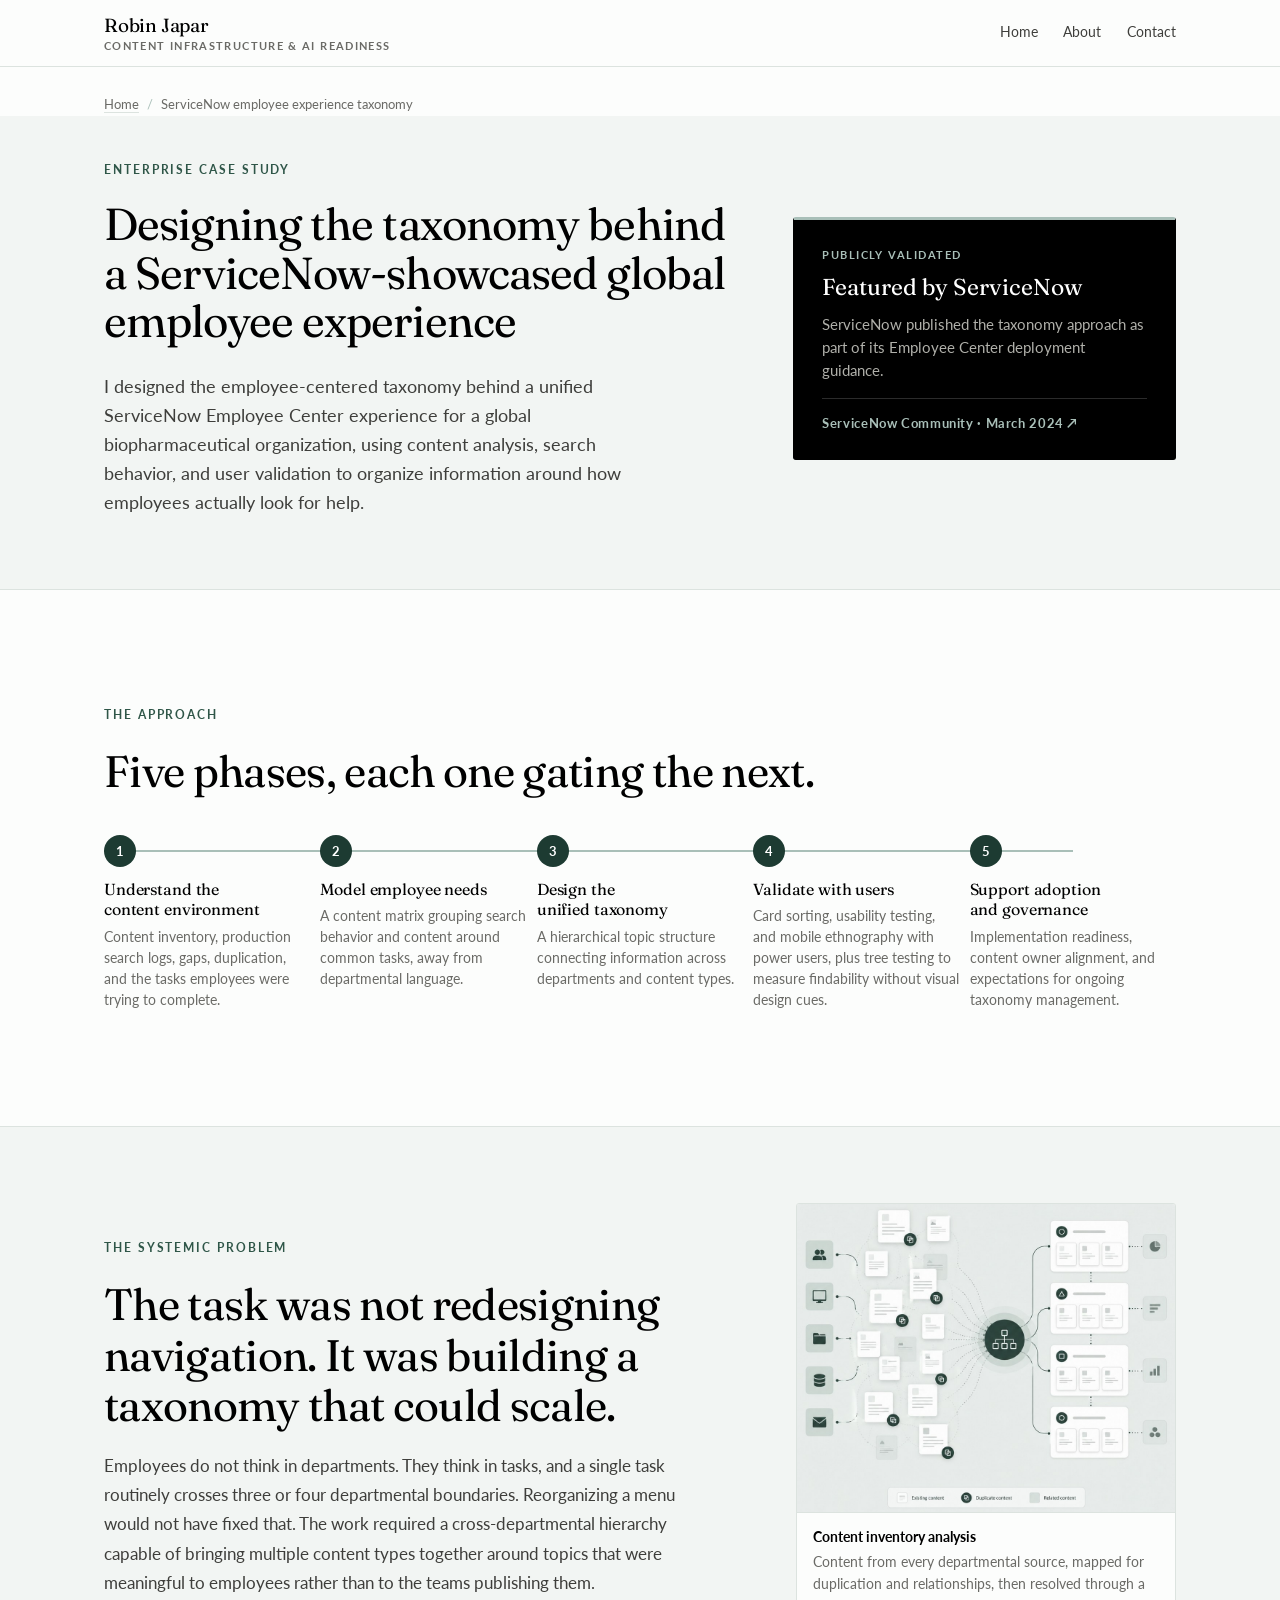
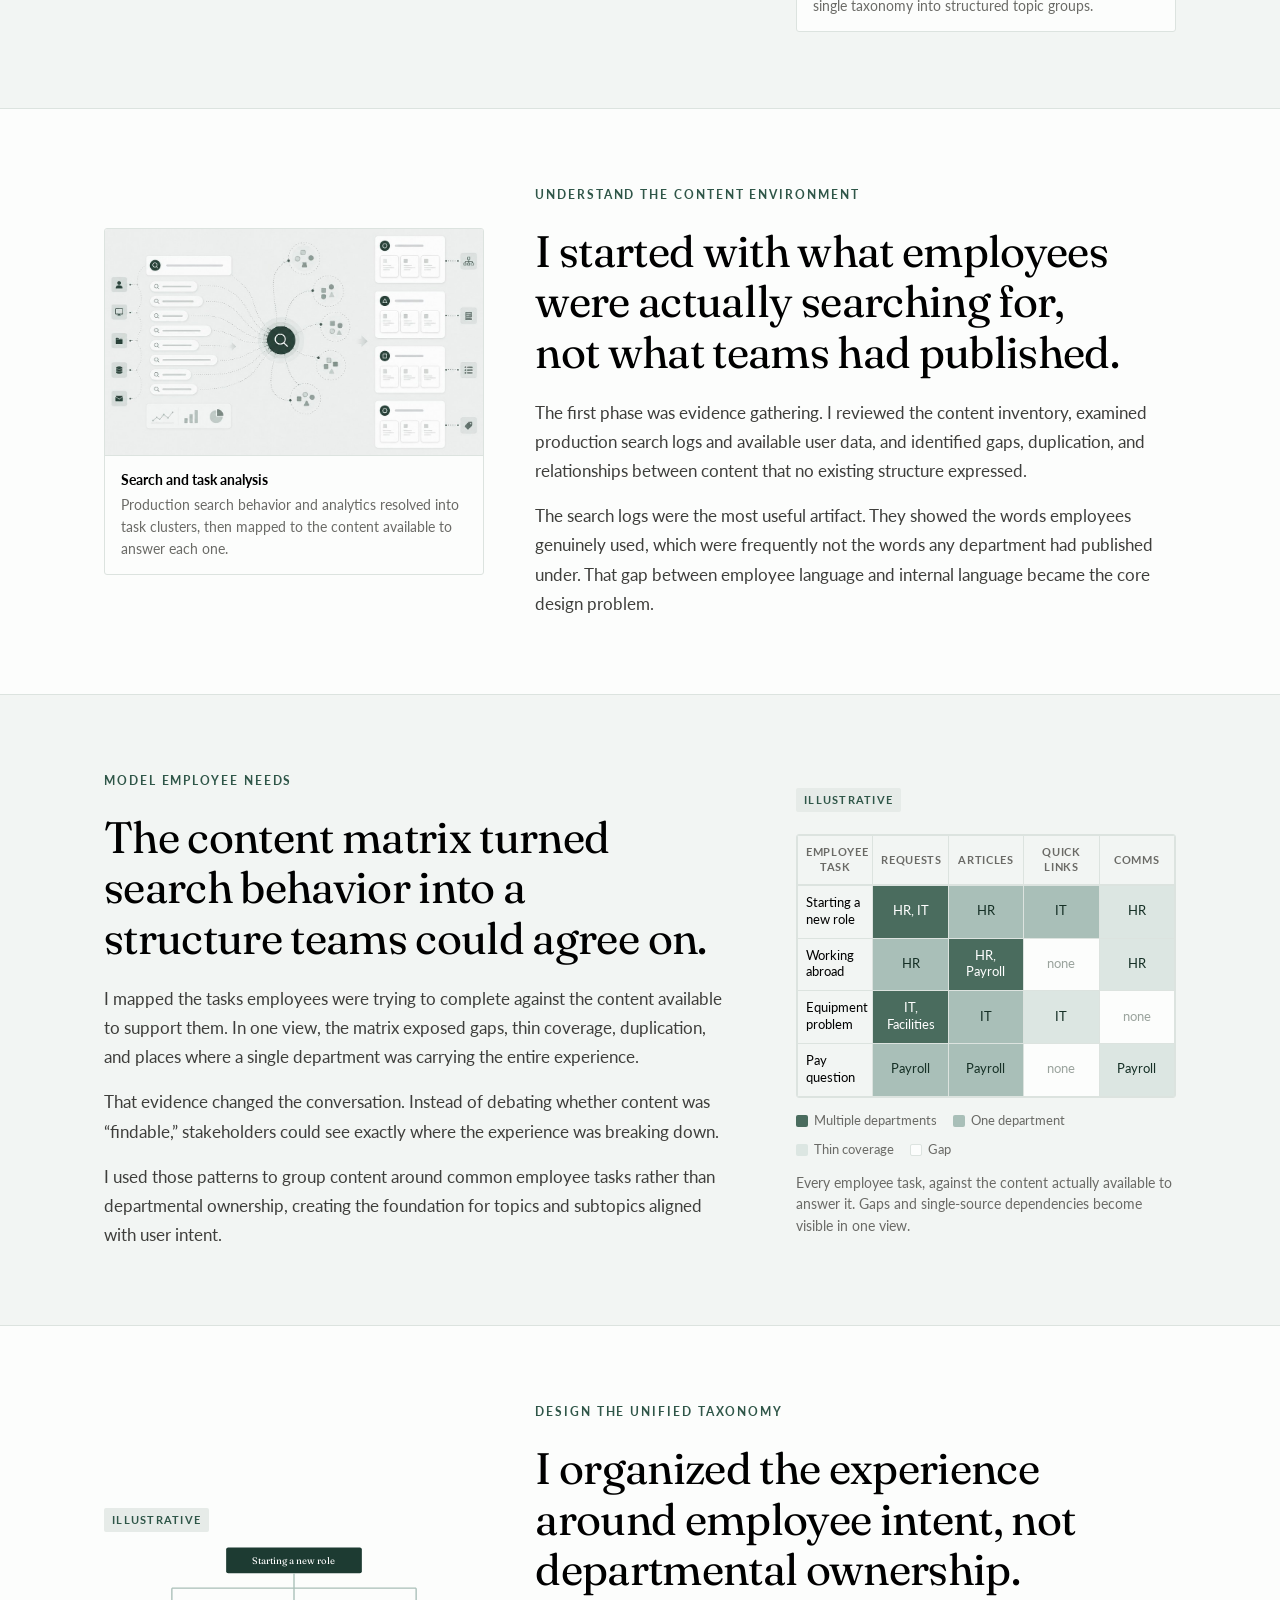
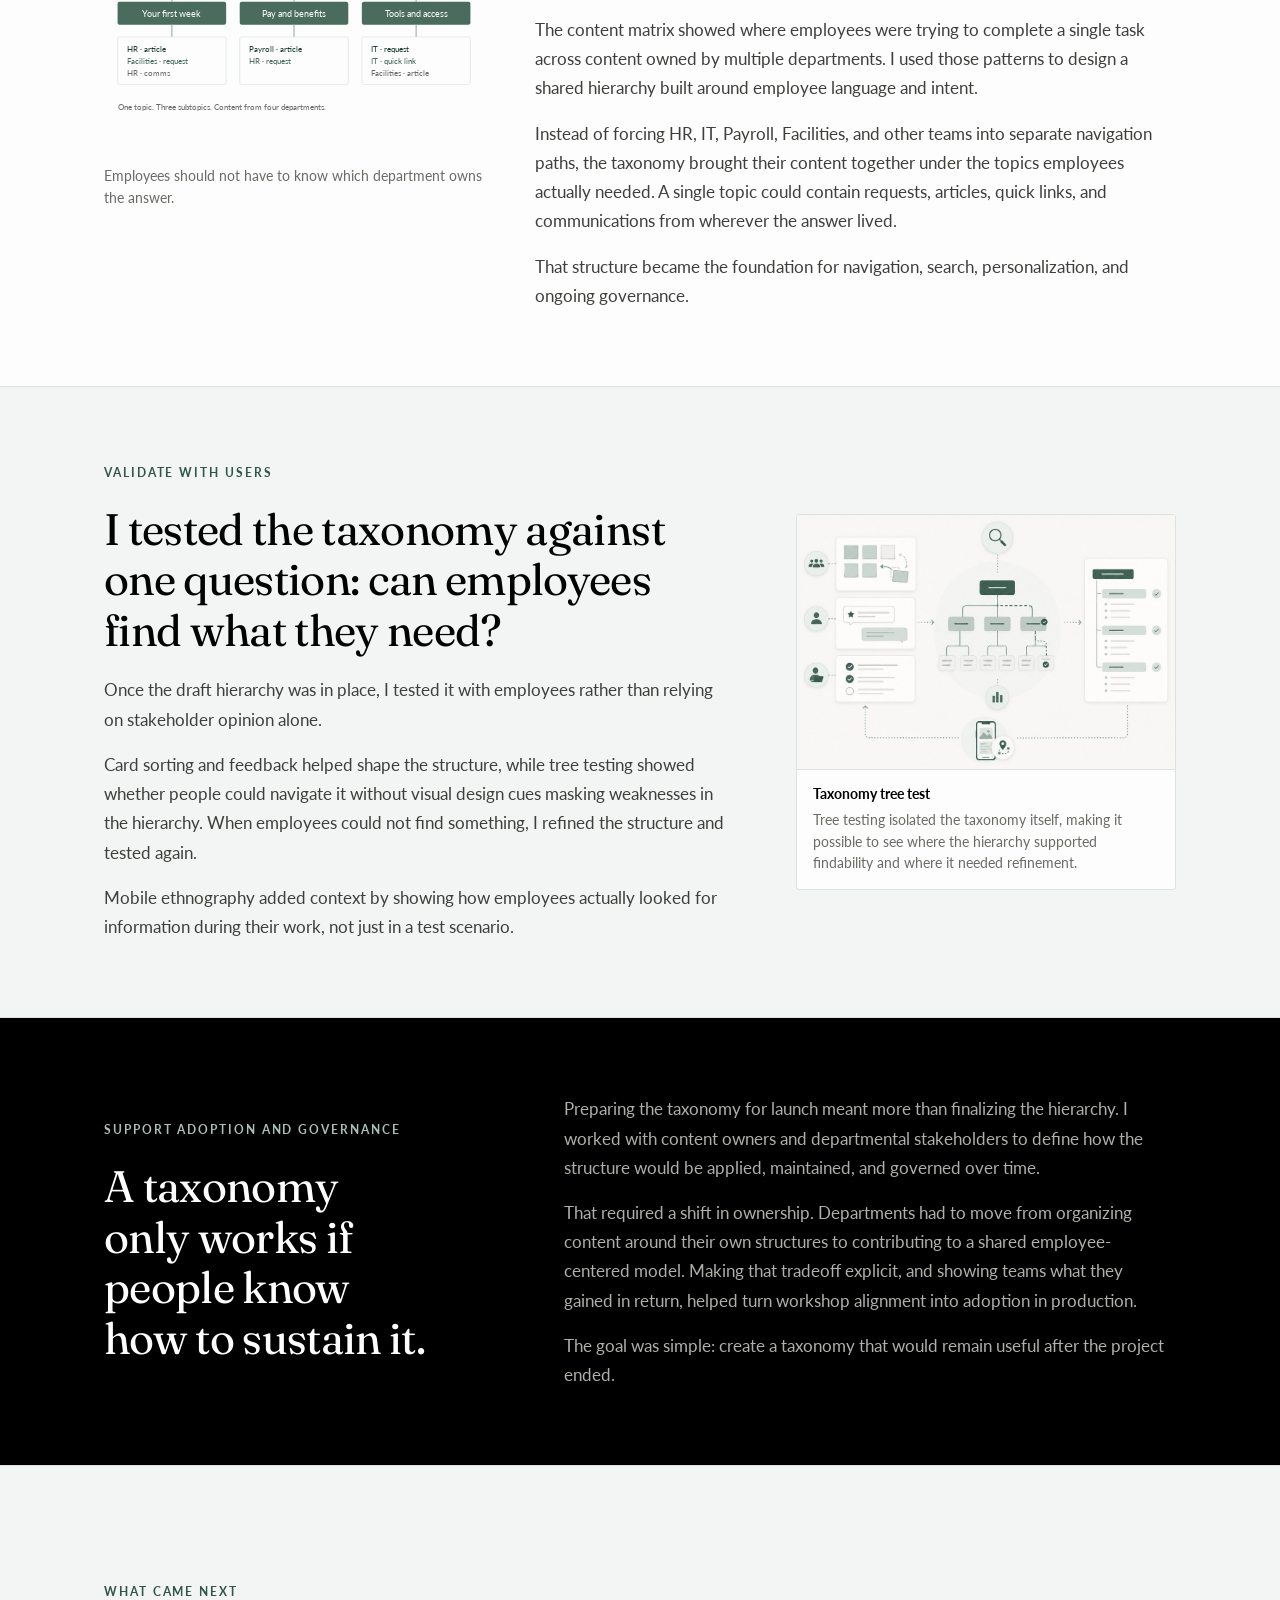
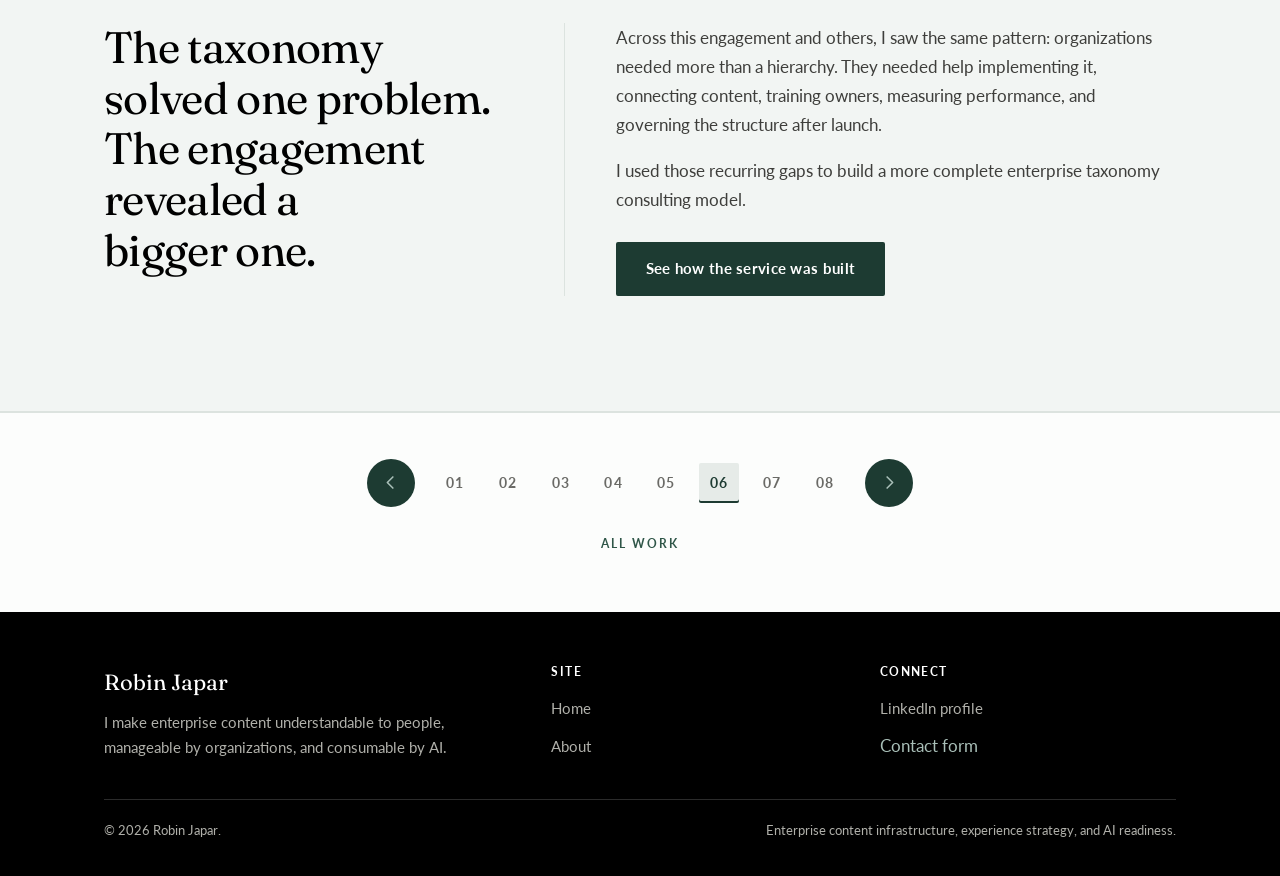
<file: work-servicenow-employee-experience-taxonomy.html>
<!DOCTYPE html>
<html lang="en">
<head>
<meta charset="utf-8">
<meta name="viewport" content="width=device-width, initial-scale=1">
<title>ServiceNow employee experience taxonomy | Robin Japar</title>
<meta name="description" content="I designed the employee-centered taxonomy behind a unified ServiceNow Employee Center, using content analysis, search behavior, and tree testing.">
<link rel="canonical" href="https://www.japarofcontent.com/work/servicenow-employee-experience-taxonomy">
<link rel="icon" href="assets/favicon.ico" sizes="any">
<link rel="icon" href="assets/favicon.svg" type="image/svg+xml">
<link rel="apple-touch-icon" href="assets/apple-touch-icon.png">
<meta name="theme-color" content="#1D3B32">
<meta name="robots" content="index, follow, max-image-preview:large, max-snippet:-1">
<meta name="author" content="Robin Japar">
<meta property="og:type" content="article">
<meta property="og:site_name" content="Robin Japar">
<meta property="og:locale" content="en_US">
<meta property="og:url" content="https://www.japarofcontent.com/work/servicenow-employee-experience-taxonomy">
<meta property="og:title" content="ServiceNow employee experience taxonomy | Robin Japar">
<meta property="og:description" content="I designed the employee-centered taxonomy behind a unified ServiceNow Employee Center, using content analysis, search behavior, and tree testing.">
<meta property="og:image" content="https://www.japarofcontent.com/assets/social-card.jpg">
<meta property="og:image:alt" content="Robin Japar, enterprise content strategy and AI readiness">
<meta name="twitter:card" content="summary_large_image">
<meta name="twitter:title" content="ServiceNow employee experience taxonomy | Robin Japar">
<meta name="twitter:description" content="I designed the employee-centered taxonomy behind a unified ServiceNow Employee Center, using content analysis, search behavior, and tree testing.">
<meta name="twitter:image" content="https://www.japarofcontent.com/assets/social-card.jpg">
<script type="application/ld+json">
{
  "@context": "https://schema.org",
  "@graph": [
    {
      "@type": "Person",
      "@id": "https://www.japarofcontent.com/#robin",
      "name": "Robin Japar",
      "jobTitle": "Enterprise content strategy, experience architecture, and AI readiness leader",
      "url": "https://www.japarofcontent.com/",
      "sameAs": [
        "https://www.linkedin.com/in/robin-japar"
      ],
      "knowsAbout": [
        "Enterprise content strategy",
        "Content design",
        "Taxonomy",
        "Information architecture",
        "Content modeling",
        "Headless CMS",
        "Adobe Experience Manager",
        "ServiceNow Employee Center",
        "Personalization",
        "UX research",
        "Customer journey analysis",
        "Content governance",
        "AI readiness",
        "Service design"
      ]
    },
    {
      "@type": "BreadcrumbList",
      "itemListElement": [
        {
          "@type": "ListItem",
          "position": 1,
          "name": "Home",
          "item": "https://www.japarofcontent.com/"
        },
        {
          "@type": "ListItem",
          "position": 2,
          "name": "ServiceNow employee experience taxonomy",
          "item": "https://www.japarofcontent.com/work/servicenow-employee-experience-taxonomy"
        }
      ]
    },
    {
      "@type": "CreativeWork",
      "@id": "https://www.japarofcontent.com/work/servicenow-employee-experience-taxonomy#work",
      "url": "https://www.japarofcontent.com/work/servicenow-employee-experience-taxonomy",
      "name": "Designing the taxonomy behind a ServiceNow employee experience",
      "headline": "Designing the taxonomy behind a ServiceNow employee experience",
      "about": [
        "Enterprise taxonomy",
        "ServiceNow Employee Center",
        "Findability",
        "Information architecture",
        "Tree testing",
        "Content governance"
      ],
      "abstract": "Designed an employee-centered taxonomy for a global ServiceNow Employee Center, organizing content around employee tasks rather than departmental ownership. Published by ServiceNow as deployment guidance.",
      "author": {
        "@id": "https://www.japarofcontent.com/#robin"
      },
      "creator": {
        "@id": "https://www.japarofcontent.com/#robin"
      },
      "inLanguage": "en",
      "isPartOf": {
        "@id": "https://www.japarofcontent.com/#site"
      }
    }
  ]
}
</script>
<link rel="preconnect" href="https://fonts.googleapis.com">
<link rel="preconnect" href="https://fonts.gstatic.com" crossorigin>
<link href="https://fonts.googleapis.com/css2?family=Fraunces:opsz,wght@9..144,300..700&family=Lato:wght@300;400;700&display=swap" rel="stylesheet">
<link rel="stylesheet" href="assets/work-pagination.css">
<style>

/* ============================================================
   DESIGN TOKENS
   Sourced from the Wix site theme: base black/white,
   accents deep forest, sage, mid green, cream.
   ============================================================ */
:root{
  /* BASE - white, black, neutral ramp. These carry the page. */
  --paper:#FCFDFC;
  --paper-alt:#F2F5F3;
  --black:#000000;
  --black-soft:#101010;
  --rule:#DCE3DF;
  --rule-dark:#2B2B2B;
  --ink:#000000;
  --body:#3E3E3B;
  --muted:#6A6A66;
  --on-black:#EDEDE9;
  --on-black-mute:#B0B0AA;

  /* ACCENT - restrained. Never used as a page background. */
  --forest-900:#0F2019;
  --forest-800:#163026;
  --forest:#1D3B32;
  --forest-600:#2F5648;
  --green-mid:#4A6C5E;
  --sage:#A9BFB8;
  --sage-100:#DCE6E2;
  --tint:#E6EBE8;
  --band:#F2F5F3;

  --font-display:"Fraunces",Georgia,"Times New Roman",serif;
  --font-body:"Lato",-apple-system,BlinkMacSystemFont,"Segoe UI",sans-serif;

  --shell:1200px;
  --gut:clamp(20px,5vw,64px);
  --sec:clamp(64px,9vw,120px);
}


*,*::before,*::after{box-sizing:border-box}
html{-webkit-text-size-adjust:100%}
body{
  margin:0;background:var(--paper);color:var(--body);
  font-family:var(--font-body);font-size:17px;font-weight:400;line-height:1.72;
  -webkit-font-smoothing:antialiased;overflow-x:hidden;
}
img{max-width:100%;display:block;height:auto}
h1,h2,h3,h4{font-family:var(--font-display);color:var(--ink);font-weight:400;margin:0;text-wrap:balance}
h1{font-size:clamp(35px,5.4vw,64px);line-height:1.08;letter-spacing:-.02em}
h2{font-size:clamp(28px,3.7vw,44px);line-height:1.15;letter-spacing:-.015em}
h3{font-size:clamp(20px,2.1vw,25px);line-height:1.28;letter-spacing:-.008em}
h4{font-size:18px;line-height:1.35}
p{margin:0}
a{color:var(--forest-600)}

.shell{max-width:var(--shell);margin:0 auto;padding-inline:var(--gut)}
.section{padding-block:var(--sec)}
.stack>*+*{margin-top:var(--s,1rem)}

.skip{position:absolute;left:-9999px;top:0;background:var(--forest);color:#fff;padding:12px 20px;z-index:200}
.skip:focus{left:12px;top:12px}

.eyebrow{
  font-family:var(--font-body);font-size:12px;font-weight:700;letter-spacing:.16em;
  text-transform:uppercase;color:var(--forest-600);margin:0 0 20px;
}
.on-dark .eyebrow{color:var(--sage)}
.lede{font-size:clamp(18px,1.9vw,20.5px);line-height:1.66;max-width:60ch;color:var(--body)}
.on-dark{background:var(--black);color:var(--on-black)}
.on-dark h2,.on-dark h3,.on-dark h4{color:#FFFFFF}
.on-dark .lede{color:var(--on-black-mute)}


/* ---------- header ---------- */
.masthead{position:sticky;top:0;z-index:100;background:var(--paper);border-bottom:1px solid var(--rule)}
.masthead-in{display:flex;align-items:center;justify-content:space-between;gap:20px;max-width:var(--shell);margin:0 auto;padding:14px var(--gut)}
.brand{font-family:var(--font-display);font-size:19px;color:var(--ink);text-decoration:none;letter-spacing:-.01em;line-height:1.2}
.brand span{display:block;font-family:var(--font-body);font-size:10.5px;font-weight:700;letter-spacing:.13em;text-transform:uppercase;color:var(--muted);margin-top:3px}
.mainnav{display:flex;align-items:center;gap:clamp(14px,2vw,28px)}
.mainnav a,.mainnav button{font-family:var(--font-body);font-size:14px;color:var(--body);text-decoration:none;padding:6px 0;border:0;border-bottom:2px solid transparent;background:none;cursor:pointer;line-height:inherit}
.mainnav a:hover,.mainnav button:hover,.mainnav a:focus-visible,.mainnav button:focus-visible{color:var(--forest-600);border-bottom-color:var(--sage)}
.mainnav a[aria-current="page"]{color:var(--ink);border-bottom-color:var(--forest)}
.navtoggle{display:none;background:none;border:1px solid var(--rule);border-radius:4px;padding:9px 13px;font-family:var(--font-body);font-size:13px;color:var(--ink);cursor:pointer}

/* ---------- buttons ---------- */
.btn{
  display:inline-block;font-family:var(--font-body);font-size:14.5px;font-weight:700;
  cursor:pointer;line-height:1.5;text-align:center;-webkit-appearance:none;appearance:none;
  letter-spacing:.02em;text-decoration:none;padding:14px 28px;border-radius:2px;
  border:2px solid var(--forest);background:var(--forest);color:#fff;transition:background .18s ease-out,color .18s,border-color .18s,transform .18s ease-out;
}
/* One rule governs both variants:
   secondary fills with the primary's resting colour,
   primary shifts to a clearly different accent tone.
   Every button also lifts, so the change is felt as well as seen. */
.btn:hover,.btn:focus-visible{
  background:#fff;border-color:var(--forest);color:var(--forest);
  transform:translateY(-2px);
}
.btn:active{transform:translateY(0)}

.btn.alt{background:transparent;color:var(--forest);border-color:var(--forest)}
.btn.alt:hover,.btn.alt:focus-visible{
  background:var(--forest);border-color:var(--forest);color:#fff;
  transform:translateY(-2px);
}

.on-dark .btn{background:var(--paper);border-color:var(--paper);color:var(--black)}
.on-dark .btn:hover,.on-dark .btn:focus-visible{
  background:transparent;border-color:var(--paper);color:var(--paper);
  transform:translateY(-2px);
}
.on-dark .btn.alt{background:transparent;color:var(--paper);border-color:var(--sage)}
.on-dark .btn.alt:hover,.on-dark .btn.alt:focus-visible{
  background:var(--paper);border-color:var(--paper);color:var(--black);
  transform:translateY(-2px);
}
.btnrow{display:flex;flex-wrap:wrap;gap:14px;margin-top:34px}

/* focus */
a:focus-visible,button:focus-visible,[tabindex]:focus-visible{outline:3px solid var(--forest-600);outline-offset:3px}
.on-dark a:focus-visible,.on-dark button:focus-visible{outline-color:var(--sage)}

/* ---------- hero ---------- */
.hero{background:var(--paper);border-bottom:1px solid var(--rule)}
.hero-grid{display:grid;grid-template-columns:1.28fr .72fr;gap:clamp(32px,5vw,72px);align-items:stretch;padding-block:clamp(56px,7vw,96px)}
.hero p.lede{margin-top:26px}
.portrait{position:relative;border-radius:3px;overflow:hidden;background:var(--sage-100);min-height:430px}
.portrait img{width:100%;height:100%;object-fit:cover;object-position:50% 22%}
.ph{
  position:absolute;inset:0;display:flex;flex-direction:column;align-items:center;justify-content:center;gap:8px;
  background:var(--sage-100);color:var(--forest);text-align:center;padding:24px;
  font-family:var(--font-body);font-size:13px;line-height:1.6;
}
.ph[hidden]{display:none}
.ph strong{font-size:12px;letter-spacing:.12em;text-transform:uppercase}
.portrait figcaption{
  position:absolute;left:0;right:0;bottom:0;background:linear-gradient(transparent,rgba(15,32,25,.86));
  color:#EEF2F0;font-size:12.5px;line-height:1.5;padding:34px 18px 14px;
}

/* ---------- proof bar ---------- */
.proof{background:var(--black);color:var(--on-black)}
.proof-grid{display:grid;grid-template-columns:repeat(3,1fr);gap:1px;background:var(--rule-dark)}
.metric{background:var(--black);padding:clamp(28px,4vw,42px) clamp(16px,2.4vw,30px)}
.metric .val{font-family:var(--font-display);font-size:clamp(34px,4.4vw,52px);line-height:1;color:#FFFFFF;font-weight:300;letter-spacing:-.02em}
.metric .lbl{font-size:14px;line-height:1.6;color:var(--on-black-mute);margin-top:14px;max-width:30ch}

/* ---------- systems graphic (signature) ---------- */
.systems{border:1px solid var(--rule-dark);border-radius:3px;padding:clamp(20px,3vw,34px);background:var(--black-soft)}
.chain{display:grid;grid-template-columns:1fr;gap:0;--dot-y:22px}
.node{position:relative;padding:15px 0 15px 26px;background:none;border:0;border-radius:0}
.node::before{
  content:"";position:absolute;left:-5px;top:var(--dot-y);width:9px;height:9px;border-radius:50%;
  background:var(--sage);border:1px solid var(--black);z-index:1;
}
/* rail segment: runs from this dot centre to the next dot centre.
   offset by the dot centre, then 100% of node height lands exactly on the next one. */
.node::after{
  content:"";position:absolute;left:-1px;top:calc(var(--dot-y) + 5.5px);width:1px;height:100%;
  background:var(--green-mid);z-index:0;
}
.node:last-child{padding-bottom:0}
.node:last-child::after{display:none}
.node:last-child::before{background:var(--tint)}
.node .n-t{font-family:var(--font-display);font-size:18px;color:#FFFFFF;line-height:1.2}
.node .n-d{font-size:13px;line-height:1.55;color:var(--on-black-mute);margin-top:5px}
.chain-cap{font-size:13px;color:var(--sage);margin-top:18px;border-top:1px solid var(--rule-dark);padding-top:16px}

/* ---------- pov ---------- */
.pov-grid{display:grid;grid-template-columns:1.15fr .85fr;gap:clamp(32px,5vw,66px);align-items:start}
.pillars{display:grid;grid-template-columns:repeat(2,1fr);gap:1px;background:var(--rule-dark);margin-top:34px;border:1px solid var(--rule-dark)}
.pillar{background:var(--black);padding:22px 20px}
.pillar h4{color:#FFFFFF;font-size:17px}
.pillar p{font-size:14px;line-height:1.6;color:var(--on-black-mute);margin-top:7px}

/* ---------- progression ---------- */
.tchev{display:none}
.tnode:hover .tlabel,.tnode:focus-visible .tlabel{color:var(--ink)}
.tnode:hover .tdot,.tnode:focus-visible .tdot{transform:scale(1.18);border-color:var(--forest);border-width:3px}
.tnode:hover .tdot i,.tnode:focus-visible .tdot i{background:var(--forest);transform:scale(1.15)}
.track{position:relative;margin-top:44px}
.track-line{display:none}
.track-nodes{position:relative;display:grid;grid-template-columns:repeat(6,1fr);gap:8px}
.tnode{
  background:none;border:0;padding:0 6px 0 0;text-align:left;cursor:pointer;font-family:var(--font-body);
  display:grid;align-content:start;justify-items:start;width:100%;position:relative;
}
.tnode::before{
  content:"";position:absolute;left:14px;right:-22px;top:13px;height:2px;
  background:var(--sage);z-index:0;
}
.tnode:last-child::before{display:none}
.tdot{position:relative;z-index:1;width:28px;height:28px;border-radius:50%;background:var(--paper);border:2px solid var(--green-mid);display:grid;place-items:center;transition:transform .18s ease-out,border-color .18s,border-width .18s,background .18s}
.tdot i{width:9px;height:9px;border-radius:50%;background:var(--green-mid);display:block;transition:transform .18s ease-out,background .18s;font-style:normal}
.tnode.is-open .tdot{border-color:var(--forest);background:var(--forest);transform:scale(1.16)}
.tnode.is-open .tdot i{background:var(--tint)}
.tnode.is-open:hover .tdot{transform:scale(1.24)}
.tlabel{font-size:13px;line-height:1.45;color:var(--muted);margin-top:14px;max-width:16ch;display:block;min-height:2.9em}
.tnode.is-open .tlabel{color:var(--ink);font-weight:700}
.tstage{font-size:11px;font-weight:700;letter-spacing:.13em;text-transform:uppercase;color:var(--forest-600);display:block;margin-top:10px}
.panel{
  margin-top:44px;background:var(--band);border:1px solid var(--rule);border-left:4px solid var(--forest);
  border-radius:0;padding:clamp(24px,3.4vw,38px);
}
.panel .quote{font-family:var(--font-display);font-size:clamp(20px,2.5vw,27px);line-height:1.34;color:var(--ink);max-width:34ch}
.panel .proofpt{margin-top:18px;max-width:62ch}
.panel .meta{display:flex;flex-wrap:wrap;gap:10px 26px;margin-top:22px;font-size:13.5px;color:var(--muted)}
.panel .meta b{color:var(--ink);font-weight:700}

/* ---------- capabilities ---------- */
.cards{display:grid;grid-template-columns:repeat(3,1fr);gap:1px;background:var(--rule);border:1px solid var(--rule);margin-top:44px}
.card{background:var(--paper);padding:clamp(22px,2.6vw,30px)}
.card .idx{font-size:11.5px;font-weight:700;letter-spacing:.14em;color:var(--forest-600);text-transform:uppercase}
.card h3{margin-top:12px;font-size:21px}
.card p{margin-top:11px;font-size:15.5px;line-height:1.62;color:var(--muted)}

/* ---------- featured work ---------- */
.work{display:grid;grid-template-columns:repeat(3,1fr);gap:clamp(20px,2.6vw,30px);margin-top:44px}
.wcard{display:flex;flex-direction:column;border:1px solid var(--rule);border-radius:3px;overflow:hidden;background:var(--paper)}
.wthumb{aspect-ratio:16/10;background:var(--sage-100);position:relative;border-bottom:1px solid var(--rule)}
.wthumb img{width:100%;height:100%;object-fit:cover}
.wbody{padding:clamp(20px,2.4vw,26px);display:flex;flex-direction:column;flex:1}
.wtag{font-size:11px;font-weight:700;letter-spacing:.13em;text-transform:uppercase;color:var(--forest-600)}
.wcard h3{margin-top:12px;font-size:21px}
.wfields{margin-top:18px;border-top:1px solid var(--rule);padding-top:16px;display:grid;gap:11px}
.field{display:grid;grid-template-columns:88px minmax(0,1fr);gap:12px;font-size:14px;line-height:1.55}
.field dt{font-weight:700;color:var(--ink);font-size:11.5px;letter-spacing:.09em;text-transform:uppercase;padding-top:2px}
.field dd{margin:0;color:var(--muted)}
.wai{margin-top:16px;background:var(--tint);border-left:3px solid var(--green-mid);padding:13px 15px;font-size:14px;line-height:1.6;color:var(--forest-800)}
.wai b{display:block;font-size:11px;letter-spacing:.11em;text-transform:uppercase;margin-bottom:5px;color:var(--forest)}
.wlink{margin-top:auto;padding-top:20px;font-size:14.5px;font-weight:700;color:var(--forest-600);text-decoration:none;display:inline-block}
.wlink:hover{text-decoration:underline}

/* ---------- recognition ---------- */
.rec{display:grid;grid-template-columns:repeat(4,1fr);gap:1px;background:var(--rule-dark);border:1px solid var(--rule-dark);margin-top:44px}
.rcol{background:var(--black);padding:24px 20px}
.rcol h3{font-size:19px;color:#FFFFFF}
.rcol ul{margin:14px 0 0;padding:0;list-style:none}
.rcol li{font-size:14px;line-height:1.55;color:var(--on-black-mute);padding-left:16px;position:relative;margin-top:9px}
.rcol li::before{content:"";position:absolute;left:0;top:9px;width:6px;height:1px;background:var(--green-mid)}

/* ---------- closing ---------- */
.closing{background:var(--paper-alt);border-top:1px solid var(--rule)}
.closing-in{display:grid;grid-template-columns:1.2fr .8fr;gap:clamp(28px,5vw,64px);align-items:center}

/* ---------- footer ---------- */
.foot{background:var(--black);color:var(--on-black-mute);padding-block:52px 34px}
.foot-grid{display:grid;grid-template-columns:1.4fr 1fr 1fr;gap:32px}
.foot h4{color:#FFFFFF;font-family:var(--font-body);font-size:11.5px;letter-spacing:.13em;text-transform:uppercase;font-weight:700}
.foot ul{list-style:none;margin:14px 0 0;padding:0}
.foot li{margin-top:9px}
.foot a{color:var(--on-black-mute);text-decoration:none;font-size:14.5px}
.foot a:hover{color:#fff;text-decoration:underline}
.foot .sig{font-family:var(--font-display);font-size:22px;color:#FFFFFF}
.foot .tag{font-size:14.5px;margin-top:10px;max-width:40ch;color:var(--on-black-mute)}
.foot-base{border-top:1px solid var(--rule-dark);margin-top:38px;padding-top:20px;font-size:12.5px;display:flex;flex-wrap:wrap;gap:12px;justify-content:space-between}

/* ---------- contact modal ---------- */
.cf-backdrop{position:absolute;inset:0;background:rgba(10,14,12,.62);z-index:300;display:none}
.cf-backdrop[data-open="true"]{display:block}
.cf-dialog{
  position:absolute;left:50%;transform:translateX(-50%);width:min(620px,calc(100vw - 32px));
  background:var(--paper);border:1px solid var(--rule);border-radius:4px;z-index:301;
  box-shadow:0 24px 70px rgba(10,14,12,.28);
}
.cf-head{display:flex;justify-content:space-between;align-items:flex-start;gap:18px;padding:26px 28px 0}
.cf-head h2{font-size:26px}
.cf-head p{font-size:15px;color:var(--muted);margin-top:9px;max-width:46ch}
.cf-close{
  background:none;border:1px solid var(--rule);border-radius:3px;width:34px;height:34px;flex:0 0 34px;
  cursor:pointer;color:var(--body);font-size:17px;line-height:1;display:grid;place-items:center;
}
.cf-close:hover{border-color:var(--forest);color:var(--forest)}
.cf-body{padding:22px 28px 28px}
.cf-row{display:grid;grid-template-columns:1fr 1fr;gap:14px}
.cf-field{margin-top:16px;display:block}
.cf-field label{display:block;font-size:12px;font-weight:700;letter-spacing:.09em;text-transform:uppercase;color:var(--ink);margin-bottom:7px}
.cf-field .opt{color:var(--muted);font-weight:400;letter-spacing:0;text-transform:none;font-size:12.5px}
.cf-field input,.cf-field select,.cf-field textarea{
  width:100%;font-family:var(--font-body);font-size:15.5px;color:var(--ink);background:var(--paper);
  border:1px solid var(--rule);border-radius:3px;padding:11px 12px;line-height:1.5;
}
.cf-field textarea{min-height:112px;resize:vertical}
.cf-field input:focus,.cf-field select:focus,.cf-field textarea:focus{outline:3px solid var(--forest-600);outline-offset:1px;border-color:var(--forest-600)}
.cf-field input[aria-invalid="true"],.cf-field textarea[aria-invalid="true"],.cf-field select[aria-invalid="true"]{border-color:#8C2F2F}
.cf-err{display:block;font-size:13px;color:#8C2F2F;margin-top:6px;min-height:0}
.cf-hp{position:absolute;left:-9999px;width:1px;height:1px;overflow:hidden}
.cf-actions{display:flex;flex-wrap:wrap;gap:12px;align-items:center;margin-top:24px;padding-top:20px;border-top:1px solid var(--rule)}
.cf-note{font-size:13px;color:var(--muted);margin-top:14px}
.cf-status{padding:14px 16px;border-radius:3px;font-size:15px;line-height:1.6;margin-top:18px}
.cf-status.ok{background:var(--tint);border-left:3px solid var(--forest);color:var(--forest-800)}
.cf-status.bad{background:#F7ECEC;border-left:3px solid #8C2F2F;color:#6B2020}
.cf-linkbtn{background:none;border:0;padding:0;font:inherit;color:var(--sage);cursor:pointer;text-decoration:none}
.cf-linkbtn:hover{color:#fff;text-decoration:underline}
@media (max-width:620px){.cf-row{grid-template-columns:1fr}.cf-head,.cf-body{padding-left:20px;padding-right:20px}}

/* ---------- responsive ---------- */
@media (max-width:1000px){
  .hero-grid{grid-template-columns:1fr;gap:34px}
  .portrait{max-width:340px;aspect-ratio:4/5;min-height:0;margin-inline:auto}
  .proof-grid{grid-template-columns:repeat(2,1fr)}
  .pov-grid,.closing-in{grid-template-columns:1fr}
  .cards,.work,.rec{grid-template-columns:repeat(2,1fr)}
  .foot-grid{grid-template-columns:1fr 1fr}
}
@media (max-width:760px){
  .navtoggle{display:block}
  .mainnav{display:none;position:absolute;top:100%;left:0;right:0;background:var(--paper);border-bottom:1px solid var(--rule);flex-direction:column;align-items:stretch;gap:0;padding:6px var(--gut) 16px}
  .mainnav.open{display:flex}
  .mainnav a,.mainnav button{padding:12px 0;border-bottom:1px solid var(--rule);text-align:left;width:100%}
  .masthead-in{position:relative}
  .tlabel{min-height:0}
  .track-nodes{grid-template-columns:1fr;gap:0}
  .tnode{grid-template-columns:28px minmax(0,1fr) 16px;gap:0 14px;align-items:start;padding:12px 10px 22px;margin-left:0;border-left:0;border-radius:5px;min-height:56px}
  .tnode:last-child{padding-bottom:12px}
  .tnode::before{display:block;left:23px;right:auto;top:26px;width:2px;height:100%;background:var(--sage)}
  .tnode:hover,.tnode:focus-visible{background:var(--paper-alt)}
  .tnode.is-open{background:var(--tint)}
  .tchev{display:block;align-self:center;width:9px;height:9px;border-right:2px solid var(--green-mid);border-bottom:2px solid var(--green-mid);transform:rotate(-45deg);transition:transform .2s}
  .tnode.is-open .tchev{transform:rotate(45deg);border-color:var(--forest)}

/* accordion panel, rendered in the flow of the list on narrow screens */
  .track{margin-top:26px}
  .panel.inline{position:relative;margin:0 0 0 52px;padding:22px 20px 24px;border-left-width:3px}
  .panel.inline::before{content:"";position:absolute;left:-32px;top:0;bottom:-26px;width:2px;background:var(--sage)}
  .panel.inline[data-last]::before{display:none}
  .panel.inline .quote{font-size:20px;max-width:none}
  .panel.inline .meta{gap:10px 0;flex-direction:column}

  .tlabel,.tstage{margin-top:0;max-width:none}
  .tstage{margin-top:4px}
  .cards,.work,.rec,.proof-grid,.pillars{grid-template-columns:1fr}
  .foot-grid{grid-template-columns:1fr}
  body{font-size:16px}
}
@media (prefers-reduced-motion:reduce){
  *{transition:none!important;animation:none!important;scroll-behavior:auto!important}
}


/* ================= CASE STUDY ================= */
.crumbs{font-size:13px;color:var(--muted);padding-top:26px}
.crumbs a{color:var(--muted);text-decoration:none;border-bottom:1px solid var(--rule)}
.crumbs a:hover{color:var(--forest-600);border-bottom-color:var(--forest-600)}
.crumbs span{margin:0 8px;color:var(--sage)}

.case-hero{background:var(--paper-alt);border-bottom:1px solid var(--rule)}
.case-hero .inner{
  padding-block:clamp(28px,3.5vw,44px) clamp(46px,6vw,72px);
  display:grid;grid-template-columns:minmax(0,1.25fr) minmax(280px,.75fr);
  gap:clamp(28px,4vw,64px);align-items:center;
}
.nb{white-space:nowrap}
.case-hero h1{margin-top:8px;font-size:clamp(30px,3.5vw,45px);max-width:24ch;text-wrap:balance;hyphens:none}

/* one supporting paragraph, labelled, rather than a subtitle plus a boxed summary */
.brief{margin-top:26px;max-width:56ch;font-size:18px;line-height:1.62;color:var(--body)}
.jump{margin-top:30px}
.jump a{
  display:inline-flex;align-items:center;gap:9px;font-size:15px;font-weight:700;color:var(--forest);
  text-decoration:none;padding-bottom:4px;border-bottom:2px solid var(--forest);transition:color .18s,border-color .18s;
}
.jump a span{font-size:15px;transition:transform .18s ease-out}
.jump a:hover,.jump a:focus-visible{color:var(--green-mid);border-bottom-color:var(--green-mid)}
.jump a:hover span{transform:translateY(3px)}

/* the credibility asset earns the second column */
/* the credibility asset runs dark against the light hero so it carries weight */
.proofcard{
  display:block;align-self:center;background:var(--black);border:1px solid var(--black);
  border-top:3px solid var(--sage);
  border-radius:3px;padding:26px 28px 24px;text-decoration:none;
  transition:border-color .18s,transform .18s ease-out,box-shadow .18s;
}
.proofcard:hover,.proofcard:focus-visible{
  border-color:var(--sage);transform:translateY(-2px);
  box-shadow:0 12px 34px rgba(10,14,12,.22);
}
.pc-k{display:block;font-size:10.5px;font-weight:700;letter-spacing:.14em;text-transform:uppercase;color:var(--sage)}
.pc-h{display:block;margin-top:10px;font-family:var(--font-display);font-size:23px;line-height:1.2;color:#FFFFFF}
.pc-b{display:block;margin-top:12px;font-size:14.5px;line-height:1.58;color:var(--on-black-mute)}
.pc-m{display:block;margin-top:16px;padding-top:14px;border-top:1px solid var(--rule-dark);
  font-size:12.5px;font-weight:700;letter-spacing:.05em;color:var(--sage)}
.proofcard:hover .pc-m,.proofcard:focus-visible .pc-m{color:#FFFFFF}


/* prose sections */
.chap{padding-block:clamp(48px,6vw,76px)}
.chap.band{background:var(--paper-alt);border-block:1px solid var(--rule)}
.chap-grid{display:grid;grid-template-columns:minmax(0,1fr) 380px;gap:clamp(28px,4vw,58px);align-items:center}
/* no artifact: heading and prose split the width as an editorial spread */
.chap.solo .chap-grid{grid-template-columns:minmax(0,.8fr) minmax(0,1.2fr);align-items:center}
.chap.solo .chap-head{position:sticky;top:96px}
/* section intro that has prose but no artifact beside it */
.bandhead{display:grid;grid-template-columns:minmax(0,.8fr) minmax(0,1.2fr);gap:clamp(28px,4vw,58px);align-items:center}
/* Vertical rule between heading and copy, same treatment as the About page
   and the .bridge-row closings on the other five case studies. */
/* Top aligned with the copy dropped to the heading, matching the closing
   section on the other five case studies. 41px is the eyebrow's 21px line
   plus its 20px margin. */
.bandhead.split{align-items:start}
.bandhead.split .body{
  border-left:1px solid var(--rule);padding-left:clamp(28px,4vw,58px);
  margin-top:41px;
}
@media (max-width:900px){
  .bandhead.split .body{border-left:0;padding-left:0;margin-top:20px}
}
.bandhead h2{max-width:15ch}
.bandhead .lede,.bandhead .body{margin-top:0;max-width:60ch}
.bandhead .body p:first-child{margin-top:0}
.bandhead .body p+p{margin-top:16px}
.bandhead .body .btnrow{margin-top:28px}
.chap.on-dark .body{color:var(--on-black-mute)}
.chap.solo .body{margin-top:0;max-width:60ch}
/* flipped chapters put the evidence first, breaking the repeating rhythm */
.chap.flip .chap-grid{grid-template-columns:380px minmax(0,1fr)}
.chap.flip .chap-grid > div{order:2}
.chap.flip .chap-grid > figure{order:1}
.chap.solo h2{max-width:15ch}
.chap h2{max-width:22ch}
.chap .body{margin-top:20px;max-width:62ch}
.chap .body p+p{margin-top:16px}
.chap .body ul{margin:16px 0 0;padding:0;list-style:none}
.chap .body li{position:relative;padding-left:20px;margin-top:10px;line-height:1.65}
.chap .body li::before{content:"";position:absolute;left:0;top:11px;width:8px;height:1px;background:var(--green-mid)}

/* point boxes: the list, broken out of the prose column */
.pointgrid{
  display:grid;grid-template-columns:repeat(auto-fit,minmax(215px,1fr));gap:14px;
  margin:clamp(30px,3.6vw,46px) 0 0;padding:0;list-style:none;
}
.point{
  background:var(--paper);border:1px solid var(--rule);border-top:3px solid var(--d2);border-radius:3px;
  padding:20px 22px 22px;font-size:15px;line-height:1.58;color:var(--ink);
}
.point:nth-child(4n+1){border-top-color:var(--d4)}
.point:nth-child(4n+2){border-top-color:var(--d3)}
.point:nth-child(4n+3){border-top-color:var(--d2)}
.point:nth-child(4n+4){border-top-color:var(--d1)}

/* evidence */
.evidence{border:1px solid var(--rule);background:var(--paper);border-radius:3px;overflow:hidden}
.evidence .ph{position:static;aspect-ratio:4/3}
.evidence .shot{background:var(--sage-100);position:relative;line-height:0}
.evidence .shot img{width:100%;height:auto;display:block}
.evidence figcaption{padding:14px 16px;font-size:13.5px;line-height:1.6;color:var(--muted);border-top:1px solid var(--rule)}
.evidence figcaption b{display:block;color:var(--ink);font-size:13.5px;margin-bottom:4px}

/* outcomes */
.results{display:grid;grid-template-columns:repeat(2,minmax(0,1fr));gap:1px;background:var(--rule);border:1px solid var(--rule);margin-top:36px}
.result{background:var(--paper);padding:26px 28px 28px}
.result h3{font-family:var(--font-body);font-size:11.5px;font-weight:700;letter-spacing:.13em;text-transform:uppercase;color:var(--forest-600)}
.ritem{margin-top:16px;padding-top:16px;border-top:1px solid var(--rule)}
.result h3 + .ritem{border-top:0;padding-top:0;margin-top:14px}
.rt{font-size:15.5px;font-weight:700;color:var(--ink);line-height:1.35;margin:0}
.rd{font-size:14.5px;line-height:1.6;color:var(--muted);margin:6px 0 0}
.rd a{color:var(--forest-600)}


/* recognition */
.awards{display:grid;grid-template-columns:repeat(2,minmax(0,1fr));gap:20px;margin-top:32px}
.award{border:1px solid var(--rule);border-left:3px solid var(--green-mid);padding:20px 22px;background:var(--paper)}
.award .nm{font-family:var(--font-display);font-size:19px;color:var(--ink)}
.award .yr{font-size:12px;letter-spacing:.1em;text-transform:uppercase;color:var(--muted);margin-top:6px}
.award p{margin-top:11px;font-size:15px;line-height:1.6;color:var(--muted)}


/* ================= INFOGRAPHICS ================= */
:root{--d1:#DCE6E2;--d2:#A9BFB8;--d3:#4A6C5E;--d4:#1D3B32}
.figcap{margin-top:22px;padding-top:18px;border-top:1px solid var(--rule);font-size:14px;line-height:1.65;color:var(--muted)}
.illus{display:inline-block;font-size:10.5px;font-weight:700;letter-spacing:.12em;text-transform:uppercase;
  color:var(--forest-600);background:var(--tint);padding:3px 8px;border-radius:2px;margin-bottom:10px}

/* method rail */
.method{display:grid;grid-template-columns:repeat(5,1fr);gap:10px;margin-top:38px;position:relative}
.mstep{position:relative;padding-top:44px}
.mstep::before{content:"";position:absolute;left:0;right:-10px;top:15px;height:2px;background:var(--d2)}
.mstep:last-child::before{right:50%}
.mstep .num{position:absolute;left:0;top:0;width:32px;height:32px;border-radius:50%;
  background:var(--forest);color:#fff;display:grid;place-items:center;font-size:13px;font-weight:700;z-index:1}
.mstep h3{font-size:16px;line-height:1.3;font-family:var(--font-display);font-weight:400}
.mstep p{margin-top:7px;font-size:13.5px;line-height:1.55;color:var(--muted)}

/* content matrix */
.matrix{margin-top:12px;border:1px solid var(--rule);border-radius:3px;overflow:hidden;font-size:12.5px}
.matrix table{width:100%;border-collapse:collapse;table-layout:fixed}
.matrix th,.matrix td{padding:9px 8px;text-align:center;border:1px solid var(--rule);line-height:1.35}
.matrix thead th{background:var(--paper-alt);font-size:11px;letter-spacing:.06em;text-transform:uppercase;color:var(--muted);font-weight:700}
.matrix tbody th{text-align:left;background:var(--paper-alt);font-weight:400;color:var(--ink);font-size:12.5px}
.matrix .lv3{background:var(--d3);color:#fff}
.matrix .lv2{background:var(--d2);color:var(--forest-800)}
.matrix .lv1{background:var(--d1);color:var(--forest-800)}
.matrix .lv0{background:var(--paper);color:var(--faint,#9aa39d)}
.mkey{display:flex;flex-wrap:wrap;gap:8px 16px;margin-top:12px;font-size:12.5px;color:var(--muted)}
.mkey span{display:flex;align-items:center;gap:6px}
.mkey i{width:12px;height:12px;border-radius:2px;display:block}

/* colored result + readiness cards */
.result:nth-child(1){border-top:3px solid var(--d4)}
.result:nth-child(2){border-top:3px solid var(--d3)}
.result:nth-child(3){border-top:3px solid var(--d2)}
.result:nth-child(4){border-top:3px solid var(--d1)}

@media (max-width:900px){
  .method{grid-template-columns:1fr;gap:0}
  .mstep{padding:0 0 26px 48px}
  .mstep::before{left:15px;right:auto;top:32px;bottom:0;width:2px;height:auto}
  .mstep:last-child::before{display:none}
  .mstep .num{left:0;top:0}
  .matrix{font-size:11px}
  .matrix th,.matrix td{padding:6px 4px}
}

/* one full-width statement used instead of a card grid, set as a centred
   pull quote. No rule, no box: weight, scale, and colour carry it. */
/* full-bleed belly band closing a chapter */
.statementband{background:var(--black);padding-block:clamp(48px,6vw,84px);margin-top:clamp(44px,5vw,72px)}
.chap.hasband{padding-bottom:0;border-bottom:0}
.chapstatement{
  margin:0 auto;text-align:center;max-width:38ch;
  font-family:var(--font-display);font-weight:700;
  font-size:clamp(24px,3.2vw,40px);line-height:1.26;letter-spacing:-.015em;
  color:var(--sage);text-wrap:balance;
}

/* placeholder flag for unconfirmed detail */
.todo{background:#FFF6E5;border-bottom:1px dashed #B08900;color:#6B5300;padding:0 3px}

@media (max-width:900px){
  .case-hero .inner{grid-template-columns:1fr;gap:0}
  .proofcard{margin-top:30px}
  .chap-grid,.chap.flip .chap-grid,.chap.solo .chap-grid,.bandhead{grid-template-columns:1fr}
  .bandhead h2{max-width:20ch}
  .bandhead .lede,.bandhead .body{margin-top:20px}
  .chap.solo .chap-head{position:static}
  .chap.solo h2{max-width:20ch}
  .chap.solo .body{margin-top:20px}
  .chap.flip .chap-grid > div,.chap.flip .chap-grid > figure{order:0}
  .results,.awards,          .evidence{max-width:520px}
}

.sr-only{position:absolute;width:1px;height:1px;overflow:hidden;clip:rect(0 0 0 0);white-space:nowrap}


</style>
</head>
<body>

<a class="skip" href="#main">Skip to main content</a>

<header class="masthead">
  <div class="masthead-in">
    <a class="brand" href="#" data-link="home">Robin Japar<span>Content infrastructure &amp; AI readiness</span></a>
    <button class="navtoggle" id="navtoggle" aria-expanded="false" aria-controls="mainnav">Menu</button>
    <nav class="mainnav" id="mainnav" aria-label="Primary"></nav>
  </div>
</header>

<main id="main">

  <div class="shell">
    <nav class="crumbs" aria-label="Breadcrumb">
      <a href="#" data-link="home">Home</a><span aria-hidden="true">/</span>ServiceNow employee experience taxonomy
    </nav>
  </div>

  <!-- ============ HERO ============ -->
  <section class="case-hero" aria-labelledby="case-h">
    <div class="shell inner">
      <div class="hero-main">
        <p class="eyebrow">Enterprise case study</p>
        <h1 id="case-h">Designing the taxonomy behind a <span class="nb">ServiceNow-showcased</span> global employee experience</h1>
        <p class="brief">I designed the employee-centered taxonomy behind a unified ServiceNow Employee Center experience for a global biopharmaceutical organization, using content analysis, search behavior, and user validation to organize information around how employees actually look for help.</p>
      </div>

      <a class="proofcard" href="https://www.servicenow.com/community/employee-slate-and-employee/4-key-employee-center-deployment-tips-by-a-global/ta-p/2863910" target="_blank" rel="noopener noreferrer">
        <span class="pc-k">Publicly validated</span>
        <span class="pc-h">Featured by ServiceNow</span>
        <span class="pc-b">ServiceNow published the taxonomy approach as part of its Employee Center deployment guidance.</span>
        <span class="pc-m">ServiceNow Community <span aria-hidden="true">&middot;</span> March 2024 <span aria-hidden="true">&#8599;</span></span>
      </a>
    </div>
  </section>

  <!-- ============ METHOD ============ -->
  <section class="section" aria-labelledby="meth-h">
    <div class="shell">
      <p class="eyebrow">The approach</p>
      <h2 id="meth-h">Five phases, each one gating the next.</h2>
      <div class="method" id="method"></div>
    </div>
  </section>

  <div id="chapters"></div>

  <!-- ============ BRIDGE TO THE SERVICE CASE ============ -->
  <section class="section" style="background:var(--paper-alt);border-block:1px solid var(--rule)" aria-labelledby="bridge-h">
    <div class="shell">
      <div class="bandhead split">
        <div>
          <p class="eyebrow">What came next</p>
          <h2 id="bridge-h">The taxonomy solved one problem. The engagement revealed a bigger one.</h2>
        </div>
        <div class="body">
        <p>Across this engagement and others, I saw the same pattern: organizations needed more than a hierarchy. They needed help implementing it, connecting content, training owners, measuring performance, and governing the structure after launch.</p>
        <p>I used those recurring gaps to build a more complete enterprise taxonomy consulting model.</p>
          <div class="btnrow"><a class="btn" href="#" data-link="caseTaxonomyService">See how the service was built</a></div>
        </div>
      </div>
    </div>
  </section>


  <div data-work-pagination data-current="work-servicenow-employee-experience-taxonomy.html"></div>
  <script src="assets/work-pagination.js" defer></script>
</main>

<footer class="foot">
  <div class="shell">
    <div class="foot-grid">
      <div>
        <p class="sig">Robin Japar</p>
        <p class="tag">I make enterprise content understandable to people, manageable by organizations, and consumable by AI.</p>
      </div>
      <div>
        <h4>Site</h4>
        <ul id="foot-nav"></ul>
      </div>
      <div>
        <h4>Connect</h4>
        <ul>
          <li><a href="#" data-link="linkedin">LinkedIn profile</a></li>
          <li><button type="button" class="cf-linkbtn" data-cf-open>Contact form</button></li>
        </ul>
      </div>
    </div>
    <div class="foot-base">
      <span>&copy; <span id="yr"></span> Robin Japar.</span>
      <span>Enterprise content infrastructure, experience strategy, and AI readiness.</span>
    </div>
  </div>
</footer>
<div class="cf-backdrop" id="cf-backdrop" data-open="false"></div>
<div class="cf-dialog" id="cf-dialog" role="dialog" aria-modal="true" aria-labelledby="cf-title" hidden>
  <div class="cf-head">
    <div>
      <h2 id="cf-title">Start a conversation</h2>
      <p>I work with organizations navigating enterprise content transformation, ServiceNow experiences, AI readiness, knowledge strategy, and complex digital programs.</p>
    </div>
    <button type="button" class="cf-close" id="cf-close" aria-label="Close contact form">&times;</button>
  </div>
  <div class="cf-body">
    <form id="cf-form" novalidate>
      <div class="cf-hp"><label for="cf-company-url">Leave this field empty</label><input id="cf-company-url" name="company_url" tabindex="-1" autocomplete="off"></div>
      <div class="cf-row">
        <div class="cf-field"><label for="cf-name">Name</label><input id="cf-name" name="name" required autocomplete="name"><span class="cf-err" id="err-cf-name"></span></div>
        <div class="cf-field"><label for="cf-email">Work email</label><input id="cf-email" name="email" type="email" required autocomplete="email"><span class="cf-err" id="err-cf-email"></span></div>
      </div>
      <div class="cf-row">
        <div class="cf-field"><label for="cf-org">Organization</label><input id="cf-org" name="organization" required autocomplete="organization"><span class="cf-err" id="err-cf-org"></span></div>
        <div class="cf-field"><label for="cf-type">Opportunity type</label>
          <select id="cf-type" name="opportunity_type" required>
            <option value="">Select one</option>
            <option>Enterprise leadership roles</option>
            <option>Advisory and consulting engagements</option>
            <option>ServiceNow experience and content transformation</option>
            <option>AEM experience and content transformation</option>
            <option>Speaking, workshops, and thought leadership</option>
          </select><span class="cf-err" id="err-cf-type"></span></div>
      </div>
      <div class="cf-field"><label for="cf-msg">What are you working on</label><textarea id="cf-msg" name="message" required></textarea><span class="cf-err" id="err-cf-msg"></span></div>
      <div class="cf-row">
        <div class="cf-field"><label for="cf-timing">Desired timing <span class="opt">optional</span></label><input id="cf-timing" name="timing" placeholder="This quarter, next quarter, exploring"></div>
        <div class="cf-field"><label for="cf-link">LinkedIn or project link <span class="opt">optional</span></label><input id="cf-link" name="link" type="url" placeholder="https://"></div>
      </div>
      <div class="cf-actions">
        <button type="submit" class="btn" id="cf-submit">Send message</button>
        <button type="button" class="btn alt" data-cf-close>Cancel</button>
      </div>
      <p class="cf-note">I read everything that comes through and reply to relevant inquiries, usually within a few business days.</p>
      <div id="cf-status" role="status" aria-live="polite"></div>
    </form>
  </div>
</div>
<div class="cf-backdrop" id="rr-backdrop" data-open="false" hidden></div>
<div class="cf-dialog" id="rr-dialog" role="dialog" aria-modal="true" aria-labelledby="rr-title" hidden>
  <div class="cf-head">
    <div>
      <p class="cf-eyebrow">Resume request</p>
      <h2 id="rr-title">Request my resume</h2>
      <p>I share my resume directly rather than posting it publicly. Tell me a little about the role and I will send it over.</p>
    </div>
    <button type="button" class="cf-close" id="rr-close" aria-label="Close resume request form">&times;</button>
  </div>
  <div class="cf-body">
    <form id="rr-form" novalidate>
      <div class="cf-hp"><label for="rr-company-url">Leave this field empty</label><input id="rr-company-url" name="company_url" tabindex="-1" autocomplete="off"></div>
      <div class="cf-row">
        <div class="cf-field"><label for="rr-name">Your name</label><input id="rr-name" name="name" required autocomplete="name"><span class="cf-err" id="err-rr-name"></span></div>
        <div class="cf-field"><label for="rr-role">Your role</label><input id="rr-role" name="requester_role" required placeholder="Recruiter, hiring manager, talent partner"><span class="cf-err" id="err-rr-role"></span></div>
      </div>
      <div class="cf-row">
        <div class="cf-field"><label for="rr-position">Position you are recruiting for</label><input id="rr-position" name="position" required><span class="cf-err" id="err-rr-position"></span></div>
        <div class="cf-field"><label for="rr-company">Company the role sits with</label><input id="rr-company" name="company" required autocomplete="organization"><span class="cf-err" id="err-rr-company"></span></div>
      </div>
      <div class="cf-row">
        <div class="cf-field"><label for="rr-email">Email</label><input id="rr-email" name="email" type="email" required autocomplete="email"><span class="cf-err" id="err-rr-email"></span></div>
        <div class="cf-field"><label for="rr-contact">Phone or LinkedIn <span class="opt">optional</span></label><input id="rr-contact" name="other_contact"></div>
      </div>
      <div class="cf-field"><label for="rr-notes">Anything else about the role <span class="opt">optional</span></label><textarea id="rr-notes" name="notes"></textarea></div>
      <div class="cf-actions">
        <button type="submit" class="btn" id="rr-submit">Send request</button>
        <button type="button" class="btn alt" data-rr-close>Cancel</button>
      </div>
      <p class="cf-note">Requests come straight to me. I reply to relevant enquiries, usually within a few business days.</p>
      <div id="rr-status" role="status" aria-live="polite"></div>
    </form>
  </div>
</div>
<script>
const PAGES = {
  home:        "index.html",
  work:        "index.html#work",
  about:       "about.html",
  contact:     "index.html",
  linkedin:    "https://www.linkedin.com/in/robin-japar",
  caseFlash:           "work-flash-vendor-transition.html",
  casePersonalization: "work-enterprise-personalization.html",
  caseScorecard:       "work-executive-ux-scorecard.html",
  caseTaxonomy:        "work-servicenow-employee-experience-taxonomy.html",
  caseOffering:        "work-taxonomy-consulting-service.html",
  caseTaxonomyService: "work-taxonomy-consulting-service.html",
  caseFriction:        "work-friction-mapping-framework.html"
};

const NAV = [
  ["home","Home"],["about","About"],["contact","Contact"]
];

const $ = s => document.querySelector(s);
const esc = s => String(s).replace(/&/g,"&amp;").replace(/</g,"&lt;").replace(/>/g,"&gt;");
const reduceMotion = window.matchMedia("(prefers-reduced-motion: reduce)").matches;
function resolveLinks(){
  document.querySelectorAll("[data-link]").forEach(a=>{
    const k = a.getAttribute("data-link");
    if(PAGES[k]) a.setAttribute("href", PAGES[k]);
  });
  /* Served directly as static files. Internal links are already relative
     filenames, so only external links need handling. */
  document.querySelectorAll("a[href]").forEach(function(a){
    var h = a.getAttribute("href") || "";
    if(h.charAt(0) === "#" || a.hasAttribute("target")) return;
    if(/^https?:/i.test(h)){
      a.setAttribute("target","_blank");
      a.setAttribute("rel","noopener noreferrer");
    }
  });
}

$("#mainnav").innerHTML = NAV.map(([k,l])=>
  k === "contact"
    ? `<button type="button" data-cf-open>${l}</button>`
    : `<a href="${PAGES[k]}" data-link="${k}">${l}</a>`
).join("");
$("#foot-nav").innerHTML = NAV.filter(([k])=>k!=="contact")
  .map(([k,l])=>`<li><a href="${PAGES[k]}" data-link="${k}">${l}</a></li>`).join("");


/* ============================================================
   PROJECT OBJECT
   Matches the recommended project schema. Every section on this
   page renders from this object, so a new case study is a new
   object rather than new markup.
   Fields marked TODO need Robin's confirmation before publishing.
   ============================================================ */
const TODO = t => `<span class="todo" title="Needs confirmation before publishing">${t}</span>`;

const PROJECT = {
  projectTitle:"Designing the taxonomy behind a ServiceNow-showcased global employee experience",
  slug:"servicenow-employee-experience-taxonomy",

  /* Enterprise environment is the business and operating context.
     It is deliberately NOT the technology list. */
  enterpriseEnvironment:"A global biopharmaceutical organization moving away from a heavily customized portal toward a unified Employee Center, with content produced by autonomous departmental teams across a complex and expanding ecosystem.",
  industry:"Biopharmaceutical",
  businessChallenge:"Employees could not find information that already existed. Requests, articles, quick links, and communications were each produced and organized by the department that owned them. The structure followed reporting lines, not employee need.",

  /* Platform and tech stack is the technology, kept separate by design. */
  platformsAndTechStack:["ServiceNow Employee Center","ServiceNow Knowledge","ServiceNow Request Catalog","Production search logs","Card sorting and tree testing tools"],

  role:"Taxonomy Consultant",
  roleNote:"Delivered the taxonomy work hands on, while holding the position of Director of Global UX/UI Design and Content Consulting.",
  scopeAndScale:"Global, cross-departmental",
  usersAndStakeholders:"Employees across every department, departmental content owners, service owners across HR, IT, and facilities, and the Employee Center implementation team.",
  platformHeadline:"ServiceNow Employee Center Pro",
  businessObjective:"One employee-centered taxonomy spanning every content type and every department.",
  primaryOutcome:"Employees started finding what was already there, on a structure ServiceNow later published as a deployment model.",
  primaryOutcomeCite:{phrase:"published as a deployment model", url:"https://www.servicenow.com/community/employee-slate-and-employee/4-key-employee-center-deployment-tips-by-a-global/ta-p/2863910"},

  chapters:[
    {
      id:"problem", h:"The systemic problem",
      title:"The task was not redesigning navigation. It was building a taxonomy that could scale.",
      body:[
        "Employees do not think in departments. They think in tasks, and a single task routinely crosses three or four departmental boundaries. Reorganizing a menu would not have fixed that. The work required a cross-departmental hierarchy capable of bringing multiple content types together around topics that were meaningful to employees rather than to the teams publishing them."
      ],
      evidence:{img:"assets/tax-05-content-inventory-analysis.jpg", cap:"Content inventory analysis",
        desc:"Content from every departmental source, mapped for duplication and relationships, then resolved through a single taxonomy into structured topic groups.",
        alt:"Content inventory analysis. On the left, five departmental sources feed a scattered field of documents, many flagged as duplicates and loosely connected by dotted relationship lines. All of them converge on a single central taxonomy node, which resolves on the right into four ordered topic groups each holding related content."}
    },
    {
      id:"discovered", h:"Understand the content environment",
      title:"I started with what employees were actually searching for, not what teams had published.",
      body:[
        "The first phase was evidence gathering. I reviewed the content inventory, examined production search logs and available user data, and identified gaps, duplication, and relationships between content that no existing structure expressed.",
        "The search logs were the most useful artifact. They showed the words employees genuinely used, which were frequently not the words any department had published under. That gap between employee language and internal language became the core design problem."
      ],
      evidence:{img:"assets/tax-06-search-task-analysis.jpg", cap:"Search and task analysis",
        desc:"Production search behavior and analytics resolved into task clusters, then mapped to the content available to answer each one.",
        alt:"Search and task analysis. Employee queries from five departmental sources, alongside usage analytics, converge on a single search analysis point. From there they resolve into clusters of related tasks, which map to four groups of content organized by topic."}
    },
    {
      id:"framed", h:"Model employee needs",
      title:"The content matrix turned search behavior into a structure teams could agree on.",
      body:[
        "I mapped the tasks employees were trying to complete against the content available to support them. In one view, the matrix exposed gaps, thin coverage, duplication, and places where a single department was carrying the entire experience.",
        "That evidence changed the conversation. Instead of debating whether content was \u201Cfindable,\u201D stakeholders could see exactly where the experience was breaking down.",
        "I used those patterns to group content around common employee tasks rather than departmental ownership, creating the foundation for topics and subtopics aligned with user intent."
      ],
      diagram:`
        <span class="illus">Illustrative</span>
        <div class="matrix">
          <table>
            <caption class="sr-only">Illustrative content matrix mapping employee tasks against the departments and content types that hold relevant content.</caption>
            <thead><tr><th scope="col">Employee task</th><th scope="col">Requests</th><th scope="col">Articles</th><th scope="col">Quick links</th><th scope="col">Comms</th></tr></thead>
            <tbody>
              <tr><th scope="row">Starting a new role</th><td class="lv3">HR, IT</td><td class="lv2">HR</td><td class="lv2">IT</td><td class="lv1">HR</td></tr>
              <tr><th scope="row">Working abroad</th><td class="lv2">HR</td><td class="lv3">HR, Payroll</td><td class="lv0">none</td><td class="lv1">HR</td></tr>
              <tr><th scope="row">Equipment problem</th><td class="lv3">IT, Facilities</td><td class="lv2">IT</td><td class="lv1">IT</td><td class="lv0">none</td></tr>
              <tr><th scope="row">Pay question</th><td class="lv2">Payroll</td><td class="lv2">Payroll</td><td class="lv0">none</td><td class="lv1">Payroll</td></tr>
            </tbody>
          </table>
        </div>
        <div class="mkey">
          <span><i style="background:var(--d3)"></i>Multiple departments</span>
          <span><i style="background:var(--d2)"></i>One department</span>
          <span><i style="background:var(--d1)"></i>Thin coverage</span>
          <span><i style="background:var(--paper);border:1px solid var(--rule)"></i>Gap</span>
        </div>`,
      diagramCap:"Every employee task, against the content actually available to answer it. Gaps and single-source dependencies become visible in one view."
    },
    {
      id:"designed", h:"Design the unified taxonomy",
      title:"I organized the experience around employee intent, not departmental ownership.",
      body:[
        "The content matrix showed where employees were trying to complete a single task across content owned by multiple departments. I used those patterns to design a shared hierarchy built around employee language and intent.",
        "Instead of forcing HR, IT, Payroll, Facilities, and other teams into separate navigation paths, the taxonomy brought their content together under the topics employees actually needed. A single topic could contain requests, articles, quick links, and communications from wherever the answer lived.",
        "That structure became the foundation for navigation, search, personalization, and ongoing governance."
      ],
      diagram:`
        <span class="illus">Illustrative</span>
        <svg viewBox="0 0 560 300" role="img" aria-labelledby="tx-t tx-d" xmlns="http://www.w3.org/2000/svg">
          <title id="tx-t">Sample topic hierarchy</title>
          <desc id="tx-d">A single employee topic branching into subtopics, each of which draws content from more than one department, showing how one hierarchy spans departmental boundaries.</desc>
          <g font-family="Lato,sans-serif">
            <rect x="180" y="8" width="200" height="38" rx="3" fill="#1D3B32"/>
            <text x="280" y="32" font-size="14" fill="#FFFFFF" text-anchor="middle" font-family="Fraunces,Georgia,serif">Starting a new role</text>
            <path d="M280 46 v22 M100 68 h360 M100 68 v20 M280 68 v20 M460 68 v20" stroke="#A9BFB8" stroke-width="2" fill="none"/>
            <rect x="20" y="88" width="160" height="34" rx="3" fill="#4A6C5E"/>
            <text x="100" y="110" font-size="13" fill="#FFFFFF" text-anchor="middle">Your first week</text>
            <rect x="200" y="88" width="160" height="34" rx="3" fill="#4A6C5E"/>
            <text x="280" y="110" font-size="13" fill="#FFFFFF" text-anchor="middle">Pay and benefits</text>
            <rect x="380" y="88" width="160" height="34" rx="3" fill="#4A6C5E"/>
            <text x="460" y="110" font-size="13" fill="#FFFFFF" text-anchor="middle">Tools and access</text>
            <path d="M100 122 v18 M280 122 v18 M460 122 v18" stroke="#A9BFB8" stroke-width="2"/>
            <rect x="20" y="140" width="160" height="70" rx="3" fill="#FCFDFC" stroke="#DCE3DF"/>
            <text x="34" y="162" font-size="12" fill="#1D3B32">HR &middot; article</text>
            <text x="34" y="180" font-size="12" fill="#4A6C5E">Facilities &middot; request</text>
            <text x="34" y="198" font-size="12" fill="#6A6A66">HR &middot; comms</text>
            <rect x="200" y="140" width="160" height="70" rx="3" fill="#FCFDFC" stroke="#DCE3DF"/>
            <text x="214" y="162" font-size="12" fill="#1D3B32">Payroll &middot; article</text>
            <text x="214" y="180" font-size="12" fill="#4A6C5E">HR &middot; request</text>
            <rect x="380" y="140" width="160" height="70" rx="3" fill="#FCFDFC" stroke="#DCE3DF"/>
            <text x="394" y="162" font-size="12" fill="#1D3B32">IT &middot; request</text>
            <text x="394" y="180" font-size="12" fill="#4A6C5E">IT &middot; quick link</text>
            <text x="394" y="198" font-size="12" fill="#6A6A66">Facilities &middot; article</text>
            <text x="20" y="248" font-size="12.5" fill="#6A6A66">One topic. Three subtopics. Content from four departments.</text>
          </g>
        </svg>`,
      diagramCap:"Employees should not have to know which department owns the answer."
    },
    {
      id:"validated", h:"Validate with users",
      title:"I tested the taxonomy against one question: can employees find what they need?",
      body:[
        "Once the draft hierarchy was in place, I tested it with employees rather than relying on stakeholder opinion alone.",
        "Card sorting and feedback helped shape the structure, while tree testing showed whether people could navigate it without visual design cues masking weaknesses in the hierarchy. When employees could not find something, I refined the structure and tested again.",
        "Mobile ethnography added context by showing how employees actually looked for information during their work, not just in a test scenario."
      ],
      evidence:{img:"assets/tax-07-taxonomy-tree-test.jpg", cap:"Taxonomy tree test",
        desc:"Tree testing isolated the taxonomy itself, making it possible to see where the hierarchy supported findability and where it needed refinement.",
        alt:"Taxonomy tree test. Card sorting, stakeholder feedback, and task completion results feed a topic hierarchy at the center, where search behavior and analytics test each path. Paths employees completed successfully are marked, and the refined structure emerges on the right. Mobile ethnography loops findings back into the next round."}
    },
    {
      id:"led", h:"Support adoption and governance",
      title:"A taxonomy only works if people know how to sustain it.",
      body:[
        "Preparing the taxonomy for launch meant more than finalizing the hierarchy. I worked with content owners and departmental stakeholders to define how the structure would be applied, maintained, and governed over time.",
        "That required a shift in ownership. Departments had to move from organizing content around their own structures to contributing to a shared employee-centered model. Making that tradeoff explicit, and showing teams what they gained in return, helped turn workshop alignment into adoption in production.",
        "The goal was simple: create a taxonomy that would remain useful after the project ended."
      ]
    }
  ],

  results:[
    {k:"Experience results", items:[
      {t:"Discovery", d:"Employees began leaving feedback on resources that had been on the portal all along. ServiceNow reported the same outcome independently."},
      {t:"Task-based topics", d:"Organized around what employees were trying to do, not which department published it."},
      {t:"One structure", d:"Requests, articles, quick links, and communications under a single hierarchy."}
    ]},
    {k:"Capability results", items:[
      {t:"A scalable foundation", d:"A unified Employee Center experience across a complex global organization."},
      {t:"A validated hierarchy", d:"Supporting navigation, search, and personalization."},
      {t:"A repeatable method", d:"Became part of NewRocket's taxonomy consulting service."}
    ]},
    {k:"Validation", items:[
      {t:"Published by ServiceNow", d:"The first of four Employee Center deployment tips. <a href='https://www.servicenow.com/community/employee-slate-and-employee/4-key-employee-center-deployment-tips-by-a-global/ta-p/2863910' target='_blank' rel='noopener noreferrer'>Read the article</a>"},
      {t:"Tree tested", d:"Findability measured rather than assumed."},
      {t:"Confirmed with power users", d:"Card sorting, usability testing, and mobile ethnography."}
    ]},
    {k:"What this led to", items:[
      {t:"A recurring gap", d:"Enterprises needed more than a topic hierarchy."},
      {t:"A business case", d:"For a full-service offering covering implementation and governance."},
      {t:"A productized capability", d:"A direct line from this delivery work to an enterprise service."}
    ]}
  ],


  method:[
    {t:"Understand the content environment", d:"Content inventory, production search logs, gaps, duplication, and the tasks employees were trying to complete."},
    {t:"Model employee needs", d:"A content matrix grouping search behavior and content around common tasks, away from departmental language."},
    {t:"Design the unified taxonomy", d:"A hierarchical topic structure connecting information across departments and content types."},
    {t:"Validate with users", d:"Card sorting, usability testing, and mobile ethnography with power users, plus tree testing to measure findability without visual design cues."},
    {t:"Support adoption and governance", d:"Implementation readiness, content owner alignment, and expectations for ongoing taxonomy management."}
  ],

  awards:[],

};


/* ---- narrative chapters, each optionally paired with evidence ---- */
$("#chapters").innerHTML = PROJECT.chapters.map((c,i)=>`
  <section class="chap${(c.evidence||c.diagram) ? (i % 2 === 0 ? " band" : " flip") : " solo on-dark"}${c.statement ? " hasband" : ""}" id="${c.id}" aria-labelledby="h-${c.id}">
    <div class="shell chap-grid">
      ${(c.evidence||c.diagram) ? `
      <div>
        <p class="eyebrow">${esc(c.h)}</p>
        <h2 id="h-${c.id}">${esc(c.title)}</h2>
        <div class="body">${c.body.map(p=>`<p>${esc(p)}</p>`).join("")}</div>
      </div>` : `
      <div class="chap-head">
        <p class="eyebrow">${esc(c.h)}</p>
        <h2 id="h-${c.id}">${esc(c.title)}</h2>
      </div>
      <div class="body">${c.body.map(p=>`<p>${esc(p)}</p>`).join("")}</div>`}
      ${c.evidence ? `
      <figure class="evidence" style="margin:0">
        <div class="shot"><img src="${c.evidence.img}" alt="${esc(c.evidence.alt)}" data-fallback="${esc(c.evidence.cap)}" loading="lazy"></div>
        <figcaption><b>${esc(c.evidence.cap)}</b>${esc(c.evidence.desc)}</figcaption>
      </figure>` : c.diagram ? `
      <figure style="margin:0">
        ${c.diagram}
        <figcaption style="margin-top:12px;font-size:13.5px;line-height:1.6;color:var(--muted)">${esc(c.diagramCap)}</figcaption>
      </figure>` : ""}
    </div>
    ${c.points ? `<div class="shell"><ul class="pointgrid">${
      c.points.map(p=>`<li class="point">${esc(p)}</li>`).join("")
    }</ul></div>` : ""}
    ${c.statement ? `<div class="statementband"><div class="shell"><p class="chapstatement">${esc(c.statement)}</p></div></div>` : ""}
  </section>`).join("");

$("#method").innerHTML = PROJECT.method.map((m,i)=>
  `<div class="mstep"><span class="num" aria-hidden="true">${i+1}</span><h3>${esc(m.t)}</h3><p>${esc(m.d)}</p></div>`).join("");

/* missing evidence assets fall back to a labelled placeholder */
document.querySelectorAll("[data-fallback]").forEach(img=>{
  img.addEventListener("error", function(){
    const f=document.createElement("div");
    f.className="ph";
    f.innerHTML = "<strong>Asset needed</strong><span>"+esc(this.getAttribute("src"))+"<br>"+esc(this.dataset.fallback)+"</span>";
    this.replaceWith(f);
  });
});

/* mobile nav */
const tog = $("#navtoggle"), nv = $("#mainnav");
tog.addEventListener("click", ()=>{
  const open = nv.classList.toggle("open");
  tog.setAttribute("aria-expanded", open ? "true":"false");
});

/* ============================================================
   CONTACT MODAL
   A static page cannot send mail on its own. Point CF_ENDPOINT at a
   form relay whose destination inbox is configured in that service's
   dashboard. Never put the destination address in this file: anything
   here is public page source and gets harvested.
   ============================================================ */
const CF_ENDPOINT = "https://formspree.io/f/mzepdbae";   // e.g. "https://formspree.io/f/xxxxxxx"

(function(){
  const bd=$("#cf-backdrop"), dlg=$("#cf-dialog"), form=$("#cf-form"),
        statusEl=$("#cf-status"), submit=$("#cf-submit");
  let lastFocus=null;

  const FIELDS=[["cf-name","Enter your name"],["cf-email","Enter a valid work email"],
                ["cf-org","Enter your organization"],["cf-type","Choose an opportunity type"],
                ["cf-msg","Tell me briefly what you are working on"]];

  function open(trigger){
    lastFocus=trigger||document.activeElement;
    bd.dataset.open="true"; dlg.hidden=false;
    // absolute placement keeps the dialog reachable inside a tall Wix iframe,
    // where position:fixed would anchor to the full page rather than the viewport
    const y = window.scrollY + Math.max(24, window.innerHeight*0.08);
    dlg.style.top = y + "px";
    const doc = document.documentElement;
    bd.style.height = Math.max(doc.scrollHeight, dlg.offsetTop + dlg.offsetHeight + 80) + "px";
    // a dialog taller than the viewport must align to its top, or the header scrolls off
    const tall = dlg.offsetHeight > window.innerHeight * 0.9;
    dlg.scrollIntoView({block: tall ? "start" : "center", behavior: reduceMotion ? "auto" : "smooth"});
    setTimeout(()=>$("#cf-name").focus(), reduceMotion?0:260);
    document.addEventListener("keydown", onKey, true);
  }
  function close(){
    bd.dataset.open="false"; dlg.hidden=true;
    document.removeEventListener("keydown", onKey, true);
    if(lastFocus) lastFocus.focus();
  }
  function onKey(e){
    if(e.key==="Escape"){ e.preventDefault(); close(); return; }
    if(e.key!=="Tab") return;
    const f=[...dlg.querySelectorAll('button,input,select,textarea,a[href]')].filter(el=>!el.disabled && el.offsetParent!==null);
    if(!f.length) return;
    const first=f[0], last=f[f.length-1];
    if(e.shiftKey && document.activeElement===first){ e.preventDefault(); last.focus(); }
    else if(!e.shiftKey && document.activeElement===last){ e.preventDefault(); first.focus(); }
  }
  function setErr(id,msg){
    const el=document.getElementById(id), out=document.getElementById("err-"+id);
    if(!el||!out) return;
    out.textContent=msg||"";
    if(msg) el.setAttribute("aria-invalid","true"); else el.removeAttribute("aria-invalid");
  }
  function validate(){
    let ok=true, firstBad=null;
    FIELDS.forEach(([id,msg])=>{
      const el=document.getElementById(id);
      const val=(el.value||"").trim();
      let bad = !val;
      if(!bad && id==="cf-email") bad = !/^[^\s@]+@[^\s@]+\.[^\s@]{2,}$/.test(val);
      setErr(id, bad?msg:"");
      if(bad){ ok=false; if(!firstBad) firstBad=el; }
    });
    if(firstBad) firstBad.focus();
    return ok;
  }

  document.querySelectorAll("[data-cf-open]").forEach(b=>b.addEventListener("click",e=>{e.preventDefault(); open(e.currentTarget);}));
  document.querySelectorAll("[data-cf-close]").forEach(b=>b.addEventListener("click",close));
  $("#cf-close").addEventListener("click",close);
  bd.addEventListener("click",close);

  form.addEventListener("submit", async e=>{
    e.preventDefault();
    statusEl.className=""; statusEl.textContent="";
    if(form.company_url.value){ close(); return; }   // honeypot tripped
    if(!validate()) return;
    if(!CF_ENDPOINT){
      statusEl.className="cf-status bad";
      statusEl.textContent="The form endpoint is not configured yet, so this message was not sent. Set CF_ENDPOINT in the page script.";
      return;
    }
    submit.disabled=true; submit.textContent="Sending";
    try{
      const res = await fetch(CF_ENDPOINT,{
        method:"POST", headers:{Accept:"application/json"}, body:new FormData(form)
      });
      if(!res.ok) throw new Error(res.status);
      form.reset();
      statusEl.className="cf-status ok";
      statusEl.textContent="Message sent. Thank you, I will be in touch.";
    }catch(err){
      statusEl.className="cf-status bad";
      statusEl.textContent="Something went wrong sending that. Please try again, or reach me through LinkedIn.";
    }finally{
      submit.disabled=false; submit.textContent="Send message";
    }
  });
})();


$("#yr").textContent = new Date().getFullYear();
resolveLinks();

/* ============================================================
   RESUME REQUEST MODAL
   The resume is not posted publicly, so this captures who is asking
   before it is sent. Point RR_ENDPOINT at a form relay and set the
   destination inbox inside that service's dashboard. The address is
   deliberately absent from this file: page source is public and gets
   scraped by address harvesters.
   ============================================================ */
(function () {
  var RR_ENDPOINT = "https://formspree.io/f/mgawoelz";
  var $ = function (s) { return document.querySelector(s); };
  var bd = $("#rr-backdrop"), dlg = $("#rr-dialog"), form = $("#rr-form"),
      statusEl = $("#rr-status"), submit = $("#rr-submit");
  if (!bd || !dlg || !form) return;
  var lastFocus = null;
  var reduce = window.matchMedia && window.matchMedia("(prefers-reduced-motion: reduce)").matches;

  var FIELDS = [["rr-name", "Enter your name"], ["rr-role", "Enter your role"],
                ["rr-position", "Enter the position"], ["rr-company", "Enter the company"],
                ["rr-email", "Enter a valid email"]];

  function openDlg(trigger) {
    lastFocus = trigger || document.activeElement;
    bd.dataset.open = "true"; bd.hidden = false; dlg.hidden = false;
    var top = window.scrollY + Math.max(24, window.innerHeight * 0.08);
    dlg.style.top = top + "px";
    var doc = document.documentElement;
    bd.style.height = Math.max(doc.scrollHeight, dlg.offsetTop + dlg.offsetHeight + 80) + "px";
    var tall = dlg.offsetHeight > window.innerHeight * 0.9;
    dlg.scrollIntoView({ block: tall ? "start" : "center", behavior: reduce ? "auto" : "smooth" });
    setTimeout(function () { $("#rr-name").focus(); }, reduce ? 0 : 260);
    document.addEventListener("keydown", onKey, true);
  }
  function closeDlg() {
    bd.dataset.open = "false"; bd.hidden = true; dlg.hidden = true;
    document.removeEventListener("keydown", onKey, true);
    if (lastFocus && lastFocus.focus) lastFocus.focus();
  }
  function onKey(e) {
    if (e.key === "Escape") { e.preventDefault(); closeDlg(); return; }
    if (e.key !== "Tab") return;
    var f = dlg.querySelectorAll('a[href],button:not([disabled]),input,select,textarea');
    if (!f.length) return;
    var first = f[0], last = f[f.length - 1];
    if (e.shiftKey && document.activeElement === first) { e.preventDefault(); last.focus(); }
    else if (!e.shiftKey && document.activeElement === last) { e.preventDefault(); first.focus(); }
  }

  document.addEventListener("click", function (e) {
    var open = e.target.closest("[data-rr-open]");
    if (open) { e.preventDefault(); openDlg(open); return; }
    if (e.target.closest("[data-rr-close]") || e.target === $("#rr-close") || e.target === bd) closeDlg();
  });

  form.addEventListener("submit", function (e) {
    e.preventDefault();
    if (form.company_url && form.company_url.value) return;
    var ok = true;
    FIELDS.forEach(function (pair) {
      var el = $("#" + pair[0]), err = $("#err-" + pair[0]);
      var bad = !el.value.trim() || (el.type === "email" && !/^[^@\s]+@[^@\s]+\.[^@\s]+$/.test(el.value));
      if (err) err.textContent = bad ? pair[1] : "";
      el.setAttribute("aria-invalid", bad ? "true" : "false");
      if (bad && ok) { el.focus(); ok = false; }
    });
    if (!ok) return;
    statusEl.className = "cf-status";
    if (!RR_ENDPOINT) {
      statusEl.className = "cf-status bad";
      statusEl.textContent = "This form is not connected yet. Set RR_ENDPOINT in the page source to a form relay before publishing.";
      return;
    }
    submit.disabled = true;
    statusEl.textContent = "Sending...";
    fetch(RR_ENDPOINT, { method: "POST", body: new FormData(form), headers: { Accept: "application/json" } })
      .then(function (r) { if (!r.ok) throw new Error(); form.reset();
        statusEl.className = "cf-status good";
        statusEl.textContent = "Thank you. I will send my resume shortly."; })
      .catch(function () { statusEl.className = "cf-status bad";
        statusEl.textContent = "Something went wrong. Please email me instead."; })
      .then(function () { submit.disabled = false; });
  });
})();
</script>
</body>
</html>
</file>
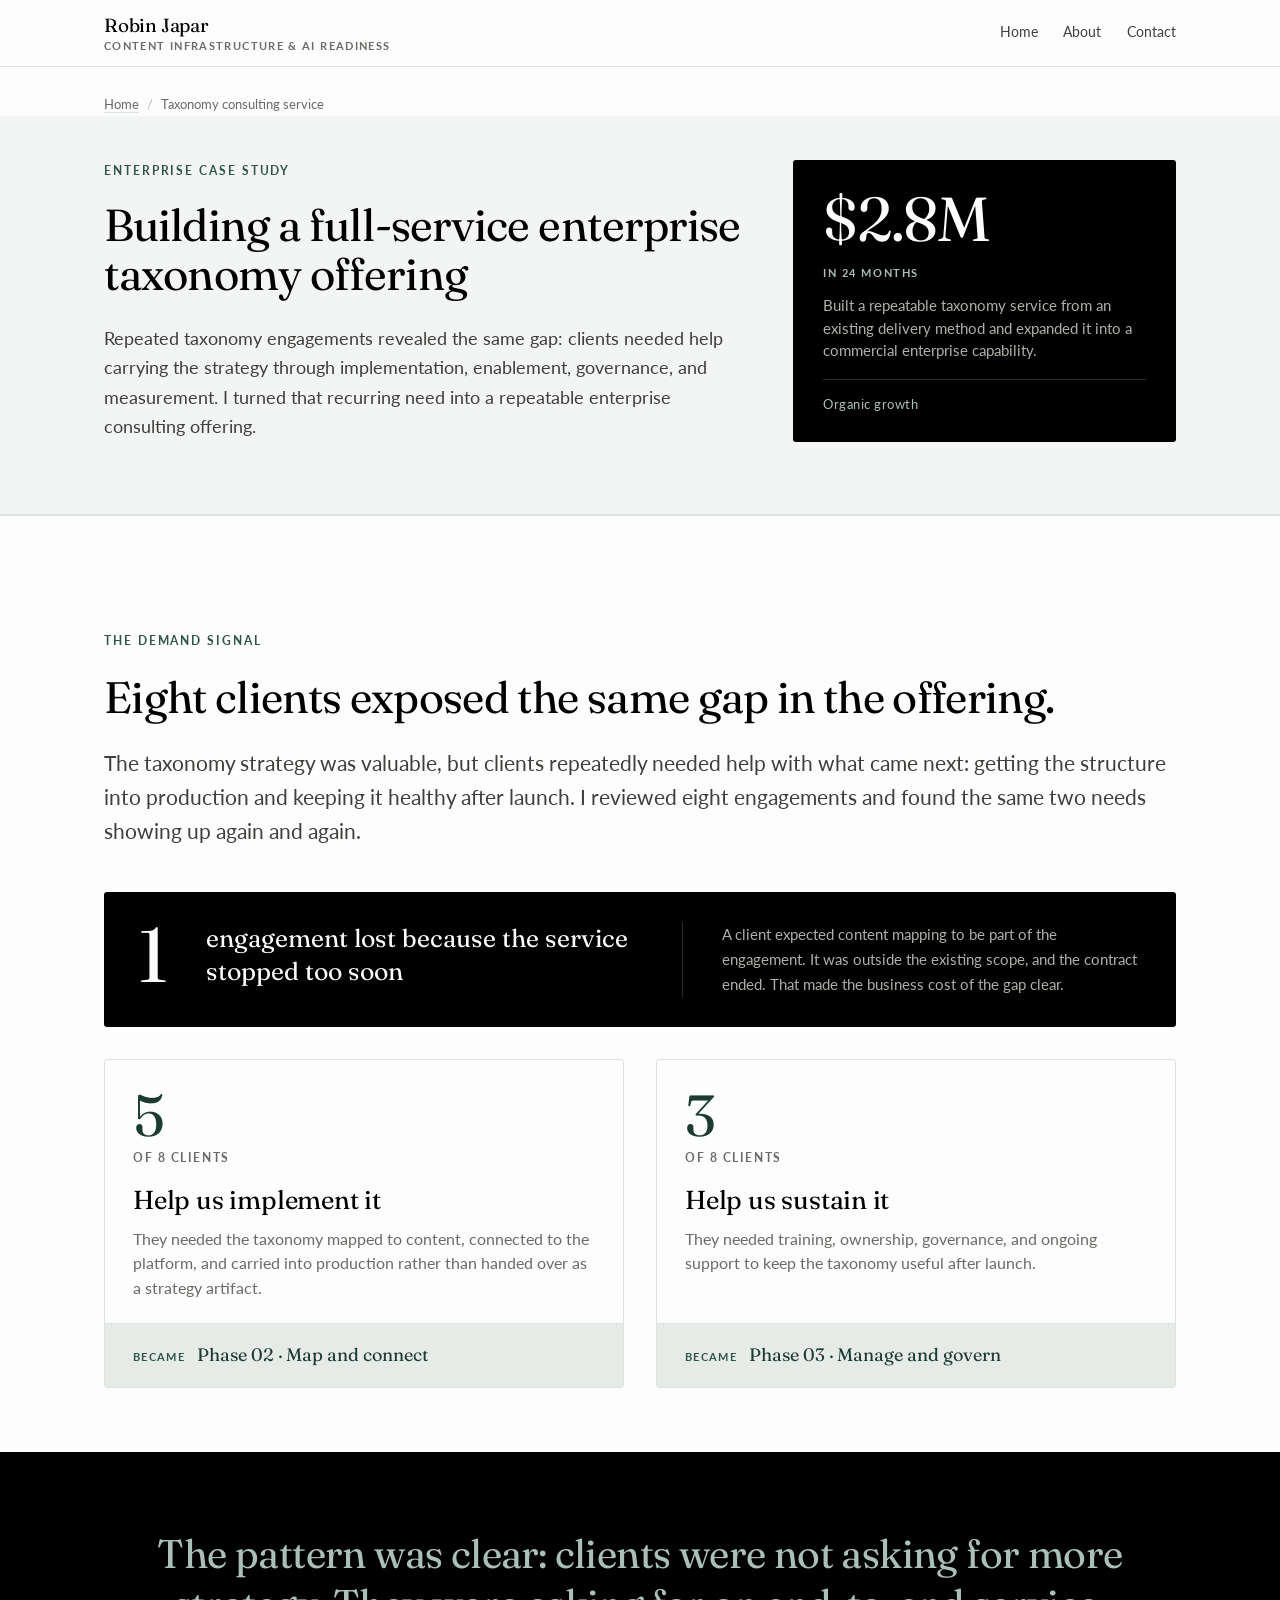
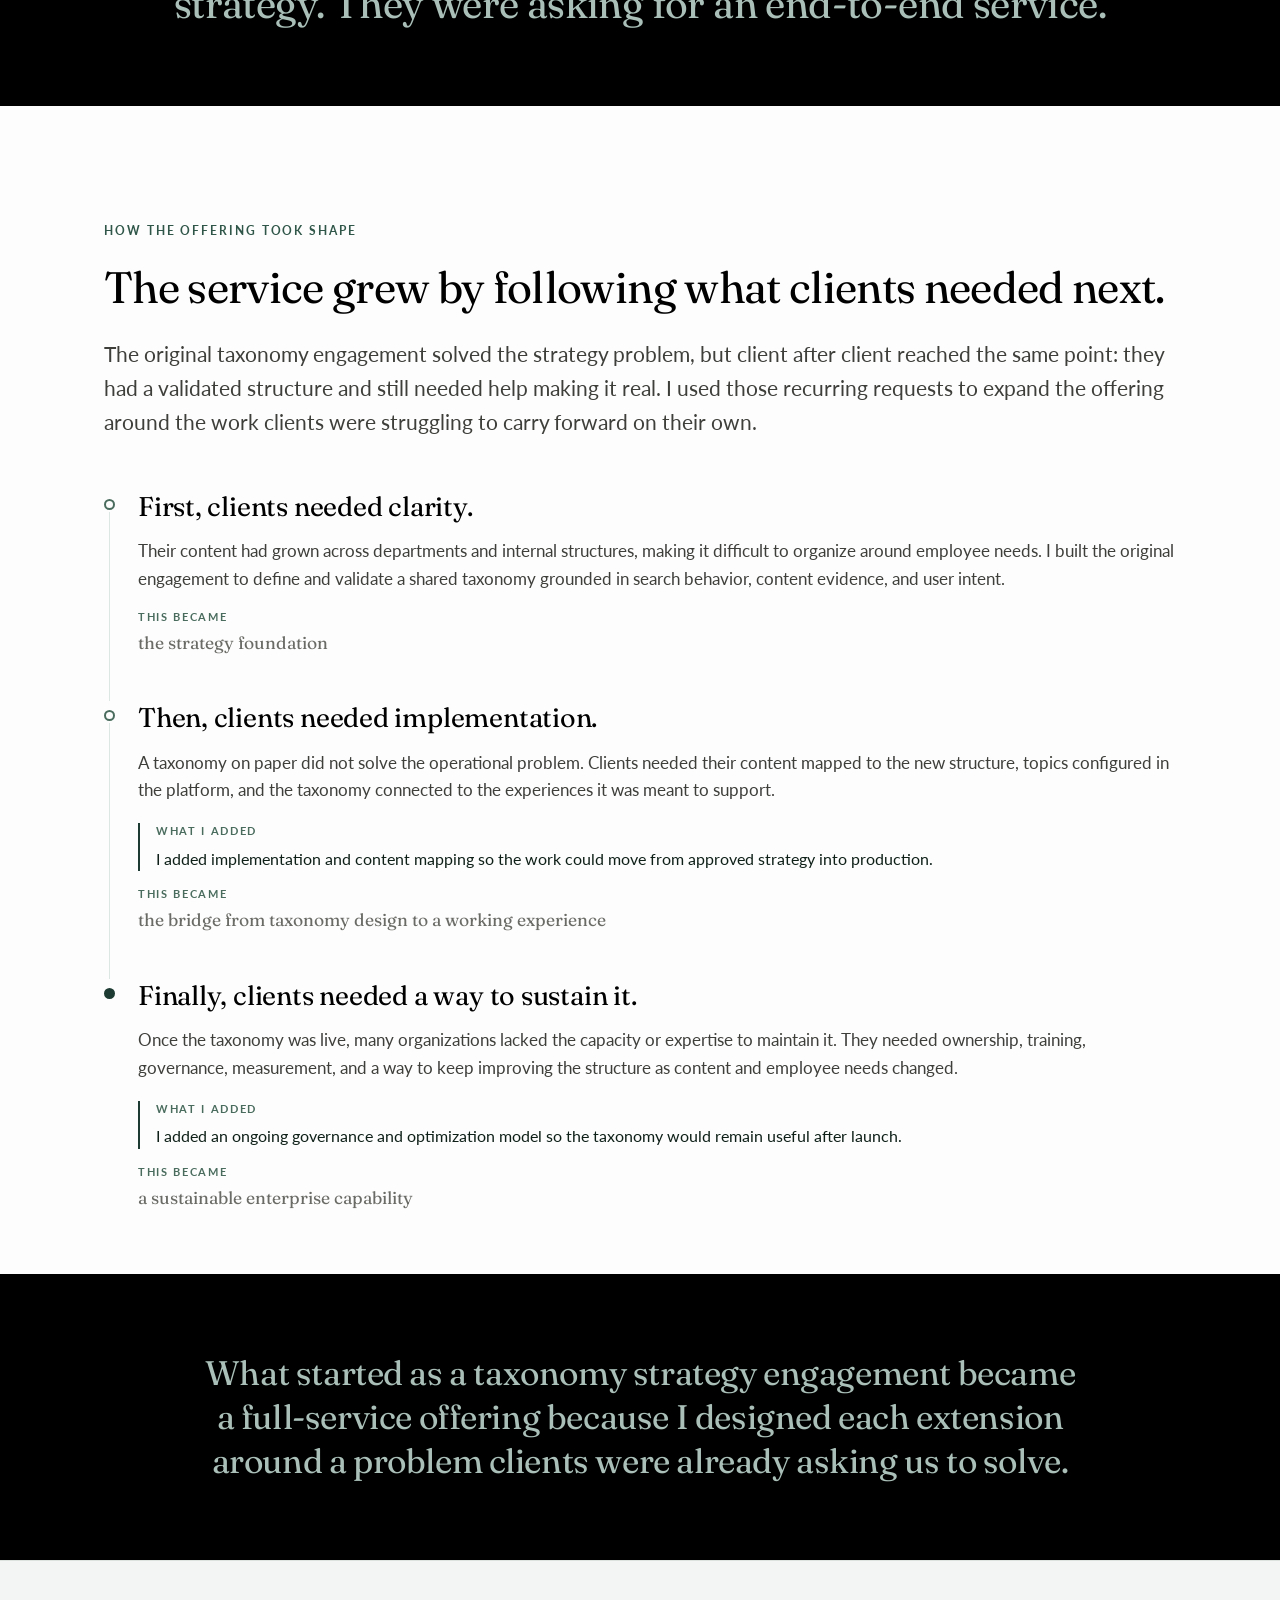
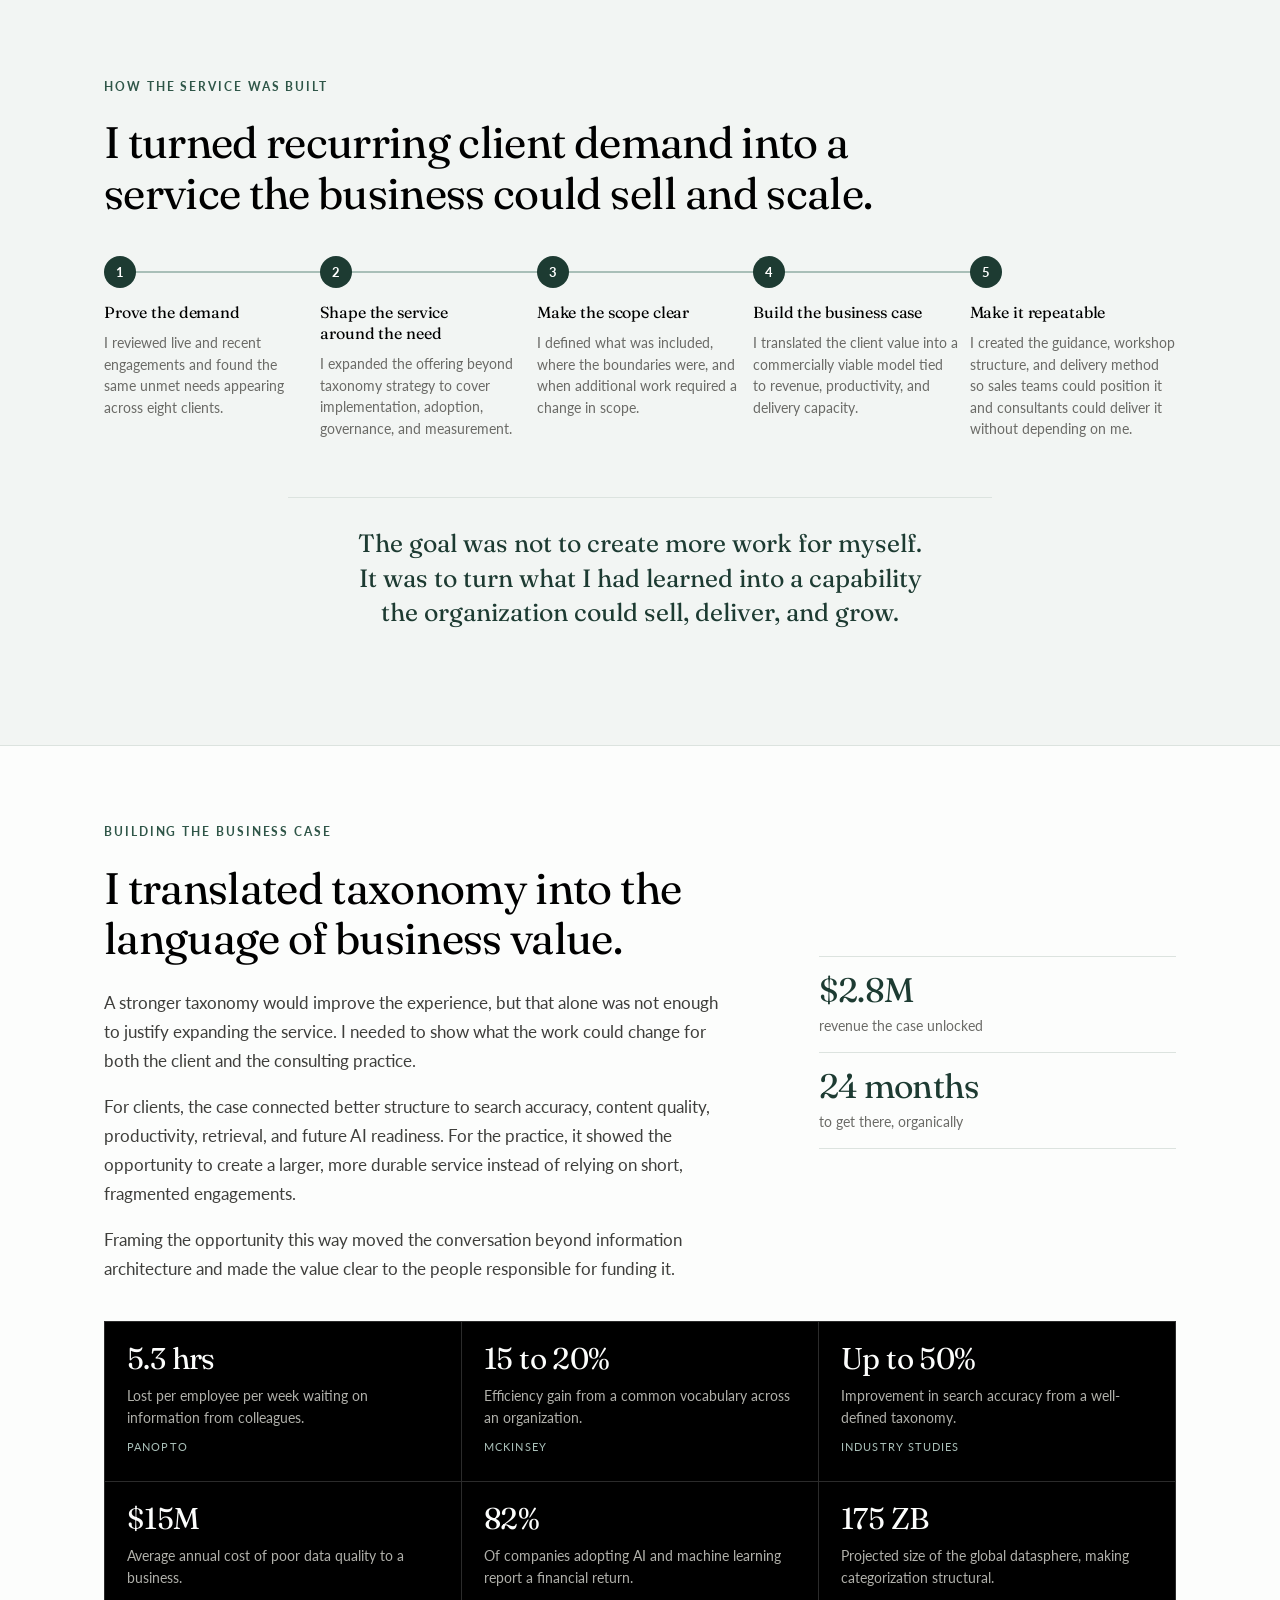
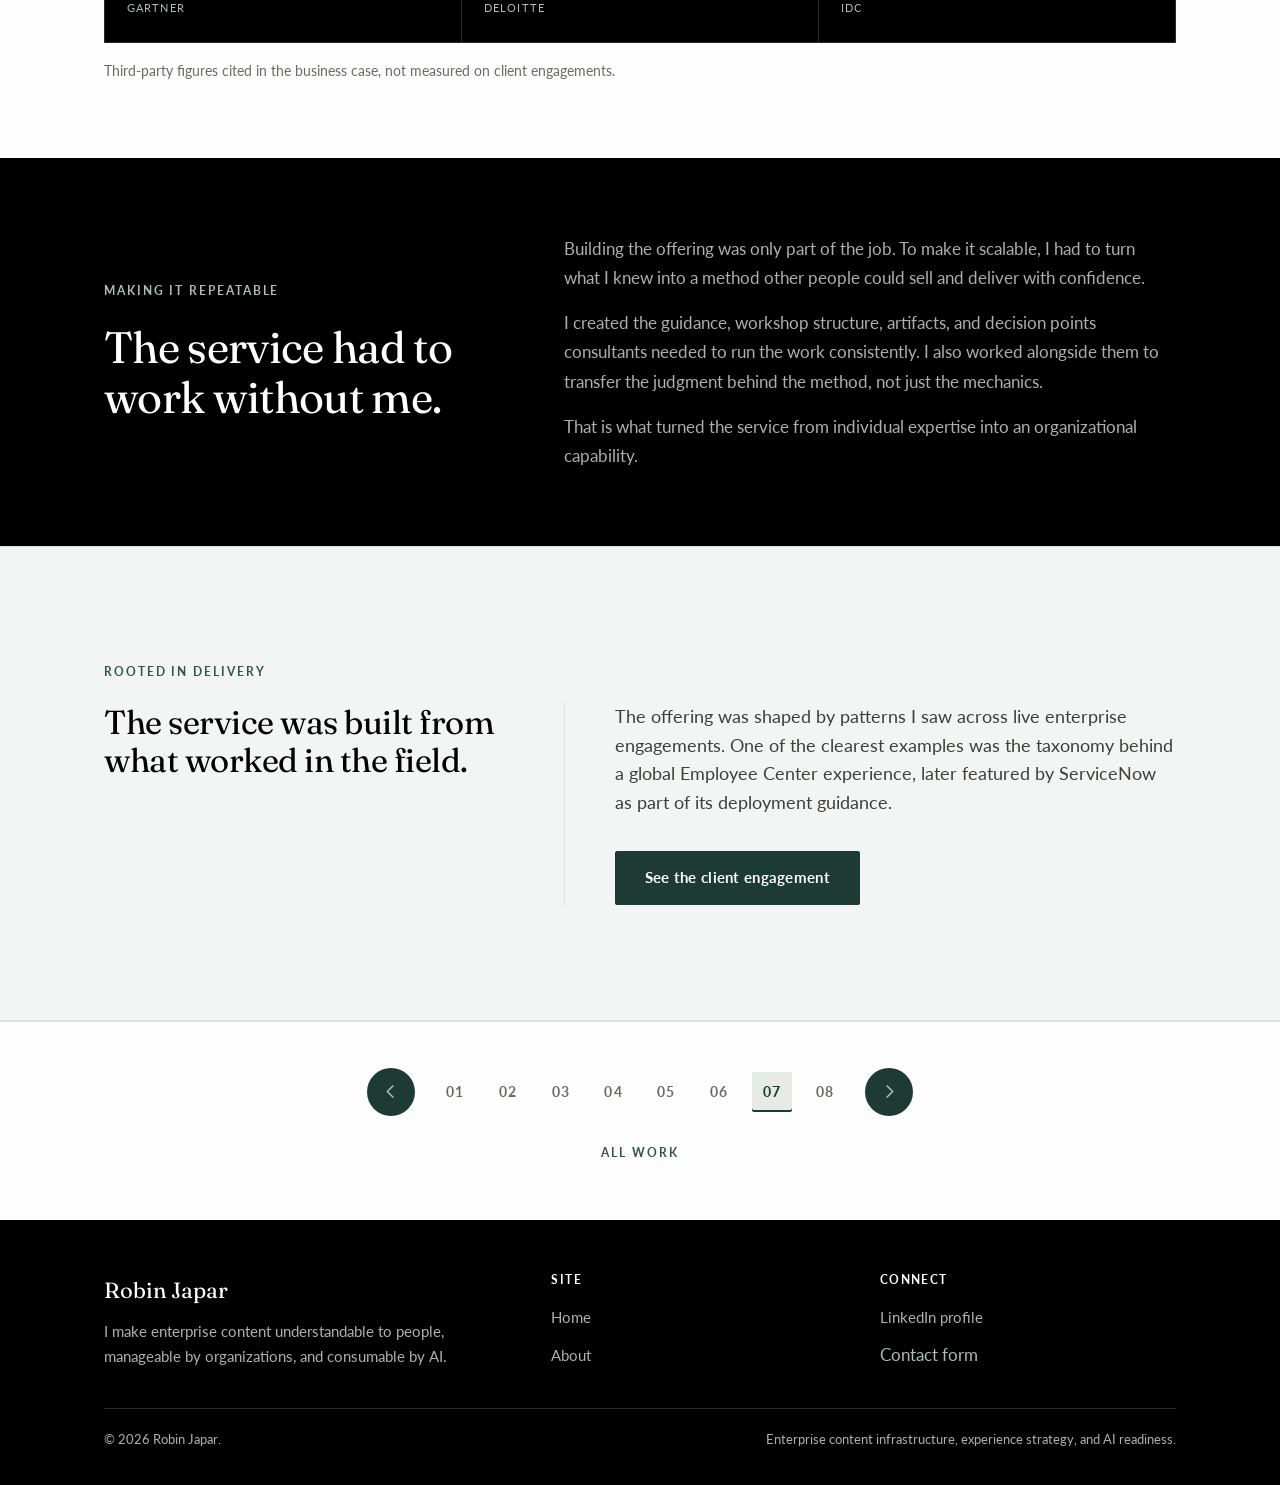
<file: work-taxonomy-consulting-service.html>
<!DOCTYPE html>
<html lang="en">
<head>
<meta charset="utf-8">
<meta name="viewport" content="width=device-width, initial-scale=1">
<title>Building an enterprise taxonomy service | Robin Japar</title>
<meta name="description" content="Clients needed implementation, enablement, and governance, not just strategy. I turned that gap into a repeatable consulting offering worth $2.8M in 24 months.">
<link rel="canonical" href="https://www.japarofcontent.com/work/taxonomy-consulting-service">
<link rel="icon" href="assets/favicon.ico" sizes="any">
<link rel="icon" href="assets/favicon.svg" type="image/svg+xml">
<link rel="apple-touch-icon" href="assets/apple-touch-icon.png">
<meta name="theme-color" content="#1D3B32">
<meta name="robots" content="index, follow, max-image-preview:large, max-snippet:-1">
<meta name="author" content="Robin Japar">
<meta property="og:type" content="article">
<meta property="og:site_name" content="Robin Japar">
<meta property="og:locale" content="en_US">
<meta property="og:url" content="https://www.japarofcontent.com/work/taxonomy-consulting-service">
<meta property="og:title" content="Building an enterprise taxonomy service | Robin Japar">
<meta property="og:description" content="Clients needed implementation, enablement, and governance, not just strategy. I turned that gap into a repeatable consulting offering worth $2.8M in 24 months.">
<meta property="og:image" content="https://www.japarofcontent.com/assets/social-card.jpg">
<meta property="og:image:alt" content="Robin Japar, enterprise content strategy and AI readiness">
<meta name="twitter:card" content="summary_large_image">
<meta name="twitter:title" content="Building an enterprise taxonomy service | Robin Japar">
<meta name="twitter:description" content="Clients needed implementation, enablement, and governance, not just strategy. I turned that gap into a repeatable consulting offering worth $2.8M in 24 months.">
<meta name="twitter:image" content="https://www.japarofcontent.com/assets/social-card.jpg">
<script type="application/ld+json">
{
  "@context": "https://schema.org",
  "@graph": [
    {
      "@type": "Person",
      "@id": "https://www.japarofcontent.com/#robin",
      "name": "Robin Japar",
      "jobTitle": "Enterprise content strategy, experience architecture, and AI readiness leader",
      "url": "https://www.japarofcontent.com/",
      "sameAs": [
        "https://www.linkedin.com/in/robin-japar"
      ],
      "knowsAbout": [
        "Enterprise content strategy",
        "Content design",
        "Taxonomy",
        "Information architecture",
        "Content modeling",
        "Headless CMS",
        "Adobe Experience Manager",
        "ServiceNow Employee Center",
        "Personalization",
        "UX research",
        "Customer journey analysis",
        "Content governance",
        "AI readiness",
        "Service design"
      ]
    },
    {
      "@type": "BreadcrumbList",
      "itemListElement": [
        {
          "@type": "ListItem",
          "position": 1,
          "name": "Home",
          "item": "https://www.japarofcontent.com/"
        },
        {
          "@type": "ListItem",
          "position": 2,
          "name": "Taxonomy consulting service",
          "item": "https://www.japarofcontent.com/work/taxonomy-consulting-service"
        }
      ]
    },
    {
      "@type": "CreativeWork",
      "@id": "https://www.japarofcontent.com/work/taxonomy-consulting-service#work",
      "url": "https://www.japarofcontent.com/work/taxonomy-consulting-service",
      "name": "Building a full-service enterprise taxonomy offering",
      "headline": "Building a full-service enterprise taxonomy offering",
      "about": [
        "Service design",
        "Productization",
        "Enterprise taxonomy",
        "Content governance",
        "Consulting methodology",
        "Business case development"
      ],
      "abstract": "Expanded a taxonomy strategy engagement into a full-service enterprise consulting offering covering implementation, enablement, governance, and measurement, generating $2.8 million within 24 months organically.",
      "author": {
        "@id": "https://www.japarofcontent.com/#robin"
      },
      "creator": {
        "@id": "https://www.japarofcontent.com/#robin"
      },
      "inLanguage": "en",
      "isPartOf": {
        "@id": "https://www.japarofcontent.com/#site"
      }
    }
  ]
}
</script>
<link rel="preconnect" href="https://fonts.googleapis.com">
<link rel="preconnect" href="https://fonts.gstatic.com" crossorigin>
<link href="https://fonts.googleapis.com/css2?family=Fraunces:opsz,wght@9..144,300..700&family=Lato:wght@300;400;700&display=swap" rel="stylesheet">
<link rel="stylesheet" href="assets/work-pagination.css">
<style>


/* ============================================================
   DESIGN TOKENS
   Sourced from the Wix site theme: base black/white,
   accents deep forest, sage, mid green, cream.
   ============================================================ */
:root{
  /* BASE - white, black, neutral ramp. These carry the page. */
  --paper:#FCFDFC;
  --paper-alt:#F2F5F3;
  --black:#000000;
  --black-soft:#101010;
  --rule:#DCE3DF;
  --rule-dark:#2B2B2B;
  --ink:#000000;
  --body:#3E3E3B;
  --muted:#6A6A66;
  --on-black:#EDEDE9;
  --on-black-mute:#B0B0AA;

  /* ACCENT - restrained. Never used as a page background. */
  --forest-900:#0F2019;
  --forest-800:#163026;
  --forest:#1D3B32;
  --forest-600:#2F5648;
  --green-mid:#4A6C5E;
  --sage:#A9BFB8;
  --sage-100:#DCE6E2;
  --tint:#E6EBE8;
  --band:#F2F5F3;

  --font-display:"Fraunces",Georgia,"Times New Roman",serif;
  --font-body:"Lato",-apple-system,BlinkMacSystemFont,"Segoe UI",sans-serif;

  --shell:1200px;
  --gut:clamp(20px,5vw,64px);
  --sec:clamp(64px,9vw,120px);
}


*,*::before,*::after{box-sizing:border-box}
html{-webkit-text-size-adjust:100%}
body{
  margin:0;background:var(--paper);color:var(--body);
  font-family:var(--font-body);font-size:17px;font-weight:400;line-height:1.72;
  -webkit-font-smoothing:antialiased;overflow-x:hidden;
}
img{max-width:100%;display:block;height:auto}
h1,h2,h3,h4{font-family:var(--font-display);color:var(--ink);font-weight:400;margin:0;text-wrap:balance}
h1{font-size:clamp(35px,5.4vw,64px);line-height:1.08;letter-spacing:-.02em}
h2{font-size:clamp(28px,3.7vw,44px);line-height:1.15;letter-spacing:-.015em}
h3{font-size:clamp(20px,2.1vw,25px);line-height:1.28;letter-spacing:-.008em}
h4{font-size:18px;line-height:1.35}
p{margin:0}
a{color:var(--forest-600)}

.shell{max-width:var(--shell);margin:0 auto;padding-inline:var(--gut)}
.section{padding-block:var(--sec)}
.stack>*+*{margin-top:var(--s,1rem)}

.skip{position:absolute;left:-9999px;top:0;background:var(--forest);color:#fff;padding:12px 20px;z-index:200}
.skip:focus{left:12px;top:12px}

.eyebrow{
  font-family:var(--font-body);font-size:12px;font-weight:700;letter-spacing:.16em;
  text-transform:uppercase;color:var(--forest-600);margin:0 0 20px;
}
.on-dark .eyebrow{color:var(--sage)}
.lede{font-size:clamp(18px,1.9vw,20.5px);line-height:1.66;color:var(--body);text-wrap:pretty}
.on-dark{background:var(--black);color:var(--on-black)}
.on-dark h2,.on-dark h3,.on-dark h4{color:#FFFFFF}
.on-dark .lede{color:var(--on-black-mute)}


/* ---------- header ---------- */
.masthead{position:sticky;top:0;z-index:100;background:var(--paper);border-bottom:1px solid var(--rule)}
.masthead-in{display:flex;align-items:center;justify-content:space-between;gap:20px;max-width:var(--shell);margin:0 auto;padding:14px var(--gut)}
.brand{font-family:var(--font-display);font-size:19px;color:var(--ink);text-decoration:none;letter-spacing:-.01em;line-height:1.2}
.brand span{display:block;font-family:var(--font-body);font-size:10.5px;font-weight:700;letter-spacing:.13em;text-transform:uppercase;color:var(--muted);margin-top:3px}
.mainnav{display:flex;align-items:center;gap:clamp(14px,2vw,28px)}
.mainnav a,.mainnav button{font-family:var(--font-body);font-size:14px;color:var(--body);text-decoration:none;padding:6px 0;border:0;border-bottom:2px solid transparent;background:none;cursor:pointer;line-height:inherit}
.mainnav a:hover,.mainnav button:hover,.mainnav a:focus-visible,.mainnav button:focus-visible{color:var(--forest-600);border-bottom-color:var(--sage)}
.mainnav a[aria-current="page"]{color:var(--ink);border-bottom-color:var(--forest)}
.navtoggle{display:none;background:none;border:1px solid var(--rule);border-radius:4px;padding:9px 13px;font-family:var(--font-body);font-size:13px;color:var(--ink);cursor:pointer}

/* ---------- buttons ---------- */
.btn{
  display:inline-block;font-family:var(--font-body);font-size:14.5px;font-weight:700;
  cursor:pointer;line-height:1.5;text-align:center;-webkit-appearance:none;appearance:none;
  letter-spacing:.02em;text-decoration:none;padding:14px 28px;border-radius:2px;
  border:2px solid var(--forest);background:var(--forest);color:#fff;transition:background .18s ease-out,color .18s,border-color .18s,transform .18s ease-out;
}
/* One rule governs both variants:
   secondary fills with the primary's resting colour,
   primary shifts to a clearly different accent tone.
   Every button also lifts, so the change is felt as well as seen. */
.btn:hover,.btn:focus-visible{
  background:#fff;border-color:var(--forest);color:var(--forest);
  transform:translateY(-2px);
}
.btn:active{transform:translateY(0)}

.btn.alt{background:transparent;color:var(--forest);border-color:var(--forest)}
.btn.alt:hover,.btn.alt:focus-visible{
  background:var(--forest);border-color:var(--forest);color:#fff;
  transform:translateY(-2px);
}

.on-dark .btn{background:var(--paper);border-color:var(--paper);color:var(--black)}
.on-dark .btn:hover,.on-dark .btn:focus-visible{
  background:transparent;border-color:var(--paper);color:var(--paper);
  transform:translateY(-2px);
}
.on-dark .btn.alt{background:transparent;color:var(--paper);border-color:var(--sage)}
.on-dark .btn.alt:hover,.on-dark .btn.alt:focus-visible{
  background:var(--paper);border-color:var(--paper);color:var(--black);
  transform:translateY(-2px);
}
.btnrow{display:flex;flex-wrap:wrap;gap:14px;margin-top:34px}

/* focus */
a:focus-visible,button:focus-visible,[tabindex]:focus-visible{outline:3px solid var(--forest-600);outline-offset:3px}
.on-dark a:focus-visible,.on-dark button:focus-visible{outline-color:var(--sage)}

/* ---------- hero ---------- */
.hero{background:var(--paper);border-bottom:1px solid var(--rule)}
.hero-grid{display:grid;grid-template-columns:1.28fr .72fr;gap:clamp(32px,5vw,72px);align-items:stretch;padding-block:clamp(56px,7vw,96px)}
.hero p.lede{margin-top:26px}
.portrait{position:relative;border-radius:3px;overflow:hidden;background:var(--sage-100);min-height:430px}
.portrait img{width:100%;height:100%;object-fit:cover;object-position:50% 22%}
.ph{
  position:absolute;inset:0;display:flex;flex-direction:column;align-items:center;justify-content:center;gap:8px;
  background:var(--sage-100);color:var(--forest);text-align:center;padding:24px;
  font-family:var(--font-body);font-size:13px;line-height:1.6;
}
.ph[hidden]{display:none}
.ph strong{font-size:12px;letter-spacing:.12em;text-transform:uppercase}
.portrait figcaption{
  position:absolute;left:0;right:0;bottom:0;background:linear-gradient(transparent,rgba(15,32,25,.86));
  color:#EEF2F0;font-size:12.5px;line-height:1.5;padding:34px 18px 14px;
}

/* ---------- proof bar ---------- */
.proof{background:var(--black);color:var(--on-black)}
.proof-grid{display:grid;grid-template-columns:repeat(3,1fr);gap:1px;background:var(--rule-dark)}
.metric{background:var(--black);padding:clamp(28px,4vw,42px) clamp(16px,2.4vw,30px)}
.metric .val{font-family:var(--font-display);font-size:clamp(34px,4.4vw,52px);line-height:1;color:#FFFFFF;font-weight:300;letter-spacing:-.02em}
.metric .lbl{font-size:14px;line-height:1.6;color:var(--on-black-mute);margin-top:14px;max-width:30ch}

/* ---------- systems graphic (signature) ---------- */
.systems{border:1px solid var(--rule-dark);border-radius:3px;padding:clamp(20px,3vw,34px);background:var(--black-soft)}
.chain{display:grid;grid-template-columns:1fr;gap:0;--dot-y:22px}
.node{position:relative;padding:15px 0 15px 26px;background:none;border:0;border-radius:0}
.node::before{
  content:"";position:absolute;left:-5px;top:var(--dot-y);width:9px;height:9px;border-radius:50%;
  background:var(--sage);border:1px solid var(--black);z-index:1;
}
/* rail segment: runs from this dot centre to the next dot centre.
   offset by the dot centre, then 100% of node height lands exactly on the next one. */
.node::after{
  content:"";position:absolute;left:-1px;top:calc(var(--dot-y) + 5.5px);width:1px;height:100%;
  background:var(--green-mid);z-index:0;
}
.node:last-child{padding-bottom:0}
.node:last-child::after{display:none}
.node:last-child::before{background:var(--tint)}
.node .n-t{font-family:var(--font-display);font-size:18px;color:#FFFFFF;line-height:1.2}
.node .n-d{font-size:13px;line-height:1.55;color:var(--on-black-mute);margin-top:5px}
.chain-cap{font-size:13px;color:var(--sage);margin-top:18px;border-top:1px solid var(--rule-dark);padding-top:16px}

/* ---------- pov ---------- */
.pov-grid{display:grid;grid-template-columns:1.15fr .85fr;gap:clamp(32px,5vw,66px);align-items:start}
.pillars{display:grid;grid-template-columns:repeat(2,1fr);gap:1px;background:var(--rule-dark);margin-top:34px;border:1px solid var(--rule-dark)}
.pillar{background:var(--black);padding:22px 20px}
.pillar h4{color:#FFFFFF;font-size:17px}
.pillar p{font-size:14px;line-height:1.6;color:var(--on-black-mute);margin-top:7px}

/* ---------- progression ---------- */
.tchev{display:none}
.tnode:hover .tlabel,.tnode:focus-visible .tlabel{color:var(--ink)}
.tnode:hover .tdot,.tnode:focus-visible .tdot{transform:scale(1.18);border-color:var(--forest);border-width:3px}
.tnode:hover .tdot i,.tnode:focus-visible .tdot i{background:var(--forest);transform:scale(1.15)}
.track{position:relative;margin-top:44px}
.track-line{display:none}
.track-nodes{position:relative;display:grid;grid-template-columns:repeat(6,1fr);gap:8px}
.tnode{
  background:none;border:0;padding:0 6px 0 0;text-align:left;cursor:pointer;font-family:var(--font-body);
  display:grid;align-content:start;justify-items:start;width:100%;position:relative;
}
.tnode::before{
  content:"";position:absolute;left:14px;right:-22px;top:13px;height:2px;
  background:var(--sage);z-index:0;
}
.tnode:last-child::before{display:none}
.tdot{position:relative;z-index:1;width:28px;height:28px;border-radius:50%;background:var(--paper);border:2px solid var(--green-mid);display:grid;place-items:center;transition:transform .18s ease-out,border-color .18s,border-width .18s,background .18s}
.tdot i{width:9px;height:9px;border-radius:50%;background:var(--green-mid);display:block;transition:transform .18s ease-out,background .18s;font-style:normal}
.tnode.is-open .tdot{border-color:var(--forest);background:var(--forest);transform:scale(1.16)}
.tnode.is-open .tdot i{background:var(--tint)}
.tnode.is-open:hover .tdot{transform:scale(1.24)}
.tlabel{font-size:13px;line-height:1.45;color:var(--muted);margin-top:14px;max-width:16ch;display:block;min-height:2.9em}
.tnode.is-open .tlabel{color:var(--ink);font-weight:700}
.tstage{font-size:11px;font-weight:700;letter-spacing:.13em;text-transform:uppercase;color:var(--forest-600);display:block;margin-top:10px}
.panel{
  margin-top:44px;background:var(--band);border:1px solid var(--rule);border-left:4px solid var(--forest);
  border-radius:0;padding:clamp(24px,3.4vw,38px);
}
.panel .quote{font-family:var(--font-display);font-size:clamp(20px,2.5vw,27px);line-height:1.34;color:var(--ink);max-width:34ch}
.panel .proofpt{margin-top:18px;max-width:62ch}
.panel .meta{display:flex;flex-wrap:wrap;gap:10px 26px;margin-top:22px;font-size:13.5px;color:var(--muted)}
.panel .meta b{color:var(--ink);font-weight:700}

/* ---------- capabilities ---------- */
.cards{display:grid;grid-template-columns:repeat(3,1fr);gap:1px;background:var(--rule);border:1px solid var(--rule);margin-top:44px}
.card{background:var(--paper);padding:clamp(22px,2.6vw,30px)}
.card .idx{font-size:11.5px;font-weight:700;letter-spacing:.14em;color:var(--forest-600);text-transform:uppercase}
.card h3{margin-top:12px;font-size:21px}
.card p{margin-top:11px;font-size:15.5px;line-height:1.62;color:var(--muted)}

/* ---------- featured work ---------- */
.work{display:grid;grid-template-columns:repeat(3,1fr);gap:clamp(20px,2.6vw,30px);margin-top:44px}
.wcard{display:flex;flex-direction:column;border:1px solid var(--rule);border-radius:3px;overflow:hidden;background:var(--paper)}
.wthumb{aspect-ratio:16/10;background:var(--sage-100);position:relative;border-bottom:1px solid var(--rule)}
.wthumb img{width:100%;height:100%;object-fit:cover}
.wbody{padding:clamp(20px,2.4vw,26px);display:flex;flex-direction:column;flex:1}
.wtag{font-size:11px;font-weight:700;letter-spacing:.13em;text-transform:uppercase;color:var(--forest-600)}
.wcard h3{margin-top:12px;font-size:21px}
.wfields{margin-top:18px;border-top:1px solid var(--rule);padding-top:16px;display:grid;gap:11px}
.field{display:grid;grid-template-columns:88px minmax(0,1fr);gap:12px;font-size:14px;line-height:1.55}
.field dt{font-weight:700;color:var(--ink);font-size:11.5px;letter-spacing:.09em;text-transform:uppercase;padding-top:2px}
.field dd{margin:0;color:var(--muted)}
.wai{margin-top:16px;background:var(--tint);border-left:3px solid var(--green-mid);padding:13px 15px;font-size:14px;line-height:1.6;color:var(--forest-800)}
.wai b{display:block;font-size:11px;letter-spacing:.11em;text-transform:uppercase;margin-bottom:5px;color:var(--forest)}
.wlink{margin-top:auto;padding-top:20px;font-size:14.5px;font-weight:700;color:var(--forest-600);text-decoration:none;display:inline-block}
.wlink:hover{text-decoration:underline}

/* ---------- recognition ---------- */
.rec{display:grid;grid-template-columns:repeat(4,1fr);gap:1px;background:var(--rule-dark);border:1px solid var(--rule-dark);margin-top:44px}
.rcol{background:var(--black);padding:24px 20px}
.rcol h3{font-size:19px;color:#FFFFFF}
.rcol ul{margin:14px 0 0;padding:0;list-style:none}
.rcol li{font-size:14px;line-height:1.55;color:var(--on-black-mute);padding-left:16px;position:relative;margin-top:9px}
.rcol li::before{content:"";position:absolute;left:0;top:9px;width:6px;height:1px;background:var(--green-mid)}

/* ---------- closing ---------- */
.closing{background:var(--paper-alt);border-top:1px solid var(--rule)}
.closing-in{display:grid;grid-template-columns:1.2fr .8fr;gap:clamp(28px,5vw,64px);align-items:center}

/* ---------- footer ---------- */
.foot{background:var(--black);color:var(--on-black-mute);padding-block:52px 34px}
.foot-grid{display:grid;grid-template-columns:1.4fr 1fr 1fr;gap:32px}
.foot h4{color:#FFFFFF;font-family:var(--font-body);font-size:11.5px;letter-spacing:.13em;text-transform:uppercase;font-weight:700}
.foot ul{list-style:none;margin:14px 0 0;padding:0}
.foot li{margin-top:9px}
.foot a{color:var(--on-black-mute);text-decoration:none;font-size:14.5px}
.foot a:hover{color:#fff;text-decoration:underline}
.foot .sig{font-family:var(--font-display);font-size:22px;color:#FFFFFF}
.foot .tag{font-size:14.5px;margin-top:10px;max-width:40ch;color:var(--on-black-mute)}
.foot-base{border-top:1px solid var(--rule-dark);margin-top:38px;padding-top:20px;font-size:12.5px;display:flex;flex-wrap:wrap;gap:12px;justify-content:space-between}

/* ---------- contact modal ---------- */
.cf-backdrop{position:absolute;inset:0;background:rgba(10,14,12,.62);z-index:300;display:none}
.cf-backdrop[data-open="true"]{display:block}
.cf-dialog{
  position:absolute;left:50%;transform:translateX(-50%);width:min(620px,calc(100vw - 32px));
  background:var(--paper);border:1px solid var(--rule);border-radius:4px;z-index:301;
  box-shadow:0 24px 70px rgba(10,14,12,.28);
}
.cf-head{display:flex;justify-content:space-between;align-items:flex-start;gap:18px;padding:26px 28px 0}
.cf-head h2{font-size:26px}
.cf-head p{font-size:15px;color:var(--muted);margin-top:9px;max-width:46ch}
.cf-close{
  background:none;border:1px solid var(--rule);border-radius:3px;width:34px;height:34px;flex:0 0 34px;
  cursor:pointer;color:var(--body);font-size:17px;line-height:1;display:grid;place-items:center;
}
.cf-close:hover{border-color:var(--forest);color:var(--forest)}
.cf-body{padding:22px 28px 28px}
.cf-row{display:grid;grid-template-columns:1fr 1fr;gap:14px}
.cf-field{margin-top:16px;display:block}
.cf-field label{display:block;font-size:12px;font-weight:700;letter-spacing:.09em;text-transform:uppercase;color:var(--ink);margin-bottom:7px}
.cf-field .opt{color:var(--muted);font-weight:400;letter-spacing:0;text-transform:none;font-size:12.5px}
.cf-field input,.cf-field select,.cf-field textarea{
  width:100%;font-family:var(--font-body);font-size:15.5px;color:var(--ink);background:var(--paper);
  border:1px solid var(--rule);border-radius:3px;padding:11px 12px;line-height:1.5;
}
.cf-field textarea{min-height:112px;resize:vertical}
.cf-field input:focus,.cf-field select:focus,.cf-field textarea:focus{outline:3px solid var(--forest-600);outline-offset:1px;border-color:var(--forest-600)}
.cf-field input[aria-invalid="true"],.cf-field textarea[aria-invalid="true"],.cf-field select[aria-invalid="true"]{border-color:#8C2F2F}
.cf-err{display:block;font-size:13px;color:#8C2F2F;margin-top:6px;min-height:0}
.cf-hp{position:absolute;left:-9999px;width:1px;height:1px;overflow:hidden}
.cf-actions{display:flex;flex-wrap:wrap;gap:12px;align-items:center;margin-top:24px;padding-top:20px;border-top:1px solid var(--rule)}
.cf-note{font-size:13px;color:var(--muted);margin-top:14px}
.cf-status{padding:14px 16px;border-radius:3px;font-size:15px;line-height:1.6;margin-top:18px}
.cf-status.ok{background:var(--tint);border-left:3px solid var(--forest);color:var(--forest-800)}
.cf-status.bad{background:#F7ECEC;border-left:3px solid #8C2F2F;color:#6B2020}
.cf-linkbtn{background:none;border:0;padding:0;font:inherit;color:var(--sage);cursor:pointer;text-decoration:none}
.cf-linkbtn:hover{color:#fff;text-decoration:underline}
@media (max-width:620px){.cf-row{grid-template-columns:1fr}.cf-head,.cf-body{padding-left:20px;padding-right:20px}}

/* ---------- responsive ---------- */
@media (max-width:1000px){
  .hero-grid{grid-template-columns:1fr;gap:34px}
  .portrait{max-width:340px;aspect-ratio:4/5;min-height:0;margin-inline:auto}
  .proof-grid{grid-template-columns:repeat(2,1fr)}
  .pov-grid,.closing-in{grid-template-columns:1fr}
  .cards,.work,.rec{grid-template-columns:repeat(2,1fr)}
  .foot-grid{grid-template-columns:1fr 1fr}
}
@media (max-width:760px){
  .navtoggle{display:block}
  .mainnav{display:none;position:absolute;top:100%;left:0;right:0;background:var(--paper);border-bottom:1px solid var(--rule);flex-direction:column;align-items:stretch;gap:0;padding:6px var(--gut) 16px}
  .mainnav.open{display:flex}
  .mainnav a,.mainnav button{padding:12px 0;border-bottom:1px solid var(--rule);text-align:left;width:100%}
  .masthead-in{position:relative}
  .tlabel{min-height:0}
  .track-nodes{grid-template-columns:1fr;gap:0}
  .tnode{grid-template-columns:28px minmax(0,1fr) 16px;gap:0 14px;align-items:start;padding:12px 10px 22px;margin-left:0;border-left:0;border-radius:5px;min-height:56px}
  .tnode:last-child{padding-bottom:12px}
  .tnode::before{display:block;left:23px;right:auto;top:26px;width:2px;height:100%;background:var(--sage)}
  .tnode:hover,.tnode:focus-visible{background:var(--paper-alt)}
  .tnode.is-open{background:var(--tint)}
  .tchev{display:block;align-self:center;width:9px;height:9px;border-right:2px solid var(--green-mid);border-bottom:2px solid var(--green-mid);transform:rotate(-45deg);transition:transform .2s}
  .tnode.is-open .tchev{transform:rotate(45deg);border-color:var(--forest)}

/* accordion panel, rendered in the flow of the list on narrow screens */
  .track{margin-top:26px}
  .panel.inline{position:relative;margin:0 0 0 52px;padding:22px 20px 24px;border-left-width:3px}
  .panel.inline::before{content:"";position:absolute;left:-32px;top:0;bottom:-26px;width:2px;background:var(--sage)}
  .panel.inline[data-last]::before{display:none}
  .panel.inline .quote{font-size:20px;max-width:none}
  .panel.inline .meta{gap:10px 0;flex-direction:column}

  .tlabel,.tstage{margin-top:0;max-width:none}
  .tstage{margin-top:4px}
  .cards,.work,.rec,.proof-grid,.pillars{grid-template-columns:1fr}
  .foot-grid{grid-template-columns:1fr}
  body{font-size:16px}
}
@media (prefers-reduced-motion:reduce){
  *{transition:none!important;animation:none!important;scroll-behavior:auto!important}
}


/* ================= CASE STUDY ================= */
.crumbs{font-size:13px;color:var(--muted);padding-top:26px}
.crumbs a{color:var(--muted);text-decoration:none;border-bottom:1px solid var(--rule)}
.crumbs a:hover{color:var(--forest-600);border-bottom-color:var(--forest-600)}
.crumbs span{margin:0 8px;color:var(--sage)}

.case-hero{background:var(--paper-alt);border-bottom:1px solid var(--rule)}
.case-hero .inner{
  padding-block:clamp(28px,3.5vw,44px) clamp(46px,6vw,72px);
  display:grid;grid-template-columns:minmax(0,1.25fr) minmax(280px,.75fr);
  gap:clamp(28px,4vw,64px);align-items:center;
}
.nb{white-space:nowrap}
.case-hero h1{margin-top:8px;font-size:clamp(30px,3.5vw,45px);text-wrap:pretty;hyphens:none}

/* one supporting paragraph, labelled, rather than a subtitle plus a boxed summary */
.brief{margin-top:26px;font-size:18px;line-height:1.62;color:var(--body);text-wrap:pretty}
.jump a span{font-size:15px;transition:transform .18s ease-out}

/* the credibility asset earns the second column */
.proofcard{
  display:block;align-self:center;background:var(--paper);border:1px solid var(--rule);border-top:3px solid var(--forest);
  border-radius:3px;padding:24px 26px 22px;text-decoration:none;
  transition:border-color .18s,transform .18s ease-out;
}
.proofcard:hover,.proofcard:focus-visible{border-color:var(--forest);transform:translateY(-2px)}
.pc-k{display:block;font-size:10.5px;font-weight:700;letter-spacing:.14em;text-transform:uppercase;color:var(--green-mid)}
.pc-h{display:block;margin-top:10px;font-family:var(--font-display);font-size:23px;line-height:1.2;color:var(--ink)}
.pc-b{display:block;margin-top:12px;font-size:14.5px;line-height:1.58;color:var(--muted)}
.pc-m{display:block;margin-top:16px;padding-top:14px;border-top:1px solid var(--rule);
  font-size:12.5px;font-weight:700;letter-spacing:.05em;color:var(--forest-600)}


/* prose sections */
.chap{padding-block:clamp(48px,6vw,76px)}
.chap.band{background:var(--paper-alt);border-block:1px solid var(--rule)}
.chap-grid{display:grid;grid-template-columns:minmax(0,1fr) 380px;gap:clamp(28px,4vw,58px);align-items:start}
/* no artifact: heading and prose split the width as an editorial spread */
.chap.solo .chap-grid{grid-template-columns:minmax(0,.8fr) minmax(0,1.2fr);align-items:center}
.chap.solo .chap-head{position:static}
/* section intro that has prose but no artifact beside it */
.bandhead{display:grid;grid-template-columns:minmax(0,.8fr) minmax(0,1.2fr);gap:clamp(28px,4vw,58px);align-items:center}
.bandhead h2{max-width:none;text-wrap:pretty}
.bandhead .lede,.bandhead .body{margin-top:0;max-width:none}
.bandhead .body p:first-child{margin-top:0}
.bandhead .body p+p{margin-top:16px}
.bandhead .body .btnrow{margin-top:28px}
.chap.on-dark .body{color:var(--on-black-mute)}
.chap.solo .body{margin-top:0;max-width:60ch}
/* flipped chapters put the evidence first, breaking the repeating rhythm */
.chap.flip .chap-grid{grid-template-columns:380px minmax(0,1fr)}
.chap.flip .chap-grid > div{order:2}
.chap.flip .chap-grid > figure{order:1}
.chap.solo h2{max-width:none}
.chap h2{max-width:none;text-wrap:pretty}
.chap .body{margin-top:20px;max-width:62ch}
.chap .body p+p{margin-top:16px}
.chap .body ul{margin:16px 0 0;padding:0;list-style:none}
.chap .body li{position:relative;padding-left:20px;margin-top:10px;line-height:1.65}
.chap .body li::before{content:"";position:absolute;left:0;top:11px;width:8px;height:1px;background:var(--green-mid)}

/* point boxes: the list, broken out of the prose column */
.pointgrid{
  display:grid;grid-template-columns:repeat(auto-fit,minmax(215px,1fr));gap:14px;
  margin:clamp(30px,3.6vw,46px) 0 0;padding:0;list-style:none;
}
.point{
  background:var(--paper);border:1px solid var(--rule);border-top:3px solid var(--d2);border-radius:3px;
  padding:20px 22px 22px;font-size:15px;line-height:1.58;color:var(--ink);
}
.point:nth-child(4n+1){border-top-color:var(--d4)}
.point:nth-child(4n+2){border-top-color:var(--d3)}
.point:nth-child(4n+3){border-top-color:var(--d2)}
.point:nth-child(4n+4){border-top-color:var(--d1)}

/* evidence */
.evidence{border:1px solid var(--rule);background:var(--paper);border-radius:3px;overflow:hidden}
.evidence .ph{position:static;aspect-ratio:4/3}
.evidence .shot{background:var(--sage-100);position:relative;line-height:0}
.evidence .shot img{width:100%;height:auto;display:block}
.evidence figcaption{padding:14px 16px;font-size:13.5px;line-height:1.6;color:var(--muted);border-top:1px solid var(--rule)}
.evidence figcaption b{display:block;color:var(--ink);font-size:13.5px;margin-bottom:4px}

/* outcomes */
.result h3 + 

/* recognition */
.awards{display:grid;grid-template-columns:repeat(2,minmax(0,1fr));gap:20px;margin-top:32px}
.award{border:1px solid var(--rule);border-left:3px solid var(--green-mid);padding:20px 22px;background:var(--paper)}
.award .nm{font-family:var(--font-display);font-size:19px;color:var(--ink)}
.award .yr{font-size:12px;letter-spacing:.1em;text-transform:uppercase;color:var(--muted);margin-top:6px}
.award p{margin-top:11px;font-size:15px;line-height:1.6;color:var(--muted)}


/* ================= INFOGRAPHICS ================= */
:root{--d1:#DCE6E2;--d2:#A9BFB8;--d3:#4A6C5E;--d4:#1D3B32}
.figband{border-block:1px solid var(--rule-dark)}
.figwrap{margin:34px 0 0;background:var(--paper);border-radius:4px;padding:clamp(18px,2.4vw,30px)}
.figwrap svg{width:100%;height:auto;display:block}
.figcap{margin-top:22px;padding-top:18px;border-top:1px solid var(--rule);font-size:14px;line-height:1.65;color:var(--muted)}
.illus{display:inline-block;font-size:10.5px;font-weight:700;letter-spacing:.12em;text-transform:uppercase;
  color:var(--forest-600);background:var(--tint);padding:3px 8px;border-radius:2px;margin-bottom:10px}

/* method rail */
.method{display:grid;grid-template-columns:repeat(5,1fr);gap:10px;margin-top:38px;position:relative}
.mstep{position:relative;padding-top:46px}
/* connector runs dot centre to dot centre; the last step has nothing to connect to */
.mstep::before{content:"";position:absolute;left:16px;right:-26px;top:15px;height:2px;background:var(--d2)}
.mstep:last-child::before{display:none}
.mstep .num{position:absolute;left:0;top:0;width:32px;height:32px;border-radius:50%;
  background:var(--forest);color:#fff;display:grid;place-items:center;font-size:13px;font-weight:700;z-index:1}
.mstep h3{margin:0;font-size:16px;line-height:1.3;font-family:var(--font-display);font-weight:400}
.mstep p{margin-top:10px;font-size:13.5px;line-height:1.6;color:var(--muted)}

/* content matrix */
.matrix{margin-top:12px;border:1px solid var(--rule);border-radius:3px;overflow:hidden;font-size:12.5px}
.matrix table{width:100%;border-collapse:collapse;table-layout:fixed}
.matrix th,.matrix td{padding:9px 8px;text-align:center;border:1px solid var(--rule);line-height:1.35}
.matrix thead th{background:var(--paper-alt);font-size:11px;letter-spacing:.06em;text-transform:uppercase;color:var(--muted);font-weight:700}
.matrix tbody th{text-align:left;background:var(--paper-alt);font-weight:400;color:var(--ink);font-size:12.5px}
.matrix .lv3{background:var(--d3);color:#fff}
.matrix .lv2{background:var(--d2);color:var(--forest-800)}
.matrix .lv1{background:var(--d1);color:var(--forest-800)}
.matrix .lv0{background:var(--paper);color:var(--faint,#9aa39d)}
.mkey{display:flex;flex-wrap:wrap;gap:8px 16px;margin-top:12px;font-size:12.5px;color:var(--muted)}
.mkey span{display:flex;align-items:center;gap:6px}
.mkey i{width:12px;height:12px;border-radius:2px;display:block}

/* colored result + readiness cards */
.result:nth-child(1){border-top:3px solid var(--d4)}
.result:nth-child(2){border-top:3px solid var(--d3)}
.result:nth-child(3){border-top:3px solid var(--d2)}
.result:nth-child(4){border-top:3px solid var(--d1)}

@media (max-width:900px){
  .method{grid-template-columns:1fr;gap:0}
  .mstep{padding:0 0 26px 48px}
  .mstep::before{left:15px;right:auto;top:32px;bottom:0;width:2px;height:auto}
  .mstep:last-child::before{display:none}
  .mstep .num{left:0;top:0}
  .matrix{font-size:11px}
  .matrix th,.matrix td{padding:6px 4px}
}

/* placeholder flag for unconfirmed detail */
.todo{background:#FFF6E5;border-bottom:1px dashed #B08900;color:#6B5300;padding:0 3px}

@media (max-width:900px){
  .case-hero .inner{grid-template-columns:1fr;gap:0}
  .proofcard{margin-top:30px}
  .chap-grid,.chap.flip .chap-grid,.chap.solo .chap-grid,.bandhead{grid-template-columns:1fr}
  .bandhead .lede,.bandhead .body{margin-top:20px}
  .chap.solo .chap-head{position:static}
  .chap.solo .body{margin-top:20px}
  .chap.flip .chap-grid > div,.chap.flip .chap-grid > figure{order:0}
  .results,.ai-grid,.awards,          .evidence{max-width:520px}
}

.sr-only{position:absolute;width:1px;height:1px;overflow:hidden;clip:rect(0 0 0 0);white-space:nowrap}


/* ===== page-specific ===== */
.metriccard{background:var(--black);border-radius:3px;padding:28px 30px 26px;align-self:center}
.mc-n{display:block;font-family:var(--font-display);font-size:clamp(44px,5vw,62px);line-height:1;color:var(--paper);letter-spacing:-.02em}
.mc-k{display:block;margin-top:14px;font-size:11px;font-weight:700;letter-spacing:.14em;text-transform:uppercase;color:var(--sage)}
.mc-b{display:block;margin-top:12px;font-size:14.5px;line-height:1.58;color:var(--on-black-mute)}
.mc-m{display:block;margin-top:16px;padding-top:14px;border-top:1px solid var(--rule-dark);font-size:12.5px;letter-spacing:.04em;color:var(--sage)}

/* when a chapter carries metrics, copy sits under the heading and metrics take the right column */
.chap.statright .chap-grid{grid-template-columns:minmax(0,1.3fr) minmax(230px,.7fr)}
.chap.statright .chap-head{position:static}
.chap.statright .chap-head .body{margin-top:24px;max-width:62ch}
/* metrics sit centred against the copy rather than pinned to the top */
.chap.statright .chap-grid{align-items:center}
.chap.statright .chapstat.side{align-self:center;margin-top:0}

/* short chapter headings travel with the reading position */
.chap .chap-head{position:static}
/* and carry the chapter's hard numbers where there are any */
.chapstat{margin:30px 0 0;border-top:1px solid var(--rule)}
.chapstat > div{padding:16px 0;border-bottom:1px solid var(--rule)}
.chapstat dt{font-family:var(--font-display);font-size:34px;line-height:1;color:var(--forest);letter-spacing:-.02em}
.chapstat dd{margin:8px 0 0;font-size:14px;line-height:1.5;color:var(--muted);max-width:26ch}
.chap.on-dark .chapstat{border-top-color:var(--rule-dark)}
.chap.on-dark .chapstat > div{border-bottom-color:var(--rule-dark)}
.chap.on-dark .chapstat dt{color:var(--sage)}
.chap.on-dark .chapstat dd{color:var(--on-black-mute)}

/* stacked section head: copy reads directly beneath the heading */
.stackhead h2{max-width:none;text-wrap:pretty}

.headrow{display:grid;grid-template-columns:minmax(0,1.25fr) minmax(240px,.75fr);gap:clamp(28px,4vw,58px);align-items:start;margin-top:24px}
/* a lede sitting directly under the heading needs its own gap;
   one inside .headrow is already spaced by the row */
.stackhead > .lede{margin-top:24px;max-width:none}
.headrow .lede{margin-top:0;max-width:58ch}

/* bridge: heading, copy, action across three columns on one centre line */
/* Column ratio, gutter and row gap all match .bandhead and the system
   .btnrow spacing, so this row sits on the same grid rhythm as the other
   heading-plus-copy sections rather than inventing its own. */
/* Top aligned, not centred: when the heading runs long the two columns are
   very different heights and centring leaves the copy floating. The right
   column is dropped by the height of the eyebrow (21px line + 20px margin)
   so the copy starts level with the heading rather than the eyebrow. */
.bridge-row{
  --head-offset:41px;
  display:grid;grid-template-columns:minmax(0,.8fr) minmax(0,1.2fr);
  gap:34px clamp(28px,4vw,58px);align-items:start;
}
/* Two columns: heading left, copy right with the action beneath it. The
   heading spans both rows and centres against the whole right-hand block, so
   the row reads as middle aligned rather than top aligned. */
.bridge-row > :first-child{grid-column:1;grid-row:1 / span 2;align-self:start}
.bridge-row > .bridge-copy{grid-column:2;grid-row:1;margin-top:var(--head-offset)}
.bridge-row > .btnrow{grid-column:2;grid-row:2;justify-content:flex-start}
/* Vertical rule between the heading and the right-hand column, matching the
   .bandhead.split treatment on the About page. Drawn as a grid-placed
   pseudo-element spanning rows 1 and 2 so it runs unbroken past the row gap
   between the copy and the button, which a border on each item would not. */
.bridge-row::before{
  content:"";grid-column:2;grid-row:1 / 3;
  /* stretch, or this empty box collapses to zero height and the border has
     nothing to draw along. The margin drops the rule to start level with the
     heading, matching the copy. */
  align-self:stretch;margin-top:var(--head-offset);
  border-left:1px solid var(--rule);pointer-events:none;
}
.bridge-row > .bridge-copy,.bridge-row > .btnrow{padding-left:clamp(28px,4vw,58px)}
.bridge-row > :first-child,.bridge-row > .bridge-copy,.bridge-row > .btnrow{text-align:left}
.bridge-row h2{margin-top:6px;font-size:clamp(24px,2.6vw,34px);max-width:none;text-wrap:pretty}
.bridge-copy{margin:0;font-size:clamp(16px,1.5vw,17.5px);line-height:1.62;color:var(--body);text-wrap:pretty}
.bridge-row .btnrow{margin:0;justify-content:flex-start}
.bridge-row .btn{white-space:nowrap}
@media (max-width:980px){.bridge-row{grid-template-columns:1fr;gap:22px}
  /* stacked: clear the explicit placements or they force a phantom second column */
  .bridge-row > :first-child,.bridge-row > .bridge-copy,.bridge-row > .btnrow{grid-column:1;grid-row:auto}
  /* stacked: a left rule would read as an indent */
  .bridge-row::before{display:none}
  .bridge-row > .bridge-copy,.bridge-row > .btnrow{padding-left:0}
  /* stacked: no second column to align to */
  .bridge-row > .bridge-copy{margin-top:0}}

.method-close{
  margin:clamp(38px,4.4vw,58px) auto 0;padding-top:28px;border-top:1px solid var(--rule);
  text-align:center;max-width:44ch;
  font-family:var(--font-display);font-size:clamp(19px,2.1vw,25px);line-height:1.38;
  color:var(--forest);text-wrap:balance;
}

/* the offering as a narrative progression: three beats on one rail */
.beats{margin-top:clamp(34px,4vw,52px);display:grid;gap:clamp(30px,3.6vw,46px)}
.beat{position:relative;padding-left:34px}
.beat::before{content:"";position:absolute;left:5px;top:22px;bottom:-46px;width:1px;background:var(--sage-100)}
.beat:last-child::before{display:none}
.beat-dot{position:absolute;left:0;top:9px;width:11px;height:11px;border-radius:50%;
  background:var(--paper);border:2px solid var(--green-mid)}
.beat:last-child .beat-dot{background:var(--forest);border-color:var(--forest)}
.beat h3{margin:0;font-family:var(--font-display);font-size:clamp(21px,2.3vw,27px);
  line-height:1.28;color:var(--ink);text-wrap:pretty}
.beat-d{margin:14px 0 0;font-size:16.5px;line-height:1.68;color:var(--body);text-wrap:pretty}
.beat-add{margin:18px 0 0;padding-left:16px;border-left:2px solid var(--forest);
  font-size:16px;line-height:1.6;color:var(--forest-900);text-wrap:pretty}
.beat-add span,.beat-became span{
  display:block;font-family:var(--font-body);font-size:10.5px;font-weight:700;
  letter-spacing:.16em;text-transform:uppercase;color:var(--green-mid);margin-bottom:6px;
}
.beat-became{margin:16px 0 0;font-family:var(--font-display);font-size:17.5px;
  line-height:1.4;color:var(--muted)}
.beat-close{
  margin:0 auto;text-align:center;max-width:42ch;
  font-family:var(--font-display);font-weight:400;
  font-size:clamp(22px,2.8vw,34px);line-height:1.3;letter-spacing:-.012em;
  color:var(--sage);text-wrap:balance;
}
@media (max-width:600px){.beat{padding-left:26px}}

/* lifecycle: the three phases the offering came to cover */
.lifecycle{display:grid;grid-template-columns:repeat(3,minmax(0,1fr));gap:16px}
.phase{border:1px solid var(--rule);border-radius:3px;background:var(--paper);display:flex;flex-direction:column}
.phase.added{border-color:var(--d3)}
.ph-top{padding:16px 20px;border-bottom:1px solid var(--rule);display:flex;align-items:baseline;justify-content:space-between;gap:10px}
.phase.added .ph-top{background:var(--tint);border-bottom-color:var(--d1)}
.ph-n{font-family:var(--font-display);font-size:15px;color:var(--muted)}
.phase.added .ph-n{color:var(--forest)}
.ph-tag{font-size:10px;font-weight:700;letter-spacing:.12em;text-transform:uppercase;color:var(--muted)}
.phase.added .ph-tag{color:var(--forest)}
.ph-body{padding:18px 20px 20px}
.ph-h{font-family:var(--font-display);font-size:20px;line-height:1.25;color:var(--ink)}
.ph-l{margin:14px 0 0;padding:0;list-style:none}
.ph-l li{position:relative;padding-left:20px;margin-top:9px;font-size:14px;line-height:1.5;color:var(--body)}
.ph-l li::before{content:"";position:absolute;left:0;top:8px;width:10px;height:2px;background:var(--d1)}
.phase.added .ph-l li::before{background:var(--d3)}

/* the offering, phase by phase */
.offering 

/* header groups everything that identifies the phase: number, name, timing, status */
.pcard.added .pcard.added .ph-meta > span{display:block;margin-top:3px;font-size:10.5px;font-weight:700;letter-spacing:.12em;
  text-transform:uppercase;color:var(--muted)}
.pcard.added .ph-meta > span{color:var(--forest)}

.ph-grid h4{font-family:var(--font-body);font-size:11px;font-weight:700;letter-spacing:.12em;
  text-transform:uppercase;color:var(--muted);margin:0}
.ph-grid ul{margin:14px 0 0;padding:0;list-style:none}
.ph-grid li{position:relative;padding-left:20px;margin-top:10px;font-size:15px;line-height:1.55;color:var(--ink)}
.ph-grid li::before{content:"";position:absolute;left:0;top:9px;width:10px;height:2px;background:var(--d2)}

/* the outcome is the payoff, so it gets the emphasis and absorbs the uneven list length */
.pcard.added .ph-gets li::before{background:var(--d3)}

/* the demand, counted */
.demandsec .lost{
  display:grid;grid-template-columns:auto minmax(0,1fr) minmax(0,1.05fr);
  gap:clamp(20px,3vw,40px);align-items:start;
  margin-top:clamp(30px,3.6vw,44px);padding:30px 34px;background:var(--black);border-radius:3px;
}
.lost-n{font-family:var(--font-display);font-size:clamp(52px,6vw,76px);line-height:.86;color:var(--paper);margin:0}
.lost-t{font-family:var(--font-display);font-size:clamp(19px,2.1vw,25px);line-height:1.3;color:var(--paper);margin:0;text-wrap:pretty}
.lost-d{margin:0;font-size:15px;line-height:1.66;color:var(--on-black-mute);text-wrap:pretty;
  padding-left:clamp(20px,3vw,40px);border-left:1px solid var(--rule-dark)}

.clusters{display:grid;grid-template-columns:repeat(2,minmax(0,1fr));gap:clamp(20px,2.6vw,32px);margin-top:clamp(20px,2.6vw,32px)}
.cl{border:1px solid var(--rule);border-radius:3px;background:var(--paper);display:flex;flex-direction:column}
.cl-head{padding:26px 28px 22px;flex:1}
.cl-n{font-family:var(--font-display);font-size:clamp(44px,5vw,58px);line-height:1;color:var(--forest);letter-spacing:-.02em}
.cl-n span{display:block;margin-top:8px;font-family:var(--font-body);font-size:12px;font-weight:700;
  letter-spacing:.13em;text-transform:uppercase;color:var(--muted)}
.cl-head h3{margin-top:20px;font-size:clamp(21px,2.2vw,26px);line-height:1.25}
.cl-d{margin-top:10px;font-size:15.5px;line-height:1.6;color:var(--muted)}
/* the insight the evidence adds up to, as a full-bleed belly band */
.statementband{background:var(--black);padding-block:clamp(48px,6vw,84px);margin-top:clamp(44px,5vw,72px)}
.section.hasband{padding-bottom:0;border-bottom:0}
.demand-close{
  margin:0 auto;text-align:center;max-width:38ch;
  font-family:var(--font-display);font-weight:400;
  font-size:clamp(24px,3.2vw,40px);line-height:1.26;letter-spacing:-.015em;
  color:var(--sage);text-wrap:balance;
}
.cl-became{
  margin:0;padding:16px 28px;background:var(--tint);border-top:1px solid var(--rule);
  font-family:var(--font-display);font-size:18px;color:var(--forest);display:flex;align-items:baseline;gap:12px;
}
.cl-became span{font-family:var(--font-body);font-size:10.5px;font-weight:700;letter-spacing:.13em;
  text-transform:uppercase;color:var(--forest-600)}


/* sourced value case */
.vgrid{display:grid;grid-template-columns:repeat(3,minmax(0,1fr));gap:1px;background:var(--rule-dark);border:1px solid var(--rule-dark);margin-top:38px}
.vcell{background:var(--black);padding:22px 22px 24px}
.v-n{font-family:var(--font-display);font-size:30px;line-height:1;color:var(--paper);letter-spacing:-.02em}
.v-d{margin-top:11px;font-size:14px;line-height:1.55;color:var(--on-black-mute)}
.v-s{margin-top:10px;font-size:11px;letter-spacing:.1em;text-transform:uppercase;color:var(--sage)}

@media (max-width:900px){
  .headrow,.clusters{grid-template-columns:1fr}
  .vgrid{grid-template-columns:1fr}
  .demandsec .lost{grid-template-columns:1fr;gap:14px}
  .lost-d{padding-left:0;border-left:0;padding-top:14px;border-top:1px solid var(--rule-dark)}
        .ph-meta > span{display:inline;margin-left:10px}
    .chap .chap-head{position:static}
  .chap.statright .chap-grid{grid-template-columns:1fr}
  .chap.statright .chap-grid{align-items:start}
  .chap.statright .chapstat.side{align-self:center;margin-top:0}
  .chapstat{margin-top:22px}
}


</style>
</head>
<body>

<a class="skip" href="#main">Skip to main content</a>

<header class="masthead">
  <div class="masthead-in">
    <a class="brand" href="#" data-link="home">Robin Japar<span>Content infrastructure &amp; AI readiness</span></a>
    <button class="navtoggle" id="navtoggle" aria-expanded="false" aria-controls="mainnav">Menu</button>
    <nav class="mainnav" id="mainnav" aria-label="Primary"></nav>
  </div>
</header>

<main id="main">

  <div class="shell">
    <nav class="crumbs" aria-label="Breadcrumb">
      <a href="#" data-link="home">Home</a><span aria-hidden="true">/</span>Taxonomy consulting service
    </nav>
  </div>

  <!-- ============ HERO ============ -->
  <section class="case-hero" aria-labelledby="case-h">
    <div class="shell inner">
      <div class="hero-main">
        <p class="eyebrow">Enterprise case study</p>
        <h1 id="case-h">Building a full-service enterprise taxonomy offering</h1>
        <p class="brief">Repeated taxonomy engagements revealed the same gap: clients needed help carrying the strategy through implementation, enablement, governance, and measurement. I turned that recurring need into a repeatable enterprise consulting offering.</p>
      </div>

      <div class="metriccard">
        <span class="mc-n">$2.8M</span>
        <span class="mc-k">In 24 months</span>
        <span class="mc-b">Built a repeatable taxonomy service from an existing delivery method and expanded it into a commercial enterprise capability.</span>
        <span class="mc-m">Organic growth</span>
      </div>
    </div>
  </section>

  <!-- ============ THE DEMAND, AS A TALLY ============ -->
  <section class="section demandsec hasband" style="background:var(--paper);border-top:1px solid var(--rule)" aria-labelledby="dem-h">
    <div class="shell">
      <div class="stackhead">
        <p class="eyebrow">The demand signal</p>
        <h2 id="dem-h">Eight clients exposed the same gap in the offering.</h2>
        <p class="lede">The taxonomy strategy was valuable, but clients repeatedly needed help with what came next: getting the structure into production and keeping it healthy after launch. I reviewed eight engagements and found the same two needs showing up again and again.</p>
      </div>

      <div class="lost">
        <p class="lost-n">1</p>
        <p class="lost-t">engagement lost because the service stopped too soon</p>
        <p class="lost-d">A client expected content mapping to be part of the engagement. It was outside the existing scope, and the contract ended. That made the business cost of the gap clear.</p>
      </div>

      <div class="clusters" id="clusters"></div>
    </div>
    <div class="statementband">
      <div class="shell">
        <p class="demand-close">The pattern was clear: clients were not asking for more strategy. They were asking for an end-to-end service.</p>
      </div>
    </div>
  </section>

  <!-- ============ THE OFFERING: A LIFECYCLE WALKTHROUGH ============ -->
  <section class="section offering hasband" aria-labelledby="off-h">
    <div class="shell">
      <div class="stackhead">
        <p class="eyebrow">How the offering took shape</p>
        <h2 id="off-h">The service grew by following what clients needed next.</h2>
        <p class="lede">The original taxonomy engagement solved the strategy problem, but client after client reached the same point: they had a validated structure and still needed help making it real. I used those recurring requests to expand the offering around the work clients were struggling to carry forward on their own.</p>
      </div>
      <div class="beats" id="beats"></div>
    </div>
    <div class="statementband">
      <div class="shell">
        <p class="beat-close">What started as a taxonomy strategy engagement became a full-service offering because I designed each extension around a problem clients were already asking us to solve.</p>
      </div>
    </div>
  </section>

  <!-- ============ METHOD ============ -->
  <section class="section" style="background:var(--paper-alt);border-block:1px solid var(--rule)" aria-labelledby="meth-h">
    <div class="shell">
      <p class="eyebrow">How the service was built</p>
      <h2 id="meth-h">I turned recurring client demand into a service the business could sell and scale.</h2>
      <div class="method" id="method"></div>
      <p class="method-close">The goal was not to create more work for myself. It was to turn what I had learned into a capability the organization could sell, deliver, and grow.</p>
    </div>
  </section>

  <div id="chapters"></div>

  <!-- ============ BRIDGE BACK ============ -->
  <section class="section" style="background:var(--paper-alt);border-block:1px solid var(--rule)" aria-labelledby="bridge-h">
    <div class="shell">
      <div class="bridge-row">
        <div>
          <p class="eyebrow">Rooted in delivery</p>
          <h2 id="bridge-h">The service was built from what worked in the field.</h2>
        </div>
        <p class="bridge-copy">The offering was shaped by patterns I saw across live enterprise engagements. One of the clearest examples was the taxonomy behind a global Employee Center experience, later featured by ServiceNow as part of its deployment guidance.</p>
        <div class="btnrow"><a class="btn" href="#" data-link="caseTaxonomy">See the client engagement</a></div>
      </div>
    </div>
  </section>


  <div data-work-pagination data-current="work-taxonomy-consulting-service.html"></div>
  <script src="assets/work-pagination.js" defer></script>
</main>

<footer class="foot">
  <div class="shell">
    <div class="foot-grid">
      <div>
        <p class="sig">Robin Japar</p>
        <p class="tag">I make enterprise content understandable to people, manageable by organizations, and consumable by AI.</p>
      </div>
      <div>
        <h4>Site</h4>
        <ul id="foot-nav"></ul>
      </div>
      <div>
        <h4>Connect</h4>
        <ul>
          <li><a href="#" data-link="linkedin">LinkedIn profile</a></li>
          <li><button type="button" class="cf-linkbtn" data-cf-open>Contact form</button></li>
        </ul>
      </div>
    </div>
    <div class="foot-base">
      <span>&copy; <span id="yr"></span> Robin Japar.</span>
      <span>Enterprise content infrastructure, experience strategy, and AI readiness.</span>
    </div>
  </div>
</footer>
<div class="cf-backdrop" id="cf-backdrop" data-open="false"></div>
<div class="cf-dialog" id="cf-dialog" role="dialog" aria-modal="true" aria-labelledby="cf-title" hidden>
  <div class="cf-head">
    <div>
      <h2 id="cf-title">Start a conversation</h2>
      <p>I work with organizations navigating enterprise content transformation, ServiceNow experiences, AI readiness, knowledge strategy, and complex digital programs.</p>
    </div>
    <button type="button" class="cf-close" id="cf-close" aria-label="Close contact form">&times;</button>
  </div>
  <div class="cf-body">
    <form id="cf-form" novalidate>
      <div class="cf-hp"><label for="cf-company-url">Leave this field empty</label><input id="cf-company-url" name="company_url" tabindex="-1" autocomplete="off"></div>
      <div class="cf-row">
        <div class="cf-field"><label for="cf-name">Name</label><input id="cf-name" name="name" required autocomplete="name"><span class="cf-err" id="err-cf-name"></span></div>
        <div class="cf-field"><label for="cf-email">Work email</label><input id="cf-email" name="email" type="email" required autocomplete="email"><span class="cf-err" id="err-cf-email"></span></div>
      </div>
      <div class="cf-row">
        <div class="cf-field"><label for="cf-org">Organization</label><input id="cf-org" name="organization" required autocomplete="organization"><span class="cf-err" id="err-cf-org"></span></div>
        <div class="cf-field"><label for="cf-type">Opportunity type</label>
          <select id="cf-type" name="opportunity_type" required>
            <option value="">Select one</option>
            <option>Enterprise leadership roles</option>
            <option>Advisory and consulting engagements</option>
            <option>ServiceNow experience and content transformation</option>
            <option>AEM experience and content transformation</option>
            <option>Speaking, workshops, and thought leadership</option>
          </select><span class="cf-err" id="err-cf-type"></span></div>
      </div>
      <div class="cf-field"><label for="cf-msg">What are you working on</label><textarea id="cf-msg" name="message" required></textarea><span class="cf-err" id="err-cf-msg"></span></div>
      <div class="cf-row">
        <div class="cf-field"><label for="cf-timing">Desired timing <span class="opt">optional</span></label><input id="cf-timing" name="timing" placeholder="This quarter, next quarter, exploring"></div>
        <div class="cf-field"><label for="cf-link">LinkedIn or project link <span class="opt">optional</span></label><input id="cf-link" name="link" type="url" placeholder="https://"></div>
      </div>
      <div class="cf-actions">
        <button type="submit" class="btn" id="cf-submit">Send message</button>
        <button type="button" class="btn alt" data-cf-close>Cancel</button>
      </div>
      <p class="cf-note">I read everything that comes through and reply to relevant inquiries, usually within a few business days.</p>
      <div id="cf-status" role="status" aria-live="polite"></div>
    </form>
  </div>
</div>
<div class="cf-backdrop" id="rr-backdrop" data-open="false" hidden></div>
<div class="cf-dialog" id="rr-dialog" role="dialog" aria-modal="true" aria-labelledby="rr-title" hidden>
  <div class="cf-head">
    <div>
      <p class="cf-eyebrow">Resume request</p>
      <h2 id="rr-title">Request my resume</h2>
      <p>I share my resume directly rather than posting it publicly. Tell me a little about the role and I will send it over.</p>
    </div>
    <button type="button" class="cf-close" id="rr-close" aria-label="Close resume request form">&times;</button>
  </div>
  <div class="cf-body">
    <form id="rr-form" novalidate>
      <div class="cf-hp"><label for="rr-company-url">Leave this field empty</label><input id="rr-company-url" name="company_url" tabindex="-1" autocomplete="off"></div>
      <div class="cf-row">
        <div class="cf-field"><label for="rr-name">Your name</label><input id="rr-name" name="name" required autocomplete="name"><span class="cf-err" id="err-rr-name"></span></div>
        <div class="cf-field"><label for="rr-role">Your role</label><input id="rr-role" name="requester_role" required placeholder="Recruiter, hiring manager, talent partner"><span class="cf-err" id="err-rr-role"></span></div>
      </div>
      <div class="cf-row">
        <div class="cf-field"><label for="rr-position">Position you are recruiting for</label><input id="rr-position" name="position" required><span class="cf-err" id="err-rr-position"></span></div>
        <div class="cf-field"><label for="rr-company">Company the role sits with</label><input id="rr-company" name="company" required autocomplete="organization"><span class="cf-err" id="err-rr-company"></span></div>
      </div>
      <div class="cf-row">
        <div class="cf-field"><label for="rr-email">Email</label><input id="rr-email" name="email" type="email" required autocomplete="email"><span class="cf-err" id="err-rr-email"></span></div>
        <div class="cf-field"><label for="rr-contact">Phone or LinkedIn <span class="opt">optional</span></label><input id="rr-contact" name="other_contact"></div>
      </div>
      <div class="cf-field"><label for="rr-notes">Anything else about the role <span class="opt">optional</span></label><textarea id="rr-notes" name="notes"></textarea></div>
      <div class="cf-actions">
        <button type="submit" class="btn" id="rr-submit">Send request</button>
        <button type="button" class="btn alt" data-rr-close>Cancel</button>
      </div>
      <p class="cf-note">Requests come straight to me. I reply to relevant enquiries, usually within a few business days.</p>
      <div id="rr-status" role="status" aria-live="polite"></div>
    </form>
  </div>
</div>
<script>
const PAGES = {
  home:        "index.html",
  work:        "index.html#work",
  about:       "about.html",
  contact:     "index.html",
  linkedin:    "https://www.linkedin.com/in/robin-japar",
  caseFlash:           "work-flash-vendor-transition.html",
  casePersonalization: "work-enterprise-personalization.html",
  caseScorecard:       "work-executive-ux-scorecard.html",
  caseTaxonomy:        "work-servicenow-employee-experience-taxonomy.html",
  caseOffering:        "work-taxonomy-consulting-service.html",
  caseTaxonomyService: "work-taxonomy-consulting-service.html",
  caseFriction:        "work-friction-mapping-framework.html"
};

const NAV = [
  ["home","Home"],["about","About"],["contact","Contact"]
];

const $ = s => document.querySelector(s);
const esc = s => String(s).replace(/&/g,"&amp;").replace(/</g,"&lt;").replace(/>/g,"&gt;");
const reduceMotion = window.matchMedia("(prefers-reduced-motion: reduce)").matches;
function resolveLinks(){
  document.querySelectorAll("[data-link]").forEach(a=>{
    const k = a.getAttribute("data-link");
    if(PAGES[k]) a.setAttribute("href", PAGES[k]);
  });
  /* Served directly as static files. Internal links are already relative
     filenames, so only external links need handling. */
  document.querySelectorAll("a[href]").forEach(function(a){
    var h = a.getAttribute("href") || "";
    if(h.charAt(0) === "#" || a.hasAttribute("target")) return;
    if(/^https?:/i.test(h)){
      a.setAttribute("target","_blank");
      a.setAttribute("rel","noopener noreferrer");
    }
  });
}


$("#mainnav").innerHTML = NAV.map(([k,l])=>
  k === "contact"
    ? `<button type="button" data-cf-open>${l}</button>`
    : `<a href="${PAGES[k]}" data-link="${k}">${l}</a>`
).join("");
$("#foot-nav").innerHTML = NAV.filter(([k])=>k!=="contact")
  .map(([k,l])=>`<li><a href="${PAGES[k]}" data-link="${k}">${l}</a></li>`).join("");




/* ============================================================
   PROJECT OBJECT
   Same schema as every other case study. A new case is a new
   object, not new markup.
   Fields marked TODO need confirmation before publishing.
   ============================================================ */
const TODO = t => `<span class="todo" title="Needs confirmation before publishing">${t}</span>`;

const PROJECT = {
  projectTitle:"Building a full-service enterprise taxonomy offering",
  slug:"taxonomy-consulting-service",

  enterpriseEnvironment:"A global ServiceNow partner practice where the taxonomy offering I had built was delivered by a small content strategy team and ended at handover.",
  industry:"Enterprise consulting",
  businessChallenge:"The taxonomy offering I had built covered the plan phase only. Clients were left to map their own content, train their own owners, and govern the structure alone. Eight engagements hit the same gap and one contract was terminated over it.",

  platformsAndTechStack:["ServiceNow","ServiceNow Employee Center","Enterprise search","Enterprise CMS","Taxonomy management tooling","Analytics and reporting"],

  role:"Director of Global UX/UI Design and Content Consulting",
  roleNote:"I designed the service, built the business case, and led the delivery methodology that consultants outside my team could run.",
  scopeAndScale:"A global consulting offering",
  platformHeadline:"ServiceNow ecosystem",
  usersAndStakeholders:"Client sponsors and content owners, sales and pursuit teams, delivery consultants, and practice leadership.",
  businessObjective:"Extend taxonomy consulting across the full project lifecycle and package it as a scoped, priced, sellable service.",
  primaryOutcome:"$2.8M in revenue within 24 months, grown organically from delivery work rather than acquisition.",

  method:[
    {t:"Prove the demand", d:"I reviewed live and recent engagements and found the same unmet needs appearing across eight clients."},
    {t:"Shape the service around the need", d:"I expanded the offering beyond taxonomy strategy to cover implementation, adoption, governance, and measurement."},
    {t:"Make the scope clear", d:"I defined what was included, where the boundaries were, and when additional work required a change in scope."},
    {t:"Build the business case", d:"I translated the client value into a commercially viable model tied to revenue, productivity, and delivery capacity."},
    {t:"Make it repeatable", d:"I created the guidance, workshop structure, and delivery method so sales teams could position it and consultants could deliver it without depending on me."}
  ],

  chapters:[
    {
      id:"case", h:"Building the business case",
      title:"I translated taxonomy into the language of business value.",
      body:[
        "A stronger taxonomy would improve the experience, but that alone was not enough to justify expanding the service. I needed to show what the work could change for both the client and the consulting practice.",
        "For clients, the case connected better structure to search accuracy, content quality, productivity, retrieval, and future AI readiness. For the practice, it showed the opportunity to create a larger, more durable service instead of relying on short, fragmented engagements.",
        "Framing the opportunity this way moved the conversation beyond information architecture and made the value clear to the people responsible for funding it."
      ],
      stat:[{n:"$2.8M", l:"revenue the case unlocked"},
            {n:"24 months", l:"to get there, organically"}],
      extra:`<div class="vgrid" id="valuegrid"></div>
        <p class="figcap" style="border:0;padding:0;margin-top:16px;color:var(--muted)">Third-party figures cited in the business case, not measured on client engagements.</p>`
    },
    {
      id:"repeat", h:"Making it repeatable",
      title:"The service had to work without me.",
      body:[
        "Building the offering was only part of the job. To make it scalable, I had to turn what I knew into a method other people could sell and deliver with confidence.",
        "I created the guidance, workshop structure, artifacts, and decision points consultants needed to run the work consistently. I also worked alongside them to transfer the judgment behind the method, not just the mechanics.",
        "That is what turned the service from individual expertise into an organizational capability."
      ]
    }
  ],

  clusters:[
    {
      count:"5", of:"of 8 clients", ask:"Help us implement it",
      d:"They needed the taxonomy mapped to content, connected to the platform, and carried into production rather than handed over as a strategy artifact.",
      became:"Phase 02", becameT:"Map and connect"
    },
    {
      count:"3", of:"of 8 clients", ask:"Help us sustain it",
      d:"They needed training, ownership, governance, and ongoing support to keep the taxonomy useful after launch.",
      became:"Phase 03", becameT:"Manage and govern"
    }
  ],

  timeline:[
    {ph:"Phase 01", t:"Define the taxonomy", dur:"About 8 weeks", d:"Inventory, IA audit, topic definition, card sorting, tree testing.", span:8},
    {ph:"Phase 02", t:"Map and connect", dur:"4 weeks baseline", d:"Mapping and connecting content in the instance, defining user criteria.", span:4},
    {ph:"Phase 03", t:"Manage and govern", dur:"Ongoing", d:"Training, governance, KPI reporting, recommendations from insights.", span:5, ongoing:true}
  ],

  beats:[
    {
      t:"First, clients needed clarity.",
      d:"Their content had grown across departments and internal structures, making it difficult to organize around employee needs. I built the original engagement to define and validate a shared taxonomy grounded in search behavior, content evidence, and user intent.",
      became:"the strategy foundation"
    },
    {
      t:"Then, clients needed implementation.",
      d:"A taxonomy on paper did not solve the operational problem. Clients needed their content mapped to the new structure, topics configured in the platform, and the taxonomy connected to the experiences it was meant to support.",
      added:"I added implementation and content mapping so the work could move from approved strategy into production.",
      became:"the bridge from taxonomy design to a working experience"
    },
    {
      t:"Finally, clients needed a way to sustain it.",
      d:"Once the taxonomy was live, many organizations lacked the capacity or expertise to maintain it. They needed ownership, training, governance, measurement, and a way to keep improving the structure as content and employee needs changed.",
      added:"I added an ongoing governance and optimization model so the taxonomy would remain useful after launch.",
      became:"a sustainable enterprise capability"
    }
  ],



  valueCase:[
    {n:"5.3 hrs", d:"Lost per employee per week waiting on information from colleagues.", s:"Panopto"},
    {n:"15 to 20%", d:"Efficiency gain from a common vocabulary across an organization.", s:"McKinsey"},
    {n:"Up to 50%", d:"Improvement in search accuracy from a well-defined taxonomy.", s:"Industry studies"},
    {n:"$15M", d:"Average annual cost of poor data quality to a business.", s:"Gartner"},
    {n:"82%", d:"Of companies adopting AI and machine learning report a financial return.", s:"Deloitte"},
    {n:"175 ZB", d:"Projected size of the global datasphere, making categorization structural.", s:"IDC"}
  ],


};


$("#method").innerHTML = PROJECT.method.map((m,i)=>
  `<div class="mstep"><span class="num" aria-hidden="true">${i+1}</span><h3>${esc(m.t)}</h3><p>${esc(m.d)}</p></div>`).join("");

$("#chapters").innerHTML = PROJECT.chapters.map((c,i)=>`
  <section class="chap${c.stat ? " statright" : ""}${(c.points||c.extra) ? (i % 2 === 1 ? " band" : "") : " solo on-dark"}" id="${c.id}" aria-labelledby="h-${c.id}">
    <div class="shell chap-grid">
      ${c.stat ? `
      <div class="chap-head">
        <p class="eyebrow">${esc(c.h)}</p>
        <h2 id="h-${c.id}">${esc(c.title)}</h2>
        <div class="body">${c.body.map(p=>`<p>${esc(p)}</p>`).join("")}</div>
      </div>
      <dl class="chapstat side">${c.stat.map(t=>
        `<div><dt>${esc(t.n)}</dt><dd>${esc(t.l)}</dd></div>`).join("")}</dl>` : `
      <div class="chap-head">
        <p class="eyebrow">${esc(c.h)}</p>
        <h2 id="h-${c.id}">${esc(c.title)}</h2>
      </div>
      <div class="body">${c.body.map(p=>`<p>${esc(p)}</p>`).join("")}</div>`}
    </div>
    ${c.points ? `<div class="shell"><ul class="pointgrid">${
      c.points.map(p=>`<li class="point">${p}</li>`).join("")
    }</ul></div>` : ""}
    ${c.extra ? `<div class="shell">${c.extra}</div>` : ""}
  </section>`).join("");

$("#beats").innerHTML = PROJECT.beats.map((b,i)=>`
  <article class="beat">
    <span class="beat-dot" aria-hidden="true"></span>
    <h3>${esc(b.t)}</h3>
    <p class="beat-d">${esc(b.d)}</p>
    ${b.added ? `<p class="beat-add"><span>What I added</span>${esc(b.added)}</p>` : ""}
    <p class="beat-became"><span>This became</span>${esc(b.became)}</p>
  </article>`).join("");

$("#clusters").innerHTML = PROJECT.clusters.map(c=>`
  <article class="cl">
    <div class="cl-head">
      <p class="cl-n">${esc(c.count)}<span>${esc(c.of)}</span></p>
      <h3>${esc(c.ask)}</h3>
      <p class="cl-d">${esc(c.d)}</p>
    </div>
    <p class="cl-became"><span>Became</span>${esc(c.became)} &middot; ${esc(c.becameT)}</p>
  </article>`).join("");

$("#valuegrid").innerHTML = PROJECT.valueCase.map(v=>
  `<div class="vcell"><p class="v-n">${esc(v.n)}</p><p class="v-d">${esc(v.d)}</p><p class="v-s">${esc(v.s)}</p></div>`).join("");

const tog = $("#navtoggle"), nv = $("#mainnav");
tog.addEventListener("click", ()=>{
  const open = nv.classList.toggle("open");
  tog.setAttribute("aria-expanded", open ? "true":"false");
});

/* ============================================================
   CONTACT MODAL
   A static page cannot send mail on its own. Point CF_ENDPOINT at a
   form relay whose destination inbox is configured in that service's
   dashboard. Never put the destination address in this file: anything
   here is public page source and gets harvested.
   ============================================================ */
const CF_ENDPOINT = "https://formspree.io/f/mzepdbae";   // e.g. "https://formspree.io/f/xxxxxxx"

(function(){
  const bd=$("#cf-backdrop"), dlg=$("#cf-dialog"), form=$("#cf-form"),
        statusEl=$("#cf-status"), submit=$("#cf-submit");
  let lastFocus=null;

  const FIELDS=[["cf-name","Enter your name"],["cf-email","Enter a valid work email"],
                ["cf-org","Enter your organization"],["cf-type","Choose an opportunity type"],
                ["cf-msg","Tell me briefly what you are working on"]];

  function open(trigger){
    lastFocus=trigger||document.activeElement;
    bd.dataset.open="true"; dlg.hidden=false;
    // absolute placement keeps the dialog reachable inside a tall Wix iframe,
    // where position:fixed would anchor to the full page rather than the viewport
    const y = window.scrollY + Math.max(24, window.innerHeight*0.08);
    dlg.style.top = y + "px";
    const doc = document.documentElement;
    bd.style.height = Math.max(doc.scrollHeight, dlg.offsetTop + dlg.offsetHeight + 80) + "px";
    // a dialog taller than the viewport must align to its top, or the header scrolls off
    const tall = dlg.offsetHeight > window.innerHeight * 0.9;
    dlg.scrollIntoView({block: tall ? "start" : "center", behavior: reduceMotion ? "auto" : "smooth"});
    setTimeout(()=>$("#cf-name").focus(), reduceMotion?0:260);
    document.addEventListener("keydown", onKey, true);
  }
  function close(){
    bd.dataset.open="false"; dlg.hidden=true;
    document.removeEventListener("keydown", onKey, true);
    if(lastFocus) lastFocus.focus();
  }
  function onKey(e){
    if(e.key==="Escape"){ e.preventDefault(); close(); return; }
    if(e.key!=="Tab") return;
    const f=[...dlg.querySelectorAll('button,input,select,textarea,a[href]')].filter(el=>!el.disabled && el.offsetParent!==null);
    if(!f.length) return;
    const first=f[0], last=f[f.length-1];
    if(e.shiftKey && document.activeElement===first){ e.preventDefault(); last.focus(); }
    else if(!e.shiftKey && document.activeElement===last){ e.preventDefault(); first.focus(); }
  }
  function setErr(id,msg){
    const el=document.getElementById(id), out=document.getElementById("err-"+id);
    if(!el||!out) return;
    out.textContent=msg||"";
    if(msg) el.setAttribute("aria-invalid","true"); else el.removeAttribute("aria-invalid");
  }
  function validate(){
    let ok=true, firstBad=null;
    FIELDS.forEach(([id,msg])=>{
      const el=document.getElementById(id);
      const val=(el.value||"").trim();
      let bad = !val;
      if(!bad && id==="cf-email") bad = !/^[^\s@]+@[^\s@]+\.[^\s@]{2,}$/.test(val);
      setErr(id, bad?msg:"");
      if(bad){ ok=false; if(!firstBad) firstBad=el; }
    });
    if(firstBad) firstBad.focus();
    return ok;
  }

  document.querySelectorAll("[data-cf-open]").forEach(b=>b.addEventListener("click",e=>{e.preventDefault(); open(e.currentTarget);}));
  document.querySelectorAll("[data-cf-close]").forEach(b=>b.addEventListener("click",close));
  $("#cf-close").addEventListener("click",close);
  bd.addEventListener("click",close);

  form.addEventListener("submit", async e=>{
    e.preventDefault();
    statusEl.className=""; statusEl.textContent="";
    if(form.company_url.value){ close(); return; }   // honeypot tripped
    if(!validate()) return;
    if(!CF_ENDPOINT){
      statusEl.className="cf-status bad";
      statusEl.textContent="The form endpoint is not configured yet, so this message was not sent. Set CF_ENDPOINT in the page script.";
      return;
    }
    submit.disabled=true; submit.textContent="Sending";
    try{
      const res = await fetch(CF_ENDPOINT,{
        method:"POST", headers:{Accept:"application/json"}, body:new FormData(form)
      });
      if(!res.ok) throw new Error(res.status);
      form.reset();
      statusEl.className="cf-status ok";
      statusEl.textContent="Message sent. Thank you, I will be in touch.";
    }catch(err){
      statusEl.className="cf-status bad";
      statusEl.textContent="Something went wrong sending that. Please try again, or reach me through LinkedIn.";
    }finally{
      submit.disabled=false; submit.textContent="Send message";
    }
  });
})();



$("#yr").textContent = new Date().getFullYear();
resolveLinks();

/* ============================================================
   RESUME REQUEST MODAL
   The resume is not posted publicly, so this captures who is asking
   before it is sent. Point RR_ENDPOINT at a form relay and set the
   destination inbox inside that service's dashboard. The address is
   deliberately absent from this file: page source is public and gets
   scraped by address harvesters.
   ============================================================ */
(function () {
  var RR_ENDPOINT = "https://formspree.io/f/mgawoelz";
  var $ = function (s) { return document.querySelector(s); };
  var bd = $("#rr-backdrop"), dlg = $("#rr-dialog"), form = $("#rr-form"),
      statusEl = $("#rr-status"), submit = $("#rr-submit");
  if (!bd || !dlg || !form) return;
  var lastFocus = null;
  var reduce = window.matchMedia && window.matchMedia("(prefers-reduced-motion: reduce)").matches;

  var FIELDS = [["rr-name", "Enter your name"], ["rr-role", "Enter your role"],
                ["rr-position", "Enter the position"], ["rr-company", "Enter the company"],
                ["rr-email", "Enter a valid email"]];

  function openDlg(trigger) {
    lastFocus = trigger || document.activeElement;
    bd.dataset.open = "true"; bd.hidden = false; dlg.hidden = false;
    var top = window.scrollY + Math.max(24, window.innerHeight * 0.08);
    dlg.style.top = top + "px";
    var doc = document.documentElement;
    bd.style.height = Math.max(doc.scrollHeight, dlg.offsetTop + dlg.offsetHeight + 80) + "px";
    var tall = dlg.offsetHeight > window.innerHeight * 0.9;
    dlg.scrollIntoView({ block: tall ? "start" : "center", behavior: reduce ? "auto" : "smooth" });
    setTimeout(function () { $("#rr-name").focus(); }, reduce ? 0 : 260);
    document.addEventListener("keydown", onKey, true);
  }
  function closeDlg() {
    bd.dataset.open = "false"; bd.hidden = true; dlg.hidden = true;
    document.removeEventListener("keydown", onKey, true);
    if (lastFocus && lastFocus.focus) lastFocus.focus();
  }
  function onKey(e) {
    if (e.key === "Escape") { e.preventDefault(); closeDlg(); return; }
    if (e.key !== "Tab") return;
    var f = dlg.querySelectorAll('a[href],button:not([disabled]),input,select,textarea');
    if (!f.length) return;
    var first = f[0], last = f[f.length - 1];
    if (e.shiftKey && document.activeElement === first) { e.preventDefault(); last.focus(); }
    else if (!e.shiftKey && document.activeElement === last) { e.preventDefault(); first.focus(); }
  }

  document.addEventListener("click", function (e) {
    var open = e.target.closest("[data-rr-open]");
    if (open) { e.preventDefault(); openDlg(open); return; }
    if (e.target.closest("[data-rr-close]") || e.target === $("#rr-close") || e.target === bd) closeDlg();
  });

  form.addEventListener("submit", function (e) {
    e.preventDefault();
    if (form.company_url && form.company_url.value) return;
    var ok = true;
    FIELDS.forEach(function (pair) {
      var el = $("#" + pair[0]), err = $("#err-" + pair[0]);
      var bad = !el.value.trim() || (el.type === "email" && !/^[^@\s]+@[^@\s]+\.[^@\s]+$/.test(el.value));
      if (err) err.textContent = bad ? pair[1] : "";
      el.setAttribute("aria-invalid", bad ? "true" : "false");
      if (bad && ok) { el.focus(); ok = false; }
    });
    if (!ok) return;
    statusEl.className = "cf-status";
    if (!RR_ENDPOINT) {
      statusEl.className = "cf-status bad";
      statusEl.textContent = "This form is not connected yet. Set RR_ENDPOINT in the page source to a form relay before publishing.";
      return;
    }
    submit.disabled = true;
    statusEl.textContent = "Sending...";
    fetch(RR_ENDPOINT, { method: "POST", body: new FormData(form), headers: { Accept: "application/json" } })
      .then(function (r) { if (!r.ok) throw new Error(); form.reset();
        statusEl.className = "cf-status good";
        statusEl.textContent = "Thank you. I will send my resume shortly."; })
      .catch(function () { statusEl.className = "cf-status bad";
        statusEl.textContent = "Something went wrong. Please email me instead."; })
      .then(function () { submit.disabled = false; });
  });
})();
</script>
</body>
</html>
</file>
<file: assets/work-pagination.css>
/* ---------- project pagination (case studies only) ----------
   Circular arrow controls either side of the project numbers, the
   familiar pagination pattern. Forest circle, sage arrow.

   Moved out of the individual work pages into one shared file so the
   markup in assets/work-pagination.js and the styling here are
   maintained together. Colour, type, and spacing are unchanged from
   the original per-page implementation. Tokens (--forest, --sage,
   --rule, --tint, --muted, --paper, --font-body) come from each
   page's own :root block, so this file inherits the site theme
   rather than redefining it. */
.projnav{border-top:1px solid var(--rule);background:var(--paper)}
.projnav .shell{padding-block:clamp(30px,3.8vw,46px)}
.projnav-row{display:flex;align-items:center;justify-content:center;gap:clamp(10px,1.6vw,22px)}
.projnav-arrow{
  flex:none;width:48px;height:48px;border-radius:50%;background:var(--forest);
  display:flex;align-items:center;justify-content:center;text-decoration:none;
  transition:background-color .18s ease,transform .18s ease;
}
.projnav-arrow svg{width:19px;height:19px;stroke:var(--sage);fill:none;
  stroke-width:2;stroke-linecap:round;stroke-linejoin:round;transition:stroke .18s ease}
.projnav-arrow:hover,.projnav-arrow:focus-visible{background:var(--forest-800);transform:translateY(-2px)}
.projnav-arrow:hover svg,.projnav-arrow:focus-visible svg{stroke:#FFFFFF}
.projnav-nums{display:flex;align-items:center;gap:clamp(4px,1vw,14px)}
.projnav-num{
  min-width:40px;height:40px;padding:0 6px;border-radius:2px;
  display:flex;align-items:center;justify-content:center;text-decoration:none;
  font-family:var(--font-body);font-size:14px;font-weight:700;letter-spacing:.08em;
  color:var(--muted);transition:color .18s ease,background-color .18s ease;
}
.projnav-num:hover,.projnav-num:focus-visible{color:var(--forest);background:var(--tint)}
.projnav-num[aria-current="page"]{
  color:var(--forest);background:var(--tint);
  box-shadow:inset 0 -2px 0 var(--forest);
}
.projnav-allrow{text-align:center;margin-top:clamp(10px,1.4vw,16px)}
.projnav-all{
  display:inline-block;padding:11px 18px;
  font-family:var(--font-body);font-size:12px;font-weight:700;letter-spacing:.16em;
  text-transform:uppercase;text-decoration:none;color:var(--forest-600);
  transition:color .18s ease;
}
.projnav-all:hover,.projnav-all:focus-visible{color:var(--forest);text-decoration:underline;text-underline-offset:4px}
@media (max-width:560px){
  /* keep the two arrows and all eight numbers on one line */
  .projnav-row{gap:6px}
  .projnav-arrow{width:42px;height:42px}
  .projnav-arrow svg{width:17px;height:17px}
  .projnav-nums{gap:1px}
  .projnav-num{min-width:31px;height:38px;padding:0 2px;font-size:13px;letter-spacing:.04em}
}
@media (max-width:400px){
  /* Eight numbers plus two arrows no longer fit one line inside the
     gutters on a 320px screen. Rather than shrink the numbers below a
     usable touch target, the arrows hold the outer edges and the
     number row drops beneath them at full width. Nothing is hidden. */
  .projnav-row{flex-wrap:wrap;justify-content:space-between;row-gap:16px}
  .projnav-nums{order:3;flex:0 0 100%;justify-content:center;gap:2px}
  .projnav-num{min-width:33px;height:40px;padding:0 3px;font-size:13px;letter-spacing:.04em}
}
</file>
